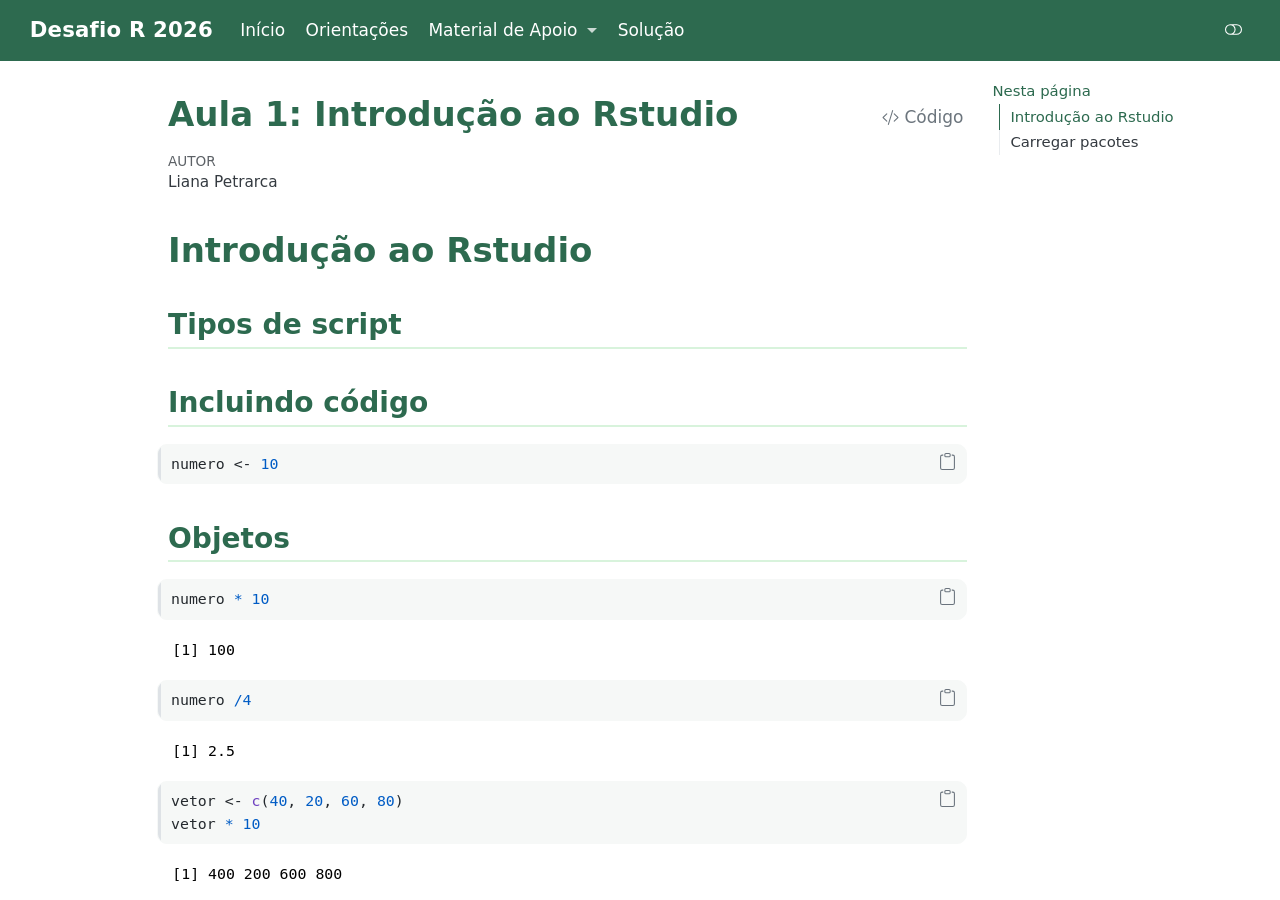
<file: docs/index.html>
<html xmlns="http://www.w3.org/1999/xhtml">    
  <head>      
    <title>Redirect to aula1_intro.html</title>      
    <meta http-equiv="refresh" content="0;URL='aula1_intro.html'" />    
  </head>    
  <body> 
  </body>  
</html>
</file>
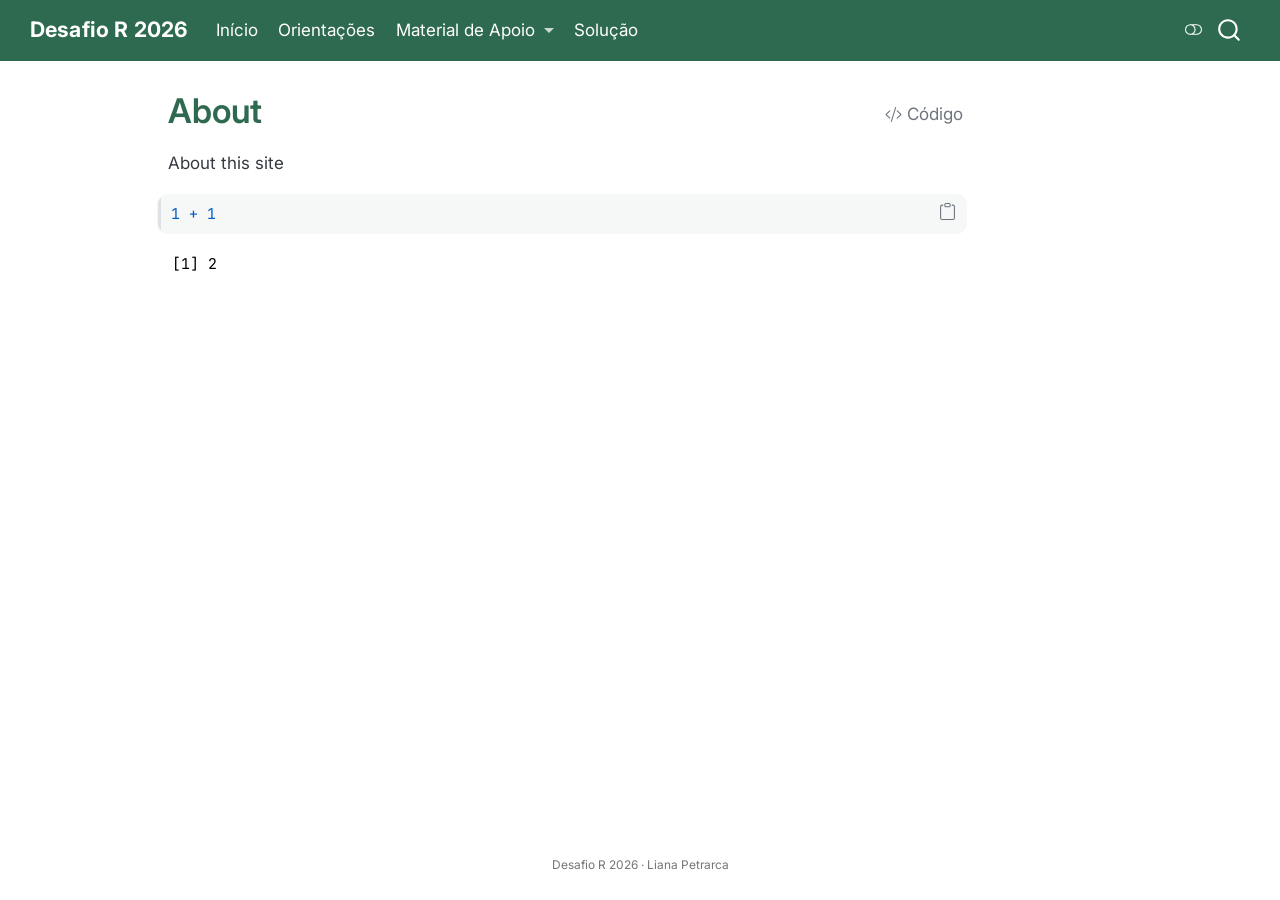
<file: docs/about.html>
<!DOCTYPE html>
<html xmlns="http://www.w3.org/1999/xhtml" lang="pt" xml:lang="pt"><head>

<meta charset="utf-8">
<meta name="generator" content="quarto-1.10.18">

<meta name="viewport" content="width=device-width, initial-scale=1.0, user-scalable=yes">


<title>About – Desafio R 2026</title>
<style>
/* Default styles provided by pandoc.
** See https://pandoc.org/MANUAL.html#variables-for-html for config info.
*/
span.smallcaps{font-variant: small-caps;}
div.columns{display: flex; gap: 1.5em;}
div.column{flex: auto;}
@media screen {
div.columns{gap: min(4vw, 1.5em);}
div.column{overflow-x: auto;}
}
div.hanging-indent{margin-left: 1.5em; text-indent: -1.5em;}
ul.task-list{list-style: none;}
ul.task-list li input[type="checkbox"] {
  width: 0.8em;
  margin: 0 0.8em 0.2em -1em; /* quarto-specific, see https://github.com/quarto-dev/quarto-cli/issues/4556 */ 
  vertical-align: middle;
}
/* CSS for syntax highlighting */
html { -webkit-text-size-adjust: 100%; }
pre > code.sourceCode { white-space: pre; position: relative; }
pre > code.sourceCode > span { display: inline-block; line-height: 1.25; }
pre > code.sourceCode > span:empty { height: 1.2em; }
.sourceCode { overflow: visible; }
code.sourceCode > span { color: inherit; text-decoration: inherit; }
div.sourceCode { margin: 1em 0; }
pre.sourceCode { margin: 0; }
@media screen {
div.sourceCode { overflow: auto; }
}
@media print {
pre > code.sourceCode { white-space: pre-wrap; }
pre > code.sourceCode > span { text-indent: -5em; padding-left: 5em; }
}
pre.numberSource code
  { counter-reset: source-line 0; }
pre.numberSource code > span
  { position: relative; left: -4em; counter-increment: source-line; }
pre.numberSource code > span > a:first-child::before
  { content: counter(source-line);
    position: relative; left: -1em; text-align: right; vertical-align: baseline;
    border: none; display: inline-block;
    -webkit-touch-callout: none; -webkit-user-select: none;
    -khtml-user-select: none; -moz-user-select: none;
    -ms-user-select: none; user-select: none;
    padding: 0 4px; width: 4em;
  }
pre.numberSource { margin-left: 3em;  padding-left: 4px; }
div.sourceCode
  {   }
@media screen {
pre > code.sourceCode > span > a:first-child::before { text-decoration: underline; }
}
</style>


<script src="site_libs/quarto-nav/quarto-nav.js"></script>
<script src="site_libs/quarto-nav/headroom.min.js"></script>
<script src="site_libs/clipboard/clipboard.min.js"></script>
<script src="site_libs/quarto-search/autocomplete.umd.js"></script>
<script src="site_libs/quarto-search/fuse.min.js"></script>
<script src="site_libs/quarto-search/quarto-search.js"></script>
<meta name="quarto:offset" content="./">
<script src="site_libs/quarto-html/quarto.js" type="module"></script>
<script src="site_libs/quarto-html/tabsets/tabsets.js" type="module"></script>
<script src="site_libs/quarto-html/popper.min.js"></script>
<script src="site_libs/quarto-html/tippy.umd.min.js"></script>
<script src="site_libs/quarto-html/anchor.min.js"></script>
<link href="site_libs/quarto-html/tippy.css" rel="stylesheet">
<link href="site_libs/quarto-html/quarto-syntax-highlighting-6e0128c39cda7d7c42e47bc7dcda5e0d.css" rel="stylesheet" class="quarto-color-scheme" id="quarto-text-highlighting-styles">
<link href="site_libs/quarto-html/quarto-syntax-highlighting-dark-8bf29ee76cb4493ab1b5419d89ddda8a.css" rel="stylesheet" class="quarto-color-scheme quarto-color-alternate" id="quarto-text-highlighting-styles">
<link href="site_libs/quarto-html/quarto-syntax-highlighting-6e0128c39cda7d7c42e47bc7dcda5e0d.css" rel="stylesheet" class="quarto-color-scheme-extra" id="quarto-text-highlighting-styles">
<script src="site_libs/bootstrap/bootstrap.min.js"></script>
<link href="site_libs/bootstrap/bootstrap-icons.css" rel="stylesheet">
<link href="site_libs/bootstrap/bootstrap-4dcf0521d6cc36b9be0e11d0257adca8.min.css" rel="stylesheet" append-hash="true" class="quarto-color-scheme" id="quarto-bootstrap" data-mode="light">
<link href="site_libs/bootstrap/bootstrap-dark-c941d5f7e9be9edf75435d728ce1626f.min.css" rel="stylesheet" append-hash="true" class="quarto-color-scheme quarto-color-alternate" id="quarto-bootstrap" data-mode="dark">
<link href="site_libs/bootstrap/bootstrap-4dcf0521d6cc36b9be0e11d0257adca8.min.css" rel="stylesheet" append-hash="true" class="quarto-color-scheme-extra" id="quarto-bootstrap" data-mode="light">
<script id="quarto-search-options" type="application/json">{
  "location": "navbar",
  "copy-button": false,
  "collapse-after": 3,
  "panel-placement": "end",
  "type": "overlay",
  "limit": 50,
  "keyboard-shortcut": [
    "f",
    "/",
    "s"
  ],
  "show-item-context": false,
  "language": {
    "search-no-results-text": "Nenhum resultado",
    "search-matching-documents-text": "documentos correspondentes",
    "search-copy-link-title": "Copiar link para a busca",
    "search-hide-matches-text": "Esconder correspondências adicionais",
    "search-more-match-text": "mais correspondência neste documento",
    "search-more-matches-text": "mais correspondências neste documento",
    "search-clear-button-title": "Limpar",
    "search-text-placeholder": "",
    "search-detached-cancel-button-title": "Cancelar",
    "search-submit-button-title": "Enviar",
    "search-label": "Procurar"
  }
}</script>


<link rel="stylesheet" href="styles.css">
</head>

<body class="nav-fixed quarto-light"><script id="quarto-html-before-body" type="application/javascript">
    const toggleBodyColorMode = (bsSheetEl) => {
      const mode = bsSheetEl.getAttribute("data-mode");
      const bodyEl = window.document.querySelector("body");
      if (mode === "dark") {
        bodyEl.classList.add("quarto-dark");
        bodyEl.classList.remove("quarto-light");
      } else {
        bodyEl.classList.add("quarto-light");
        bodyEl.classList.remove("quarto-dark");
      }
    }
    const toggleBodyColorPrimary = () => {
      const bsSheetEl = window.document.querySelector("link#quarto-bootstrap:not([rel=disabled-stylesheet])");
      if (bsSheetEl) {
        toggleBodyColorMode(bsSheetEl);
      }
    }
    const setColorSchemeToggle = (alternate) => {
      const toggles = window.document.querySelectorAll('.quarto-color-scheme-toggle');
      for (let i=0; i < toggles.length; i++) {
        const toggle = toggles[i];
        if (toggle) {
          if (alternate) {
            toggle.classList.add("alternate");
          } else {
            toggle.classList.remove("alternate");
          }
        }
      }
    };
    const toggleColorMode = (alternate) => {
      // Switch the stylesheets
      const primaryStylesheets = window.document.querySelectorAll('link.quarto-color-scheme:not(.quarto-color-alternate)');
      const alternateStylesheets = window.document.querySelectorAll('link.quarto-color-scheme.quarto-color-alternate');
      manageTransitions('#quarto-margin-sidebar .nav-link', false);
      if (alternate) {
        // note: dark is layered on light, we don't disable primary!
        enableStylesheet(alternateStylesheets);
        for (const sheetNode of alternateStylesheets) {
          if (sheetNode.id === "quarto-bootstrap") {
            toggleBodyColorMode(sheetNode);
          }
        }
      } else {
        disableStylesheet(alternateStylesheets);
        enableStylesheet(primaryStylesheets)
        toggleBodyColorPrimary();
      }
      manageTransitions('#quarto-margin-sidebar .nav-link', true);
      // Switch the toggles
      setColorSchemeToggle(alternate)
      // Hack to workaround the fact that safari doesn't
      // properly recolor the scrollbar when toggling (#1455)
      if (navigator.userAgent.indexOf('Safari') > 0 && navigator.userAgent.indexOf('Chrome') == -1) {
        manageTransitions("body", false);
        window.scrollTo(0, 1);
        setTimeout(() => {
          window.scrollTo(0, 0);
          manageTransitions("body", true);
        }, 40);
      }
    }
    const disableStylesheet = (stylesheets) => {
      for (let i=0; i < stylesheets.length; i++) {
        const stylesheet = stylesheets[i];
        stylesheet.rel = 'disabled-stylesheet';
      }
    }
    const enableStylesheet = (stylesheets) => {
      for (let i=0; i < stylesheets.length; i++) {
        const stylesheet = stylesheets[i];
        if(stylesheet.rel !== 'stylesheet') { // for Chrome, which will still FOUC without this check
          stylesheet.rel = 'stylesheet';
        }
      }
    }
    const manageTransitions = (selector, allowTransitions) => {
      const els = window.document.querySelectorAll(selector);
      for (let i=0; i < els.length; i++) {
        const el = els[i];
        if (allowTransitions) {
          el.classList.remove('notransition');
        } else {
          el.classList.add('notransition');
        }
      }
    }
    const isFileUrl = () => {
      return window.location.protocol === 'file:';
    }
    const hasAlternateSentinel = () => {
      let styleSentinel = getColorSchemeSentinel();
      if (styleSentinel !== null) {
        return styleSentinel === "alternate";
      } else {
        return false;
      }
    }
    const setStyleSentinel = (alternate) => {
      const value = alternate ? "alternate" : "default";
      if (!isFileUrl()) {
        window.localStorage.setItem("quarto-color-scheme", value);
      } else {
        localAlternateSentinel = value;
      }
    }
    const getColorSchemeSentinel = () => {
      if (!isFileUrl()) {
        const storageValue = window.localStorage.getItem("quarto-color-scheme");
        return storageValue != null ? storageValue : localAlternateSentinel;
      } else {
        return localAlternateSentinel;
      }
    }
    const toggleGiscusIfUsed = (isAlternate, darkModeDefault) => {
      const baseTheme = document.querySelector('#giscus-base-theme')?.value ?? 'light';
      const alternateTheme = document.querySelector('#giscus-alt-theme')?.value ?? 'dark';
      let newTheme = '';
      if(authorPrefersDark) {
        newTheme = isAlternate ? baseTheme : alternateTheme;
      } else {
        newTheme = isAlternate ? alternateTheme : baseTheme;
      }
      const changeGiscusTheme = () => {
        // From: https://github.com/giscus/giscus/issues/336
        const sendMessage = (message) => {
          const iframe = document.querySelector('iframe.giscus-frame');
          if (!iframe) return;
          iframe.contentWindow.postMessage({ giscus: message }, 'https://giscus.app');
        }
        sendMessage({
          setConfig: {
            theme: newTheme
          }
        });
      }
      const isGiscussLoaded = window.document.querySelector('iframe.giscus-frame') !== null;
      if (isGiscussLoaded) {
        changeGiscusTheme();
      }
    };
    const authorPrefersDark = false;
    const darkModeDefault = authorPrefersDark;
      document.querySelector('link#quarto-text-highlighting-styles.quarto-color-scheme-extra').rel = 'disabled-stylesheet';
      document.querySelector('link#quarto-bootstrap.quarto-color-scheme-extra').rel = 'disabled-stylesheet';
    let localAlternateSentinel = darkModeDefault ? 'alternate' : 'default';
    // Dark / light mode switch
    window.quartoToggleColorScheme = () => {
      // Read the current dark / light value
      let toAlternate = !hasAlternateSentinel();
      toggleColorMode(toAlternate);
      setStyleSentinel(toAlternate);
      toggleGiscusIfUsed(toAlternate, darkModeDefault);
      window.dispatchEvent(new Event('resize'));
    };
    // Switch to dark mode if need be
    if (hasAlternateSentinel()) {
      toggleColorMode(true);
    } else {
      toggleColorMode(false);
    }
  </script>

<div id="quarto-search-results"></div>
  <header id="quarto-header" class="headroom fixed-top">
    <nav class="navbar navbar-expand-lg " data-bs-theme="dark">
      <div class="navbar-container container-fluid">
      <div class="navbar-brand-container mx-auto">
    <a class="navbar-brand" href="./index.html">
    <span class="navbar-title">Desafio R 2026</span>
    </a>
  </div>
            <div id="quarto-search" class="" title="Procurar"></div>
          <button class="navbar-toggler" type="button" data-bs-toggle="collapse" data-bs-target="#navbarCollapse" aria-controls="navbarCollapse" role="menu" aria-expanded="false" aria-label="Alternar de navegação" onclick="if (window.quartoToggleHeadroom) { window.quartoToggleHeadroom(); }">
  <span class="navbar-toggler-icon"></span>
</button>
          <div class="collapse navbar-collapse" id="navbarCollapse">
            <ul class="navbar-nav navbar-nav-scroll me-auto">
  <li class="nav-item">
    <a class="nav-link" href="./index.qmd"> 
<span class="menu-text">Início</span></a>
  </li>  
  <li class="nav-item">
    <a class="nav-link" href="./orientacoes.html"> 
<span class="menu-text">Orientações</span></a>
  </li>  
  <li class="nav-item dropdown ">
    <a class="nav-link dropdown-toggle" href="#" id="nav-menu-material-de-apoio" role="link" data-bs-toggle="dropdown" aria-expanded="false">
 <span class="menu-text">Material de Apoio</span>
    </a>
    <ul class="dropdown-menu" aria-labelledby="nav-menu-material-de-apoio">    
        <li>
    <a class="dropdown-item" href="./aula1_intro.html">
 <span class="dropdown-text">Aula 1 – Introdução</span></a>
  </li>  
        <li>
    <a class="dropdown-item" href="./aula_2_tipo_de_dados.html">
 <span class="dropdown-text">Aula 2 – Tipos de dados</span></a>
  </li>  
        <li>
    <a class="dropdown-item" href="./aula3_dados.html">
 <span class="dropdown-text">Aula 3 – Dados</span></a>
  </li>  
        <li>
    <a class="dropdown-item" href="./aula5.html">
 <span class="dropdown-text">Aula 5</span></a>
  </li>  
        <li>
    <a class="dropdown-item" href="./AULA6.html">
 <span class="dropdown-text">Aula 6 – Mutação e resumo</span></a>
  </li>  
    </ul>
  </li>
  <li class="nav-item">
    <a class="nav-link" href="./solucao.html"> 
<span class="menu-text">Solução</span></a>
  </li>  
</ul>
          </div> <!-- /navcollapse -->
            <div class="quarto-navbar-tools">
  <a href="" class="quarto-color-scheme-toggle quarto-navigation-tool  px-1" onclick="window.quartoToggleColorScheme(); return false;" title="Alternar modo escuro"><i class="bi"></i></a>
</div>
      </div> <!-- /container-fluid -->
    </nav>
</header>
<!-- content -->
<div id="quarto-content" class="quarto-container page-columns page-rows-contents page-layout-article page-navbar">
<!-- sidebar -->
<!-- margin-sidebar -->
    <div id="quarto-margin-sidebar" class="sidebar margin-sidebar zindex-bottom">
        
    </div>
<!-- main -->
<main class="content" id="quarto-document-content">


<header id="title-block-header" class="quarto-title-block default">
<div class="quarto-title">
<div class="quarto-title-block"><div><h1 class="title">About</h1><button type="button" class="btn code-tools-button" id="quarto-code-tools-source"><i class="bi"></i> Código</button></div></div>
</div>



<div class="quarto-title-meta">

    
  
    
  </div>
  


</header>


<p>About this site</p>
<div class="cell">
<div class="code-copy-outer-scaffold"><div class="sourceCode cell-code" id="cb1"><pre class="sourceCode r code-with-copy"><code class="sourceCode r"><span id="cb1-1"><a href="#cb1-1" aria-hidden="true" tabindex="-1"></a><span class="dv">1</span> <span class="sc">+</span> <span class="dv">1</span></span></code></pre></div><button title="Copiar para a área de transferência" class="code-copy-button"><i class="bi"></i></button></div>
<div class="cell-output cell-output-stdout">
<pre><code>[1] 2</code></pre>
</div>
</div>


<!-- -->


</main> <!-- /main -->
<script id="quarto-html-after-body" type="application/javascript">
  window.document.addEventListener("DOMContentLoaded", function (event) {
    // Ensure there is a toggle, if there isn't float one in the top right
    if (window.document.querySelector('.quarto-color-scheme-toggle') === null) {
      const a = window.document.createElement('a');
      a.classList.add('top-right');
      a.classList.add('quarto-color-scheme-toggle');
      a.href = "";
      a.onclick = function() { try { window.quartoToggleColorScheme(); } catch {} return false; };
      const i = window.document.createElement("i");
      i.classList.add('bi');
      a.appendChild(i);
      window.document.body.appendChild(a);
    }
    setColorSchemeToggle(hasAlternateSentinel())
    const icon = "";
    const anchorJS = new window.AnchorJS();
    anchorJS.options = {
      placement: 'right',
      icon: icon
    };
    anchorJS.add('.anchored');
    const isCodeAnnotation = (el) => {
      for (const clz of el.classList) {
        if (clz.startsWith('code-annotation-')) {                     
          return true;
        }
      }
      return false;
    }
    const onCopySuccess = function(e) {
      // button target
      const button = e.trigger;
      // don't keep focus
      button.blur();
      // flash "checked"
      button.classList.add('code-copy-button-checked');
      var currentTitle = button.getAttribute("title");
      button.setAttribute("title", "Copiada");
      let tooltip;
      if (window.bootstrap) {
        button.setAttribute("data-bs-toggle", "tooltip");
        button.setAttribute("data-bs-placement", "left");
        button.setAttribute("data-bs-title", "Copiada");
        tooltip = new bootstrap.Tooltip(button, 
          { trigger: "manual", 
            customClass: "code-copy-button-tooltip",
            offset: [0, -8]});
        tooltip.show();    
      }
      setTimeout(function() {
        if (tooltip) {
          tooltip.hide();
          button.removeAttribute("data-bs-title");
          button.removeAttribute("data-bs-toggle");
          button.removeAttribute("data-bs-placement");
        }
        button.setAttribute("title", currentTitle);
        button.classList.remove('code-copy-button-checked');
      }, 1000);
      // clear code selection
      e.clearSelection();
    }
    const getTextToCopy = function(trigger) {
      const outerScaffold = trigger.parentElement.cloneNode(true);
      const codeEl = outerScaffold.querySelector('code');
      for (const childEl of codeEl.children) {
        if (isCodeAnnotation(childEl)) {
          childEl.remove();
        }
      }
      return codeEl.innerText;
    }
    const clipboard = new window.ClipboardJS('.code-copy-button:not([data-in-quarto-modal])', {
      text: getTextToCopy
    });
    clipboard.on('success', onCopySuccess);
    if (window.document.getElementById('quarto-embedded-source-code-modal')) {
      const clipboardModal = new window.ClipboardJS('.code-copy-button[data-in-quarto-modal]', {
        text: getTextToCopy,
        container: window.document.getElementById('quarto-embedded-source-code-modal')
      });
      clipboardModal.on('success', onCopySuccess);
    }
    const viewSource = window.document.getElementById('quarto-view-source') ||
                       window.document.getElementById('quarto-code-tools-source');
    if (viewSource) {
      const sourceUrl = viewSource.getAttribute("data-quarto-source-url");
      viewSource.addEventListener("click", function(e) {
        if (sourceUrl) {
          // rstudio viewer pane
          if (/\bcapabilities=\b/.test(window.location)) {
            window.open(sourceUrl);
          } else {
            window.location.href = sourceUrl;
          }
        } else {
          const modal = new bootstrap.Modal(document.getElementById('quarto-embedded-source-code-modal'));
          modal.show();
        }
        return false;
      });
    }
    function toggleCodeHandler(show) {
      return function(e) {
        const cellDetails = window.document.querySelectorAll(".cell details.code-fold");
        for (let i=0; i<cellDetails.length; i++) {
          const details = cellDetails[i];
          if (show) {
            details.open = true;
          } else {
            details.removeAttribute("open");
          }
        }
        const cellCodeDivs = window.document.querySelectorAll(".cell div.sourceCode.cell-code");
        const fromCls = show ? "hidden" : "unhidden";
        const toCls = show ? "unhidden" : "hidden";
        for (let i=0; i<cellCodeDivs.length; i++) {
          const codeDiv = cellCodeDivs[i];
          if (codeDiv.classList.contains(fromCls)) {
            codeDiv.classList.remove(fromCls);
            codeDiv.classList.add(toCls);
          } 
        }
        return false;
      }
    }
    const hideAllCode = window.document.getElementById("quarto-hide-all-code");
    if (hideAllCode) {
      hideAllCode.addEventListener("click", toggleCodeHandler(false));
    }
    const showAllCode = window.document.getElementById("quarto-show-all-code");
    if (showAllCode) {
      showAllCode.addEventListener("click", toggleCodeHandler(true));
    }
      var localhostRegex = new RegExp(/^(?:http|https):\/\/localhost\:?[0-9]*\//);
      var mailtoRegex = new RegExp(/^mailto:/);
        var filterRegex = new RegExp('/' + window.location.host + '/');
      var isInternal = (href) => {
          return filterRegex.test(href) || localhostRegex.test(href) || mailtoRegex.test(href);
      }
      // Inspect non-navigation links and adorn them if external
     var links = window.document.querySelectorAll('a[href]:not(.nav-link):not(.navbar-brand):not(.toc-action):not(.sidebar-link):not(.sidebar-item-toggle):not(.pagination-link):not(.no-external):not([aria-hidden]):not(.dropdown-item):not(.quarto-navigation-tool):not(.about-link)');
      for (var i=0; i<links.length; i++) {
        const link = links[i];
        if (!isInternal(link.href)) {
          // undo the damage that might have been done by quarto-nav.js in the case of
          // links that we want to consider external
          if (link.dataset.originalHref !== undefined) {
            link.href = link.dataset.originalHref;
          }
        }
      }
    function tippyHover(el, contentFn, onTriggerFn, onUntriggerFn) {
      const config = {
        allowHTML: true,
        maxWidth: 500,
        delay: 100,
        arrow: false,
        appendTo: function(el) {
            return el.parentElement;
        },
        interactive: true,
        interactiveBorder: 10,
        theme: 'quarto',
        placement: 'bottom-start',
      };
      if (contentFn) {
        config.content = contentFn;
      }
      if (onTriggerFn) {
        config.onTrigger = onTriggerFn;
      }
      if (onUntriggerFn) {
        config.onUntrigger = onUntriggerFn;
      }
      window.tippy(el, config); 
    }
    const noterefs = window.document.querySelectorAll('a[role="doc-noteref"]');
    for (var i=0; i<noterefs.length; i++) {
      const ref = noterefs[i];
      tippyHover(ref, function() {
        // use id or data attribute instead here
        let href = ref.getAttribute('data-footnote-href') || ref.getAttribute('href');
        try { href = new URL(href).hash; } catch {}
        const id = href.replace(/^#\/?/, "");
        const note = window.document.getElementById(id);
        if (note) {
          return note.innerHTML;
        } else {
          return "";
        }
      });
    }
    const xrefs = window.document.querySelectorAll('a.quarto-xref');
    const processXRef = (id, note) => {
      // Strip column container classes
      const stripColumnClz = (el) => {
        el.classList.remove("page-full", "page-columns");
        if (el.children) {
          for (const child of el.children) {
            stripColumnClz(child);
          }
        }
      }
      stripColumnClz(note)
      if (id === null || id.startsWith('sec-')) {
        // Special case sections, only their first couple elements
        const container = document.createElement("div");
        if (note.children && note.children.length > 2) {
          container.appendChild(note.children[0].cloneNode(true));
          for (let i = 1; i < note.children.length; i++) {
            const child = note.children[i];
            if (child.tagName === "P" && child.innerText === "") {
              continue;
            } else {
              container.appendChild(child.cloneNode(true));
              break;
            }
          }
          if (window.Quarto?.typesetMath) {
            window.Quarto.typesetMath(container);
          }
          return container.innerHTML
        } else {
          if (window.Quarto?.typesetMath) {
            window.Quarto.typesetMath(note);
          }
          return note.innerHTML;
        }
      } else {
        // Remove any anchor links if they are present
        const anchorLink = note.querySelector('a.anchorjs-link');
        if (anchorLink) {
          anchorLink.remove();
        }
        if (window.Quarto?.typesetMath) {
          window.Quarto.typesetMath(note);
        }
        if (note.classList.contains("callout")) {
          return note.outerHTML;
        } else {
          return note.innerHTML;
        }
      }
    }
    for (var i=0; i<xrefs.length; i++) {
      const xref = xrefs[i];
      tippyHover(xref, undefined, function(instance) {
        instance.disable();
        let url = xref.getAttribute('href');
        let hash = undefined; 
        if (url.startsWith('#')) {
          hash = url;
        } else {
          try { hash = new URL(url).hash; } catch {}
        }
        if (hash) {
          const id = hash.replace(/^#\/?/, "");
          const note = window.document.getElementById(id);
          if (note !== null) {
            try {
              const html = processXRef(id, note.cloneNode(true));
              instance.setContent(html);
            } finally {
              instance.enable();
              instance.show();
            }
          } else {
            // See if we can fetch this
            fetch(url.split('#')[0])
            .then(res => res.text())
            .then(html => {
              const parser = new DOMParser();
              const htmlDoc = parser.parseFromString(html, "text/html");
              const note = htmlDoc.getElementById(id);
              if (note !== null) {
                const html = processXRef(id, note);
                instance.setContent(html);
              } 
            }).finally(() => {
              instance.enable();
              instance.show();
            });
          }
        } else {
          // See if we can fetch a full url (with no hash to target)
          // This is a special case and we should probably do some content thinning / targeting
          fetch(url)
          .then(res => res.text())
          .then(html => {
            const parser = new DOMParser();
            const htmlDoc = parser.parseFromString(html, "text/html");
            const note = htmlDoc.querySelector('main.content');
            if (note !== null) {
              // This should only happen for chapter cross references
              // (since there is no id in the URL)
              // remove the first header
              if (note.children.length > 0 && note.children[0].tagName === "HEADER") {
                note.children[0].remove();
              }
              const html = processXRef(null, note);
              instance.setContent(html);
            } 
          }).finally(() => {
            instance.enable();
            instance.show();
          });
        }
      }, function(instance) {
      });
    }
        let selectedAnnoteEl;
        const selectorForAnnotation = ( cell, annotation) => {
          let cellAttr = 'data-code-cell="' + cell + '"';
          let lineAttr = 'data-code-annotation="' +  annotation + '"';
          const selector = 'span[' + cellAttr + '][' + lineAttr + ']';
          return selector;
        }
        const selectCodeLines = (annoteEl) => {
          const doc = window.document;
          const targetCell = annoteEl.getAttribute("data-target-cell");
          const targetAnnotation = annoteEl.getAttribute("data-target-annotation");
          const annoteSpan = window.document.querySelector(selectorForAnnotation(targetCell, targetAnnotation));
          const lines = annoteSpan.getAttribute("data-code-lines").split(",");
          const lineIds = lines.map((line) => {
            return targetCell + "-" + line;
          })
          let top = null;
          let height = null;
          let parent = null;
          if (lineIds.length > 0) {
              //compute the position of the single el (top and bottom and make a div)
              const el = window.document.getElementById(lineIds[0]);
              top = el.offsetTop;
              height = el.offsetHeight;
              parent = el.parentElement.parentElement;
            if (lineIds.length > 1) {
              const lastEl = window.document.getElementById(lineIds[lineIds.length - 1]);
              const bottom = lastEl.offsetTop + lastEl.offsetHeight;
              height = bottom - top;
            }
            if (top !== null && height !== null && parent !== null) {
              // cook up a div (if necessary) and position it 
              let div = window.document.getElementById("code-annotation-line-highlight");
              if (div === null) {
                div = window.document.createElement("div");
                div.setAttribute("id", "code-annotation-line-highlight");
                div.style.position = 'absolute';
                parent.appendChild(div);
              }
              div.style.top = top - 2 + "px";
              div.style.height = height + 4 + "px";
              div.style.left = 0;
              let gutterDiv = window.document.getElementById("code-annotation-line-highlight-gutter");
              if (gutterDiv === null) {
                gutterDiv = window.document.createElement("div");
                gutterDiv.setAttribute("id", "code-annotation-line-highlight-gutter");
                gutterDiv.style.position = 'absolute';
                const codeCell = window.document.getElementById(targetCell);
                const gutter = codeCell.querySelector('.code-annotation-gutter');
                gutter.appendChild(gutterDiv);
              }
              gutterDiv.style.top = top - 2 + "px";
              gutterDiv.style.height = height + 4 + "px";
            }
            selectedAnnoteEl = annoteEl;
          }
        };
        const unselectCodeLines = () => {
          const elementsIds = ["code-annotation-line-highlight", "code-annotation-line-highlight-gutter"];
          elementsIds.forEach((elId) => {
            const div = window.document.getElementById(elId);
            if (div) {
              div.remove();
            }
          });
          selectedAnnoteEl = undefined;
        };
          // Handle positioning of the toggle
      window.addEventListener(
        "resize",
        throttle(() => {
          elRect = undefined;
          if (selectedAnnoteEl) {
            selectCodeLines(selectedAnnoteEl);
          }
        }, 10)
      );
      function throttle(fn, ms) {
      let throttle = false;
      let timer;
        return (...args) => {
          if(!throttle) { // first call gets through
              fn.apply(this, args);
              throttle = true;
          } else { // all the others get throttled
              if(timer) clearTimeout(timer); // cancel #2
              timer = setTimeout(() => {
                fn.apply(this, args);
                timer = throttle = false;
              }, ms);
          }
        };
      }
        // Attach click handler to the DT
        const annoteDls = window.document.querySelectorAll('dt[data-target-cell]');
        for (const annoteDlNode of annoteDls) {
          annoteDlNode.addEventListener('click', (event) => {
            const clickedEl = event.target;
            if (clickedEl !== selectedAnnoteEl) {
              unselectCodeLines();
              const activeEl = window.document.querySelector('dt[data-target-cell].code-annotation-active');
              if (activeEl) {
                activeEl.classList.remove('code-annotation-active');
              }
              selectCodeLines(clickedEl);
              clickedEl.classList.add('code-annotation-active');
            } else {
              // Unselect the line
              unselectCodeLines();
              clickedEl.classList.remove('code-annotation-active');
            }
          });
        }
    const findCites = (el) => {
      const parentEl = el.parentElement;
      if (parentEl) {
        const cites = parentEl.dataset.cites;
        if (cites) {
          return {
            el,
            cites: cites.split(' ')
          };
        } else {
          return findCites(el.parentElement)
        }
      } else {
        return undefined;
      }
    };
    var bibliorefs = window.document.querySelectorAll('a[role="doc-biblioref"]');
    for (var i=0; i<bibliorefs.length; i++) {
      const ref = bibliorefs[i];
      const citeInfo = findCites(ref);
      if (citeInfo) {
        tippyHover(citeInfo.el, function() {
          var popup = window.document.createElement('div');
          citeInfo.cites.forEach(function(cite) {
            var citeDiv = window.document.createElement('div');
            citeDiv.classList.add('hanging-indent');
            citeDiv.classList.add('csl-entry');
            var biblioDiv = window.document.getElementById('ref-' + cite);
            if (biblioDiv) {
              citeDiv.innerHTML = biblioDiv.innerHTML;
            }
            popup.appendChild(citeDiv);
          });
          return popup.innerHTML;
        });
      }
    }
  });
  </script><div class="modal fade" id="quarto-embedded-source-code-modal" tabindex="-1" aria-labelledby="quarto-embedded-source-code-modal-label" aria-hidden="true"><div class="modal-dialog modal-dialog-scrollable"><div class="modal-content"><div class="modal-header"><h5 class="modal-title" id="quarto-embedded-source-code-modal-label">Código fonte</h5><button class="btn-close" data-bs-dismiss="modal"></button></div><div class="modal-body"><div class="">
<div class="code-copy-outer-scaffold"><div class="sourceCode" id="cb3" data-shortcodes="false"><pre class="sourceCode markdown code-with-copy"><code class="sourceCode markdown"><span id="cb3-1"><a href="#cb3-1" aria-hidden="true" tabindex="-1"></a><span class="co">---</span></span>
<span id="cb3-2"><a href="#cb3-2" aria-hidden="true" tabindex="-1"></a><span class="an">title:</span><span class="co"> "About"</span></span>
<span id="cb3-3"><a href="#cb3-3" aria-hidden="true" tabindex="-1"></a><span class="co">---</span></span>
<span id="cb3-4"><a href="#cb3-4" aria-hidden="true" tabindex="-1"></a></span>
<span id="cb3-5"><a href="#cb3-5" aria-hidden="true" tabindex="-1"></a>About this site</span>
<span id="cb3-6"><a href="#cb3-6" aria-hidden="true" tabindex="-1"></a></span>
<span id="cb3-9"><a href="#cb3-9" aria-hidden="true" tabindex="-1"></a><span class="in">```{r}</span></span>
<span id="cb3-10"><a href="#cb3-10" aria-hidden="true" tabindex="-1"></a><span class="dv">1</span> <span class="sc">+</span> <span class="dv">1</span></span>
<span id="cb3-11"><a href="#cb3-11" aria-hidden="true" tabindex="-1"></a><span class="in">```</span></span>
</code></pre></div><button title="Copiar para a área de transferência" class="code-copy-button" data-in-quarto-modal=""><i class="bi"></i></button></div>
</div></div></div></div></div>
</div> <!-- /content -->
<footer class="footer">
  <div class="nav-footer">
    <div class="nav-footer-left">
      &nbsp;
    </div>   
    <div class="nav-footer-center">
<p>Desafio R 2026 · Liana Petrarca</p>
</div>
    <div class="nav-footer-right">
      &nbsp;
    </div>
  </div>
</footer>




</body></html>
</file>
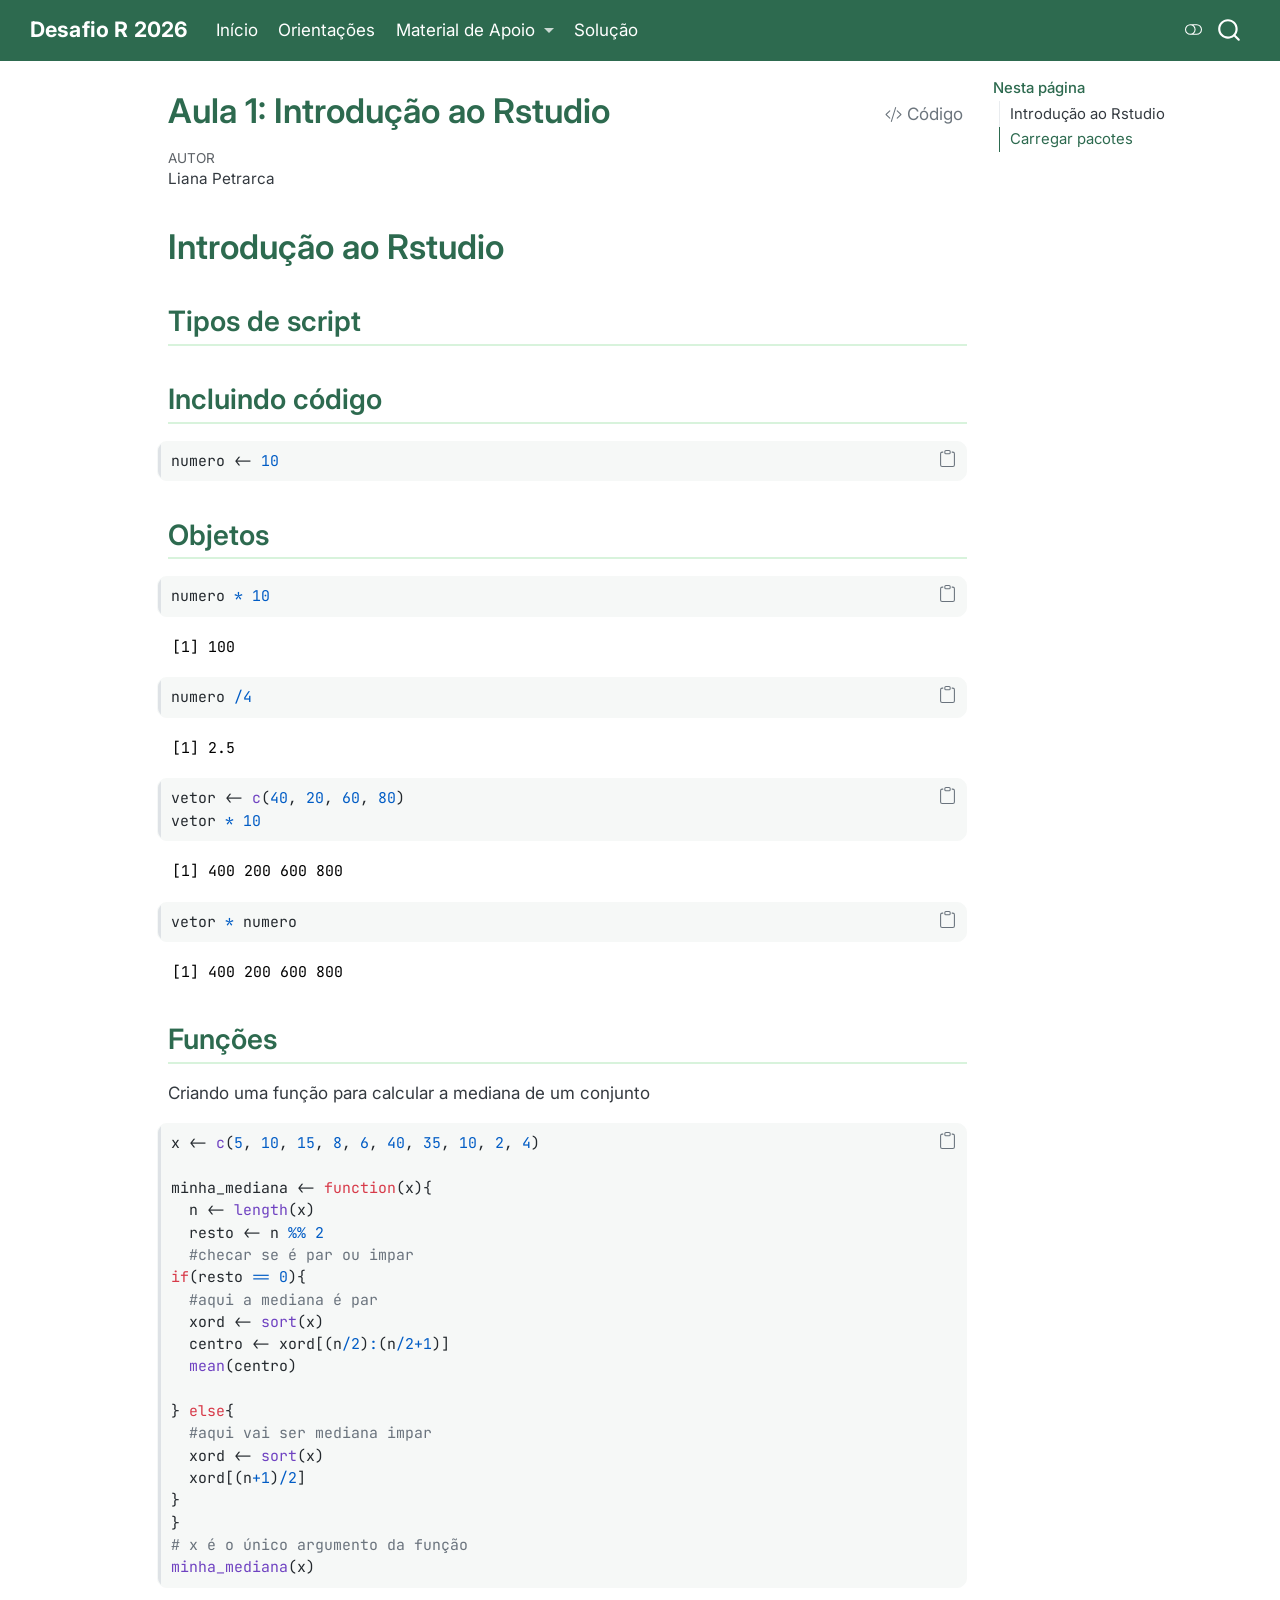
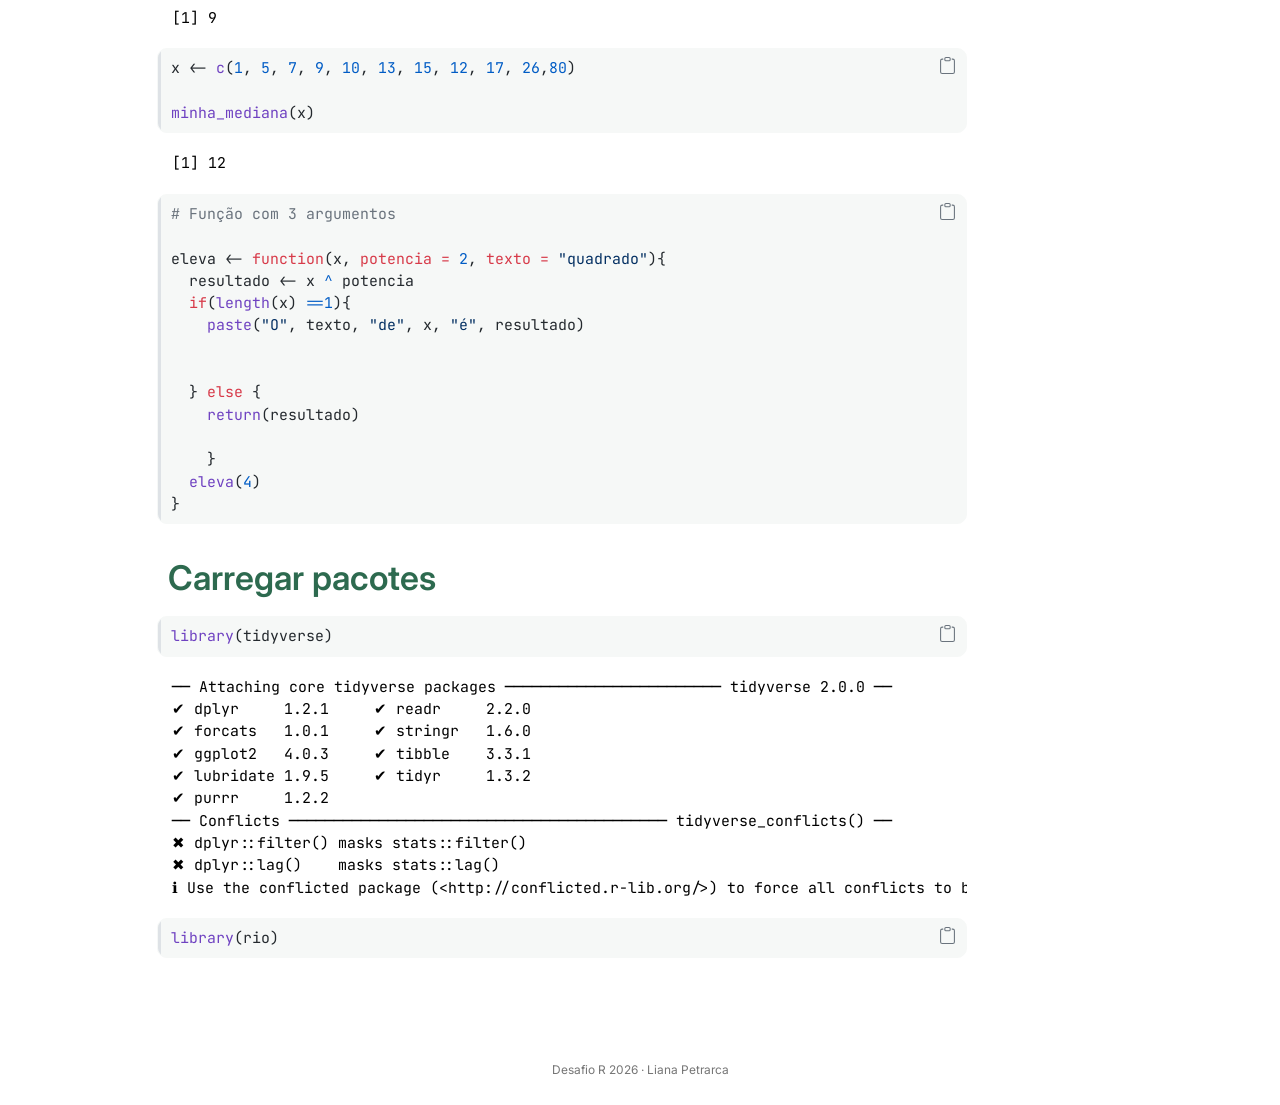
<file: docs/aula1_intro.html>
<!DOCTYPE html>
<html xmlns="http://www.w3.org/1999/xhtml" lang="pt" xml:lang="pt"><head>

<meta charset="utf-8">
<meta name="generator" content="quarto-1.10.18">

<meta name="viewport" content="width=device-width, initial-scale=1.0, user-scalable=yes">

<meta name="author" content="Liana Petrarca">

<title>Aula 1: Introdução ao Rstudio – Desafio R 2026</title>
<style>
/* Default styles provided by pandoc.
** See https://pandoc.org/MANUAL.html#variables-for-html for config info.
*/
span.smallcaps{font-variant: small-caps;}
div.columns{display: flex; gap: 1.5em;}
div.column{flex: auto;}
@media screen {
div.columns{gap: min(4vw, 1.5em);}
div.column{overflow-x: auto;}
}
div.hanging-indent{margin-left: 1.5em; text-indent: -1.5em;}
ul.task-list{list-style: none;}
ul.task-list li input[type="checkbox"] {
  width: 0.8em;
  margin: 0 0.8em 0.2em -1em; /* quarto-specific, see https://github.com/quarto-dev/quarto-cli/issues/4556 */ 
  vertical-align: middle;
}
/* CSS for syntax highlighting */
html { -webkit-text-size-adjust: 100%; }
pre > code.sourceCode { white-space: pre; position: relative; }
pre > code.sourceCode > span { display: inline-block; line-height: 1.25; }
pre > code.sourceCode > span:empty { height: 1.2em; }
.sourceCode { overflow: visible; }
code.sourceCode > span { color: inherit; text-decoration: inherit; }
div.sourceCode { margin: 1em 0; }
pre.sourceCode { margin: 0; }
@media screen {
div.sourceCode { overflow: auto; }
}
@media print {
pre > code.sourceCode { white-space: pre-wrap; }
pre > code.sourceCode > span { text-indent: -5em; padding-left: 5em; }
}
pre.numberSource code
  { counter-reset: source-line 0; }
pre.numberSource code > span
  { position: relative; left: -4em; counter-increment: source-line; }
pre.numberSource code > span > a:first-child::before
  { content: counter(source-line);
    position: relative; left: -1em; text-align: right; vertical-align: baseline;
    border: none; display: inline-block;
    -webkit-touch-callout: none; -webkit-user-select: none;
    -khtml-user-select: none; -moz-user-select: none;
    -ms-user-select: none; user-select: none;
    padding: 0 4px; width: 4em;
  }
pre.numberSource { margin-left: 3em;  padding-left: 4px; }
div.sourceCode
  {   }
@media screen {
pre > code.sourceCode > span > a:first-child::before { text-decoration: underline; }
}
</style>


<script src="site_libs/quarto-nav/quarto-nav.js"></script>
<script src="site_libs/quarto-nav/headroom.min.js"></script>
<script src="site_libs/clipboard/clipboard.min.js"></script>
<script src="site_libs/quarto-search/autocomplete.umd.js"></script>
<script src="site_libs/quarto-search/fuse.min.js"></script>
<script src="site_libs/quarto-search/quarto-search.js"></script>
<meta name="quarto:offset" content="./">
<script src="site_libs/quarto-html/quarto.js" type="module"></script>
<script src="site_libs/quarto-html/tabsets/tabsets.js" type="module"></script>
<script src="site_libs/quarto-html/popper.min.js"></script>
<script src="site_libs/quarto-html/tippy.umd.min.js"></script>
<script src="site_libs/quarto-html/anchor.min.js"></script>
<link href="site_libs/quarto-html/tippy.css" rel="stylesheet">
<link href="site_libs/quarto-html/quarto-syntax-highlighting-6e0128c39cda7d7c42e47bc7dcda5e0d.css" rel="stylesheet" class="quarto-color-scheme" id="quarto-text-highlighting-styles">
<link href="site_libs/quarto-html/quarto-syntax-highlighting-dark-8bf29ee76cb4493ab1b5419d89ddda8a.css" rel="stylesheet" class="quarto-color-scheme quarto-color-alternate" id="quarto-text-highlighting-styles">
<link href="site_libs/quarto-html/quarto-syntax-highlighting-6e0128c39cda7d7c42e47bc7dcda5e0d.css" rel="stylesheet" class="quarto-color-scheme-extra" id="quarto-text-highlighting-styles">
<script src="site_libs/bootstrap/bootstrap.min.js"></script>
<link href="site_libs/bootstrap/bootstrap-icons.css" rel="stylesheet">
<link href="site_libs/bootstrap/bootstrap-4dcf0521d6cc36b9be0e11d0257adca8.min.css" rel="stylesheet" append-hash="true" class="quarto-color-scheme" id="quarto-bootstrap" data-mode="light">
<link href="site_libs/bootstrap/bootstrap-dark-c941d5f7e9be9edf75435d728ce1626f.min.css" rel="stylesheet" append-hash="true" class="quarto-color-scheme quarto-color-alternate" id="quarto-bootstrap" data-mode="dark">
<link href="site_libs/bootstrap/bootstrap-4dcf0521d6cc36b9be0e11d0257adca8.min.css" rel="stylesheet" append-hash="true" class="quarto-color-scheme-extra" id="quarto-bootstrap" data-mode="light">
<script id="quarto-search-options" type="application/json">{
  "location": "navbar",
  "copy-button": false,
  "collapse-after": 3,
  "panel-placement": "end",
  "type": "overlay",
  "limit": 50,
  "keyboard-shortcut": [
    "f",
    "/",
    "s"
  ],
  "show-item-context": false,
  "language": {
    "search-no-results-text": "Nenhum resultado",
    "search-matching-documents-text": "documentos correspondentes",
    "search-copy-link-title": "Copiar link para a busca",
    "search-hide-matches-text": "Esconder correspondências adicionais",
    "search-more-match-text": "mais correspondência neste documento",
    "search-more-matches-text": "mais correspondências neste documento",
    "search-clear-button-title": "Limpar",
    "search-text-placeholder": "",
    "search-detached-cancel-button-title": "Cancelar",
    "search-submit-button-title": "Enviar",
    "search-label": "Procurar"
  }
}</script>


<link rel="stylesheet" href="styles.css">
</head>

<body class="nav-fixed quarto-light"><script id="quarto-html-before-body" type="application/javascript">
    const toggleBodyColorMode = (bsSheetEl) => {
      const mode = bsSheetEl.getAttribute("data-mode");
      const bodyEl = window.document.querySelector("body");
      if (mode === "dark") {
        bodyEl.classList.add("quarto-dark");
        bodyEl.classList.remove("quarto-light");
      } else {
        bodyEl.classList.add("quarto-light");
        bodyEl.classList.remove("quarto-dark");
      }
    }
    const toggleBodyColorPrimary = () => {
      const bsSheetEl = window.document.querySelector("link#quarto-bootstrap:not([rel=disabled-stylesheet])");
      if (bsSheetEl) {
        toggleBodyColorMode(bsSheetEl);
      }
    }
    const setColorSchemeToggle = (alternate) => {
      const toggles = window.document.querySelectorAll('.quarto-color-scheme-toggle');
      for (let i=0; i < toggles.length; i++) {
        const toggle = toggles[i];
        if (toggle) {
          if (alternate) {
            toggle.classList.add("alternate");
          } else {
            toggle.classList.remove("alternate");
          }
        }
      }
    };
    const toggleColorMode = (alternate) => {
      // Switch the stylesheets
      const primaryStylesheets = window.document.querySelectorAll('link.quarto-color-scheme:not(.quarto-color-alternate)');
      const alternateStylesheets = window.document.querySelectorAll('link.quarto-color-scheme.quarto-color-alternate');
      manageTransitions('#quarto-margin-sidebar .nav-link', false);
      if (alternate) {
        // note: dark is layered on light, we don't disable primary!
        enableStylesheet(alternateStylesheets);
        for (const sheetNode of alternateStylesheets) {
          if (sheetNode.id === "quarto-bootstrap") {
            toggleBodyColorMode(sheetNode);
          }
        }
      } else {
        disableStylesheet(alternateStylesheets);
        enableStylesheet(primaryStylesheets)
        toggleBodyColorPrimary();
      }
      manageTransitions('#quarto-margin-sidebar .nav-link', true);
      // Switch the toggles
      setColorSchemeToggle(alternate)
      // Hack to workaround the fact that safari doesn't
      // properly recolor the scrollbar when toggling (#1455)
      if (navigator.userAgent.indexOf('Safari') > 0 && navigator.userAgent.indexOf('Chrome') == -1) {
        manageTransitions("body", false);
        window.scrollTo(0, 1);
        setTimeout(() => {
          window.scrollTo(0, 0);
          manageTransitions("body", true);
        }, 40);
      }
    }
    const disableStylesheet = (stylesheets) => {
      for (let i=0; i < stylesheets.length; i++) {
        const stylesheet = stylesheets[i];
        stylesheet.rel = 'disabled-stylesheet';
      }
    }
    const enableStylesheet = (stylesheets) => {
      for (let i=0; i < stylesheets.length; i++) {
        const stylesheet = stylesheets[i];
        if(stylesheet.rel !== 'stylesheet') { // for Chrome, which will still FOUC without this check
          stylesheet.rel = 'stylesheet';
        }
      }
    }
    const manageTransitions = (selector, allowTransitions) => {
      const els = window.document.querySelectorAll(selector);
      for (let i=0; i < els.length; i++) {
        const el = els[i];
        if (allowTransitions) {
          el.classList.remove('notransition');
        } else {
          el.classList.add('notransition');
        }
      }
    }
    const isFileUrl = () => {
      return window.location.protocol === 'file:';
    }
    const hasAlternateSentinel = () => {
      let styleSentinel = getColorSchemeSentinel();
      if (styleSentinel !== null) {
        return styleSentinel === "alternate";
      } else {
        return false;
      }
    }
    const setStyleSentinel = (alternate) => {
      const value = alternate ? "alternate" : "default";
      if (!isFileUrl()) {
        window.localStorage.setItem("quarto-color-scheme", value);
      } else {
        localAlternateSentinel = value;
      }
    }
    const getColorSchemeSentinel = () => {
      if (!isFileUrl()) {
        const storageValue = window.localStorage.getItem("quarto-color-scheme");
        return storageValue != null ? storageValue : localAlternateSentinel;
      } else {
        return localAlternateSentinel;
      }
    }
    const toggleGiscusIfUsed = (isAlternate, darkModeDefault) => {
      const baseTheme = document.querySelector('#giscus-base-theme')?.value ?? 'light';
      const alternateTheme = document.querySelector('#giscus-alt-theme')?.value ?? 'dark';
      let newTheme = '';
      if(authorPrefersDark) {
        newTheme = isAlternate ? baseTheme : alternateTheme;
      } else {
        newTheme = isAlternate ? alternateTheme : baseTheme;
      }
      const changeGiscusTheme = () => {
        // From: https://github.com/giscus/giscus/issues/336
        const sendMessage = (message) => {
          const iframe = document.querySelector('iframe.giscus-frame');
          if (!iframe) return;
          iframe.contentWindow.postMessage({ giscus: message }, 'https://giscus.app');
        }
        sendMessage({
          setConfig: {
            theme: newTheme
          }
        });
      }
      const isGiscussLoaded = window.document.querySelector('iframe.giscus-frame') !== null;
      if (isGiscussLoaded) {
        changeGiscusTheme();
      }
    };
    const authorPrefersDark = false;
    const darkModeDefault = authorPrefersDark;
      document.querySelector('link#quarto-text-highlighting-styles.quarto-color-scheme-extra').rel = 'disabled-stylesheet';
      document.querySelector('link#quarto-bootstrap.quarto-color-scheme-extra').rel = 'disabled-stylesheet';
    let localAlternateSentinel = darkModeDefault ? 'alternate' : 'default';
    // Dark / light mode switch
    window.quartoToggleColorScheme = () => {
      // Read the current dark / light value
      let toAlternate = !hasAlternateSentinel();
      toggleColorMode(toAlternate);
      setStyleSentinel(toAlternate);
      toggleGiscusIfUsed(toAlternate, darkModeDefault);
      window.dispatchEvent(new Event('resize'));
    };
    // Switch to dark mode if need be
    if (hasAlternateSentinel()) {
      toggleColorMode(true);
    } else {
      toggleColorMode(false);
    }
  </script>

<div id="quarto-search-results"></div>
  <header id="quarto-header" class="headroom fixed-top">
    <nav class="navbar navbar-expand-lg " data-bs-theme="dark">
      <div class="navbar-container container-fluid">
      <div class="navbar-brand-container mx-auto">
    <a class="navbar-brand" href="./index.html">
    <span class="navbar-title">Desafio R 2026</span>
    </a>
  </div>
            <div id="quarto-search" class="" title="Procurar"></div>
          <button class="navbar-toggler" type="button" data-bs-toggle="collapse" data-bs-target="#navbarCollapse" aria-controls="navbarCollapse" role="menu" aria-expanded="false" aria-label="Alternar de navegação" onclick="if (window.quartoToggleHeadroom) { window.quartoToggleHeadroom(); }">
  <span class="navbar-toggler-icon"></span>
</button>
          <div class="collapse navbar-collapse" id="navbarCollapse">
            <ul class="navbar-nav navbar-nav-scroll me-auto">
  <li class="nav-item">
    <a class="nav-link" href="./index.qmd"> 
<span class="menu-text">Início</span></a>
  </li>  
  <li class="nav-item">
    <a class="nav-link" href="./orientacoes.html"> 
<span class="menu-text">Orientações</span></a>
  </li>  
  <li class="nav-item dropdown ">
    <a class="nav-link dropdown-toggle" href="#" id="nav-menu-material-de-apoio" role="link" data-bs-toggle="dropdown" aria-expanded="false">
 <span class="menu-text">Material de Apoio</span>
    </a>
    <ul class="dropdown-menu" aria-labelledby="nav-menu-material-de-apoio">    
        <li>
    <a class="dropdown-item" href="./aula1_intro.html">
 <span class="dropdown-text">Aula 1 – Introdução</span></a>
  </li>  
        <li>
    <a class="dropdown-item" href="./aula_2_tipo_de_dados.html">
 <span class="dropdown-text">Aula 2 – Tipos de dados</span></a>
  </li>  
        <li>
    <a class="dropdown-item" href="./aula3_dados.html">
 <span class="dropdown-text">Aula 3 – Dados</span></a>
  </li>  
        <li>
    <a class="dropdown-item" href="./aula5.html">
 <span class="dropdown-text">Aula 5</span></a>
  </li>  
        <li>
    <a class="dropdown-item" href="./AULA6.html">
 <span class="dropdown-text">Aula 6 – Mutação e resumo</span></a>
  </li>  
    </ul>
  </li>
  <li class="nav-item">
    <a class="nav-link" href="./solucao.html"> 
<span class="menu-text">Solução</span></a>
  </li>  
</ul>
          </div> <!-- /navcollapse -->
            <div class="quarto-navbar-tools">
  <a href="" class="quarto-color-scheme-toggle quarto-navigation-tool  px-1" onclick="window.quartoToggleColorScheme(); return false;" title="Alternar modo escuro"><i class="bi"></i></a>
</div>
      </div> <!-- /container-fluid -->
    </nav>
</header>
<!-- content -->
<div id="quarto-content" class="quarto-container page-columns page-rows-contents page-layout-article page-navbar">
<!-- sidebar -->
<!-- margin-sidebar -->
    <div id="quarto-margin-sidebar" class="sidebar margin-sidebar">
        <nav id="TOC" role="doc-toc" class="toc-active">
    <h2 id="toc-title">Nesta página</h2>
   
  <ul>
  <li><a href="#introdução-ao-rstudio" id="toc-introdução-ao-rstudio" class="nav-link active" data-scroll-target="#introdução-ao-rstudio">Introdução ao Rstudio</a>
  <ul class="collapse">
  <li><a href="#tipos-de-script" id="toc-tipos-de-script" class="nav-link" data-scroll-target="#tipos-de-script">Tipos de script</a></li>
  <li><a href="#incluindo-código" id="toc-incluindo-código" class="nav-link" data-scroll-target="#incluindo-código">Incluindo código</a></li>
  <li><a href="#objetos" id="toc-objetos" class="nav-link" data-scroll-target="#objetos">Objetos</a></li>
  <li><a href="#funções" id="toc-funções" class="nav-link" data-scroll-target="#funções">Funções</a></li>
  </ul></li>
  <li><a href="#carregar-pacotes" id="toc-carregar-pacotes" class="nav-link" data-scroll-target="#carregar-pacotes">Carregar pacotes</a></li>
  </ul>
</nav>
    </div>
<!-- main -->
<main class="content" id="quarto-document-content">


<header id="title-block-header" class="quarto-title-block default">
<div class="quarto-title">
<div class="quarto-title-block"><div><h1 class="title">Aula 1: Introdução ao Rstudio</h1><button type="button" class="btn code-tools-button" id="quarto-code-tools-source"><i class="bi"></i> Código</button></div></div>
</div>



<div class="quarto-title-meta">

    <div>
    <div class="quarto-title-meta-heading">Autor</div>
    <div class="quarto-title-meta-contents">
             <p>Liana Petrarca </p>
          </div>
  </div>
    
  
    
  </div>
  


</header>


<section id="introdução-ao-rstudio" class="level1">
<h1>Introdução ao Rstudio</h1>
<section id="tipos-de-script" class="level2">
<h2 class="anchored" data-anchor-id="tipos-de-script">Tipos de script</h2>
</section>
<section id="incluindo-código" class="level2">
<h2 class="anchored" data-anchor-id="incluindo-código">Incluindo código</h2>
<div class="cell">
<div class="code-copy-outer-scaffold"><div class="sourceCode cell-code" id="cb1"><pre class="sourceCode r code-with-copy"><code class="sourceCode r"><span id="cb1-1"><a href="#cb1-1" aria-hidden="true" tabindex="-1"></a>numero <span class="ot">&lt;-</span> <span class="dv">10</span></span></code></pre></div><button title="Copiar para a área de transferência" class="code-copy-button"><i class="bi"></i></button></div>
</div>
</section>
<section id="objetos" class="level2">
<h2 class="anchored" data-anchor-id="objetos">Objetos</h2>
<div class="cell">
<div class="code-copy-outer-scaffold"><div class="sourceCode cell-code" id="cb2"><pre class="sourceCode r code-with-copy"><code class="sourceCode r"><span id="cb2-1"><a href="#cb2-1" aria-hidden="true" tabindex="-1"></a>numero <span class="sc">*</span> <span class="dv">10</span> </span></code></pre></div><button title="Copiar para a área de transferência" class="code-copy-button"><i class="bi"></i></button></div>
<div class="cell-output cell-output-stdout">
<pre><code>[1] 100</code></pre>
</div>
<div class="code-copy-outer-scaffold"><div class="sourceCode cell-code" id="cb4"><pre class="sourceCode r code-with-copy"><code class="sourceCode r"><span id="cb4-1"><a href="#cb4-1" aria-hidden="true" tabindex="-1"></a>numero <span class="sc">/</span><span class="dv">4</span></span></code></pre></div><button title="Copiar para a área de transferência" class="code-copy-button"><i class="bi"></i></button></div>
<div class="cell-output cell-output-stdout">
<pre><code>[1] 2.5</code></pre>
</div>
<div class="code-copy-outer-scaffold"><div class="sourceCode cell-code" id="cb6"><pre class="sourceCode r code-with-copy"><code class="sourceCode r"><span id="cb6-1"><a href="#cb6-1" aria-hidden="true" tabindex="-1"></a>vetor <span class="ot">&lt;-</span> <span class="fu">c</span>(<span class="dv">40</span>, <span class="dv">20</span>, <span class="dv">60</span>, <span class="dv">80</span>)</span>
<span id="cb6-2"><a href="#cb6-2" aria-hidden="true" tabindex="-1"></a>vetor <span class="sc">*</span> <span class="dv">10</span> </span></code></pre></div><button title="Copiar para a área de transferência" class="code-copy-button"><i class="bi"></i></button></div>
<div class="cell-output cell-output-stdout">
<pre><code>[1] 400 200 600 800</code></pre>
</div>
<div class="code-copy-outer-scaffold"><div class="sourceCode cell-code" id="cb8"><pre class="sourceCode r code-with-copy"><code class="sourceCode r"><span id="cb8-1"><a href="#cb8-1" aria-hidden="true" tabindex="-1"></a>vetor <span class="sc">*</span> numero </span></code></pre></div><button title="Copiar para a área de transferência" class="code-copy-button"><i class="bi"></i></button></div>
<div class="cell-output cell-output-stdout">
<pre><code>[1] 400 200 600 800</code></pre>
</div>
</div>
</section>
<section id="funções" class="level2">
<h2 class="anchored" data-anchor-id="funções">Funções</h2>
<p>Criando uma função para calcular a mediana de um conjunto</p>
<div class="cell">
<div class="code-copy-outer-scaffold"><div class="sourceCode cell-code" id="cb10"><pre class="sourceCode r code-with-copy"><code class="sourceCode r"><span id="cb10-1"><a href="#cb10-1" aria-hidden="true" tabindex="-1"></a>x <span class="ot">&lt;-</span> <span class="fu">c</span>(<span class="dv">5</span>, <span class="dv">10</span>, <span class="dv">15</span>, <span class="dv">8</span>, <span class="dv">6</span>, <span class="dv">40</span>, <span class="dv">35</span>, <span class="dv">10</span>, <span class="dv">2</span>, <span class="dv">4</span>)</span>
<span id="cb10-2"><a href="#cb10-2" aria-hidden="true" tabindex="-1"></a></span>
<span id="cb10-3"><a href="#cb10-3" aria-hidden="true" tabindex="-1"></a>minha_mediana <span class="ot">&lt;-</span> <span class="cf">function</span>(x){</span>
<span id="cb10-4"><a href="#cb10-4" aria-hidden="true" tabindex="-1"></a>  n <span class="ot">&lt;-</span> <span class="fu">length</span>(x)</span>
<span id="cb10-5"><a href="#cb10-5" aria-hidden="true" tabindex="-1"></a>  resto <span class="ot">&lt;-</span> n <span class="sc">%%</span> <span class="dv">2</span> </span>
<span id="cb10-6"><a href="#cb10-6" aria-hidden="true" tabindex="-1"></a>  <span class="co">#checar se é par ou impar </span></span>
<span id="cb10-7"><a href="#cb10-7" aria-hidden="true" tabindex="-1"></a><span class="cf">if</span>(resto <span class="sc">==</span> <span class="dv">0</span>){ </span>
<span id="cb10-8"><a href="#cb10-8" aria-hidden="true" tabindex="-1"></a>  <span class="co">#aqui a mediana é par </span></span>
<span id="cb10-9"><a href="#cb10-9" aria-hidden="true" tabindex="-1"></a>  xord <span class="ot">&lt;-</span> <span class="fu">sort</span>(x)</span>
<span id="cb10-10"><a href="#cb10-10" aria-hidden="true" tabindex="-1"></a>  centro <span class="ot">&lt;-</span> xord[(n<span class="sc">/</span><span class="dv">2</span>)<span class="sc">:</span>(n<span class="sc">/</span><span class="dv">2</span><span class="sc">+</span><span class="dv">1</span>)]</span>
<span id="cb10-11"><a href="#cb10-11" aria-hidden="true" tabindex="-1"></a>  <span class="fu">mean</span>(centro)</span>
<span id="cb10-12"><a href="#cb10-12" aria-hidden="true" tabindex="-1"></a>  </span>
<span id="cb10-13"><a href="#cb10-13" aria-hidden="true" tabindex="-1"></a>} <span class="cf">else</span>{</span>
<span id="cb10-14"><a href="#cb10-14" aria-hidden="true" tabindex="-1"></a>  <span class="co">#aqui vai ser mediana impar </span></span>
<span id="cb10-15"><a href="#cb10-15" aria-hidden="true" tabindex="-1"></a>  xord <span class="ot">&lt;-</span> <span class="fu">sort</span>(x)</span>
<span id="cb10-16"><a href="#cb10-16" aria-hidden="true" tabindex="-1"></a>  xord[(n<span class="sc">+</span><span class="dv">1</span>)<span class="sc">/</span><span class="dv">2</span>]</span>
<span id="cb10-17"><a href="#cb10-17" aria-hidden="true" tabindex="-1"></a>}</span>
<span id="cb10-18"><a href="#cb10-18" aria-hidden="true" tabindex="-1"></a>}</span>
<span id="cb10-19"><a href="#cb10-19" aria-hidden="true" tabindex="-1"></a><span class="co"># x é o único argumento da função</span></span>
<span id="cb10-20"><a href="#cb10-20" aria-hidden="true" tabindex="-1"></a><span class="fu">minha_mediana</span>(x)</span></code></pre></div><button title="Copiar para a área de transferência" class="code-copy-button"><i class="bi"></i></button></div>
<div class="cell-output cell-output-stdout">
<pre><code>[1] 9</code></pre>
</div>
<div class="code-copy-outer-scaffold"><div class="sourceCode cell-code" id="cb12"><pre class="sourceCode r code-with-copy"><code class="sourceCode r"><span id="cb12-1"><a href="#cb12-1" aria-hidden="true" tabindex="-1"></a>x <span class="ot">&lt;-</span> <span class="fu">c</span>(<span class="dv">1</span>, <span class="dv">5</span>, <span class="dv">7</span>, <span class="dv">9</span>, <span class="dv">10</span>, <span class="dv">13</span>, <span class="dv">15</span>, <span class="dv">12</span>, <span class="dv">17</span>, <span class="dv">26</span>,<span class="dv">80</span>)</span>
<span id="cb12-2"><a href="#cb12-2" aria-hidden="true" tabindex="-1"></a></span>
<span id="cb12-3"><a href="#cb12-3" aria-hidden="true" tabindex="-1"></a><span class="fu">minha_mediana</span>(x)</span></code></pre></div><button title="Copiar para a área de transferência" class="code-copy-button"><i class="bi"></i></button></div>
<div class="cell-output cell-output-stdout">
<pre><code>[1] 12</code></pre>
</div>
<div class="code-copy-outer-scaffold"><div class="sourceCode cell-code" id="cb14"><pre class="sourceCode r code-with-copy"><code class="sourceCode r"><span id="cb14-1"><a href="#cb14-1" aria-hidden="true" tabindex="-1"></a><span class="co"># Função com 3 argumentos</span></span>
<span id="cb14-2"><a href="#cb14-2" aria-hidden="true" tabindex="-1"></a></span>
<span id="cb14-3"><a href="#cb14-3" aria-hidden="true" tabindex="-1"></a>eleva <span class="ot">&lt;-</span> <span class="cf">function</span>(x, <span class="at">potencia =</span> <span class="dv">2</span>, <span class="at">texto =</span> <span class="st">"quadrado"</span>){</span>
<span id="cb14-4"><a href="#cb14-4" aria-hidden="true" tabindex="-1"></a>  resultado <span class="ot">&lt;-</span> x <span class="sc">^</span> potencia </span>
<span id="cb14-5"><a href="#cb14-5" aria-hidden="true" tabindex="-1"></a>  <span class="cf">if</span>(<span class="fu">length</span>(x) <span class="sc">==</span><span class="dv">1</span>){</span>
<span id="cb14-6"><a href="#cb14-6" aria-hidden="true" tabindex="-1"></a>    <span class="fu">paste</span>(<span class="st">"O"</span>, texto, <span class="st">"de"</span>, x, <span class="st">"é"</span>, resultado)</span>
<span id="cb14-7"><a href="#cb14-7" aria-hidden="true" tabindex="-1"></a>    </span>
<span id="cb14-8"><a href="#cb14-8" aria-hidden="true" tabindex="-1"></a>    </span>
<span id="cb14-9"><a href="#cb14-9" aria-hidden="true" tabindex="-1"></a>  } <span class="cf">else</span> { </span>
<span id="cb14-10"><a href="#cb14-10" aria-hidden="true" tabindex="-1"></a>    <span class="fu">return</span>(resultado)</span>
<span id="cb14-11"><a href="#cb14-11" aria-hidden="true" tabindex="-1"></a>    </span>
<span id="cb14-12"><a href="#cb14-12" aria-hidden="true" tabindex="-1"></a>    }</span>
<span id="cb14-13"><a href="#cb14-13" aria-hidden="true" tabindex="-1"></a>  <span class="fu">eleva</span>(<span class="dv">4</span>)</span>
<span id="cb14-14"><a href="#cb14-14" aria-hidden="true" tabindex="-1"></a>}</span></code></pre></div><button title="Copiar para a área de transferência" class="code-copy-button"><i class="bi"></i></button></div>
</div>
</section>
</section>
<section id="carregar-pacotes" class="level1">
<h1>Carregar pacotes</h1>
<div class="cell">
<div class="code-copy-outer-scaffold"><div class="sourceCode cell-code" id="cb15"><pre class="sourceCode r code-with-copy"><code class="sourceCode r"><span id="cb15-1"><a href="#cb15-1" aria-hidden="true" tabindex="-1"></a><span class="fu">library</span>(tidyverse)</span></code></pre></div><button title="Copiar para a área de transferência" class="code-copy-button"><i class="bi"></i></button></div>
<div class="cell-output cell-output-stderr">
<pre><code>── Attaching core tidyverse packages ──────────────────────── tidyverse 2.0.0 ──
✔ dplyr     1.2.1     ✔ readr     2.2.0
✔ forcats   1.0.1     ✔ stringr   1.6.0
✔ ggplot2   4.0.3     ✔ tibble    3.3.1
✔ lubridate 1.9.5     ✔ tidyr     1.3.2
✔ purrr     1.2.2     
── Conflicts ────────────────────────────────────────── tidyverse_conflicts() ──
✖ dplyr::filter() masks stats::filter()
✖ dplyr::lag()    masks stats::lag()
ℹ Use the conflicted package (&lt;http://conflicted.r-lib.org/&gt;) to force all conflicts to become errors</code></pre>
</div>
<div class="code-copy-outer-scaffold"><div class="sourceCode cell-code" id="cb17"><pre class="sourceCode r code-with-copy"><code class="sourceCode r"><span id="cb17-1"><a href="#cb17-1" aria-hidden="true" tabindex="-1"></a><span class="fu">library</span>(rio)</span></code></pre></div><button title="Copiar para a área de transferência" class="code-copy-button"><i class="bi"></i></button></div>
</div>


<!-- -->

</section>

</main> <!-- /main -->
<script id="quarto-html-after-body" type="application/javascript">
  window.document.addEventListener("DOMContentLoaded", function (event) {
    // Ensure there is a toggle, if there isn't float one in the top right
    if (window.document.querySelector('.quarto-color-scheme-toggle') === null) {
      const a = window.document.createElement('a');
      a.classList.add('top-right');
      a.classList.add('quarto-color-scheme-toggle');
      a.href = "";
      a.onclick = function() { try { window.quartoToggleColorScheme(); } catch {} return false; };
      const i = window.document.createElement("i");
      i.classList.add('bi');
      a.appendChild(i);
      window.document.body.appendChild(a);
    }
    setColorSchemeToggle(hasAlternateSentinel())
    const icon = "";
    const anchorJS = new window.AnchorJS();
    anchorJS.options = {
      placement: 'right',
      icon: icon
    };
    anchorJS.add('.anchored');
    const isCodeAnnotation = (el) => {
      for (const clz of el.classList) {
        if (clz.startsWith('code-annotation-')) {                     
          return true;
        }
      }
      return false;
    }
    const onCopySuccess = function(e) {
      // button target
      const button = e.trigger;
      // don't keep focus
      button.blur();
      // flash "checked"
      button.classList.add('code-copy-button-checked');
      var currentTitle = button.getAttribute("title");
      button.setAttribute("title", "Copiada");
      let tooltip;
      if (window.bootstrap) {
        button.setAttribute("data-bs-toggle", "tooltip");
        button.setAttribute("data-bs-placement", "left");
        button.setAttribute("data-bs-title", "Copiada");
        tooltip = new bootstrap.Tooltip(button, 
          { trigger: "manual", 
            customClass: "code-copy-button-tooltip",
            offset: [0, -8]});
        tooltip.show();    
      }
      setTimeout(function() {
        if (tooltip) {
          tooltip.hide();
          button.removeAttribute("data-bs-title");
          button.removeAttribute("data-bs-toggle");
          button.removeAttribute("data-bs-placement");
        }
        button.setAttribute("title", currentTitle);
        button.classList.remove('code-copy-button-checked');
      }, 1000);
      // clear code selection
      e.clearSelection();
    }
    const getTextToCopy = function(trigger) {
      const outerScaffold = trigger.parentElement.cloneNode(true);
      const codeEl = outerScaffold.querySelector('code');
      for (const childEl of codeEl.children) {
        if (isCodeAnnotation(childEl)) {
          childEl.remove();
        }
      }
      return codeEl.innerText;
    }
    const clipboard = new window.ClipboardJS('.code-copy-button:not([data-in-quarto-modal])', {
      text: getTextToCopy
    });
    clipboard.on('success', onCopySuccess);
    if (window.document.getElementById('quarto-embedded-source-code-modal')) {
      const clipboardModal = new window.ClipboardJS('.code-copy-button[data-in-quarto-modal]', {
        text: getTextToCopy,
        container: window.document.getElementById('quarto-embedded-source-code-modal')
      });
      clipboardModal.on('success', onCopySuccess);
    }
    const viewSource = window.document.getElementById('quarto-view-source') ||
                       window.document.getElementById('quarto-code-tools-source');
    if (viewSource) {
      const sourceUrl = viewSource.getAttribute("data-quarto-source-url");
      viewSource.addEventListener("click", function(e) {
        if (sourceUrl) {
          // rstudio viewer pane
          if (/\bcapabilities=\b/.test(window.location)) {
            window.open(sourceUrl);
          } else {
            window.location.href = sourceUrl;
          }
        } else {
          const modal = new bootstrap.Modal(document.getElementById('quarto-embedded-source-code-modal'));
          modal.show();
        }
        return false;
      });
    }
    function toggleCodeHandler(show) {
      return function(e) {
        const cellDetails = window.document.querySelectorAll(".cell details.code-fold");
        for (let i=0; i<cellDetails.length; i++) {
          const details = cellDetails[i];
          if (show) {
            details.open = true;
          } else {
            details.removeAttribute("open");
          }
        }
        const cellCodeDivs = window.document.querySelectorAll(".cell div.sourceCode.cell-code");
        const fromCls = show ? "hidden" : "unhidden";
        const toCls = show ? "unhidden" : "hidden";
        for (let i=0; i<cellCodeDivs.length; i++) {
          const codeDiv = cellCodeDivs[i];
          if (codeDiv.classList.contains(fromCls)) {
            codeDiv.classList.remove(fromCls);
            codeDiv.classList.add(toCls);
          } 
        }
        return false;
      }
    }
    const hideAllCode = window.document.getElementById("quarto-hide-all-code");
    if (hideAllCode) {
      hideAllCode.addEventListener("click", toggleCodeHandler(false));
    }
    const showAllCode = window.document.getElementById("quarto-show-all-code");
    if (showAllCode) {
      showAllCode.addEventListener("click", toggleCodeHandler(true));
    }
      var localhostRegex = new RegExp(/^(?:http|https):\/\/localhost\:?[0-9]*\//);
      var mailtoRegex = new RegExp(/^mailto:/);
        var filterRegex = new RegExp('/' + window.location.host + '/');
      var isInternal = (href) => {
          return filterRegex.test(href) || localhostRegex.test(href) || mailtoRegex.test(href);
      }
      // Inspect non-navigation links and adorn them if external
     var links = window.document.querySelectorAll('a[href]:not(.nav-link):not(.navbar-brand):not(.toc-action):not(.sidebar-link):not(.sidebar-item-toggle):not(.pagination-link):not(.no-external):not([aria-hidden]):not(.dropdown-item):not(.quarto-navigation-tool):not(.about-link)');
      for (var i=0; i<links.length; i++) {
        const link = links[i];
        if (!isInternal(link.href)) {
          // undo the damage that might have been done by quarto-nav.js in the case of
          // links that we want to consider external
          if (link.dataset.originalHref !== undefined) {
            link.href = link.dataset.originalHref;
          }
        }
      }
    function tippyHover(el, contentFn, onTriggerFn, onUntriggerFn) {
      const config = {
        allowHTML: true,
        maxWidth: 500,
        delay: 100,
        arrow: false,
        appendTo: function(el) {
            return el.parentElement;
        },
        interactive: true,
        interactiveBorder: 10,
        theme: 'quarto',
        placement: 'bottom-start',
      };
      if (contentFn) {
        config.content = contentFn;
      }
      if (onTriggerFn) {
        config.onTrigger = onTriggerFn;
      }
      if (onUntriggerFn) {
        config.onUntrigger = onUntriggerFn;
      }
      window.tippy(el, config); 
    }
    const noterefs = window.document.querySelectorAll('a[role="doc-noteref"]');
    for (var i=0; i<noterefs.length; i++) {
      const ref = noterefs[i];
      tippyHover(ref, function() {
        // use id or data attribute instead here
        let href = ref.getAttribute('data-footnote-href') || ref.getAttribute('href');
        try { href = new URL(href).hash; } catch {}
        const id = href.replace(/^#\/?/, "");
        const note = window.document.getElementById(id);
        if (note) {
          return note.innerHTML;
        } else {
          return "";
        }
      });
    }
    const xrefs = window.document.querySelectorAll('a.quarto-xref');
    const processXRef = (id, note) => {
      // Strip column container classes
      const stripColumnClz = (el) => {
        el.classList.remove("page-full", "page-columns");
        if (el.children) {
          for (const child of el.children) {
            stripColumnClz(child);
          }
        }
      }
      stripColumnClz(note)
      if (id === null || id.startsWith('sec-')) {
        // Special case sections, only their first couple elements
        const container = document.createElement("div");
        if (note.children && note.children.length > 2) {
          container.appendChild(note.children[0].cloneNode(true));
          for (let i = 1; i < note.children.length; i++) {
            const child = note.children[i];
            if (child.tagName === "P" && child.innerText === "") {
              continue;
            } else {
              container.appendChild(child.cloneNode(true));
              break;
            }
          }
          if (window.Quarto?.typesetMath) {
            window.Quarto.typesetMath(container);
          }
          return container.innerHTML
        } else {
          if (window.Quarto?.typesetMath) {
            window.Quarto.typesetMath(note);
          }
          return note.innerHTML;
        }
      } else {
        // Remove any anchor links if they are present
        const anchorLink = note.querySelector('a.anchorjs-link');
        if (anchorLink) {
          anchorLink.remove();
        }
        if (window.Quarto?.typesetMath) {
          window.Quarto.typesetMath(note);
        }
        if (note.classList.contains("callout")) {
          return note.outerHTML;
        } else {
          return note.innerHTML;
        }
      }
    }
    for (var i=0; i<xrefs.length; i++) {
      const xref = xrefs[i];
      tippyHover(xref, undefined, function(instance) {
        instance.disable();
        let url = xref.getAttribute('href');
        let hash = undefined; 
        if (url.startsWith('#')) {
          hash = url;
        } else {
          try { hash = new URL(url).hash; } catch {}
        }
        if (hash) {
          const id = hash.replace(/^#\/?/, "");
          const note = window.document.getElementById(id);
          if (note !== null) {
            try {
              const html = processXRef(id, note.cloneNode(true));
              instance.setContent(html);
            } finally {
              instance.enable();
              instance.show();
            }
          } else {
            // See if we can fetch this
            fetch(url.split('#')[0])
            .then(res => res.text())
            .then(html => {
              const parser = new DOMParser();
              const htmlDoc = parser.parseFromString(html, "text/html");
              const note = htmlDoc.getElementById(id);
              if (note !== null) {
                const html = processXRef(id, note);
                instance.setContent(html);
              } 
            }).finally(() => {
              instance.enable();
              instance.show();
            });
          }
        } else {
          // See if we can fetch a full url (with no hash to target)
          // This is a special case and we should probably do some content thinning / targeting
          fetch(url)
          .then(res => res.text())
          .then(html => {
            const parser = new DOMParser();
            const htmlDoc = parser.parseFromString(html, "text/html");
            const note = htmlDoc.querySelector('main.content');
            if (note !== null) {
              // This should only happen for chapter cross references
              // (since there is no id in the URL)
              // remove the first header
              if (note.children.length > 0 && note.children[0].tagName === "HEADER") {
                note.children[0].remove();
              }
              const html = processXRef(null, note);
              instance.setContent(html);
            } 
          }).finally(() => {
            instance.enable();
            instance.show();
          });
        }
      }, function(instance) {
      });
    }
        let selectedAnnoteEl;
        const selectorForAnnotation = ( cell, annotation) => {
          let cellAttr = 'data-code-cell="' + cell + '"';
          let lineAttr = 'data-code-annotation="' +  annotation + '"';
          const selector = 'span[' + cellAttr + '][' + lineAttr + ']';
          return selector;
        }
        const selectCodeLines = (annoteEl) => {
          const doc = window.document;
          const targetCell = annoteEl.getAttribute("data-target-cell");
          const targetAnnotation = annoteEl.getAttribute("data-target-annotation");
          const annoteSpan = window.document.querySelector(selectorForAnnotation(targetCell, targetAnnotation));
          const lines = annoteSpan.getAttribute("data-code-lines").split(",");
          const lineIds = lines.map((line) => {
            return targetCell + "-" + line;
          })
          let top = null;
          let height = null;
          let parent = null;
          if (lineIds.length > 0) {
              //compute the position of the single el (top and bottom and make a div)
              const el = window.document.getElementById(lineIds[0]);
              top = el.offsetTop;
              height = el.offsetHeight;
              parent = el.parentElement.parentElement;
            if (lineIds.length > 1) {
              const lastEl = window.document.getElementById(lineIds[lineIds.length - 1]);
              const bottom = lastEl.offsetTop + lastEl.offsetHeight;
              height = bottom - top;
            }
            if (top !== null && height !== null && parent !== null) {
              // cook up a div (if necessary) and position it 
              let div = window.document.getElementById("code-annotation-line-highlight");
              if (div === null) {
                div = window.document.createElement("div");
                div.setAttribute("id", "code-annotation-line-highlight");
                div.style.position = 'absolute';
                parent.appendChild(div);
              }
              div.style.top = top - 2 + "px";
              div.style.height = height + 4 + "px";
              div.style.left = 0;
              let gutterDiv = window.document.getElementById("code-annotation-line-highlight-gutter");
              if (gutterDiv === null) {
                gutterDiv = window.document.createElement("div");
                gutterDiv.setAttribute("id", "code-annotation-line-highlight-gutter");
                gutterDiv.style.position = 'absolute';
                const codeCell = window.document.getElementById(targetCell);
                const gutter = codeCell.querySelector('.code-annotation-gutter');
                gutter.appendChild(gutterDiv);
              }
              gutterDiv.style.top = top - 2 + "px";
              gutterDiv.style.height = height + 4 + "px";
            }
            selectedAnnoteEl = annoteEl;
          }
        };
        const unselectCodeLines = () => {
          const elementsIds = ["code-annotation-line-highlight", "code-annotation-line-highlight-gutter"];
          elementsIds.forEach((elId) => {
            const div = window.document.getElementById(elId);
            if (div) {
              div.remove();
            }
          });
          selectedAnnoteEl = undefined;
        };
          // Handle positioning of the toggle
      window.addEventListener(
        "resize",
        throttle(() => {
          elRect = undefined;
          if (selectedAnnoteEl) {
            selectCodeLines(selectedAnnoteEl);
          }
        }, 10)
      );
      function throttle(fn, ms) {
      let throttle = false;
      let timer;
        return (...args) => {
          if(!throttle) { // first call gets through
              fn.apply(this, args);
              throttle = true;
          } else { // all the others get throttled
              if(timer) clearTimeout(timer); // cancel #2
              timer = setTimeout(() => {
                fn.apply(this, args);
                timer = throttle = false;
              }, ms);
          }
        };
      }
        // Attach click handler to the DT
        const annoteDls = window.document.querySelectorAll('dt[data-target-cell]');
        for (const annoteDlNode of annoteDls) {
          annoteDlNode.addEventListener('click', (event) => {
            const clickedEl = event.target;
            if (clickedEl !== selectedAnnoteEl) {
              unselectCodeLines();
              const activeEl = window.document.querySelector('dt[data-target-cell].code-annotation-active');
              if (activeEl) {
                activeEl.classList.remove('code-annotation-active');
              }
              selectCodeLines(clickedEl);
              clickedEl.classList.add('code-annotation-active');
            } else {
              // Unselect the line
              unselectCodeLines();
              clickedEl.classList.remove('code-annotation-active');
            }
          });
        }
    const findCites = (el) => {
      const parentEl = el.parentElement;
      if (parentEl) {
        const cites = parentEl.dataset.cites;
        if (cites) {
          return {
            el,
            cites: cites.split(' ')
          };
        } else {
          return findCites(el.parentElement)
        }
      } else {
        return undefined;
      }
    };
    var bibliorefs = window.document.querySelectorAll('a[role="doc-biblioref"]');
    for (var i=0; i<bibliorefs.length; i++) {
      const ref = bibliorefs[i];
      const citeInfo = findCites(ref);
      if (citeInfo) {
        tippyHover(citeInfo.el, function() {
          var popup = window.document.createElement('div');
          citeInfo.cites.forEach(function(cite) {
            var citeDiv = window.document.createElement('div');
            citeDiv.classList.add('hanging-indent');
            citeDiv.classList.add('csl-entry');
            var biblioDiv = window.document.getElementById('ref-' + cite);
            if (biblioDiv) {
              citeDiv.innerHTML = biblioDiv.innerHTML;
            }
            popup.appendChild(citeDiv);
          });
          return popup.innerHTML;
        });
      }
    }
  });
  </script><div class="modal fade" id="quarto-embedded-source-code-modal" tabindex="-1" aria-labelledby="quarto-embedded-source-code-modal-label" aria-hidden="true"><div class="modal-dialog modal-dialog-scrollable"><div class="modal-content"><div class="modal-header"><h5 class="modal-title" id="quarto-embedded-source-code-modal-label">Código fonte</h5><button class="btn-close" data-bs-dismiss="modal"></button></div><div class="modal-body"><div class="">
<div class="code-copy-outer-scaffold"><div class="sourceCode" id="cb18" data-shortcodes="false"><pre class="sourceCode markdown code-with-copy"><code class="sourceCode markdown"><span id="cb18-1"><a href="#cb18-1" aria-hidden="true" tabindex="-1"></a><span class="co">---</span></span>
<span id="cb18-2"><a href="#cb18-2" aria-hidden="true" tabindex="-1"></a><span class="an">title:</span><span class="co"> "Aula 1: Introdução ao Rstudio"</span></span>
<span id="cb18-3"><a href="#cb18-3" aria-hidden="true" tabindex="-1"></a><span class="an">author:</span><span class="co"> "Liana Petrarca"</span></span>
<span id="cb18-4"><a href="#cb18-4" aria-hidden="true" tabindex="-1"></a><span class="an">format:</span><span class="co"> html</span></span>
<span id="cb18-5"><a href="#cb18-5" aria-hidden="true" tabindex="-1"></a><span class="co">---</span></span>
<span id="cb18-6"><a href="#cb18-6" aria-hidden="true" tabindex="-1"></a><span class="fu"># Introdução ao Rstudio</span></span>
<span id="cb18-7"><a href="#cb18-7" aria-hidden="true" tabindex="-1"></a><span class="fu">## Tipos de script</span></span>
<span id="cb18-8"><a href="#cb18-8" aria-hidden="true" tabindex="-1"></a></span>
<span id="cb18-9"><a href="#cb18-9" aria-hidden="true" tabindex="-1"></a><span class="fu">## Incluindo código </span></span>
<span id="cb18-10"><a href="#cb18-10" aria-hidden="true" tabindex="-1"></a></span>
<span id="cb18-13"><a href="#cb18-13" aria-hidden="true" tabindex="-1"></a><span class="in">```{r}</span></span>
<span id="cb18-14"><a href="#cb18-14" aria-hidden="true" tabindex="-1"></a>numero <span class="ot">&lt;-</span> <span class="dv">10</span></span>
<span id="cb18-15"><a href="#cb18-15" aria-hidden="true" tabindex="-1"></a><span class="in">```</span></span>
<span id="cb18-16"><a href="#cb18-16" aria-hidden="true" tabindex="-1"></a></span>
<span id="cb18-17"><a href="#cb18-17" aria-hidden="true" tabindex="-1"></a><span class="fu">## Objetos </span></span>
<span id="cb18-18"><a href="#cb18-18" aria-hidden="true" tabindex="-1"></a></span>
<span id="cb18-21"><a href="#cb18-21" aria-hidden="true" tabindex="-1"></a><span class="in">```{r}</span></span>
<span id="cb18-22"><a href="#cb18-22" aria-hidden="true" tabindex="-1"></a>numero <span class="sc">*</span> <span class="dv">10</span> </span>
<span id="cb18-23"><a href="#cb18-23" aria-hidden="true" tabindex="-1"></a>numero <span class="sc">/</span><span class="dv">4</span></span>
<span id="cb18-24"><a href="#cb18-24" aria-hidden="true" tabindex="-1"></a></span>
<span id="cb18-25"><a href="#cb18-25" aria-hidden="true" tabindex="-1"></a>vetor <span class="ot">&lt;-</span> <span class="fu">c</span>(<span class="dv">40</span>, <span class="dv">20</span>, <span class="dv">60</span>, <span class="dv">80</span>)</span>
<span id="cb18-26"><a href="#cb18-26" aria-hidden="true" tabindex="-1"></a>vetor <span class="sc">*</span> <span class="dv">10</span> </span>
<span id="cb18-27"><a href="#cb18-27" aria-hidden="true" tabindex="-1"></a>vetor <span class="sc">*</span> numero </span>
<span id="cb18-28"><a href="#cb18-28" aria-hidden="true" tabindex="-1"></a><span class="in">```</span></span>
<span id="cb18-29"><a href="#cb18-29" aria-hidden="true" tabindex="-1"></a></span>
<span id="cb18-30"><a href="#cb18-30" aria-hidden="true" tabindex="-1"></a><span class="fu">## Funções </span></span>
<span id="cb18-31"><a href="#cb18-31" aria-hidden="true" tabindex="-1"></a>Criando uma função para calcular a mediana de um conjunto </span>
<span id="cb18-34"><a href="#cb18-34" aria-hidden="true" tabindex="-1"></a><span class="in">```{r}</span></span>
<span id="cb18-35"><a href="#cb18-35" aria-hidden="true" tabindex="-1"></a>x <span class="ot">&lt;-</span> <span class="fu">c</span>(<span class="dv">5</span>, <span class="dv">10</span>, <span class="dv">15</span>, <span class="dv">8</span>, <span class="dv">6</span>, <span class="dv">40</span>, <span class="dv">35</span>, <span class="dv">10</span>, <span class="dv">2</span>, <span class="dv">4</span>)</span>
<span id="cb18-36"><a href="#cb18-36" aria-hidden="true" tabindex="-1"></a></span>
<span id="cb18-37"><a href="#cb18-37" aria-hidden="true" tabindex="-1"></a>minha_mediana <span class="ot">&lt;-</span> <span class="cf">function</span>(x){</span>
<span id="cb18-38"><a href="#cb18-38" aria-hidden="true" tabindex="-1"></a>  n <span class="ot">&lt;-</span> <span class="fu">length</span>(x)</span>
<span id="cb18-39"><a href="#cb18-39" aria-hidden="true" tabindex="-1"></a>  resto <span class="ot">&lt;-</span> n <span class="sc">%%</span> <span class="dv">2</span> </span>
<span id="cb18-40"><a href="#cb18-40" aria-hidden="true" tabindex="-1"></a>  <span class="co">#checar se é par ou impar </span></span>
<span id="cb18-41"><a href="#cb18-41" aria-hidden="true" tabindex="-1"></a><span class="cf">if</span>(resto <span class="sc">==</span> <span class="dv">0</span>){ </span>
<span id="cb18-42"><a href="#cb18-42" aria-hidden="true" tabindex="-1"></a>  <span class="co">#aqui a mediana é par </span></span>
<span id="cb18-43"><a href="#cb18-43" aria-hidden="true" tabindex="-1"></a>  xord <span class="ot">&lt;-</span> <span class="fu">sort</span>(x)</span>
<span id="cb18-44"><a href="#cb18-44" aria-hidden="true" tabindex="-1"></a>  centro <span class="ot">&lt;-</span> xord[(n<span class="sc">/</span><span class="dv">2</span>)<span class="sc">:</span>(n<span class="sc">/</span><span class="dv">2</span><span class="sc">+</span><span class="dv">1</span>)]</span>
<span id="cb18-45"><a href="#cb18-45" aria-hidden="true" tabindex="-1"></a>  <span class="fu">mean</span>(centro)</span>
<span id="cb18-46"><a href="#cb18-46" aria-hidden="true" tabindex="-1"></a>  </span>
<span id="cb18-47"><a href="#cb18-47" aria-hidden="true" tabindex="-1"></a>} <span class="cf">else</span>{</span>
<span id="cb18-48"><a href="#cb18-48" aria-hidden="true" tabindex="-1"></a>  <span class="co">#aqui vai ser mediana impar </span></span>
<span id="cb18-49"><a href="#cb18-49" aria-hidden="true" tabindex="-1"></a>  xord <span class="ot">&lt;-</span> <span class="fu">sort</span>(x)</span>
<span id="cb18-50"><a href="#cb18-50" aria-hidden="true" tabindex="-1"></a>  xord[(n<span class="sc">+</span><span class="dv">1</span>)<span class="sc">/</span><span class="dv">2</span>]</span>
<span id="cb18-51"><a href="#cb18-51" aria-hidden="true" tabindex="-1"></a>}</span>
<span id="cb18-52"><a href="#cb18-52" aria-hidden="true" tabindex="-1"></a>}</span>
<span id="cb18-53"><a href="#cb18-53" aria-hidden="true" tabindex="-1"></a><span class="co"># x é o único argumento da função</span></span>
<span id="cb18-54"><a href="#cb18-54" aria-hidden="true" tabindex="-1"></a><span class="fu">minha_mediana</span>(x)</span>
<span id="cb18-55"><a href="#cb18-55" aria-hidden="true" tabindex="-1"></a>x <span class="ot">&lt;-</span> <span class="fu">c</span>(<span class="dv">1</span>, <span class="dv">5</span>, <span class="dv">7</span>, <span class="dv">9</span>, <span class="dv">10</span>, <span class="dv">13</span>, <span class="dv">15</span>, <span class="dv">12</span>, <span class="dv">17</span>, <span class="dv">26</span>,<span class="dv">80</span>)</span>
<span id="cb18-56"><a href="#cb18-56" aria-hidden="true" tabindex="-1"></a></span>
<span id="cb18-57"><a href="#cb18-57" aria-hidden="true" tabindex="-1"></a><span class="fu">minha_mediana</span>(x)</span>
<span id="cb18-58"><a href="#cb18-58" aria-hidden="true" tabindex="-1"></a></span>
<span id="cb18-59"><a href="#cb18-59" aria-hidden="true" tabindex="-1"></a><span class="co"># Função com 3 argumentos</span></span>
<span id="cb18-60"><a href="#cb18-60" aria-hidden="true" tabindex="-1"></a></span>
<span id="cb18-61"><a href="#cb18-61" aria-hidden="true" tabindex="-1"></a>eleva <span class="ot">&lt;-</span> <span class="cf">function</span>(x, <span class="at">potencia =</span> <span class="dv">2</span>, <span class="at">texto =</span> <span class="st">"quadrado"</span>){</span>
<span id="cb18-62"><a href="#cb18-62" aria-hidden="true" tabindex="-1"></a>  resultado <span class="ot">&lt;-</span> x <span class="sc">^</span> potencia </span>
<span id="cb18-63"><a href="#cb18-63" aria-hidden="true" tabindex="-1"></a>  <span class="cf">if</span>(<span class="fu">length</span>(x) <span class="sc">==</span><span class="dv">1</span>){</span>
<span id="cb18-64"><a href="#cb18-64" aria-hidden="true" tabindex="-1"></a>    <span class="fu">paste</span>(<span class="st">"O"</span>, texto, <span class="st">"de"</span>, x, <span class="st">"é"</span>, resultado)</span>
<span id="cb18-65"><a href="#cb18-65" aria-hidden="true" tabindex="-1"></a>    </span>
<span id="cb18-66"><a href="#cb18-66" aria-hidden="true" tabindex="-1"></a>    </span>
<span id="cb18-67"><a href="#cb18-67" aria-hidden="true" tabindex="-1"></a>  } <span class="cf">else</span> { </span>
<span id="cb18-68"><a href="#cb18-68" aria-hidden="true" tabindex="-1"></a>    <span class="fu">return</span>(resultado)</span>
<span id="cb18-69"><a href="#cb18-69" aria-hidden="true" tabindex="-1"></a>    </span>
<span id="cb18-70"><a href="#cb18-70" aria-hidden="true" tabindex="-1"></a>    }</span>
<span id="cb18-71"><a href="#cb18-71" aria-hidden="true" tabindex="-1"></a>  <span class="fu">eleva</span>(<span class="dv">4</span>)</span>
<span id="cb18-72"><a href="#cb18-72" aria-hidden="true" tabindex="-1"></a>}</span>
<span id="cb18-73"><a href="#cb18-73" aria-hidden="true" tabindex="-1"></a></span>
<span id="cb18-74"><a href="#cb18-74" aria-hidden="true" tabindex="-1"></a></span>
<span id="cb18-75"><a href="#cb18-75" aria-hidden="true" tabindex="-1"></a></span>
<span id="cb18-76"><a href="#cb18-76" aria-hidden="true" tabindex="-1"></a><span class="in">```</span></span>
<span id="cb18-77"><a href="#cb18-77" aria-hidden="true" tabindex="-1"></a><span class="fu"># Carregar pacotes </span></span>
<span id="cb18-80"><a href="#cb18-80" aria-hidden="true" tabindex="-1"></a><span class="in">```{r}</span></span>
<span id="cb18-81"><a href="#cb18-81" aria-hidden="true" tabindex="-1"></a><span class="fu">library</span>(tidyverse)</span>
<span id="cb18-82"><a href="#cb18-82" aria-hidden="true" tabindex="-1"></a><span class="fu">library</span>(rio)</span>
<span id="cb18-83"><a href="#cb18-83" aria-hidden="true" tabindex="-1"></a><span class="in">```</span></span>
</code></pre></div><button title="Copiar para a área de transferência" class="code-copy-button" data-in-quarto-modal=""><i class="bi"></i></button></div>
</div></div></div></div></div>
</div> <!-- /content -->
<footer class="footer">
  <div class="nav-footer">
    <div class="nav-footer-left">
      &nbsp;
    </div>   
    <div class="nav-footer-center">
<p>Desafio R 2026 · Liana Petrarca</p>
</div>
    <div class="nav-footer-right">
      &nbsp;
    </div>
  </div>
</footer>




</body></html>
</file>
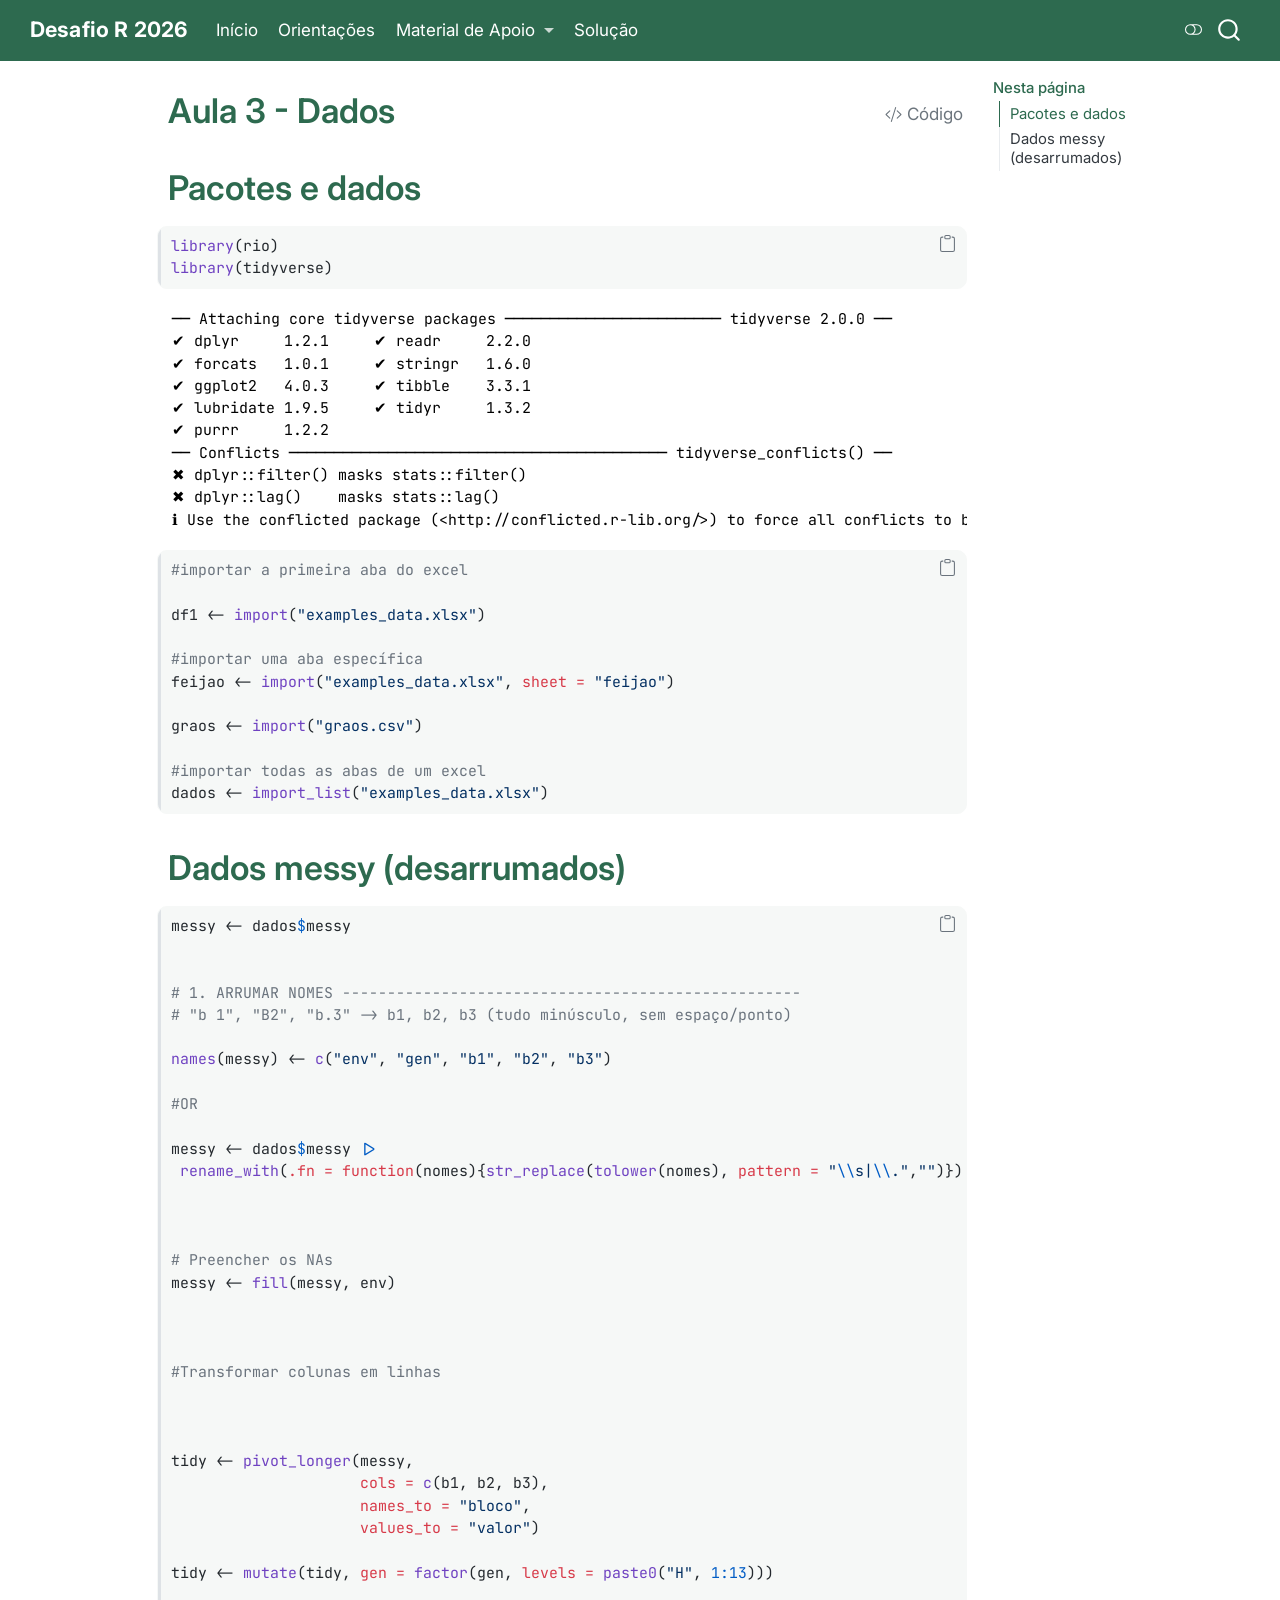
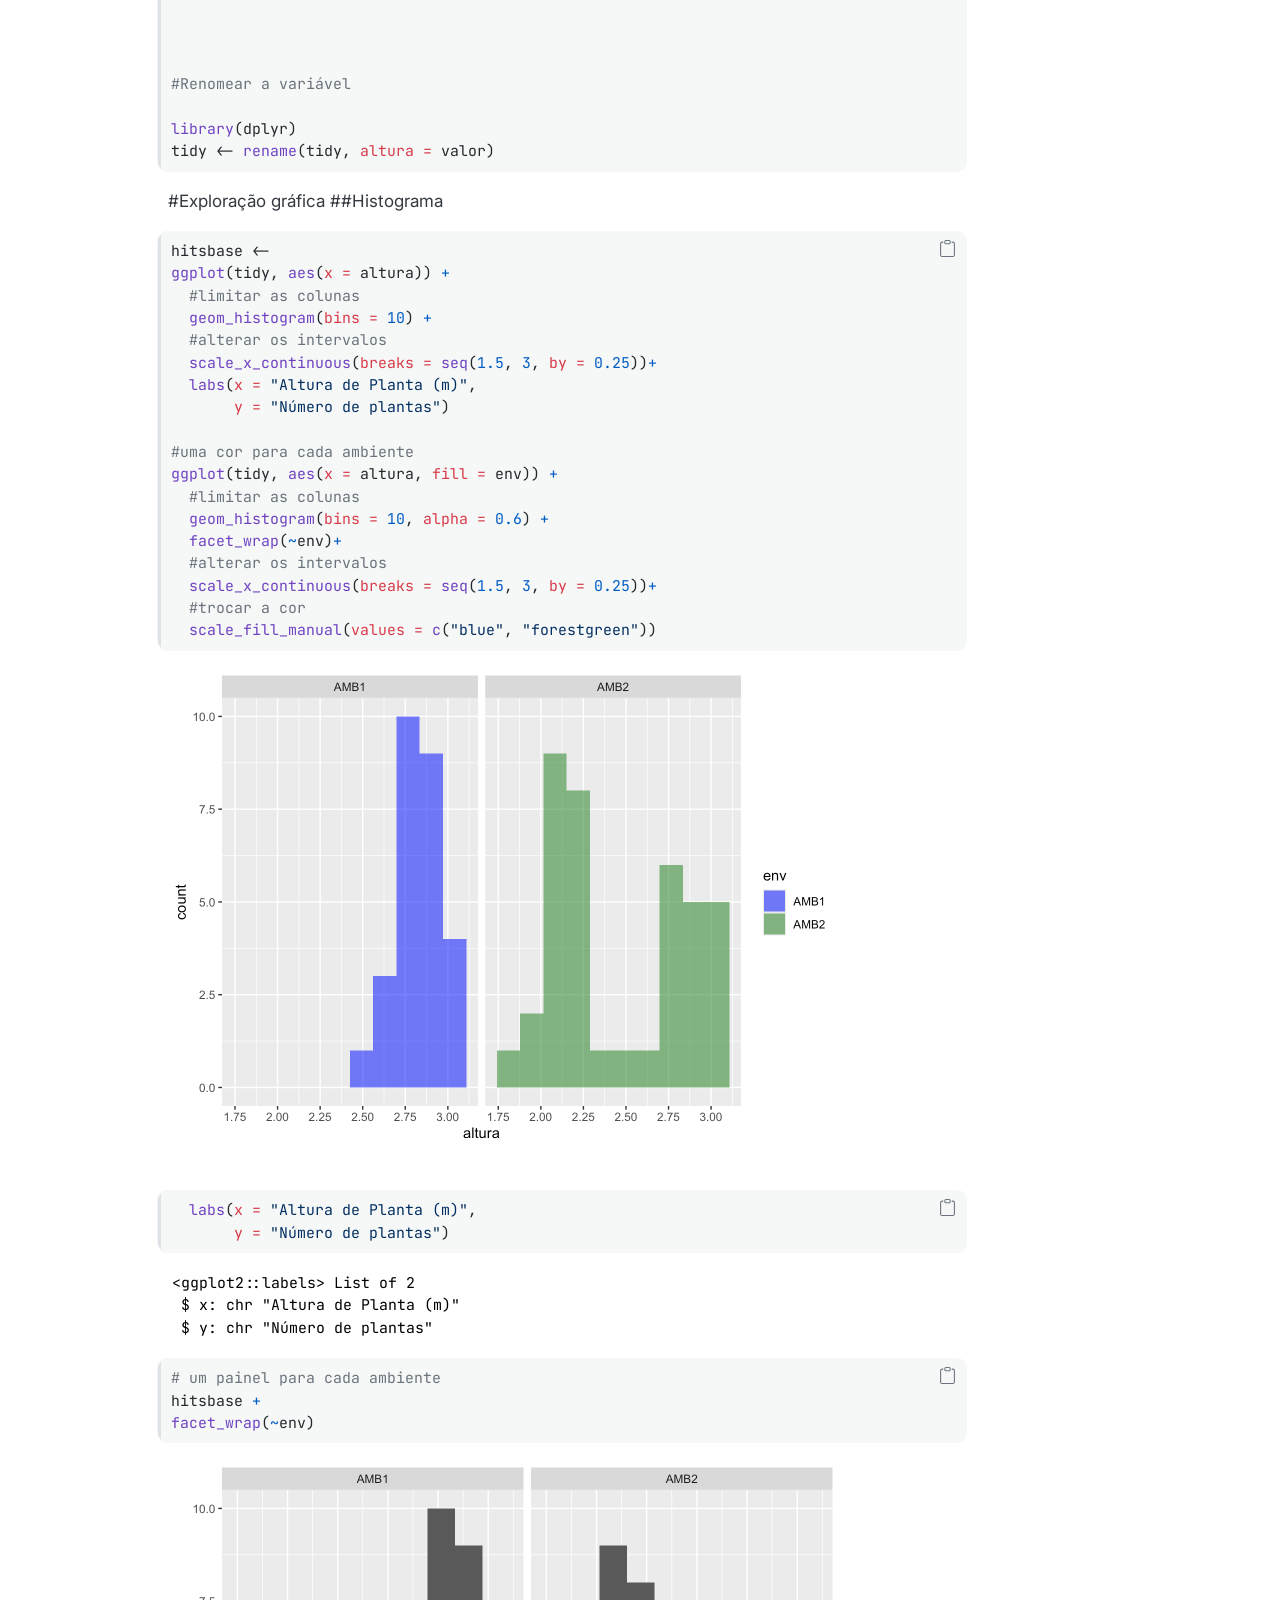
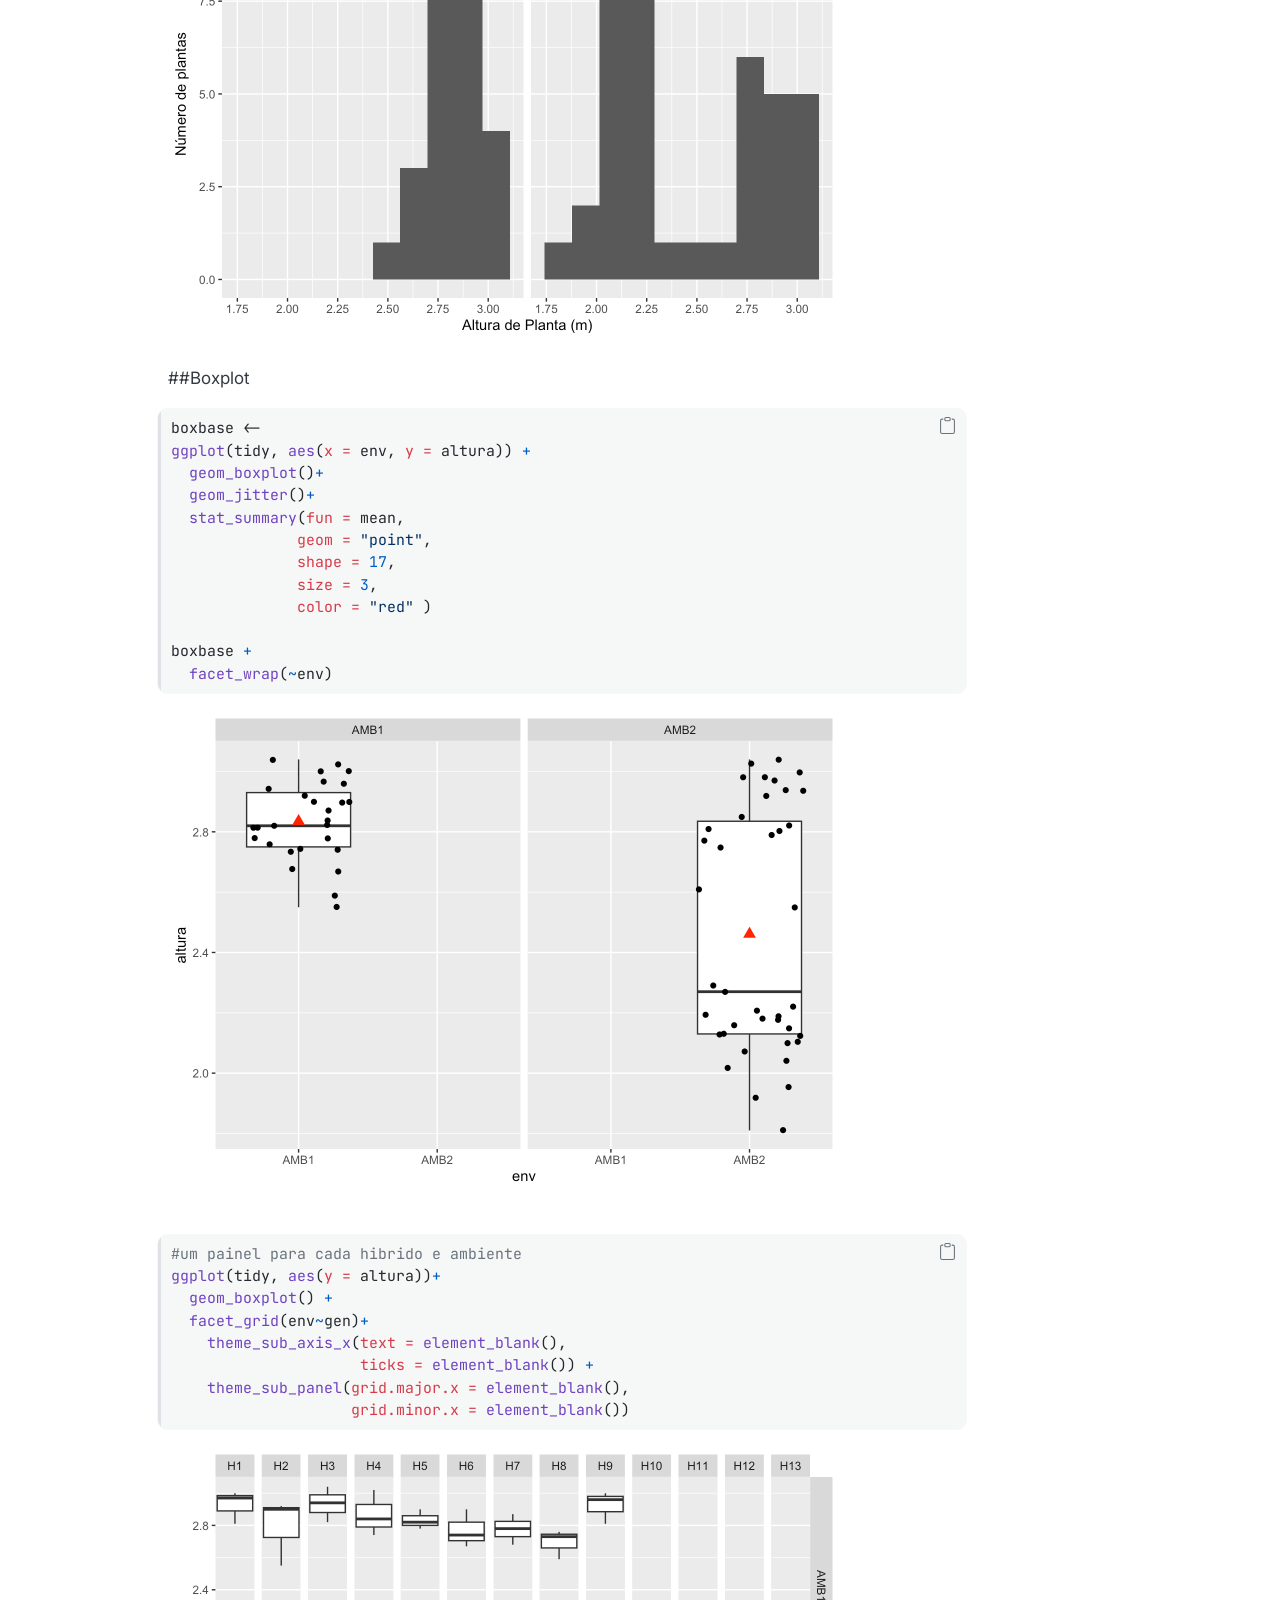
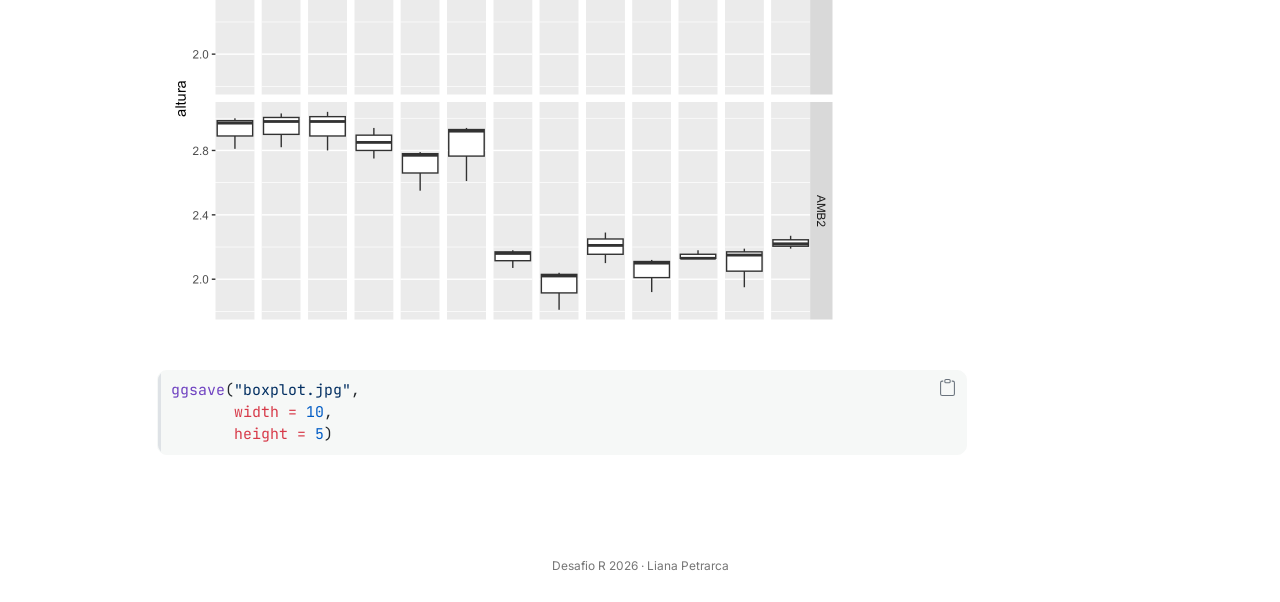
<file: docs/aula3_dados.html>
<!DOCTYPE html>
<html xmlns="http://www.w3.org/1999/xhtml" lang="pt" xml:lang="pt"><head>

<meta charset="utf-8">
<meta name="generator" content="quarto-1.10.18">

<meta name="viewport" content="width=device-width, initial-scale=1.0, user-scalable=yes">


<title>Aula 3 - Dados – Desafio R 2026</title>
<style>
/* Default styles provided by pandoc.
** See https://pandoc.org/MANUAL.html#variables-for-html for config info.
*/
span.smallcaps{font-variant: small-caps;}
div.columns{display: flex; gap: 1.5em;}
div.column{flex: auto;}
@media screen {
div.columns{gap: min(4vw, 1.5em);}
div.column{overflow-x: auto;}
}
div.hanging-indent{margin-left: 1.5em; text-indent: -1.5em;}
ul.task-list{list-style: none;}
ul.task-list li input[type="checkbox"] {
  width: 0.8em;
  margin: 0 0.8em 0.2em -1em; /* quarto-specific, see https://github.com/quarto-dev/quarto-cli/issues/4556 */ 
  vertical-align: middle;
}
/* CSS for syntax highlighting */
html { -webkit-text-size-adjust: 100%; }
pre > code.sourceCode { white-space: pre; position: relative; }
pre > code.sourceCode > span { display: inline-block; line-height: 1.25; }
pre > code.sourceCode > span:empty { height: 1.2em; }
.sourceCode { overflow: visible; }
code.sourceCode > span { color: inherit; text-decoration: inherit; }
div.sourceCode { margin: 1em 0; }
pre.sourceCode { margin: 0; }
@media screen {
div.sourceCode { overflow: auto; }
}
@media print {
pre > code.sourceCode { white-space: pre-wrap; }
pre > code.sourceCode > span { text-indent: -5em; padding-left: 5em; }
}
pre.numberSource code
  { counter-reset: source-line 0; }
pre.numberSource code > span
  { position: relative; left: -4em; counter-increment: source-line; }
pre.numberSource code > span > a:first-child::before
  { content: counter(source-line);
    position: relative; left: -1em; text-align: right; vertical-align: baseline;
    border: none; display: inline-block;
    -webkit-touch-callout: none; -webkit-user-select: none;
    -khtml-user-select: none; -moz-user-select: none;
    -ms-user-select: none; user-select: none;
    padding: 0 4px; width: 4em;
  }
pre.numberSource { margin-left: 3em;  padding-left: 4px; }
div.sourceCode
  {   }
@media screen {
pre > code.sourceCode > span > a:first-child::before { text-decoration: underline; }
}
</style>


<script src="site_libs/quarto-nav/quarto-nav.js"></script>
<script src="site_libs/quarto-nav/headroom.min.js"></script>
<script src="site_libs/clipboard/clipboard.min.js"></script>
<script src="site_libs/quarto-search/autocomplete.umd.js"></script>
<script src="site_libs/quarto-search/fuse.min.js"></script>
<script src="site_libs/quarto-search/quarto-search.js"></script>
<meta name="quarto:offset" content="./">
<script src="site_libs/quarto-html/quarto.js" type="module"></script>
<script src="site_libs/quarto-html/tabsets/tabsets.js" type="module"></script>
<script src="site_libs/quarto-html/popper.min.js"></script>
<script src="site_libs/quarto-html/tippy.umd.min.js"></script>
<script src="site_libs/quarto-html/anchor.min.js"></script>
<link href="site_libs/quarto-html/tippy.css" rel="stylesheet">
<link href="site_libs/quarto-html/quarto-syntax-highlighting-6e0128c39cda7d7c42e47bc7dcda5e0d.css" rel="stylesheet" class="quarto-color-scheme" id="quarto-text-highlighting-styles">
<link href="site_libs/quarto-html/quarto-syntax-highlighting-dark-8bf29ee76cb4493ab1b5419d89ddda8a.css" rel="stylesheet" class="quarto-color-scheme quarto-color-alternate" id="quarto-text-highlighting-styles">
<link href="site_libs/quarto-html/quarto-syntax-highlighting-6e0128c39cda7d7c42e47bc7dcda5e0d.css" rel="stylesheet" class="quarto-color-scheme-extra" id="quarto-text-highlighting-styles">
<script src="site_libs/bootstrap/bootstrap.min.js"></script>
<link href="site_libs/bootstrap/bootstrap-icons.css" rel="stylesheet">
<link href="site_libs/bootstrap/bootstrap-4dcf0521d6cc36b9be0e11d0257adca8.min.css" rel="stylesheet" append-hash="true" class="quarto-color-scheme" id="quarto-bootstrap" data-mode="light">
<link href="site_libs/bootstrap/bootstrap-dark-c941d5f7e9be9edf75435d728ce1626f.min.css" rel="stylesheet" append-hash="true" class="quarto-color-scheme quarto-color-alternate" id="quarto-bootstrap" data-mode="dark">
<link href="site_libs/bootstrap/bootstrap-4dcf0521d6cc36b9be0e11d0257adca8.min.css" rel="stylesheet" append-hash="true" class="quarto-color-scheme-extra" id="quarto-bootstrap" data-mode="light">
<script id="quarto-search-options" type="application/json">{
  "location": "navbar",
  "copy-button": false,
  "collapse-after": 3,
  "panel-placement": "end",
  "type": "overlay",
  "limit": 50,
  "keyboard-shortcut": [
    "f",
    "/",
    "s"
  ],
  "show-item-context": false,
  "language": {
    "search-no-results-text": "Nenhum resultado",
    "search-matching-documents-text": "documentos correspondentes",
    "search-copy-link-title": "Copiar link para a busca",
    "search-hide-matches-text": "Esconder correspondências adicionais",
    "search-more-match-text": "mais correspondência neste documento",
    "search-more-matches-text": "mais correspondências neste documento",
    "search-clear-button-title": "Limpar",
    "search-text-placeholder": "",
    "search-detached-cancel-button-title": "Cancelar",
    "search-submit-button-title": "Enviar",
    "search-label": "Procurar"
  }
}</script>


<link rel="stylesheet" href="styles.css">
</head>

<body class="nav-fixed quarto-light"><script id="quarto-html-before-body" type="application/javascript">
    const toggleBodyColorMode = (bsSheetEl) => {
      const mode = bsSheetEl.getAttribute("data-mode");
      const bodyEl = window.document.querySelector("body");
      if (mode === "dark") {
        bodyEl.classList.add("quarto-dark");
        bodyEl.classList.remove("quarto-light");
      } else {
        bodyEl.classList.add("quarto-light");
        bodyEl.classList.remove("quarto-dark");
      }
    }
    const toggleBodyColorPrimary = () => {
      const bsSheetEl = window.document.querySelector("link#quarto-bootstrap:not([rel=disabled-stylesheet])");
      if (bsSheetEl) {
        toggleBodyColorMode(bsSheetEl);
      }
    }
    const setColorSchemeToggle = (alternate) => {
      const toggles = window.document.querySelectorAll('.quarto-color-scheme-toggle');
      for (let i=0; i < toggles.length; i++) {
        const toggle = toggles[i];
        if (toggle) {
          if (alternate) {
            toggle.classList.add("alternate");
          } else {
            toggle.classList.remove("alternate");
          }
        }
      }
    };
    const toggleColorMode = (alternate) => {
      // Switch the stylesheets
      const primaryStylesheets = window.document.querySelectorAll('link.quarto-color-scheme:not(.quarto-color-alternate)');
      const alternateStylesheets = window.document.querySelectorAll('link.quarto-color-scheme.quarto-color-alternate');
      manageTransitions('#quarto-margin-sidebar .nav-link', false);
      if (alternate) {
        // note: dark is layered on light, we don't disable primary!
        enableStylesheet(alternateStylesheets);
        for (const sheetNode of alternateStylesheets) {
          if (sheetNode.id === "quarto-bootstrap") {
            toggleBodyColorMode(sheetNode);
          }
        }
      } else {
        disableStylesheet(alternateStylesheets);
        enableStylesheet(primaryStylesheets)
        toggleBodyColorPrimary();
      }
      manageTransitions('#quarto-margin-sidebar .nav-link', true);
      // Switch the toggles
      setColorSchemeToggle(alternate)
      // Hack to workaround the fact that safari doesn't
      // properly recolor the scrollbar when toggling (#1455)
      if (navigator.userAgent.indexOf('Safari') > 0 && navigator.userAgent.indexOf('Chrome') == -1) {
        manageTransitions("body", false);
        window.scrollTo(0, 1);
        setTimeout(() => {
          window.scrollTo(0, 0);
          manageTransitions("body", true);
        }, 40);
      }
    }
    const disableStylesheet = (stylesheets) => {
      for (let i=0; i < stylesheets.length; i++) {
        const stylesheet = stylesheets[i];
        stylesheet.rel = 'disabled-stylesheet';
      }
    }
    const enableStylesheet = (stylesheets) => {
      for (let i=0; i < stylesheets.length; i++) {
        const stylesheet = stylesheets[i];
        if(stylesheet.rel !== 'stylesheet') { // for Chrome, which will still FOUC without this check
          stylesheet.rel = 'stylesheet';
        }
      }
    }
    const manageTransitions = (selector, allowTransitions) => {
      const els = window.document.querySelectorAll(selector);
      for (let i=0; i < els.length; i++) {
        const el = els[i];
        if (allowTransitions) {
          el.classList.remove('notransition');
        } else {
          el.classList.add('notransition');
        }
      }
    }
    const isFileUrl = () => {
      return window.location.protocol === 'file:';
    }
    const hasAlternateSentinel = () => {
      let styleSentinel = getColorSchemeSentinel();
      if (styleSentinel !== null) {
        return styleSentinel === "alternate";
      } else {
        return false;
      }
    }
    const setStyleSentinel = (alternate) => {
      const value = alternate ? "alternate" : "default";
      if (!isFileUrl()) {
        window.localStorage.setItem("quarto-color-scheme", value);
      } else {
        localAlternateSentinel = value;
      }
    }
    const getColorSchemeSentinel = () => {
      if (!isFileUrl()) {
        const storageValue = window.localStorage.getItem("quarto-color-scheme");
        return storageValue != null ? storageValue : localAlternateSentinel;
      } else {
        return localAlternateSentinel;
      }
    }
    const toggleGiscusIfUsed = (isAlternate, darkModeDefault) => {
      const baseTheme = document.querySelector('#giscus-base-theme')?.value ?? 'light';
      const alternateTheme = document.querySelector('#giscus-alt-theme')?.value ?? 'dark';
      let newTheme = '';
      if(authorPrefersDark) {
        newTheme = isAlternate ? baseTheme : alternateTheme;
      } else {
        newTheme = isAlternate ? alternateTheme : baseTheme;
      }
      const changeGiscusTheme = () => {
        // From: https://github.com/giscus/giscus/issues/336
        const sendMessage = (message) => {
          const iframe = document.querySelector('iframe.giscus-frame');
          if (!iframe) return;
          iframe.contentWindow.postMessage({ giscus: message }, 'https://giscus.app');
        }
        sendMessage({
          setConfig: {
            theme: newTheme
          }
        });
      }
      const isGiscussLoaded = window.document.querySelector('iframe.giscus-frame') !== null;
      if (isGiscussLoaded) {
        changeGiscusTheme();
      }
    };
    const authorPrefersDark = false;
    const darkModeDefault = authorPrefersDark;
      document.querySelector('link#quarto-text-highlighting-styles.quarto-color-scheme-extra').rel = 'disabled-stylesheet';
      document.querySelector('link#quarto-bootstrap.quarto-color-scheme-extra').rel = 'disabled-stylesheet';
    let localAlternateSentinel = darkModeDefault ? 'alternate' : 'default';
    // Dark / light mode switch
    window.quartoToggleColorScheme = () => {
      // Read the current dark / light value
      let toAlternate = !hasAlternateSentinel();
      toggleColorMode(toAlternate);
      setStyleSentinel(toAlternate);
      toggleGiscusIfUsed(toAlternate, darkModeDefault);
      window.dispatchEvent(new Event('resize'));
    };
    // Switch to dark mode if need be
    if (hasAlternateSentinel()) {
      toggleColorMode(true);
    } else {
      toggleColorMode(false);
    }
  </script>

<div id="quarto-search-results"></div>
  <header id="quarto-header" class="headroom fixed-top">
    <nav class="navbar navbar-expand-lg " data-bs-theme="dark">
      <div class="navbar-container container-fluid">
      <div class="navbar-brand-container mx-auto">
    <a class="navbar-brand" href="./index.html">
    <span class="navbar-title">Desafio R 2026</span>
    </a>
  </div>
            <div id="quarto-search" class="" title="Procurar"></div>
          <button class="navbar-toggler" type="button" data-bs-toggle="collapse" data-bs-target="#navbarCollapse" aria-controls="navbarCollapse" role="menu" aria-expanded="false" aria-label="Alternar de navegação" onclick="if (window.quartoToggleHeadroom) { window.quartoToggleHeadroom(); }">
  <span class="navbar-toggler-icon"></span>
</button>
          <div class="collapse navbar-collapse" id="navbarCollapse">
            <ul class="navbar-nav navbar-nav-scroll me-auto">
  <li class="nav-item">
    <a class="nav-link" href="./index.qmd"> 
<span class="menu-text">Início</span></a>
  </li>  
  <li class="nav-item">
    <a class="nav-link" href="./orientacoes.html"> 
<span class="menu-text">Orientações</span></a>
  </li>  
  <li class="nav-item dropdown ">
    <a class="nav-link dropdown-toggle" href="#" id="nav-menu-material-de-apoio" role="link" data-bs-toggle="dropdown" aria-expanded="false">
 <span class="menu-text">Material de Apoio</span>
    </a>
    <ul class="dropdown-menu" aria-labelledby="nav-menu-material-de-apoio">    
        <li>
    <a class="dropdown-item" href="./aula1_intro.html">
 <span class="dropdown-text">Aula 1 – Introdução</span></a>
  </li>  
        <li>
    <a class="dropdown-item" href="./aula_2_tipo_de_dados.html">
 <span class="dropdown-text">Aula 2 – Tipos de dados</span></a>
  </li>  
        <li>
    <a class="dropdown-item" href="./aula3_dados.html">
 <span class="dropdown-text">Aula 3 – Dados</span></a>
  </li>  
        <li>
    <a class="dropdown-item" href="./aula5.html">
 <span class="dropdown-text">Aula 5</span></a>
  </li>  
        <li>
    <a class="dropdown-item" href="./AULA6.html">
 <span class="dropdown-text">Aula 6 – Mutação e resumo</span></a>
  </li>  
    </ul>
  </li>
  <li class="nav-item">
    <a class="nav-link" href="./solucao.html"> 
<span class="menu-text">Solução</span></a>
  </li>  
</ul>
          </div> <!-- /navcollapse -->
            <div class="quarto-navbar-tools">
  <a href="" class="quarto-color-scheme-toggle quarto-navigation-tool  px-1" onclick="window.quartoToggleColorScheme(); return false;" title="Alternar modo escuro"><i class="bi"></i></a>
</div>
      </div> <!-- /container-fluid -->
    </nav>
</header>
<!-- content -->
<div id="quarto-content" class="quarto-container page-columns page-rows-contents page-layout-article page-navbar">
<!-- sidebar -->
<!-- margin-sidebar -->
    <div id="quarto-margin-sidebar" class="sidebar margin-sidebar">
        <nav id="TOC" role="doc-toc" class="toc-active">
    <h2 id="toc-title">Nesta página</h2>
   
  <ul>
  <li><a href="#pacotes-e-dados" id="toc-pacotes-e-dados" class="nav-link active" data-scroll-target="#pacotes-e-dados">Pacotes e dados</a></li>
  <li><a href="#dados-messy-desarrumados" id="toc-dados-messy-desarrumados" class="nav-link" data-scroll-target="#dados-messy-desarrumados">Dados messy (desarrumados)</a></li>
  </ul>
</nav>
    </div>
<!-- main -->
<main class="content" id="quarto-document-content">


<header id="title-block-header" class="quarto-title-block default">
<div class="quarto-title">
<div class="quarto-title-block"><div><h1 class="title">Aula 3 - Dados</h1><button type="button" class="btn code-tools-button" id="quarto-code-tools-source"><i class="bi"></i> Código</button></div></div>
</div>



<div class="quarto-title-meta">

    
  
    
  </div>
  


</header>


<section id="pacotes-e-dados" class="level1">
<h1>Pacotes e dados</h1>
<div class="cell">
<div class="code-copy-outer-scaffold"><div class="sourceCode cell-code" id="cb1"><pre class="sourceCode r code-with-copy"><code class="sourceCode r"><span id="cb1-1"><a href="#cb1-1" aria-hidden="true" tabindex="-1"></a><span class="fu">library</span>(rio)</span>
<span id="cb1-2"><a href="#cb1-2" aria-hidden="true" tabindex="-1"></a><span class="fu">library</span>(tidyverse)</span></code></pre></div><button title="Copiar para a área de transferência" class="code-copy-button"><i class="bi"></i></button></div>
<div class="cell-output cell-output-stderr">
<pre><code>── Attaching core tidyverse packages ──────────────────────── tidyverse 2.0.0 ──
✔ dplyr     1.2.1     ✔ readr     2.2.0
✔ forcats   1.0.1     ✔ stringr   1.6.0
✔ ggplot2   4.0.3     ✔ tibble    3.3.1
✔ lubridate 1.9.5     ✔ tidyr     1.3.2
✔ purrr     1.2.2     
── Conflicts ────────────────────────────────────────── tidyverse_conflicts() ──
✖ dplyr::filter() masks stats::filter()
✖ dplyr::lag()    masks stats::lag()
ℹ Use the conflicted package (&lt;http://conflicted.r-lib.org/&gt;) to force all conflicts to become errors</code></pre>
</div>
<div class="code-copy-outer-scaffold"><div class="sourceCode cell-code" id="cb3"><pre class="sourceCode r code-with-copy"><code class="sourceCode r"><span id="cb3-1"><a href="#cb3-1" aria-hidden="true" tabindex="-1"></a><span class="co">#importar a primeira aba do excel </span></span>
<span id="cb3-2"><a href="#cb3-2" aria-hidden="true" tabindex="-1"></a></span>
<span id="cb3-3"><a href="#cb3-3" aria-hidden="true" tabindex="-1"></a>df1 <span class="ot">&lt;-</span> <span class="fu">import</span>(<span class="st">"examples_data.xlsx"</span>)</span>
<span id="cb3-4"><a href="#cb3-4" aria-hidden="true" tabindex="-1"></a></span>
<span id="cb3-5"><a href="#cb3-5" aria-hidden="true" tabindex="-1"></a><span class="co">#importar uma aba específica </span></span>
<span id="cb3-6"><a href="#cb3-6" aria-hidden="true" tabindex="-1"></a>feijao <span class="ot">&lt;-</span> <span class="fu">import</span>(<span class="st">"examples_data.xlsx"</span>, <span class="at">sheet =</span> <span class="st">"feijao"</span>)</span>
<span id="cb3-7"><a href="#cb3-7" aria-hidden="true" tabindex="-1"></a></span>
<span id="cb3-8"><a href="#cb3-8" aria-hidden="true" tabindex="-1"></a>graos <span class="ot">&lt;-</span> <span class="fu">import</span>(<span class="st">"graos.csv"</span>)</span>
<span id="cb3-9"><a href="#cb3-9" aria-hidden="true" tabindex="-1"></a></span>
<span id="cb3-10"><a href="#cb3-10" aria-hidden="true" tabindex="-1"></a><span class="co">#importar todas as abas de um excel </span></span>
<span id="cb3-11"><a href="#cb3-11" aria-hidden="true" tabindex="-1"></a>dados <span class="ot">&lt;-</span> <span class="fu">import_list</span>(<span class="st">"examples_data.xlsx"</span>)</span></code></pre></div><button title="Copiar para a área de transferência" class="code-copy-button"><i class="bi"></i></button></div>
</div>
</section>
<section id="dados-messy-desarrumados" class="level1">
<h1>Dados messy (desarrumados)</h1>
<div class="cell">
<div class="code-copy-outer-scaffold"><div class="sourceCode cell-code" id="cb4"><pre class="sourceCode r code-with-copy"><code class="sourceCode r"><span id="cb4-1"><a href="#cb4-1" aria-hidden="true" tabindex="-1"></a>messy <span class="ot">&lt;-</span> dados<span class="sc">$</span>messy </span>
<span id="cb4-2"><a href="#cb4-2" aria-hidden="true" tabindex="-1"></a></span>
<span id="cb4-3"><a href="#cb4-3" aria-hidden="true" tabindex="-1"></a></span>
<span id="cb4-4"><a href="#cb4-4" aria-hidden="true" tabindex="-1"></a><span class="co"># 1. ARRUMAR NOMES ---------------------------------------------------</span></span>
<span id="cb4-5"><a href="#cb4-5" aria-hidden="true" tabindex="-1"></a><span class="co"># "b 1", "B2", "b.3" -&gt; b1, b2, b3 (tudo minúsculo, sem espaço/ponto)</span></span>
<span id="cb4-6"><a href="#cb4-6" aria-hidden="true" tabindex="-1"></a></span>
<span id="cb4-7"><a href="#cb4-7" aria-hidden="true" tabindex="-1"></a><span class="fu">names</span>(messy) <span class="ot">&lt;-</span> <span class="fu">c</span>(<span class="st">"env"</span>, <span class="st">"gen"</span>, <span class="st">"b1"</span>, <span class="st">"b2"</span>, <span class="st">"b3"</span>)</span>
<span id="cb4-8"><a href="#cb4-8" aria-hidden="true" tabindex="-1"></a></span>
<span id="cb4-9"><a href="#cb4-9" aria-hidden="true" tabindex="-1"></a><span class="co">#OR</span></span>
<span id="cb4-10"><a href="#cb4-10" aria-hidden="true" tabindex="-1"></a></span>
<span id="cb4-11"><a href="#cb4-11" aria-hidden="true" tabindex="-1"></a>messy <span class="ot">&lt;-</span> dados<span class="sc">$</span>messy <span class="sc">|&gt;</span></span>
<span id="cb4-12"><a href="#cb4-12" aria-hidden="true" tabindex="-1"></a> <span class="fu">rename_with</span>(<span class="at">.fn =</span> <span class="cf">function</span>(nomes){<span class="fu">str_replace</span>(<span class="fu">tolower</span>(nomes), <span class="at">pattern =</span> <span class="st">"</span><span class="sc">\\</span><span class="st">s|</span><span class="sc">\\</span><span class="st">."</span>,<span class="st">""</span>)})</span>
<span id="cb4-13"><a href="#cb4-13" aria-hidden="true" tabindex="-1"></a> </span>
<span id="cb4-14"><a href="#cb4-14" aria-hidden="true" tabindex="-1"></a> </span>
<span id="cb4-15"><a href="#cb4-15" aria-hidden="true" tabindex="-1"></a></span>
<span id="cb4-16"><a href="#cb4-16" aria-hidden="true" tabindex="-1"></a><span class="co"># Preencher os NAs</span></span>
<span id="cb4-17"><a href="#cb4-17" aria-hidden="true" tabindex="-1"></a>messy <span class="ot">&lt;-</span> <span class="fu">fill</span>(messy, env)</span>
<span id="cb4-18"><a href="#cb4-18" aria-hidden="true" tabindex="-1"></a></span>
<span id="cb4-19"><a href="#cb4-19" aria-hidden="true" tabindex="-1"></a></span>
<span id="cb4-20"><a href="#cb4-20" aria-hidden="true" tabindex="-1"></a></span>
<span id="cb4-21"><a href="#cb4-21" aria-hidden="true" tabindex="-1"></a><span class="co">#Transformar colunas em linhas </span></span>
<span id="cb4-22"><a href="#cb4-22" aria-hidden="true" tabindex="-1"></a></span>
<span id="cb4-23"><a href="#cb4-23" aria-hidden="true" tabindex="-1"></a></span>
<span id="cb4-24"><a href="#cb4-24" aria-hidden="true" tabindex="-1"></a></span>
<span id="cb4-25"><a href="#cb4-25" aria-hidden="true" tabindex="-1"></a>tidy <span class="ot">&lt;-</span> <span class="fu">pivot_longer</span>(messy,</span>
<span id="cb4-26"><a href="#cb4-26" aria-hidden="true" tabindex="-1"></a>                     <span class="at">cols =</span> <span class="fu">c</span>(b1, b2, b3),</span>
<span id="cb4-27"><a href="#cb4-27" aria-hidden="true" tabindex="-1"></a>                     <span class="at">names_to =</span> <span class="st">"bloco"</span>,</span>
<span id="cb4-28"><a href="#cb4-28" aria-hidden="true" tabindex="-1"></a>                     <span class="at">values_to =</span> <span class="st">"valor"</span>) </span>
<span id="cb4-29"><a href="#cb4-29" aria-hidden="true" tabindex="-1"></a>                   </span>
<span id="cb4-30"><a href="#cb4-30" aria-hidden="true" tabindex="-1"></a>tidy <span class="ot">&lt;-</span> <span class="fu">mutate</span>(tidy, <span class="at">gen =</span> <span class="fu">factor</span>(gen, <span class="at">levels =</span> <span class="fu">paste0</span>(<span class="st">"H"</span>, <span class="dv">1</span><span class="sc">:</span><span class="dv">13</span>)))</span>
<span id="cb4-31"><a href="#cb4-31" aria-hidden="true" tabindex="-1"></a></span>
<span id="cb4-32"><a href="#cb4-32" aria-hidden="true" tabindex="-1"></a></span>
<span id="cb4-33"><a href="#cb4-33" aria-hidden="true" tabindex="-1"></a></span>
<span id="cb4-34"><a href="#cb4-34" aria-hidden="true" tabindex="-1"></a></span>
<span id="cb4-35"><a href="#cb4-35" aria-hidden="true" tabindex="-1"></a><span class="co">#Renomear a variável </span></span>
<span id="cb4-36"><a href="#cb4-36" aria-hidden="true" tabindex="-1"></a></span>
<span id="cb4-37"><a href="#cb4-37" aria-hidden="true" tabindex="-1"></a><span class="fu">library</span>(dplyr)</span>
<span id="cb4-38"><a href="#cb4-38" aria-hidden="true" tabindex="-1"></a>tidy <span class="ot">&lt;-</span> <span class="fu">rename</span>(tidy, <span class="at">altura =</span> valor)</span></code></pre></div><button title="Copiar para a área de transferência" class="code-copy-button"><i class="bi"></i></button></div>
</div>
<p>#Exploração gráfica ##Histograma</p>
<div class="cell">
<div class="code-copy-outer-scaffold"><div class="sourceCode cell-code" id="cb5"><pre class="sourceCode r code-with-copy"><code class="sourceCode r"><span id="cb5-1"><a href="#cb5-1" aria-hidden="true" tabindex="-1"></a>hitsbase <span class="ot">&lt;-</span></span>
<span id="cb5-2"><a href="#cb5-2" aria-hidden="true" tabindex="-1"></a><span class="fu">ggplot</span>(tidy, <span class="fu">aes</span>(<span class="at">x =</span> altura)) <span class="sc">+</span> </span>
<span id="cb5-3"><a href="#cb5-3" aria-hidden="true" tabindex="-1"></a>  <span class="co">#limitar as colunas </span></span>
<span id="cb5-4"><a href="#cb5-4" aria-hidden="true" tabindex="-1"></a>  <span class="fu">geom_histogram</span>(<span class="at">bins =</span> <span class="dv">10</span>) <span class="sc">+</span></span>
<span id="cb5-5"><a href="#cb5-5" aria-hidden="true" tabindex="-1"></a>  <span class="co">#alterar os intervalos </span></span>
<span id="cb5-6"><a href="#cb5-6" aria-hidden="true" tabindex="-1"></a>  <span class="fu">scale_x_continuous</span>(<span class="at">breaks =</span> <span class="fu">seq</span>(<span class="fl">1.5</span>, <span class="dv">3</span>, <span class="at">by =</span> <span class="fl">0.25</span>))<span class="sc">+</span></span>
<span id="cb5-7"><a href="#cb5-7" aria-hidden="true" tabindex="-1"></a>  <span class="fu">labs</span>(<span class="at">x =</span> <span class="st">"Altura de Planta (m)"</span>,</span>
<span id="cb5-8"><a href="#cb5-8" aria-hidden="true" tabindex="-1"></a>       <span class="at">y =</span> <span class="st">"Número de plantas"</span>)</span>
<span id="cb5-9"><a href="#cb5-9" aria-hidden="true" tabindex="-1"></a>                </span>
<span id="cb5-10"><a href="#cb5-10" aria-hidden="true" tabindex="-1"></a><span class="co">#uma cor para cada ambiente </span></span>
<span id="cb5-11"><a href="#cb5-11" aria-hidden="true" tabindex="-1"></a><span class="fu">ggplot</span>(tidy, <span class="fu">aes</span>(<span class="at">x =</span> altura, <span class="at">fill =</span> env)) <span class="sc">+</span> </span>
<span id="cb5-12"><a href="#cb5-12" aria-hidden="true" tabindex="-1"></a>  <span class="co">#limitar as colunas </span></span>
<span id="cb5-13"><a href="#cb5-13" aria-hidden="true" tabindex="-1"></a>  <span class="fu">geom_histogram</span>(<span class="at">bins =</span> <span class="dv">10</span>, <span class="at">alpha =</span> <span class="fl">0.6</span>) <span class="sc">+</span></span>
<span id="cb5-14"><a href="#cb5-14" aria-hidden="true" tabindex="-1"></a>  <span class="fu">facet_wrap</span>(<span class="sc">~</span>env)<span class="sc">+</span></span>
<span id="cb5-15"><a href="#cb5-15" aria-hidden="true" tabindex="-1"></a>  <span class="co">#alterar os intervalos </span></span>
<span id="cb5-16"><a href="#cb5-16" aria-hidden="true" tabindex="-1"></a>  <span class="fu">scale_x_continuous</span>(<span class="at">breaks =</span> <span class="fu">seq</span>(<span class="fl">1.5</span>, <span class="dv">3</span>, <span class="at">by =</span> <span class="fl">0.25</span>))<span class="sc">+</span></span>
<span id="cb5-17"><a href="#cb5-17" aria-hidden="true" tabindex="-1"></a>  <span class="co">#trocar a cor </span></span>
<span id="cb5-18"><a href="#cb5-18" aria-hidden="true" tabindex="-1"></a>  <span class="fu">scale_fill_manual</span>(<span class="at">values =</span> <span class="fu">c</span>(<span class="st">"blue"</span>, <span class="st">"forestgreen"</span>))</span></code></pre></div><button title="Copiar para a área de transferência" class="code-copy-button"><i class="bi"></i></button></div>
<div class="cell-output-display">
<div>
<figure class="figure">
<p><img src="aula3_dados_files/figure-html/unnamed-chunk-3-1.png" class="img-fluid figure-img" width="672"></p>
</figure>
</div>
</div>
<div class="code-copy-outer-scaffold"><div class="sourceCode cell-code" id="cb6"><pre class="sourceCode r code-with-copy"><code class="sourceCode r"><span id="cb6-1"><a href="#cb6-1" aria-hidden="true" tabindex="-1"></a>  <span class="fu">labs</span>(<span class="at">x =</span> <span class="st">"Altura de Planta (m)"</span>,</span>
<span id="cb6-2"><a href="#cb6-2" aria-hidden="true" tabindex="-1"></a>       <span class="at">y =</span> <span class="st">"Número de plantas"</span>)</span></code></pre></div><button title="Copiar para a área de transferência" class="code-copy-button"><i class="bi"></i></button></div>
<div class="cell-output cell-output-stdout">
<pre><code>&lt;ggplot2::labels&gt; List of 2
 $ x: chr "Altura de Planta (m)"
 $ y: chr "Número de plantas"</code></pre>
</div>
<div class="code-copy-outer-scaffold"><div class="sourceCode cell-code" id="cb8"><pre class="sourceCode r code-with-copy"><code class="sourceCode r"><span id="cb8-1"><a href="#cb8-1" aria-hidden="true" tabindex="-1"></a><span class="co"># um painel para cada ambiente </span></span>
<span id="cb8-2"><a href="#cb8-2" aria-hidden="true" tabindex="-1"></a>hitsbase <span class="sc">+</span></span>
<span id="cb8-3"><a href="#cb8-3" aria-hidden="true" tabindex="-1"></a><span class="fu">facet_wrap</span>(<span class="sc">~</span>env)</span></code></pre></div><button title="Copiar para a área de transferência" class="code-copy-button"><i class="bi"></i></button></div>
<div class="cell-output-display">
<div>
<figure class="figure">
<p><img src="aula3_dados_files/figure-html/unnamed-chunk-3-2.png" class="img-fluid figure-img" width="672"></p>
</figure>
</div>
</div>
</div>
<p>##Boxplot</p>
<div class="cell">
<div class="code-copy-outer-scaffold"><div class="sourceCode cell-code" id="cb9"><pre class="sourceCode r code-with-copy"><code class="sourceCode r"><span id="cb9-1"><a href="#cb9-1" aria-hidden="true" tabindex="-1"></a>boxbase <span class="ot">&lt;-</span></span>
<span id="cb9-2"><a href="#cb9-2" aria-hidden="true" tabindex="-1"></a><span class="fu">ggplot</span>(tidy, <span class="fu">aes</span>(<span class="at">x =</span> env, <span class="at">y =</span> altura)) <span class="sc">+</span></span>
<span id="cb9-3"><a href="#cb9-3" aria-hidden="true" tabindex="-1"></a>  <span class="fu">geom_boxplot</span>()<span class="sc">+</span></span>
<span id="cb9-4"><a href="#cb9-4" aria-hidden="true" tabindex="-1"></a>  <span class="fu">geom_jitter</span>()<span class="sc">+</span></span>
<span id="cb9-5"><a href="#cb9-5" aria-hidden="true" tabindex="-1"></a>  <span class="fu">stat_summary</span>(<span class="at">fun =</span> mean, </span>
<span id="cb9-6"><a href="#cb9-6" aria-hidden="true" tabindex="-1"></a>              <span class="at">geom =</span> <span class="st">"point"</span>, </span>
<span id="cb9-7"><a href="#cb9-7" aria-hidden="true" tabindex="-1"></a>              <span class="at">shape =</span> <span class="dv">17</span>,</span>
<span id="cb9-8"><a href="#cb9-8" aria-hidden="true" tabindex="-1"></a>              <span class="at">size =</span> <span class="dv">3</span>,</span>
<span id="cb9-9"><a href="#cb9-9" aria-hidden="true" tabindex="-1"></a>              <span class="at">color =</span> <span class="st">"red"</span> )</span>
<span id="cb9-10"><a href="#cb9-10" aria-hidden="true" tabindex="-1"></a></span>
<span id="cb9-11"><a href="#cb9-11" aria-hidden="true" tabindex="-1"></a>boxbase <span class="sc">+</span></span>
<span id="cb9-12"><a href="#cb9-12" aria-hidden="true" tabindex="-1"></a>  <span class="fu">facet_wrap</span>(<span class="sc">~</span>env)</span></code></pre></div><button title="Copiar para a área de transferência" class="code-copy-button"><i class="bi"></i></button></div>
<div class="cell-output-display">
<div>
<figure class="figure">
<p><img src="aula3_dados_files/figure-html/unnamed-chunk-4-1.png" class="img-fluid figure-img" width="672"></p>
</figure>
</div>
</div>
<div class="code-copy-outer-scaffold"><div class="sourceCode cell-code" id="cb10"><pre class="sourceCode r code-with-copy"><code class="sourceCode r"><span id="cb10-1"><a href="#cb10-1" aria-hidden="true" tabindex="-1"></a><span class="co">#um painel para cada hibrido e ambiente </span></span>
<span id="cb10-2"><a href="#cb10-2" aria-hidden="true" tabindex="-1"></a><span class="fu">ggplot</span>(tidy, <span class="fu">aes</span>(<span class="at">y =</span> altura))<span class="sc">+</span></span>
<span id="cb10-3"><a href="#cb10-3" aria-hidden="true" tabindex="-1"></a>  <span class="fu">geom_boxplot</span>() <span class="sc">+</span></span>
<span id="cb10-4"><a href="#cb10-4" aria-hidden="true" tabindex="-1"></a>  <span class="fu">facet_grid</span>(env<span class="sc">~</span>gen)<span class="sc">+</span></span>
<span id="cb10-5"><a href="#cb10-5" aria-hidden="true" tabindex="-1"></a>    <span class="fu">theme_sub_axis_x</span>(<span class="at">text =</span> <span class="fu">element_blank</span>(),</span>
<span id="cb10-6"><a href="#cb10-6" aria-hidden="true" tabindex="-1"></a>                     <span class="at">ticks =</span> <span class="fu">element_blank</span>()) <span class="sc">+</span></span>
<span id="cb10-7"><a href="#cb10-7" aria-hidden="true" tabindex="-1"></a>    <span class="fu">theme_sub_panel</span>(<span class="at">grid.major.x =</span> <span class="fu">element_blank</span>(),</span>
<span id="cb10-8"><a href="#cb10-8" aria-hidden="true" tabindex="-1"></a>                    <span class="at">grid.minor.x =</span> <span class="fu">element_blank</span>())</span></code></pre></div><button title="Copiar para a área de transferência" class="code-copy-button"><i class="bi"></i></button></div>
<div class="cell-output-display">
<div>
<figure class="figure">
<p><img src="aula3_dados_files/figure-html/unnamed-chunk-4-2.png" class="img-fluid figure-img" width="672"></p>
</figure>
</div>
</div>
<div class="code-copy-outer-scaffold"><div class="sourceCode cell-code" id="cb11"><pre class="sourceCode r code-with-copy"><code class="sourceCode r"><span id="cb11-1"><a href="#cb11-1" aria-hidden="true" tabindex="-1"></a><span class="fu">ggsave</span>(<span class="st">"boxplot.jpg"</span>, </span>
<span id="cb11-2"><a href="#cb11-2" aria-hidden="true" tabindex="-1"></a>       <span class="at">width =</span> <span class="dv">10</span>,</span>
<span id="cb11-3"><a href="#cb11-3" aria-hidden="true" tabindex="-1"></a>       <span class="at">height =</span> <span class="dv">5</span>)</span></code></pre></div><button title="Copiar para a área de transferência" class="code-copy-button"><i class="bi"></i></button></div>
</div>


<!-- -->

</section>

</main> <!-- /main -->
<script id="quarto-html-after-body" type="application/javascript">
  window.document.addEventListener("DOMContentLoaded", function (event) {
    // Ensure there is a toggle, if there isn't float one in the top right
    if (window.document.querySelector('.quarto-color-scheme-toggle') === null) {
      const a = window.document.createElement('a');
      a.classList.add('top-right');
      a.classList.add('quarto-color-scheme-toggle');
      a.href = "";
      a.onclick = function() { try { window.quartoToggleColorScheme(); } catch {} return false; };
      const i = window.document.createElement("i");
      i.classList.add('bi');
      a.appendChild(i);
      window.document.body.appendChild(a);
    }
    setColorSchemeToggle(hasAlternateSentinel())
    const icon = "";
    const anchorJS = new window.AnchorJS();
    anchorJS.options = {
      placement: 'right',
      icon: icon
    };
    anchorJS.add('.anchored');
    const isCodeAnnotation = (el) => {
      for (const clz of el.classList) {
        if (clz.startsWith('code-annotation-')) {                     
          return true;
        }
      }
      return false;
    }
    const onCopySuccess = function(e) {
      // button target
      const button = e.trigger;
      // don't keep focus
      button.blur();
      // flash "checked"
      button.classList.add('code-copy-button-checked');
      var currentTitle = button.getAttribute("title");
      button.setAttribute("title", "Copiada");
      let tooltip;
      if (window.bootstrap) {
        button.setAttribute("data-bs-toggle", "tooltip");
        button.setAttribute("data-bs-placement", "left");
        button.setAttribute("data-bs-title", "Copiada");
        tooltip = new bootstrap.Tooltip(button, 
          { trigger: "manual", 
            customClass: "code-copy-button-tooltip",
            offset: [0, -8]});
        tooltip.show();    
      }
      setTimeout(function() {
        if (tooltip) {
          tooltip.hide();
          button.removeAttribute("data-bs-title");
          button.removeAttribute("data-bs-toggle");
          button.removeAttribute("data-bs-placement");
        }
        button.setAttribute("title", currentTitle);
        button.classList.remove('code-copy-button-checked');
      }, 1000);
      // clear code selection
      e.clearSelection();
    }
    const getTextToCopy = function(trigger) {
      const outerScaffold = trigger.parentElement.cloneNode(true);
      const codeEl = outerScaffold.querySelector('code');
      for (const childEl of codeEl.children) {
        if (isCodeAnnotation(childEl)) {
          childEl.remove();
        }
      }
      return codeEl.innerText;
    }
    const clipboard = new window.ClipboardJS('.code-copy-button:not([data-in-quarto-modal])', {
      text: getTextToCopy
    });
    clipboard.on('success', onCopySuccess);
    if (window.document.getElementById('quarto-embedded-source-code-modal')) {
      const clipboardModal = new window.ClipboardJS('.code-copy-button[data-in-quarto-modal]', {
        text: getTextToCopy,
        container: window.document.getElementById('quarto-embedded-source-code-modal')
      });
      clipboardModal.on('success', onCopySuccess);
    }
    const viewSource = window.document.getElementById('quarto-view-source') ||
                       window.document.getElementById('quarto-code-tools-source');
    if (viewSource) {
      const sourceUrl = viewSource.getAttribute("data-quarto-source-url");
      viewSource.addEventListener("click", function(e) {
        if (sourceUrl) {
          // rstudio viewer pane
          if (/\bcapabilities=\b/.test(window.location)) {
            window.open(sourceUrl);
          } else {
            window.location.href = sourceUrl;
          }
        } else {
          const modal = new bootstrap.Modal(document.getElementById('quarto-embedded-source-code-modal'));
          modal.show();
        }
        return false;
      });
    }
    function toggleCodeHandler(show) {
      return function(e) {
        const cellDetails = window.document.querySelectorAll(".cell details.code-fold");
        for (let i=0; i<cellDetails.length; i++) {
          const details = cellDetails[i];
          if (show) {
            details.open = true;
          } else {
            details.removeAttribute("open");
          }
        }
        const cellCodeDivs = window.document.querySelectorAll(".cell div.sourceCode.cell-code");
        const fromCls = show ? "hidden" : "unhidden";
        const toCls = show ? "unhidden" : "hidden";
        for (let i=0; i<cellCodeDivs.length; i++) {
          const codeDiv = cellCodeDivs[i];
          if (codeDiv.classList.contains(fromCls)) {
            codeDiv.classList.remove(fromCls);
            codeDiv.classList.add(toCls);
          } 
        }
        return false;
      }
    }
    const hideAllCode = window.document.getElementById("quarto-hide-all-code");
    if (hideAllCode) {
      hideAllCode.addEventListener("click", toggleCodeHandler(false));
    }
    const showAllCode = window.document.getElementById("quarto-show-all-code");
    if (showAllCode) {
      showAllCode.addEventListener("click", toggleCodeHandler(true));
    }
      var localhostRegex = new RegExp(/^(?:http|https):\/\/localhost\:?[0-9]*\//);
      var mailtoRegex = new RegExp(/^mailto:/);
        var filterRegex = new RegExp('/' + window.location.host + '/');
      var isInternal = (href) => {
          return filterRegex.test(href) || localhostRegex.test(href) || mailtoRegex.test(href);
      }
      // Inspect non-navigation links and adorn them if external
     var links = window.document.querySelectorAll('a[href]:not(.nav-link):not(.navbar-brand):not(.toc-action):not(.sidebar-link):not(.sidebar-item-toggle):not(.pagination-link):not(.no-external):not([aria-hidden]):not(.dropdown-item):not(.quarto-navigation-tool):not(.about-link)');
      for (var i=0; i<links.length; i++) {
        const link = links[i];
        if (!isInternal(link.href)) {
          // undo the damage that might have been done by quarto-nav.js in the case of
          // links that we want to consider external
          if (link.dataset.originalHref !== undefined) {
            link.href = link.dataset.originalHref;
          }
        }
      }
    function tippyHover(el, contentFn, onTriggerFn, onUntriggerFn) {
      const config = {
        allowHTML: true,
        maxWidth: 500,
        delay: 100,
        arrow: false,
        appendTo: function(el) {
            return el.parentElement;
        },
        interactive: true,
        interactiveBorder: 10,
        theme: 'quarto',
        placement: 'bottom-start',
      };
      if (contentFn) {
        config.content = contentFn;
      }
      if (onTriggerFn) {
        config.onTrigger = onTriggerFn;
      }
      if (onUntriggerFn) {
        config.onUntrigger = onUntriggerFn;
      }
      window.tippy(el, config); 
    }
    const noterefs = window.document.querySelectorAll('a[role="doc-noteref"]');
    for (var i=0; i<noterefs.length; i++) {
      const ref = noterefs[i];
      tippyHover(ref, function() {
        // use id or data attribute instead here
        let href = ref.getAttribute('data-footnote-href') || ref.getAttribute('href');
        try { href = new URL(href).hash; } catch {}
        const id = href.replace(/^#\/?/, "");
        const note = window.document.getElementById(id);
        if (note) {
          return note.innerHTML;
        } else {
          return "";
        }
      });
    }
    const xrefs = window.document.querySelectorAll('a.quarto-xref');
    const processXRef = (id, note) => {
      // Strip column container classes
      const stripColumnClz = (el) => {
        el.classList.remove("page-full", "page-columns");
        if (el.children) {
          for (const child of el.children) {
            stripColumnClz(child);
          }
        }
      }
      stripColumnClz(note)
      if (id === null || id.startsWith('sec-')) {
        // Special case sections, only their first couple elements
        const container = document.createElement("div");
        if (note.children && note.children.length > 2) {
          container.appendChild(note.children[0].cloneNode(true));
          for (let i = 1; i < note.children.length; i++) {
            const child = note.children[i];
            if (child.tagName === "P" && child.innerText === "") {
              continue;
            } else {
              container.appendChild(child.cloneNode(true));
              break;
            }
          }
          if (window.Quarto?.typesetMath) {
            window.Quarto.typesetMath(container);
          }
          return container.innerHTML
        } else {
          if (window.Quarto?.typesetMath) {
            window.Quarto.typesetMath(note);
          }
          return note.innerHTML;
        }
      } else {
        // Remove any anchor links if they are present
        const anchorLink = note.querySelector('a.anchorjs-link');
        if (anchorLink) {
          anchorLink.remove();
        }
        if (window.Quarto?.typesetMath) {
          window.Quarto.typesetMath(note);
        }
        if (note.classList.contains("callout")) {
          return note.outerHTML;
        } else {
          return note.innerHTML;
        }
      }
    }
    for (var i=0; i<xrefs.length; i++) {
      const xref = xrefs[i];
      tippyHover(xref, undefined, function(instance) {
        instance.disable();
        let url = xref.getAttribute('href');
        let hash = undefined; 
        if (url.startsWith('#')) {
          hash = url;
        } else {
          try { hash = new URL(url).hash; } catch {}
        }
        if (hash) {
          const id = hash.replace(/^#\/?/, "");
          const note = window.document.getElementById(id);
          if (note !== null) {
            try {
              const html = processXRef(id, note.cloneNode(true));
              instance.setContent(html);
            } finally {
              instance.enable();
              instance.show();
            }
          } else {
            // See if we can fetch this
            fetch(url.split('#')[0])
            .then(res => res.text())
            .then(html => {
              const parser = new DOMParser();
              const htmlDoc = parser.parseFromString(html, "text/html");
              const note = htmlDoc.getElementById(id);
              if (note !== null) {
                const html = processXRef(id, note);
                instance.setContent(html);
              } 
            }).finally(() => {
              instance.enable();
              instance.show();
            });
          }
        } else {
          // See if we can fetch a full url (with no hash to target)
          // This is a special case and we should probably do some content thinning / targeting
          fetch(url)
          .then(res => res.text())
          .then(html => {
            const parser = new DOMParser();
            const htmlDoc = parser.parseFromString(html, "text/html");
            const note = htmlDoc.querySelector('main.content');
            if (note !== null) {
              // This should only happen for chapter cross references
              // (since there is no id in the URL)
              // remove the first header
              if (note.children.length > 0 && note.children[0].tagName === "HEADER") {
                note.children[0].remove();
              }
              const html = processXRef(null, note);
              instance.setContent(html);
            } 
          }).finally(() => {
            instance.enable();
            instance.show();
          });
        }
      }, function(instance) {
      });
    }
        let selectedAnnoteEl;
        const selectorForAnnotation = ( cell, annotation) => {
          let cellAttr = 'data-code-cell="' + cell + '"';
          let lineAttr = 'data-code-annotation="' +  annotation + '"';
          const selector = 'span[' + cellAttr + '][' + lineAttr + ']';
          return selector;
        }
        const selectCodeLines = (annoteEl) => {
          const doc = window.document;
          const targetCell = annoteEl.getAttribute("data-target-cell");
          const targetAnnotation = annoteEl.getAttribute("data-target-annotation");
          const annoteSpan = window.document.querySelector(selectorForAnnotation(targetCell, targetAnnotation));
          const lines = annoteSpan.getAttribute("data-code-lines").split(",");
          const lineIds = lines.map((line) => {
            return targetCell + "-" + line;
          })
          let top = null;
          let height = null;
          let parent = null;
          if (lineIds.length > 0) {
              //compute the position of the single el (top and bottom and make a div)
              const el = window.document.getElementById(lineIds[0]);
              top = el.offsetTop;
              height = el.offsetHeight;
              parent = el.parentElement.parentElement;
            if (lineIds.length > 1) {
              const lastEl = window.document.getElementById(lineIds[lineIds.length - 1]);
              const bottom = lastEl.offsetTop + lastEl.offsetHeight;
              height = bottom - top;
            }
            if (top !== null && height !== null && parent !== null) {
              // cook up a div (if necessary) and position it 
              let div = window.document.getElementById("code-annotation-line-highlight");
              if (div === null) {
                div = window.document.createElement("div");
                div.setAttribute("id", "code-annotation-line-highlight");
                div.style.position = 'absolute';
                parent.appendChild(div);
              }
              div.style.top = top - 2 + "px";
              div.style.height = height + 4 + "px";
              div.style.left = 0;
              let gutterDiv = window.document.getElementById("code-annotation-line-highlight-gutter");
              if (gutterDiv === null) {
                gutterDiv = window.document.createElement("div");
                gutterDiv.setAttribute("id", "code-annotation-line-highlight-gutter");
                gutterDiv.style.position = 'absolute';
                const codeCell = window.document.getElementById(targetCell);
                const gutter = codeCell.querySelector('.code-annotation-gutter');
                gutter.appendChild(gutterDiv);
              }
              gutterDiv.style.top = top - 2 + "px";
              gutterDiv.style.height = height + 4 + "px";
            }
            selectedAnnoteEl = annoteEl;
          }
        };
        const unselectCodeLines = () => {
          const elementsIds = ["code-annotation-line-highlight", "code-annotation-line-highlight-gutter"];
          elementsIds.forEach((elId) => {
            const div = window.document.getElementById(elId);
            if (div) {
              div.remove();
            }
          });
          selectedAnnoteEl = undefined;
        };
          // Handle positioning of the toggle
      window.addEventListener(
        "resize",
        throttle(() => {
          elRect = undefined;
          if (selectedAnnoteEl) {
            selectCodeLines(selectedAnnoteEl);
          }
        }, 10)
      );
      function throttle(fn, ms) {
      let throttle = false;
      let timer;
        return (...args) => {
          if(!throttle) { // first call gets through
              fn.apply(this, args);
              throttle = true;
          } else { // all the others get throttled
              if(timer) clearTimeout(timer); // cancel #2
              timer = setTimeout(() => {
                fn.apply(this, args);
                timer = throttle = false;
              }, ms);
          }
        };
      }
        // Attach click handler to the DT
        const annoteDls = window.document.querySelectorAll('dt[data-target-cell]');
        for (const annoteDlNode of annoteDls) {
          annoteDlNode.addEventListener('click', (event) => {
            const clickedEl = event.target;
            if (clickedEl !== selectedAnnoteEl) {
              unselectCodeLines();
              const activeEl = window.document.querySelector('dt[data-target-cell].code-annotation-active');
              if (activeEl) {
                activeEl.classList.remove('code-annotation-active');
              }
              selectCodeLines(clickedEl);
              clickedEl.classList.add('code-annotation-active');
            } else {
              // Unselect the line
              unselectCodeLines();
              clickedEl.classList.remove('code-annotation-active');
            }
          });
        }
    const findCites = (el) => {
      const parentEl = el.parentElement;
      if (parentEl) {
        const cites = parentEl.dataset.cites;
        if (cites) {
          return {
            el,
            cites: cites.split(' ')
          };
        } else {
          return findCites(el.parentElement)
        }
      } else {
        return undefined;
      }
    };
    var bibliorefs = window.document.querySelectorAll('a[role="doc-biblioref"]');
    for (var i=0; i<bibliorefs.length; i++) {
      const ref = bibliorefs[i];
      const citeInfo = findCites(ref);
      if (citeInfo) {
        tippyHover(citeInfo.el, function() {
          var popup = window.document.createElement('div');
          citeInfo.cites.forEach(function(cite) {
            var citeDiv = window.document.createElement('div');
            citeDiv.classList.add('hanging-indent');
            citeDiv.classList.add('csl-entry');
            var biblioDiv = window.document.getElementById('ref-' + cite);
            if (biblioDiv) {
              citeDiv.innerHTML = biblioDiv.innerHTML;
            }
            popup.appendChild(citeDiv);
          });
          return popup.innerHTML;
        });
      }
    }
  });
  </script><div class="modal fade" id="quarto-embedded-source-code-modal" tabindex="-1" aria-labelledby="quarto-embedded-source-code-modal-label" aria-hidden="true"><div class="modal-dialog modal-dialog-scrollable"><div class="modal-content"><div class="modal-header"><h5 class="modal-title" id="quarto-embedded-source-code-modal-label">Código fonte</h5><button class="btn-close" data-bs-dismiss="modal"></button></div><div class="modal-body"><div class="">
<div class="code-copy-outer-scaffold"><div class="sourceCode" id="cb12" data-shortcodes="false"><pre class="sourceCode markdown code-with-copy"><code class="sourceCode markdown"><span id="cb12-1"><a href="#cb12-1" aria-hidden="true" tabindex="-1"></a><span class="co">---</span></span>
<span id="cb12-2"><a href="#cb12-2" aria-hidden="true" tabindex="-1"></a><span class="an">title:</span><span class="co"> "Aula 3 - Dados"</span></span>
<span id="cb12-3"><a href="#cb12-3" aria-hidden="true" tabindex="-1"></a><span class="an">format:</span><span class="co"> html</span></span>
<span id="cb12-4"><a href="#cb12-4" aria-hidden="true" tabindex="-1"></a><span class="co">---</span></span>
<span id="cb12-5"><a href="#cb12-5" aria-hidden="true" tabindex="-1"></a></span>
<span id="cb12-6"><a href="#cb12-6" aria-hidden="true" tabindex="-1"></a></span>
<span id="cb12-7"><a href="#cb12-7" aria-hidden="true" tabindex="-1"></a><span class="fu"># Pacotes e dados </span></span>
<span id="cb12-8"><a href="#cb12-8" aria-hidden="true" tabindex="-1"></a></span>
<span id="cb12-11"><a href="#cb12-11" aria-hidden="true" tabindex="-1"></a><span class="in">```{r}</span></span>
<span id="cb12-12"><a href="#cb12-12" aria-hidden="true" tabindex="-1"></a><span class="fu">library</span>(rio)</span>
<span id="cb12-13"><a href="#cb12-13" aria-hidden="true" tabindex="-1"></a><span class="fu">library</span>(tidyverse)</span>
<span id="cb12-14"><a href="#cb12-14" aria-hidden="true" tabindex="-1"></a></span>
<span id="cb12-15"><a href="#cb12-15" aria-hidden="true" tabindex="-1"></a><span class="co">#importar a primeira aba do excel </span></span>
<span id="cb12-16"><a href="#cb12-16" aria-hidden="true" tabindex="-1"></a></span>
<span id="cb12-17"><a href="#cb12-17" aria-hidden="true" tabindex="-1"></a>df1 <span class="ot">&lt;-</span> <span class="fu">import</span>(<span class="st">"examples_data.xlsx"</span>)</span>
<span id="cb12-18"><a href="#cb12-18" aria-hidden="true" tabindex="-1"></a></span>
<span id="cb12-19"><a href="#cb12-19" aria-hidden="true" tabindex="-1"></a><span class="co">#importar uma aba específica </span></span>
<span id="cb12-20"><a href="#cb12-20" aria-hidden="true" tabindex="-1"></a>feijao <span class="ot">&lt;-</span> <span class="fu">import</span>(<span class="st">"examples_data.xlsx"</span>, <span class="at">sheet =</span> <span class="st">"feijao"</span>)</span>
<span id="cb12-21"><a href="#cb12-21" aria-hidden="true" tabindex="-1"></a></span>
<span id="cb12-22"><a href="#cb12-22" aria-hidden="true" tabindex="-1"></a>graos <span class="ot">&lt;-</span> <span class="fu">import</span>(<span class="st">"graos.csv"</span>)</span>
<span id="cb12-23"><a href="#cb12-23" aria-hidden="true" tabindex="-1"></a></span>
<span id="cb12-24"><a href="#cb12-24" aria-hidden="true" tabindex="-1"></a><span class="co">#importar todas as abas de um excel </span></span>
<span id="cb12-25"><a href="#cb12-25" aria-hidden="true" tabindex="-1"></a>dados <span class="ot">&lt;-</span> <span class="fu">import_list</span>(<span class="st">"examples_data.xlsx"</span>)</span>
<span id="cb12-26"><a href="#cb12-26" aria-hidden="true" tabindex="-1"></a></span>
<span id="cb12-27"><a href="#cb12-27" aria-hidden="true" tabindex="-1"></a><span class="in">```</span></span>
<span id="cb12-28"><a href="#cb12-28" aria-hidden="true" tabindex="-1"></a><span class="fu"># Dados messy (desarrumados)</span></span>
<span id="cb12-29"><a href="#cb12-29" aria-hidden="true" tabindex="-1"></a></span>
<span id="cb12-32"><a href="#cb12-32" aria-hidden="true" tabindex="-1"></a><span class="in">```{r}</span></span>
<span id="cb12-33"><a href="#cb12-33" aria-hidden="true" tabindex="-1"></a>messy <span class="ot">&lt;-</span> dados<span class="sc">$</span>messy </span>
<span id="cb12-34"><a href="#cb12-34" aria-hidden="true" tabindex="-1"></a></span>
<span id="cb12-35"><a href="#cb12-35" aria-hidden="true" tabindex="-1"></a></span>
<span id="cb12-36"><a href="#cb12-36" aria-hidden="true" tabindex="-1"></a><span class="co"># 1. ARRUMAR NOMES ---------------------------------------------------</span></span>
<span id="cb12-37"><a href="#cb12-37" aria-hidden="true" tabindex="-1"></a><span class="co"># "b 1", "B2", "b.3" -&gt; b1, b2, b3 (tudo minúsculo, sem espaço/ponto)</span></span>
<span id="cb12-38"><a href="#cb12-38" aria-hidden="true" tabindex="-1"></a></span>
<span id="cb12-39"><a href="#cb12-39" aria-hidden="true" tabindex="-1"></a><span class="fu">names</span>(messy) <span class="ot">&lt;-</span> <span class="fu">c</span>(<span class="st">"env"</span>, <span class="st">"gen"</span>, <span class="st">"b1"</span>, <span class="st">"b2"</span>, <span class="st">"b3"</span>)</span>
<span id="cb12-40"><a href="#cb12-40" aria-hidden="true" tabindex="-1"></a></span>
<span id="cb12-41"><a href="#cb12-41" aria-hidden="true" tabindex="-1"></a><span class="co">#OR</span></span>
<span id="cb12-42"><a href="#cb12-42" aria-hidden="true" tabindex="-1"></a></span>
<span id="cb12-43"><a href="#cb12-43" aria-hidden="true" tabindex="-1"></a>messy <span class="ot">&lt;-</span> dados<span class="sc">$</span>messy <span class="sc">|&gt;</span></span>
<span id="cb12-44"><a href="#cb12-44" aria-hidden="true" tabindex="-1"></a> <span class="fu">rename_with</span>(<span class="at">.fn =</span> <span class="cf">function</span>(nomes){<span class="fu">str_replace</span>(<span class="fu">tolower</span>(nomes), <span class="at">pattern =</span> <span class="st">"</span><span class="sc">\\</span><span class="st">s|</span><span class="sc">\\</span><span class="st">."</span>,<span class="st">""</span>)})</span>
<span id="cb12-45"><a href="#cb12-45" aria-hidden="true" tabindex="-1"></a> </span>
<span id="cb12-46"><a href="#cb12-46" aria-hidden="true" tabindex="-1"></a> </span>
<span id="cb12-47"><a href="#cb12-47" aria-hidden="true" tabindex="-1"></a></span>
<span id="cb12-48"><a href="#cb12-48" aria-hidden="true" tabindex="-1"></a><span class="co"># Preencher os NAs</span></span>
<span id="cb12-49"><a href="#cb12-49" aria-hidden="true" tabindex="-1"></a>messy <span class="ot">&lt;-</span> <span class="fu">fill</span>(messy, env)</span>
<span id="cb12-50"><a href="#cb12-50" aria-hidden="true" tabindex="-1"></a></span>
<span id="cb12-51"><a href="#cb12-51" aria-hidden="true" tabindex="-1"></a></span>
<span id="cb12-52"><a href="#cb12-52" aria-hidden="true" tabindex="-1"></a></span>
<span id="cb12-53"><a href="#cb12-53" aria-hidden="true" tabindex="-1"></a><span class="co">#Transformar colunas em linhas </span></span>
<span id="cb12-54"><a href="#cb12-54" aria-hidden="true" tabindex="-1"></a></span>
<span id="cb12-55"><a href="#cb12-55" aria-hidden="true" tabindex="-1"></a></span>
<span id="cb12-56"><a href="#cb12-56" aria-hidden="true" tabindex="-1"></a></span>
<span id="cb12-57"><a href="#cb12-57" aria-hidden="true" tabindex="-1"></a>tidy <span class="ot">&lt;-</span> <span class="fu">pivot_longer</span>(messy,</span>
<span id="cb12-58"><a href="#cb12-58" aria-hidden="true" tabindex="-1"></a>                     <span class="at">cols =</span> <span class="fu">c</span>(b1, b2, b3),</span>
<span id="cb12-59"><a href="#cb12-59" aria-hidden="true" tabindex="-1"></a>                     <span class="at">names_to =</span> <span class="st">"bloco"</span>,</span>
<span id="cb12-60"><a href="#cb12-60" aria-hidden="true" tabindex="-1"></a>                     <span class="at">values_to =</span> <span class="st">"valor"</span>) </span>
<span id="cb12-61"><a href="#cb12-61" aria-hidden="true" tabindex="-1"></a>                   </span>
<span id="cb12-62"><a href="#cb12-62" aria-hidden="true" tabindex="-1"></a>tidy <span class="ot">&lt;-</span> <span class="fu">mutate</span>(tidy, <span class="at">gen =</span> <span class="fu">factor</span>(gen, <span class="at">levels =</span> <span class="fu">paste0</span>(<span class="st">"H"</span>, <span class="dv">1</span><span class="sc">:</span><span class="dv">13</span>)))</span>
<span id="cb12-63"><a href="#cb12-63" aria-hidden="true" tabindex="-1"></a></span>
<span id="cb12-64"><a href="#cb12-64" aria-hidden="true" tabindex="-1"></a></span>
<span id="cb12-65"><a href="#cb12-65" aria-hidden="true" tabindex="-1"></a></span>
<span id="cb12-66"><a href="#cb12-66" aria-hidden="true" tabindex="-1"></a></span>
<span id="cb12-67"><a href="#cb12-67" aria-hidden="true" tabindex="-1"></a><span class="co">#Renomear a variável </span></span>
<span id="cb12-68"><a href="#cb12-68" aria-hidden="true" tabindex="-1"></a></span>
<span id="cb12-69"><a href="#cb12-69" aria-hidden="true" tabindex="-1"></a><span class="fu">library</span>(dplyr)</span>
<span id="cb12-70"><a href="#cb12-70" aria-hidden="true" tabindex="-1"></a>tidy <span class="ot">&lt;-</span> <span class="fu">rename</span>(tidy, <span class="at">altura =</span> valor)</span>
<span id="cb12-71"><a href="#cb12-71" aria-hidden="true" tabindex="-1"></a><span class="in">```</span></span>
<span id="cb12-72"><a href="#cb12-72" aria-hidden="true" tabindex="-1"></a></span>
<span id="cb12-73"><a href="#cb12-73" aria-hidden="true" tabindex="-1"></a>#Exploração gráfica </span>
<span id="cb12-74"><a href="#cb12-74" aria-hidden="true" tabindex="-1"></a>##Histograma</span>
<span id="cb12-77"><a href="#cb12-77" aria-hidden="true" tabindex="-1"></a><span class="in">```{r}</span></span>
<span id="cb12-78"><a href="#cb12-78" aria-hidden="true" tabindex="-1"></a>hitsbase <span class="ot">&lt;-</span></span>
<span id="cb12-79"><a href="#cb12-79" aria-hidden="true" tabindex="-1"></a><span class="fu">ggplot</span>(tidy, <span class="fu">aes</span>(<span class="at">x =</span> altura)) <span class="sc">+</span> </span>
<span id="cb12-80"><a href="#cb12-80" aria-hidden="true" tabindex="-1"></a>  <span class="co">#limitar as colunas </span></span>
<span id="cb12-81"><a href="#cb12-81" aria-hidden="true" tabindex="-1"></a>  <span class="fu">geom_histogram</span>(<span class="at">bins =</span> <span class="dv">10</span>) <span class="sc">+</span></span>
<span id="cb12-82"><a href="#cb12-82" aria-hidden="true" tabindex="-1"></a>  <span class="co">#alterar os intervalos </span></span>
<span id="cb12-83"><a href="#cb12-83" aria-hidden="true" tabindex="-1"></a>  <span class="fu">scale_x_continuous</span>(<span class="at">breaks =</span> <span class="fu">seq</span>(<span class="fl">1.5</span>, <span class="dv">3</span>, <span class="at">by =</span> <span class="fl">0.25</span>))<span class="sc">+</span></span>
<span id="cb12-84"><a href="#cb12-84" aria-hidden="true" tabindex="-1"></a>  <span class="fu">labs</span>(<span class="at">x =</span> <span class="st">"Altura de Planta (m)"</span>,</span>
<span id="cb12-85"><a href="#cb12-85" aria-hidden="true" tabindex="-1"></a>       <span class="at">y =</span> <span class="st">"Número de plantas"</span>)</span>
<span id="cb12-86"><a href="#cb12-86" aria-hidden="true" tabindex="-1"></a>                </span>
<span id="cb12-87"><a href="#cb12-87" aria-hidden="true" tabindex="-1"></a><span class="co">#uma cor para cada ambiente </span></span>
<span id="cb12-88"><a href="#cb12-88" aria-hidden="true" tabindex="-1"></a><span class="fu">ggplot</span>(tidy, <span class="fu">aes</span>(<span class="at">x =</span> altura, <span class="at">fill =</span> env)) <span class="sc">+</span> </span>
<span id="cb12-89"><a href="#cb12-89" aria-hidden="true" tabindex="-1"></a>  <span class="co">#limitar as colunas </span></span>
<span id="cb12-90"><a href="#cb12-90" aria-hidden="true" tabindex="-1"></a>  <span class="fu">geom_histogram</span>(<span class="at">bins =</span> <span class="dv">10</span>, <span class="at">alpha =</span> <span class="fl">0.6</span>) <span class="sc">+</span></span>
<span id="cb12-91"><a href="#cb12-91" aria-hidden="true" tabindex="-1"></a>  <span class="fu">facet_wrap</span>(<span class="sc">~</span>env)<span class="sc">+</span></span>
<span id="cb12-92"><a href="#cb12-92" aria-hidden="true" tabindex="-1"></a>  <span class="co">#alterar os intervalos </span></span>
<span id="cb12-93"><a href="#cb12-93" aria-hidden="true" tabindex="-1"></a>  <span class="fu">scale_x_continuous</span>(<span class="at">breaks =</span> <span class="fu">seq</span>(<span class="fl">1.5</span>, <span class="dv">3</span>, <span class="at">by =</span> <span class="fl">0.25</span>))<span class="sc">+</span></span>
<span id="cb12-94"><a href="#cb12-94" aria-hidden="true" tabindex="-1"></a>  <span class="co">#trocar a cor </span></span>
<span id="cb12-95"><a href="#cb12-95" aria-hidden="true" tabindex="-1"></a>  <span class="fu">scale_fill_manual</span>(<span class="at">values =</span> <span class="fu">c</span>(<span class="st">"blue"</span>, <span class="st">"forestgreen"</span>))</span>
<span id="cb12-96"><a href="#cb12-96" aria-hidden="true" tabindex="-1"></a>  <span class="fu">labs</span>(<span class="at">x =</span> <span class="st">"Altura de Planta (m)"</span>,</span>
<span id="cb12-97"><a href="#cb12-97" aria-hidden="true" tabindex="-1"></a>       <span class="at">y =</span> <span class="st">"Número de plantas"</span>)</span>
<span id="cb12-98"><a href="#cb12-98" aria-hidden="true" tabindex="-1"></a></span>
<span id="cb12-99"><a href="#cb12-99" aria-hidden="true" tabindex="-1"></a><span class="co"># um painel para cada ambiente </span></span>
<span id="cb12-100"><a href="#cb12-100" aria-hidden="true" tabindex="-1"></a>hitsbase <span class="sc">+</span></span>
<span id="cb12-101"><a href="#cb12-101" aria-hidden="true" tabindex="-1"></a><span class="fu">facet_wrap</span>(<span class="sc">~</span>env)</span>
<span id="cb12-102"><a href="#cb12-102" aria-hidden="true" tabindex="-1"></a><span class="in">```</span></span>
<span id="cb12-103"><a href="#cb12-103" aria-hidden="true" tabindex="-1"></a></span>
<span id="cb12-104"><a href="#cb12-104" aria-hidden="true" tabindex="-1"></a></span>
<span id="cb12-105"><a href="#cb12-105" aria-hidden="true" tabindex="-1"></a>##Boxplot</span>
<span id="cb12-108"><a href="#cb12-108" aria-hidden="true" tabindex="-1"></a><span class="in">```{r}</span></span>
<span id="cb12-109"><a href="#cb12-109" aria-hidden="true" tabindex="-1"></a>boxbase <span class="ot">&lt;-</span></span>
<span id="cb12-110"><a href="#cb12-110" aria-hidden="true" tabindex="-1"></a><span class="fu">ggplot</span>(tidy, <span class="fu">aes</span>(<span class="at">x =</span> env, <span class="at">y =</span> altura)) <span class="sc">+</span></span>
<span id="cb12-111"><a href="#cb12-111" aria-hidden="true" tabindex="-1"></a>  <span class="fu">geom_boxplot</span>()<span class="sc">+</span></span>
<span id="cb12-112"><a href="#cb12-112" aria-hidden="true" tabindex="-1"></a>  <span class="fu">geom_jitter</span>()<span class="sc">+</span></span>
<span id="cb12-113"><a href="#cb12-113" aria-hidden="true" tabindex="-1"></a>  <span class="fu">stat_summary</span>(<span class="at">fun =</span> mean, </span>
<span id="cb12-114"><a href="#cb12-114" aria-hidden="true" tabindex="-1"></a>              <span class="at">geom =</span> <span class="st">"point"</span>, </span>
<span id="cb12-115"><a href="#cb12-115" aria-hidden="true" tabindex="-1"></a>              <span class="at">shape =</span> <span class="dv">17</span>,</span>
<span id="cb12-116"><a href="#cb12-116" aria-hidden="true" tabindex="-1"></a>              <span class="at">size =</span> <span class="dv">3</span>,</span>
<span id="cb12-117"><a href="#cb12-117" aria-hidden="true" tabindex="-1"></a>              <span class="at">color =</span> <span class="st">"red"</span> )</span>
<span id="cb12-118"><a href="#cb12-118" aria-hidden="true" tabindex="-1"></a></span>
<span id="cb12-119"><a href="#cb12-119" aria-hidden="true" tabindex="-1"></a>boxbase <span class="sc">+</span></span>
<span id="cb12-120"><a href="#cb12-120" aria-hidden="true" tabindex="-1"></a>  <span class="fu">facet_wrap</span>(<span class="sc">~</span>env)</span>
<span id="cb12-121"><a href="#cb12-121" aria-hidden="true" tabindex="-1"></a></span>
<span id="cb12-122"><a href="#cb12-122" aria-hidden="true" tabindex="-1"></a><span class="co">#um painel para cada hibrido e ambiente </span></span>
<span id="cb12-123"><a href="#cb12-123" aria-hidden="true" tabindex="-1"></a><span class="fu">ggplot</span>(tidy, <span class="fu">aes</span>(<span class="at">y =</span> altura))<span class="sc">+</span></span>
<span id="cb12-124"><a href="#cb12-124" aria-hidden="true" tabindex="-1"></a>  <span class="fu">geom_boxplot</span>() <span class="sc">+</span></span>
<span id="cb12-125"><a href="#cb12-125" aria-hidden="true" tabindex="-1"></a>  <span class="fu">facet_grid</span>(env<span class="sc">~</span>gen)<span class="sc">+</span></span>
<span id="cb12-126"><a href="#cb12-126" aria-hidden="true" tabindex="-1"></a>    <span class="fu">theme_sub_axis_x</span>(<span class="at">text =</span> <span class="fu">element_blank</span>(),</span>
<span id="cb12-127"><a href="#cb12-127" aria-hidden="true" tabindex="-1"></a>                     <span class="at">ticks =</span> <span class="fu">element_blank</span>()) <span class="sc">+</span></span>
<span id="cb12-128"><a href="#cb12-128" aria-hidden="true" tabindex="-1"></a>    <span class="fu">theme_sub_panel</span>(<span class="at">grid.major.x =</span> <span class="fu">element_blank</span>(),</span>
<span id="cb12-129"><a href="#cb12-129" aria-hidden="true" tabindex="-1"></a>                    <span class="at">grid.minor.x =</span> <span class="fu">element_blank</span>())</span>
<span id="cb12-130"><a href="#cb12-130" aria-hidden="true" tabindex="-1"></a></span>
<span id="cb12-131"><a href="#cb12-131" aria-hidden="true" tabindex="-1"></a><span class="fu">ggsave</span>(<span class="st">"boxplot.jpg"</span>, </span>
<span id="cb12-132"><a href="#cb12-132" aria-hidden="true" tabindex="-1"></a>       <span class="at">width =</span> <span class="dv">10</span>,</span>
<span id="cb12-133"><a href="#cb12-133" aria-hidden="true" tabindex="-1"></a>       <span class="at">height =</span> <span class="dv">5</span>)</span>
<span id="cb12-134"><a href="#cb12-134" aria-hidden="true" tabindex="-1"></a></span>
<span id="cb12-135"><a href="#cb12-135" aria-hidden="true" tabindex="-1"></a></span>
<span id="cb12-136"><a href="#cb12-136" aria-hidden="true" tabindex="-1"></a><span class="in">```</span></span>
</code></pre></div><button title="Copiar para a área de transferência" class="code-copy-button" data-in-quarto-modal=""><i class="bi"></i></button></div>
</div></div></div></div></div>
</div> <!-- /content -->
<footer class="footer">
  <div class="nav-footer">
    <div class="nav-footer-left">
      &nbsp;
    </div>   
    <div class="nav-footer-center">
<p>Desafio R 2026 · Liana Petrarca</p>
</div>
    <div class="nav-footer-right">
      &nbsp;
    </div>
  </div>
</footer>




</body></html>
</file>
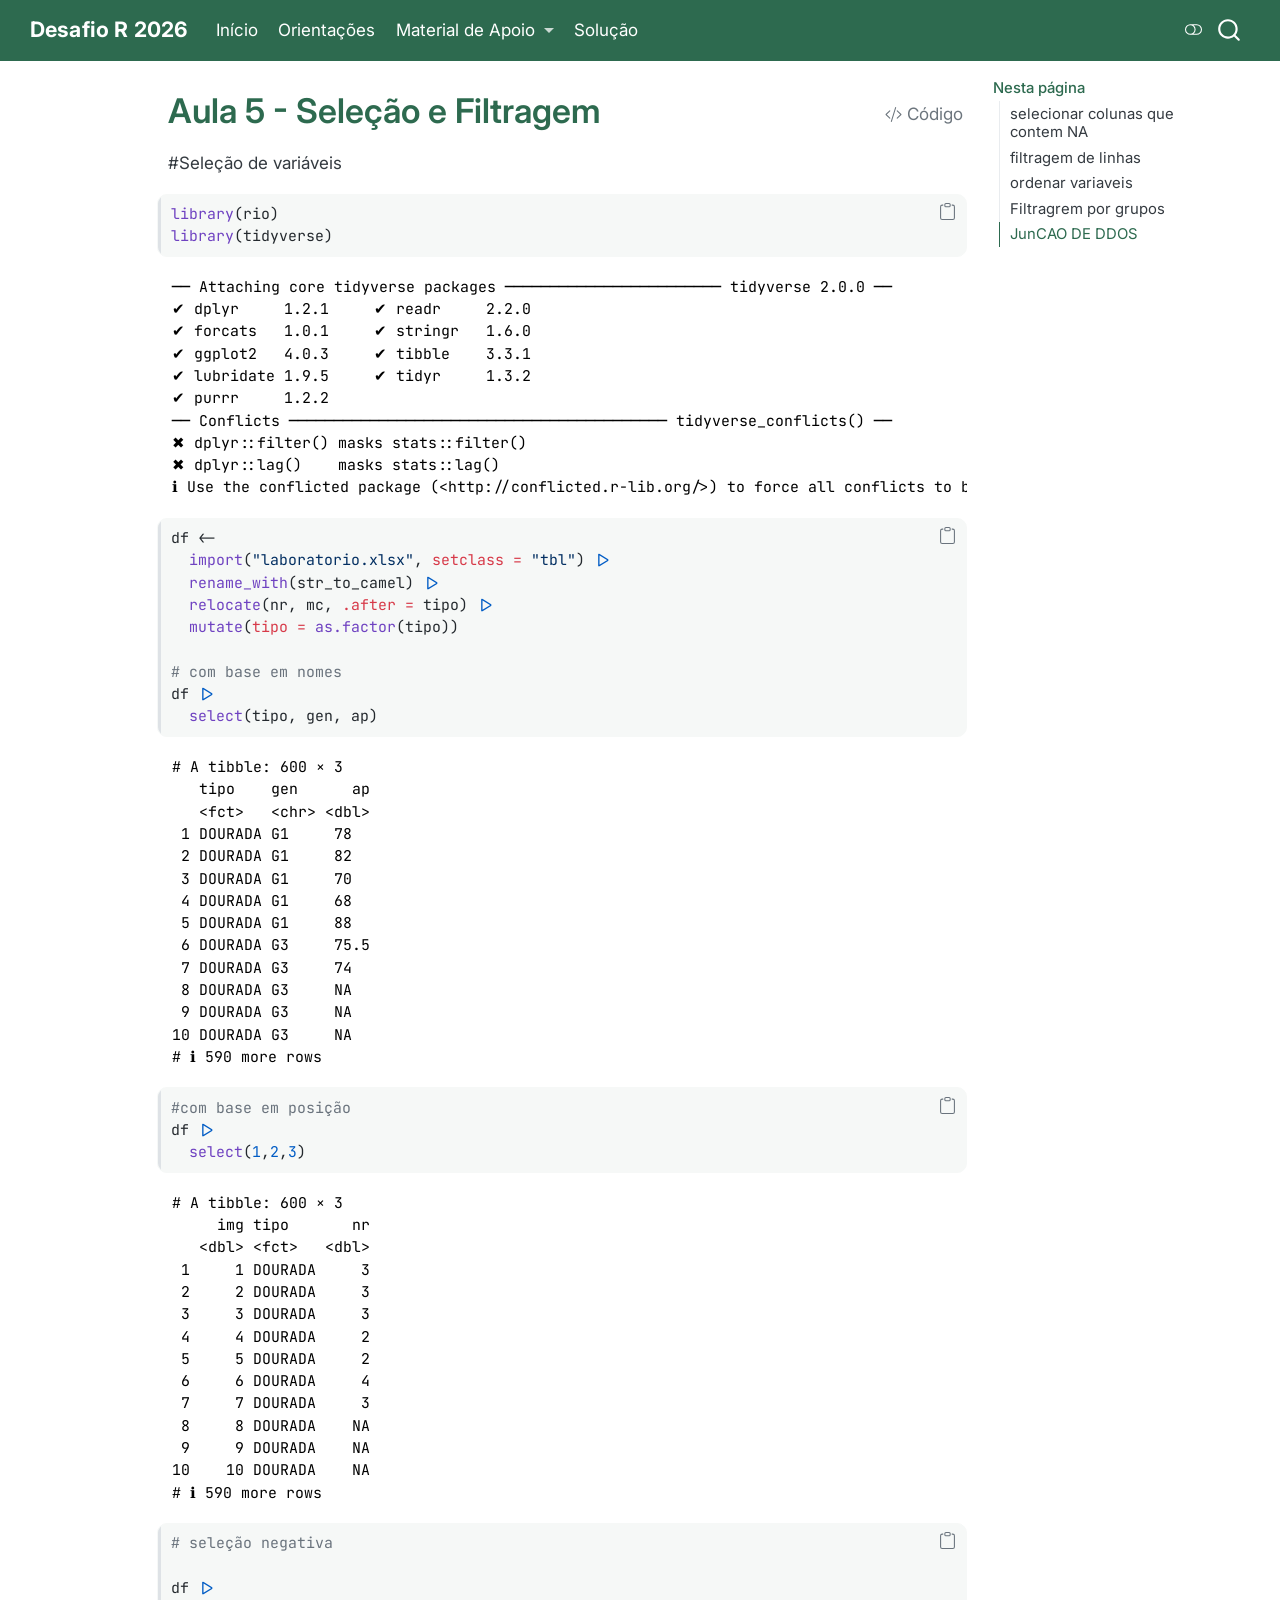
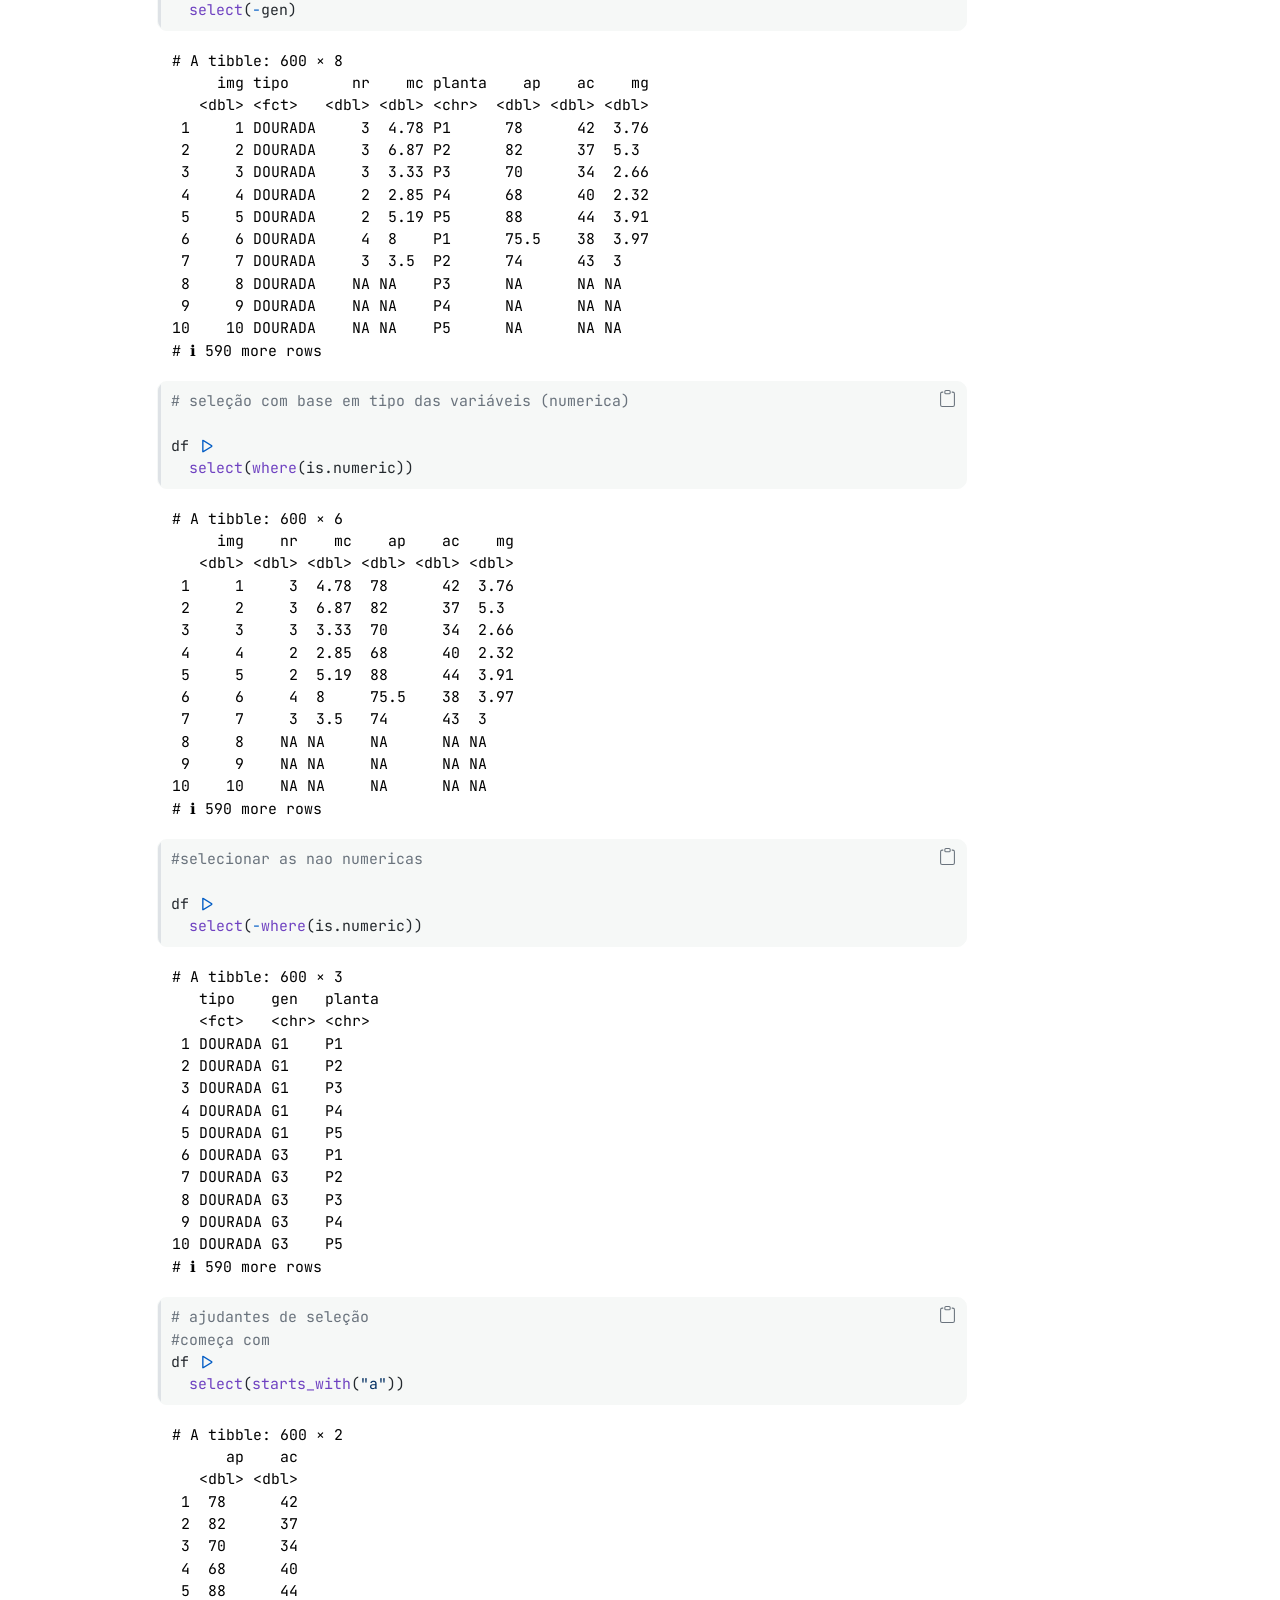
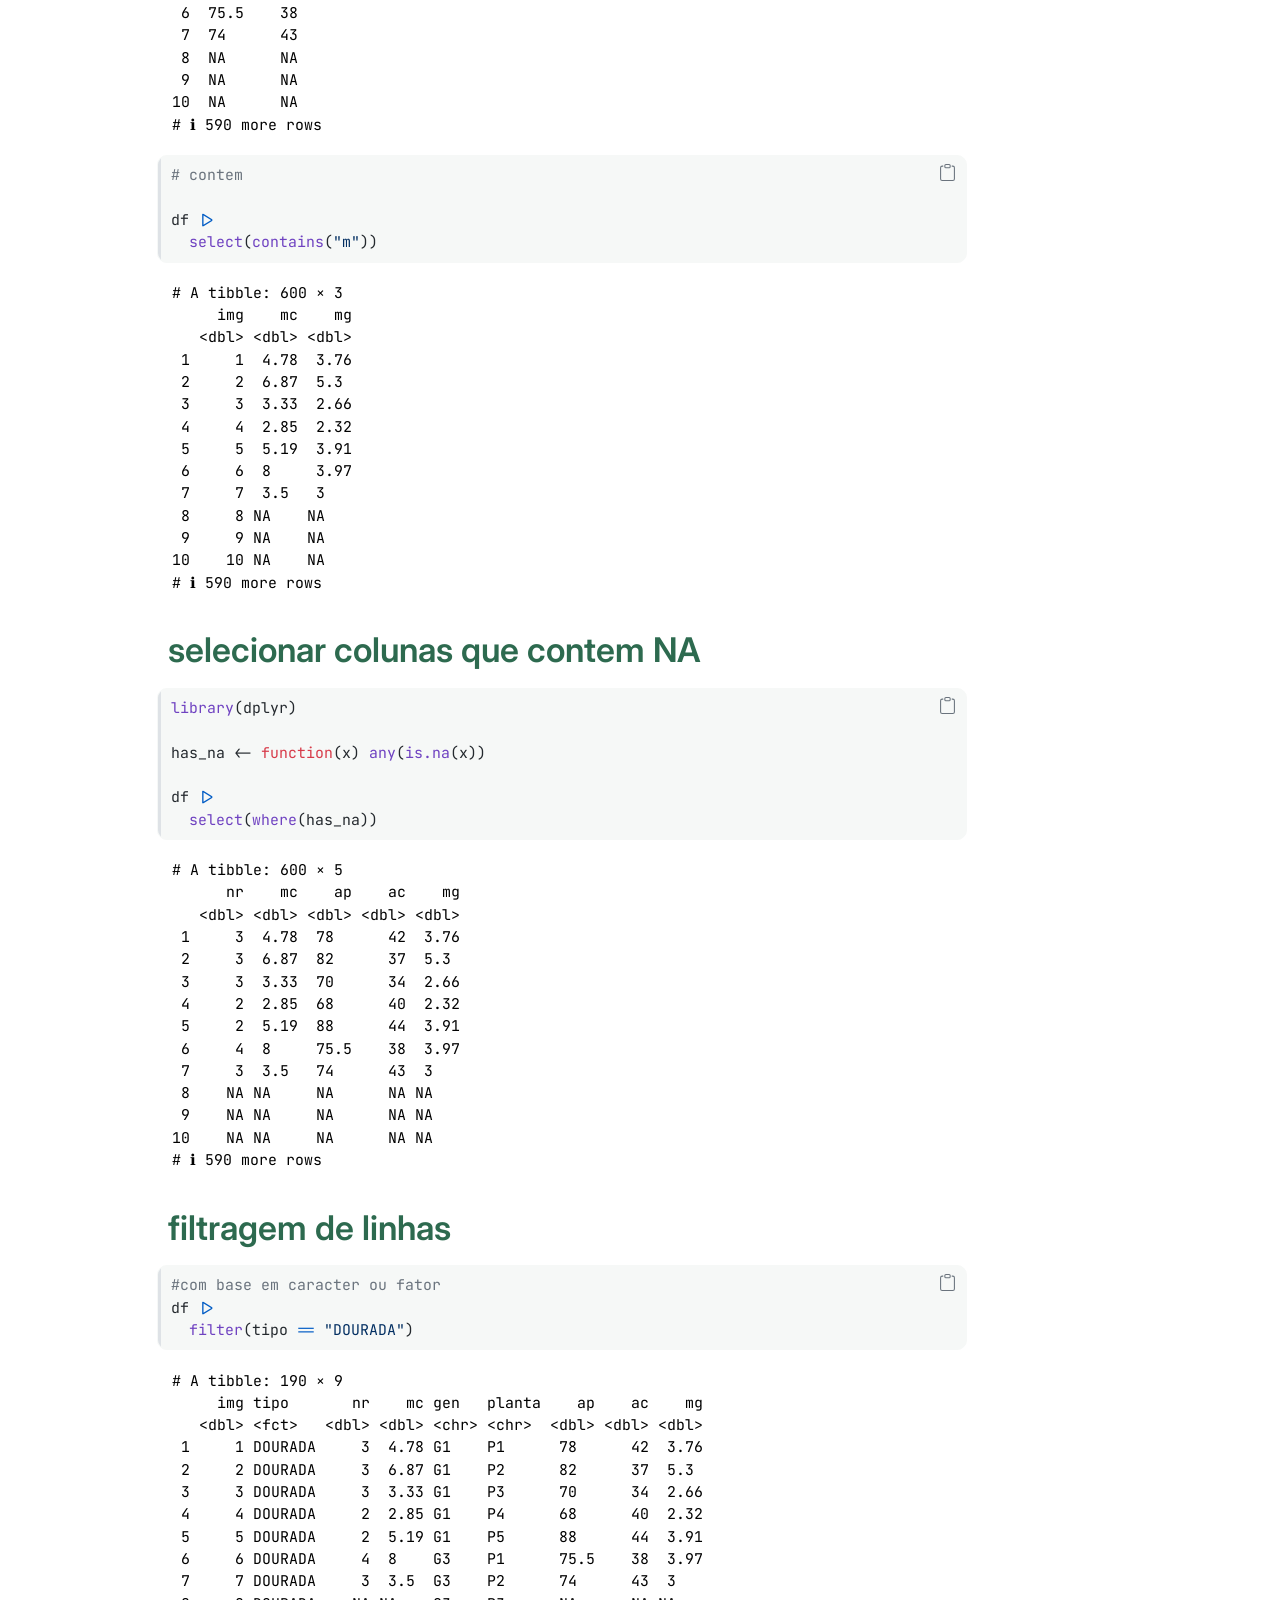
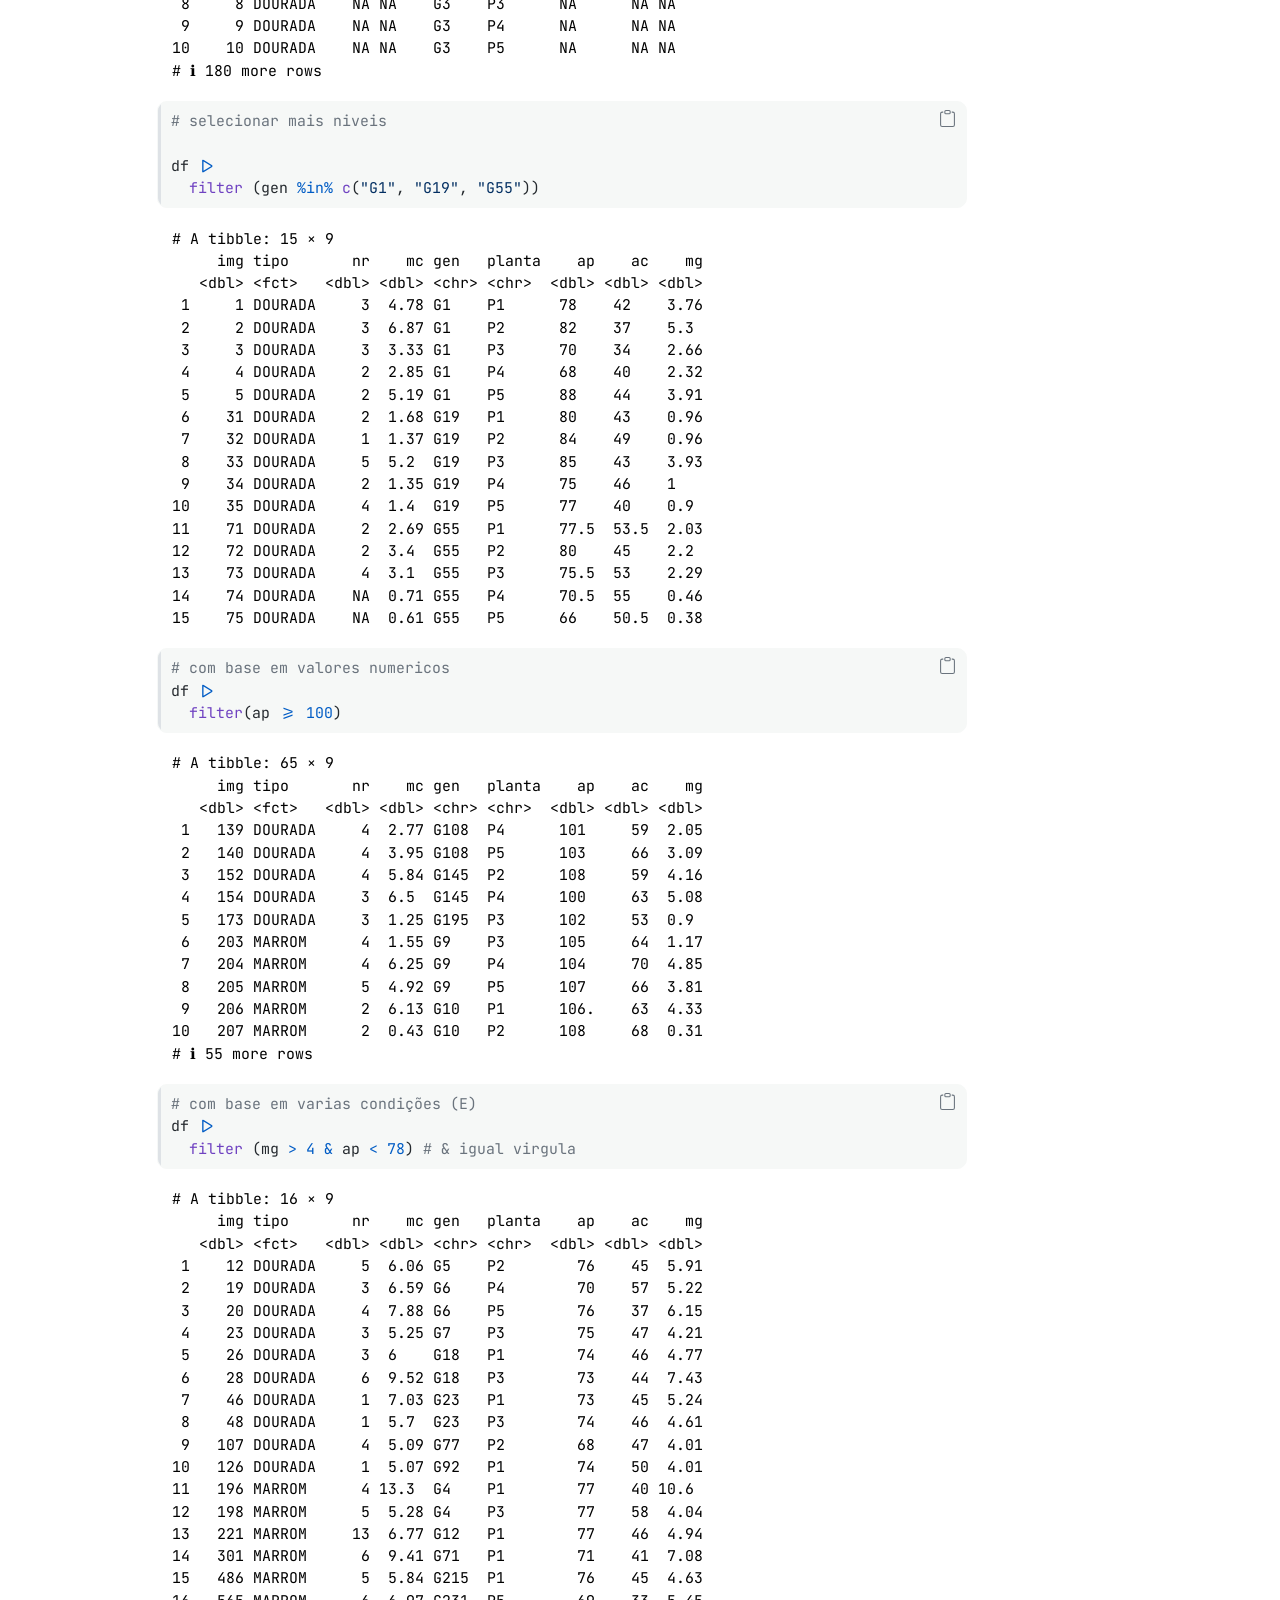
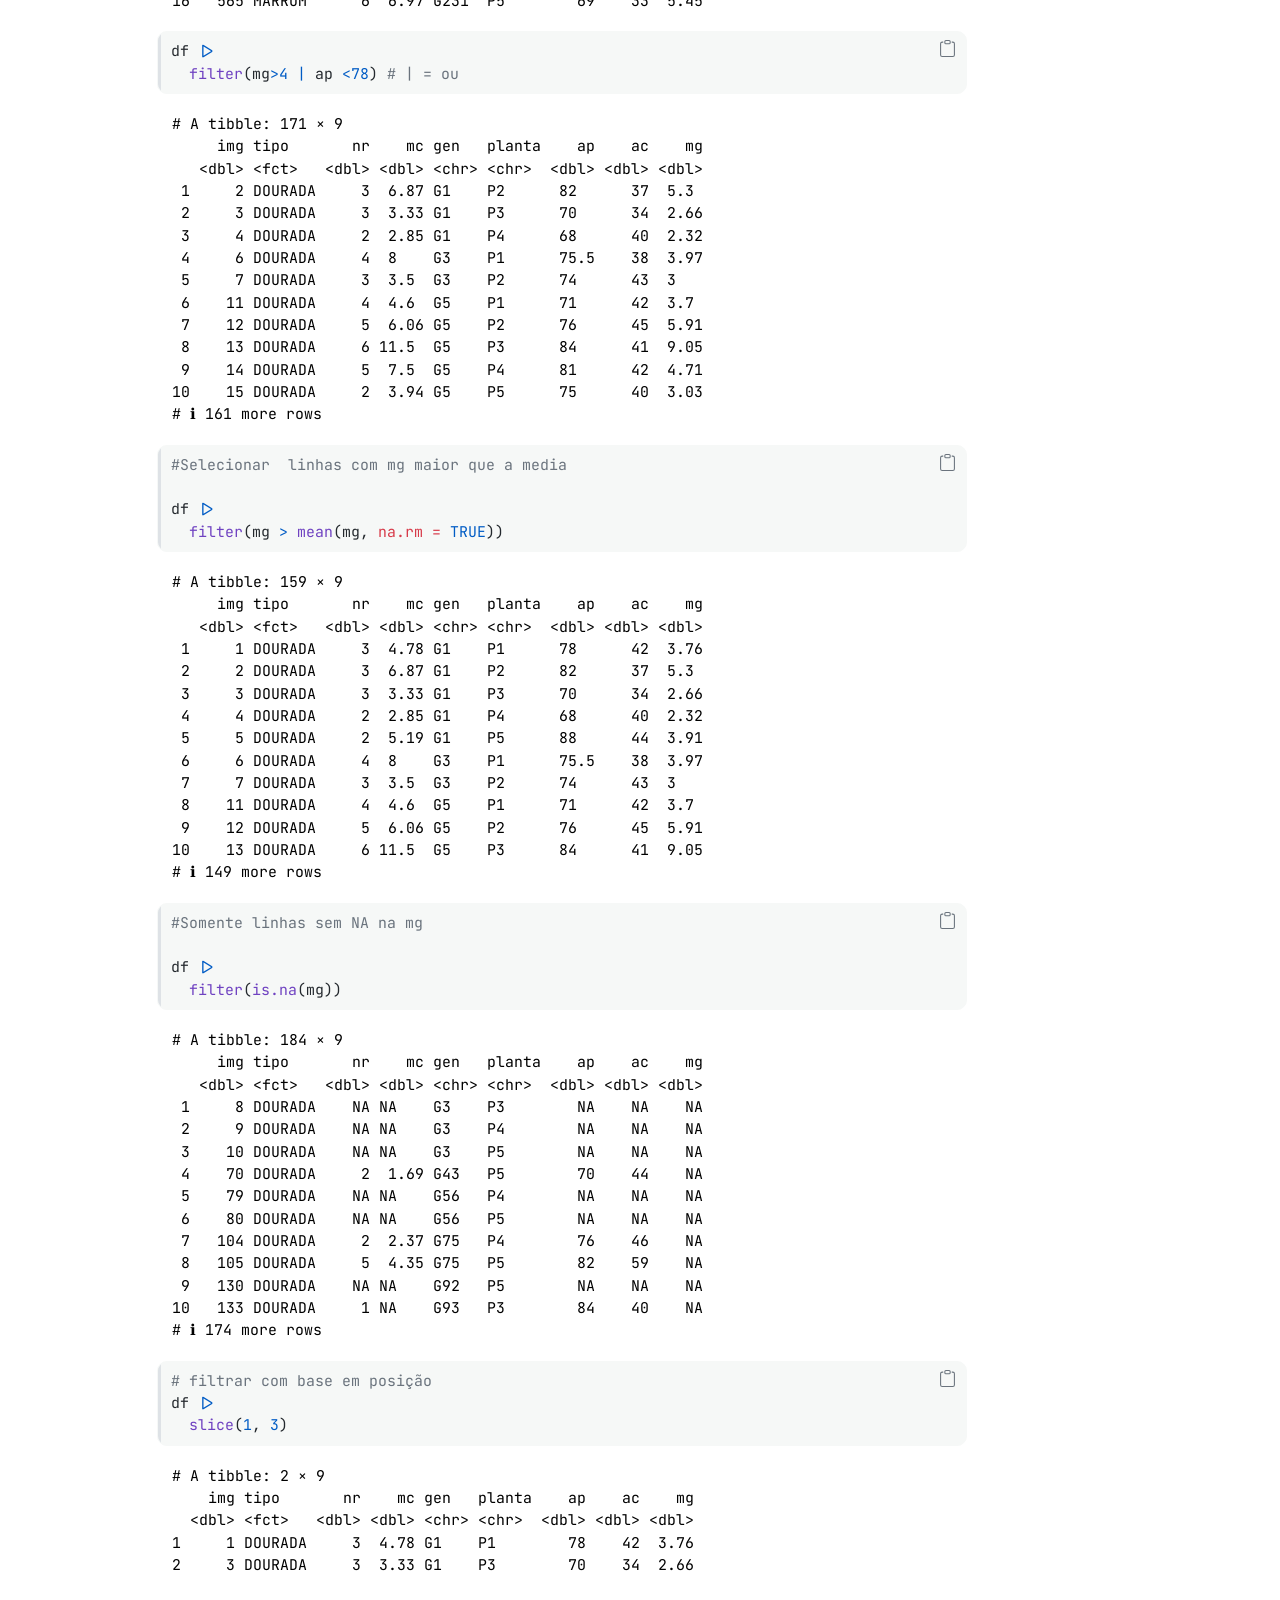
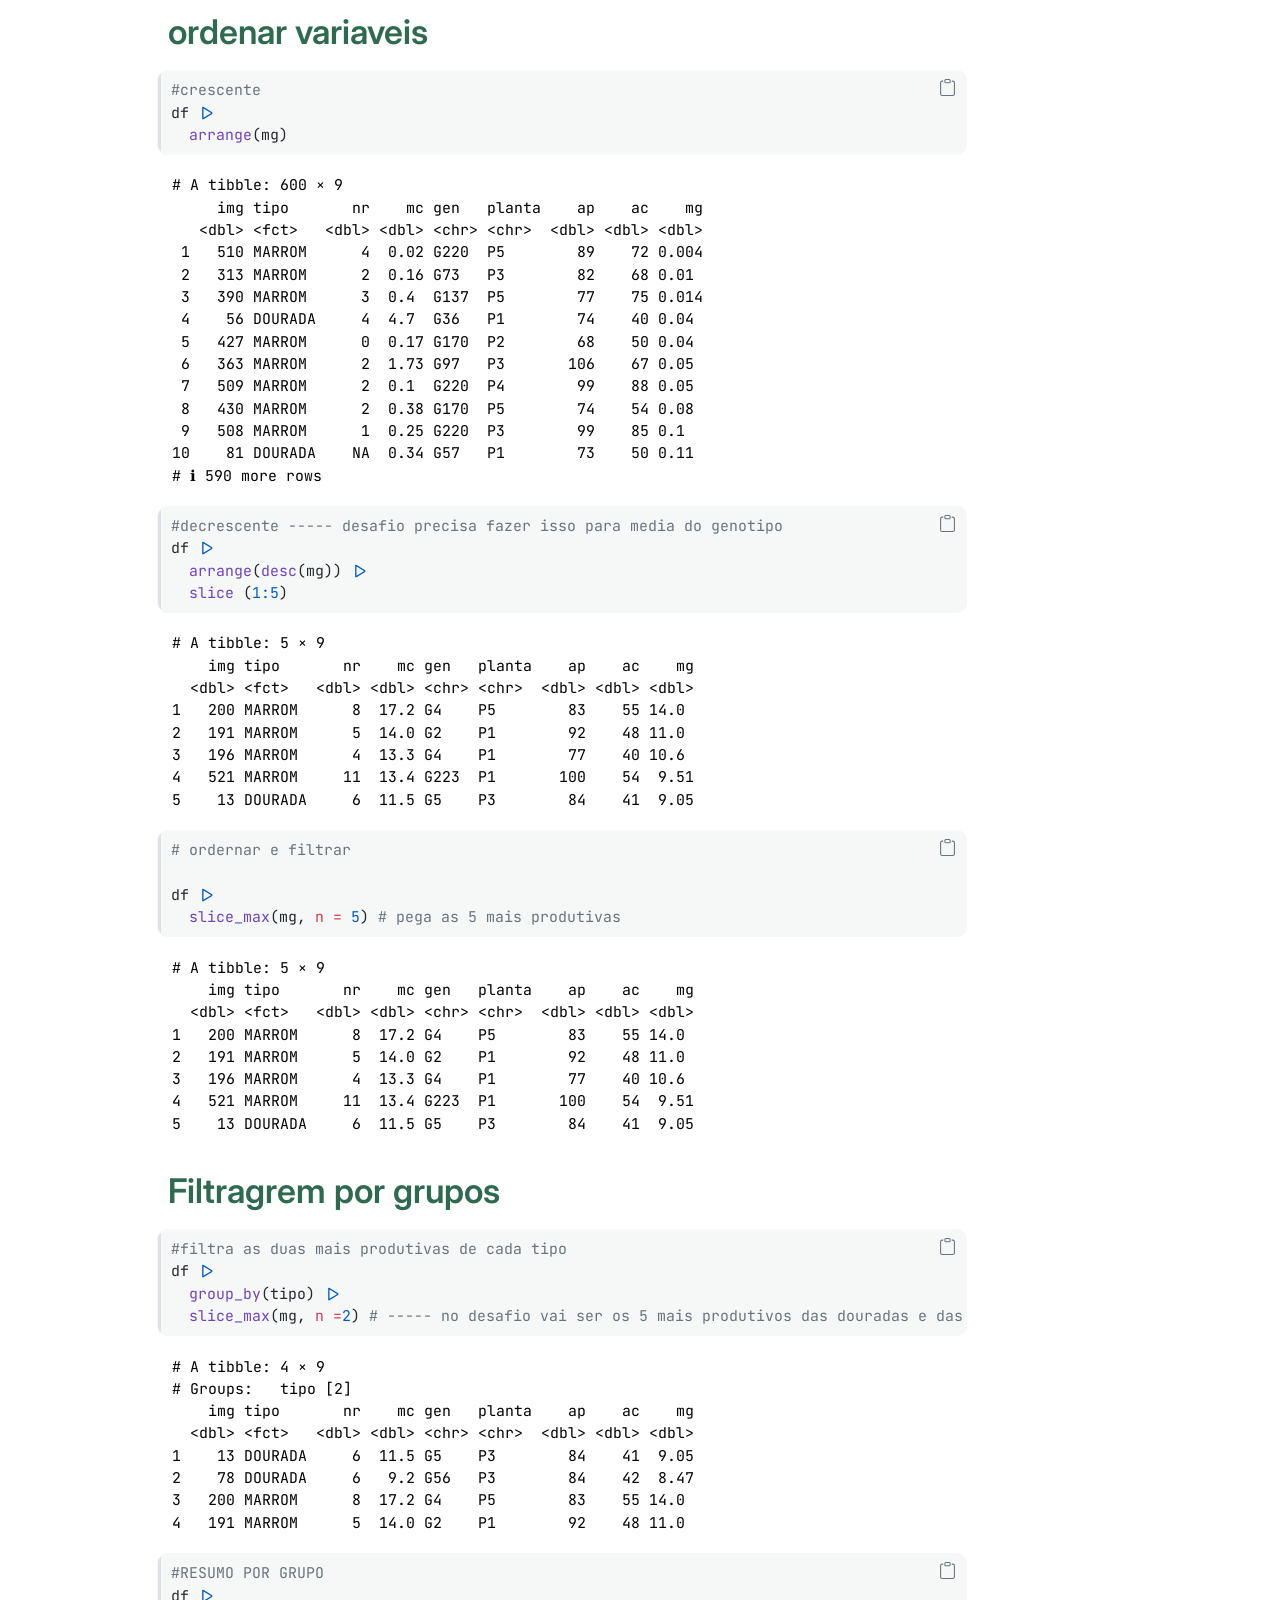
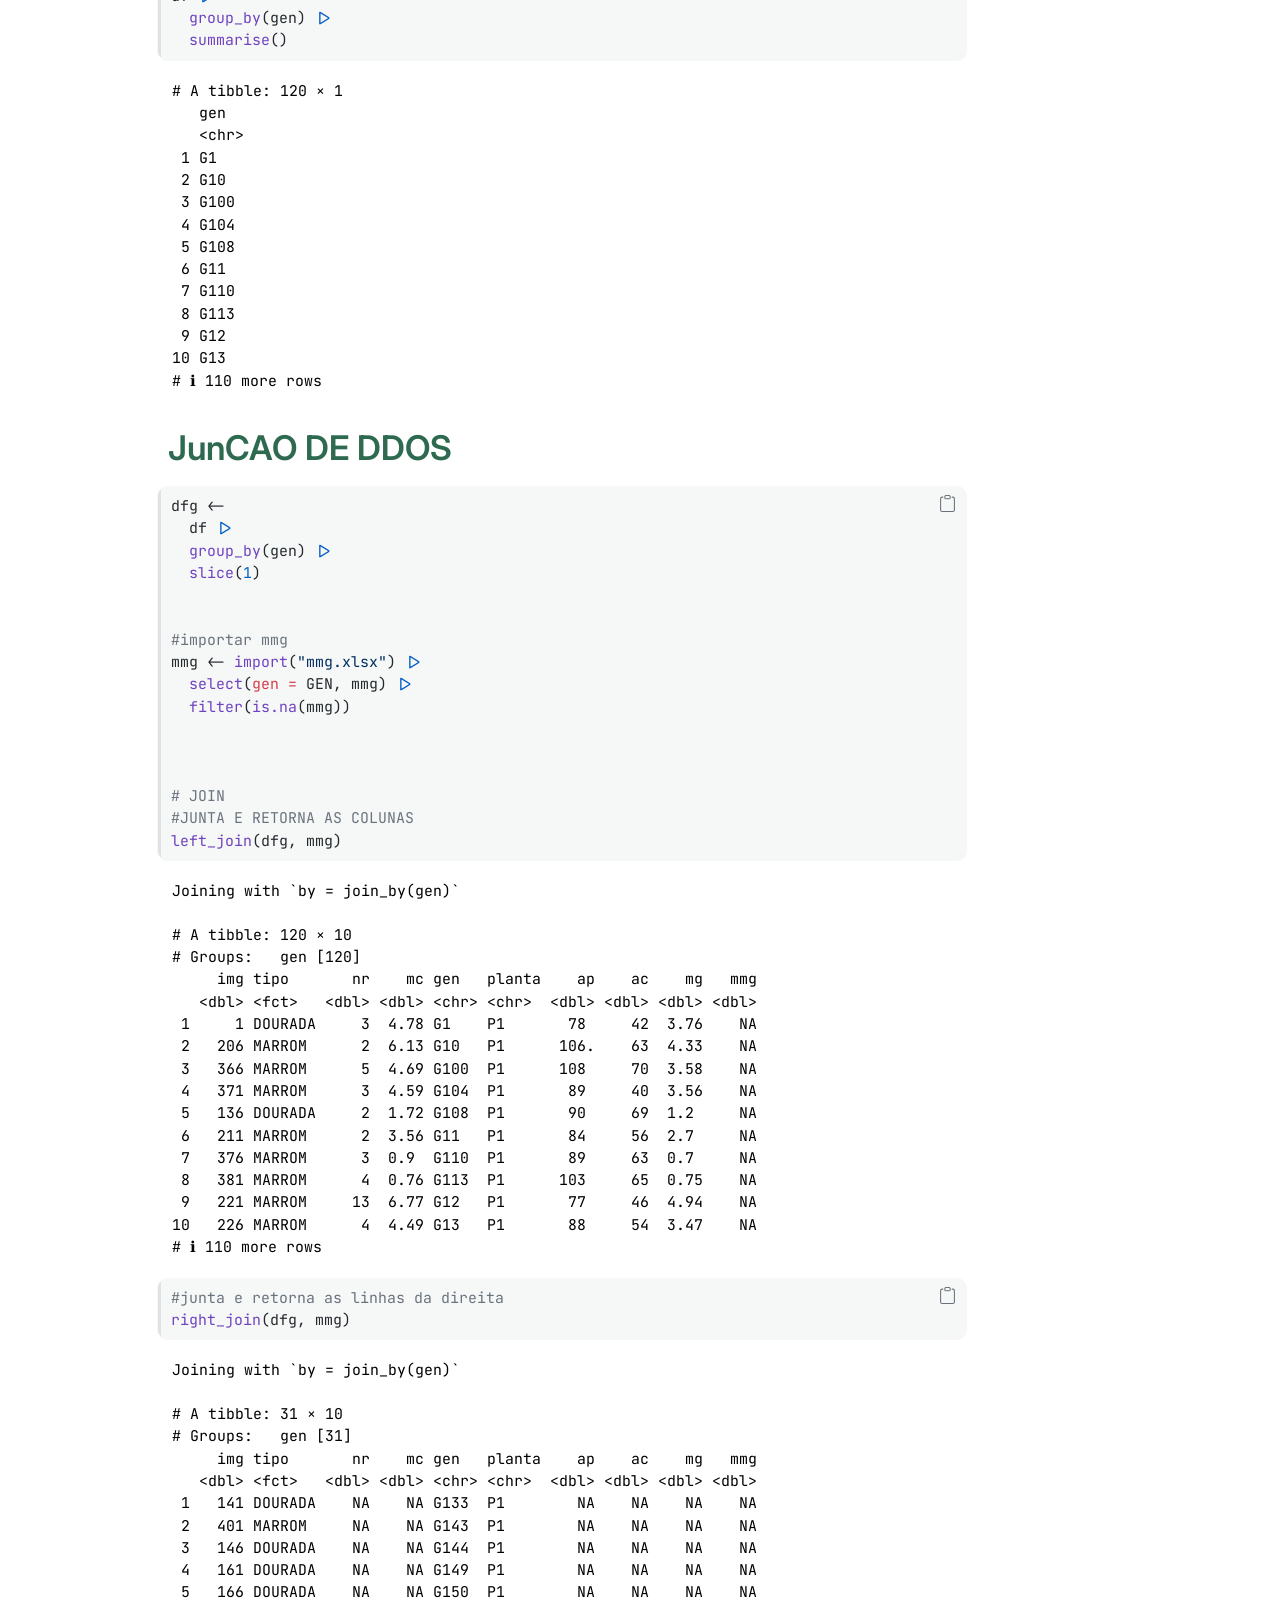
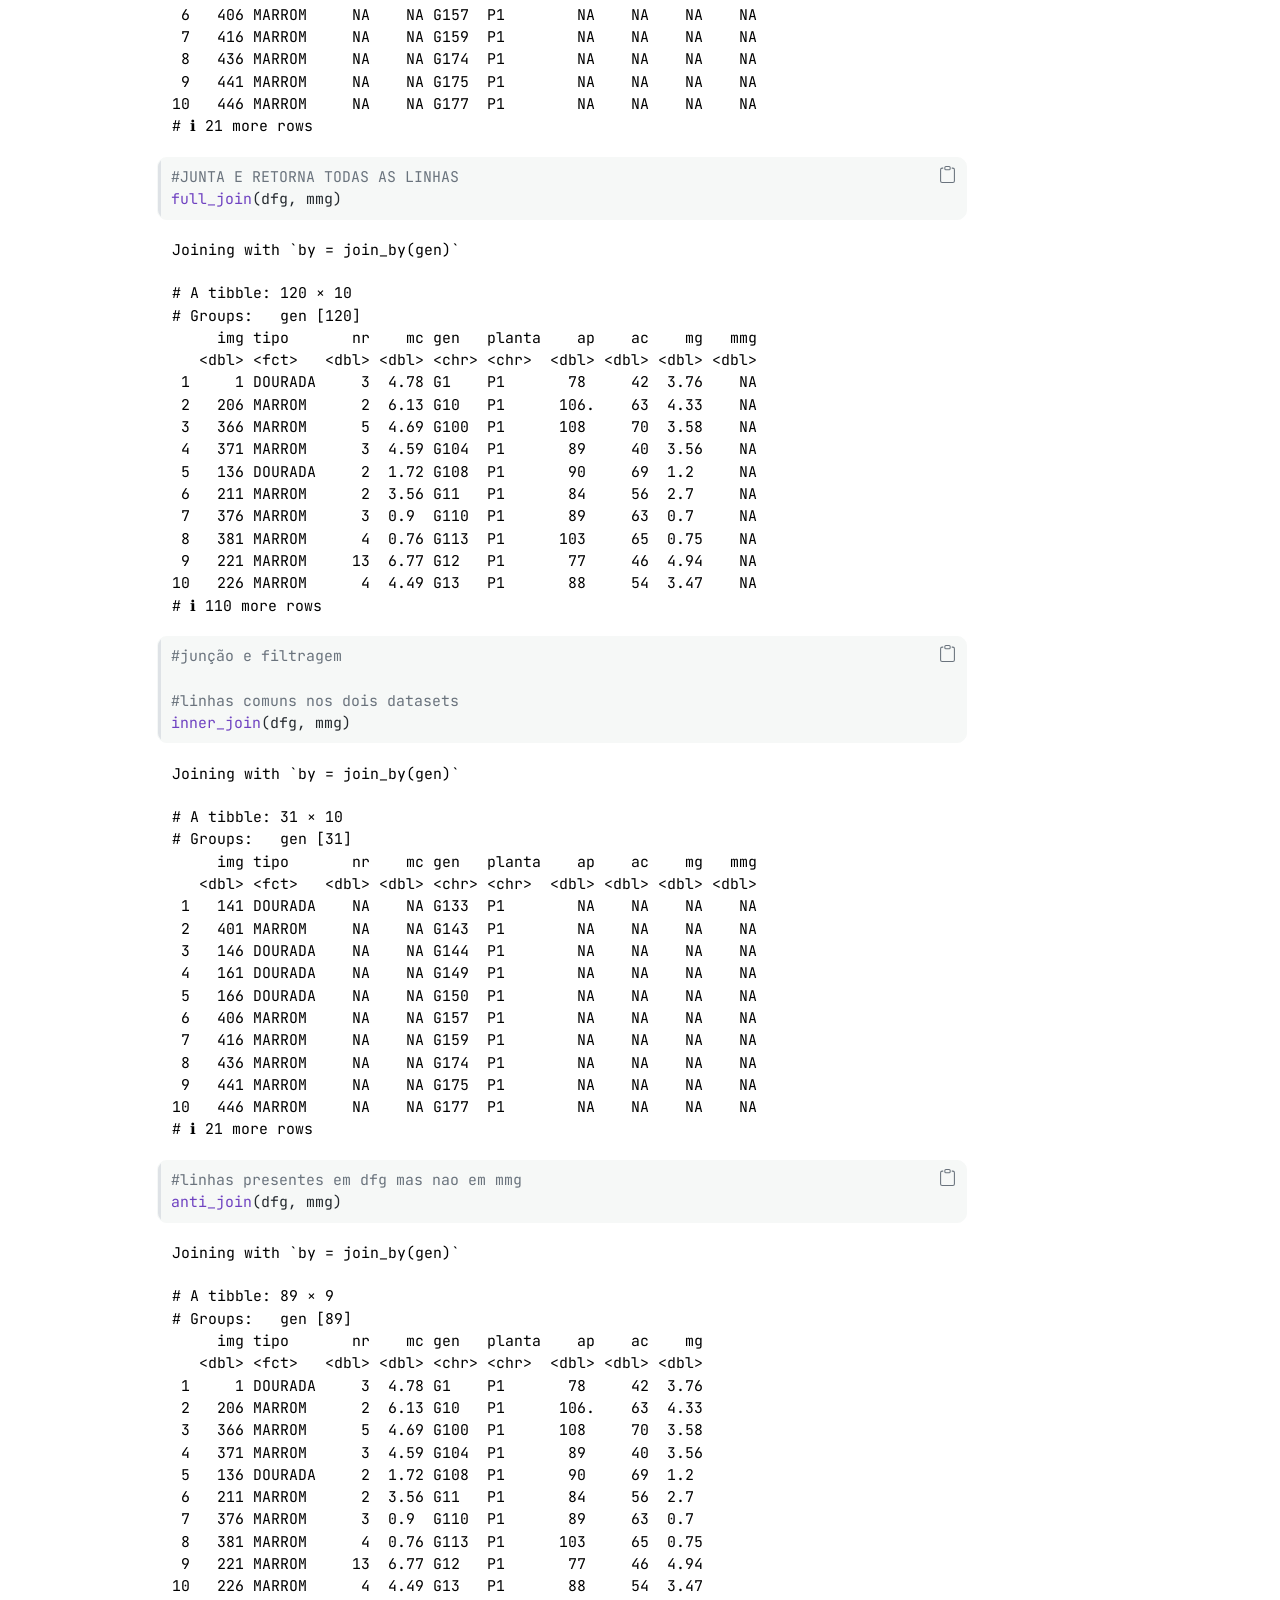
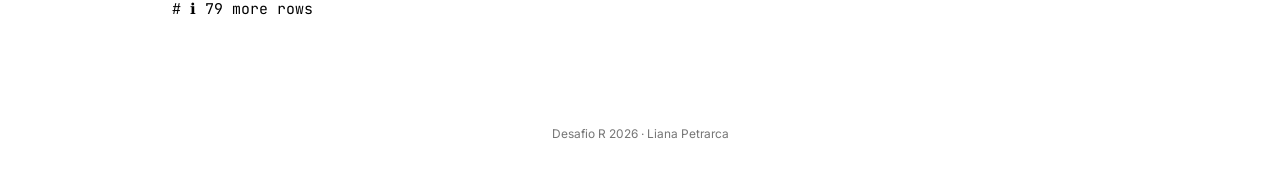
<file: docs/aula5.html>
<!DOCTYPE html>
<html xmlns="http://www.w3.org/1999/xhtml" lang="pt" xml:lang="pt"><head>

<meta charset="utf-8">
<meta name="generator" content="quarto-1.10.18">

<meta name="viewport" content="width=device-width, initial-scale=1.0, user-scalable=yes">


<title>Aula 5 - Seleção e Filtragem – Desafio R 2026</title>
<style>
/* Default styles provided by pandoc.
** See https://pandoc.org/MANUAL.html#variables-for-html for config info.
*/
span.smallcaps{font-variant: small-caps;}
div.columns{display: flex; gap: 1.5em;}
div.column{flex: auto;}
@media screen {
div.columns{gap: min(4vw, 1.5em);}
div.column{overflow-x: auto;}
}
div.hanging-indent{margin-left: 1.5em; text-indent: -1.5em;}
ul.task-list{list-style: none;}
ul.task-list li input[type="checkbox"] {
  width: 0.8em;
  margin: 0 0.8em 0.2em -1em; /* quarto-specific, see https://github.com/quarto-dev/quarto-cli/issues/4556 */ 
  vertical-align: middle;
}
/* CSS for syntax highlighting */
html { -webkit-text-size-adjust: 100%; }
pre > code.sourceCode { white-space: pre; position: relative; }
pre > code.sourceCode > span { display: inline-block; line-height: 1.25; }
pre > code.sourceCode > span:empty { height: 1.2em; }
.sourceCode { overflow: visible; }
code.sourceCode > span { color: inherit; text-decoration: inherit; }
div.sourceCode { margin: 1em 0; }
pre.sourceCode { margin: 0; }
@media screen {
div.sourceCode { overflow: auto; }
}
@media print {
pre > code.sourceCode { white-space: pre-wrap; }
pre > code.sourceCode > span { text-indent: -5em; padding-left: 5em; }
}
pre.numberSource code
  { counter-reset: source-line 0; }
pre.numberSource code > span
  { position: relative; left: -4em; counter-increment: source-line; }
pre.numberSource code > span > a:first-child::before
  { content: counter(source-line);
    position: relative; left: -1em; text-align: right; vertical-align: baseline;
    border: none; display: inline-block;
    -webkit-touch-callout: none; -webkit-user-select: none;
    -khtml-user-select: none; -moz-user-select: none;
    -ms-user-select: none; user-select: none;
    padding: 0 4px; width: 4em;
  }
pre.numberSource { margin-left: 3em;  padding-left: 4px; }
div.sourceCode
  {   }
@media screen {
pre > code.sourceCode > span > a:first-child::before { text-decoration: underline; }
}
</style>


<script src="site_libs/quarto-nav/quarto-nav.js"></script>
<script src="site_libs/quarto-nav/headroom.min.js"></script>
<script src="site_libs/clipboard/clipboard.min.js"></script>
<script src="site_libs/quarto-search/autocomplete.umd.js"></script>
<script src="site_libs/quarto-search/fuse.min.js"></script>
<script src="site_libs/quarto-search/quarto-search.js"></script>
<meta name="quarto:offset" content="./">
<script src="site_libs/quarto-html/quarto.js" type="module"></script>
<script src="site_libs/quarto-html/tabsets/tabsets.js" type="module"></script>
<script src="site_libs/quarto-html/popper.min.js"></script>
<script src="site_libs/quarto-html/tippy.umd.min.js"></script>
<script src="site_libs/quarto-html/anchor.min.js"></script>
<link href="site_libs/quarto-html/tippy.css" rel="stylesheet">
<link href="site_libs/quarto-html/quarto-syntax-highlighting-6e0128c39cda7d7c42e47bc7dcda5e0d.css" rel="stylesheet" class="quarto-color-scheme" id="quarto-text-highlighting-styles">
<link href="site_libs/quarto-html/quarto-syntax-highlighting-dark-8bf29ee76cb4493ab1b5419d89ddda8a.css" rel="stylesheet" class="quarto-color-scheme quarto-color-alternate" id="quarto-text-highlighting-styles">
<link href="site_libs/quarto-html/quarto-syntax-highlighting-6e0128c39cda7d7c42e47bc7dcda5e0d.css" rel="stylesheet" class="quarto-color-scheme-extra" id="quarto-text-highlighting-styles">
<script src="site_libs/bootstrap/bootstrap.min.js"></script>
<link href="site_libs/bootstrap/bootstrap-icons.css" rel="stylesheet">
<link href="site_libs/bootstrap/bootstrap-4dcf0521d6cc36b9be0e11d0257adca8.min.css" rel="stylesheet" append-hash="true" class="quarto-color-scheme" id="quarto-bootstrap" data-mode="light">
<link href="site_libs/bootstrap/bootstrap-dark-c941d5f7e9be9edf75435d728ce1626f.min.css" rel="stylesheet" append-hash="true" class="quarto-color-scheme quarto-color-alternate" id="quarto-bootstrap" data-mode="dark">
<link href="site_libs/bootstrap/bootstrap-4dcf0521d6cc36b9be0e11d0257adca8.min.css" rel="stylesheet" append-hash="true" class="quarto-color-scheme-extra" id="quarto-bootstrap" data-mode="light">
<script id="quarto-search-options" type="application/json">{
  "location": "navbar",
  "copy-button": false,
  "collapse-after": 3,
  "panel-placement": "end",
  "type": "overlay",
  "limit": 50,
  "keyboard-shortcut": [
    "f",
    "/",
    "s"
  ],
  "show-item-context": false,
  "language": {
    "search-no-results-text": "Nenhum resultado",
    "search-matching-documents-text": "documentos correspondentes",
    "search-copy-link-title": "Copiar link para a busca",
    "search-hide-matches-text": "Esconder correspondências adicionais",
    "search-more-match-text": "mais correspondência neste documento",
    "search-more-matches-text": "mais correspondências neste documento",
    "search-clear-button-title": "Limpar",
    "search-text-placeholder": "",
    "search-detached-cancel-button-title": "Cancelar",
    "search-submit-button-title": "Enviar",
    "search-label": "Procurar"
  }
}</script>


<link rel="stylesheet" href="styles.css">
</head>

<body class="nav-fixed quarto-light"><script id="quarto-html-before-body" type="application/javascript">
    const toggleBodyColorMode = (bsSheetEl) => {
      const mode = bsSheetEl.getAttribute("data-mode");
      const bodyEl = window.document.querySelector("body");
      if (mode === "dark") {
        bodyEl.classList.add("quarto-dark");
        bodyEl.classList.remove("quarto-light");
      } else {
        bodyEl.classList.add("quarto-light");
        bodyEl.classList.remove("quarto-dark");
      }
    }
    const toggleBodyColorPrimary = () => {
      const bsSheetEl = window.document.querySelector("link#quarto-bootstrap:not([rel=disabled-stylesheet])");
      if (bsSheetEl) {
        toggleBodyColorMode(bsSheetEl);
      }
    }
    const setColorSchemeToggle = (alternate) => {
      const toggles = window.document.querySelectorAll('.quarto-color-scheme-toggle');
      for (let i=0; i < toggles.length; i++) {
        const toggle = toggles[i];
        if (toggle) {
          if (alternate) {
            toggle.classList.add("alternate");
          } else {
            toggle.classList.remove("alternate");
          }
        }
      }
    };
    const toggleColorMode = (alternate) => {
      // Switch the stylesheets
      const primaryStylesheets = window.document.querySelectorAll('link.quarto-color-scheme:not(.quarto-color-alternate)');
      const alternateStylesheets = window.document.querySelectorAll('link.quarto-color-scheme.quarto-color-alternate');
      manageTransitions('#quarto-margin-sidebar .nav-link', false);
      if (alternate) {
        // note: dark is layered on light, we don't disable primary!
        enableStylesheet(alternateStylesheets);
        for (const sheetNode of alternateStylesheets) {
          if (sheetNode.id === "quarto-bootstrap") {
            toggleBodyColorMode(sheetNode);
          }
        }
      } else {
        disableStylesheet(alternateStylesheets);
        enableStylesheet(primaryStylesheets)
        toggleBodyColorPrimary();
      }
      manageTransitions('#quarto-margin-sidebar .nav-link', true);
      // Switch the toggles
      setColorSchemeToggle(alternate)
      // Hack to workaround the fact that safari doesn't
      // properly recolor the scrollbar when toggling (#1455)
      if (navigator.userAgent.indexOf('Safari') > 0 && navigator.userAgent.indexOf('Chrome') == -1) {
        manageTransitions("body", false);
        window.scrollTo(0, 1);
        setTimeout(() => {
          window.scrollTo(0, 0);
          manageTransitions("body", true);
        }, 40);
      }
    }
    const disableStylesheet = (stylesheets) => {
      for (let i=0; i < stylesheets.length; i++) {
        const stylesheet = stylesheets[i];
        stylesheet.rel = 'disabled-stylesheet';
      }
    }
    const enableStylesheet = (stylesheets) => {
      for (let i=0; i < stylesheets.length; i++) {
        const stylesheet = stylesheets[i];
        if(stylesheet.rel !== 'stylesheet') { // for Chrome, which will still FOUC without this check
          stylesheet.rel = 'stylesheet';
        }
      }
    }
    const manageTransitions = (selector, allowTransitions) => {
      const els = window.document.querySelectorAll(selector);
      for (let i=0; i < els.length; i++) {
        const el = els[i];
        if (allowTransitions) {
          el.classList.remove('notransition');
        } else {
          el.classList.add('notransition');
        }
      }
    }
    const isFileUrl = () => {
      return window.location.protocol === 'file:';
    }
    const hasAlternateSentinel = () => {
      let styleSentinel = getColorSchemeSentinel();
      if (styleSentinel !== null) {
        return styleSentinel === "alternate";
      } else {
        return false;
      }
    }
    const setStyleSentinel = (alternate) => {
      const value = alternate ? "alternate" : "default";
      if (!isFileUrl()) {
        window.localStorage.setItem("quarto-color-scheme", value);
      } else {
        localAlternateSentinel = value;
      }
    }
    const getColorSchemeSentinel = () => {
      if (!isFileUrl()) {
        const storageValue = window.localStorage.getItem("quarto-color-scheme");
        return storageValue != null ? storageValue : localAlternateSentinel;
      } else {
        return localAlternateSentinel;
      }
    }
    const toggleGiscusIfUsed = (isAlternate, darkModeDefault) => {
      const baseTheme = document.querySelector('#giscus-base-theme')?.value ?? 'light';
      const alternateTheme = document.querySelector('#giscus-alt-theme')?.value ?? 'dark';
      let newTheme = '';
      if(authorPrefersDark) {
        newTheme = isAlternate ? baseTheme : alternateTheme;
      } else {
        newTheme = isAlternate ? alternateTheme : baseTheme;
      }
      const changeGiscusTheme = () => {
        // From: https://github.com/giscus/giscus/issues/336
        const sendMessage = (message) => {
          const iframe = document.querySelector('iframe.giscus-frame');
          if (!iframe) return;
          iframe.contentWindow.postMessage({ giscus: message }, 'https://giscus.app');
        }
        sendMessage({
          setConfig: {
            theme: newTheme
          }
        });
      }
      const isGiscussLoaded = window.document.querySelector('iframe.giscus-frame') !== null;
      if (isGiscussLoaded) {
        changeGiscusTheme();
      }
    };
    const authorPrefersDark = false;
    const darkModeDefault = authorPrefersDark;
      document.querySelector('link#quarto-text-highlighting-styles.quarto-color-scheme-extra').rel = 'disabled-stylesheet';
      document.querySelector('link#quarto-bootstrap.quarto-color-scheme-extra').rel = 'disabled-stylesheet';
    let localAlternateSentinel = darkModeDefault ? 'alternate' : 'default';
    // Dark / light mode switch
    window.quartoToggleColorScheme = () => {
      // Read the current dark / light value
      let toAlternate = !hasAlternateSentinel();
      toggleColorMode(toAlternate);
      setStyleSentinel(toAlternate);
      toggleGiscusIfUsed(toAlternate, darkModeDefault);
      window.dispatchEvent(new Event('resize'));
    };
    // Switch to dark mode if need be
    if (hasAlternateSentinel()) {
      toggleColorMode(true);
    } else {
      toggleColorMode(false);
    }
  </script>

<div id="quarto-search-results"></div>
  <header id="quarto-header" class="headroom fixed-top">
    <nav class="navbar navbar-expand-lg " data-bs-theme="dark">
      <div class="navbar-container container-fluid">
      <div class="navbar-brand-container mx-auto">
    <a class="navbar-brand" href="./index.html">
    <span class="navbar-title">Desafio R 2026</span>
    </a>
  </div>
            <div id="quarto-search" class="" title="Procurar"></div>
          <button class="navbar-toggler" type="button" data-bs-toggle="collapse" data-bs-target="#navbarCollapse" aria-controls="navbarCollapse" role="menu" aria-expanded="false" aria-label="Alternar de navegação" onclick="if (window.quartoToggleHeadroom) { window.quartoToggleHeadroom(); }">
  <span class="navbar-toggler-icon"></span>
</button>
          <div class="collapse navbar-collapse" id="navbarCollapse">
            <ul class="navbar-nav navbar-nav-scroll me-auto">
  <li class="nav-item">
    <a class="nav-link" href="./index.qmd"> 
<span class="menu-text">Início</span></a>
  </li>  
  <li class="nav-item">
    <a class="nav-link" href="./orientacoes.html"> 
<span class="menu-text">Orientações</span></a>
  </li>  
  <li class="nav-item dropdown ">
    <a class="nav-link dropdown-toggle" href="#" id="nav-menu-material-de-apoio" role="link" data-bs-toggle="dropdown" aria-expanded="false">
 <span class="menu-text">Material de Apoio</span>
    </a>
    <ul class="dropdown-menu" aria-labelledby="nav-menu-material-de-apoio">    
        <li>
    <a class="dropdown-item" href="./aula1_intro.html">
 <span class="dropdown-text">Aula 1 – Introdução</span></a>
  </li>  
        <li>
    <a class="dropdown-item" href="./aula_2_tipo_de_dados.html">
 <span class="dropdown-text">Aula 2 – Tipos de dados</span></a>
  </li>  
        <li>
    <a class="dropdown-item" href="./aula3_dados.html">
 <span class="dropdown-text">Aula 3 – Dados</span></a>
  </li>  
        <li>
    <a class="dropdown-item" href="./aula5.html">
 <span class="dropdown-text">Aula 5</span></a>
  </li>  
        <li>
    <a class="dropdown-item" href="./AULA6.html">
 <span class="dropdown-text">Aula 6 – Mutação e resumo</span></a>
  </li>  
    </ul>
  </li>
  <li class="nav-item">
    <a class="nav-link" href="./solucao.html"> 
<span class="menu-text">Solução</span></a>
  </li>  
</ul>
          </div> <!-- /navcollapse -->
            <div class="quarto-navbar-tools">
  <a href="" class="quarto-color-scheme-toggle quarto-navigation-tool  px-1" onclick="window.quartoToggleColorScheme(); return false;" title="Alternar modo escuro"><i class="bi"></i></a>
</div>
      </div> <!-- /container-fluid -->
    </nav>
</header>
<!-- content -->
<div id="quarto-content" class="quarto-container page-columns page-rows-contents page-layout-article page-navbar">
<!-- sidebar -->
<!-- margin-sidebar -->
    <div id="quarto-margin-sidebar" class="sidebar margin-sidebar">
        <nav id="TOC" role="doc-toc" class="toc-active">
    <h2 id="toc-title">Nesta página</h2>
   
  <ul>
  <li><a href="#selecionar-colunas-que-contem-na" id="toc-selecionar-colunas-que-contem-na" class="nav-link active" data-scroll-target="#selecionar-colunas-que-contem-na">selecionar colunas que contem NA</a></li>
  <li><a href="#filtragem-de-linhas" id="toc-filtragem-de-linhas" class="nav-link" data-scroll-target="#filtragem-de-linhas">filtragem de linhas</a></li>
  <li><a href="#ordenar-variaveis" id="toc-ordenar-variaveis" class="nav-link" data-scroll-target="#ordenar-variaveis">ordenar variaveis</a></li>
  <li><a href="#filtragrem-por-grupos" id="toc-filtragrem-por-grupos" class="nav-link" data-scroll-target="#filtragrem-por-grupos">Filtragrem por grupos</a></li>
  <li><a href="#juncao-de-ddos" id="toc-juncao-de-ddos" class="nav-link" data-scroll-target="#juncao-de-ddos">JunCAO DE DDOS</a></li>
  </ul>
</nav>
    </div>
<!-- main -->
<main class="content" id="quarto-document-content">


<header id="title-block-header" class="quarto-title-block default">
<div class="quarto-title">
<div class="quarto-title-block"><div><h1 class="title">Aula 5 - Seleção e Filtragem</h1><button type="button" class="btn code-tools-button" id="quarto-code-tools-source"><i class="bi"></i> Código</button></div></div>
</div>



<div class="quarto-title-meta">

    
  
    
  </div>
  


</header>


<p>#Seleção de variáveis</p>
<div class="cell">
<div class="code-copy-outer-scaffold"><div class="sourceCode cell-code" id="cb1"><pre class="sourceCode r code-with-copy"><code class="sourceCode r"><span id="cb1-1"><a href="#cb1-1" aria-hidden="true" tabindex="-1"></a><span class="fu">library</span>(rio)</span>
<span id="cb1-2"><a href="#cb1-2" aria-hidden="true" tabindex="-1"></a><span class="fu">library</span>(tidyverse)</span></code></pre></div><button title="Copiar para a área de transferência" class="code-copy-button"><i class="bi"></i></button></div>
<div class="cell-output cell-output-stderr">
<pre><code>── Attaching core tidyverse packages ──────────────────────── tidyverse 2.0.0 ──
✔ dplyr     1.2.1     ✔ readr     2.2.0
✔ forcats   1.0.1     ✔ stringr   1.6.0
✔ ggplot2   4.0.3     ✔ tibble    3.3.1
✔ lubridate 1.9.5     ✔ tidyr     1.3.2
✔ purrr     1.2.2     
── Conflicts ────────────────────────────────────────── tidyverse_conflicts() ──
✖ dplyr::filter() masks stats::filter()
✖ dplyr::lag()    masks stats::lag()
ℹ Use the conflicted package (&lt;http://conflicted.r-lib.org/&gt;) to force all conflicts to become errors</code></pre>
</div>
<div class="code-copy-outer-scaffold"><div class="sourceCode cell-code" id="cb3"><pre class="sourceCode r code-with-copy"><code class="sourceCode r"><span id="cb3-1"><a href="#cb3-1" aria-hidden="true" tabindex="-1"></a>df <span class="ot">&lt;-</span> </span>
<span id="cb3-2"><a href="#cb3-2" aria-hidden="true" tabindex="-1"></a>  <span class="fu">import</span>(<span class="st">"laboratorio.xlsx"</span>, <span class="at">setclass =</span> <span class="st">"tbl"</span>) <span class="sc">|&gt;</span></span>
<span id="cb3-3"><a href="#cb3-3" aria-hidden="true" tabindex="-1"></a>  <span class="fu">rename_with</span>(str_to_camel) <span class="sc">|&gt;</span> </span>
<span id="cb3-4"><a href="#cb3-4" aria-hidden="true" tabindex="-1"></a>  <span class="fu">relocate</span>(nr, mc, <span class="at">.after =</span> tipo) <span class="sc">|&gt;</span></span>
<span id="cb3-5"><a href="#cb3-5" aria-hidden="true" tabindex="-1"></a>  <span class="fu">mutate</span>(<span class="at">tipo =</span> <span class="fu">as.factor</span>(tipo))</span>
<span id="cb3-6"><a href="#cb3-6" aria-hidden="true" tabindex="-1"></a></span>
<span id="cb3-7"><a href="#cb3-7" aria-hidden="true" tabindex="-1"></a><span class="co"># com base em nomes </span></span>
<span id="cb3-8"><a href="#cb3-8" aria-hidden="true" tabindex="-1"></a>df <span class="sc">|&gt;</span></span>
<span id="cb3-9"><a href="#cb3-9" aria-hidden="true" tabindex="-1"></a>  <span class="fu">select</span>(tipo, gen, ap)</span></code></pre></div><button title="Copiar para a área de transferência" class="code-copy-button"><i class="bi"></i></button></div>
<div class="cell-output cell-output-stdout">
<pre><code># A tibble: 600 × 3
   tipo    gen      ap
   &lt;fct&gt;   &lt;chr&gt; &lt;dbl&gt;
 1 DOURADA G1     78  
 2 DOURADA G1     82  
 3 DOURADA G1     70  
 4 DOURADA G1     68  
 5 DOURADA G1     88  
 6 DOURADA G3     75.5
 7 DOURADA G3     74  
 8 DOURADA G3     NA  
 9 DOURADA G3     NA  
10 DOURADA G3     NA  
# ℹ 590 more rows</code></pre>
</div>
<div class="code-copy-outer-scaffold"><div class="sourceCode cell-code" id="cb5"><pre class="sourceCode r code-with-copy"><code class="sourceCode r"><span id="cb5-1"><a href="#cb5-1" aria-hidden="true" tabindex="-1"></a><span class="co">#com base em posição </span></span>
<span id="cb5-2"><a href="#cb5-2" aria-hidden="true" tabindex="-1"></a>df <span class="sc">|&gt;</span></span>
<span id="cb5-3"><a href="#cb5-3" aria-hidden="true" tabindex="-1"></a>  <span class="fu">select</span>(<span class="dv">1</span>,<span class="dv">2</span>,<span class="dv">3</span>)</span></code></pre></div><button title="Copiar para a área de transferência" class="code-copy-button"><i class="bi"></i></button></div>
<div class="cell-output cell-output-stdout">
<pre><code># A tibble: 600 × 3
     img tipo       nr
   &lt;dbl&gt; &lt;fct&gt;   &lt;dbl&gt;
 1     1 DOURADA     3
 2     2 DOURADA     3
 3     3 DOURADA     3
 4     4 DOURADA     2
 5     5 DOURADA     2
 6     6 DOURADA     4
 7     7 DOURADA     3
 8     8 DOURADA    NA
 9     9 DOURADA    NA
10    10 DOURADA    NA
# ℹ 590 more rows</code></pre>
</div>
<div class="code-copy-outer-scaffold"><div class="sourceCode cell-code" id="cb7"><pre class="sourceCode r code-with-copy"><code class="sourceCode r"><span id="cb7-1"><a href="#cb7-1" aria-hidden="true" tabindex="-1"></a><span class="co"># seleção negativa </span></span>
<span id="cb7-2"><a href="#cb7-2" aria-hidden="true" tabindex="-1"></a></span>
<span id="cb7-3"><a href="#cb7-3" aria-hidden="true" tabindex="-1"></a>df <span class="sc">|&gt;</span></span>
<span id="cb7-4"><a href="#cb7-4" aria-hidden="true" tabindex="-1"></a>  <span class="fu">select</span>(<span class="sc">-</span>gen)</span></code></pre></div><button title="Copiar para a área de transferência" class="code-copy-button"><i class="bi"></i></button></div>
<div class="cell-output cell-output-stdout">
<pre><code># A tibble: 600 × 8
     img tipo       nr    mc planta    ap    ac    mg
   &lt;dbl&gt; &lt;fct&gt;   &lt;dbl&gt; &lt;dbl&gt; &lt;chr&gt;  &lt;dbl&gt; &lt;dbl&gt; &lt;dbl&gt;
 1     1 DOURADA     3  4.78 P1      78      42  3.76
 2     2 DOURADA     3  6.87 P2      82      37  5.3 
 3     3 DOURADA     3  3.33 P3      70      34  2.66
 4     4 DOURADA     2  2.85 P4      68      40  2.32
 5     5 DOURADA     2  5.19 P5      88      44  3.91
 6     6 DOURADA     4  8    P1      75.5    38  3.97
 7     7 DOURADA     3  3.5  P2      74      43  3   
 8     8 DOURADA    NA NA    P3      NA      NA NA   
 9     9 DOURADA    NA NA    P4      NA      NA NA   
10    10 DOURADA    NA NA    P5      NA      NA NA   
# ℹ 590 more rows</code></pre>
</div>
<div class="code-copy-outer-scaffold"><div class="sourceCode cell-code" id="cb9"><pre class="sourceCode r code-with-copy"><code class="sourceCode r"><span id="cb9-1"><a href="#cb9-1" aria-hidden="true" tabindex="-1"></a><span class="co"># seleção com base em tipo das variáveis (numerica)</span></span>
<span id="cb9-2"><a href="#cb9-2" aria-hidden="true" tabindex="-1"></a></span>
<span id="cb9-3"><a href="#cb9-3" aria-hidden="true" tabindex="-1"></a>df <span class="sc">|&gt;</span></span>
<span id="cb9-4"><a href="#cb9-4" aria-hidden="true" tabindex="-1"></a>  <span class="fu">select</span>(<span class="fu">where</span>(is.numeric))</span></code></pre></div><button title="Copiar para a área de transferência" class="code-copy-button"><i class="bi"></i></button></div>
<div class="cell-output cell-output-stdout">
<pre><code># A tibble: 600 × 6
     img    nr    mc    ap    ac    mg
   &lt;dbl&gt; &lt;dbl&gt; &lt;dbl&gt; &lt;dbl&gt; &lt;dbl&gt; &lt;dbl&gt;
 1     1     3  4.78  78      42  3.76
 2     2     3  6.87  82      37  5.3 
 3     3     3  3.33  70      34  2.66
 4     4     2  2.85  68      40  2.32
 5     5     2  5.19  88      44  3.91
 6     6     4  8     75.5    38  3.97
 7     7     3  3.5   74      43  3   
 8     8    NA NA     NA      NA NA   
 9     9    NA NA     NA      NA NA   
10    10    NA NA     NA      NA NA   
# ℹ 590 more rows</code></pre>
</div>
<div class="code-copy-outer-scaffold"><div class="sourceCode cell-code" id="cb11"><pre class="sourceCode r code-with-copy"><code class="sourceCode r"><span id="cb11-1"><a href="#cb11-1" aria-hidden="true" tabindex="-1"></a><span class="co">#selecionar as nao numericas </span></span>
<span id="cb11-2"><a href="#cb11-2" aria-hidden="true" tabindex="-1"></a></span>
<span id="cb11-3"><a href="#cb11-3" aria-hidden="true" tabindex="-1"></a>df <span class="sc">|&gt;</span></span>
<span id="cb11-4"><a href="#cb11-4" aria-hidden="true" tabindex="-1"></a>  <span class="fu">select</span>(<span class="sc">-</span><span class="fu">where</span>(is.numeric))</span></code></pre></div><button title="Copiar para a área de transferência" class="code-copy-button"><i class="bi"></i></button></div>
<div class="cell-output cell-output-stdout">
<pre><code># A tibble: 600 × 3
   tipo    gen   planta
   &lt;fct&gt;   &lt;chr&gt; &lt;chr&gt; 
 1 DOURADA G1    P1    
 2 DOURADA G1    P2    
 3 DOURADA G1    P3    
 4 DOURADA G1    P4    
 5 DOURADA G1    P5    
 6 DOURADA G3    P1    
 7 DOURADA G3    P2    
 8 DOURADA G3    P3    
 9 DOURADA G3    P4    
10 DOURADA G3    P5    
# ℹ 590 more rows</code></pre>
</div>
<div class="code-copy-outer-scaffold"><div class="sourceCode cell-code" id="cb13"><pre class="sourceCode r code-with-copy"><code class="sourceCode r"><span id="cb13-1"><a href="#cb13-1" aria-hidden="true" tabindex="-1"></a><span class="co"># ajudantes de seleção </span></span>
<span id="cb13-2"><a href="#cb13-2" aria-hidden="true" tabindex="-1"></a><span class="co">#começa com </span></span>
<span id="cb13-3"><a href="#cb13-3" aria-hidden="true" tabindex="-1"></a>df <span class="sc">|&gt;</span> </span>
<span id="cb13-4"><a href="#cb13-4" aria-hidden="true" tabindex="-1"></a>  <span class="fu">select</span>(<span class="fu">starts_with</span>(<span class="st">"a"</span>))</span></code></pre></div><button title="Copiar para a área de transferência" class="code-copy-button"><i class="bi"></i></button></div>
<div class="cell-output cell-output-stdout">
<pre><code># A tibble: 600 × 2
      ap    ac
   &lt;dbl&gt; &lt;dbl&gt;
 1  78      42
 2  82      37
 3  70      34
 4  68      40
 5  88      44
 6  75.5    38
 7  74      43
 8  NA      NA
 9  NA      NA
10  NA      NA
# ℹ 590 more rows</code></pre>
</div>
<div class="code-copy-outer-scaffold"><div class="sourceCode cell-code" id="cb15"><pre class="sourceCode r code-with-copy"><code class="sourceCode r"><span id="cb15-1"><a href="#cb15-1" aria-hidden="true" tabindex="-1"></a><span class="co"># contem</span></span>
<span id="cb15-2"><a href="#cb15-2" aria-hidden="true" tabindex="-1"></a></span>
<span id="cb15-3"><a href="#cb15-3" aria-hidden="true" tabindex="-1"></a>df <span class="sc">|&gt;</span></span>
<span id="cb15-4"><a href="#cb15-4" aria-hidden="true" tabindex="-1"></a>  <span class="fu">select</span>(<span class="fu">contains</span>(<span class="st">"m"</span>))</span></code></pre></div><button title="Copiar para a área de transferência" class="code-copy-button"><i class="bi"></i></button></div>
<div class="cell-output cell-output-stdout">
<pre><code># A tibble: 600 × 3
     img    mc    mg
   &lt;dbl&gt; &lt;dbl&gt; &lt;dbl&gt;
 1     1  4.78  3.76
 2     2  6.87  5.3 
 3     3  3.33  2.66
 4     4  2.85  2.32
 5     5  5.19  3.91
 6     6  8     3.97
 7     7  3.5   3   
 8     8 NA    NA   
 9     9 NA    NA   
10    10 NA    NA   
# ℹ 590 more rows</code></pre>
</div>
</div>
<section id="selecionar-colunas-que-contem-na" class="level1">
<h1>selecionar colunas que contem NA</h1>
<div class="cell">
<div class="code-copy-outer-scaffold"><div class="sourceCode cell-code" id="cb17"><pre class="sourceCode r code-with-copy"><code class="sourceCode r"><span id="cb17-1"><a href="#cb17-1" aria-hidden="true" tabindex="-1"></a><span class="fu">library</span>(dplyr)</span>
<span id="cb17-2"><a href="#cb17-2" aria-hidden="true" tabindex="-1"></a></span>
<span id="cb17-3"><a href="#cb17-3" aria-hidden="true" tabindex="-1"></a>has_na <span class="ot">&lt;-</span> <span class="cf">function</span>(x) <span class="fu">any</span>(<span class="fu">is.na</span>(x))</span>
<span id="cb17-4"><a href="#cb17-4" aria-hidden="true" tabindex="-1"></a></span>
<span id="cb17-5"><a href="#cb17-5" aria-hidden="true" tabindex="-1"></a>df <span class="sc">|&gt;</span></span>
<span id="cb17-6"><a href="#cb17-6" aria-hidden="true" tabindex="-1"></a>  <span class="fu">select</span>(<span class="fu">where</span>(has_na))</span></code></pre></div><button title="Copiar para a área de transferência" class="code-copy-button"><i class="bi"></i></button></div>
<div class="cell-output cell-output-stdout">
<pre><code># A tibble: 600 × 5
      nr    mc    ap    ac    mg
   &lt;dbl&gt; &lt;dbl&gt; &lt;dbl&gt; &lt;dbl&gt; &lt;dbl&gt;
 1     3  4.78  78      42  3.76
 2     3  6.87  82      37  5.3 
 3     3  3.33  70      34  2.66
 4     2  2.85  68      40  2.32
 5     2  5.19  88      44  3.91
 6     4  8     75.5    38  3.97
 7     3  3.5   74      43  3   
 8    NA NA     NA      NA NA   
 9    NA NA     NA      NA NA   
10    NA NA     NA      NA NA   
# ℹ 590 more rows</code></pre>
</div>
</div>
</section>
<section id="filtragem-de-linhas" class="level1">
<h1>filtragem de linhas</h1>
<div class="cell">
<div class="code-copy-outer-scaffold"><div class="sourceCode cell-code" id="cb19"><pre class="sourceCode r code-with-copy"><code class="sourceCode r"><span id="cb19-1"><a href="#cb19-1" aria-hidden="true" tabindex="-1"></a><span class="co">#com base em caracter ou fator </span></span>
<span id="cb19-2"><a href="#cb19-2" aria-hidden="true" tabindex="-1"></a>df <span class="sc">|&gt;</span></span>
<span id="cb19-3"><a href="#cb19-3" aria-hidden="true" tabindex="-1"></a>  <span class="fu">filter</span>(tipo <span class="sc">==</span> <span class="st">"DOURADA"</span>)</span></code></pre></div><button title="Copiar para a área de transferência" class="code-copy-button"><i class="bi"></i></button></div>
<div class="cell-output cell-output-stdout">
<pre><code># A tibble: 190 × 9
     img tipo       nr    mc gen   planta    ap    ac    mg
   &lt;dbl&gt; &lt;fct&gt;   &lt;dbl&gt; &lt;dbl&gt; &lt;chr&gt; &lt;chr&gt;  &lt;dbl&gt; &lt;dbl&gt; &lt;dbl&gt;
 1     1 DOURADA     3  4.78 G1    P1      78      42  3.76
 2     2 DOURADA     3  6.87 G1    P2      82      37  5.3 
 3     3 DOURADA     3  3.33 G1    P3      70      34  2.66
 4     4 DOURADA     2  2.85 G1    P4      68      40  2.32
 5     5 DOURADA     2  5.19 G1    P5      88      44  3.91
 6     6 DOURADA     4  8    G3    P1      75.5    38  3.97
 7     7 DOURADA     3  3.5  G3    P2      74      43  3   
 8     8 DOURADA    NA NA    G3    P3      NA      NA NA   
 9     9 DOURADA    NA NA    G3    P4      NA      NA NA   
10    10 DOURADA    NA NA    G3    P5      NA      NA NA   
# ℹ 180 more rows</code></pre>
</div>
<div class="code-copy-outer-scaffold"><div class="sourceCode cell-code" id="cb21"><pre class="sourceCode r code-with-copy"><code class="sourceCode r"><span id="cb21-1"><a href="#cb21-1" aria-hidden="true" tabindex="-1"></a><span class="co"># selecionar mais niveis </span></span>
<span id="cb21-2"><a href="#cb21-2" aria-hidden="true" tabindex="-1"></a></span>
<span id="cb21-3"><a href="#cb21-3" aria-hidden="true" tabindex="-1"></a>df <span class="sc">|&gt;</span> </span>
<span id="cb21-4"><a href="#cb21-4" aria-hidden="true" tabindex="-1"></a>  <span class="fu">filter</span> (gen <span class="sc">%in%</span> <span class="fu">c</span>(<span class="st">"G1"</span>, <span class="st">"G19"</span>, <span class="st">"G55"</span>))</span></code></pre></div><button title="Copiar para a área de transferência" class="code-copy-button"><i class="bi"></i></button></div>
<div class="cell-output cell-output-stdout">
<pre><code># A tibble: 15 × 9
     img tipo       nr    mc gen   planta    ap    ac    mg
   &lt;dbl&gt; &lt;fct&gt;   &lt;dbl&gt; &lt;dbl&gt; &lt;chr&gt; &lt;chr&gt;  &lt;dbl&gt; &lt;dbl&gt; &lt;dbl&gt;
 1     1 DOURADA     3  4.78 G1    P1      78    42    3.76
 2     2 DOURADA     3  6.87 G1    P2      82    37    5.3 
 3     3 DOURADA     3  3.33 G1    P3      70    34    2.66
 4     4 DOURADA     2  2.85 G1    P4      68    40    2.32
 5     5 DOURADA     2  5.19 G1    P5      88    44    3.91
 6    31 DOURADA     2  1.68 G19   P1      80    43    0.96
 7    32 DOURADA     1  1.37 G19   P2      84    49    0.96
 8    33 DOURADA     5  5.2  G19   P3      85    43    3.93
 9    34 DOURADA     2  1.35 G19   P4      75    46    1   
10    35 DOURADA     4  1.4  G19   P5      77    40    0.9 
11    71 DOURADA     2  2.69 G55   P1      77.5  53.5  2.03
12    72 DOURADA     2  3.4  G55   P2      80    45    2.2 
13    73 DOURADA     4  3.1  G55   P3      75.5  53    2.29
14    74 DOURADA    NA  0.71 G55   P4      70.5  55    0.46
15    75 DOURADA    NA  0.61 G55   P5      66    50.5  0.38</code></pre>
</div>
<div class="code-copy-outer-scaffold"><div class="sourceCode cell-code" id="cb23"><pre class="sourceCode r code-with-copy"><code class="sourceCode r"><span id="cb23-1"><a href="#cb23-1" aria-hidden="true" tabindex="-1"></a><span class="co"># com base em valores numericos </span></span>
<span id="cb23-2"><a href="#cb23-2" aria-hidden="true" tabindex="-1"></a>df <span class="sc">|&gt;</span></span>
<span id="cb23-3"><a href="#cb23-3" aria-hidden="true" tabindex="-1"></a>  <span class="fu">filter</span>(ap <span class="sc">&gt;=</span> <span class="dv">100</span>)</span></code></pre></div><button title="Copiar para a área de transferência" class="code-copy-button"><i class="bi"></i></button></div>
<div class="cell-output cell-output-stdout">
<pre><code># A tibble: 65 × 9
     img tipo       nr    mc gen   planta    ap    ac    mg
   &lt;dbl&gt; &lt;fct&gt;   &lt;dbl&gt; &lt;dbl&gt; &lt;chr&gt; &lt;chr&gt;  &lt;dbl&gt; &lt;dbl&gt; &lt;dbl&gt;
 1   139 DOURADA     4  2.77 G108  P4      101     59  2.05
 2   140 DOURADA     4  3.95 G108  P5      103     66  3.09
 3   152 DOURADA     4  5.84 G145  P2      108     59  4.16
 4   154 DOURADA     3  6.5  G145  P4      100     63  5.08
 5   173 DOURADA     3  1.25 G195  P3      102     53  0.9 
 6   203 MARROM      4  1.55 G9    P3      105     64  1.17
 7   204 MARROM      4  6.25 G9    P4      104     70  4.85
 8   205 MARROM      5  4.92 G9    P5      107     66  3.81
 9   206 MARROM      2  6.13 G10   P1      106.    63  4.33
10   207 MARROM      2  0.43 G10   P2      108     68  0.31
# ℹ 55 more rows</code></pre>
</div>
<div class="code-copy-outer-scaffold"><div class="sourceCode cell-code" id="cb25"><pre class="sourceCode r code-with-copy"><code class="sourceCode r"><span id="cb25-1"><a href="#cb25-1" aria-hidden="true" tabindex="-1"></a><span class="co"># com base em varias condições (E)</span></span>
<span id="cb25-2"><a href="#cb25-2" aria-hidden="true" tabindex="-1"></a>df <span class="sc">|&gt;</span></span>
<span id="cb25-3"><a href="#cb25-3" aria-hidden="true" tabindex="-1"></a>  <span class="fu">filter</span> (mg <span class="sc">&gt;</span> <span class="dv">4</span> <span class="sc">&amp;</span> ap <span class="sc">&lt;</span> <span class="dv">78</span>) <span class="co"># &amp; igual virgula </span></span></code></pre></div><button title="Copiar para a área de transferência" class="code-copy-button"><i class="bi"></i></button></div>
<div class="cell-output cell-output-stdout">
<pre><code># A tibble: 16 × 9
     img tipo       nr    mc gen   planta    ap    ac    mg
   &lt;dbl&gt; &lt;fct&gt;   &lt;dbl&gt; &lt;dbl&gt; &lt;chr&gt; &lt;chr&gt;  &lt;dbl&gt; &lt;dbl&gt; &lt;dbl&gt;
 1    12 DOURADA     5  6.06 G5    P2        76    45  5.91
 2    19 DOURADA     3  6.59 G6    P4        70    57  5.22
 3    20 DOURADA     4  7.88 G6    P5        76    37  6.15
 4    23 DOURADA     3  5.25 G7    P3        75    47  4.21
 5    26 DOURADA     3  6    G18   P1        74    46  4.77
 6    28 DOURADA     6  9.52 G18   P3        73    44  7.43
 7    46 DOURADA     1  7.03 G23   P1        73    45  5.24
 8    48 DOURADA     1  5.7  G23   P3        74    46  4.61
 9   107 DOURADA     4  5.09 G77   P2        68    47  4.01
10   126 DOURADA     1  5.07 G92   P1        74    50  4.01
11   196 MARROM      4 13.3  G4    P1        77    40 10.6 
12   198 MARROM      5  5.28 G4    P3        77    58  4.04
13   221 MARROM     13  6.77 G12   P1        77    46  4.94
14   301 MARROM      6  9.41 G71   P1        71    41  7.08
15   486 MARROM      5  5.84 G215  P1        76    45  4.63
16   565 MARROM      6  6.97 G231  P5        69    33  5.45</code></pre>
</div>
<div class="code-copy-outer-scaffold"><div class="sourceCode cell-code" id="cb27"><pre class="sourceCode r code-with-copy"><code class="sourceCode r"><span id="cb27-1"><a href="#cb27-1" aria-hidden="true" tabindex="-1"></a>df <span class="sc">|&gt;</span></span>
<span id="cb27-2"><a href="#cb27-2" aria-hidden="true" tabindex="-1"></a>  <span class="fu">filter</span>(mg<span class="sc">&gt;</span><span class="dv">4</span> <span class="sc">|</span> ap <span class="sc">&lt;</span><span class="dv">78</span>) <span class="co"># | = ou </span></span></code></pre></div><button title="Copiar para a área de transferência" class="code-copy-button"><i class="bi"></i></button></div>
<div class="cell-output cell-output-stdout">
<pre><code># A tibble: 171 × 9
     img tipo       nr    mc gen   planta    ap    ac    mg
   &lt;dbl&gt; &lt;fct&gt;   &lt;dbl&gt; &lt;dbl&gt; &lt;chr&gt; &lt;chr&gt;  &lt;dbl&gt; &lt;dbl&gt; &lt;dbl&gt;
 1     2 DOURADA     3  6.87 G1    P2      82      37  5.3 
 2     3 DOURADA     3  3.33 G1    P3      70      34  2.66
 3     4 DOURADA     2  2.85 G1    P4      68      40  2.32
 4     6 DOURADA     4  8    G3    P1      75.5    38  3.97
 5     7 DOURADA     3  3.5  G3    P2      74      43  3   
 6    11 DOURADA     4  4.6  G5    P1      71      42  3.7 
 7    12 DOURADA     5  6.06 G5    P2      76      45  5.91
 8    13 DOURADA     6 11.5  G5    P3      84      41  9.05
 9    14 DOURADA     5  7.5  G5    P4      81      42  4.71
10    15 DOURADA     2  3.94 G5    P5      75      40  3.03
# ℹ 161 more rows</code></pre>
</div>
<div class="code-copy-outer-scaffold"><div class="sourceCode cell-code" id="cb29"><pre class="sourceCode r code-with-copy"><code class="sourceCode r"><span id="cb29-1"><a href="#cb29-1" aria-hidden="true" tabindex="-1"></a><span class="co">#Selecionar  linhas com mg maior que a media </span></span>
<span id="cb29-2"><a href="#cb29-2" aria-hidden="true" tabindex="-1"></a></span>
<span id="cb29-3"><a href="#cb29-3" aria-hidden="true" tabindex="-1"></a>df <span class="sc">|&gt;</span></span>
<span id="cb29-4"><a href="#cb29-4" aria-hidden="true" tabindex="-1"></a>  <span class="fu">filter</span>(mg <span class="sc">&gt;</span> <span class="fu">mean</span>(mg, <span class="at">na.rm =</span> <span class="cn">TRUE</span>))</span></code></pre></div><button title="Copiar para a área de transferência" class="code-copy-button"><i class="bi"></i></button></div>
<div class="cell-output cell-output-stdout">
<pre><code># A tibble: 159 × 9
     img tipo       nr    mc gen   planta    ap    ac    mg
   &lt;dbl&gt; &lt;fct&gt;   &lt;dbl&gt; &lt;dbl&gt; &lt;chr&gt; &lt;chr&gt;  &lt;dbl&gt; &lt;dbl&gt; &lt;dbl&gt;
 1     1 DOURADA     3  4.78 G1    P1      78      42  3.76
 2     2 DOURADA     3  6.87 G1    P2      82      37  5.3 
 3     3 DOURADA     3  3.33 G1    P3      70      34  2.66
 4     4 DOURADA     2  2.85 G1    P4      68      40  2.32
 5     5 DOURADA     2  5.19 G1    P5      88      44  3.91
 6     6 DOURADA     4  8    G3    P1      75.5    38  3.97
 7     7 DOURADA     3  3.5  G3    P2      74      43  3   
 8    11 DOURADA     4  4.6  G5    P1      71      42  3.7 
 9    12 DOURADA     5  6.06 G5    P2      76      45  5.91
10    13 DOURADA     6 11.5  G5    P3      84      41  9.05
# ℹ 149 more rows</code></pre>
</div>
<div class="code-copy-outer-scaffold"><div class="sourceCode cell-code" id="cb31"><pre class="sourceCode r code-with-copy"><code class="sourceCode r"><span id="cb31-1"><a href="#cb31-1" aria-hidden="true" tabindex="-1"></a><span class="co">#Somente linhas sem NA na mg </span></span>
<span id="cb31-2"><a href="#cb31-2" aria-hidden="true" tabindex="-1"></a></span>
<span id="cb31-3"><a href="#cb31-3" aria-hidden="true" tabindex="-1"></a>df <span class="sc">|&gt;</span> </span>
<span id="cb31-4"><a href="#cb31-4" aria-hidden="true" tabindex="-1"></a>  <span class="fu">filter</span>(<span class="fu">is.na</span>(mg))</span></code></pre></div><button title="Copiar para a área de transferência" class="code-copy-button"><i class="bi"></i></button></div>
<div class="cell-output cell-output-stdout">
<pre><code># A tibble: 184 × 9
     img tipo       nr    mc gen   planta    ap    ac    mg
   &lt;dbl&gt; &lt;fct&gt;   &lt;dbl&gt; &lt;dbl&gt; &lt;chr&gt; &lt;chr&gt;  &lt;dbl&gt; &lt;dbl&gt; &lt;dbl&gt;
 1     8 DOURADA    NA NA    G3    P3        NA    NA    NA
 2     9 DOURADA    NA NA    G3    P4        NA    NA    NA
 3    10 DOURADA    NA NA    G3    P5        NA    NA    NA
 4    70 DOURADA     2  1.69 G43   P5        70    44    NA
 5    79 DOURADA    NA NA    G56   P4        NA    NA    NA
 6    80 DOURADA    NA NA    G56   P5        NA    NA    NA
 7   104 DOURADA     2  2.37 G75   P4        76    46    NA
 8   105 DOURADA     5  4.35 G75   P5        82    59    NA
 9   130 DOURADA    NA NA    G92   P5        NA    NA    NA
10   133 DOURADA     1 NA    G93   P3        84    40    NA
# ℹ 174 more rows</code></pre>
</div>
<div class="code-copy-outer-scaffold"><div class="sourceCode cell-code" id="cb33"><pre class="sourceCode r code-with-copy"><code class="sourceCode r"><span id="cb33-1"><a href="#cb33-1" aria-hidden="true" tabindex="-1"></a><span class="co"># filtrar com base em posição</span></span>
<span id="cb33-2"><a href="#cb33-2" aria-hidden="true" tabindex="-1"></a>df <span class="sc">|&gt;</span></span>
<span id="cb33-3"><a href="#cb33-3" aria-hidden="true" tabindex="-1"></a>  <span class="fu">slice</span>(<span class="dv">1</span>, <span class="dv">3</span>)</span></code></pre></div><button title="Copiar para a área de transferência" class="code-copy-button"><i class="bi"></i></button></div>
<div class="cell-output cell-output-stdout">
<pre><code># A tibble: 2 × 9
    img tipo       nr    mc gen   planta    ap    ac    mg
  &lt;dbl&gt; &lt;fct&gt;   &lt;dbl&gt; &lt;dbl&gt; &lt;chr&gt; &lt;chr&gt;  &lt;dbl&gt; &lt;dbl&gt; &lt;dbl&gt;
1     1 DOURADA     3  4.78 G1    P1        78    42  3.76
2     3 DOURADA     3  3.33 G1    P3        70    34  2.66</code></pre>
</div>
</div>
</section>
<section id="ordenar-variaveis" class="level1">
<h1>ordenar variaveis</h1>
<div class="cell">
<div class="code-copy-outer-scaffold"><div class="sourceCode cell-code" id="cb35"><pre class="sourceCode r code-with-copy"><code class="sourceCode r"><span id="cb35-1"><a href="#cb35-1" aria-hidden="true" tabindex="-1"></a><span class="co">#crescente</span></span>
<span id="cb35-2"><a href="#cb35-2" aria-hidden="true" tabindex="-1"></a>df <span class="sc">|&gt;</span></span>
<span id="cb35-3"><a href="#cb35-3" aria-hidden="true" tabindex="-1"></a>  <span class="fu">arrange</span>(mg)</span></code></pre></div><button title="Copiar para a área de transferência" class="code-copy-button"><i class="bi"></i></button></div>
<div class="cell-output cell-output-stdout">
<pre><code># A tibble: 600 × 9
     img tipo       nr    mc gen   planta    ap    ac    mg
   &lt;dbl&gt; &lt;fct&gt;   &lt;dbl&gt; &lt;dbl&gt; &lt;chr&gt; &lt;chr&gt;  &lt;dbl&gt; &lt;dbl&gt; &lt;dbl&gt;
 1   510 MARROM      4  0.02 G220  P5        89    72 0.004
 2   313 MARROM      2  0.16 G73   P3        82    68 0.01 
 3   390 MARROM      3  0.4  G137  P5        77    75 0.014
 4    56 DOURADA     4  4.7  G36   P1        74    40 0.04 
 5   427 MARROM      0  0.17 G170  P2        68    50 0.04 
 6   363 MARROM      2  1.73 G97   P3       106    67 0.05 
 7   509 MARROM      2  0.1  G220  P4        99    88 0.05 
 8   430 MARROM      2  0.38 G170  P5        74    54 0.08 
 9   508 MARROM      1  0.25 G220  P3        99    85 0.1  
10    81 DOURADA    NA  0.34 G57   P1        73    50 0.11 
# ℹ 590 more rows</code></pre>
</div>
<div class="code-copy-outer-scaffold"><div class="sourceCode cell-code" id="cb37"><pre class="sourceCode r code-with-copy"><code class="sourceCode r"><span id="cb37-1"><a href="#cb37-1" aria-hidden="true" tabindex="-1"></a><span class="co">#decrescente ----- desafio precisa fazer isso para media do genotipo </span></span>
<span id="cb37-2"><a href="#cb37-2" aria-hidden="true" tabindex="-1"></a>df <span class="sc">|&gt;</span></span>
<span id="cb37-3"><a href="#cb37-3" aria-hidden="true" tabindex="-1"></a>  <span class="fu">arrange</span>(<span class="fu">desc</span>(mg)) <span class="sc">|&gt;</span></span>
<span id="cb37-4"><a href="#cb37-4" aria-hidden="true" tabindex="-1"></a>  <span class="fu">slice</span> (<span class="dv">1</span><span class="sc">:</span><span class="dv">5</span>)</span></code></pre></div><button title="Copiar para a área de transferência" class="code-copy-button"><i class="bi"></i></button></div>
<div class="cell-output cell-output-stdout">
<pre><code># A tibble: 5 × 9
    img tipo       nr    mc gen   planta    ap    ac    mg
  &lt;dbl&gt; &lt;fct&gt;   &lt;dbl&gt; &lt;dbl&gt; &lt;chr&gt; &lt;chr&gt;  &lt;dbl&gt; &lt;dbl&gt; &lt;dbl&gt;
1   200 MARROM      8  17.2 G4    P5        83    55 14.0 
2   191 MARROM      5  14.0 G2    P1        92    48 11.0 
3   196 MARROM      4  13.3 G4    P1        77    40 10.6 
4   521 MARROM     11  13.4 G223  P1       100    54  9.51
5    13 DOURADA     6  11.5 G5    P3        84    41  9.05</code></pre>
</div>
<div class="code-copy-outer-scaffold"><div class="sourceCode cell-code" id="cb39"><pre class="sourceCode r code-with-copy"><code class="sourceCode r"><span id="cb39-1"><a href="#cb39-1" aria-hidden="true" tabindex="-1"></a><span class="co"># ordernar e filtrar </span></span>
<span id="cb39-2"><a href="#cb39-2" aria-hidden="true" tabindex="-1"></a></span>
<span id="cb39-3"><a href="#cb39-3" aria-hidden="true" tabindex="-1"></a>df <span class="sc">|&gt;</span></span>
<span id="cb39-4"><a href="#cb39-4" aria-hidden="true" tabindex="-1"></a>  <span class="fu">slice_max</span>(mg, <span class="at">n =</span> <span class="dv">5</span>) <span class="co"># pega as 5 mais produtivas</span></span></code></pre></div><button title="Copiar para a área de transferência" class="code-copy-button"><i class="bi"></i></button></div>
<div class="cell-output cell-output-stdout">
<pre><code># A tibble: 5 × 9
    img tipo       nr    mc gen   planta    ap    ac    mg
  &lt;dbl&gt; &lt;fct&gt;   &lt;dbl&gt; &lt;dbl&gt; &lt;chr&gt; &lt;chr&gt;  &lt;dbl&gt; &lt;dbl&gt; &lt;dbl&gt;
1   200 MARROM      8  17.2 G4    P5        83    55 14.0 
2   191 MARROM      5  14.0 G2    P1        92    48 11.0 
3   196 MARROM      4  13.3 G4    P1        77    40 10.6 
4   521 MARROM     11  13.4 G223  P1       100    54  9.51
5    13 DOURADA     6  11.5 G5    P3        84    41  9.05</code></pre>
</div>
</div>
</section>
<section id="filtragrem-por-grupos" class="level1">
<h1>Filtragrem por grupos</h1>
<div class="cell">
<div class="code-copy-outer-scaffold"><div class="sourceCode cell-code" id="cb41"><pre class="sourceCode r code-with-copy"><code class="sourceCode r"><span id="cb41-1"><a href="#cb41-1" aria-hidden="true" tabindex="-1"></a><span class="co">#filtra as duas mais produtivas de cada tipo</span></span>
<span id="cb41-2"><a href="#cb41-2" aria-hidden="true" tabindex="-1"></a>df <span class="sc">|&gt;</span></span>
<span id="cb41-3"><a href="#cb41-3" aria-hidden="true" tabindex="-1"></a>  <span class="fu">group_by</span>(tipo) <span class="sc">|&gt;</span></span>
<span id="cb41-4"><a href="#cb41-4" aria-hidden="true" tabindex="-1"></a>  <span class="fu">slice_max</span>(mg, <span class="at">n =</span><span class="dv">2</span>) <span class="co"># ----- no desafio vai ser os 5 mais produtivos das douradas e das marrons </span></span></code></pre></div><button title="Copiar para a área de transferência" class="code-copy-button"><i class="bi"></i></button></div>
<div class="cell-output cell-output-stdout">
<pre><code># A tibble: 4 × 9
# Groups:   tipo [2]
    img tipo       nr    mc gen   planta    ap    ac    mg
  &lt;dbl&gt; &lt;fct&gt;   &lt;dbl&gt; &lt;dbl&gt; &lt;chr&gt; &lt;chr&gt;  &lt;dbl&gt; &lt;dbl&gt; &lt;dbl&gt;
1    13 DOURADA     6  11.5 G5    P3        84    41  9.05
2    78 DOURADA     6   9.2 G56   P3        84    42  8.47
3   200 MARROM      8  17.2 G4    P5        83    55 14.0 
4   191 MARROM      5  14.0 G2    P1        92    48 11.0 </code></pre>
</div>
<div class="code-copy-outer-scaffold"><div class="sourceCode cell-code" id="cb43"><pre class="sourceCode r code-with-copy"><code class="sourceCode r"><span id="cb43-1"><a href="#cb43-1" aria-hidden="true" tabindex="-1"></a><span class="co">#RESUMO POR GRUPO</span></span>
<span id="cb43-2"><a href="#cb43-2" aria-hidden="true" tabindex="-1"></a>df <span class="sc">|&gt;</span></span>
<span id="cb43-3"><a href="#cb43-3" aria-hidden="true" tabindex="-1"></a>  <span class="fu">group_by</span>(gen) <span class="sc">|&gt;</span></span>
<span id="cb43-4"><a href="#cb43-4" aria-hidden="true" tabindex="-1"></a>  <span class="fu">summarise</span>()</span></code></pre></div><button title="Copiar para a área de transferência" class="code-copy-button"><i class="bi"></i></button></div>
<div class="cell-output cell-output-stdout">
<pre><code># A tibble: 120 × 1
   gen  
   &lt;chr&gt;
 1 G1   
 2 G10  
 3 G100 
 4 G104 
 5 G108 
 6 G11  
 7 G110 
 8 G113 
 9 G12  
10 G13  
# ℹ 110 more rows</code></pre>
</div>
</div>
</section>
<section id="juncao-de-ddos" class="level1">
<h1>JunCAO DE DDOS</h1>
<div class="cell">
<div class="code-copy-outer-scaffold"><div class="sourceCode cell-code" id="cb45"><pre class="sourceCode r code-with-copy"><code class="sourceCode r"><span id="cb45-1"><a href="#cb45-1" aria-hidden="true" tabindex="-1"></a>dfg <span class="ot">&lt;-</span> </span>
<span id="cb45-2"><a href="#cb45-2" aria-hidden="true" tabindex="-1"></a>  df <span class="sc">|&gt;</span> </span>
<span id="cb45-3"><a href="#cb45-3" aria-hidden="true" tabindex="-1"></a>  <span class="fu">group_by</span>(gen) <span class="sc">|&gt;</span></span>
<span id="cb45-4"><a href="#cb45-4" aria-hidden="true" tabindex="-1"></a>  <span class="fu">slice</span>(<span class="dv">1</span>)</span>
<span id="cb45-5"><a href="#cb45-5" aria-hidden="true" tabindex="-1"></a></span>
<span id="cb45-6"><a href="#cb45-6" aria-hidden="true" tabindex="-1"></a></span>
<span id="cb45-7"><a href="#cb45-7" aria-hidden="true" tabindex="-1"></a><span class="co">#importar mmg </span></span>
<span id="cb45-8"><a href="#cb45-8" aria-hidden="true" tabindex="-1"></a>mmg <span class="ot">&lt;-</span> <span class="fu">import</span>(<span class="st">"mmg.xlsx"</span>) <span class="sc">|&gt;</span></span>
<span id="cb45-9"><a href="#cb45-9" aria-hidden="true" tabindex="-1"></a>  <span class="fu">select</span>(<span class="at">gen =</span> GEN, mmg) <span class="sc">|&gt;</span></span>
<span id="cb45-10"><a href="#cb45-10" aria-hidden="true" tabindex="-1"></a>  <span class="fu">filter</span>(<span class="fu">is.na</span>(mmg))</span>
<span id="cb45-11"><a href="#cb45-11" aria-hidden="true" tabindex="-1"></a></span>
<span id="cb45-12"><a href="#cb45-12" aria-hidden="true" tabindex="-1"></a></span>
<span id="cb45-13"><a href="#cb45-13" aria-hidden="true" tabindex="-1"></a></span>
<span id="cb45-14"><a href="#cb45-14" aria-hidden="true" tabindex="-1"></a><span class="co"># JOIN </span></span>
<span id="cb45-15"><a href="#cb45-15" aria-hidden="true" tabindex="-1"></a><span class="co">#JUNTA E RETORNA AS COLUNAS </span></span>
<span id="cb45-16"><a href="#cb45-16" aria-hidden="true" tabindex="-1"></a><span class="fu">left_join</span>(dfg, mmg)</span></code></pre></div><button title="Copiar para a área de transferência" class="code-copy-button"><i class="bi"></i></button></div>
<div class="cell-output cell-output-stderr">
<pre><code>Joining with `by = join_by(gen)`</code></pre>
</div>
<div class="cell-output cell-output-stdout">
<pre><code># A tibble: 120 × 10
# Groups:   gen [120]
     img tipo       nr    mc gen   planta    ap    ac    mg   mmg
   &lt;dbl&gt; &lt;fct&gt;   &lt;dbl&gt; &lt;dbl&gt; &lt;chr&gt; &lt;chr&gt;  &lt;dbl&gt; &lt;dbl&gt; &lt;dbl&gt; &lt;dbl&gt;
 1     1 DOURADA     3  4.78 G1    P1       78     42  3.76    NA
 2   206 MARROM      2  6.13 G10   P1      106.    63  4.33    NA
 3   366 MARROM      5  4.69 G100  P1      108     70  3.58    NA
 4   371 MARROM      3  4.59 G104  P1       89     40  3.56    NA
 5   136 DOURADA     2  1.72 G108  P1       90     69  1.2     NA
 6   211 MARROM      2  3.56 G11   P1       84     56  2.7     NA
 7   376 MARROM      3  0.9  G110  P1       89     63  0.7     NA
 8   381 MARROM      4  0.76 G113  P1      103     65  0.75    NA
 9   221 MARROM     13  6.77 G12   P1       77     46  4.94    NA
10   226 MARROM      4  4.49 G13   P1       88     54  3.47    NA
# ℹ 110 more rows</code></pre>
</div>
<div class="code-copy-outer-scaffold"><div class="sourceCode cell-code" id="cb48"><pre class="sourceCode r code-with-copy"><code class="sourceCode r"><span id="cb48-1"><a href="#cb48-1" aria-hidden="true" tabindex="-1"></a><span class="co">#junta e retorna as linhas da direita</span></span>
<span id="cb48-2"><a href="#cb48-2" aria-hidden="true" tabindex="-1"></a><span class="fu">right_join</span>(dfg, mmg)</span></code></pre></div><button title="Copiar para a área de transferência" class="code-copy-button"><i class="bi"></i></button></div>
<div class="cell-output cell-output-stderr">
<pre><code>Joining with `by = join_by(gen)`</code></pre>
</div>
<div class="cell-output cell-output-stdout">
<pre><code># A tibble: 31 × 10
# Groups:   gen [31]
     img tipo       nr    mc gen   planta    ap    ac    mg   mmg
   &lt;dbl&gt; &lt;fct&gt;   &lt;dbl&gt; &lt;dbl&gt; &lt;chr&gt; &lt;chr&gt;  &lt;dbl&gt; &lt;dbl&gt; &lt;dbl&gt; &lt;dbl&gt;
 1   141 DOURADA    NA    NA G133  P1        NA    NA    NA    NA
 2   401 MARROM     NA    NA G143  P1        NA    NA    NA    NA
 3   146 DOURADA    NA    NA G144  P1        NA    NA    NA    NA
 4   161 DOURADA    NA    NA G149  P1        NA    NA    NA    NA
 5   166 DOURADA    NA    NA G150  P1        NA    NA    NA    NA
 6   406 MARROM     NA    NA G157  P1        NA    NA    NA    NA
 7   416 MARROM     NA    NA G159  P1        NA    NA    NA    NA
 8   436 MARROM     NA    NA G174  P1        NA    NA    NA    NA
 9   441 MARROM     NA    NA G175  P1        NA    NA    NA    NA
10   446 MARROM     NA    NA G177  P1        NA    NA    NA    NA
# ℹ 21 more rows</code></pre>
</div>
<div class="code-copy-outer-scaffold"><div class="sourceCode cell-code" id="cb51"><pre class="sourceCode r code-with-copy"><code class="sourceCode r"><span id="cb51-1"><a href="#cb51-1" aria-hidden="true" tabindex="-1"></a><span class="co">#JUNTA E RETORNA TODAS AS LINHAS</span></span>
<span id="cb51-2"><a href="#cb51-2" aria-hidden="true" tabindex="-1"></a><span class="fu">full_join</span>(dfg, mmg)</span></code></pre></div><button title="Copiar para a área de transferência" class="code-copy-button"><i class="bi"></i></button></div>
<div class="cell-output cell-output-stderr">
<pre><code>Joining with `by = join_by(gen)`</code></pre>
</div>
<div class="cell-output cell-output-stdout">
<pre><code># A tibble: 120 × 10
# Groups:   gen [120]
     img tipo       nr    mc gen   planta    ap    ac    mg   mmg
   &lt;dbl&gt; &lt;fct&gt;   &lt;dbl&gt; &lt;dbl&gt; &lt;chr&gt; &lt;chr&gt;  &lt;dbl&gt; &lt;dbl&gt; &lt;dbl&gt; &lt;dbl&gt;
 1     1 DOURADA     3  4.78 G1    P1       78     42  3.76    NA
 2   206 MARROM      2  6.13 G10   P1      106.    63  4.33    NA
 3   366 MARROM      5  4.69 G100  P1      108     70  3.58    NA
 4   371 MARROM      3  4.59 G104  P1       89     40  3.56    NA
 5   136 DOURADA     2  1.72 G108  P1       90     69  1.2     NA
 6   211 MARROM      2  3.56 G11   P1       84     56  2.7     NA
 7   376 MARROM      3  0.9  G110  P1       89     63  0.7     NA
 8   381 MARROM      4  0.76 G113  P1      103     65  0.75    NA
 9   221 MARROM     13  6.77 G12   P1       77     46  4.94    NA
10   226 MARROM      4  4.49 G13   P1       88     54  3.47    NA
# ℹ 110 more rows</code></pre>
</div>
<div class="code-copy-outer-scaffold"><div class="sourceCode cell-code" id="cb54"><pre class="sourceCode r code-with-copy"><code class="sourceCode r"><span id="cb54-1"><a href="#cb54-1" aria-hidden="true" tabindex="-1"></a><span class="co">#junção e filtragem </span></span>
<span id="cb54-2"><a href="#cb54-2" aria-hidden="true" tabindex="-1"></a></span>
<span id="cb54-3"><a href="#cb54-3" aria-hidden="true" tabindex="-1"></a><span class="co">#linhas comuns nos dois datasets</span></span>
<span id="cb54-4"><a href="#cb54-4" aria-hidden="true" tabindex="-1"></a><span class="fu">inner_join</span>(dfg, mmg)</span></code></pre></div><button title="Copiar para a área de transferência" class="code-copy-button"><i class="bi"></i></button></div>
<div class="cell-output cell-output-stderr">
<pre><code>Joining with `by = join_by(gen)`</code></pre>
</div>
<div class="cell-output cell-output-stdout">
<pre><code># A tibble: 31 × 10
# Groups:   gen [31]
     img tipo       nr    mc gen   planta    ap    ac    mg   mmg
   &lt;dbl&gt; &lt;fct&gt;   &lt;dbl&gt; &lt;dbl&gt; &lt;chr&gt; &lt;chr&gt;  &lt;dbl&gt; &lt;dbl&gt; &lt;dbl&gt; &lt;dbl&gt;
 1   141 DOURADA    NA    NA G133  P1        NA    NA    NA    NA
 2   401 MARROM     NA    NA G143  P1        NA    NA    NA    NA
 3   146 DOURADA    NA    NA G144  P1        NA    NA    NA    NA
 4   161 DOURADA    NA    NA G149  P1        NA    NA    NA    NA
 5   166 DOURADA    NA    NA G150  P1        NA    NA    NA    NA
 6   406 MARROM     NA    NA G157  P1        NA    NA    NA    NA
 7   416 MARROM     NA    NA G159  P1        NA    NA    NA    NA
 8   436 MARROM     NA    NA G174  P1        NA    NA    NA    NA
 9   441 MARROM     NA    NA G175  P1        NA    NA    NA    NA
10   446 MARROM     NA    NA G177  P1        NA    NA    NA    NA
# ℹ 21 more rows</code></pre>
</div>
<div class="code-copy-outer-scaffold"><div class="sourceCode cell-code" id="cb57"><pre class="sourceCode r code-with-copy"><code class="sourceCode r"><span id="cb57-1"><a href="#cb57-1" aria-hidden="true" tabindex="-1"></a><span class="co">#linhas presentes em dfg mas nao em mmg </span></span>
<span id="cb57-2"><a href="#cb57-2" aria-hidden="true" tabindex="-1"></a><span class="fu">anti_join</span>(dfg, mmg)</span></code></pre></div><button title="Copiar para a área de transferência" class="code-copy-button"><i class="bi"></i></button></div>
<div class="cell-output cell-output-stderr">
<pre><code>Joining with `by = join_by(gen)`</code></pre>
</div>
<div class="cell-output cell-output-stdout">
<pre><code># A tibble: 89 × 9
# Groups:   gen [89]
     img tipo       nr    mc gen   planta    ap    ac    mg
   &lt;dbl&gt; &lt;fct&gt;   &lt;dbl&gt; &lt;dbl&gt; &lt;chr&gt; &lt;chr&gt;  &lt;dbl&gt; &lt;dbl&gt; &lt;dbl&gt;
 1     1 DOURADA     3  4.78 G1    P1       78     42  3.76
 2   206 MARROM      2  6.13 G10   P1      106.    63  4.33
 3   366 MARROM      5  4.69 G100  P1      108     70  3.58
 4   371 MARROM      3  4.59 G104  P1       89     40  3.56
 5   136 DOURADA     2  1.72 G108  P1       90     69  1.2 
 6   211 MARROM      2  3.56 G11   P1       84     56  2.7 
 7   376 MARROM      3  0.9  G110  P1       89     63  0.7 
 8   381 MARROM      4  0.76 G113  P1      103     65  0.75
 9   221 MARROM     13  6.77 G12   P1       77     46  4.94
10   226 MARROM      4  4.49 G13   P1       88     54  3.47
# ℹ 79 more rows</code></pre>
</div>
</div>


<!-- -->

</section>

</main> <!-- /main -->
<script id="quarto-html-after-body" type="application/javascript">
  window.document.addEventListener("DOMContentLoaded", function (event) {
    // Ensure there is a toggle, if there isn't float one in the top right
    if (window.document.querySelector('.quarto-color-scheme-toggle') === null) {
      const a = window.document.createElement('a');
      a.classList.add('top-right');
      a.classList.add('quarto-color-scheme-toggle');
      a.href = "";
      a.onclick = function() { try { window.quartoToggleColorScheme(); } catch {} return false; };
      const i = window.document.createElement("i");
      i.classList.add('bi');
      a.appendChild(i);
      window.document.body.appendChild(a);
    }
    setColorSchemeToggle(hasAlternateSentinel())
    const icon = "";
    const anchorJS = new window.AnchorJS();
    anchorJS.options = {
      placement: 'right',
      icon: icon
    };
    anchorJS.add('.anchored');
    const isCodeAnnotation = (el) => {
      for (const clz of el.classList) {
        if (clz.startsWith('code-annotation-')) {                     
          return true;
        }
      }
      return false;
    }
    const onCopySuccess = function(e) {
      // button target
      const button = e.trigger;
      // don't keep focus
      button.blur();
      // flash "checked"
      button.classList.add('code-copy-button-checked');
      var currentTitle = button.getAttribute("title");
      button.setAttribute("title", "Copiada");
      let tooltip;
      if (window.bootstrap) {
        button.setAttribute("data-bs-toggle", "tooltip");
        button.setAttribute("data-bs-placement", "left");
        button.setAttribute("data-bs-title", "Copiada");
        tooltip = new bootstrap.Tooltip(button, 
          { trigger: "manual", 
            customClass: "code-copy-button-tooltip",
            offset: [0, -8]});
        tooltip.show();    
      }
      setTimeout(function() {
        if (tooltip) {
          tooltip.hide();
          button.removeAttribute("data-bs-title");
          button.removeAttribute("data-bs-toggle");
          button.removeAttribute("data-bs-placement");
        }
        button.setAttribute("title", currentTitle);
        button.classList.remove('code-copy-button-checked');
      }, 1000);
      // clear code selection
      e.clearSelection();
    }
    const getTextToCopy = function(trigger) {
      const outerScaffold = trigger.parentElement.cloneNode(true);
      const codeEl = outerScaffold.querySelector('code');
      for (const childEl of codeEl.children) {
        if (isCodeAnnotation(childEl)) {
          childEl.remove();
        }
      }
      return codeEl.innerText;
    }
    const clipboard = new window.ClipboardJS('.code-copy-button:not([data-in-quarto-modal])', {
      text: getTextToCopy
    });
    clipboard.on('success', onCopySuccess);
    if (window.document.getElementById('quarto-embedded-source-code-modal')) {
      const clipboardModal = new window.ClipboardJS('.code-copy-button[data-in-quarto-modal]', {
        text: getTextToCopy,
        container: window.document.getElementById('quarto-embedded-source-code-modal')
      });
      clipboardModal.on('success', onCopySuccess);
    }
    const viewSource = window.document.getElementById('quarto-view-source') ||
                       window.document.getElementById('quarto-code-tools-source');
    if (viewSource) {
      const sourceUrl = viewSource.getAttribute("data-quarto-source-url");
      viewSource.addEventListener("click", function(e) {
        if (sourceUrl) {
          // rstudio viewer pane
          if (/\bcapabilities=\b/.test(window.location)) {
            window.open(sourceUrl);
          } else {
            window.location.href = sourceUrl;
          }
        } else {
          const modal = new bootstrap.Modal(document.getElementById('quarto-embedded-source-code-modal'));
          modal.show();
        }
        return false;
      });
    }
    function toggleCodeHandler(show) {
      return function(e) {
        const cellDetails = window.document.querySelectorAll(".cell details.code-fold");
        for (let i=0; i<cellDetails.length; i++) {
          const details = cellDetails[i];
          if (show) {
            details.open = true;
          } else {
            details.removeAttribute("open");
          }
        }
        const cellCodeDivs = window.document.querySelectorAll(".cell div.sourceCode.cell-code");
        const fromCls = show ? "hidden" : "unhidden";
        const toCls = show ? "unhidden" : "hidden";
        for (let i=0; i<cellCodeDivs.length; i++) {
          const codeDiv = cellCodeDivs[i];
          if (codeDiv.classList.contains(fromCls)) {
            codeDiv.classList.remove(fromCls);
            codeDiv.classList.add(toCls);
          } 
        }
        return false;
      }
    }
    const hideAllCode = window.document.getElementById("quarto-hide-all-code");
    if (hideAllCode) {
      hideAllCode.addEventListener("click", toggleCodeHandler(false));
    }
    const showAllCode = window.document.getElementById("quarto-show-all-code");
    if (showAllCode) {
      showAllCode.addEventListener("click", toggleCodeHandler(true));
    }
      var localhostRegex = new RegExp(/^(?:http|https):\/\/localhost\:?[0-9]*\//);
      var mailtoRegex = new RegExp(/^mailto:/);
        var filterRegex = new RegExp('/' + window.location.host + '/');
      var isInternal = (href) => {
          return filterRegex.test(href) || localhostRegex.test(href) || mailtoRegex.test(href);
      }
      // Inspect non-navigation links and adorn them if external
     var links = window.document.querySelectorAll('a[href]:not(.nav-link):not(.navbar-brand):not(.toc-action):not(.sidebar-link):not(.sidebar-item-toggle):not(.pagination-link):not(.no-external):not([aria-hidden]):not(.dropdown-item):not(.quarto-navigation-tool):not(.about-link)');
      for (var i=0; i<links.length; i++) {
        const link = links[i];
        if (!isInternal(link.href)) {
          // undo the damage that might have been done by quarto-nav.js in the case of
          // links that we want to consider external
          if (link.dataset.originalHref !== undefined) {
            link.href = link.dataset.originalHref;
          }
        }
      }
    function tippyHover(el, contentFn, onTriggerFn, onUntriggerFn) {
      const config = {
        allowHTML: true,
        maxWidth: 500,
        delay: 100,
        arrow: false,
        appendTo: function(el) {
            return el.parentElement;
        },
        interactive: true,
        interactiveBorder: 10,
        theme: 'quarto',
        placement: 'bottom-start',
      };
      if (contentFn) {
        config.content = contentFn;
      }
      if (onTriggerFn) {
        config.onTrigger = onTriggerFn;
      }
      if (onUntriggerFn) {
        config.onUntrigger = onUntriggerFn;
      }
      window.tippy(el, config); 
    }
    const noterefs = window.document.querySelectorAll('a[role="doc-noteref"]');
    for (var i=0; i<noterefs.length; i++) {
      const ref = noterefs[i];
      tippyHover(ref, function() {
        // use id or data attribute instead here
        let href = ref.getAttribute('data-footnote-href') || ref.getAttribute('href');
        try { href = new URL(href).hash; } catch {}
        const id = href.replace(/^#\/?/, "");
        const note = window.document.getElementById(id);
        if (note) {
          return note.innerHTML;
        } else {
          return "";
        }
      });
    }
    const xrefs = window.document.querySelectorAll('a.quarto-xref');
    const processXRef = (id, note) => {
      // Strip column container classes
      const stripColumnClz = (el) => {
        el.classList.remove("page-full", "page-columns");
        if (el.children) {
          for (const child of el.children) {
            stripColumnClz(child);
          }
        }
      }
      stripColumnClz(note)
      if (id === null || id.startsWith('sec-')) {
        // Special case sections, only their first couple elements
        const container = document.createElement("div");
        if (note.children && note.children.length > 2) {
          container.appendChild(note.children[0].cloneNode(true));
          for (let i = 1; i < note.children.length; i++) {
            const child = note.children[i];
            if (child.tagName === "P" && child.innerText === "") {
              continue;
            } else {
              container.appendChild(child.cloneNode(true));
              break;
            }
          }
          if (window.Quarto?.typesetMath) {
            window.Quarto.typesetMath(container);
          }
          return container.innerHTML
        } else {
          if (window.Quarto?.typesetMath) {
            window.Quarto.typesetMath(note);
          }
          return note.innerHTML;
        }
      } else {
        // Remove any anchor links if they are present
        const anchorLink = note.querySelector('a.anchorjs-link');
        if (anchorLink) {
          anchorLink.remove();
        }
        if (window.Quarto?.typesetMath) {
          window.Quarto.typesetMath(note);
        }
        if (note.classList.contains("callout")) {
          return note.outerHTML;
        } else {
          return note.innerHTML;
        }
      }
    }
    for (var i=0; i<xrefs.length; i++) {
      const xref = xrefs[i];
      tippyHover(xref, undefined, function(instance) {
        instance.disable();
        let url = xref.getAttribute('href');
        let hash = undefined; 
        if (url.startsWith('#')) {
          hash = url;
        } else {
          try { hash = new URL(url).hash; } catch {}
        }
        if (hash) {
          const id = hash.replace(/^#\/?/, "");
          const note = window.document.getElementById(id);
          if (note !== null) {
            try {
              const html = processXRef(id, note.cloneNode(true));
              instance.setContent(html);
            } finally {
              instance.enable();
              instance.show();
            }
          } else {
            // See if we can fetch this
            fetch(url.split('#')[0])
            .then(res => res.text())
            .then(html => {
              const parser = new DOMParser();
              const htmlDoc = parser.parseFromString(html, "text/html");
              const note = htmlDoc.getElementById(id);
              if (note !== null) {
                const html = processXRef(id, note);
                instance.setContent(html);
              } 
            }).finally(() => {
              instance.enable();
              instance.show();
            });
          }
        } else {
          // See if we can fetch a full url (with no hash to target)
          // This is a special case and we should probably do some content thinning / targeting
          fetch(url)
          .then(res => res.text())
          .then(html => {
            const parser = new DOMParser();
            const htmlDoc = parser.parseFromString(html, "text/html");
            const note = htmlDoc.querySelector('main.content');
            if (note !== null) {
              // This should only happen for chapter cross references
              // (since there is no id in the URL)
              // remove the first header
              if (note.children.length > 0 && note.children[0].tagName === "HEADER") {
                note.children[0].remove();
              }
              const html = processXRef(null, note);
              instance.setContent(html);
            } 
          }).finally(() => {
            instance.enable();
            instance.show();
          });
        }
      }, function(instance) {
      });
    }
        let selectedAnnoteEl;
        const selectorForAnnotation = ( cell, annotation) => {
          let cellAttr = 'data-code-cell="' + cell + '"';
          let lineAttr = 'data-code-annotation="' +  annotation + '"';
          const selector = 'span[' + cellAttr + '][' + lineAttr + ']';
          return selector;
        }
        const selectCodeLines = (annoteEl) => {
          const doc = window.document;
          const targetCell = annoteEl.getAttribute("data-target-cell");
          const targetAnnotation = annoteEl.getAttribute("data-target-annotation");
          const annoteSpan = window.document.querySelector(selectorForAnnotation(targetCell, targetAnnotation));
          const lines = annoteSpan.getAttribute("data-code-lines").split(",");
          const lineIds = lines.map((line) => {
            return targetCell + "-" + line;
          })
          let top = null;
          let height = null;
          let parent = null;
          if (lineIds.length > 0) {
              //compute the position of the single el (top and bottom and make a div)
              const el = window.document.getElementById(lineIds[0]);
              top = el.offsetTop;
              height = el.offsetHeight;
              parent = el.parentElement.parentElement;
            if (lineIds.length > 1) {
              const lastEl = window.document.getElementById(lineIds[lineIds.length - 1]);
              const bottom = lastEl.offsetTop + lastEl.offsetHeight;
              height = bottom - top;
            }
            if (top !== null && height !== null && parent !== null) {
              // cook up a div (if necessary) and position it 
              let div = window.document.getElementById("code-annotation-line-highlight");
              if (div === null) {
                div = window.document.createElement("div");
                div.setAttribute("id", "code-annotation-line-highlight");
                div.style.position = 'absolute';
                parent.appendChild(div);
              }
              div.style.top = top - 2 + "px";
              div.style.height = height + 4 + "px";
              div.style.left = 0;
              let gutterDiv = window.document.getElementById("code-annotation-line-highlight-gutter");
              if (gutterDiv === null) {
                gutterDiv = window.document.createElement("div");
                gutterDiv.setAttribute("id", "code-annotation-line-highlight-gutter");
                gutterDiv.style.position = 'absolute';
                const codeCell = window.document.getElementById(targetCell);
                const gutter = codeCell.querySelector('.code-annotation-gutter');
                gutter.appendChild(gutterDiv);
              }
              gutterDiv.style.top = top - 2 + "px";
              gutterDiv.style.height = height + 4 + "px";
            }
            selectedAnnoteEl = annoteEl;
          }
        };
        const unselectCodeLines = () => {
          const elementsIds = ["code-annotation-line-highlight", "code-annotation-line-highlight-gutter"];
          elementsIds.forEach((elId) => {
            const div = window.document.getElementById(elId);
            if (div) {
              div.remove();
            }
          });
          selectedAnnoteEl = undefined;
        };
          // Handle positioning of the toggle
      window.addEventListener(
        "resize",
        throttle(() => {
          elRect = undefined;
          if (selectedAnnoteEl) {
            selectCodeLines(selectedAnnoteEl);
          }
        }, 10)
      );
      function throttle(fn, ms) {
      let throttle = false;
      let timer;
        return (...args) => {
          if(!throttle) { // first call gets through
              fn.apply(this, args);
              throttle = true;
          } else { // all the others get throttled
              if(timer) clearTimeout(timer); // cancel #2
              timer = setTimeout(() => {
                fn.apply(this, args);
                timer = throttle = false;
              }, ms);
          }
        };
      }
        // Attach click handler to the DT
        const annoteDls = window.document.querySelectorAll('dt[data-target-cell]');
        for (const annoteDlNode of annoteDls) {
          annoteDlNode.addEventListener('click', (event) => {
            const clickedEl = event.target;
            if (clickedEl !== selectedAnnoteEl) {
              unselectCodeLines();
              const activeEl = window.document.querySelector('dt[data-target-cell].code-annotation-active');
              if (activeEl) {
                activeEl.classList.remove('code-annotation-active');
              }
              selectCodeLines(clickedEl);
              clickedEl.classList.add('code-annotation-active');
            } else {
              // Unselect the line
              unselectCodeLines();
              clickedEl.classList.remove('code-annotation-active');
            }
          });
        }
    const findCites = (el) => {
      const parentEl = el.parentElement;
      if (parentEl) {
        const cites = parentEl.dataset.cites;
        if (cites) {
          return {
            el,
            cites: cites.split(' ')
          };
        } else {
          return findCites(el.parentElement)
        }
      } else {
        return undefined;
      }
    };
    var bibliorefs = window.document.querySelectorAll('a[role="doc-biblioref"]');
    for (var i=0; i<bibliorefs.length; i++) {
      const ref = bibliorefs[i];
      const citeInfo = findCites(ref);
      if (citeInfo) {
        tippyHover(citeInfo.el, function() {
          var popup = window.document.createElement('div');
          citeInfo.cites.forEach(function(cite) {
            var citeDiv = window.document.createElement('div');
            citeDiv.classList.add('hanging-indent');
            citeDiv.classList.add('csl-entry');
            var biblioDiv = window.document.getElementById('ref-' + cite);
            if (biblioDiv) {
              citeDiv.innerHTML = biblioDiv.innerHTML;
            }
            popup.appendChild(citeDiv);
          });
          return popup.innerHTML;
        });
      }
    }
  });
  </script><div class="modal fade" id="quarto-embedded-source-code-modal" tabindex="-1" aria-labelledby="quarto-embedded-source-code-modal-label" aria-hidden="true"><div class="modal-dialog modal-dialog-scrollable"><div class="modal-content"><div class="modal-header"><h5 class="modal-title" id="quarto-embedded-source-code-modal-label">Código fonte</h5><button class="btn-close" data-bs-dismiss="modal"></button></div><div class="modal-body"><div class="">
<div class="code-copy-outer-scaffold"><div class="sourceCode" id="cb60" data-shortcodes="false"><pre class="sourceCode markdown code-with-copy"><code class="sourceCode markdown"><span id="cb60-1"><a href="#cb60-1" aria-hidden="true" tabindex="-1"></a><span class="co">---</span></span>
<span id="cb60-2"><a href="#cb60-2" aria-hidden="true" tabindex="-1"></a><span class="an">title:</span><span class="co"> "Aula 5 - Seleção e Filtragem"</span></span>
<span id="cb60-3"><a href="#cb60-3" aria-hidden="true" tabindex="-1"></a><span class="an">format:</span><span class="co"> html</span></span>
<span id="cb60-4"><a href="#cb60-4" aria-hidden="true" tabindex="-1"></a><span class="an">editor:</span><span class="co"> visual</span></span>
<span id="cb60-5"><a href="#cb60-5" aria-hidden="true" tabindex="-1"></a><span class="co">---</span></span>
<span id="cb60-6"><a href="#cb60-6" aria-hidden="true" tabindex="-1"></a></span>
<span id="cb60-7"><a href="#cb60-7" aria-hidden="true" tabindex="-1"></a>#Seleção de variáveis</span>
<span id="cb60-8"><a href="#cb60-8" aria-hidden="true" tabindex="-1"></a></span>
<span id="cb60-11"><a href="#cb60-11" aria-hidden="true" tabindex="-1"></a><span class="in">```{r}</span></span>
<span id="cb60-12"><a href="#cb60-12" aria-hidden="true" tabindex="-1"></a><span class="fu">library</span>(rio)</span>
<span id="cb60-13"><a href="#cb60-13" aria-hidden="true" tabindex="-1"></a><span class="fu">library</span>(tidyverse)</span>
<span id="cb60-14"><a href="#cb60-14" aria-hidden="true" tabindex="-1"></a>df <span class="ot">&lt;-</span> </span>
<span id="cb60-15"><a href="#cb60-15" aria-hidden="true" tabindex="-1"></a>  <span class="fu">import</span>(<span class="st">"laboratorio.xlsx"</span>, <span class="at">setclass =</span> <span class="st">"tbl"</span>) <span class="sc">|&gt;</span></span>
<span id="cb60-16"><a href="#cb60-16" aria-hidden="true" tabindex="-1"></a>  <span class="fu">rename_with</span>(str_to_camel) <span class="sc">|&gt;</span> </span>
<span id="cb60-17"><a href="#cb60-17" aria-hidden="true" tabindex="-1"></a>  <span class="fu">relocate</span>(nr, mc, <span class="at">.after =</span> tipo) <span class="sc">|&gt;</span></span>
<span id="cb60-18"><a href="#cb60-18" aria-hidden="true" tabindex="-1"></a>  <span class="fu">mutate</span>(<span class="at">tipo =</span> <span class="fu">as.factor</span>(tipo))</span>
<span id="cb60-19"><a href="#cb60-19" aria-hidden="true" tabindex="-1"></a></span>
<span id="cb60-20"><a href="#cb60-20" aria-hidden="true" tabindex="-1"></a><span class="co"># com base em nomes </span></span>
<span id="cb60-21"><a href="#cb60-21" aria-hidden="true" tabindex="-1"></a>df <span class="sc">|&gt;</span></span>
<span id="cb60-22"><a href="#cb60-22" aria-hidden="true" tabindex="-1"></a>  <span class="fu">select</span>(tipo, gen, ap)</span>
<span id="cb60-23"><a href="#cb60-23" aria-hidden="true" tabindex="-1"></a> </span>
<span id="cb60-24"><a href="#cb60-24" aria-hidden="true" tabindex="-1"></a><span class="co">#com base em posição </span></span>
<span id="cb60-25"><a href="#cb60-25" aria-hidden="true" tabindex="-1"></a>df <span class="sc">|&gt;</span></span>
<span id="cb60-26"><a href="#cb60-26" aria-hidden="true" tabindex="-1"></a>  <span class="fu">select</span>(<span class="dv">1</span>,<span class="dv">2</span>,<span class="dv">3</span>)</span>
<span id="cb60-27"><a href="#cb60-27" aria-hidden="true" tabindex="-1"></a></span>
<span id="cb60-28"><a href="#cb60-28" aria-hidden="true" tabindex="-1"></a><span class="co"># seleção negativa </span></span>
<span id="cb60-29"><a href="#cb60-29" aria-hidden="true" tabindex="-1"></a></span>
<span id="cb60-30"><a href="#cb60-30" aria-hidden="true" tabindex="-1"></a>df <span class="sc">|&gt;</span></span>
<span id="cb60-31"><a href="#cb60-31" aria-hidden="true" tabindex="-1"></a>  <span class="fu">select</span>(<span class="sc">-</span>gen)</span>
<span id="cb60-32"><a href="#cb60-32" aria-hidden="true" tabindex="-1"></a></span>
<span id="cb60-33"><a href="#cb60-33" aria-hidden="true" tabindex="-1"></a><span class="co"># seleção com base em tipo das variáveis (numerica)</span></span>
<span id="cb60-34"><a href="#cb60-34" aria-hidden="true" tabindex="-1"></a></span>
<span id="cb60-35"><a href="#cb60-35" aria-hidden="true" tabindex="-1"></a>df <span class="sc">|&gt;</span></span>
<span id="cb60-36"><a href="#cb60-36" aria-hidden="true" tabindex="-1"></a>  <span class="fu">select</span>(<span class="fu">where</span>(is.numeric))</span>
<span id="cb60-37"><a href="#cb60-37" aria-hidden="true" tabindex="-1"></a> </span>
<span id="cb60-38"><a href="#cb60-38" aria-hidden="true" tabindex="-1"></a><span class="co">#selecionar as nao numericas </span></span>
<span id="cb60-39"><a href="#cb60-39" aria-hidden="true" tabindex="-1"></a></span>
<span id="cb60-40"><a href="#cb60-40" aria-hidden="true" tabindex="-1"></a>df <span class="sc">|&gt;</span></span>
<span id="cb60-41"><a href="#cb60-41" aria-hidden="true" tabindex="-1"></a>  <span class="fu">select</span>(<span class="sc">-</span><span class="fu">where</span>(is.numeric))</span>
<span id="cb60-42"><a href="#cb60-42" aria-hidden="true" tabindex="-1"></a></span>
<span id="cb60-43"><a href="#cb60-43" aria-hidden="true" tabindex="-1"></a><span class="co"># ajudantes de seleção </span></span>
<span id="cb60-44"><a href="#cb60-44" aria-hidden="true" tabindex="-1"></a><span class="co">#começa com </span></span>
<span id="cb60-45"><a href="#cb60-45" aria-hidden="true" tabindex="-1"></a>df <span class="sc">|&gt;</span> </span>
<span id="cb60-46"><a href="#cb60-46" aria-hidden="true" tabindex="-1"></a>  <span class="fu">select</span>(<span class="fu">starts_with</span>(<span class="st">"a"</span>))</span>
<span id="cb60-47"><a href="#cb60-47" aria-hidden="true" tabindex="-1"></a></span>
<span id="cb60-48"><a href="#cb60-48" aria-hidden="true" tabindex="-1"></a><span class="co"># contem</span></span>
<span id="cb60-49"><a href="#cb60-49" aria-hidden="true" tabindex="-1"></a></span>
<span id="cb60-50"><a href="#cb60-50" aria-hidden="true" tabindex="-1"></a>df <span class="sc">|&gt;</span></span>
<span id="cb60-51"><a href="#cb60-51" aria-hidden="true" tabindex="-1"></a>  <span class="fu">select</span>(<span class="fu">contains</span>(<span class="st">"m"</span>))</span>
<span id="cb60-52"><a href="#cb60-52" aria-hidden="true" tabindex="-1"></a></span>
<span id="cb60-53"><a href="#cb60-53" aria-hidden="true" tabindex="-1"></a></span>
<span id="cb60-54"><a href="#cb60-54" aria-hidden="true" tabindex="-1"></a><span class="in">```</span></span>
<span id="cb60-55"><a href="#cb60-55" aria-hidden="true" tabindex="-1"></a></span>
<span id="cb60-56"><a href="#cb60-56" aria-hidden="true" tabindex="-1"></a><span class="fu"># selecionar colunas que contem NA</span></span>
<span id="cb60-57"><a href="#cb60-57" aria-hidden="true" tabindex="-1"></a></span>
<span id="cb60-60"><a href="#cb60-60" aria-hidden="true" tabindex="-1"></a><span class="in">```{r}</span></span>
<span id="cb60-61"><a href="#cb60-61" aria-hidden="true" tabindex="-1"></a><span class="fu">library</span>(dplyr)</span>
<span id="cb60-62"><a href="#cb60-62" aria-hidden="true" tabindex="-1"></a></span>
<span id="cb60-63"><a href="#cb60-63" aria-hidden="true" tabindex="-1"></a>has_na <span class="ot">&lt;-</span> <span class="cf">function</span>(x) <span class="fu">any</span>(<span class="fu">is.na</span>(x))</span>
<span id="cb60-64"><a href="#cb60-64" aria-hidden="true" tabindex="-1"></a></span>
<span id="cb60-65"><a href="#cb60-65" aria-hidden="true" tabindex="-1"></a>df <span class="sc">|&gt;</span></span>
<span id="cb60-66"><a href="#cb60-66" aria-hidden="true" tabindex="-1"></a>  <span class="fu">select</span>(<span class="fu">where</span>(has_na))</span>
<span id="cb60-67"><a href="#cb60-67" aria-hidden="true" tabindex="-1"></a><span class="in">```</span></span>
<span id="cb60-68"><a href="#cb60-68" aria-hidden="true" tabindex="-1"></a></span>
<span id="cb60-69"><a href="#cb60-69" aria-hidden="true" tabindex="-1"></a><span class="fu"># filtragem de linhas</span></span>
<span id="cb60-70"><a href="#cb60-70" aria-hidden="true" tabindex="-1"></a></span>
<span id="cb60-73"><a href="#cb60-73" aria-hidden="true" tabindex="-1"></a><span class="in">```{r}</span></span>
<span id="cb60-74"><a href="#cb60-74" aria-hidden="true" tabindex="-1"></a><span class="co">#com base em caracter ou fator </span></span>
<span id="cb60-75"><a href="#cb60-75" aria-hidden="true" tabindex="-1"></a>df <span class="sc">|&gt;</span></span>
<span id="cb60-76"><a href="#cb60-76" aria-hidden="true" tabindex="-1"></a>  <span class="fu">filter</span>(tipo <span class="sc">==</span> <span class="st">"DOURADA"</span>)</span>
<span id="cb60-77"><a href="#cb60-77" aria-hidden="true" tabindex="-1"></a></span>
<span id="cb60-78"><a href="#cb60-78" aria-hidden="true" tabindex="-1"></a><span class="co"># selecionar mais niveis </span></span>
<span id="cb60-79"><a href="#cb60-79" aria-hidden="true" tabindex="-1"></a></span>
<span id="cb60-80"><a href="#cb60-80" aria-hidden="true" tabindex="-1"></a>df <span class="sc">|&gt;</span> </span>
<span id="cb60-81"><a href="#cb60-81" aria-hidden="true" tabindex="-1"></a>  <span class="fu">filter</span> (gen <span class="sc">%in%</span> <span class="fu">c</span>(<span class="st">"G1"</span>, <span class="st">"G19"</span>, <span class="st">"G55"</span>))</span>
<span id="cb60-82"><a href="#cb60-82" aria-hidden="true" tabindex="-1"></a></span>
<span id="cb60-83"><a href="#cb60-83" aria-hidden="true" tabindex="-1"></a><span class="co"># com base em valores numericos </span></span>
<span id="cb60-84"><a href="#cb60-84" aria-hidden="true" tabindex="-1"></a>df <span class="sc">|&gt;</span></span>
<span id="cb60-85"><a href="#cb60-85" aria-hidden="true" tabindex="-1"></a>  <span class="fu">filter</span>(ap <span class="sc">&gt;=</span> <span class="dv">100</span>)</span>
<span id="cb60-86"><a href="#cb60-86" aria-hidden="true" tabindex="-1"></a></span>
<span id="cb60-87"><a href="#cb60-87" aria-hidden="true" tabindex="-1"></a><span class="co"># com base em varias condições (E)</span></span>
<span id="cb60-88"><a href="#cb60-88" aria-hidden="true" tabindex="-1"></a>df <span class="sc">|&gt;</span></span>
<span id="cb60-89"><a href="#cb60-89" aria-hidden="true" tabindex="-1"></a>  <span class="fu">filter</span> (mg <span class="sc">&gt;</span> <span class="dv">4</span> <span class="sc">&amp;</span> ap <span class="sc">&lt;</span> <span class="dv">78</span>) <span class="co"># &amp; igual virgula </span></span>
<span id="cb60-90"><a href="#cb60-90" aria-hidden="true" tabindex="-1"></a></span>
<span id="cb60-91"><a href="#cb60-91" aria-hidden="true" tabindex="-1"></a>df <span class="sc">|&gt;</span></span>
<span id="cb60-92"><a href="#cb60-92" aria-hidden="true" tabindex="-1"></a>  <span class="fu">filter</span>(mg<span class="sc">&gt;</span><span class="dv">4</span> <span class="sc">|</span> ap <span class="sc">&lt;</span><span class="dv">78</span>) <span class="co"># | = ou </span></span>
<span id="cb60-93"><a href="#cb60-93" aria-hidden="true" tabindex="-1"></a></span>
<span id="cb60-94"><a href="#cb60-94" aria-hidden="true" tabindex="-1"></a></span>
<span id="cb60-95"><a href="#cb60-95" aria-hidden="true" tabindex="-1"></a><span class="co">#Selecionar  linhas com mg maior que a media </span></span>
<span id="cb60-96"><a href="#cb60-96" aria-hidden="true" tabindex="-1"></a></span>
<span id="cb60-97"><a href="#cb60-97" aria-hidden="true" tabindex="-1"></a>df <span class="sc">|&gt;</span></span>
<span id="cb60-98"><a href="#cb60-98" aria-hidden="true" tabindex="-1"></a>  <span class="fu">filter</span>(mg <span class="sc">&gt;</span> <span class="fu">mean</span>(mg, <span class="at">na.rm =</span> <span class="cn">TRUE</span>))</span>
<span id="cb60-99"><a href="#cb60-99" aria-hidden="true" tabindex="-1"></a></span>
<span id="cb60-100"><a href="#cb60-100" aria-hidden="true" tabindex="-1"></a><span class="co">#Somente linhas sem NA na mg </span></span>
<span id="cb60-101"><a href="#cb60-101" aria-hidden="true" tabindex="-1"></a></span>
<span id="cb60-102"><a href="#cb60-102" aria-hidden="true" tabindex="-1"></a>df <span class="sc">|&gt;</span> </span>
<span id="cb60-103"><a href="#cb60-103" aria-hidden="true" tabindex="-1"></a>  <span class="fu">filter</span>(<span class="fu">is.na</span>(mg))</span>
<span id="cb60-104"><a href="#cb60-104" aria-hidden="true" tabindex="-1"></a></span>
<span id="cb60-105"><a href="#cb60-105" aria-hidden="true" tabindex="-1"></a><span class="co"># filtrar com base em posição</span></span>
<span id="cb60-106"><a href="#cb60-106" aria-hidden="true" tabindex="-1"></a>df <span class="sc">|&gt;</span></span>
<span id="cb60-107"><a href="#cb60-107" aria-hidden="true" tabindex="-1"></a>  <span class="fu">slice</span>(<span class="dv">1</span>, <span class="dv">3</span>)</span>
<span id="cb60-108"><a href="#cb60-108" aria-hidden="true" tabindex="-1"></a></span>
<span id="cb60-109"><a href="#cb60-109" aria-hidden="true" tabindex="-1"></a><span class="in">```</span></span>
<span id="cb60-110"><a href="#cb60-110" aria-hidden="true" tabindex="-1"></a></span>
<span id="cb60-111"><a href="#cb60-111" aria-hidden="true" tabindex="-1"></a><span class="fu"># ordenar variaveis</span></span>
<span id="cb60-112"><a href="#cb60-112" aria-hidden="true" tabindex="-1"></a></span>
<span id="cb60-115"><a href="#cb60-115" aria-hidden="true" tabindex="-1"></a><span class="in">```{r}</span></span>
<span id="cb60-116"><a href="#cb60-116" aria-hidden="true" tabindex="-1"></a><span class="co">#crescente</span></span>
<span id="cb60-117"><a href="#cb60-117" aria-hidden="true" tabindex="-1"></a>df <span class="sc">|&gt;</span></span>
<span id="cb60-118"><a href="#cb60-118" aria-hidden="true" tabindex="-1"></a>  <span class="fu">arrange</span>(mg)</span>
<span id="cb60-119"><a href="#cb60-119" aria-hidden="true" tabindex="-1"></a></span>
<span id="cb60-120"><a href="#cb60-120" aria-hidden="true" tabindex="-1"></a><span class="co">#decrescente ----- desafio precisa fazer isso para media do genotipo </span></span>
<span id="cb60-121"><a href="#cb60-121" aria-hidden="true" tabindex="-1"></a>df <span class="sc">|&gt;</span></span>
<span id="cb60-122"><a href="#cb60-122" aria-hidden="true" tabindex="-1"></a>  <span class="fu">arrange</span>(<span class="fu">desc</span>(mg)) <span class="sc">|&gt;</span></span>
<span id="cb60-123"><a href="#cb60-123" aria-hidden="true" tabindex="-1"></a>  <span class="fu">slice</span> (<span class="dv">1</span><span class="sc">:</span><span class="dv">5</span>)</span>
<span id="cb60-124"><a href="#cb60-124" aria-hidden="true" tabindex="-1"></a></span>
<span id="cb60-125"><a href="#cb60-125" aria-hidden="true" tabindex="-1"></a><span class="co"># ordernar e filtrar </span></span>
<span id="cb60-126"><a href="#cb60-126" aria-hidden="true" tabindex="-1"></a></span>
<span id="cb60-127"><a href="#cb60-127" aria-hidden="true" tabindex="-1"></a>df <span class="sc">|&gt;</span></span>
<span id="cb60-128"><a href="#cb60-128" aria-hidden="true" tabindex="-1"></a>  <span class="fu">slice_max</span>(mg, <span class="at">n =</span> <span class="dv">5</span>) <span class="co"># pega as 5 mais produtivas</span></span>
<span id="cb60-129"><a href="#cb60-129" aria-hidden="true" tabindex="-1"></a></span>
<span id="cb60-130"><a href="#cb60-130" aria-hidden="true" tabindex="-1"></a><span class="in">```</span></span>
<span id="cb60-131"><a href="#cb60-131" aria-hidden="true" tabindex="-1"></a></span>
<span id="cb60-132"><a href="#cb60-132" aria-hidden="true" tabindex="-1"></a><span class="fu"># Filtragrem por grupos</span></span>
<span id="cb60-133"><a href="#cb60-133" aria-hidden="true" tabindex="-1"></a></span>
<span id="cb60-136"><a href="#cb60-136" aria-hidden="true" tabindex="-1"></a><span class="in">```{r}</span></span>
<span id="cb60-137"><a href="#cb60-137" aria-hidden="true" tabindex="-1"></a><span class="co">#filtra as duas mais produtivas de cada tipo</span></span>
<span id="cb60-138"><a href="#cb60-138" aria-hidden="true" tabindex="-1"></a>df <span class="sc">|&gt;</span></span>
<span id="cb60-139"><a href="#cb60-139" aria-hidden="true" tabindex="-1"></a>  <span class="fu">group_by</span>(tipo) <span class="sc">|&gt;</span></span>
<span id="cb60-140"><a href="#cb60-140" aria-hidden="true" tabindex="-1"></a>  <span class="fu">slice_max</span>(mg, <span class="at">n =</span><span class="dv">2</span>) <span class="co"># ----- no desafio vai ser os 5 mais produtivos das douradas e das marrons </span></span>
<span id="cb60-141"><a href="#cb60-141" aria-hidden="true" tabindex="-1"></a><span class="co">#RESUMO POR GRUPO</span></span>
<span id="cb60-142"><a href="#cb60-142" aria-hidden="true" tabindex="-1"></a>df <span class="sc">|&gt;</span></span>
<span id="cb60-143"><a href="#cb60-143" aria-hidden="true" tabindex="-1"></a>  <span class="fu">group_by</span>(gen) <span class="sc">|&gt;</span></span>
<span id="cb60-144"><a href="#cb60-144" aria-hidden="true" tabindex="-1"></a>  <span class="fu">summarise</span>()</span>
<span id="cb60-145"><a href="#cb60-145" aria-hidden="true" tabindex="-1"></a></span>
<span id="cb60-146"><a href="#cb60-146" aria-hidden="true" tabindex="-1"></a><span class="in">```</span></span>
<span id="cb60-147"><a href="#cb60-147" aria-hidden="true" tabindex="-1"></a></span>
<span id="cb60-148"><a href="#cb60-148" aria-hidden="true" tabindex="-1"></a><span class="fu"># JunCAO DE DDOS</span></span>
<span id="cb60-149"><a href="#cb60-149" aria-hidden="true" tabindex="-1"></a></span>
<span id="cb60-152"><a href="#cb60-152" aria-hidden="true" tabindex="-1"></a><span class="in">```{r}</span></span>
<span id="cb60-153"><a href="#cb60-153" aria-hidden="true" tabindex="-1"></a>dfg <span class="ot">&lt;-</span> </span>
<span id="cb60-154"><a href="#cb60-154" aria-hidden="true" tabindex="-1"></a>  df <span class="sc">|&gt;</span> </span>
<span id="cb60-155"><a href="#cb60-155" aria-hidden="true" tabindex="-1"></a>  <span class="fu">group_by</span>(gen) <span class="sc">|&gt;</span></span>
<span id="cb60-156"><a href="#cb60-156" aria-hidden="true" tabindex="-1"></a>  <span class="fu">slice</span>(<span class="dv">1</span>)</span>
<span id="cb60-157"><a href="#cb60-157" aria-hidden="true" tabindex="-1"></a></span>
<span id="cb60-158"><a href="#cb60-158" aria-hidden="true" tabindex="-1"></a></span>
<span id="cb60-159"><a href="#cb60-159" aria-hidden="true" tabindex="-1"></a><span class="co">#importar mmg </span></span>
<span id="cb60-160"><a href="#cb60-160" aria-hidden="true" tabindex="-1"></a>mmg <span class="ot">&lt;-</span> <span class="fu">import</span>(<span class="st">"mmg.xlsx"</span>) <span class="sc">|&gt;</span></span>
<span id="cb60-161"><a href="#cb60-161" aria-hidden="true" tabindex="-1"></a>  <span class="fu">select</span>(<span class="at">gen =</span> GEN, mmg) <span class="sc">|&gt;</span></span>
<span id="cb60-162"><a href="#cb60-162" aria-hidden="true" tabindex="-1"></a>  <span class="fu">filter</span>(<span class="fu">is.na</span>(mmg))</span>
<span id="cb60-163"><a href="#cb60-163" aria-hidden="true" tabindex="-1"></a></span>
<span id="cb60-164"><a href="#cb60-164" aria-hidden="true" tabindex="-1"></a></span>
<span id="cb60-165"><a href="#cb60-165" aria-hidden="true" tabindex="-1"></a></span>
<span id="cb60-166"><a href="#cb60-166" aria-hidden="true" tabindex="-1"></a><span class="co"># JOIN </span></span>
<span id="cb60-167"><a href="#cb60-167" aria-hidden="true" tabindex="-1"></a><span class="co">#JUNTA E RETORNA AS COLUNAS </span></span>
<span id="cb60-168"><a href="#cb60-168" aria-hidden="true" tabindex="-1"></a><span class="fu">left_join</span>(dfg, mmg)</span>
<span id="cb60-169"><a href="#cb60-169" aria-hidden="true" tabindex="-1"></a></span>
<span id="cb60-170"><a href="#cb60-170" aria-hidden="true" tabindex="-1"></a><span class="co">#junta e retorna as linhas da direita</span></span>
<span id="cb60-171"><a href="#cb60-171" aria-hidden="true" tabindex="-1"></a><span class="fu">right_join</span>(dfg, mmg)</span>
<span id="cb60-172"><a href="#cb60-172" aria-hidden="true" tabindex="-1"></a></span>
<span id="cb60-173"><a href="#cb60-173" aria-hidden="true" tabindex="-1"></a><span class="co">#JUNTA E RETORNA TODAS AS LINHAS</span></span>
<span id="cb60-174"><a href="#cb60-174" aria-hidden="true" tabindex="-1"></a><span class="fu">full_join</span>(dfg, mmg)</span>
<span id="cb60-175"><a href="#cb60-175" aria-hidden="true" tabindex="-1"></a></span>
<span id="cb60-176"><a href="#cb60-176" aria-hidden="true" tabindex="-1"></a><span class="co">#junção e filtragem </span></span>
<span id="cb60-177"><a href="#cb60-177" aria-hidden="true" tabindex="-1"></a></span>
<span id="cb60-178"><a href="#cb60-178" aria-hidden="true" tabindex="-1"></a><span class="co">#linhas comuns nos dois datasets</span></span>
<span id="cb60-179"><a href="#cb60-179" aria-hidden="true" tabindex="-1"></a><span class="fu">inner_join</span>(dfg, mmg)</span>
<span id="cb60-180"><a href="#cb60-180" aria-hidden="true" tabindex="-1"></a><span class="co">#linhas presentes em dfg mas nao em mmg </span></span>
<span id="cb60-181"><a href="#cb60-181" aria-hidden="true" tabindex="-1"></a><span class="fu">anti_join</span>(dfg, mmg)</span>
<span id="cb60-182"><a href="#cb60-182" aria-hidden="true" tabindex="-1"></a></span>
<span id="cb60-183"><a href="#cb60-183" aria-hidden="true" tabindex="-1"></a></span>
<span id="cb60-184"><a href="#cb60-184" aria-hidden="true" tabindex="-1"></a><span class="in">```</span></span>
</code></pre></div><button title="Copiar para a área de transferência" class="code-copy-button" data-in-quarto-modal=""><i class="bi"></i></button></div>
</div></div></div></div></div>
</div> <!-- /content -->
<footer class="footer">
  <div class="nav-footer">
    <div class="nav-footer-left">
      &nbsp;
    </div>   
    <div class="nav-footer-center">
<p>Desafio R 2026 · Liana Petrarca</p>
</div>
    <div class="nav-footer-right">
      &nbsp;
    </div>
  </div>
</footer>




</body></html>
</file>
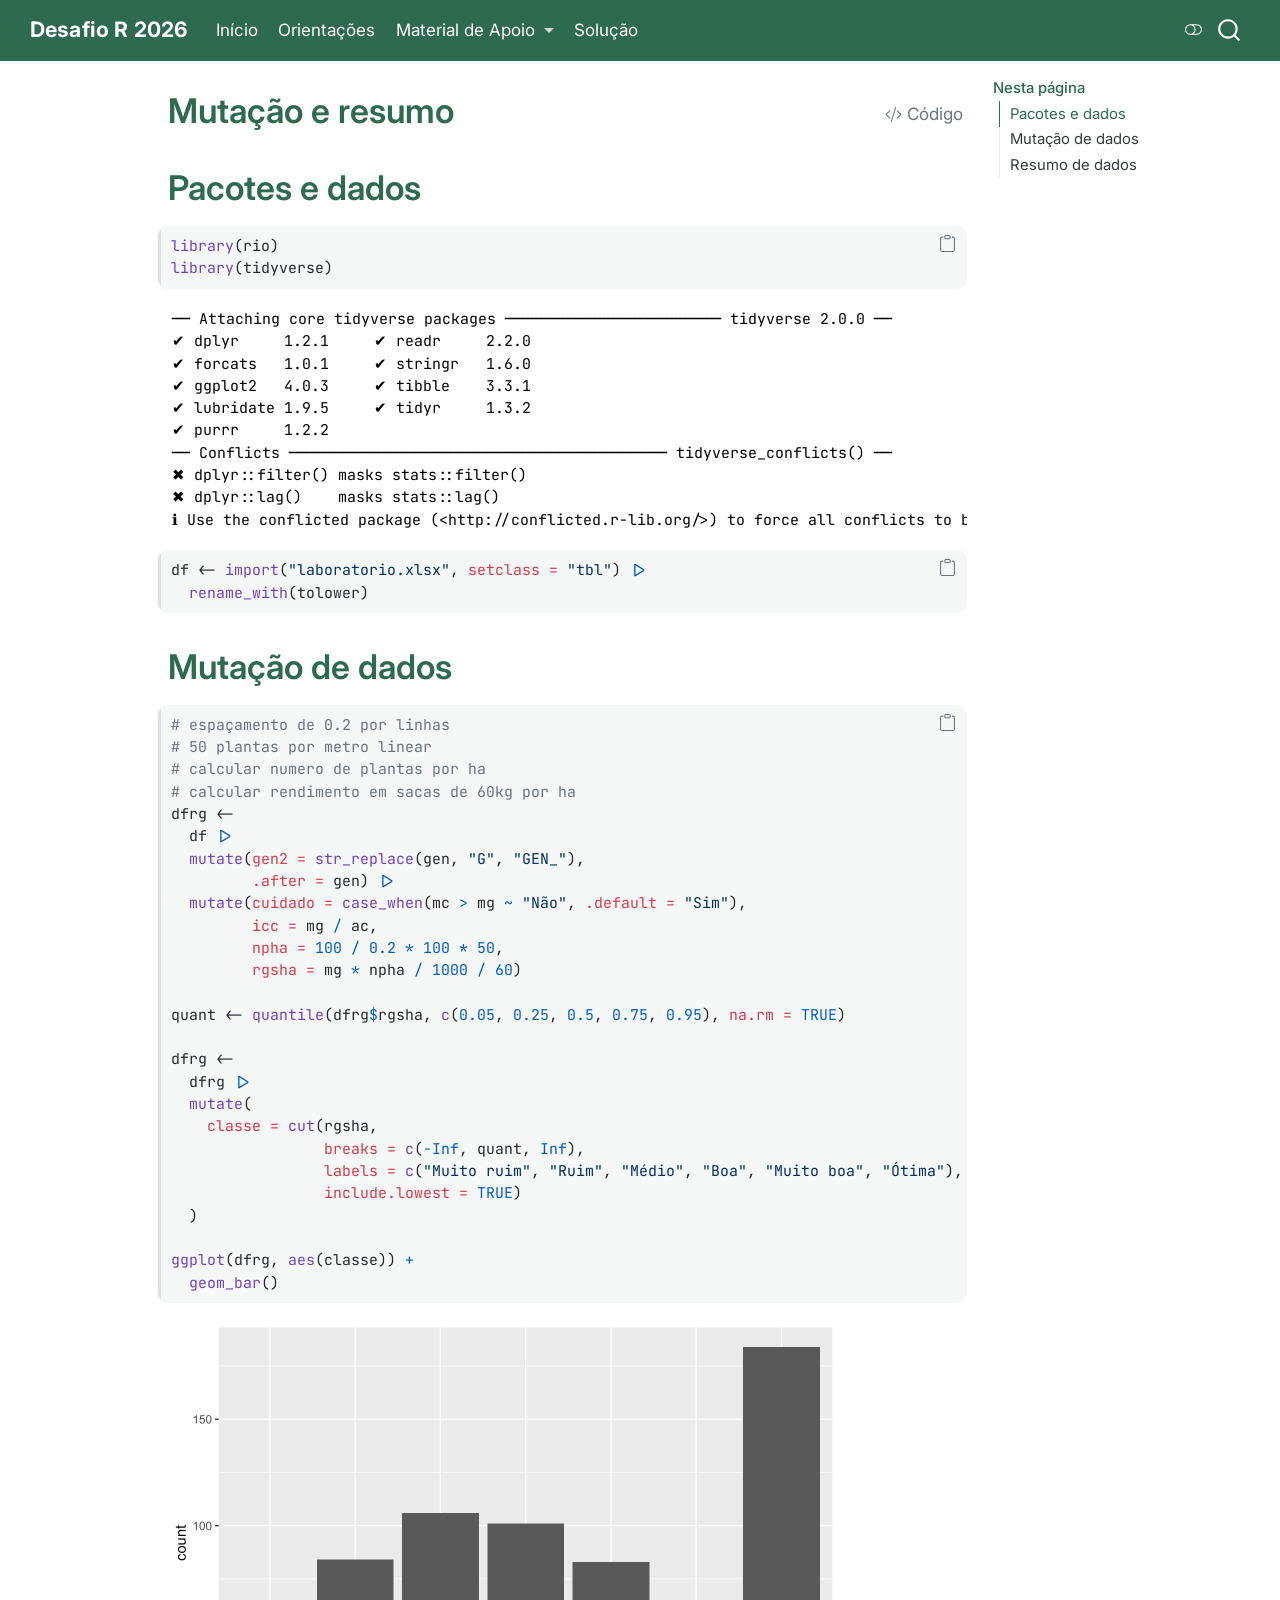
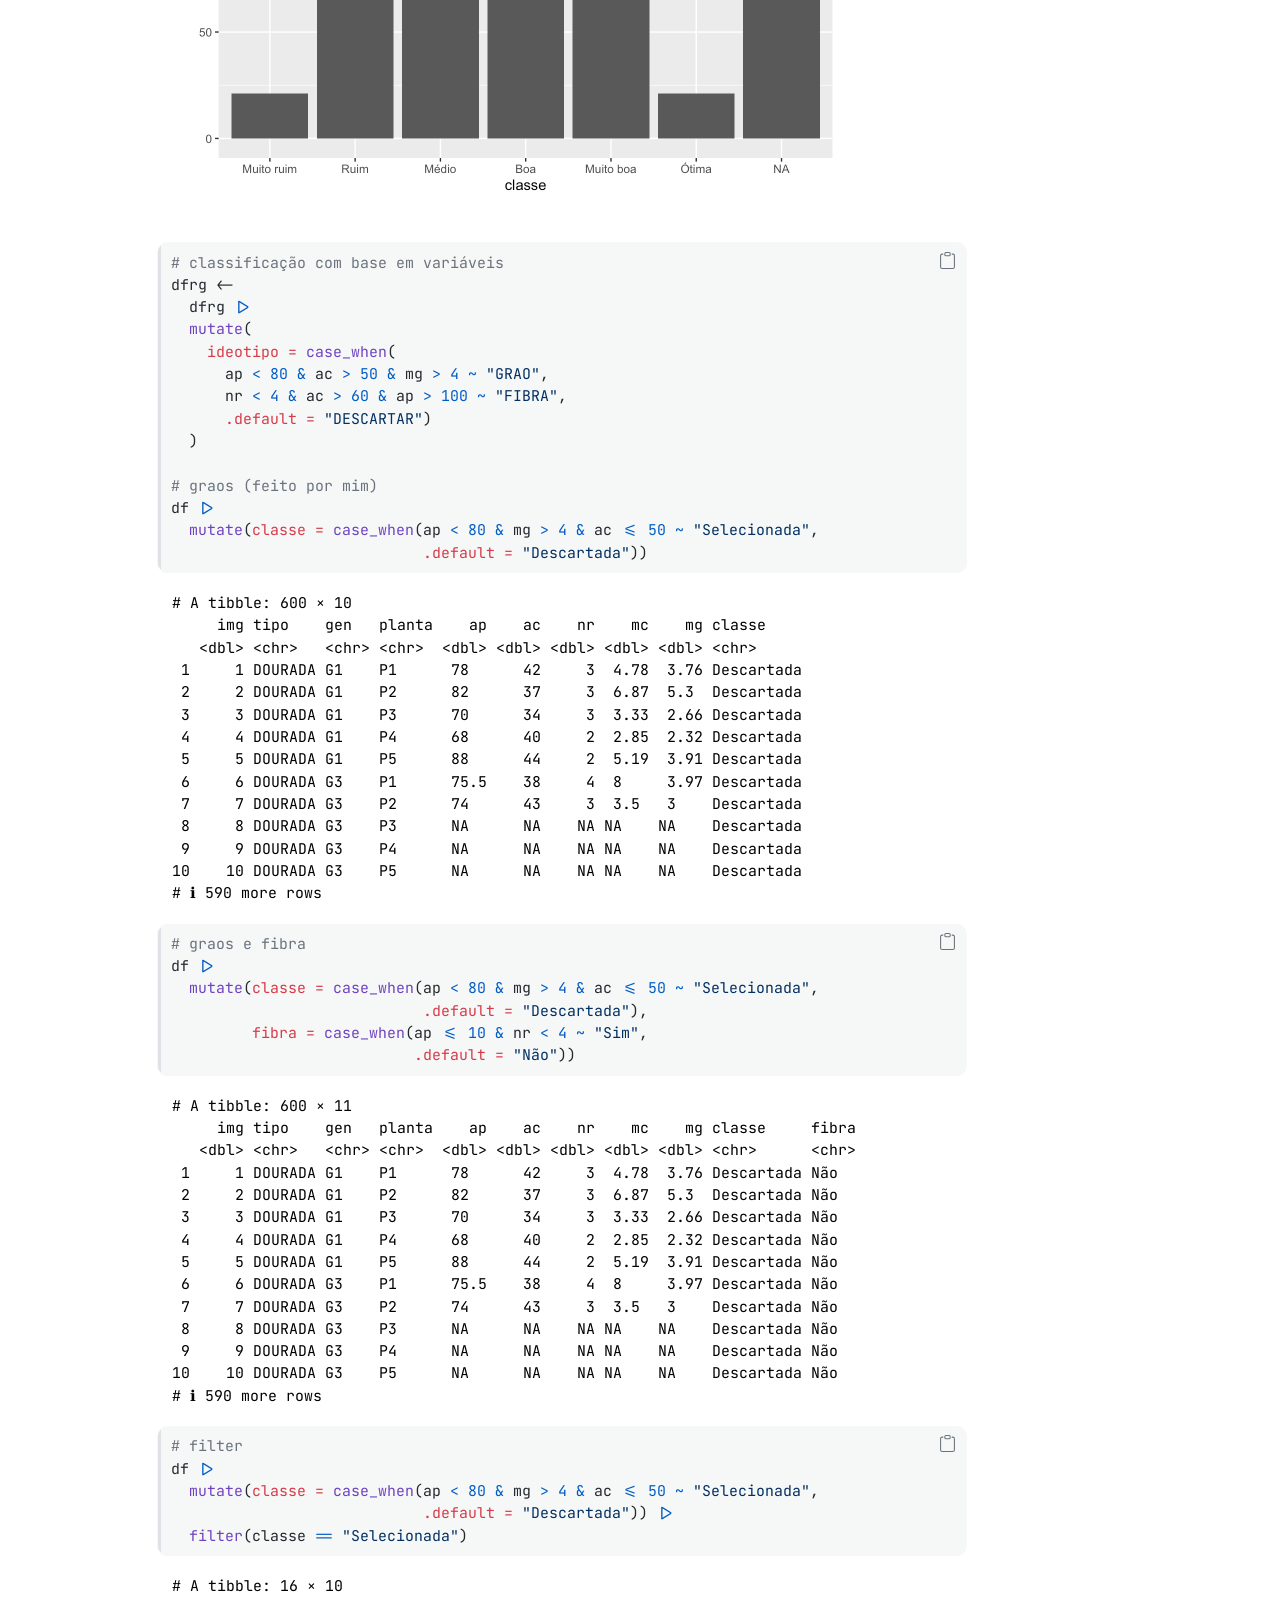
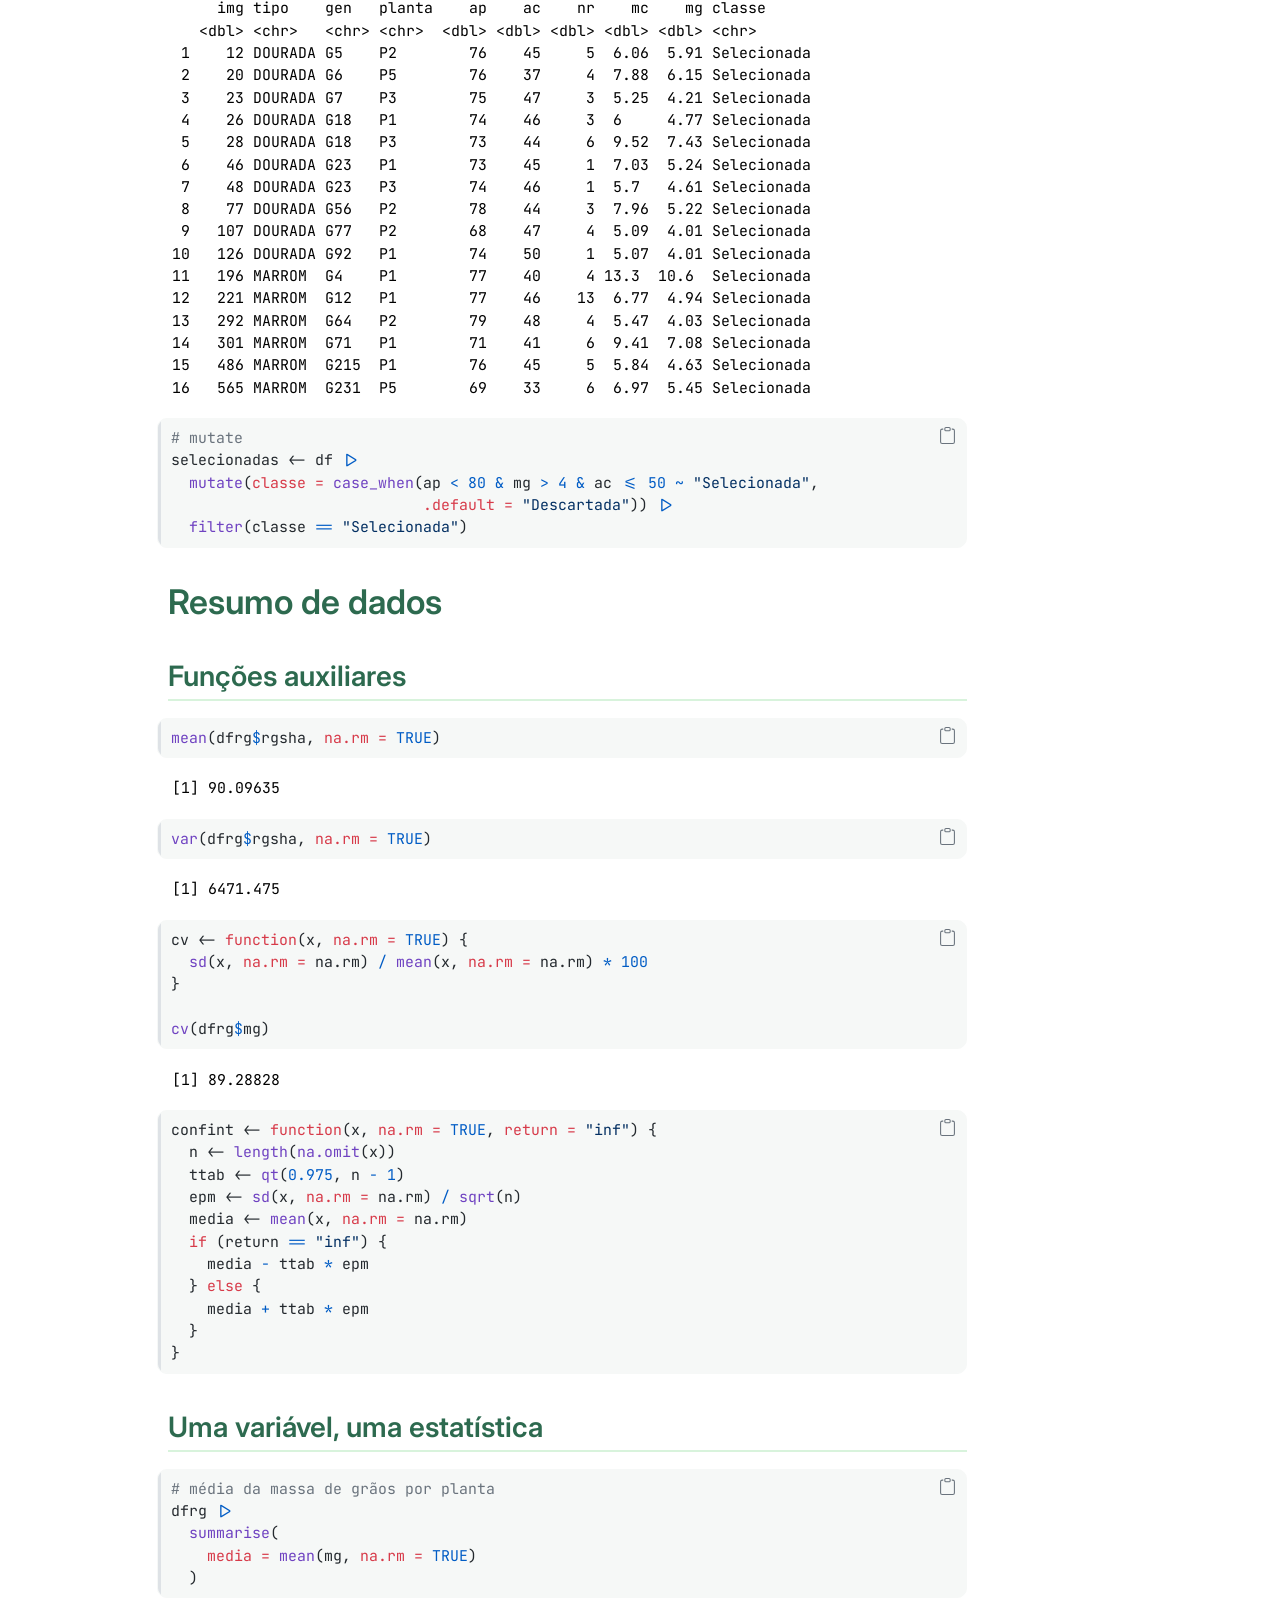
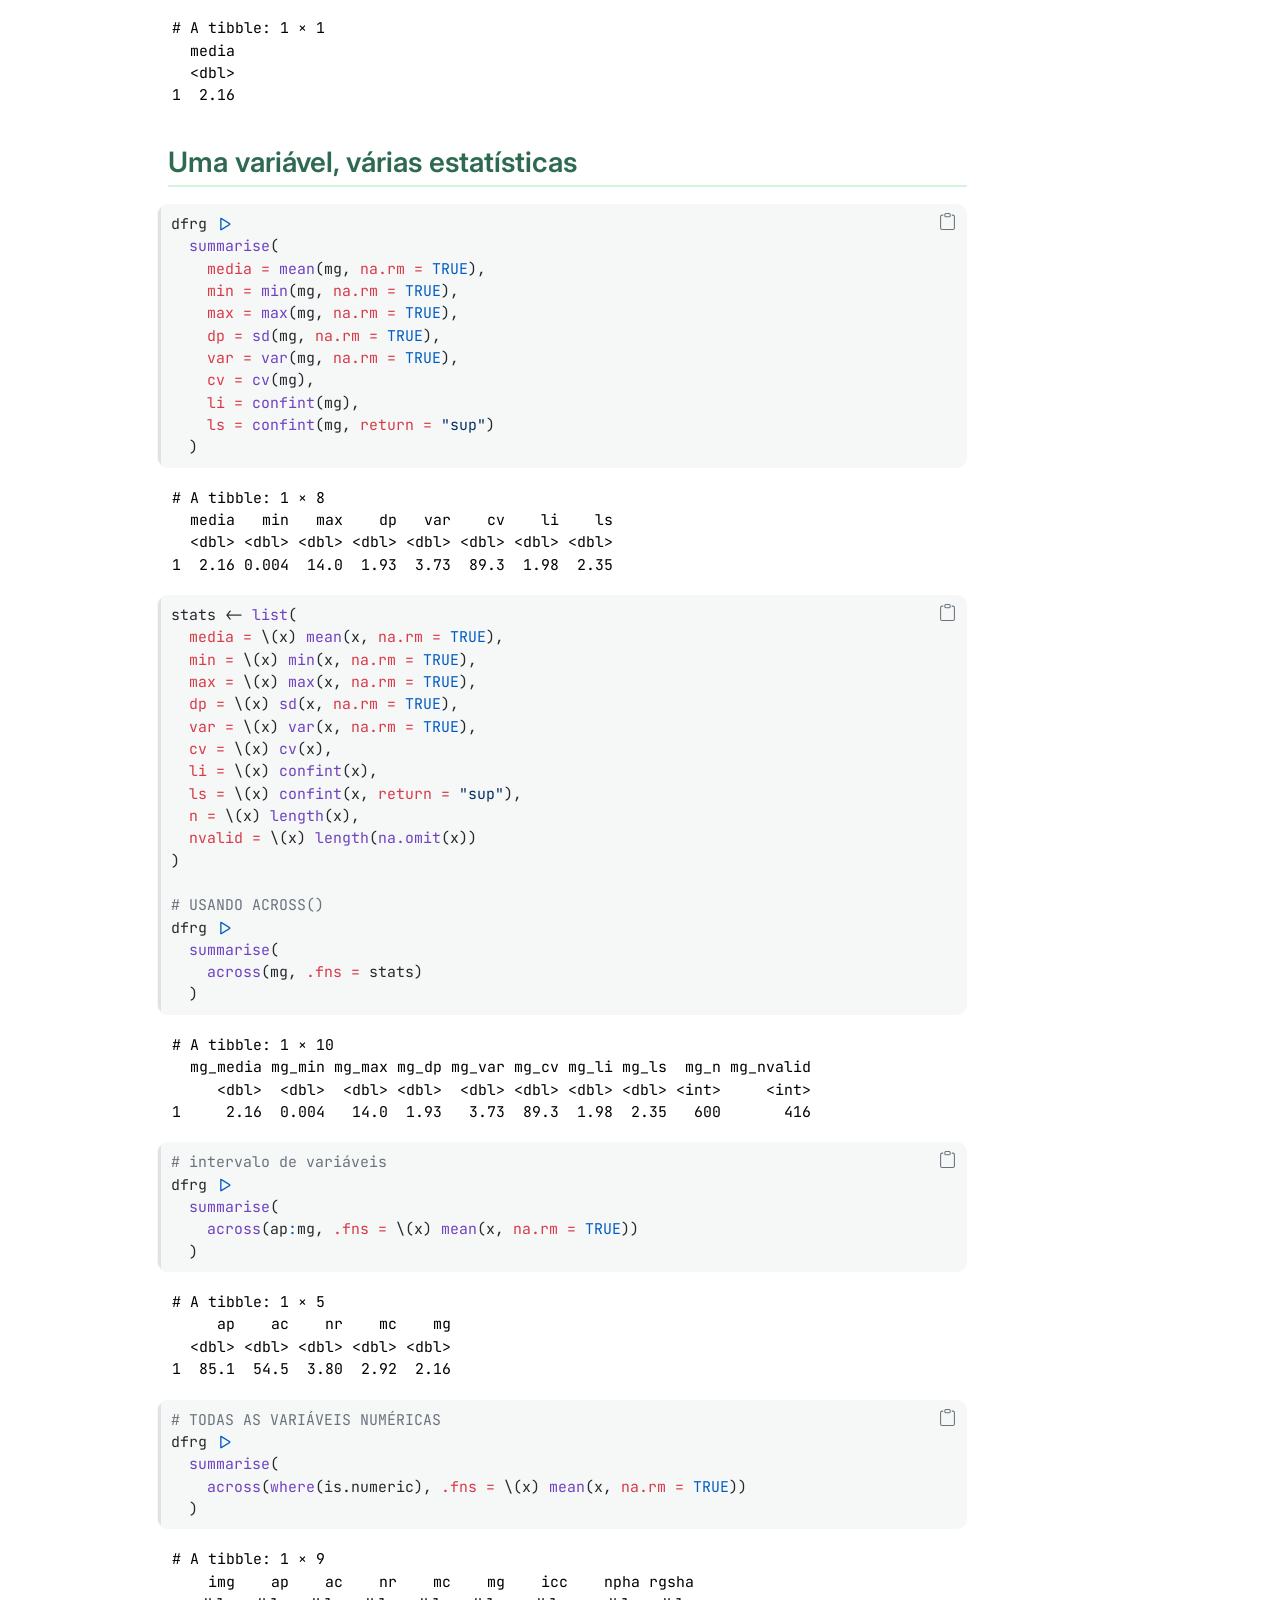
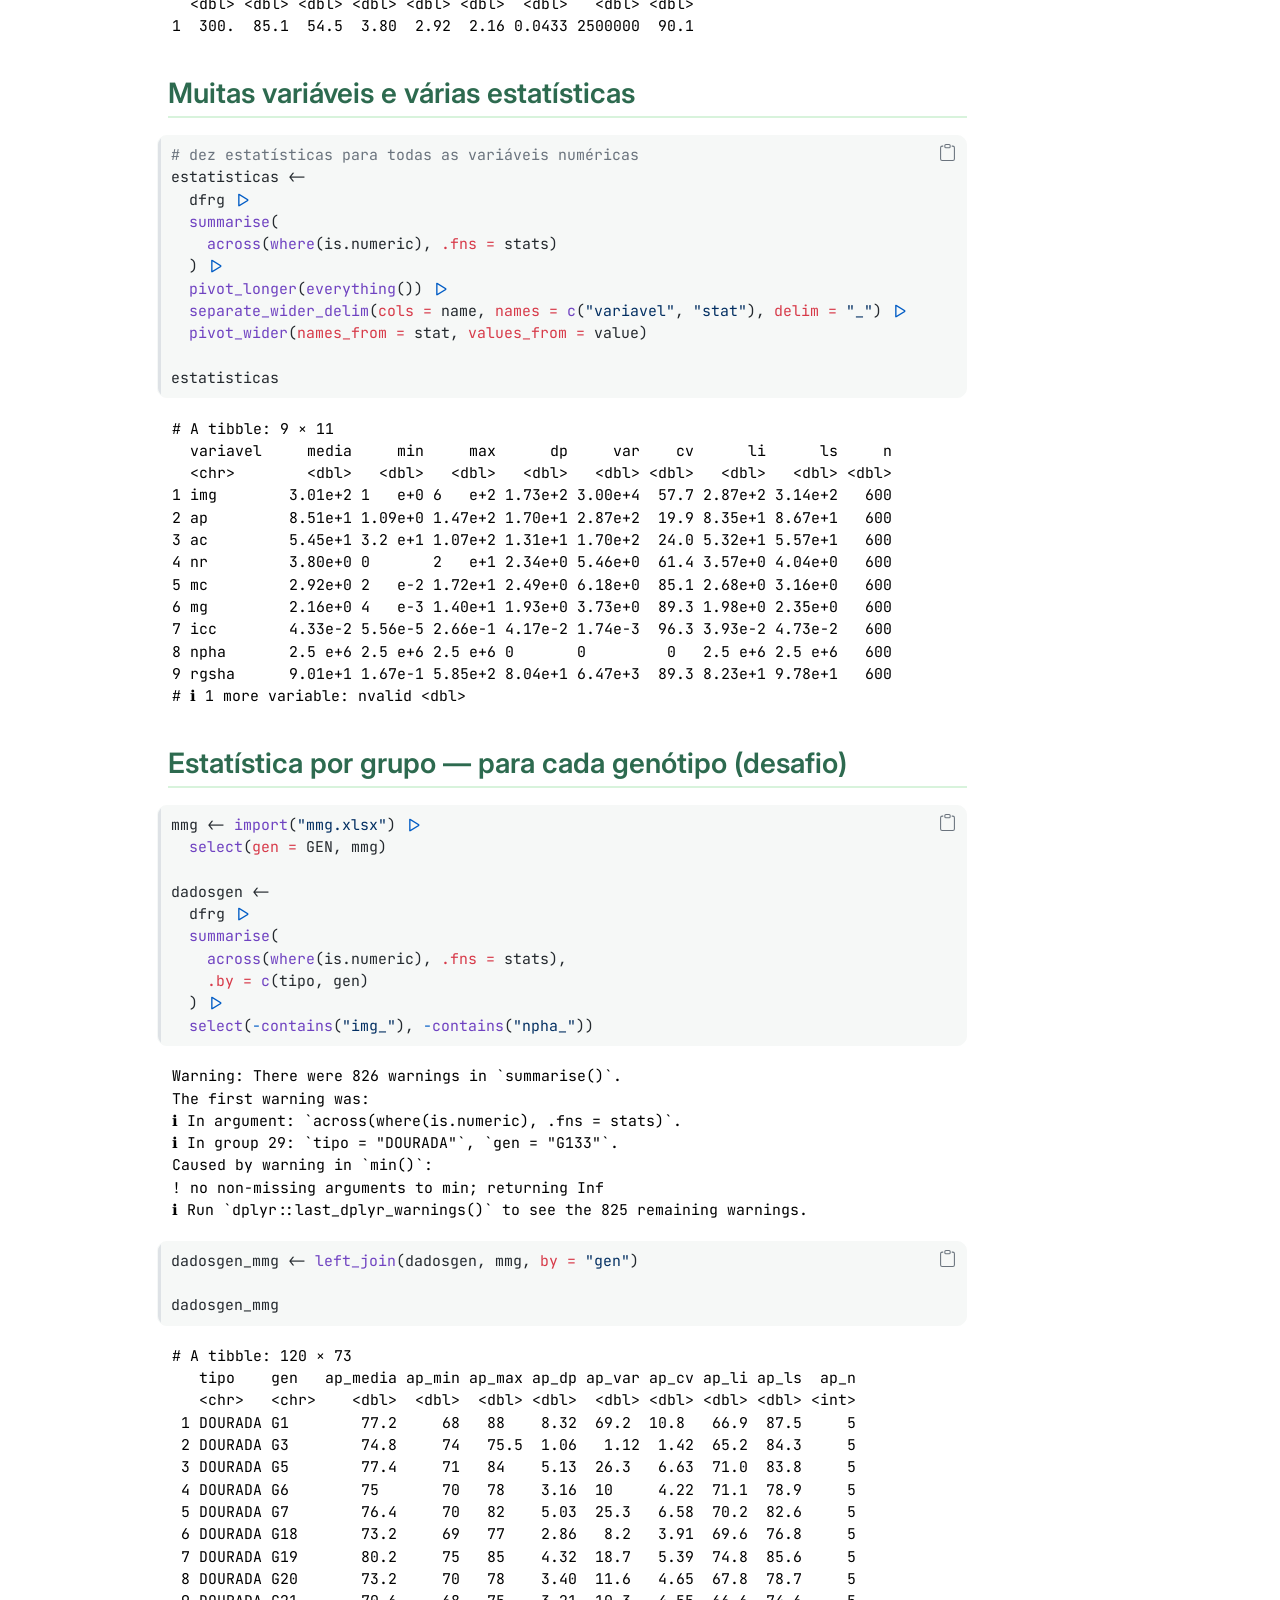
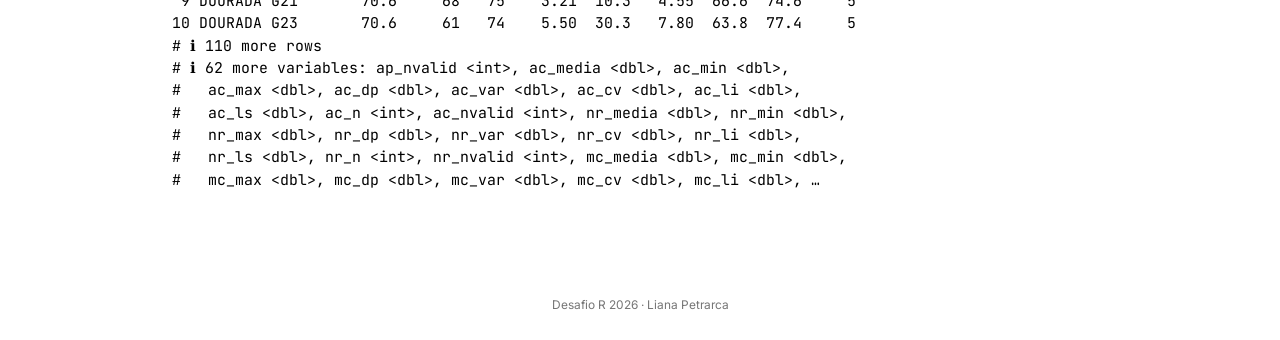
<file: docs/AULA6.html>
<!DOCTYPE html>
<html xmlns="http://www.w3.org/1999/xhtml" lang="pt" xml:lang="pt"><head>

<meta charset="utf-8">
<meta name="generator" content="quarto-1.10.18">

<meta name="viewport" content="width=device-width, initial-scale=1.0, user-scalable=yes">


<title>Mutação e resumo – Desafio R 2026</title>
<style>
/* Default styles provided by pandoc.
** See https://pandoc.org/MANUAL.html#variables-for-html for config info.
*/
span.smallcaps{font-variant: small-caps;}
div.columns{display: flex; gap: 1.5em;}
div.column{flex: auto;}
@media screen {
div.columns{gap: min(4vw, 1.5em);}
div.column{overflow-x: auto;}
}
div.hanging-indent{margin-left: 1.5em; text-indent: -1.5em;}
ul.task-list{list-style: none;}
ul.task-list li input[type="checkbox"] {
  width: 0.8em;
  margin: 0 0.8em 0.2em -1em; /* quarto-specific, see https://github.com/quarto-dev/quarto-cli/issues/4556 */ 
  vertical-align: middle;
}
/* CSS for syntax highlighting */
html { -webkit-text-size-adjust: 100%; }
pre > code.sourceCode { white-space: pre; position: relative; }
pre > code.sourceCode > span { display: inline-block; line-height: 1.25; }
pre > code.sourceCode > span:empty { height: 1.2em; }
.sourceCode { overflow: visible; }
code.sourceCode > span { color: inherit; text-decoration: inherit; }
div.sourceCode { margin: 1em 0; }
pre.sourceCode { margin: 0; }
@media screen {
div.sourceCode { overflow: auto; }
}
@media print {
pre > code.sourceCode { white-space: pre-wrap; }
pre > code.sourceCode > span { text-indent: -5em; padding-left: 5em; }
}
pre.numberSource code
  { counter-reset: source-line 0; }
pre.numberSource code > span
  { position: relative; left: -4em; counter-increment: source-line; }
pre.numberSource code > span > a:first-child::before
  { content: counter(source-line);
    position: relative; left: -1em; text-align: right; vertical-align: baseline;
    border: none; display: inline-block;
    -webkit-touch-callout: none; -webkit-user-select: none;
    -khtml-user-select: none; -moz-user-select: none;
    -ms-user-select: none; user-select: none;
    padding: 0 4px; width: 4em;
  }
pre.numberSource { margin-left: 3em;  padding-left: 4px; }
div.sourceCode
  {   }
@media screen {
pre > code.sourceCode > span > a:first-child::before { text-decoration: underline; }
}
</style>


<script src="site_libs/quarto-nav/quarto-nav.js"></script>
<script src="site_libs/quarto-nav/headroom.min.js"></script>
<script src="site_libs/clipboard/clipboard.min.js"></script>
<script src="site_libs/quarto-search/autocomplete.umd.js"></script>
<script src="site_libs/quarto-search/fuse.min.js"></script>
<script src="site_libs/quarto-search/quarto-search.js"></script>
<meta name="quarto:offset" content="./">
<script src="site_libs/quarto-html/quarto.js" type="module"></script>
<script src="site_libs/quarto-html/tabsets/tabsets.js" type="module"></script>
<script src="site_libs/quarto-html/popper.min.js"></script>
<script src="site_libs/quarto-html/tippy.umd.min.js"></script>
<script src="site_libs/quarto-html/anchor.min.js"></script>
<link href="site_libs/quarto-html/tippy.css" rel="stylesheet">
<link href="site_libs/quarto-html/quarto-syntax-highlighting-6e0128c39cda7d7c42e47bc7dcda5e0d.css" rel="stylesheet" class="quarto-color-scheme" id="quarto-text-highlighting-styles">
<link href="site_libs/quarto-html/quarto-syntax-highlighting-dark-8bf29ee76cb4493ab1b5419d89ddda8a.css" rel="stylesheet" class="quarto-color-scheme quarto-color-alternate" id="quarto-text-highlighting-styles">
<link href="site_libs/quarto-html/quarto-syntax-highlighting-6e0128c39cda7d7c42e47bc7dcda5e0d.css" rel="stylesheet" class="quarto-color-scheme-extra" id="quarto-text-highlighting-styles">
<script src="site_libs/bootstrap/bootstrap.min.js"></script>
<link href="site_libs/bootstrap/bootstrap-icons.css" rel="stylesheet">
<link href="site_libs/bootstrap/bootstrap-4dcf0521d6cc36b9be0e11d0257adca8.min.css" rel="stylesheet" append-hash="true" class="quarto-color-scheme" id="quarto-bootstrap" data-mode="light">
<link href="site_libs/bootstrap/bootstrap-dark-c941d5f7e9be9edf75435d728ce1626f.min.css" rel="stylesheet" append-hash="true" class="quarto-color-scheme quarto-color-alternate" id="quarto-bootstrap" data-mode="dark">
<link href="site_libs/bootstrap/bootstrap-4dcf0521d6cc36b9be0e11d0257adca8.min.css" rel="stylesheet" append-hash="true" class="quarto-color-scheme-extra" id="quarto-bootstrap" data-mode="light">
<script id="quarto-search-options" type="application/json">{
  "location": "navbar",
  "copy-button": false,
  "collapse-after": 3,
  "panel-placement": "end",
  "type": "overlay",
  "limit": 50,
  "keyboard-shortcut": [
    "f",
    "/",
    "s"
  ],
  "show-item-context": false,
  "language": {
    "search-no-results-text": "Nenhum resultado",
    "search-matching-documents-text": "documentos correspondentes",
    "search-copy-link-title": "Copiar link para a busca",
    "search-hide-matches-text": "Esconder correspondências adicionais",
    "search-more-match-text": "mais correspondência neste documento",
    "search-more-matches-text": "mais correspondências neste documento",
    "search-clear-button-title": "Limpar",
    "search-text-placeholder": "",
    "search-detached-cancel-button-title": "Cancelar",
    "search-submit-button-title": "Enviar",
    "search-label": "Procurar"
  }
}</script>


<link rel="stylesheet" href="styles.css">
</head>

<body class="nav-fixed quarto-light"><script id="quarto-html-before-body" type="application/javascript">
    const toggleBodyColorMode = (bsSheetEl) => {
      const mode = bsSheetEl.getAttribute("data-mode");
      const bodyEl = window.document.querySelector("body");
      if (mode === "dark") {
        bodyEl.classList.add("quarto-dark");
        bodyEl.classList.remove("quarto-light");
      } else {
        bodyEl.classList.add("quarto-light");
        bodyEl.classList.remove("quarto-dark");
      }
    }
    const toggleBodyColorPrimary = () => {
      const bsSheetEl = window.document.querySelector("link#quarto-bootstrap:not([rel=disabled-stylesheet])");
      if (bsSheetEl) {
        toggleBodyColorMode(bsSheetEl);
      }
    }
    const setColorSchemeToggle = (alternate) => {
      const toggles = window.document.querySelectorAll('.quarto-color-scheme-toggle');
      for (let i=0; i < toggles.length; i++) {
        const toggle = toggles[i];
        if (toggle) {
          if (alternate) {
            toggle.classList.add("alternate");
          } else {
            toggle.classList.remove("alternate");
          }
        }
      }
    };
    const toggleColorMode = (alternate) => {
      // Switch the stylesheets
      const primaryStylesheets = window.document.querySelectorAll('link.quarto-color-scheme:not(.quarto-color-alternate)');
      const alternateStylesheets = window.document.querySelectorAll('link.quarto-color-scheme.quarto-color-alternate');
      manageTransitions('#quarto-margin-sidebar .nav-link', false);
      if (alternate) {
        // note: dark is layered on light, we don't disable primary!
        enableStylesheet(alternateStylesheets);
        for (const sheetNode of alternateStylesheets) {
          if (sheetNode.id === "quarto-bootstrap") {
            toggleBodyColorMode(sheetNode);
          }
        }
      } else {
        disableStylesheet(alternateStylesheets);
        enableStylesheet(primaryStylesheets)
        toggleBodyColorPrimary();
      }
      manageTransitions('#quarto-margin-sidebar .nav-link', true);
      // Switch the toggles
      setColorSchemeToggle(alternate)
      // Hack to workaround the fact that safari doesn't
      // properly recolor the scrollbar when toggling (#1455)
      if (navigator.userAgent.indexOf('Safari') > 0 && navigator.userAgent.indexOf('Chrome') == -1) {
        manageTransitions("body", false);
        window.scrollTo(0, 1);
        setTimeout(() => {
          window.scrollTo(0, 0);
          manageTransitions("body", true);
        }, 40);
      }
    }
    const disableStylesheet = (stylesheets) => {
      for (let i=0; i < stylesheets.length; i++) {
        const stylesheet = stylesheets[i];
        stylesheet.rel = 'disabled-stylesheet';
      }
    }
    const enableStylesheet = (stylesheets) => {
      for (let i=0; i < stylesheets.length; i++) {
        const stylesheet = stylesheets[i];
        if(stylesheet.rel !== 'stylesheet') { // for Chrome, which will still FOUC without this check
          stylesheet.rel = 'stylesheet';
        }
      }
    }
    const manageTransitions = (selector, allowTransitions) => {
      const els = window.document.querySelectorAll(selector);
      for (let i=0; i < els.length; i++) {
        const el = els[i];
        if (allowTransitions) {
          el.classList.remove('notransition');
        } else {
          el.classList.add('notransition');
        }
      }
    }
    const isFileUrl = () => {
      return window.location.protocol === 'file:';
    }
    const hasAlternateSentinel = () => {
      let styleSentinel = getColorSchemeSentinel();
      if (styleSentinel !== null) {
        return styleSentinel === "alternate";
      } else {
        return false;
      }
    }
    const setStyleSentinel = (alternate) => {
      const value = alternate ? "alternate" : "default";
      if (!isFileUrl()) {
        window.localStorage.setItem("quarto-color-scheme", value);
      } else {
        localAlternateSentinel = value;
      }
    }
    const getColorSchemeSentinel = () => {
      if (!isFileUrl()) {
        const storageValue = window.localStorage.getItem("quarto-color-scheme");
        return storageValue != null ? storageValue : localAlternateSentinel;
      } else {
        return localAlternateSentinel;
      }
    }
    const toggleGiscusIfUsed = (isAlternate, darkModeDefault) => {
      const baseTheme = document.querySelector('#giscus-base-theme')?.value ?? 'light';
      const alternateTheme = document.querySelector('#giscus-alt-theme')?.value ?? 'dark';
      let newTheme = '';
      if(authorPrefersDark) {
        newTheme = isAlternate ? baseTheme : alternateTheme;
      } else {
        newTheme = isAlternate ? alternateTheme : baseTheme;
      }
      const changeGiscusTheme = () => {
        // From: https://github.com/giscus/giscus/issues/336
        const sendMessage = (message) => {
          const iframe = document.querySelector('iframe.giscus-frame');
          if (!iframe) return;
          iframe.contentWindow.postMessage({ giscus: message }, 'https://giscus.app');
        }
        sendMessage({
          setConfig: {
            theme: newTheme
          }
        });
      }
      const isGiscussLoaded = window.document.querySelector('iframe.giscus-frame') !== null;
      if (isGiscussLoaded) {
        changeGiscusTheme();
      }
    };
    const authorPrefersDark = false;
    const darkModeDefault = authorPrefersDark;
      document.querySelector('link#quarto-text-highlighting-styles.quarto-color-scheme-extra').rel = 'disabled-stylesheet';
      document.querySelector('link#quarto-bootstrap.quarto-color-scheme-extra').rel = 'disabled-stylesheet';
    let localAlternateSentinel = darkModeDefault ? 'alternate' : 'default';
    // Dark / light mode switch
    window.quartoToggleColorScheme = () => {
      // Read the current dark / light value
      let toAlternate = !hasAlternateSentinel();
      toggleColorMode(toAlternate);
      setStyleSentinel(toAlternate);
      toggleGiscusIfUsed(toAlternate, darkModeDefault);
      window.dispatchEvent(new Event('resize'));
    };
    // Switch to dark mode if need be
    if (hasAlternateSentinel()) {
      toggleColorMode(true);
    } else {
      toggleColorMode(false);
    }
  </script>

<div id="quarto-search-results"></div>
  <header id="quarto-header" class="headroom fixed-top">
    <nav class="navbar navbar-expand-lg " data-bs-theme="dark">
      <div class="navbar-container container-fluid">
      <div class="navbar-brand-container mx-auto">
    <a class="navbar-brand" href="./index.html">
    <span class="navbar-title">Desafio R 2026</span>
    </a>
  </div>
            <div id="quarto-search" class="" title="Procurar"></div>
          <button class="navbar-toggler" type="button" data-bs-toggle="collapse" data-bs-target="#navbarCollapse" aria-controls="navbarCollapse" role="menu" aria-expanded="false" aria-label="Alternar de navegação" onclick="if (window.quartoToggleHeadroom) { window.quartoToggleHeadroom(); }">
  <span class="navbar-toggler-icon"></span>
</button>
          <div class="collapse navbar-collapse" id="navbarCollapse">
            <ul class="navbar-nav navbar-nav-scroll me-auto">
  <li class="nav-item">
    <a class="nav-link" href="./index.qmd"> 
<span class="menu-text">Início</span></a>
  </li>  
  <li class="nav-item">
    <a class="nav-link" href="./orientacoes.html"> 
<span class="menu-text">Orientações</span></a>
  </li>  
  <li class="nav-item dropdown ">
    <a class="nav-link dropdown-toggle" href="#" id="nav-menu-material-de-apoio" role="link" data-bs-toggle="dropdown" aria-expanded="false">
 <span class="menu-text">Material de Apoio</span>
    </a>
    <ul class="dropdown-menu" aria-labelledby="nav-menu-material-de-apoio">    
        <li>
    <a class="dropdown-item" href="./aula1_intro.html">
 <span class="dropdown-text">Aula 1 – Introdução</span></a>
  </li>  
        <li>
    <a class="dropdown-item" href="./aula_2_tipo_de_dados.html">
 <span class="dropdown-text">Aula 2 – Tipos de dados</span></a>
  </li>  
        <li>
    <a class="dropdown-item" href="./aula3_dados.html">
 <span class="dropdown-text">Aula 3 – Dados</span></a>
  </li>  
        <li>
    <a class="dropdown-item" href="./aula5.html">
 <span class="dropdown-text">Aula 5</span></a>
  </li>  
        <li>
    <a class="dropdown-item" href="./AULA6.html">
 <span class="dropdown-text">Aula 6 – Mutação e resumo</span></a>
  </li>  
    </ul>
  </li>
  <li class="nav-item">
    <a class="nav-link" href="./solucao.html"> 
<span class="menu-text">Solução</span></a>
  </li>  
</ul>
          </div> <!-- /navcollapse -->
            <div class="quarto-navbar-tools">
  <a href="" class="quarto-color-scheme-toggle quarto-navigation-tool  px-1" onclick="window.quartoToggleColorScheme(); return false;" title="Alternar modo escuro"><i class="bi"></i></a>
</div>
      </div> <!-- /container-fluid -->
    </nav>
</header>
<!-- content -->
<div id="quarto-content" class="quarto-container page-columns page-rows-contents page-layout-article page-navbar">
<!-- sidebar -->
<!-- margin-sidebar -->
    <div id="quarto-margin-sidebar" class="sidebar margin-sidebar">
        <nav id="TOC" role="doc-toc" class="toc-active">
    <h2 id="toc-title">Nesta página</h2>
   
  <ul>
  <li><a href="#pacotes-e-dados" id="toc-pacotes-e-dados" class="nav-link active" data-scroll-target="#pacotes-e-dados">Pacotes e dados</a></li>
  <li><a href="#mutação-de-dados" id="toc-mutação-de-dados" class="nav-link" data-scroll-target="#mutação-de-dados">Mutação de dados</a></li>
  <li><a href="#resumo-de-dados" id="toc-resumo-de-dados" class="nav-link" data-scroll-target="#resumo-de-dados">Resumo de dados</a>
  <ul class="collapse">
  <li><a href="#funções-auxiliares" id="toc-funções-auxiliares" class="nav-link" data-scroll-target="#funções-auxiliares">Funções auxiliares</a></li>
  <li><a href="#uma-variável-uma-estatística" id="toc-uma-variável-uma-estatística" class="nav-link" data-scroll-target="#uma-variável-uma-estatística">Uma variável, uma estatística</a></li>
  <li><a href="#uma-variável-várias-estatísticas" id="toc-uma-variável-várias-estatísticas" class="nav-link" data-scroll-target="#uma-variável-várias-estatísticas">Uma variável, várias estatísticas</a></li>
  <li><a href="#muitas-variáveis-e-várias-estatísticas" id="toc-muitas-variáveis-e-várias-estatísticas" class="nav-link" data-scroll-target="#muitas-variáveis-e-várias-estatísticas">Muitas variáveis e várias estatísticas</a></li>
  <li><a href="#estatística-por-grupo-para-cada-genótipo-desafio" id="toc-estatística-por-grupo-para-cada-genótipo-desafio" class="nav-link" data-scroll-target="#estatística-por-grupo-para-cada-genótipo-desafio">Estatística por grupo — para cada genótipo (desafio)</a></li>
  </ul></li>
  </ul>
</nav>
    </div>
<!-- main -->
<main class="content" id="quarto-document-content">


<header id="title-block-header" class="quarto-title-block default">
<div class="quarto-title">
<div class="quarto-title-block"><div><h1 class="title">Mutação e resumo</h1><button type="button" class="btn code-tools-button" id="quarto-code-tools-source"><i class="bi"></i> Código</button></div></div>
</div>



<div class="quarto-title-meta">

    
  
    
  </div>
  


</header>


<section id="pacotes-e-dados" class="level1">
<h1>Pacotes e dados</h1>
<div class="cell">
<div class="code-copy-outer-scaffold"><div class="sourceCode cell-code" id="cb1"><pre class="sourceCode r code-with-copy"><code class="sourceCode r"><span id="cb1-1"><a href="#cb1-1" aria-hidden="true" tabindex="-1"></a><span class="fu">library</span>(rio)</span>
<span id="cb1-2"><a href="#cb1-2" aria-hidden="true" tabindex="-1"></a><span class="fu">library</span>(tidyverse)</span></code></pre></div><button title="Copiar para a área de transferência" class="code-copy-button"><i class="bi"></i></button></div>
<div class="cell-output cell-output-stderr">
<pre><code>── Attaching core tidyverse packages ──────────────────────── tidyverse 2.0.0 ──
✔ dplyr     1.2.1     ✔ readr     2.2.0
✔ forcats   1.0.1     ✔ stringr   1.6.0
✔ ggplot2   4.0.3     ✔ tibble    3.3.1
✔ lubridate 1.9.5     ✔ tidyr     1.3.2
✔ purrr     1.2.2     
── Conflicts ────────────────────────────────────────── tidyverse_conflicts() ──
✖ dplyr::filter() masks stats::filter()
✖ dplyr::lag()    masks stats::lag()
ℹ Use the conflicted package (&lt;http://conflicted.r-lib.org/&gt;) to force all conflicts to become errors</code></pre>
</div>
<div class="code-copy-outer-scaffold"><div class="sourceCode cell-code" id="cb3"><pre class="sourceCode r code-with-copy"><code class="sourceCode r"><span id="cb3-1"><a href="#cb3-1" aria-hidden="true" tabindex="-1"></a>df <span class="ot">&lt;-</span> <span class="fu">import</span>(<span class="st">"laboratorio.xlsx"</span>, <span class="at">setclass =</span> <span class="st">"tbl"</span>) <span class="sc">|&gt;</span></span>
<span id="cb3-2"><a href="#cb3-2" aria-hidden="true" tabindex="-1"></a>  <span class="fu">rename_with</span>(tolower)</span></code></pre></div><button title="Copiar para a área de transferência" class="code-copy-button"><i class="bi"></i></button></div>
</div>
</section>
<section id="mutação-de-dados" class="level1">
<h1>Mutação de dados</h1>
<div class="cell">
<div class="code-copy-outer-scaffold"><div class="sourceCode cell-code" id="cb4"><pre class="sourceCode r code-with-copy"><code class="sourceCode r"><span id="cb4-1"><a href="#cb4-1" aria-hidden="true" tabindex="-1"></a><span class="co"># espaçamento de 0.2 por linhas </span></span>
<span id="cb4-2"><a href="#cb4-2" aria-hidden="true" tabindex="-1"></a><span class="co"># 50 plantas por metro linear </span></span>
<span id="cb4-3"><a href="#cb4-3" aria-hidden="true" tabindex="-1"></a><span class="co"># calcular numero de plantas por ha </span></span>
<span id="cb4-4"><a href="#cb4-4" aria-hidden="true" tabindex="-1"></a><span class="co"># calcular rendimento em sacas de 60kg por ha </span></span>
<span id="cb4-5"><a href="#cb4-5" aria-hidden="true" tabindex="-1"></a>dfrg <span class="ot">&lt;-</span></span>
<span id="cb4-6"><a href="#cb4-6" aria-hidden="true" tabindex="-1"></a>  df <span class="sc">|&gt;</span></span>
<span id="cb4-7"><a href="#cb4-7" aria-hidden="true" tabindex="-1"></a>  <span class="fu">mutate</span>(<span class="at">gen2 =</span> <span class="fu">str_replace</span>(gen, <span class="st">"G"</span>, <span class="st">"GEN_"</span>),</span>
<span id="cb4-8"><a href="#cb4-8" aria-hidden="true" tabindex="-1"></a>         <span class="at">.after =</span> gen) <span class="sc">|&gt;</span></span>
<span id="cb4-9"><a href="#cb4-9" aria-hidden="true" tabindex="-1"></a>  <span class="fu">mutate</span>(<span class="at">cuidado =</span> <span class="fu">case_when</span>(mc <span class="sc">&gt;</span> mg <span class="sc">~</span> <span class="st">"Não"</span>, <span class="at">.default =</span> <span class="st">"Sim"</span>),</span>
<span id="cb4-10"><a href="#cb4-10" aria-hidden="true" tabindex="-1"></a>         <span class="at">icc =</span> mg <span class="sc">/</span> ac,</span>
<span id="cb4-11"><a href="#cb4-11" aria-hidden="true" tabindex="-1"></a>         <span class="at">npha =</span> <span class="dv">100</span> <span class="sc">/</span> <span class="fl">0.2</span> <span class="sc">*</span> <span class="dv">100</span> <span class="sc">*</span> <span class="dv">50</span>,</span>
<span id="cb4-12"><a href="#cb4-12" aria-hidden="true" tabindex="-1"></a>         <span class="at">rgsha =</span> mg <span class="sc">*</span> npha <span class="sc">/</span> <span class="dv">1000</span> <span class="sc">/</span> <span class="dv">60</span>)</span>
<span id="cb4-13"><a href="#cb4-13" aria-hidden="true" tabindex="-1"></a></span>
<span id="cb4-14"><a href="#cb4-14" aria-hidden="true" tabindex="-1"></a>quant <span class="ot">&lt;-</span> <span class="fu">quantile</span>(dfrg<span class="sc">$</span>rgsha, <span class="fu">c</span>(<span class="fl">0.05</span>, <span class="fl">0.25</span>, <span class="fl">0.5</span>, <span class="fl">0.75</span>, <span class="fl">0.95</span>), <span class="at">na.rm =</span> <span class="cn">TRUE</span>)</span>
<span id="cb4-15"><a href="#cb4-15" aria-hidden="true" tabindex="-1"></a></span>
<span id="cb4-16"><a href="#cb4-16" aria-hidden="true" tabindex="-1"></a>dfrg <span class="ot">&lt;-</span></span>
<span id="cb4-17"><a href="#cb4-17" aria-hidden="true" tabindex="-1"></a>  dfrg <span class="sc">|&gt;</span></span>
<span id="cb4-18"><a href="#cb4-18" aria-hidden="true" tabindex="-1"></a>  <span class="fu">mutate</span>(</span>
<span id="cb4-19"><a href="#cb4-19" aria-hidden="true" tabindex="-1"></a>    <span class="at">classe =</span> <span class="fu">cut</span>(rgsha,</span>
<span id="cb4-20"><a href="#cb4-20" aria-hidden="true" tabindex="-1"></a>                 <span class="at">breaks =</span> <span class="fu">c</span>(<span class="sc">-</span><span class="cn">Inf</span>, quant, <span class="cn">Inf</span>),</span>
<span id="cb4-21"><a href="#cb4-21" aria-hidden="true" tabindex="-1"></a>                 <span class="at">labels =</span> <span class="fu">c</span>(<span class="st">"Muito ruim"</span>, <span class="st">"Ruim"</span>, <span class="st">"Médio"</span>, <span class="st">"Boa"</span>, <span class="st">"Muito boa"</span>, <span class="st">"Ótima"</span>),</span>
<span id="cb4-22"><a href="#cb4-22" aria-hidden="true" tabindex="-1"></a>                 <span class="at">include.lowest =</span> <span class="cn">TRUE</span>)</span>
<span id="cb4-23"><a href="#cb4-23" aria-hidden="true" tabindex="-1"></a>  )</span>
<span id="cb4-24"><a href="#cb4-24" aria-hidden="true" tabindex="-1"></a></span>
<span id="cb4-25"><a href="#cb4-25" aria-hidden="true" tabindex="-1"></a><span class="fu">ggplot</span>(dfrg, <span class="fu">aes</span>(classe)) <span class="sc">+</span></span>
<span id="cb4-26"><a href="#cb4-26" aria-hidden="true" tabindex="-1"></a>  <span class="fu">geom_bar</span>()</span></code></pre></div><button title="Copiar para a área de transferência" class="code-copy-button"><i class="bi"></i></button></div>
<div class="cell-output-display">
<div>
<figure class="figure">
<p><img src="AULA6_files/figure-html/unnamed-chunk-2-1.png" class="img-fluid figure-img" width="672"></p>
</figure>
</div>
</div>
<div class="code-copy-outer-scaffold"><div class="sourceCode cell-code" id="cb5"><pre class="sourceCode r code-with-copy"><code class="sourceCode r"><span id="cb5-1"><a href="#cb5-1" aria-hidden="true" tabindex="-1"></a><span class="co"># classificação com base em variáveis</span></span>
<span id="cb5-2"><a href="#cb5-2" aria-hidden="true" tabindex="-1"></a>dfrg <span class="ot">&lt;-</span></span>
<span id="cb5-3"><a href="#cb5-3" aria-hidden="true" tabindex="-1"></a>  dfrg <span class="sc">|&gt;</span></span>
<span id="cb5-4"><a href="#cb5-4" aria-hidden="true" tabindex="-1"></a>  <span class="fu">mutate</span>(</span>
<span id="cb5-5"><a href="#cb5-5" aria-hidden="true" tabindex="-1"></a>    <span class="at">ideotipo =</span> <span class="fu">case_when</span>(</span>
<span id="cb5-6"><a href="#cb5-6" aria-hidden="true" tabindex="-1"></a>      ap <span class="sc">&lt;</span> <span class="dv">80</span> <span class="sc">&amp;</span> ac <span class="sc">&gt;</span> <span class="dv">50</span> <span class="sc">&amp;</span> mg <span class="sc">&gt;</span> <span class="dv">4</span> <span class="sc">~</span> <span class="st">"GRAO"</span>,</span>
<span id="cb5-7"><a href="#cb5-7" aria-hidden="true" tabindex="-1"></a>      nr <span class="sc">&lt;</span> <span class="dv">4</span> <span class="sc">&amp;</span> ac <span class="sc">&gt;</span> <span class="dv">60</span> <span class="sc">&amp;</span> ap <span class="sc">&gt;</span> <span class="dv">100</span> <span class="sc">~</span> <span class="st">"FIBRA"</span>,</span>
<span id="cb5-8"><a href="#cb5-8" aria-hidden="true" tabindex="-1"></a>      <span class="at">.default =</span> <span class="st">"DESCARTAR"</span>)</span>
<span id="cb5-9"><a href="#cb5-9" aria-hidden="true" tabindex="-1"></a>  )</span>
<span id="cb5-10"><a href="#cb5-10" aria-hidden="true" tabindex="-1"></a></span>
<span id="cb5-11"><a href="#cb5-11" aria-hidden="true" tabindex="-1"></a><span class="co"># graos (feito por mim)</span></span>
<span id="cb5-12"><a href="#cb5-12" aria-hidden="true" tabindex="-1"></a>df <span class="sc">|&gt;</span></span>
<span id="cb5-13"><a href="#cb5-13" aria-hidden="true" tabindex="-1"></a>  <span class="fu">mutate</span>(<span class="at">classe =</span> <span class="fu">case_when</span>(ap <span class="sc">&lt;</span> <span class="dv">80</span> <span class="sc">&amp;</span> mg <span class="sc">&gt;</span> <span class="dv">4</span> <span class="sc">&amp;</span> ac <span class="sc">&lt;=</span> <span class="dv">50</span> <span class="sc">~</span> <span class="st">"Selecionada"</span>,</span>
<span id="cb5-14"><a href="#cb5-14" aria-hidden="true" tabindex="-1"></a>                            <span class="at">.default =</span> <span class="st">"Descartada"</span>))</span></code></pre></div><button title="Copiar para a área de transferência" class="code-copy-button"><i class="bi"></i></button></div>
<div class="cell-output cell-output-stdout">
<pre><code># A tibble: 600 × 10
     img tipo    gen   planta    ap    ac    nr    mc    mg classe    
   &lt;dbl&gt; &lt;chr&gt;   &lt;chr&gt; &lt;chr&gt;  &lt;dbl&gt; &lt;dbl&gt; &lt;dbl&gt; &lt;dbl&gt; &lt;dbl&gt; &lt;chr&gt;     
 1     1 DOURADA G1    P1      78      42     3  4.78  3.76 Descartada
 2     2 DOURADA G1    P2      82      37     3  6.87  5.3  Descartada
 3     3 DOURADA G1    P3      70      34     3  3.33  2.66 Descartada
 4     4 DOURADA G1    P4      68      40     2  2.85  2.32 Descartada
 5     5 DOURADA G1    P5      88      44     2  5.19  3.91 Descartada
 6     6 DOURADA G3    P1      75.5    38     4  8     3.97 Descartada
 7     7 DOURADA G3    P2      74      43     3  3.5   3    Descartada
 8     8 DOURADA G3    P3      NA      NA    NA NA    NA    Descartada
 9     9 DOURADA G3    P4      NA      NA    NA NA    NA    Descartada
10    10 DOURADA G3    P5      NA      NA    NA NA    NA    Descartada
# ℹ 590 more rows</code></pre>
</div>
<div class="code-copy-outer-scaffold"><div class="sourceCode cell-code" id="cb7"><pre class="sourceCode r code-with-copy"><code class="sourceCode r"><span id="cb7-1"><a href="#cb7-1" aria-hidden="true" tabindex="-1"></a><span class="co"># graos e fibra </span></span>
<span id="cb7-2"><a href="#cb7-2" aria-hidden="true" tabindex="-1"></a>df <span class="sc">|&gt;</span></span>
<span id="cb7-3"><a href="#cb7-3" aria-hidden="true" tabindex="-1"></a>  <span class="fu">mutate</span>(<span class="at">classe =</span> <span class="fu">case_when</span>(ap <span class="sc">&lt;</span> <span class="dv">80</span> <span class="sc">&amp;</span> mg <span class="sc">&gt;</span> <span class="dv">4</span> <span class="sc">&amp;</span> ac <span class="sc">&lt;=</span> <span class="dv">50</span> <span class="sc">~</span> <span class="st">"Selecionada"</span>,</span>
<span id="cb7-4"><a href="#cb7-4" aria-hidden="true" tabindex="-1"></a>                            <span class="at">.default =</span> <span class="st">"Descartada"</span>),</span>
<span id="cb7-5"><a href="#cb7-5" aria-hidden="true" tabindex="-1"></a>         <span class="at">fibra =</span> <span class="fu">case_when</span>(ap <span class="sc">&lt;=</span> <span class="dv">10</span> <span class="sc">&amp;</span> nr <span class="sc">&lt;</span> <span class="dv">4</span> <span class="sc">~</span> <span class="st">"Sim"</span>,</span>
<span id="cb7-6"><a href="#cb7-6" aria-hidden="true" tabindex="-1"></a>                           <span class="at">.default =</span> <span class="st">"Não"</span>))</span></code></pre></div><button title="Copiar para a área de transferência" class="code-copy-button"><i class="bi"></i></button></div>
<div class="cell-output cell-output-stdout">
<pre><code># A tibble: 600 × 11
     img tipo    gen   planta    ap    ac    nr    mc    mg classe     fibra
   &lt;dbl&gt; &lt;chr&gt;   &lt;chr&gt; &lt;chr&gt;  &lt;dbl&gt; &lt;dbl&gt; &lt;dbl&gt; &lt;dbl&gt; &lt;dbl&gt; &lt;chr&gt;      &lt;chr&gt;
 1     1 DOURADA G1    P1      78      42     3  4.78  3.76 Descartada Não  
 2     2 DOURADA G1    P2      82      37     3  6.87  5.3  Descartada Não  
 3     3 DOURADA G1    P3      70      34     3  3.33  2.66 Descartada Não  
 4     4 DOURADA G1    P4      68      40     2  2.85  2.32 Descartada Não  
 5     5 DOURADA G1    P5      88      44     2  5.19  3.91 Descartada Não  
 6     6 DOURADA G3    P1      75.5    38     4  8     3.97 Descartada Não  
 7     7 DOURADA G3    P2      74      43     3  3.5   3    Descartada Não  
 8     8 DOURADA G3    P3      NA      NA    NA NA    NA    Descartada Não  
 9     9 DOURADA G3    P4      NA      NA    NA NA    NA    Descartada Não  
10    10 DOURADA G3    P5      NA      NA    NA NA    NA    Descartada Não  
# ℹ 590 more rows</code></pre>
</div>
<div class="code-copy-outer-scaffold"><div class="sourceCode cell-code" id="cb9"><pre class="sourceCode r code-with-copy"><code class="sourceCode r"><span id="cb9-1"><a href="#cb9-1" aria-hidden="true" tabindex="-1"></a><span class="co"># filter </span></span>
<span id="cb9-2"><a href="#cb9-2" aria-hidden="true" tabindex="-1"></a>df <span class="sc">|&gt;</span></span>
<span id="cb9-3"><a href="#cb9-3" aria-hidden="true" tabindex="-1"></a>  <span class="fu">mutate</span>(<span class="at">classe =</span> <span class="fu">case_when</span>(ap <span class="sc">&lt;</span> <span class="dv">80</span> <span class="sc">&amp;</span> mg <span class="sc">&gt;</span> <span class="dv">4</span> <span class="sc">&amp;</span> ac <span class="sc">&lt;=</span> <span class="dv">50</span> <span class="sc">~</span> <span class="st">"Selecionada"</span>,</span>
<span id="cb9-4"><a href="#cb9-4" aria-hidden="true" tabindex="-1"></a>                            <span class="at">.default =</span> <span class="st">"Descartada"</span>)) <span class="sc">|&gt;</span></span>
<span id="cb9-5"><a href="#cb9-5" aria-hidden="true" tabindex="-1"></a>  <span class="fu">filter</span>(classe <span class="sc">==</span> <span class="st">"Selecionada"</span>)</span></code></pre></div><button title="Copiar para a área de transferência" class="code-copy-button"><i class="bi"></i></button></div>
<div class="cell-output cell-output-stdout">
<pre><code># A tibble: 16 × 10
     img tipo    gen   planta    ap    ac    nr    mc    mg classe     
   &lt;dbl&gt; &lt;chr&gt;   &lt;chr&gt; &lt;chr&gt;  &lt;dbl&gt; &lt;dbl&gt; &lt;dbl&gt; &lt;dbl&gt; &lt;dbl&gt; &lt;chr&gt;      
 1    12 DOURADA G5    P2        76    45     5  6.06  5.91 Selecionada
 2    20 DOURADA G6    P5        76    37     4  7.88  6.15 Selecionada
 3    23 DOURADA G7    P3        75    47     3  5.25  4.21 Selecionada
 4    26 DOURADA G18   P1        74    46     3  6     4.77 Selecionada
 5    28 DOURADA G18   P3        73    44     6  9.52  7.43 Selecionada
 6    46 DOURADA G23   P1        73    45     1  7.03  5.24 Selecionada
 7    48 DOURADA G23   P3        74    46     1  5.7   4.61 Selecionada
 8    77 DOURADA G56   P2        78    44     3  7.96  5.22 Selecionada
 9   107 DOURADA G77   P2        68    47     4  5.09  4.01 Selecionada
10   126 DOURADA G92   P1        74    50     1  5.07  4.01 Selecionada
11   196 MARROM  G4    P1        77    40     4 13.3  10.6  Selecionada
12   221 MARROM  G12   P1        77    46    13  6.77  4.94 Selecionada
13   292 MARROM  G64   P2        79    48     4  5.47  4.03 Selecionada
14   301 MARROM  G71   P1        71    41     6  9.41  7.08 Selecionada
15   486 MARROM  G215  P1        76    45     5  5.84  4.63 Selecionada
16   565 MARROM  G231  P5        69    33     6  6.97  5.45 Selecionada</code></pre>
</div>
<div class="code-copy-outer-scaffold"><div class="sourceCode cell-code" id="cb11"><pre class="sourceCode r code-with-copy"><code class="sourceCode r"><span id="cb11-1"><a href="#cb11-1" aria-hidden="true" tabindex="-1"></a><span class="co"># mutate </span></span>
<span id="cb11-2"><a href="#cb11-2" aria-hidden="true" tabindex="-1"></a>selecionadas <span class="ot">&lt;-</span> df <span class="sc">|&gt;</span></span>
<span id="cb11-3"><a href="#cb11-3" aria-hidden="true" tabindex="-1"></a>  <span class="fu">mutate</span>(<span class="at">classe =</span> <span class="fu">case_when</span>(ap <span class="sc">&lt;</span> <span class="dv">80</span> <span class="sc">&amp;</span> mg <span class="sc">&gt;</span> <span class="dv">4</span> <span class="sc">&amp;</span> ac <span class="sc">&lt;=</span> <span class="dv">50</span> <span class="sc">~</span> <span class="st">"Selecionada"</span>,</span>
<span id="cb11-4"><a href="#cb11-4" aria-hidden="true" tabindex="-1"></a>                            <span class="at">.default =</span> <span class="st">"Descartada"</span>)) <span class="sc">|&gt;</span></span>
<span id="cb11-5"><a href="#cb11-5" aria-hidden="true" tabindex="-1"></a>  <span class="fu">filter</span>(classe <span class="sc">==</span> <span class="st">"Selecionada"</span>)</span></code></pre></div><button title="Copiar para a área de transferência" class="code-copy-button"><i class="bi"></i></button></div>
</div>
</section>
<section id="resumo-de-dados" class="level1">
<h1>Resumo de dados</h1>
<section id="funções-auxiliares" class="level2">
<h2 class="anchored" data-anchor-id="funções-auxiliares">Funções auxiliares</h2>
<div class="cell">
<div class="code-copy-outer-scaffold"><div class="sourceCode cell-code" id="cb12"><pre class="sourceCode r code-with-copy"><code class="sourceCode r"><span id="cb12-1"><a href="#cb12-1" aria-hidden="true" tabindex="-1"></a><span class="fu">mean</span>(dfrg<span class="sc">$</span>rgsha, <span class="at">na.rm =</span> <span class="cn">TRUE</span>)</span></code></pre></div><button title="Copiar para a área de transferência" class="code-copy-button"><i class="bi"></i></button></div>
<div class="cell-output cell-output-stdout">
<pre><code>[1] 90.09635</code></pre>
</div>
<div class="code-copy-outer-scaffold"><div class="sourceCode cell-code" id="cb14"><pre class="sourceCode r code-with-copy"><code class="sourceCode r"><span id="cb14-1"><a href="#cb14-1" aria-hidden="true" tabindex="-1"></a><span class="fu">var</span>(dfrg<span class="sc">$</span>rgsha, <span class="at">na.rm =</span> <span class="cn">TRUE</span>)</span></code></pre></div><button title="Copiar para a área de transferência" class="code-copy-button"><i class="bi"></i></button></div>
<div class="cell-output cell-output-stdout">
<pre><code>[1] 6471.475</code></pre>
</div>
<div class="code-copy-outer-scaffold"><div class="sourceCode cell-code" id="cb16"><pre class="sourceCode r code-with-copy"><code class="sourceCode r"><span id="cb16-1"><a href="#cb16-1" aria-hidden="true" tabindex="-1"></a>cv <span class="ot">&lt;-</span> <span class="cf">function</span>(x, <span class="at">na.rm =</span> <span class="cn">TRUE</span>) {</span>
<span id="cb16-2"><a href="#cb16-2" aria-hidden="true" tabindex="-1"></a>  <span class="fu">sd</span>(x, <span class="at">na.rm =</span> na.rm) <span class="sc">/</span> <span class="fu">mean</span>(x, <span class="at">na.rm =</span> na.rm) <span class="sc">*</span> <span class="dv">100</span></span>
<span id="cb16-3"><a href="#cb16-3" aria-hidden="true" tabindex="-1"></a>}</span>
<span id="cb16-4"><a href="#cb16-4" aria-hidden="true" tabindex="-1"></a></span>
<span id="cb16-5"><a href="#cb16-5" aria-hidden="true" tabindex="-1"></a><span class="fu">cv</span>(dfrg<span class="sc">$</span>mg)</span></code></pre></div><button title="Copiar para a área de transferência" class="code-copy-button"><i class="bi"></i></button></div>
<div class="cell-output cell-output-stdout">
<pre><code>[1] 89.28828</code></pre>
</div>
<div class="code-copy-outer-scaffold"><div class="sourceCode cell-code" id="cb18"><pre class="sourceCode r code-with-copy"><code class="sourceCode r"><span id="cb18-1"><a href="#cb18-1" aria-hidden="true" tabindex="-1"></a>confint <span class="ot">&lt;-</span> <span class="cf">function</span>(x, <span class="at">na.rm =</span> <span class="cn">TRUE</span>, <span class="at">return =</span> <span class="st">"inf"</span>) {</span>
<span id="cb18-2"><a href="#cb18-2" aria-hidden="true" tabindex="-1"></a>  n <span class="ot">&lt;-</span> <span class="fu">length</span>(<span class="fu">na.omit</span>(x))</span>
<span id="cb18-3"><a href="#cb18-3" aria-hidden="true" tabindex="-1"></a>  ttab <span class="ot">&lt;-</span> <span class="fu">qt</span>(<span class="fl">0.975</span>, n <span class="sc">-</span> <span class="dv">1</span>)</span>
<span id="cb18-4"><a href="#cb18-4" aria-hidden="true" tabindex="-1"></a>  epm <span class="ot">&lt;-</span> <span class="fu">sd</span>(x, <span class="at">na.rm =</span> na.rm) <span class="sc">/</span> <span class="fu">sqrt</span>(n)</span>
<span id="cb18-5"><a href="#cb18-5" aria-hidden="true" tabindex="-1"></a>  media <span class="ot">&lt;-</span> <span class="fu">mean</span>(x, <span class="at">na.rm =</span> na.rm)</span>
<span id="cb18-6"><a href="#cb18-6" aria-hidden="true" tabindex="-1"></a>  <span class="cf">if</span> (return <span class="sc">==</span> <span class="st">"inf"</span>) {</span>
<span id="cb18-7"><a href="#cb18-7" aria-hidden="true" tabindex="-1"></a>    media <span class="sc">-</span> ttab <span class="sc">*</span> epm</span>
<span id="cb18-8"><a href="#cb18-8" aria-hidden="true" tabindex="-1"></a>  } <span class="cf">else</span> {</span>
<span id="cb18-9"><a href="#cb18-9" aria-hidden="true" tabindex="-1"></a>    media <span class="sc">+</span> ttab <span class="sc">*</span> epm</span>
<span id="cb18-10"><a href="#cb18-10" aria-hidden="true" tabindex="-1"></a>  }</span>
<span id="cb18-11"><a href="#cb18-11" aria-hidden="true" tabindex="-1"></a>}</span></code></pre></div><button title="Copiar para a área de transferência" class="code-copy-button"><i class="bi"></i></button></div>
</div>
</section>
<section id="uma-variável-uma-estatística" class="level2">
<h2 class="anchored" data-anchor-id="uma-variável-uma-estatística">Uma variável, uma estatística</h2>
<div class="cell">
<div class="code-copy-outer-scaffold"><div class="sourceCode cell-code" id="cb19"><pre class="sourceCode r code-with-copy"><code class="sourceCode r"><span id="cb19-1"><a href="#cb19-1" aria-hidden="true" tabindex="-1"></a><span class="co"># média da massa de grãos por planta</span></span>
<span id="cb19-2"><a href="#cb19-2" aria-hidden="true" tabindex="-1"></a>dfrg <span class="sc">|&gt;</span></span>
<span id="cb19-3"><a href="#cb19-3" aria-hidden="true" tabindex="-1"></a>  <span class="fu">summarise</span>(</span>
<span id="cb19-4"><a href="#cb19-4" aria-hidden="true" tabindex="-1"></a>    <span class="at">media =</span> <span class="fu">mean</span>(mg, <span class="at">na.rm =</span> <span class="cn">TRUE</span>)</span>
<span id="cb19-5"><a href="#cb19-5" aria-hidden="true" tabindex="-1"></a>  )</span></code></pre></div><button title="Copiar para a área de transferência" class="code-copy-button"><i class="bi"></i></button></div>
<div class="cell-output cell-output-stdout">
<pre><code># A tibble: 1 × 1
  media
  &lt;dbl&gt;
1  2.16</code></pre>
</div>
</div>
</section>
<section id="uma-variável-várias-estatísticas" class="level2">
<h2 class="anchored" data-anchor-id="uma-variável-várias-estatísticas">Uma variável, várias estatísticas</h2>
<div class="cell">
<div class="code-copy-outer-scaffold"><div class="sourceCode cell-code" id="cb21"><pre class="sourceCode r code-with-copy"><code class="sourceCode r"><span id="cb21-1"><a href="#cb21-1" aria-hidden="true" tabindex="-1"></a>dfrg <span class="sc">|&gt;</span></span>
<span id="cb21-2"><a href="#cb21-2" aria-hidden="true" tabindex="-1"></a>  <span class="fu">summarise</span>(</span>
<span id="cb21-3"><a href="#cb21-3" aria-hidden="true" tabindex="-1"></a>    <span class="at">media =</span> <span class="fu">mean</span>(mg, <span class="at">na.rm =</span> <span class="cn">TRUE</span>),</span>
<span id="cb21-4"><a href="#cb21-4" aria-hidden="true" tabindex="-1"></a>    <span class="at">min =</span> <span class="fu">min</span>(mg, <span class="at">na.rm =</span> <span class="cn">TRUE</span>),</span>
<span id="cb21-5"><a href="#cb21-5" aria-hidden="true" tabindex="-1"></a>    <span class="at">max =</span> <span class="fu">max</span>(mg, <span class="at">na.rm =</span> <span class="cn">TRUE</span>),</span>
<span id="cb21-6"><a href="#cb21-6" aria-hidden="true" tabindex="-1"></a>    <span class="at">dp =</span> <span class="fu">sd</span>(mg, <span class="at">na.rm =</span> <span class="cn">TRUE</span>),</span>
<span id="cb21-7"><a href="#cb21-7" aria-hidden="true" tabindex="-1"></a>    <span class="at">var =</span> <span class="fu">var</span>(mg, <span class="at">na.rm =</span> <span class="cn">TRUE</span>),</span>
<span id="cb21-8"><a href="#cb21-8" aria-hidden="true" tabindex="-1"></a>    <span class="at">cv =</span> <span class="fu">cv</span>(mg),</span>
<span id="cb21-9"><a href="#cb21-9" aria-hidden="true" tabindex="-1"></a>    <span class="at">li =</span> <span class="fu">confint</span>(mg),</span>
<span id="cb21-10"><a href="#cb21-10" aria-hidden="true" tabindex="-1"></a>    <span class="at">ls =</span> <span class="fu">confint</span>(mg, <span class="at">return =</span> <span class="st">"sup"</span>)</span>
<span id="cb21-11"><a href="#cb21-11" aria-hidden="true" tabindex="-1"></a>  )</span></code></pre></div><button title="Copiar para a área de transferência" class="code-copy-button"><i class="bi"></i></button></div>
<div class="cell-output cell-output-stdout">
<pre><code># A tibble: 1 × 8
  media   min   max    dp   var    cv    li    ls
  &lt;dbl&gt; &lt;dbl&gt; &lt;dbl&gt; &lt;dbl&gt; &lt;dbl&gt; &lt;dbl&gt; &lt;dbl&gt; &lt;dbl&gt;
1  2.16 0.004  14.0  1.93  3.73  89.3  1.98  2.35</code></pre>
</div>
<div class="code-copy-outer-scaffold"><div class="sourceCode cell-code" id="cb23"><pre class="sourceCode r code-with-copy"><code class="sourceCode r"><span id="cb23-1"><a href="#cb23-1" aria-hidden="true" tabindex="-1"></a>stats <span class="ot">&lt;-</span> <span class="fu">list</span>(</span>
<span id="cb23-2"><a href="#cb23-2" aria-hidden="true" tabindex="-1"></a>  <span class="at">media =</span> \(x) <span class="fu">mean</span>(x, <span class="at">na.rm =</span> <span class="cn">TRUE</span>),</span>
<span id="cb23-3"><a href="#cb23-3" aria-hidden="true" tabindex="-1"></a>  <span class="at">min =</span> \(x) <span class="fu">min</span>(x, <span class="at">na.rm =</span> <span class="cn">TRUE</span>),</span>
<span id="cb23-4"><a href="#cb23-4" aria-hidden="true" tabindex="-1"></a>  <span class="at">max =</span> \(x) <span class="fu">max</span>(x, <span class="at">na.rm =</span> <span class="cn">TRUE</span>),</span>
<span id="cb23-5"><a href="#cb23-5" aria-hidden="true" tabindex="-1"></a>  <span class="at">dp =</span> \(x) <span class="fu">sd</span>(x, <span class="at">na.rm =</span> <span class="cn">TRUE</span>),</span>
<span id="cb23-6"><a href="#cb23-6" aria-hidden="true" tabindex="-1"></a>  <span class="at">var =</span> \(x) <span class="fu">var</span>(x, <span class="at">na.rm =</span> <span class="cn">TRUE</span>),</span>
<span id="cb23-7"><a href="#cb23-7" aria-hidden="true" tabindex="-1"></a>  <span class="at">cv =</span> \(x) <span class="fu">cv</span>(x),</span>
<span id="cb23-8"><a href="#cb23-8" aria-hidden="true" tabindex="-1"></a>  <span class="at">li =</span> \(x) <span class="fu">confint</span>(x),</span>
<span id="cb23-9"><a href="#cb23-9" aria-hidden="true" tabindex="-1"></a>  <span class="at">ls =</span> \(x) <span class="fu">confint</span>(x, <span class="at">return =</span> <span class="st">"sup"</span>),</span>
<span id="cb23-10"><a href="#cb23-10" aria-hidden="true" tabindex="-1"></a>  <span class="at">n =</span> \(x) <span class="fu">length</span>(x),</span>
<span id="cb23-11"><a href="#cb23-11" aria-hidden="true" tabindex="-1"></a>  <span class="at">nvalid =</span> \(x) <span class="fu">length</span>(<span class="fu">na.omit</span>(x))</span>
<span id="cb23-12"><a href="#cb23-12" aria-hidden="true" tabindex="-1"></a>)</span>
<span id="cb23-13"><a href="#cb23-13" aria-hidden="true" tabindex="-1"></a></span>
<span id="cb23-14"><a href="#cb23-14" aria-hidden="true" tabindex="-1"></a><span class="co"># USANDO ACROSS()</span></span>
<span id="cb23-15"><a href="#cb23-15" aria-hidden="true" tabindex="-1"></a>dfrg <span class="sc">|&gt;</span></span>
<span id="cb23-16"><a href="#cb23-16" aria-hidden="true" tabindex="-1"></a>  <span class="fu">summarise</span>(</span>
<span id="cb23-17"><a href="#cb23-17" aria-hidden="true" tabindex="-1"></a>    <span class="fu">across</span>(mg, <span class="at">.fns =</span> stats)</span>
<span id="cb23-18"><a href="#cb23-18" aria-hidden="true" tabindex="-1"></a>  )</span></code></pre></div><button title="Copiar para a área de transferência" class="code-copy-button"><i class="bi"></i></button></div>
<div class="cell-output cell-output-stdout">
<pre><code># A tibble: 1 × 10
  mg_media mg_min mg_max mg_dp mg_var mg_cv mg_li mg_ls  mg_n mg_nvalid
     &lt;dbl&gt;  &lt;dbl&gt;  &lt;dbl&gt; &lt;dbl&gt;  &lt;dbl&gt; &lt;dbl&gt; &lt;dbl&gt; &lt;dbl&gt; &lt;int&gt;     &lt;int&gt;
1     2.16  0.004   14.0  1.93   3.73  89.3  1.98  2.35   600       416</code></pre>
</div>
<div class="code-copy-outer-scaffold"><div class="sourceCode cell-code" id="cb25"><pre class="sourceCode r code-with-copy"><code class="sourceCode r"><span id="cb25-1"><a href="#cb25-1" aria-hidden="true" tabindex="-1"></a><span class="co"># intervalo de variáveis </span></span>
<span id="cb25-2"><a href="#cb25-2" aria-hidden="true" tabindex="-1"></a>dfrg <span class="sc">|&gt;</span></span>
<span id="cb25-3"><a href="#cb25-3" aria-hidden="true" tabindex="-1"></a>  <span class="fu">summarise</span>(</span>
<span id="cb25-4"><a href="#cb25-4" aria-hidden="true" tabindex="-1"></a>    <span class="fu">across</span>(ap<span class="sc">:</span>mg, <span class="at">.fns =</span> \(x) <span class="fu">mean</span>(x, <span class="at">na.rm =</span> <span class="cn">TRUE</span>))</span>
<span id="cb25-5"><a href="#cb25-5" aria-hidden="true" tabindex="-1"></a>  )</span></code></pre></div><button title="Copiar para a área de transferência" class="code-copy-button"><i class="bi"></i></button></div>
<div class="cell-output cell-output-stdout">
<pre><code># A tibble: 1 × 5
     ap    ac    nr    mc    mg
  &lt;dbl&gt; &lt;dbl&gt; &lt;dbl&gt; &lt;dbl&gt; &lt;dbl&gt;
1  85.1  54.5  3.80  2.92  2.16</code></pre>
</div>
<div class="code-copy-outer-scaffold"><div class="sourceCode cell-code" id="cb27"><pre class="sourceCode r code-with-copy"><code class="sourceCode r"><span id="cb27-1"><a href="#cb27-1" aria-hidden="true" tabindex="-1"></a><span class="co"># TODAS AS VARIÁVEIS NUMÉRICAS </span></span>
<span id="cb27-2"><a href="#cb27-2" aria-hidden="true" tabindex="-1"></a>dfrg <span class="sc">|&gt;</span></span>
<span id="cb27-3"><a href="#cb27-3" aria-hidden="true" tabindex="-1"></a>  <span class="fu">summarise</span>(</span>
<span id="cb27-4"><a href="#cb27-4" aria-hidden="true" tabindex="-1"></a>    <span class="fu">across</span>(<span class="fu">where</span>(is.numeric), <span class="at">.fns =</span> \(x) <span class="fu">mean</span>(x, <span class="at">na.rm =</span> <span class="cn">TRUE</span>))</span>
<span id="cb27-5"><a href="#cb27-5" aria-hidden="true" tabindex="-1"></a>  )</span></code></pre></div><button title="Copiar para a área de transferência" class="code-copy-button"><i class="bi"></i></button></div>
<div class="cell-output cell-output-stdout">
<pre><code># A tibble: 1 × 9
    img    ap    ac    nr    mc    mg    icc    npha rgsha
  &lt;dbl&gt; &lt;dbl&gt; &lt;dbl&gt; &lt;dbl&gt; &lt;dbl&gt; &lt;dbl&gt;  &lt;dbl&gt;   &lt;dbl&gt; &lt;dbl&gt;
1  300.  85.1  54.5  3.80  2.92  2.16 0.0433 2500000  90.1</code></pre>
</div>
</div>
</section>
<section id="muitas-variáveis-e-várias-estatísticas" class="level2">
<h2 class="anchored" data-anchor-id="muitas-variáveis-e-várias-estatísticas">Muitas variáveis e várias estatísticas</h2>
<div class="cell">
<div class="code-copy-outer-scaffold"><div class="sourceCode cell-code" id="cb29"><pre class="sourceCode r code-with-copy"><code class="sourceCode r"><span id="cb29-1"><a href="#cb29-1" aria-hidden="true" tabindex="-1"></a><span class="co"># dez estatísticas para todas as variáveis numéricas </span></span>
<span id="cb29-2"><a href="#cb29-2" aria-hidden="true" tabindex="-1"></a>estatisticas <span class="ot">&lt;-</span></span>
<span id="cb29-3"><a href="#cb29-3" aria-hidden="true" tabindex="-1"></a>  dfrg <span class="sc">|&gt;</span></span>
<span id="cb29-4"><a href="#cb29-4" aria-hidden="true" tabindex="-1"></a>  <span class="fu">summarise</span>(</span>
<span id="cb29-5"><a href="#cb29-5" aria-hidden="true" tabindex="-1"></a>    <span class="fu">across</span>(<span class="fu">where</span>(is.numeric), <span class="at">.fns =</span> stats)</span>
<span id="cb29-6"><a href="#cb29-6" aria-hidden="true" tabindex="-1"></a>  ) <span class="sc">|&gt;</span></span>
<span id="cb29-7"><a href="#cb29-7" aria-hidden="true" tabindex="-1"></a>  <span class="fu">pivot_longer</span>(<span class="fu">everything</span>()) <span class="sc">|&gt;</span></span>
<span id="cb29-8"><a href="#cb29-8" aria-hidden="true" tabindex="-1"></a>  <span class="fu">separate_wider_delim</span>(<span class="at">cols =</span> name, <span class="at">names =</span> <span class="fu">c</span>(<span class="st">"variavel"</span>, <span class="st">"stat"</span>), <span class="at">delim =</span> <span class="st">"_"</span>) <span class="sc">|&gt;</span></span>
<span id="cb29-9"><a href="#cb29-9" aria-hidden="true" tabindex="-1"></a>  <span class="fu">pivot_wider</span>(<span class="at">names_from =</span> stat, <span class="at">values_from =</span> value)</span>
<span id="cb29-10"><a href="#cb29-10" aria-hidden="true" tabindex="-1"></a></span>
<span id="cb29-11"><a href="#cb29-11" aria-hidden="true" tabindex="-1"></a>estatisticas</span></code></pre></div><button title="Copiar para a área de transferência" class="code-copy-button"><i class="bi"></i></button></div>
<div class="cell-output cell-output-stdout">
<pre><code># A tibble: 9 × 11
  variavel     media     min     max      dp     var    cv      li      ls     n
  &lt;chr&gt;        &lt;dbl&gt;   &lt;dbl&gt;   &lt;dbl&gt;   &lt;dbl&gt;   &lt;dbl&gt; &lt;dbl&gt;   &lt;dbl&gt;   &lt;dbl&gt; &lt;dbl&gt;
1 img        3.01e+2 1   e+0 6   e+2 1.73e+2 3.00e+4  57.7 2.87e+2 3.14e+2   600
2 ap         8.51e+1 1.09e+0 1.47e+2 1.70e+1 2.87e+2  19.9 8.35e+1 8.67e+1   600
3 ac         5.45e+1 3.2 e+1 1.07e+2 1.31e+1 1.70e+2  24.0 5.32e+1 5.57e+1   600
4 nr         3.80e+0 0       2   e+1 2.34e+0 5.46e+0  61.4 3.57e+0 4.04e+0   600
5 mc         2.92e+0 2   e-2 1.72e+1 2.49e+0 6.18e+0  85.1 2.68e+0 3.16e+0   600
6 mg         2.16e+0 4   e-3 1.40e+1 1.93e+0 3.73e+0  89.3 1.98e+0 2.35e+0   600
7 icc        4.33e-2 5.56e-5 2.66e-1 4.17e-2 1.74e-3  96.3 3.93e-2 4.73e-2   600
8 npha       2.5 e+6 2.5 e+6 2.5 e+6 0       0         0   2.5 e+6 2.5 e+6   600
9 rgsha      9.01e+1 1.67e-1 5.85e+2 8.04e+1 6.47e+3  89.3 8.23e+1 9.78e+1   600
# ℹ 1 more variable: nvalid &lt;dbl&gt;</code></pre>
</div>
</div>
</section>
<section id="estatística-por-grupo-para-cada-genótipo-desafio" class="level2">
<h2 class="anchored" data-anchor-id="estatística-por-grupo-para-cada-genótipo-desafio">Estatística por grupo — para cada genótipo (desafio)</h2>
<div class="cell">
<div class="code-copy-outer-scaffold"><div class="sourceCode cell-code" id="cb31"><pre class="sourceCode r code-with-copy"><code class="sourceCode r"><span id="cb31-1"><a href="#cb31-1" aria-hidden="true" tabindex="-1"></a>mmg <span class="ot">&lt;-</span> <span class="fu">import</span>(<span class="st">"mmg.xlsx"</span>) <span class="sc">|&gt;</span></span>
<span id="cb31-2"><a href="#cb31-2" aria-hidden="true" tabindex="-1"></a>  <span class="fu">select</span>(<span class="at">gen =</span> GEN, mmg)</span>
<span id="cb31-3"><a href="#cb31-3" aria-hidden="true" tabindex="-1"></a></span>
<span id="cb31-4"><a href="#cb31-4" aria-hidden="true" tabindex="-1"></a>dadosgen <span class="ot">&lt;-</span></span>
<span id="cb31-5"><a href="#cb31-5" aria-hidden="true" tabindex="-1"></a>  dfrg <span class="sc">|&gt;</span></span>
<span id="cb31-6"><a href="#cb31-6" aria-hidden="true" tabindex="-1"></a>  <span class="fu">summarise</span>(</span>
<span id="cb31-7"><a href="#cb31-7" aria-hidden="true" tabindex="-1"></a>    <span class="fu">across</span>(<span class="fu">where</span>(is.numeric), <span class="at">.fns =</span> stats),</span>
<span id="cb31-8"><a href="#cb31-8" aria-hidden="true" tabindex="-1"></a>    <span class="at">.by =</span> <span class="fu">c</span>(tipo, gen)</span>
<span id="cb31-9"><a href="#cb31-9" aria-hidden="true" tabindex="-1"></a>  ) <span class="sc">|&gt;</span></span>
<span id="cb31-10"><a href="#cb31-10" aria-hidden="true" tabindex="-1"></a>  <span class="fu">select</span>(<span class="sc">-</span><span class="fu">contains</span>(<span class="st">"img_"</span>), <span class="sc">-</span><span class="fu">contains</span>(<span class="st">"npha_"</span>))</span></code></pre></div><button title="Copiar para a área de transferência" class="code-copy-button"><i class="bi"></i></button></div>
<div class="cell-output cell-output-stderr">
<pre><code>Warning: There were 826 warnings in `summarise()`.
The first warning was:
ℹ In argument: `across(where(is.numeric), .fns = stats)`.
ℹ In group 29: `tipo = "DOURADA"`, `gen = "G133"`.
Caused by warning in `min()`:
! no non-missing arguments to min; returning Inf
ℹ Run `dplyr::last_dplyr_warnings()` to see the 825 remaining warnings.</code></pre>
</div>
<div class="code-copy-outer-scaffold"><div class="sourceCode cell-code" id="cb33"><pre class="sourceCode r code-with-copy"><code class="sourceCode r"><span id="cb33-1"><a href="#cb33-1" aria-hidden="true" tabindex="-1"></a>dadosgen_mmg <span class="ot">&lt;-</span> <span class="fu">left_join</span>(dadosgen, mmg, <span class="at">by =</span> <span class="st">"gen"</span>)</span>
<span id="cb33-2"><a href="#cb33-2" aria-hidden="true" tabindex="-1"></a></span>
<span id="cb33-3"><a href="#cb33-3" aria-hidden="true" tabindex="-1"></a>dadosgen_mmg</span></code></pre></div><button title="Copiar para a área de transferência" class="code-copy-button"><i class="bi"></i></button></div>
<div class="cell-output cell-output-stdout">
<pre><code># A tibble: 120 × 73
   tipo    gen   ap_media ap_min ap_max ap_dp ap_var ap_cv ap_li ap_ls  ap_n
   &lt;chr&gt;   &lt;chr&gt;    &lt;dbl&gt;  &lt;dbl&gt;  &lt;dbl&gt; &lt;dbl&gt;  &lt;dbl&gt; &lt;dbl&gt; &lt;dbl&gt; &lt;dbl&gt; &lt;int&gt;
 1 DOURADA G1        77.2     68   88    8.32  69.2  10.8   66.9  87.5     5
 2 DOURADA G3        74.8     74   75.5  1.06   1.12  1.42  65.2  84.3     5
 3 DOURADA G5        77.4     71   84    5.13  26.3   6.63  71.0  83.8     5
 4 DOURADA G6        75       70   78    3.16  10     4.22  71.1  78.9     5
 5 DOURADA G7        76.4     70   82    5.03  25.3   6.58  70.2  82.6     5
 6 DOURADA G18       73.2     69   77    2.86   8.2   3.91  69.6  76.8     5
 7 DOURADA G19       80.2     75   85    4.32  18.7   5.39  74.8  85.6     5
 8 DOURADA G20       73.2     70   78    3.40  11.6   4.65  67.8  78.7     5
 9 DOURADA G21       70.6     68   75    3.21  10.3   4.55  66.6  74.6     5
10 DOURADA G23       70.6     61   74    5.50  30.3   7.80  63.8  77.4     5
# ℹ 110 more rows
# ℹ 62 more variables: ap_nvalid &lt;int&gt;, ac_media &lt;dbl&gt;, ac_min &lt;dbl&gt;,
#   ac_max &lt;dbl&gt;, ac_dp &lt;dbl&gt;, ac_var &lt;dbl&gt;, ac_cv &lt;dbl&gt;, ac_li &lt;dbl&gt;,
#   ac_ls &lt;dbl&gt;, ac_n &lt;int&gt;, ac_nvalid &lt;int&gt;, nr_media &lt;dbl&gt;, nr_min &lt;dbl&gt;,
#   nr_max &lt;dbl&gt;, nr_dp &lt;dbl&gt;, nr_var &lt;dbl&gt;, nr_cv &lt;dbl&gt;, nr_li &lt;dbl&gt;,
#   nr_ls &lt;dbl&gt;, nr_n &lt;int&gt;, nr_nvalid &lt;int&gt;, mc_media &lt;dbl&gt;, mc_min &lt;dbl&gt;,
#   mc_max &lt;dbl&gt;, mc_dp &lt;dbl&gt;, mc_var &lt;dbl&gt;, mc_cv &lt;dbl&gt;, mc_li &lt;dbl&gt;, …</code></pre>
</div>
</div>


<!-- -->

</section>
</section>

</main> <!-- /main -->
<script id="quarto-html-after-body" type="application/javascript">
  window.document.addEventListener("DOMContentLoaded", function (event) {
    // Ensure there is a toggle, if there isn't float one in the top right
    if (window.document.querySelector('.quarto-color-scheme-toggle') === null) {
      const a = window.document.createElement('a');
      a.classList.add('top-right');
      a.classList.add('quarto-color-scheme-toggle');
      a.href = "";
      a.onclick = function() { try { window.quartoToggleColorScheme(); } catch {} return false; };
      const i = window.document.createElement("i");
      i.classList.add('bi');
      a.appendChild(i);
      window.document.body.appendChild(a);
    }
    setColorSchemeToggle(hasAlternateSentinel())
    const icon = "";
    const anchorJS = new window.AnchorJS();
    anchorJS.options = {
      placement: 'right',
      icon: icon
    };
    anchorJS.add('.anchored');
    const isCodeAnnotation = (el) => {
      for (const clz of el.classList) {
        if (clz.startsWith('code-annotation-')) {                     
          return true;
        }
      }
      return false;
    }
    const onCopySuccess = function(e) {
      // button target
      const button = e.trigger;
      // don't keep focus
      button.blur();
      // flash "checked"
      button.classList.add('code-copy-button-checked');
      var currentTitle = button.getAttribute("title");
      button.setAttribute("title", "Copiada");
      let tooltip;
      if (window.bootstrap) {
        button.setAttribute("data-bs-toggle", "tooltip");
        button.setAttribute("data-bs-placement", "left");
        button.setAttribute("data-bs-title", "Copiada");
        tooltip = new bootstrap.Tooltip(button, 
          { trigger: "manual", 
            customClass: "code-copy-button-tooltip",
            offset: [0, -8]});
        tooltip.show();    
      }
      setTimeout(function() {
        if (tooltip) {
          tooltip.hide();
          button.removeAttribute("data-bs-title");
          button.removeAttribute("data-bs-toggle");
          button.removeAttribute("data-bs-placement");
        }
        button.setAttribute("title", currentTitle);
        button.classList.remove('code-copy-button-checked');
      }, 1000);
      // clear code selection
      e.clearSelection();
    }
    const getTextToCopy = function(trigger) {
      const outerScaffold = trigger.parentElement.cloneNode(true);
      const codeEl = outerScaffold.querySelector('code');
      for (const childEl of codeEl.children) {
        if (isCodeAnnotation(childEl)) {
          childEl.remove();
        }
      }
      return codeEl.innerText;
    }
    const clipboard = new window.ClipboardJS('.code-copy-button:not([data-in-quarto-modal])', {
      text: getTextToCopy
    });
    clipboard.on('success', onCopySuccess);
    if (window.document.getElementById('quarto-embedded-source-code-modal')) {
      const clipboardModal = new window.ClipboardJS('.code-copy-button[data-in-quarto-modal]', {
        text: getTextToCopy,
        container: window.document.getElementById('quarto-embedded-source-code-modal')
      });
      clipboardModal.on('success', onCopySuccess);
    }
    const viewSource = window.document.getElementById('quarto-view-source') ||
                       window.document.getElementById('quarto-code-tools-source');
    if (viewSource) {
      const sourceUrl = viewSource.getAttribute("data-quarto-source-url");
      viewSource.addEventListener("click", function(e) {
        if (sourceUrl) {
          // rstudio viewer pane
          if (/\bcapabilities=\b/.test(window.location)) {
            window.open(sourceUrl);
          } else {
            window.location.href = sourceUrl;
          }
        } else {
          const modal = new bootstrap.Modal(document.getElementById('quarto-embedded-source-code-modal'));
          modal.show();
        }
        return false;
      });
    }
    function toggleCodeHandler(show) {
      return function(e) {
        const cellDetails = window.document.querySelectorAll(".cell details.code-fold");
        for (let i=0; i<cellDetails.length; i++) {
          const details = cellDetails[i];
          if (show) {
            details.open = true;
          } else {
            details.removeAttribute("open");
          }
        }
        const cellCodeDivs = window.document.querySelectorAll(".cell div.sourceCode.cell-code");
        const fromCls = show ? "hidden" : "unhidden";
        const toCls = show ? "unhidden" : "hidden";
        for (let i=0; i<cellCodeDivs.length; i++) {
          const codeDiv = cellCodeDivs[i];
          if (codeDiv.classList.contains(fromCls)) {
            codeDiv.classList.remove(fromCls);
            codeDiv.classList.add(toCls);
          } 
        }
        return false;
      }
    }
    const hideAllCode = window.document.getElementById("quarto-hide-all-code");
    if (hideAllCode) {
      hideAllCode.addEventListener("click", toggleCodeHandler(false));
    }
    const showAllCode = window.document.getElementById("quarto-show-all-code");
    if (showAllCode) {
      showAllCode.addEventListener("click", toggleCodeHandler(true));
    }
      var localhostRegex = new RegExp(/^(?:http|https):\/\/localhost\:?[0-9]*\//);
      var mailtoRegex = new RegExp(/^mailto:/);
        var filterRegex = new RegExp('/' + window.location.host + '/');
      var isInternal = (href) => {
          return filterRegex.test(href) || localhostRegex.test(href) || mailtoRegex.test(href);
      }
      // Inspect non-navigation links and adorn them if external
     var links = window.document.querySelectorAll('a[href]:not(.nav-link):not(.navbar-brand):not(.toc-action):not(.sidebar-link):not(.sidebar-item-toggle):not(.pagination-link):not(.no-external):not([aria-hidden]):not(.dropdown-item):not(.quarto-navigation-tool):not(.about-link)');
      for (var i=0; i<links.length; i++) {
        const link = links[i];
        if (!isInternal(link.href)) {
          // undo the damage that might have been done by quarto-nav.js in the case of
          // links that we want to consider external
          if (link.dataset.originalHref !== undefined) {
            link.href = link.dataset.originalHref;
          }
        }
      }
    function tippyHover(el, contentFn, onTriggerFn, onUntriggerFn) {
      const config = {
        allowHTML: true,
        maxWidth: 500,
        delay: 100,
        arrow: false,
        appendTo: function(el) {
            return el.parentElement;
        },
        interactive: true,
        interactiveBorder: 10,
        theme: 'quarto',
        placement: 'bottom-start',
      };
      if (contentFn) {
        config.content = contentFn;
      }
      if (onTriggerFn) {
        config.onTrigger = onTriggerFn;
      }
      if (onUntriggerFn) {
        config.onUntrigger = onUntriggerFn;
      }
      window.tippy(el, config); 
    }
    const noterefs = window.document.querySelectorAll('a[role="doc-noteref"]');
    for (var i=0; i<noterefs.length; i++) {
      const ref = noterefs[i];
      tippyHover(ref, function() {
        // use id or data attribute instead here
        let href = ref.getAttribute('data-footnote-href') || ref.getAttribute('href');
        try { href = new URL(href).hash; } catch {}
        const id = href.replace(/^#\/?/, "");
        const note = window.document.getElementById(id);
        if (note) {
          return note.innerHTML;
        } else {
          return "";
        }
      });
    }
    const xrefs = window.document.querySelectorAll('a.quarto-xref');
    const processXRef = (id, note) => {
      // Strip column container classes
      const stripColumnClz = (el) => {
        el.classList.remove("page-full", "page-columns");
        if (el.children) {
          for (const child of el.children) {
            stripColumnClz(child);
          }
        }
      }
      stripColumnClz(note)
      if (id === null || id.startsWith('sec-')) {
        // Special case sections, only their first couple elements
        const container = document.createElement("div");
        if (note.children && note.children.length > 2) {
          container.appendChild(note.children[0].cloneNode(true));
          for (let i = 1; i < note.children.length; i++) {
            const child = note.children[i];
            if (child.tagName === "P" && child.innerText === "") {
              continue;
            } else {
              container.appendChild(child.cloneNode(true));
              break;
            }
          }
          if (window.Quarto?.typesetMath) {
            window.Quarto.typesetMath(container);
          }
          return container.innerHTML
        } else {
          if (window.Quarto?.typesetMath) {
            window.Quarto.typesetMath(note);
          }
          return note.innerHTML;
        }
      } else {
        // Remove any anchor links if they are present
        const anchorLink = note.querySelector('a.anchorjs-link');
        if (anchorLink) {
          anchorLink.remove();
        }
        if (window.Quarto?.typesetMath) {
          window.Quarto.typesetMath(note);
        }
        if (note.classList.contains("callout")) {
          return note.outerHTML;
        } else {
          return note.innerHTML;
        }
      }
    }
    for (var i=0; i<xrefs.length; i++) {
      const xref = xrefs[i];
      tippyHover(xref, undefined, function(instance) {
        instance.disable();
        let url = xref.getAttribute('href');
        let hash = undefined; 
        if (url.startsWith('#')) {
          hash = url;
        } else {
          try { hash = new URL(url).hash; } catch {}
        }
        if (hash) {
          const id = hash.replace(/^#\/?/, "");
          const note = window.document.getElementById(id);
          if (note !== null) {
            try {
              const html = processXRef(id, note.cloneNode(true));
              instance.setContent(html);
            } finally {
              instance.enable();
              instance.show();
            }
          } else {
            // See if we can fetch this
            fetch(url.split('#')[0])
            .then(res => res.text())
            .then(html => {
              const parser = new DOMParser();
              const htmlDoc = parser.parseFromString(html, "text/html");
              const note = htmlDoc.getElementById(id);
              if (note !== null) {
                const html = processXRef(id, note);
                instance.setContent(html);
              } 
            }).finally(() => {
              instance.enable();
              instance.show();
            });
          }
        } else {
          // See if we can fetch a full url (with no hash to target)
          // This is a special case and we should probably do some content thinning / targeting
          fetch(url)
          .then(res => res.text())
          .then(html => {
            const parser = new DOMParser();
            const htmlDoc = parser.parseFromString(html, "text/html");
            const note = htmlDoc.querySelector('main.content');
            if (note !== null) {
              // This should only happen for chapter cross references
              // (since there is no id in the URL)
              // remove the first header
              if (note.children.length > 0 && note.children[0].tagName === "HEADER") {
                note.children[0].remove();
              }
              const html = processXRef(null, note);
              instance.setContent(html);
            } 
          }).finally(() => {
            instance.enable();
            instance.show();
          });
        }
      }, function(instance) {
      });
    }
        let selectedAnnoteEl;
        const selectorForAnnotation = ( cell, annotation) => {
          let cellAttr = 'data-code-cell="' + cell + '"';
          let lineAttr = 'data-code-annotation="' +  annotation + '"';
          const selector = 'span[' + cellAttr + '][' + lineAttr + ']';
          return selector;
        }
        const selectCodeLines = (annoteEl) => {
          const doc = window.document;
          const targetCell = annoteEl.getAttribute("data-target-cell");
          const targetAnnotation = annoteEl.getAttribute("data-target-annotation");
          const annoteSpan = window.document.querySelector(selectorForAnnotation(targetCell, targetAnnotation));
          const lines = annoteSpan.getAttribute("data-code-lines").split(",");
          const lineIds = lines.map((line) => {
            return targetCell + "-" + line;
          })
          let top = null;
          let height = null;
          let parent = null;
          if (lineIds.length > 0) {
              //compute the position of the single el (top and bottom and make a div)
              const el = window.document.getElementById(lineIds[0]);
              top = el.offsetTop;
              height = el.offsetHeight;
              parent = el.parentElement.parentElement;
            if (lineIds.length > 1) {
              const lastEl = window.document.getElementById(lineIds[lineIds.length - 1]);
              const bottom = lastEl.offsetTop + lastEl.offsetHeight;
              height = bottom - top;
            }
            if (top !== null && height !== null && parent !== null) {
              // cook up a div (if necessary) and position it 
              let div = window.document.getElementById("code-annotation-line-highlight");
              if (div === null) {
                div = window.document.createElement("div");
                div.setAttribute("id", "code-annotation-line-highlight");
                div.style.position = 'absolute';
                parent.appendChild(div);
              }
              div.style.top = top - 2 + "px";
              div.style.height = height + 4 + "px";
              div.style.left = 0;
              let gutterDiv = window.document.getElementById("code-annotation-line-highlight-gutter");
              if (gutterDiv === null) {
                gutterDiv = window.document.createElement("div");
                gutterDiv.setAttribute("id", "code-annotation-line-highlight-gutter");
                gutterDiv.style.position = 'absolute';
                const codeCell = window.document.getElementById(targetCell);
                const gutter = codeCell.querySelector('.code-annotation-gutter');
                gutter.appendChild(gutterDiv);
              }
              gutterDiv.style.top = top - 2 + "px";
              gutterDiv.style.height = height + 4 + "px";
            }
            selectedAnnoteEl = annoteEl;
          }
        };
        const unselectCodeLines = () => {
          const elementsIds = ["code-annotation-line-highlight", "code-annotation-line-highlight-gutter"];
          elementsIds.forEach((elId) => {
            const div = window.document.getElementById(elId);
            if (div) {
              div.remove();
            }
          });
          selectedAnnoteEl = undefined;
        };
          // Handle positioning of the toggle
      window.addEventListener(
        "resize",
        throttle(() => {
          elRect = undefined;
          if (selectedAnnoteEl) {
            selectCodeLines(selectedAnnoteEl);
          }
        }, 10)
      );
      function throttle(fn, ms) {
      let throttle = false;
      let timer;
        return (...args) => {
          if(!throttle) { // first call gets through
              fn.apply(this, args);
              throttle = true;
          } else { // all the others get throttled
              if(timer) clearTimeout(timer); // cancel #2
              timer = setTimeout(() => {
                fn.apply(this, args);
                timer = throttle = false;
              }, ms);
          }
        };
      }
        // Attach click handler to the DT
        const annoteDls = window.document.querySelectorAll('dt[data-target-cell]');
        for (const annoteDlNode of annoteDls) {
          annoteDlNode.addEventListener('click', (event) => {
            const clickedEl = event.target;
            if (clickedEl !== selectedAnnoteEl) {
              unselectCodeLines();
              const activeEl = window.document.querySelector('dt[data-target-cell].code-annotation-active');
              if (activeEl) {
                activeEl.classList.remove('code-annotation-active');
              }
              selectCodeLines(clickedEl);
              clickedEl.classList.add('code-annotation-active');
            } else {
              // Unselect the line
              unselectCodeLines();
              clickedEl.classList.remove('code-annotation-active');
            }
          });
        }
    const findCites = (el) => {
      const parentEl = el.parentElement;
      if (parentEl) {
        const cites = parentEl.dataset.cites;
        if (cites) {
          return {
            el,
            cites: cites.split(' ')
          };
        } else {
          return findCites(el.parentElement)
        }
      } else {
        return undefined;
      }
    };
    var bibliorefs = window.document.querySelectorAll('a[role="doc-biblioref"]');
    for (var i=0; i<bibliorefs.length; i++) {
      const ref = bibliorefs[i];
      const citeInfo = findCites(ref);
      if (citeInfo) {
        tippyHover(citeInfo.el, function() {
          var popup = window.document.createElement('div');
          citeInfo.cites.forEach(function(cite) {
            var citeDiv = window.document.createElement('div');
            citeDiv.classList.add('hanging-indent');
            citeDiv.classList.add('csl-entry');
            var biblioDiv = window.document.getElementById('ref-' + cite);
            if (biblioDiv) {
              citeDiv.innerHTML = biblioDiv.innerHTML;
            }
            popup.appendChild(citeDiv);
          });
          return popup.innerHTML;
        });
      }
    }
  });
  </script><div class="modal fade" id="quarto-embedded-source-code-modal" tabindex="-1" aria-labelledby="quarto-embedded-source-code-modal-label" aria-hidden="true"><div class="modal-dialog modal-dialog-scrollable"><div class="modal-content"><div class="modal-header"><h5 class="modal-title" id="quarto-embedded-source-code-modal-label">Código fonte</h5><button class="btn-close" data-bs-dismiss="modal"></button></div><div class="modal-body"><div class="">
<div class="code-copy-outer-scaffold"><div class="sourceCode" id="cb35" data-shortcodes="false"><pre class="sourceCode markdown code-with-copy"><code class="sourceCode markdown"><span id="cb35-1"><a href="#cb35-1" aria-hidden="true" tabindex="-1"></a><span class="co">---</span></span>
<span id="cb35-2"><a href="#cb35-2" aria-hidden="true" tabindex="-1"></a><span class="an">title:</span><span class="co"> "Mutação e resumo"</span></span>
<span id="cb35-3"><a href="#cb35-3" aria-hidden="true" tabindex="-1"></a><span class="an">format:</span><span class="co"> html</span></span>
<span id="cb35-4"><a href="#cb35-4" aria-hidden="true" tabindex="-1"></a><span class="co">---</span></span>
<span id="cb35-5"><a href="#cb35-5" aria-hidden="true" tabindex="-1"></a></span>
<span id="cb35-6"><a href="#cb35-6" aria-hidden="true" tabindex="-1"></a><span class="fu"># Pacotes e dados</span></span>
<span id="cb35-7"><a href="#cb35-7" aria-hidden="true" tabindex="-1"></a></span>
<span id="cb35-10"><a href="#cb35-10" aria-hidden="true" tabindex="-1"></a><span class="in">```{r}</span></span>
<span id="cb35-11"><a href="#cb35-11" aria-hidden="true" tabindex="-1"></a><span class="fu">library</span>(rio)</span>
<span id="cb35-12"><a href="#cb35-12" aria-hidden="true" tabindex="-1"></a><span class="fu">library</span>(tidyverse)</span>
<span id="cb35-13"><a href="#cb35-13" aria-hidden="true" tabindex="-1"></a></span>
<span id="cb35-14"><a href="#cb35-14" aria-hidden="true" tabindex="-1"></a>df <span class="ot">&lt;-</span> <span class="fu">import</span>(<span class="st">"laboratorio.xlsx"</span>, <span class="at">setclass =</span> <span class="st">"tbl"</span>) <span class="sc">|&gt;</span></span>
<span id="cb35-15"><a href="#cb35-15" aria-hidden="true" tabindex="-1"></a>  <span class="fu">rename_with</span>(tolower)</span>
<span id="cb35-16"><a href="#cb35-16" aria-hidden="true" tabindex="-1"></a><span class="in">```</span></span>
<span id="cb35-17"><a href="#cb35-17" aria-hidden="true" tabindex="-1"></a></span>
<span id="cb35-18"><a href="#cb35-18" aria-hidden="true" tabindex="-1"></a><span class="fu"># Mutação de dados</span></span>
<span id="cb35-19"><a href="#cb35-19" aria-hidden="true" tabindex="-1"></a></span>
<span id="cb35-22"><a href="#cb35-22" aria-hidden="true" tabindex="-1"></a><span class="in">```{r}</span></span>
<span id="cb35-23"><a href="#cb35-23" aria-hidden="true" tabindex="-1"></a><span class="co"># espaçamento de 0.2 por linhas </span></span>
<span id="cb35-24"><a href="#cb35-24" aria-hidden="true" tabindex="-1"></a><span class="co"># 50 plantas por metro linear </span></span>
<span id="cb35-25"><a href="#cb35-25" aria-hidden="true" tabindex="-1"></a><span class="co"># calcular numero de plantas por ha </span></span>
<span id="cb35-26"><a href="#cb35-26" aria-hidden="true" tabindex="-1"></a><span class="co"># calcular rendimento em sacas de 60kg por ha </span></span>
<span id="cb35-27"><a href="#cb35-27" aria-hidden="true" tabindex="-1"></a>dfrg <span class="ot">&lt;-</span></span>
<span id="cb35-28"><a href="#cb35-28" aria-hidden="true" tabindex="-1"></a>  df <span class="sc">|&gt;</span></span>
<span id="cb35-29"><a href="#cb35-29" aria-hidden="true" tabindex="-1"></a>  <span class="fu">mutate</span>(<span class="at">gen2 =</span> <span class="fu">str_replace</span>(gen, <span class="st">"G"</span>, <span class="st">"GEN_"</span>),</span>
<span id="cb35-30"><a href="#cb35-30" aria-hidden="true" tabindex="-1"></a>         <span class="at">.after =</span> gen) <span class="sc">|&gt;</span></span>
<span id="cb35-31"><a href="#cb35-31" aria-hidden="true" tabindex="-1"></a>  <span class="fu">mutate</span>(<span class="at">cuidado =</span> <span class="fu">case_when</span>(mc <span class="sc">&gt;</span> mg <span class="sc">~</span> <span class="st">"Não"</span>, <span class="at">.default =</span> <span class="st">"Sim"</span>),</span>
<span id="cb35-32"><a href="#cb35-32" aria-hidden="true" tabindex="-1"></a>         <span class="at">icc =</span> mg <span class="sc">/</span> ac,</span>
<span id="cb35-33"><a href="#cb35-33" aria-hidden="true" tabindex="-1"></a>         <span class="at">npha =</span> <span class="dv">100</span> <span class="sc">/</span> <span class="fl">0.2</span> <span class="sc">*</span> <span class="dv">100</span> <span class="sc">*</span> <span class="dv">50</span>,</span>
<span id="cb35-34"><a href="#cb35-34" aria-hidden="true" tabindex="-1"></a>         <span class="at">rgsha =</span> mg <span class="sc">*</span> npha <span class="sc">/</span> <span class="dv">1000</span> <span class="sc">/</span> <span class="dv">60</span>)</span>
<span id="cb35-35"><a href="#cb35-35" aria-hidden="true" tabindex="-1"></a></span>
<span id="cb35-36"><a href="#cb35-36" aria-hidden="true" tabindex="-1"></a>quant <span class="ot">&lt;-</span> <span class="fu">quantile</span>(dfrg<span class="sc">$</span>rgsha, <span class="fu">c</span>(<span class="fl">0.05</span>, <span class="fl">0.25</span>, <span class="fl">0.5</span>, <span class="fl">0.75</span>, <span class="fl">0.95</span>), <span class="at">na.rm =</span> <span class="cn">TRUE</span>)</span>
<span id="cb35-37"><a href="#cb35-37" aria-hidden="true" tabindex="-1"></a></span>
<span id="cb35-38"><a href="#cb35-38" aria-hidden="true" tabindex="-1"></a>dfrg <span class="ot">&lt;-</span></span>
<span id="cb35-39"><a href="#cb35-39" aria-hidden="true" tabindex="-1"></a>  dfrg <span class="sc">|&gt;</span></span>
<span id="cb35-40"><a href="#cb35-40" aria-hidden="true" tabindex="-1"></a>  <span class="fu">mutate</span>(</span>
<span id="cb35-41"><a href="#cb35-41" aria-hidden="true" tabindex="-1"></a>    <span class="at">classe =</span> <span class="fu">cut</span>(rgsha,</span>
<span id="cb35-42"><a href="#cb35-42" aria-hidden="true" tabindex="-1"></a>                 <span class="at">breaks =</span> <span class="fu">c</span>(<span class="sc">-</span><span class="cn">Inf</span>, quant, <span class="cn">Inf</span>),</span>
<span id="cb35-43"><a href="#cb35-43" aria-hidden="true" tabindex="-1"></a>                 <span class="at">labels =</span> <span class="fu">c</span>(<span class="st">"Muito ruim"</span>, <span class="st">"Ruim"</span>, <span class="st">"Médio"</span>, <span class="st">"Boa"</span>, <span class="st">"Muito boa"</span>, <span class="st">"Ótima"</span>),</span>
<span id="cb35-44"><a href="#cb35-44" aria-hidden="true" tabindex="-1"></a>                 <span class="at">include.lowest =</span> <span class="cn">TRUE</span>)</span>
<span id="cb35-45"><a href="#cb35-45" aria-hidden="true" tabindex="-1"></a>  )</span>
<span id="cb35-46"><a href="#cb35-46" aria-hidden="true" tabindex="-1"></a></span>
<span id="cb35-47"><a href="#cb35-47" aria-hidden="true" tabindex="-1"></a><span class="fu">ggplot</span>(dfrg, <span class="fu">aes</span>(classe)) <span class="sc">+</span></span>
<span id="cb35-48"><a href="#cb35-48" aria-hidden="true" tabindex="-1"></a>  <span class="fu">geom_bar</span>()</span>
<span id="cb35-49"><a href="#cb35-49" aria-hidden="true" tabindex="-1"></a></span>
<span id="cb35-50"><a href="#cb35-50" aria-hidden="true" tabindex="-1"></a><span class="co"># classificação com base em variáveis</span></span>
<span id="cb35-51"><a href="#cb35-51" aria-hidden="true" tabindex="-1"></a>dfrg <span class="ot">&lt;-</span></span>
<span id="cb35-52"><a href="#cb35-52" aria-hidden="true" tabindex="-1"></a>  dfrg <span class="sc">|&gt;</span></span>
<span id="cb35-53"><a href="#cb35-53" aria-hidden="true" tabindex="-1"></a>  <span class="fu">mutate</span>(</span>
<span id="cb35-54"><a href="#cb35-54" aria-hidden="true" tabindex="-1"></a>    <span class="at">ideotipo =</span> <span class="fu">case_when</span>(</span>
<span id="cb35-55"><a href="#cb35-55" aria-hidden="true" tabindex="-1"></a>      ap <span class="sc">&lt;</span> <span class="dv">80</span> <span class="sc">&amp;</span> ac <span class="sc">&gt;</span> <span class="dv">50</span> <span class="sc">&amp;</span> mg <span class="sc">&gt;</span> <span class="dv">4</span> <span class="sc">~</span> <span class="st">"GRAO"</span>,</span>
<span id="cb35-56"><a href="#cb35-56" aria-hidden="true" tabindex="-1"></a>      nr <span class="sc">&lt;</span> <span class="dv">4</span> <span class="sc">&amp;</span> ac <span class="sc">&gt;</span> <span class="dv">60</span> <span class="sc">&amp;</span> ap <span class="sc">&gt;</span> <span class="dv">100</span> <span class="sc">~</span> <span class="st">"FIBRA"</span>,</span>
<span id="cb35-57"><a href="#cb35-57" aria-hidden="true" tabindex="-1"></a>      <span class="at">.default =</span> <span class="st">"DESCARTAR"</span>)</span>
<span id="cb35-58"><a href="#cb35-58" aria-hidden="true" tabindex="-1"></a>  )</span>
<span id="cb35-59"><a href="#cb35-59" aria-hidden="true" tabindex="-1"></a></span>
<span id="cb35-60"><a href="#cb35-60" aria-hidden="true" tabindex="-1"></a><span class="co"># graos (feito por mim)</span></span>
<span id="cb35-61"><a href="#cb35-61" aria-hidden="true" tabindex="-1"></a>df <span class="sc">|&gt;</span></span>
<span id="cb35-62"><a href="#cb35-62" aria-hidden="true" tabindex="-1"></a>  <span class="fu">mutate</span>(<span class="at">classe =</span> <span class="fu">case_when</span>(ap <span class="sc">&lt;</span> <span class="dv">80</span> <span class="sc">&amp;</span> mg <span class="sc">&gt;</span> <span class="dv">4</span> <span class="sc">&amp;</span> ac <span class="sc">&lt;=</span> <span class="dv">50</span> <span class="sc">~</span> <span class="st">"Selecionada"</span>,</span>
<span id="cb35-63"><a href="#cb35-63" aria-hidden="true" tabindex="-1"></a>                            <span class="at">.default =</span> <span class="st">"Descartada"</span>))</span>
<span id="cb35-64"><a href="#cb35-64" aria-hidden="true" tabindex="-1"></a></span>
<span id="cb35-65"><a href="#cb35-65" aria-hidden="true" tabindex="-1"></a><span class="co"># graos e fibra </span></span>
<span id="cb35-66"><a href="#cb35-66" aria-hidden="true" tabindex="-1"></a>df <span class="sc">|&gt;</span></span>
<span id="cb35-67"><a href="#cb35-67" aria-hidden="true" tabindex="-1"></a>  <span class="fu">mutate</span>(<span class="at">classe =</span> <span class="fu">case_when</span>(ap <span class="sc">&lt;</span> <span class="dv">80</span> <span class="sc">&amp;</span> mg <span class="sc">&gt;</span> <span class="dv">4</span> <span class="sc">&amp;</span> ac <span class="sc">&lt;=</span> <span class="dv">50</span> <span class="sc">~</span> <span class="st">"Selecionada"</span>,</span>
<span id="cb35-68"><a href="#cb35-68" aria-hidden="true" tabindex="-1"></a>                            <span class="at">.default =</span> <span class="st">"Descartada"</span>),</span>
<span id="cb35-69"><a href="#cb35-69" aria-hidden="true" tabindex="-1"></a>         <span class="at">fibra =</span> <span class="fu">case_when</span>(ap <span class="sc">&lt;=</span> <span class="dv">10</span> <span class="sc">&amp;</span> nr <span class="sc">&lt;</span> <span class="dv">4</span> <span class="sc">~</span> <span class="st">"Sim"</span>,</span>
<span id="cb35-70"><a href="#cb35-70" aria-hidden="true" tabindex="-1"></a>                           <span class="at">.default =</span> <span class="st">"Não"</span>))</span>
<span id="cb35-71"><a href="#cb35-71" aria-hidden="true" tabindex="-1"></a></span>
<span id="cb35-72"><a href="#cb35-72" aria-hidden="true" tabindex="-1"></a><span class="co"># filter </span></span>
<span id="cb35-73"><a href="#cb35-73" aria-hidden="true" tabindex="-1"></a>df <span class="sc">|&gt;</span></span>
<span id="cb35-74"><a href="#cb35-74" aria-hidden="true" tabindex="-1"></a>  <span class="fu">mutate</span>(<span class="at">classe =</span> <span class="fu">case_when</span>(ap <span class="sc">&lt;</span> <span class="dv">80</span> <span class="sc">&amp;</span> mg <span class="sc">&gt;</span> <span class="dv">4</span> <span class="sc">&amp;</span> ac <span class="sc">&lt;=</span> <span class="dv">50</span> <span class="sc">~</span> <span class="st">"Selecionada"</span>,</span>
<span id="cb35-75"><a href="#cb35-75" aria-hidden="true" tabindex="-1"></a>                            <span class="at">.default =</span> <span class="st">"Descartada"</span>)) <span class="sc">|&gt;</span></span>
<span id="cb35-76"><a href="#cb35-76" aria-hidden="true" tabindex="-1"></a>  <span class="fu">filter</span>(classe <span class="sc">==</span> <span class="st">"Selecionada"</span>)</span>
<span id="cb35-77"><a href="#cb35-77" aria-hidden="true" tabindex="-1"></a></span>
<span id="cb35-78"><a href="#cb35-78" aria-hidden="true" tabindex="-1"></a><span class="co"># mutate </span></span>
<span id="cb35-79"><a href="#cb35-79" aria-hidden="true" tabindex="-1"></a>selecionadas <span class="ot">&lt;-</span> df <span class="sc">|&gt;</span></span>
<span id="cb35-80"><a href="#cb35-80" aria-hidden="true" tabindex="-1"></a>  <span class="fu">mutate</span>(<span class="at">classe =</span> <span class="fu">case_when</span>(ap <span class="sc">&lt;</span> <span class="dv">80</span> <span class="sc">&amp;</span> mg <span class="sc">&gt;</span> <span class="dv">4</span> <span class="sc">&amp;</span> ac <span class="sc">&lt;=</span> <span class="dv">50</span> <span class="sc">~</span> <span class="st">"Selecionada"</span>,</span>
<span id="cb35-81"><a href="#cb35-81" aria-hidden="true" tabindex="-1"></a>                            <span class="at">.default =</span> <span class="st">"Descartada"</span>)) <span class="sc">|&gt;</span></span>
<span id="cb35-82"><a href="#cb35-82" aria-hidden="true" tabindex="-1"></a>  <span class="fu">filter</span>(classe <span class="sc">==</span> <span class="st">"Selecionada"</span>)</span>
<span id="cb35-83"><a href="#cb35-83" aria-hidden="true" tabindex="-1"></a><span class="in">```</span></span>
<span id="cb35-84"><a href="#cb35-84" aria-hidden="true" tabindex="-1"></a></span>
<span id="cb35-85"><a href="#cb35-85" aria-hidden="true" tabindex="-1"></a><span class="fu"># Resumo de dados</span></span>
<span id="cb35-86"><a href="#cb35-86" aria-hidden="true" tabindex="-1"></a></span>
<span id="cb35-87"><a href="#cb35-87" aria-hidden="true" tabindex="-1"></a><span class="fu">## Funções auxiliares</span></span>
<span id="cb35-88"><a href="#cb35-88" aria-hidden="true" tabindex="-1"></a></span>
<span id="cb35-91"><a href="#cb35-91" aria-hidden="true" tabindex="-1"></a><span class="in">```{r}</span></span>
<span id="cb35-92"><a href="#cb35-92" aria-hidden="true" tabindex="-1"></a><span class="fu">mean</span>(dfrg<span class="sc">$</span>rgsha, <span class="at">na.rm =</span> <span class="cn">TRUE</span>)</span>
<span id="cb35-93"><a href="#cb35-93" aria-hidden="true" tabindex="-1"></a></span>
<span id="cb35-94"><a href="#cb35-94" aria-hidden="true" tabindex="-1"></a><span class="fu">var</span>(dfrg<span class="sc">$</span>rgsha, <span class="at">na.rm =</span> <span class="cn">TRUE</span>)</span>
<span id="cb35-95"><a href="#cb35-95" aria-hidden="true" tabindex="-1"></a></span>
<span id="cb35-96"><a href="#cb35-96" aria-hidden="true" tabindex="-1"></a>cv <span class="ot">&lt;-</span> <span class="cf">function</span>(x, <span class="at">na.rm =</span> <span class="cn">TRUE</span>) {</span>
<span id="cb35-97"><a href="#cb35-97" aria-hidden="true" tabindex="-1"></a>  <span class="fu">sd</span>(x, <span class="at">na.rm =</span> na.rm) <span class="sc">/</span> <span class="fu">mean</span>(x, <span class="at">na.rm =</span> na.rm) <span class="sc">*</span> <span class="dv">100</span></span>
<span id="cb35-98"><a href="#cb35-98" aria-hidden="true" tabindex="-1"></a>}</span>
<span id="cb35-99"><a href="#cb35-99" aria-hidden="true" tabindex="-1"></a></span>
<span id="cb35-100"><a href="#cb35-100" aria-hidden="true" tabindex="-1"></a><span class="fu">cv</span>(dfrg<span class="sc">$</span>mg)</span>
<span id="cb35-101"><a href="#cb35-101" aria-hidden="true" tabindex="-1"></a></span>
<span id="cb35-102"><a href="#cb35-102" aria-hidden="true" tabindex="-1"></a>confint <span class="ot">&lt;-</span> <span class="cf">function</span>(x, <span class="at">na.rm =</span> <span class="cn">TRUE</span>, <span class="at">return =</span> <span class="st">"inf"</span>) {</span>
<span id="cb35-103"><a href="#cb35-103" aria-hidden="true" tabindex="-1"></a>  n <span class="ot">&lt;-</span> <span class="fu">length</span>(<span class="fu">na.omit</span>(x))</span>
<span id="cb35-104"><a href="#cb35-104" aria-hidden="true" tabindex="-1"></a>  ttab <span class="ot">&lt;-</span> <span class="fu">qt</span>(<span class="fl">0.975</span>, n <span class="sc">-</span> <span class="dv">1</span>)</span>
<span id="cb35-105"><a href="#cb35-105" aria-hidden="true" tabindex="-1"></a>  epm <span class="ot">&lt;-</span> <span class="fu">sd</span>(x, <span class="at">na.rm =</span> na.rm) <span class="sc">/</span> <span class="fu">sqrt</span>(n)</span>
<span id="cb35-106"><a href="#cb35-106" aria-hidden="true" tabindex="-1"></a>  media <span class="ot">&lt;-</span> <span class="fu">mean</span>(x, <span class="at">na.rm =</span> na.rm)</span>
<span id="cb35-107"><a href="#cb35-107" aria-hidden="true" tabindex="-1"></a>  <span class="cf">if</span> (return <span class="sc">==</span> <span class="st">"inf"</span>) {</span>
<span id="cb35-108"><a href="#cb35-108" aria-hidden="true" tabindex="-1"></a>    media <span class="sc">-</span> ttab <span class="sc">*</span> epm</span>
<span id="cb35-109"><a href="#cb35-109" aria-hidden="true" tabindex="-1"></a>  } <span class="cf">else</span> {</span>
<span id="cb35-110"><a href="#cb35-110" aria-hidden="true" tabindex="-1"></a>    media <span class="sc">+</span> ttab <span class="sc">*</span> epm</span>
<span id="cb35-111"><a href="#cb35-111" aria-hidden="true" tabindex="-1"></a>  }</span>
<span id="cb35-112"><a href="#cb35-112" aria-hidden="true" tabindex="-1"></a>}</span>
<span id="cb35-113"><a href="#cb35-113" aria-hidden="true" tabindex="-1"></a><span class="in">```</span></span>
<span id="cb35-114"><a href="#cb35-114" aria-hidden="true" tabindex="-1"></a></span>
<span id="cb35-115"><a href="#cb35-115" aria-hidden="true" tabindex="-1"></a><span class="fu">## Uma variável, uma estatística</span></span>
<span id="cb35-116"><a href="#cb35-116" aria-hidden="true" tabindex="-1"></a></span>
<span id="cb35-119"><a href="#cb35-119" aria-hidden="true" tabindex="-1"></a><span class="in">```{r}</span></span>
<span id="cb35-120"><a href="#cb35-120" aria-hidden="true" tabindex="-1"></a><span class="co"># média da massa de grãos por planta</span></span>
<span id="cb35-121"><a href="#cb35-121" aria-hidden="true" tabindex="-1"></a>dfrg <span class="sc">|&gt;</span></span>
<span id="cb35-122"><a href="#cb35-122" aria-hidden="true" tabindex="-1"></a>  <span class="fu">summarise</span>(</span>
<span id="cb35-123"><a href="#cb35-123" aria-hidden="true" tabindex="-1"></a>    <span class="at">media =</span> <span class="fu">mean</span>(mg, <span class="at">na.rm =</span> <span class="cn">TRUE</span>)</span>
<span id="cb35-124"><a href="#cb35-124" aria-hidden="true" tabindex="-1"></a>  )</span>
<span id="cb35-125"><a href="#cb35-125" aria-hidden="true" tabindex="-1"></a><span class="in">```</span></span>
<span id="cb35-126"><a href="#cb35-126" aria-hidden="true" tabindex="-1"></a></span>
<span id="cb35-127"><a href="#cb35-127" aria-hidden="true" tabindex="-1"></a><span class="fu">## Uma variável, várias estatísticas</span></span>
<span id="cb35-128"><a href="#cb35-128" aria-hidden="true" tabindex="-1"></a></span>
<span id="cb35-131"><a href="#cb35-131" aria-hidden="true" tabindex="-1"></a><span class="in">```{r}</span></span>
<span id="cb35-132"><a href="#cb35-132" aria-hidden="true" tabindex="-1"></a>dfrg <span class="sc">|&gt;</span></span>
<span id="cb35-133"><a href="#cb35-133" aria-hidden="true" tabindex="-1"></a>  <span class="fu">summarise</span>(</span>
<span id="cb35-134"><a href="#cb35-134" aria-hidden="true" tabindex="-1"></a>    <span class="at">media =</span> <span class="fu">mean</span>(mg, <span class="at">na.rm =</span> <span class="cn">TRUE</span>),</span>
<span id="cb35-135"><a href="#cb35-135" aria-hidden="true" tabindex="-1"></a>    <span class="at">min =</span> <span class="fu">min</span>(mg, <span class="at">na.rm =</span> <span class="cn">TRUE</span>),</span>
<span id="cb35-136"><a href="#cb35-136" aria-hidden="true" tabindex="-1"></a>    <span class="at">max =</span> <span class="fu">max</span>(mg, <span class="at">na.rm =</span> <span class="cn">TRUE</span>),</span>
<span id="cb35-137"><a href="#cb35-137" aria-hidden="true" tabindex="-1"></a>    <span class="at">dp =</span> <span class="fu">sd</span>(mg, <span class="at">na.rm =</span> <span class="cn">TRUE</span>),</span>
<span id="cb35-138"><a href="#cb35-138" aria-hidden="true" tabindex="-1"></a>    <span class="at">var =</span> <span class="fu">var</span>(mg, <span class="at">na.rm =</span> <span class="cn">TRUE</span>),</span>
<span id="cb35-139"><a href="#cb35-139" aria-hidden="true" tabindex="-1"></a>    <span class="at">cv =</span> <span class="fu">cv</span>(mg),</span>
<span id="cb35-140"><a href="#cb35-140" aria-hidden="true" tabindex="-1"></a>    <span class="at">li =</span> <span class="fu">confint</span>(mg),</span>
<span id="cb35-141"><a href="#cb35-141" aria-hidden="true" tabindex="-1"></a>    <span class="at">ls =</span> <span class="fu">confint</span>(mg, <span class="at">return =</span> <span class="st">"sup"</span>)</span>
<span id="cb35-142"><a href="#cb35-142" aria-hidden="true" tabindex="-1"></a>  )</span>
<span id="cb35-143"><a href="#cb35-143" aria-hidden="true" tabindex="-1"></a></span>
<span id="cb35-144"><a href="#cb35-144" aria-hidden="true" tabindex="-1"></a>stats <span class="ot">&lt;-</span> <span class="fu">list</span>(</span>
<span id="cb35-145"><a href="#cb35-145" aria-hidden="true" tabindex="-1"></a>  <span class="at">media =</span> \(x) <span class="fu">mean</span>(x, <span class="at">na.rm =</span> <span class="cn">TRUE</span>),</span>
<span id="cb35-146"><a href="#cb35-146" aria-hidden="true" tabindex="-1"></a>  <span class="at">min =</span> \(x) <span class="fu">min</span>(x, <span class="at">na.rm =</span> <span class="cn">TRUE</span>),</span>
<span id="cb35-147"><a href="#cb35-147" aria-hidden="true" tabindex="-1"></a>  <span class="at">max =</span> \(x) <span class="fu">max</span>(x, <span class="at">na.rm =</span> <span class="cn">TRUE</span>),</span>
<span id="cb35-148"><a href="#cb35-148" aria-hidden="true" tabindex="-1"></a>  <span class="at">dp =</span> \(x) <span class="fu">sd</span>(x, <span class="at">na.rm =</span> <span class="cn">TRUE</span>),</span>
<span id="cb35-149"><a href="#cb35-149" aria-hidden="true" tabindex="-1"></a>  <span class="at">var =</span> \(x) <span class="fu">var</span>(x, <span class="at">na.rm =</span> <span class="cn">TRUE</span>),</span>
<span id="cb35-150"><a href="#cb35-150" aria-hidden="true" tabindex="-1"></a>  <span class="at">cv =</span> \(x) <span class="fu">cv</span>(x),</span>
<span id="cb35-151"><a href="#cb35-151" aria-hidden="true" tabindex="-1"></a>  <span class="at">li =</span> \(x) <span class="fu">confint</span>(x),</span>
<span id="cb35-152"><a href="#cb35-152" aria-hidden="true" tabindex="-1"></a>  <span class="at">ls =</span> \(x) <span class="fu">confint</span>(x, <span class="at">return =</span> <span class="st">"sup"</span>),</span>
<span id="cb35-153"><a href="#cb35-153" aria-hidden="true" tabindex="-1"></a>  <span class="at">n =</span> \(x) <span class="fu">length</span>(x),</span>
<span id="cb35-154"><a href="#cb35-154" aria-hidden="true" tabindex="-1"></a>  <span class="at">nvalid =</span> \(x) <span class="fu">length</span>(<span class="fu">na.omit</span>(x))</span>
<span id="cb35-155"><a href="#cb35-155" aria-hidden="true" tabindex="-1"></a>)</span>
<span id="cb35-156"><a href="#cb35-156" aria-hidden="true" tabindex="-1"></a></span>
<span id="cb35-157"><a href="#cb35-157" aria-hidden="true" tabindex="-1"></a><span class="co"># USANDO ACROSS()</span></span>
<span id="cb35-158"><a href="#cb35-158" aria-hidden="true" tabindex="-1"></a>dfrg <span class="sc">|&gt;</span></span>
<span id="cb35-159"><a href="#cb35-159" aria-hidden="true" tabindex="-1"></a>  <span class="fu">summarise</span>(</span>
<span id="cb35-160"><a href="#cb35-160" aria-hidden="true" tabindex="-1"></a>    <span class="fu">across</span>(mg, <span class="at">.fns =</span> stats)</span>
<span id="cb35-161"><a href="#cb35-161" aria-hidden="true" tabindex="-1"></a>  )</span>
<span id="cb35-162"><a href="#cb35-162" aria-hidden="true" tabindex="-1"></a></span>
<span id="cb35-163"><a href="#cb35-163" aria-hidden="true" tabindex="-1"></a><span class="co"># intervalo de variáveis </span></span>
<span id="cb35-164"><a href="#cb35-164" aria-hidden="true" tabindex="-1"></a>dfrg <span class="sc">|&gt;</span></span>
<span id="cb35-165"><a href="#cb35-165" aria-hidden="true" tabindex="-1"></a>  <span class="fu">summarise</span>(</span>
<span id="cb35-166"><a href="#cb35-166" aria-hidden="true" tabindex="-1"></a>    <span class="fu">across</span>(ap<span class="sc">:</span>mg, <span class="at">.fns =</span> \(x) <span class="fu">mean</span>(x, <span class="at">na.rm =</span> <span class="cn">TRUE</span>))</span>
<span id="cb35-167"><a href="#cb35-167" aria-hidden="true" tabindex="-1"></a>  )</span>
<span id="cb35-168"><a href="#cb35-168" aria-hidden="true" tabindex="-1"></a></span>
<span id="cb35-169"><a href="#cb35-169" aria-hidden="true" tabindex="-1"></a><span class="co"># TODAS AS VARIÁVEIS NUMÉRICAS </span></span>
<span id="cb35-170"><a href="#cb35-170" aria-hidden="true" tabindex="-1"></a>dfrg <span class="sc">|&gt;</span></span>
<span id="cb35-171"><a href="#cb35-171" aria-hidden="true" tabindex="-1"></a>  <span class="fu">summarise</span>(</span>
<span id="cb35-172"><a href="#cb35-172" aria-hidden="true" tabindex="-1"></a>    <span class="fu">across</span>(<span class="fu">where</span>(is.numeric), <span class="at">.fns =</span> \(x) <span class="fu">mean</span>(x, <span class="at">na.rm =</span> <span class="cn">TRUE</span>))</span>
<span id="cb35-173"><a href="#cb35-173" aria-hidden="true" tabindex="-1"></a>  )</span>
<span id="cb35-174"><a href="#cb35-174" aria-hidden="true" tabindex="-1"></a><span class="in">```</span></span>
<span id="cb35-175"><a href="#cb35-175" aria-hidden="true" tabindex="-1"></a></span>
<span id="cb35-176"><a href="#cb35-176" aria-hidden="true" tabindex="-1"></a><span class="fu">## Muitas variáveis e várias estatísticas</span></span>
<span id="cb35-177"><a href="#cb35-177" aria-hidden="true" tabindex="-1"></a></span>
<span id="cb35-180"><a href="#cb35-180" aria-hidden="true" tabindex="-1"></a><span class="in">```{r}</span></span>
<span id="cb35-181"><a href="#cb35-181" aria-hidden="true" tabindex="-1"></a><span class="co"># dez estatísticas para todas as variáveis numéricas </span></span>
<span id="cb35-182"><a href="#cb35-182" aria-hidden="true" tabindex="-1"></a>estatisticas <span class="ot">&lt;-</span></span>
<span id="cb35-183"><a href="#cb35-183" aria-hidden="true" tabindex="-1"></a>  dfrg <span class="sc">|&gt;</span></span>
<span id="cb35-184"><a href="#cb35-184" aria-hidden="true" tabindex="-1"></a>  <span class="fu">summarise</span>(</span>
<span id="cb35-185"><a href="#cb35-185" aria-hidden="true" tabindex="-1"></a>    <span class="fu">across</span>(<span class="fu">where</span>(is.numeric), <span class="at">.fns =</span> stats)</span>
<span id="cb35-186"><a href="#cb35-186" aria-hidden="true" tabindex="-1"></a>  ) <span class="sc">|&gt;</span></span>
<span id="cb35-187"><a href="#cb35-187" aria-hidden="true" tabindex="-1"></a>  <span class="fu">pivot_longer</span>(<span class="fu">everything</span>()) <span class="sc">|&gt;</span></span>
<span id="cb35-188"><a href="#cb35-188" aria-hidden="true" tabindex="-1"></a>  <span class="fu">separate_wider_delim</span>(<span class="at">cols =</span> name, <span class="at">names =</span> <span class="fu">c</span>(<span class="st">"variavel"</span>, <span class="st">"stat"</span>), <span class="at">delim =</span> <span class="st">"_"</span>) <span class="sc">|&gt;</span></span>
<span id="cb35-189"><a href="#cb35-189" aria-hidden="true" tabindex="-1"></a>  <span class="fu">pivot_wider</span>(<span class="at">names_from =</span> stat, <span class="at">values_from =</span> value)</span>
<span id="cb35-190"><a href="#cb35-190" aria-hidden="true" tabindex="-1"></a></span>
<span id="cb35-191"><a href="#cb35-191" aria-hidden="true" tabindex="-1"></a>estatisticas</span>
<span id="cb35-192"><a href="#cb35-192" aria-hidden="true" tabindex="-1"></a><span class="in">```</span></span>
<span id="cb35-193"><a href="#cb35-193" aria-hidden="true" tabindex="-1"></a></span>
<span id="cb35-194"><a href="#cb35-194" aria-hidden="true" tabindex="-1"></a><span class="fu">## Estatística por grupo — para cada genótipo (desafio)</span></span>
<span id="cb35-195"><a href="#cb35-195" aria-hidden="true" tabindex="-1"></a></span>
<span id="cb35-198"><a href="#cb35-198" aria-hidden="true" tabindex="-1"></a><span class="in">```{r}</span></span>
<span id="cb35-199"><a href="#cb35-199" aria-hidden="true" tabindex="-1"></a>mmg <span class="ot">&lt;-</span> <span class="fu">import</span>(<span class="st">"mmg.xlsx"</span>) <span class="sc">|&gt;</span></span>
<span id="cb35-200"><a href="#cb35-200" aria-hidden="true" tabindex="-1"></a>  <span class="fu">select</span>(<span class="at">gen =</span> GEN, mmg)</span>
<span id="cb35-201"><a href="#cb35-201" aria-hidden="true" tabindex="-1"></a></span>
<span id="cb35-202"><a href="#cb35-202" aria-hidden="true" tabindex="-1"></a>dadosgen <span class="ot">&lt;-</span></span>
<span id="cb35-203"><a href="#cb35-203" aria-hidden="true" tabindex="-1"></a>  dfrg <span class="sc">|&gt;</span></span>
<span id="cb35-204"><a href="#cb35-204" aria-hidden="true" tabindex="-1"></a>  <span class="fu">summarise</span>(</span>
<span id="cb35-205"><a href="#cb35-205" aria-hidden="true" tabindex="-1"></a>    <span class="fu">across</span>(<span class="fu">where</span>(is.numeric), <span class="at">.fns =</span> stats),</span>
<span id="cb35-206"><a href="#cb35-206" aria-hidden="true" tabindex="-1"></a>    <span class="at">.by =</span> <span class="fu">c</span>(tipo, gen)</span>
<span id="cb35-207"><a href="#cb35-207" aria-hidden="true" tabindex="-1"></a>  ) <span class="sc">|&gt;</span></span>
<span id="cb35-208"><a href="#cb35-208" aria-hidden="true" tabindex="-1"></a>  <span class="fu">select</span>(<span class="sc">-</span><span class="fu">contains</span>(<span class="st">"img_"</span>), <span class="sc">-</span><span class="fu">contains</span>(<span class="st">"npha_"</span>))</span>
<span id="cb35-209"><a href="#cb35-209" aria-hidden="true" tabindex="-1"></a></span>
<span id="cb35-210"><a href="#cb35-210" aria-hidden="true" tabindex="-1"></a>dadosgen_mmg <span class="ot">&lt;-</span> <span class="fu">left_join</span>(dadosgen, mmg, <span class="at">by =</span> <span class="st">"gen"</span>)</span>
<span id="cb35-211"><a href="#cb35-211" aria-hidden="true" tabindex="-1"></a></span>
<span id="cb35-212"><a href="#cb35-212" aria-hidden="true" tabindex="-1"></a>dadosgen_mmg</span>
<span id="cb35-213"><a href="#cb35-213" aria-hidden="true" tabindex="-1"></a><span class="in">```</span></span>
</code></pre></div><button title="Copiar para a área de transferência" class="code-copy-button" data-in-quarto-modal=""><i class="bi"></i></button></div>
</div></div></div></div></div>
</div> <!-- /content -->
<footer class="footer">
  <div class="nav-footer">
    <div class="nav-footer-left">
      &nbsp;
    </div>   
    <div class="nav-footer-center">
<p>Desafio R 2026 · Liana Petrarca</p>
</div>
    <div class="nav-footer-right">
      &nbsp;
    </div>
  </div>
</footer>




</body></html>
</file>
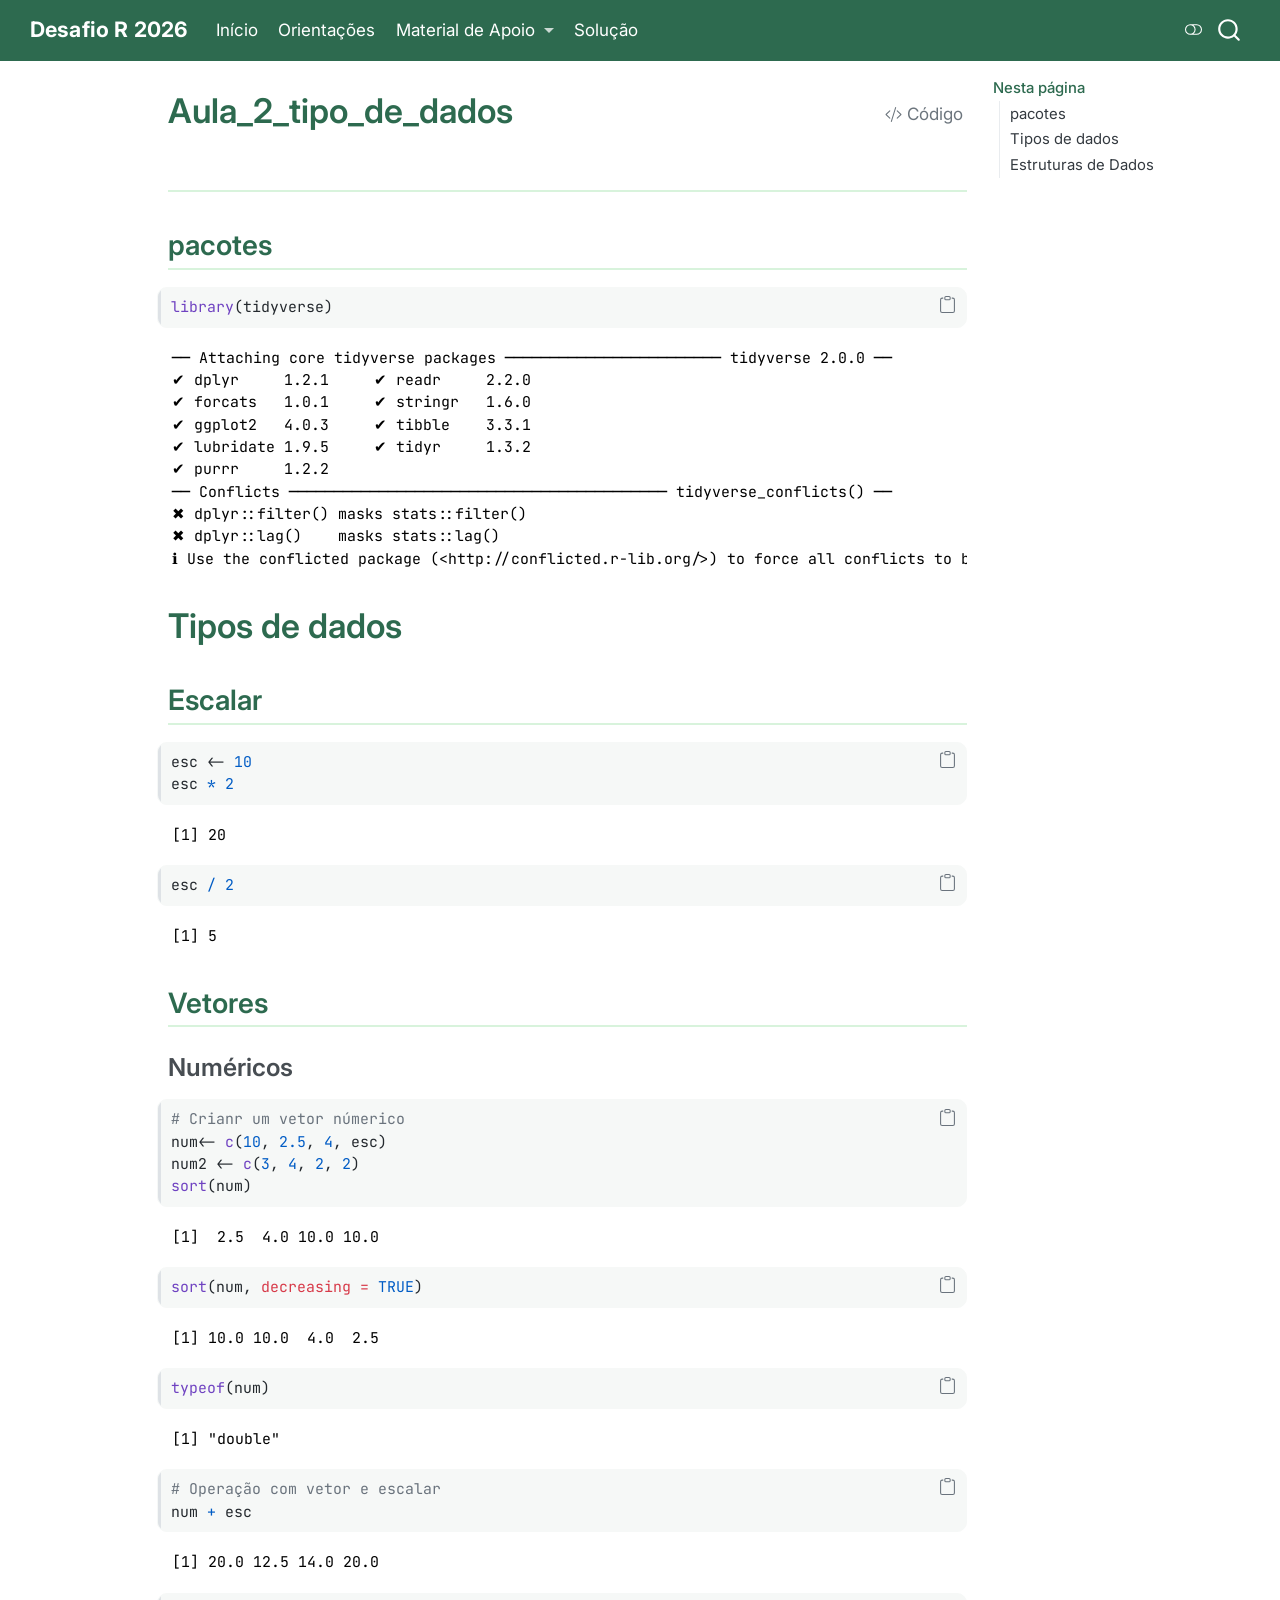
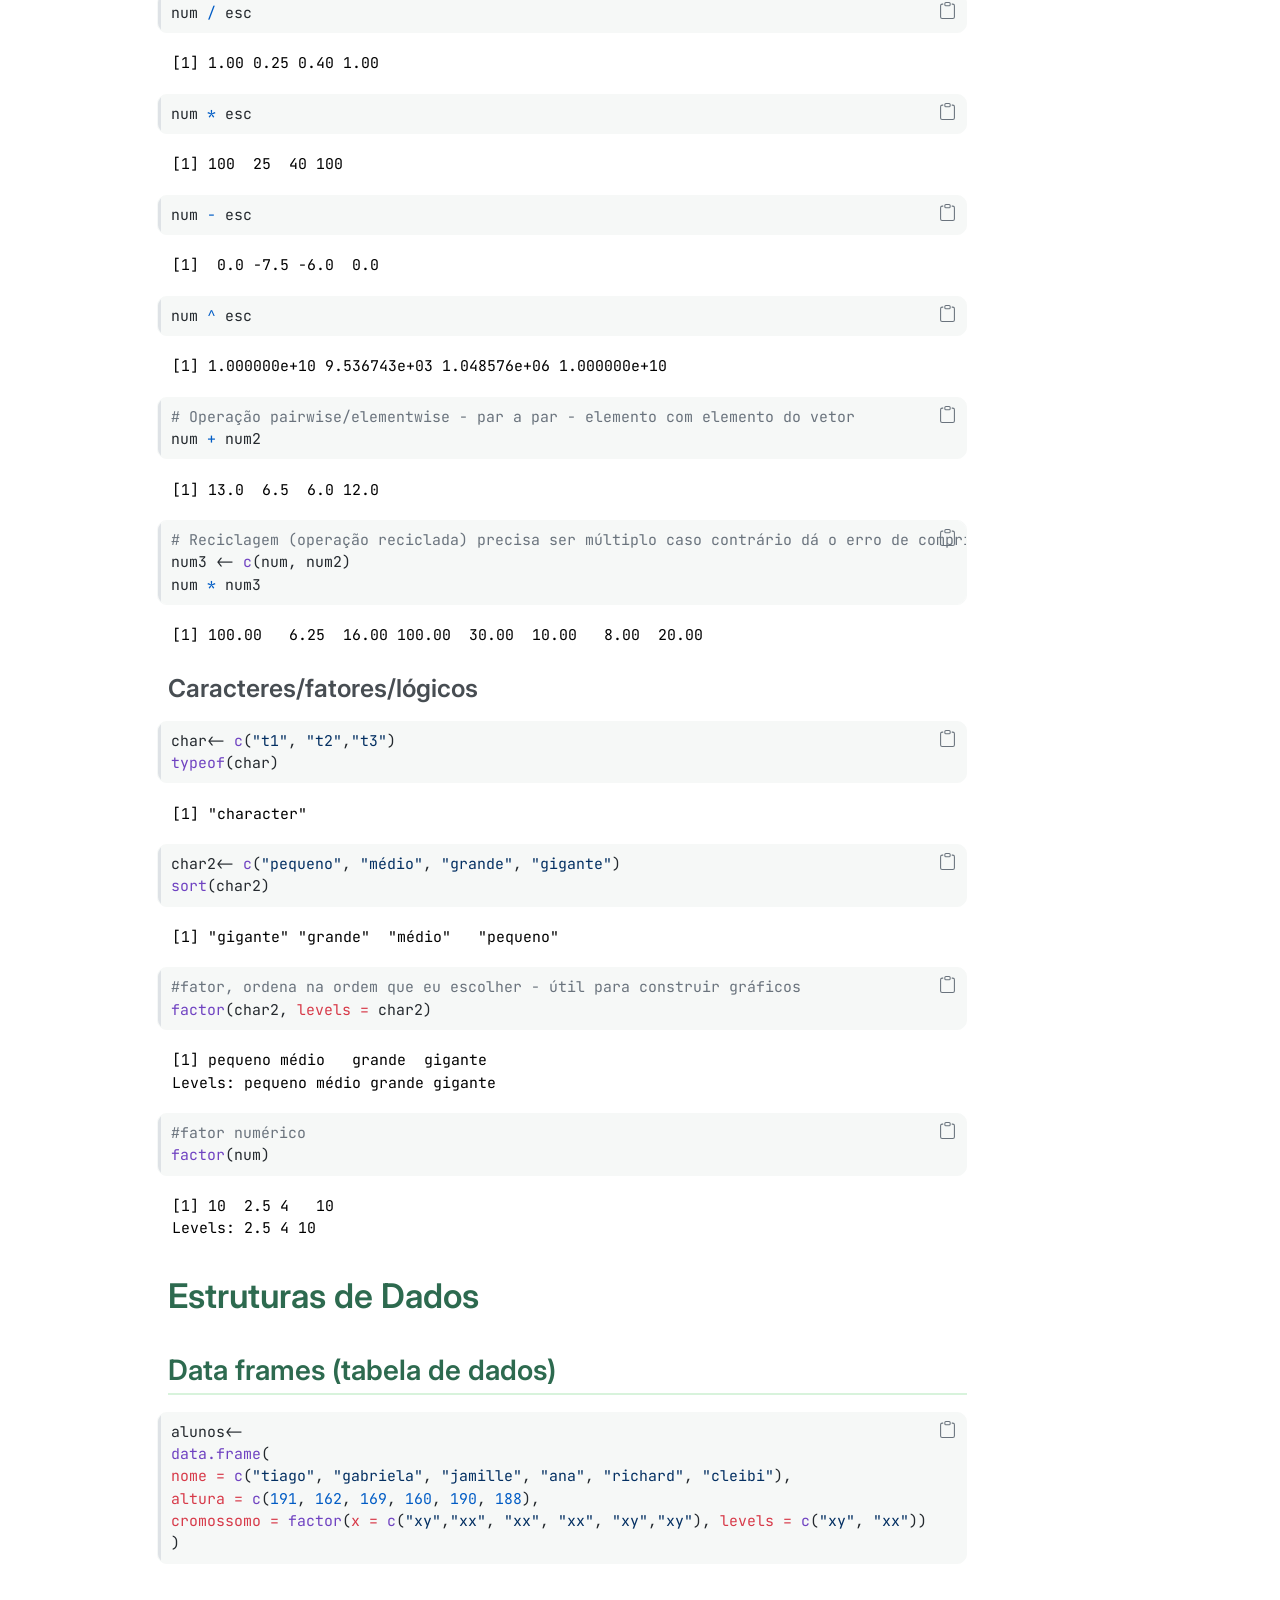
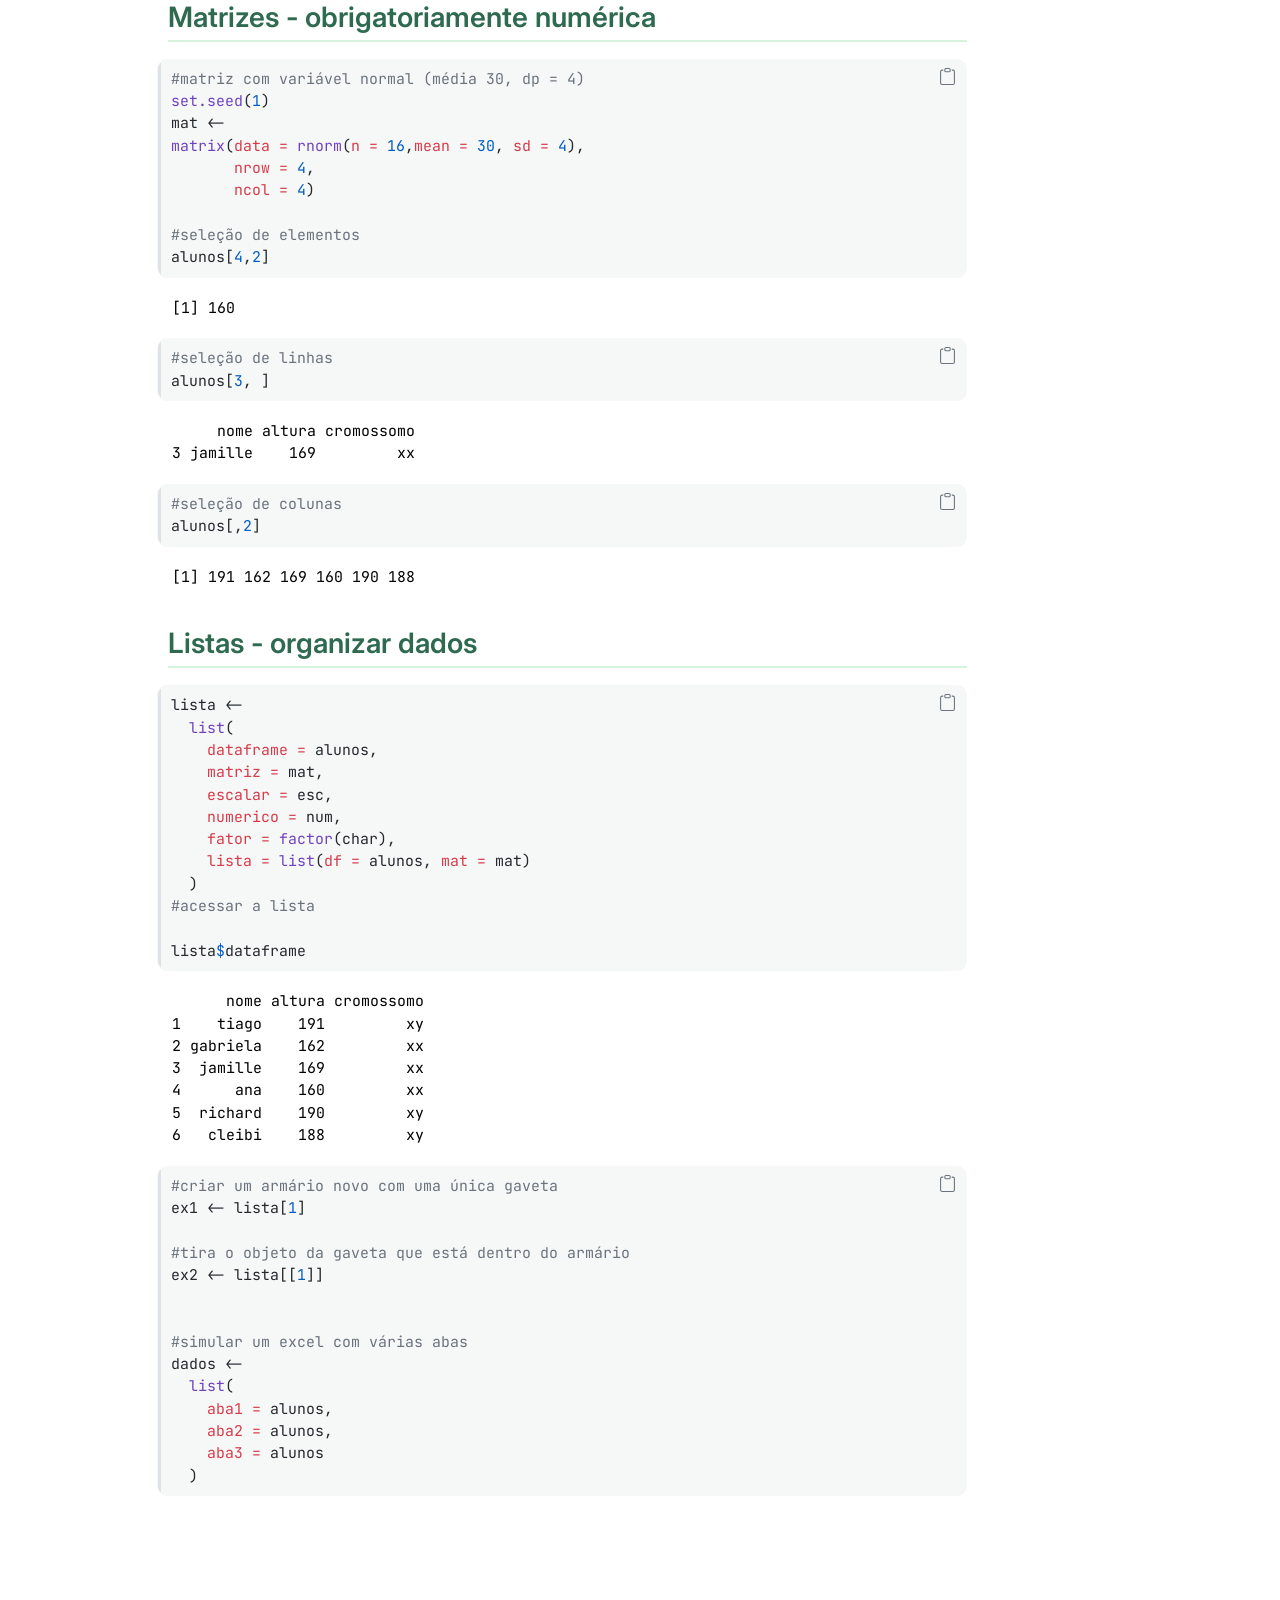
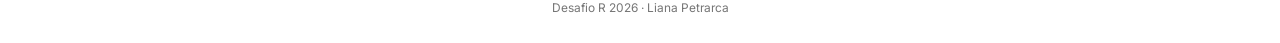
<file: docs/aula_2_tipo_de_dados.html>
<!DOCTYPE html>
<html xmlns="http://www.w3.org/1999/xhtml" lang="pt" xml:lang="pt"><head>

<meta charset="utf-8">
<meta name="generator" content="quarto-1.10.18">

<meta name="viewport" content="width=device-width, initial-scale=1.0, user-scalable=yes">


<title>Aula_2_tipo_de_dados – Desafio R 2026</title>
<style>
/* Default styles provided by pandoc.
** See https://pandoc.org/MANUAL.html#variables-for-html for config info.
*/
span.smallcaps{font-variant: small-caps;}
div.columns{display: flex; gap: 1.5em;}
div.column{flex: auto;}
@media screen {
div.columns{gap: min(4vw, 1.5em);}
div.column{overflow-x: auto;}
}
div.hanging-indent{margin-left: 1.5em; text-indent: -1.5em;}
ul.task-list{list-style: none;}
ul.task-list li input[type="checkbox"] {
  width: 0.8em;
  margin: 0 0.8em 0.2em -1em; /* quarto-specific, see https://github.com/quarto-dev/quarto-cli/issues/4556 */ 
  vertical-align: middle;
}
/* CSS for syntax highlighting */
html { -webkit-text-size-adjust: 100%; }
pre > code.sourceCode { white-space: pre; position: relative; }
pre > code.sourceCode > span { display: inline-block; line-height: 1.25; }
pre > code.sourceCode > span:empty { height: 1.2em; }
.sourceCode { overflow: visible; }
code.sourceCode > span { color: inherit; text-decoration: inherit; }
div.sourceCode { margin: 1em 0; }
pre.sourceCode { margin: 0; }
@media screen {
div.sourceCode { overflow: auto; }
}
@media print {
pre > code.sourceCode { white-space: pre-wrap; }
pre > code.sourceCode > span { text-indent: -5em; padding-left: 5em; }
}
pre.numberSource code
  { counter-reset: source-line 0; }
pre.numberSource code > span
  { position: relative; left: -4em; counter-increment: source-line; }
pre.numberSource code > span > a:first-child::before
  { content: counter(source-line);
    position: relative; left: -1em; text-align: right; vertical-align: baseline;
    border: none; display: inline-block;
    -webkit-touch-callout: none; -webkit-user-select: none;
    -khtml-user-select: none; -moz-user-select: none;
    -ms-user-select: none; user-select: none;
    padding: 0 4px; width: 4em;
  }
pre.numberSource { margin-left: 3em;  padding-left: 4px; }
div.sourceCode
  {   }
@media screen {
pre > code.sourceCode > span > a:first-child::before { text-decoration: underline; }
}
</style>


<script src="site_libs/quarto-nav/quarto-nav.js"></script>
<script src="site_libs/quarto-nav/headroom.min.js"></script>
<script src="site_libs/clipboard/clipboard.min.js"></script>
<script src="site_libs/quarto-search/autocomplete.umd.js"></script>
<script src="site_libs/quarto-search/fuse.min.js"></script>
<script src="site_libs/quarto-search/quarto-search.js"></script>
<meta name="quarto:offset" content="./">
<script src="site_libs/quarto-html/quarto.js" type="module"></script>
<script src="site_libs/quarto-html/tabsets/tabsets.js" type="module"></script>
<script src="site_libs/quarto-html/popper.min.js"></script>
<script src="site_libs/quarto-html/tippy.umd.min.js"></script>
<script src="site_libs/quarto-html/anchor.min.js"></script>
<link href="site_libs/quarto-html/tippy.css" rel="stylesheet">
<link href="site_libs/quarto-html/quarto-syntax-highlighting-6e0128c39cda7d7c42e47bc7dcda5e0d.css" rel="stylesheet" class="quarto-color-scheme" id="quarto-text-highlighting-styles">
<link href="site_libs/quarto-html/quarto-syntax-highlighting-dark-8bf29ee76cb4493ab1b5419d89ddda8a.css" rel="stylesheet" class="quarto-color-scheme quarto-color-alternate" id="quarto-text-highlighting-styles">
<link href="site_libs/quarto-html/quarto-syntax-highlighting-6e0128c39cda7d7c42e47bc7dcda5e0d.css" rel="stylesheet" class="quarto-color-scheme-extra" id="quarto-text-highlighting-styles">
<script src="site_libs/bootstrap/bootstrap.min.js"></script>
<link href="site_libs/bootstrap/bootstrap-icons.css" rel="stylesheet">
<link href="site_libs/bootstrap/bootstrap-4dcf0521d6cc36b9be0e11d0257adca8.min.css" rel="stylesheet" append-hash="true" class="quarto-color-scheme" id="quarto-bootstrap" data-mode="light">
<link href="site_libs/bootstrap/bootstrap-dark-c941d5f7e9be9edf75435d728ce1626f.min.css" rel="stylesheet" append-hash="true" class="quarto-color-scheme quarto-color-alternate" id="quarto-bootstrap" data-mode="dark">
<link href="site_libs/bootstrap/bootstrap-4dcf0521d6cc36b9be0e11d0257adca8.min.css" rel="stylesheet" append-hash="true" class="quarto-color-scheme-extra" id="quarto-bootstrap" data-mode="light">
<script id="quarto-search-options" type="application/json">{
  "location": "navbar",
  "copy-button": false,
  "collapse-after": 3,
  "panel-placement": "end",
  "type": "overlay",
  "limit": 50,
  "keyboard-shortcut": [
    "f",
    "/",
    "s"
  ],
  "show-item-context": false,
  "language": {
    "search-no-results-text": "Nenhum resultado",
    "search-matching-documents-text": "documentos correspondentes",
    "search-copy-link-title": "Copiar link para a busca",
    "search-hide-matches-text": "Esconder correspondências adicionais",
    "search-more-match-text": "mais correspondência neste documento",
    "search-more-matches-text": "mais correspondências neste documento",
    "search-clear-button-title": "Limpar",
    "search-text-placeholder": "",
    "search-detached-cancel-button-title": "Cancelar",
    "search-submit-button-title": "Enviar",
    "search-label": "Procurar"
  }
}</script>


<link rel="stylesheet" href="styles.css">
</head>

<body class="nav-fixed quarto-light"><script id="quarto-html-before-body" type="application/javascript">
    const toggleBodyColorMode = (bsSheetEl) => {
      const mode = bsSheetEl.getAttribute("data-mode");
      const bodyEl = window.document.querySelector("body");
      if (mode === "dark") {
        bodyEl.classList.add("quarto-dark");
        bodyEl.classList.remove("quarto-light");
      } else {
        bodyEl.classList.add("quarto-light");
        bodyEl.classList.remove("quarto-dark");
      }
    }
    const toggleBodyColorPrimary = () => {
      const bsSheetEl = window.document.querySelector("link#quarto-bootstrap:not([rel=disabled-stylesheet])");
      if (bsSheetEl) {
        toggleBodyColorMode(bsSheetEl);
      }
    }
    const setColorSchemeToggle = (alternate) => {
      const toggles = window.document.querySelectorAll('.quarto-color-scheme-toggle');
      for (let i=0; i < toggles.length; i++) {
        const toggle = toggles[i];
        if (toggle) {
          if (alternate) {
            toggle.classList.add("alternate");
          } else {
            toggle.classList.remove("alternate");
          }
        }
      }
    };
    const toggleColorMode = (alternate) => {
      // Switch the stylesheets
      const primaryStylesheets = window.document.querySelectorAll('link.quarto-color-scheme:not(.quarto-color-alternate)');
      const alternateStylesheets = window.document.querySelectorAll('link.quarto-color-scheme.quarto-color-alternate');
      manageTransitions('#quarto-margin-sidebar .nav-link', false);
      if (alternate) {
        // note: dark is layered on light, we don't disable primary!
        enableStylesheet(alternateStylesheets);
        for (const sheetNode of alternateStylesheets) {
          if (sheetNode.id === "quarto-bootstrap") {
            toggleBodyColorMode(sheetNode);
          }
        }
      } else {
        disableStylesheet(alternateStylesheets);
        enableStylesheet(primaryStylesheets)
        toggleBodyColorPrimary();
      }
      manageTransitions('#quarto-margin-sidebar .nav-link', true);
      // Switch the toggles
      setColorSchemeToggle(alternate)
      // Hack to workaround the fact that safari doesn't
      // properly recolor the scrollbar when toggling (#1455)
      if (navigator.userAgent.indexOf('Safari') > 0 && navigator.userAgent.indexOf('Chrome') == -1) {
        manageTransitions("body", false);
        window.scrollTo(0, 1);
        setTimeout(() => {
          window.scrollTo(0, 0);
          manageTransitions("body", true);
        }, 40);
      }
    }
    const disableStylesheet = (stylesheets) => {
      for (let i=0; i < stylesheets.length; i++) {
        const stylesheet = stylesheets[i];
        stylesheet.rel = 'disabled-stylesheet';
      }
    }
    const enableStylesheet = (stylesheets) => {
      for (let i=0; i < stylesheets.length; i++) {
        const stylesheet = stylesheets[i];
        if(stylesheet.rel !== 'stylesheet') { // for Chrome, which will still FOUC without this check
          stylesheet.rel = 'stylesheet';
        }
      }
    }
    const manageTransitions = (selector, allowTransitions) => {
      const els = window.document.querySelectorAll(selector);
      for (let i=0; i < els.length; i++) {
        const el = els[i];
        if (allowTransitions) {
          el.classList.remove('notransition');
        } else {
          el.classList.add('notransition');
        }
      }
    }
    const isFileUrl = () => {
      return window.location.protocol === 'file:';
    }
    const hasAlternateSentinel = () => {
      let styleSentinel = getColorSchemeSentinel();
      if (styleSentinel !== null) {
        return styleSentinel === "alternate";
      } else {
        return false;
      }
    }
    const setStyleSentinel = (alternate) => {
      const value = alternate ? "alternate" : "default";
      if (!isFileUrl()) {
        window.localStorage.setItem("quarto-color-scheme", value);
      } else {
        localAlternateSentinel = value;
      }
    }
    const getColorSchemeSentinel = () => {
      if (!isFileUrl()) {
        const storageValue = window.localStorage.getItem("quarto-color-scheme");
        return storageValue != null ? storageValue : localAlternateSentinel;
      } else {
        return localAlternateSentinel;
      }
    }
    const toggleGiscusIfUsed = (isAlternate, darkModeDefault) => {
      const baseTheme = document.querySelector('#giscus-base-theme')?.value ?? 'light';
      const alternateTheme = document.querySelector('#giscus-alt-theme')?.value ?? 'dark';
      let newTheme = '';
      if(authorPrefersDark) {
        newTheme = isAlternate ? baseTheme : alternateTheme;
      } else {
        newTheme = isAlternate ? alternateTheme : baseTheme;
      }
      const changeGiscusTheme = () => {
        // From: https://github.com/giscus/giscus/issues/336
        const sendMessage = (message) => {
          const iframe = document.querySelector('iframe.giscus-frame');
          if (!iframe) return;
          iframe.contentWindow.postMessage({ giscus: message }, 'https://giscus.app');
        }
        sendMessage({
          setConfig: {
            theme: newTheme
          }
        });
      }
      const isGiscussLoaded = window.document.querySelector('iframe.giscus-frame') !== null;
      if (isGiscussLoaded) {
        changeGiscusTheme();
      }
    };
    const authorPrefersDark = false;
    const darkModeDefault = authorPrefersDark;
      document.querySelector('link#quarto-text-highlighting-styles.quarto-color-scheme-extra').rel = 'disabled-stylesheet';
      document.querySelector('link#quarto-bootstrap.quarto-color-scheme-extra').rel = 'disabled-stylesheet';
    let localAlternateSentinel = darkModeDefault ? 'alternate' : 'default';
    // Dark / light mode switch
    window.quartoToggleColorScheme = () => {
      // Read the current dark / light value
      let toAlternate = !hasAlternateSentinel();
      toggleColorMode(toAlternate);
      setStyleSentinel(toAlternate);
      toggleGiscusIfUsed(toAlternate, darkModeDefault);
      window.dispatchEvent(new Event('resize'));
    };
    // Switch to dark mode if need be
    if (hasAlternateSentinel()) {
      toggleColorMode(true);
    } else {
      toggleColorMode(false);
    }
  </script>

<div id="quarto-search-results"></div>
  <header id="quarto-header" class="headroom fixed-top">
    <nav class="navbar navbar-expand-lg " data-bs-theme="dark">
      <div class="navbar-container container-fluid">
      <div class="navbar-brand-container mx-auto">
    <a class="navbar-brand" href="./index.html">
    <span class="navbar-title">Desafio R 2026</span>
    </a>
  </div>
            <div id="quarto-search" class="" title="Procurar"></div>
          <button class="navbar-toggler" type="button" data-bs-toggle="collapse" data-bs-target="#navbarCollapse" aria-controls="navbarCollapse" role="menu" aria-expanded="false" aria-label="Alternar de navegação" onclick="if (window.quartoToggleHeadroom) { window.quartoToggleHeadroom(); }">
  <span class="navbar-toggler-icon"></span>
</button>
          <div class="collapse navbar-collapse" id="navbarCollapse">
            <ul class="navbar-nav navbar-nav-scroll me-auto">
  <li class="nav-item">
    <a class="nav-link" href="./index.qmd"> 
<span class="menu-text">Início</span></a>
  </li>  
  <li class="nav-item">
    <a class="nav-link" href="./orientacoes.html"> 
<span class="menu-text">Orientações</span></a>
  </li>  
  <li class="nav-item dropdown ">
    <a class="nav-link dropdown-toggle" href="#" id="nav-menu-material-de-apoio" role="link" data-bs-toggle="dropdown" aria-expanded="false">
 <span class="menu-text">Material de Apoio</span>
    </a>
    <ul class="dropdown-menu" aria-labelledby="nav-menu-material-de-apoio">    
        <li>
    <a class="dropdown-item" href="./aula1_intro.html">
 <span class="dropdown-text">Aula 1 – Introdução</span></a>
  </li>  
        <li>
    <a class="dropdown-item" href="./aula_2_tipo_de_dados.html">
 <span class="dropdown-text">Aula 2 – Tipos de dados</span></a>
  </li>  
        <li>
    <a class="dropdown-item" href="./aula3_dados.html">
 <span class="dropdown-text">Aula 3 – Dados</span></a>
  </li>  
        <li>
    <a class="dropdown-item" href="./aula5.html">
 <span class="dropdown-text">Aula 5</span></a>
  </li>  
        <li>
    <a class="dropdown-item" href="./AULA6.html">
 <span class="dropdown-text">Aula 6 – Mutação e resumo</span></a>
  </li>  
    </ul>
  </li>
  <li class="nav-item">
    <a class="nav-link" href="./solucao.html"> 
<span class="menu-text">Solução</span></a>
  </li>  
</ul>
          </div> <!-- /navcollapse -->
            <div class="quarto-navbar-tools">
  <a href="" class="quarto-color-scheme-toggle quarto-navigation-tool  px-1" onclick="window.quartoToggleColorScheme(); return false;" title="Alternar modo escuro"><i class="bi"></i></a>
</div>
      </div> <!-- /container-fluid -->
    </nav>
</header>
<!-- content -->
<div id="quarto-content" class="quarto-container page-columns page-rows-contents page-layout-article page-navbar">
<!-- sidebar -->
<!-- margin-sidebar -->
    <div id="quarto-margin-sidebar" class="sidebar margin-sidebar">
        <nav id="TOC" role="doc-toc" class="toc-active">
    <h2 id="toc-title">Nesta página</h2>
   
  <ul>
  <li><a href="#section" id="toc-section" class="nav-link active" data-scroll-target="#section"></a></li>
  <li><a href="#pacotes" id="toc-pacotes" class="nav-link" data-scroll-target="#pacotes">pacotes</a></li>
  <li><a href="#tipos-de-dados" id="toc-tipos-de-dados" class="nav-link" data-scroll-target="#tipos-de-dados">Tipos de dados</a>
  <ul class="collapse">
  <li><a href="#escalar" id="toc-escalar" class="nav-link" data-scroll-target="#escalar">Escalar</a></li>
  <li><a href="#vetores" id="toc-vetores" class="nav-link" data-scroll-target="#vetores">Vetores</a>
  <ul class="collapse">
  <li><a href="#numéricos" id="toc-numéricos" class="nav-link" data-scroll-target="#numéricos">Numéricos</a></li>
  <li><a href="#caracteresfatoreslógicos" id="toc-caracteresfatoreslógicos" class="nav-link" data-scroll-target="#caracteresfatoreslógicos">Caracteres/fatores/lógicos</a></li>
  </ul></li>
  </ul></li>
  <li><a href="#estruturas-de-dados" id="toc-estruturas-de-dados" class="nav-link" data-scroll-target="#estruturas-de-dados">Estruturas de Dados</a>
  <ul class="collapse">
  <li><a href="#data-frames-tabela-de-dados" id="toc-data-frames-tabela-de-dados" class="nav-link" data-scroll-target="#data-frames-tabela-de-dados">Data frames (tabela de dados)</a></li>
  <li><a href="#matrizes---obrigatoriamente-numérica" id="toc-matrizes---obrigatoriamente-numérica" class="nav-link" data-scroll-target="#matrizes---obrigatoriamente-numérica">Matrizes - obrigatoriamente numérica</a></li>
  <li><a href="#listas---organizar-dados" id="toc-listas---organizar-dados" class="nav-link" data-scroll-target="#listas---organizar-dados">Listas - organizar dados</a></li>
  </ul></li>
  </ul>
</nav>
    </div>
<!-- main -->
<main class="content" id="quarto-document-content">


<header id="title-block-header" class="quarto-title-block default">
<div class="quarto-title">
<div class="quarto-title-block"><div><h1 class="title">Aula_2_tipo_de_dados</h1><button type="button" class="btn code-tools-button" id="quarto-code-tools-source"><i class="bi"></i> Código</button></div></div>
</div>



<div class="quarto-title-meta">

    
  
    
  </div>
  


</header>


<section id="section" class="level2">
<h2 class="anchored" data-anchor-id="section"></h2>
</section>
<section id="pacotes" class="level2">
<h2 class="anchored" data-anchor-id="pacotes">pacotes</h2>
<div class="cell">
<div class="code-copy-outer-scaffold"><div class="sourceCode cell-code" id="cb1"><pre class="sourceCode r code-with-copy"><code class="sourceCode r"><span id="cb1-1"><a href="#cb1-1" aria-hidden="true" tabindex="-1"></a><span class="fu">library</span>(tidyverse)</span></code></pre></div><button title="Copiar para a área de transferência" class="code-copy-button"><i class="bi"></i></button></div>
<div class="cell-output cell-output-stderr">
<pre><code>── Attaching core tidyverse packages ──────────────────────── tidyverse 2.0.0 ──
✔ dplyr     1.2.1     ✔ readr     2.2.0
✔ forcats   1.0.1     ✔ stringr   1.6.0
✔ ggplot2   4.0.3     ✔ tibble    3.3.1
✔ lubridate 1.9.5     ✔ tidyr     1.3.2
✔ purrr     1.2.2     
── Conflicts ────────────────────────────────────────── tidyverse_conflicts() ──
✖ dplyr::filter() masks stats::filter()
✖ dplyr::lag()    masks stats::lag()
ℹ Use the conflicted package (&lt;http://conflicted.r-lib.org/&gt;) to force all conflicts to become errors</code></pre>
</div>
</div>
</section>
<section id="tipos-de-dados" class="level1">
<h1>Tipos de dados</h1>
<section id="escalar" class="level2">
<h2 class="anchored" data-anchor-id="escalar">Escalar</h2>
<div class="cell">
<div class="code-copy-outer-scaffold"><div class="sourceCode cell-code" id="cb3"><pre class="sourceCode r code-with-copy"><code class="sourceCode r"><span id="cb3-1"><a href="#cb3-1" aria-hidden="true" tabindex="-1"></a>esc <span class="ot">&lt;-</span> <span class="dv">10</span></span>
<span id="cb3-2"><a href="#cb3-2" aria-hidden="true" tabindex="-1"></a>esc <span class="sc">*</span> <span class="dv">2</span></span></code></pre></div><button title="Copiar para a área de transferência" class="code-copy-button"><i class="bi"></i></button></div>
<div class="cell-output cell-output-stdout">
<pre><code>[1] 20</code></pre>
</div>
<div class="code-copy-outer-scaffold"><div class="sourceCode cell-code" id="cb5"><pre class="sourceCode r code-with-copy"><code class="sourceCode r"><span id="cb5-1"><a href="#cb5-1" aria-hidden="true" tabindex="-1"></a>esc <span class="sc">/</span> <span class="dv">2</span></span></code></pre></div><button title="Copiar para a área de transferência" class="code-copy-button"><i class="bi"></i></button></div>
<div class="cell-output cell-output-stdout">
<pre><code>[1] 5</code></pre>
</div>
</div>
</section>
<section id="vetores" class="level2">
<h2 class="anchored" data-anchor-id="vetores">Vetores</h2>
<section id="numéricos" class="level3">
<h3 class="anchored" data-anchor-id="numéricos">Numéricos</h3>
<div class="cell">
<div class="code-copy-outer-scaffold"><div class="sourceCode cell-code" id="cb7"><pre class="sourceCode r code-with-copy"><code class="sourceCode r"><span id="cb7-1"><a href="#cb7-1" aria-hidden="true" tabindex="-1"></a><span class="co"># Crianr um vetor númerico </span></span>
<span id="cb7-2"><a href="#cb7-2" aria-hidden="true" tabindex="-1"></a>num<span class="ot">&lt;-</span> <span class="fu">c</span>(<span class="dv">10</span>, <span class="fl">2.5</span>, <span class="dv">4</span>, esc)</span>
<span id="cb7-3"><a href="#cb7-3" aria-hidden="true" tabindex="-1"></a>num2 <span class="ot">&lt;-</span> <span class="fu">c</span>(<span class="dv">3</span>, <span class="dv">4</span>, <span class="dv">2</span>, <span class="dv">2</span>)</span>
<span id="cb7-4"><a href="#cb7-4" aria-hidden="true" tabindex="-1"></a><span class="fu">sort</span>(num)</span></code></pre></div><button title="Copiar para a área de transferência" class="code-copy-button"><i class="bi"></i></button></div>
<div class="cell-output cell-output-stdout">
<pre><code>[1]  2.5  4.0 10.0 10.0</code></pre>
</div>
<div class="code-copy-outer-scaffold"><div class="sourceCode cell-code" id="cb9"><pre class="sourceCode r code-with-copy"><code class="sourceCode r"><span id="cb9-1"><a href="#cb9-1" aria-hidden="true" tabindex="-1"></a><span class="fu">sort</span>(num, <span class="at">decreasing =</span> <span class="cn">TRUE</span>)</span></code></pre></div><button title="Copiar para a área de transferência" class="code-copy-button"><i class="bi"></i></button></div>
<div class="cell-output cell-output-stdout">
<pre><code>[1] 10.0 10.0  4.0  2.5</code></pre>
</div>
<div class="code-copy-outer-scaffold"><div class="sourceCode cell-code" id="cb11"><pre class="sourceCode r code-with-copy"><code class="sourceCode r"><span id="cb11-1"><a href="#cb11-1" aria-hidden="true" tabindex="-1"></a><span class="fu">typeof</span>(num)</span></code></pre></div><button title="Copiar para a área de transferência" class="code-copy-button"><i class="bi"></i></button></div>
<div class="cell-output cell-output-stdout">
<pre><code>[1] "double"</code></pre>
</div>
<div class="code-copy-outer-scaffold"><div class="sourceCode cell-code" id="cb13"><pre class="sourceCode r code-with-copy"><code class="sourceCode r"><span id="cb13-1"><a href="#cb13-1" aria-hidden="true" tabindex="-1"></a><span class="co"># Operação com vetor e escalar </span></span>
<span id="cb13-2"><a href="#cb13-2" aria-hidden="true" tabindex="-1"></a>num <span class="sc">+</span> esc </span></code></pre></div><button title="Copiar para a área de transferência" class="code-copy-button"><i class="bi"></i></button></div>
<div class="cell-output cell-output-stdout">
<pre><code>[1] 20.0 12.5 14.0 20.0</code></pre>
</div>
<div class="code-copy-outer-scaffold"><div class="sourceCode cell-code" id="cb15"><pre class="sourceCode r code-with-copy"><code class="sourceCode r"><span id="cb15-1"><a href="#cb15-1" aria-hidden="true" tabindex="-1"></a>num <span class="sc">/</span> esc</span></code></pre></div><button title="Copiar para a área de transferência" class="code-copy-button"><i class="bi"></i></button></div>
<div class="cell-output cell-output-stdout">
<pre><code>[1] 1.00 0.25 0.40 1.00</code></pre>
</div>
<div class="code-copy-outer-scaffold"><div class="sourceCode cell-code" id="cb17"><pre class="sourceCode r code-with-copy"><code class="sourceCode r"><span id="cb17-1"><a href="#cb17-1" aria-hidden="true" tabindex="-1"></a>num <span class="sc">*</span> esc</span></code></pre></div><button title="Copiar para a área de transferência" class="code-copy-button"><i class="bi"></i></button></div>
<div class="cell-output cell-output-stdout">
<pre><code>[1] 100  25  40 100</code></pre>
</div>
<div class="code-copy-outer-scaffold"><div class="sourceCode cell-code" id="cb19"><pre class="sourceCode r code-with-copy"><code class="sourceCode r"><span id="cb19-1"><a href="#cb19-1" aria-hidden="true" tabindex="-1"></a>num <span class="sc">-</span> esc</span></code></pre></div><button title="Copiar para a área de transferência" class="code-copy-button"><i class="bi"></i></button></div>
<div class="cell-output cell-output-stdout">
<pre><code>[1]  0.0 -7.5 -6.0  0.0</code></pre>
</div>
<div class="code-copy-outer-scaffold"><div class="sourceCode cell-code" id="cb21"><pre class="sourceCode r code-with-copy"><code class="sourceCode r"><span id="cb21-1"><a href="#cb21-1" aria-hidden="true" tabindex="-1"></a>num <span class="sc">^</span> esc</span></code></pre></div><button title="Copiar para a área de transferência" class="code-copy-button"><i class="bi"></i></button></div>
<div class="cell-output cell-output-stdout">
<pre><code>[1] 1.000000e+10 9.536743e+03 1.048576e+06 1.000000e+10</code></pre>
</div>
<div class="code-copy-outer-scaffold"><div class="sourceCode cell-code" id="cb23"><pre class="sourceCode r code-with-copy"><code class="sourceCode r"><span id="cb23-1"><a href="#cb23-1" aria-hidden="true" tabindex="-1"></a><span class="co"># Operação pairwise/elementwise - par a par - elemento com elemento do vetor </span></span>
<span id="cb23-2"><a href="#cb23-2" aria-hidden="true" tabindex="-1"></a>num <span class="sc">+</span> num2</span></code></pre></div><button title="Copiar para a área de transferência" class="code-copy-button"><i class="bi"></i></button></div>
<div class="cell-output cell-output-stdout">
<pre><code>[1] 13.0  6.5  6.0 12.0</code></pre>
</div>
<div class="code-copy-outer-scaffold"><div class="sourceCode cell-code" id="cb25"><pre class="sourceCode r code-with-copy"><code class="sourceCode r"><span id="cb25-1"><a href="#cb25-1" aria-hidden="true" tabindex="-1"></a><span class="co"># Reciclagem (operação reciclada) precisa ser múltiplo caso contrário dá o erro de comprimento de sequência </span></span>
<span id="cb25-2"><a href="#cb25-2" aria-hidden="true" tabindex="-1"></a>num3 <span class="ot">&lt;-</span> <span class="fu">c</span>(num, num2)</span>
<span id="cb25-3"><a href="#cb25-3" aria-hidden="true" tabindex="-1"></a>num <span class="sc">*</span> num3</span></code></pre></div><button title="Copiar para a área de transferência" class="code-copy-button"><i class="bi"></i></button></div>
<div class="cell-output cell-output-stdout">
<pre><code>[1] 100.00   6.25  16.00 100.00  30.00  10.00   8.00  20.00</code></pre>
</div>
</div>
</section>
<section id="caracteresfatoreslógicos" class="level3">
<h3 class="anchored" data-anchor-id="caracteresfatoreslógicos">Caracteres/fatores/lógicos</h3>
<div class="cell">
<div class="code-copy-outer-scaffold"><div class="sourceCode cell-code" id="cb27"><pre class="sourceCode r code-with-copy"><code class="sourceCode r"><span id="cb27-1"><a href="#cb27-1" aria-hidden="true" tabindex="-1"></a>char<span class="ot">&lt;-</span> <span class="fu">c</span>(<span class="st">"t1"</span>, <span class="st">"t2"</span>,<span class="st">"t3"</span>)</span>
<span id="cb27-2"><a href="#cb27-2" aria-hidden="true" tabindex="-1"></a><span class="fu">typeof</span>(char)</span></code></pre></div><button title="Copiar para a área de transferência" class="code-copy-button"><i class="bi"></i></button></div>
<div class="cell-output cell-output-stdout">
<pre><code>[1] "character"</code></pre>
</div>
<div class="code-copy-outer-scaffold"><div class="sourceCode cell-code" id="cb29"><pre class="sourceCode r code-with-copy"><code class="sourceCode r"><span id="cb29-1"><a href="#cb29-1" aria-hidden="true" tabindex="-1"></a>char2<span class="ot">&lt;-</span> <span class="fu">c</span>(<span class="st">"pequeno"</span>, <span class="st">"médio"</span>, <span class="st">"grande"</span>, <span class="st">"gigante"</span>)</span>
<span id="cb29-2"><a href="#cb29-2" aria-hidden="true" tabindex="-1"></a><span class="fu">sort</span>(char2)</span></code></pre></div><button title="Copiar para a área de transferência" class="code-copy-button"><i class="bi"></i></button></div>
<div class="cell-output cell-output-stdout">
<pre><code>[1] "gigante" "grande"  "médio"   "pequeno"</code></pre>
</div>
<div class="code-copy-outer-scaffold"><div class="sourceCode cell-code" id="cb31"><pre class="sourceCode r code-with-copy"><code class="sourceCode r"><span id="cb31-1"><a href="#cb31-1" aria-hidden="true" tabindex="-1"></a><span class="co">#fator, ordena na ordem que eu escolher - útil para construir gráficos </span></span>
<span id="cb31-2"><a href="#cb31-2" aria-hidden="true" tabindex="-1"></a><span class="fu">factor</span>(char2, <span class="at">levels =</span> char2)</span></code></pre></div><button title="Copiar para a área de transferência" class="code-copy-button"><i class="bi"></i></button></div>
<div class="cell-output cell-output-stdout">
<pre><code>[1] pequeno médio   grande  gigante
Levels: pequeno médio grande gigante</code></pre>
</div>
<div class="code-copy-outer-scaffold"><div class="sourceCode cell-code" id="cb33"><pre class="sourceCode r code-with-copy"><code class="sourceCode r"><span id="cb33-1"><a href="#cb33-1" aria-hidden="true" tabindex="-1"></a><span class="co">#fator numérico</span></span>
<span id="cb33-2"><a href="#cb33-2" aria-hidden="true" tabindex="-1"></a><span class="fu">factor</span>(num)</span></code></pre></div><button title="Copiar para a área de transferência" class="code-copy-button"><i class="bi"></i></button></div>
<div class="cell-output cell-output-stdout">
<pre><code>[1] 10  2.5 4   10 
Levels: 2.5 4 10</code></pre>
</div>
</div>
</section>
</section>
</section>
<section id="estruturas-de-dados" class="level1">
<h1>Estruturas de Dados</h1>
<section id="data-frames-tabela-de-dados" class="level2">
<h2 class="anchored" data-anchor-id="data-frames-tabela-de-dados">Data frames (tabela de dados)</h2>
<div class="cell">
<div class="code-copy-outer-scaffold"><div class="sourceCode cell-code" id="cb35"><pre class="sourceCode r code-with-copy"><code class="sourceCode r"><span id="cb35-1"><a href="#cb35-1" aria-hidden="true" tabindex="-1"></a>alunos<span class="ot">&lt;-</span> </span>
<span id="cb35-2"><a href="#cb35-2" aria-hidden="true" tabindex="-1"></a><span class="fu">data.frame</span>(</span>
<span id="cb35-3"><a href="#cb35-3" aria-hidden="true" tabindex="-1"></a><span class="at">nome =</span> <span class="fu">c</span>(<span class="st">"tiago"</span>, <span class="st">"gabriela"</span>, <span class="st">"jamille"</span>, <span class="st">"ana"</span>, <span class="st">"richard"</span>, <span class="st">"cleibi"</span>), </span>
<span id="cb35-4"><a href="#cb35-4" aria-hidden="true" tabindex="-1"></a><span class="at">altura =</span> <span class="fu">c</span>(<span class="dv">191</span>, <span class="dv">162</span>, <span class="dv">169</span>, <span class="dv">160</span>, <span class="dv">190</span>, <span class="dv">188</span>), </span>
<span id="cb35-5"><a href="#cb35-5" aria-hidden="true" tabindex="-1"></a><span class="at">cromossomo =</span> <span class="fu">factor</span>(<span class="at">x =</span> <span class="fu">c</span>(<span class="st">"xy"</span>,<span class="st">"xx"</span>, <span class="st">"xx"</span>, <span class="st">"xx"</span>, <span class="st">"xy"</span>,<span class="st">"xy"</span>), <span class="at">levels =</span> <span class="fu">c</span>(<span class="st">"xy"</span>, <span class="st">"xx"</span>))</span>
<span id="cb35-6"><a href="#cb35-6" aria-hidden="true" tabindex="-1"></a>)</span></code></pre></div><button title="Copiar para a área de transferência" class="code-copy-button"><i class="bi"></i></button></div>
</div>
</section>
<section id="matrizes---obrigatoriamente-numérica" class="level2">
<h2 class="anchored" data-anchor-id="matrizes---obrigatoriamente-numérica">Matrizes - obrigatoriamente numérica</h2>
<div class="cell">
<div class="code-copy-outer-scaffold"><div class="sourceCode cell-code" id="cb36"><pre class="sourceCode r code-with-copy"><code class="sourceCode r"><span id="cb36-1"><a href="#cb36-1" aria-hidden="true" tabindex="-1"></a><span class="co">#matriz com variável normal (média 30, dp = 4)</span></span>
<span id="cb36-2"><a href="#cb36-2" aria-hidden="true" tabindex="-1"></a><span class="fu">set.seed</span>(<span class="dv">1</span>)</span>
<span id="cb36-3"><a href="#cb36-3" aria-hidden="true" tabindex="-1"></a>mat <span class="ot">&lt;-</span></span>
<span id="cb36-4"><a href="#cb36-4" aria-hidden="true" tabindex="-1"></a><span class="fu">matrix</span>(<span class="at">data =</span> <span class="fu">rnorm</span>(<span class="at">n =</span> <span class="dv">16</span>,<span class="at">mean =</span> <span class="dv">30</span>, <span class="at">sd =</span> <span class="dv">4</span>),</span>
<span id="cb36-5"><a href="#cb36-5" aria-hidden="true" tabindex="-1"></a>       <span class="at">nrow =</span> <span class="dv">4</span>,</span>
<span id="cb36-6"><a href="#cb36-6" aria-hidden="true" tabindex="-1"></a>       <span class="at">ncol =</span> <span class="dv">4</span>)</span>
<span id="cb36-7"><a href="#cb36-7" aria-hidden="true" tabindex="-1"></a></span>
<span id="cb36-8"><a href="#cb36-8" aria-hidden="true" tabindex="-1"></a><span class="co">#seleção de elementos </span></span>
<span id="cb36-9"><a href="#cb36-9" aria-hidden="true" tabindex="-1"></a>alunos[<span class="dv">4</span>,<span class="dv">2</span>]</span></code></pre></div><button title="Copiar para a área de transferência" class="code-copy-button"><i class="bi"></i></button></div>
<div class="cell-output cell-output-stdout">
<pre><code>[1] 160</code></pre>
</div>
<div class="code-copy-outer-scaffold"><div class="sourceCode cell-code" id="cb38"><pre class="sourceCode r code-with-copy"><code class="sourceCode r"><span id="cb38-1"><a href="#cb38-1" aria-hidden="true" tabindex="-1"></a><span class="co">#seleção de linhas </span></span>
<span id="cb38-2"><a href="#cb38-2" aria-hidden="true" tabindex="-1"></a>alunos[<span class="dv">3</span>, ]</span></code></pre></div><button title="Copiar para a área de transferência" class="code-copy-button"><i class="bi"></i></button></div>
<div class="cell-output cell-output-stdout">
<pre><code>     nome altura cromossomo
3 jamille    169         xx</code></pre>
</div>
<div class="code-copy-outer-scaffold"><div class="sourceCode cell-code" id="cb40"><pre class="sourceCode r code-with-copy"><code class="sourceCode r"><span id="cb40-1"><a href="#cb40-1" aria-hidden="true" tabindex="-1"></a><span class="co">#seleção de colunas </span></span>
<span id="cb40-2"><a href="#cb40-2" aria-hidden="true" tabindex="-1"></a>alunos[,<span class="dv">2</span>]</span></code></pre></div><button title="Copiar para a área de transferência" class="code-copy-button"><i class="bi"></i></button></div>
<div class="cell-output cell-output-stdout">
<pre><code>[1] 191 162 169 160 190 188</code></pre>
</div>
</div>
</section>
<section id="listas---organizar-dados" class="level2">
<h2 class="anchored" data-anchor-id="listas---organizar-dados">Listas - organizar dados</h2>
<div class="cell">
<div class="code-copy-outer-scaffold"><div class="sourceCode cell-code" id="cb42"><pre class="sourceCode r code-with-copy"><code class="sourceCode r"><span id="cb42-1"><a href="#cb42-1" aria-hidden="true" tabindex="-1"></a>lista <span class="ot">&lt;-</span> </span>
<span id="cb42-2"><a href="#cb42-2" aria-hidden="true" tabindex="-1"></a>  <span class="fu">list</span>(</span>
<span id="cb42-3"><a href="#cb42-3" aria-hidden="true" tabindex="-1"></a>    <span class="at">dataframe =</span> alunos,</span>
<span id="cb42-4"><a href="#cb42-4" aria-hidden="true" tabindex="-1"></a>    <span class="at">matriz =</span> mat,</span>
<span id="cb42-5"><a href="#cb42-5" aria-hidden="true" tabindex="-1"></a>    <span class="at">escalar =</span> esc,</span>
<span id="cb42-6"><a href="#cb42-6" aria-hidden="true" tabindex="-1"></a>    <span class="at">numerico =</span> num,</span>
<span id="cb42-7"><a href="#cb42-7" aria-hidden="true" tabindex="-1"></a>    <span class="at">fator =</span> <span class="fu">factor</span>(char),</span>
<span id="cb42-8"><a href="#cb42-8" aria-hidden="true" tabindex="-1"></a>    <span class="at">lista =</span> <span class="fu">list</span>(<span class="at">df =</span> alunos, <span class="at">mat =</span> mat)</span>
<span id="cb42-9"><a href="#cb42-9" aria-hidden="true" tabindex="-1"></a>  )</span>
<span id="cb42-10"><a href="#cb42-10" aria-hidden="true" tabindex="-1"></a><span class="co">#acessar a lista</span></span>
<span id="cb42-11"><a href="#cb42-11" aria-hidden="true" tabindex="-1"></a></span>
<span id="cb42-12"><a href="#cb42-12" aria-hidden="true" tabindex="-1"></a>lista<span class="sc">$</span>dataframe</span></code></pre></div><button title="Copiar para a área de transferência" class="code-copy-button"><i class="bi"></i></button></div>
<div class="cell-output cell-output-stdout">
<pre><code>      nome altura cromossomo
1    tiago    191         xy
2 gabriela    162         xx
3  jamille    169         xx
4      ana    160         xx
5  richard    190         xy
6   cleibi    188         xy</code></pre>
</div>
<div class="code-copy-outer-scaffold"><div class="sourceCode cell-code" id="cb44"><pre class="sourceCode r code-with-copy"><code class="sourceCode r"><span id="cb44-1"><a href="#cb44-1" aria-hidden="true" tabindex="-1"></a><span class="co">#criar um armário novo com uma única gaveta </span></span>
<span id="cb44-2"><a href="#cb44-2" aria-hidden="true" tabindex="-1"></a>ex1 <span class="ot">&lt;-</span> lista[<span class="dv">1</span>]</span>
<span id="cb44-3"><a href="#cb44-3" aria-hidden="true" tabindex="-1"></a></span>
<span id="cb44-4"><a href="#cb44-4" aria-hidden="true" tabindex="-1"></a><span class="co">#tira o objeto da gaveta que está dentro do armário </span></span>
<span id="cb44-5"><a href="#cb44-5" aria-hidden="true" tabindex="-1"></a>ex2 <span class="ot">&lt;-</span> lista[[<span class="dv">1</span>]]</span>
<span id="cb44-6"><a href="#cb44-6" aria-hidden="true" tabindex="-1"></a></span>
<span id="cb44-7"><a href="#cb44-7" aria-hidden="true" tabindex="-1"></a></span>
<span id="cb44-8"><a href="#cb44-8" aria-hidden="true" tabindex="-1"></a><span class="co">#simular um excel com várias abas </span></span>
<span id="cb44-9"><a href="#cb44-9" aria-hidden="true" tabindex="-1"></a>dados <span class="ot">&lt;-</span></span>
<span id="cb44-10"><a href="#cb44-10" aria-hidden="true" tabindex="-1"></a>  <span class="fu">list</span>(</span>
<span id="cb44-11"><a href="#cb44-11" aria-hidden="true" tabindex="-1"></a>    <span class="at">aba1 =</span> alunos,</span>
<span id="cb44-12"><a href="#cb44-12" aria-hidden="true" tabindex="-1"></a>    <span class="at">aba2 =</span> alunos,</span>
<span id="cb44-13"><a href="#cb44-13" aria-hidden="true" tabindex="-1"></a>    <span class="at">aba3 =</span> alunos</span>
<span id="cb44-14"><a href="#cb44-14" aria-hidden="true" tabindex="-1"></a>  )</span></code></pre></div><button title="Copiar para a área de transferência" class="code-copy-button"><i class="bi"></i></button></div>
</div>


<!-- -->

</section>
</section>

</main> <!-- /main -->
<script id="quarto-html-after-body" type="application/javascript">
  window.document.addEventListener("DOMContentLoaded", function (event) {
    // Ensure there is a toggle, if there isn't float one in the top right
    if (window.document.querySelector('.quarto-color-scheme-toggle') === null) {
      const a = window.document.createElement('a');
      a.classList.add('top-right');
      a.classList.add('quarto-color-scheme-toggle');
      a.href = "";
      a.onclick = function() { try { window.quartoToggleColorScheme(); } catch {} return false; };
      const i = window.document.createElement("i");
      i.classList.add('bi');
      a.appendChild(i);
      window.document.body.appendChild(a);
    }
    setColorSchemeToggle(hasAlternateSentinel())
    const icon = "";
    const anchorJS = new window.AnchorJS();
    anchorJS.options = {
      placement: 'right',
      icon: icon
    };
    anchorJS.add('.anchored');
    const isCodeAnnotation = (el) => {
      for (const clz of el.classList) {
        if (clz.startsWith('code-annotation-')) {                     
          return true;
        }
      }
      return false;
    }
    const onCopySuccess = function(e) {
      // button target
      const button = e.trigger;
      // don't keep focus
      button.blur();
      // flash "checked"
      button.classList.add('code-copy-button-checked');
      var currentTitle = button.getAttribute("title");
      button.setAttribute("title", "Copiada");
      let tooltip;
      if (window.bootstrap) {
        button.setAttribute("data-bs-toggle", "tooltip");
        button.setAttribute("data-bs-placement", "left");
        button.setAttribute("data-bs-title", "Copiada");
        tooltip = new bootstrap.Tooltip(button, 
          { trigger: "manual", 
            customClass: "code-copy-button-tooltip",
            offset: [0, -8]});
        tooltip.show();    
      }
      setTimeout(function() {
        if (tooltip) {
          tooltip.hide();
          button.removeAttribute("data-bs-title");
          button.removeAttribute("data-bs-toggle");
          button.removeAttribute("data-bs-placement");
        }
        button.setAttribute("title", currentTitle);
        button.classList.remove('code-copy-button-checked');
      }, 1000);
      // clear code selection
      e.clearSelection();
    }
    const getTextToCopy = function(trigger) {
      const outerScaffold = trigger.parentElement.cloneNode(true);
      const codeEl = outerScaffold.querySelector('code');
      for (const childEl of codeEl.children) {
        if (isCodeAnnotation(childEl)) {
          childEl.remove();
        }
      }
      return codeEl.innerText;
    }
    const clipboard = new window.ClipboardJS('.code-copy-button:not([data-in-quarto-modal])', {
      text: getTextToCopy
    });
    clipboard.on('success', onCopySuccess);
    if (window.document.getElementById('quarto-embedded-source-code-modal')) {
      const clipboardModal = new window.ClipboardJS('.code-copy-button[data-in-quarto-modal]', {
        text: getTextToCopy,
        container: window.document.getElementById('quarto-embedded-source-code-modal')
      });
      clipboardModal.on('success', onCopySuccess);
    }
    const viewSource = window.document.getElementById('quarto-view-source') ||
                       window.document.getElementById('quarto-code-tools-source');
    if (viewSource) {
      const sourceUrl = viewSource.getAttribute("data-quarto-source-url");
      viewSource.addEventListener("click", function(e) {
        if (sourceUrl) {
          // rstudio viewer pane
          if (/\bcapabilities=\b/.test(window.location)) {
            window.open(sourceUrl);
          } else {
            window.location.href = sourceUrl;
          }
        } else {
          const modal = new bootstrap.Modal(document.getElementById('quarto-embedded-source-code-modal'));
          modal.show();
        }
        return false;
      });
    }
    function toggleCodeHandler(show) {
      return function(e) {
        const cellDetails = window.document.querySelectorAll(".cell details.code-fold");
        for (let i=0; i<cellDetails.length; i++) {
          const details = cellDetails[i];
          if (show) {
            details.open = true;
          } else {
            details.removeAttribute("open");
          }
        }
        const cellCodeDivs = window.document.querySelectorAll(".cell div.sourceCode.cell-code");
        const fromCls = show ? "hidden" : "unhidden";
        const toCls = show ? "unhidden" : "hidden";
        for (let i=0; i<cellCodeDivs.length; i++) {
          const codeDiv = cellCodeDivs[i];
          if (codeDiv.classList.contains(fromCls)) {
            codeDiv.classList.remove(fromCls);
            codeDiv.classList.add(toCls);
          } 
        }
        return false;
      }
    }
    const hideAllCode = window.document.getElementById("quarto-hide-all-code");
    if (hideAllCode) {
      hideAllCode.addEventListener("click", toggleCodeHandler(false));
    }
    const showAllCode = window.document.getElementById("quarto-show-all-code");
    if (showAllCode) {
      showAllCode.addEventListener("click", toggleCodeHandler(true));
    }
      var localhostRegex = new RegExp(/^(?:http|https):\/\/localhost\:?[0-9]*\//);
      var mailtoRegex = new RegExp(/^mailto:/);
        var filterRegex = new RegExp('/' + window.location.host + '/');
      var isInternal = (href) => {
          return filterRegex.test(href) || localhostRegex.test(href) || mailtoRegex.test(href);
      }
      // Inspect non-navigation links and adorn them if external
     var links = window.document.querySelectorAll('a[href]:not(.nav-link):not(.navbar-brand):not(.toc-action):not(.sidebar-link):not(.sidebar-item-toggle):not(.pagination-link):not(.no-external):not([aria-hidden]):not(.dropdown-item):not(.quarto-navigation-tool):not(.about-link)');
      for (var i=0; i<links.length; i++) {
        const link = links[i];
        if (!isInternal(link.href)) {
          // undo the damage that might have been done by quarto-nav.js in the case of
          // links that we want to consider external
          if (link.dataset.originalHref !== undefined) {
            link.href = link.dataset.originalHref;
          }
        }
      }
    function tippyHover(el, contentFn, onTriggerFn, onUntriggerFn) {
      const config = {
        allowHTML: true,
        maxWidth: 500,
        delay: 100,
        arrow: false,
        appendTo: function(el) {
            return el.parentElement;
        },
        interactive: true,
        interactiveBorder: 10,
        theme: 'quarto',
        placement: 'bottom-start',
      };
      if (contentFn) {
        config.content = contentFn;
      }
      if (onTriggerFn) {
        config.onTrigger = onTriggerFn;
      }
      if (onUntriggerFn) {
        config.onUntrigger = onUntriggerFn;
      }
      window.tippy(el, config); 
    }
    const noterefs = window.document.querySelectorAll('a[role="doc-noteref"]');
    for (var i=0; i<noterefs.length; i++) {
      const ref = noterefs[i];
      tippyHover(ref, function() {
        // use id or data attribute instead here
        let href = ref.getAttribute('data-footnote-href') || ref.getAttribute('href');
        try { href = new URL(href).hash; } catch {}
        const id = href.replace(/^#\/?/, "");
        const note = window.document.getElementById(id);
        if (note) {
          return note.innerHTML;
        } else {
          return "";
        }
      });
    }
    const xrefs = window.document.querySelectorAll('a.quarto-xref');
    const processXRef = (id, note) => {
      // Strip column container classes
      const stripColumnClz = (el) => {
        el.classList.remove("page-full", "page-columns");
        if (el.children) {
          for (const child of el.children) {
            stripColumnClz(child);
          }
        }
      }
      stripColumnClz(note)
      if (id === null || id.startsWith('sec-')) {
        // Special case sections, only their first couple elements
        const container = document.createElement("div");
        if (note.children && note.children.length > 2) {
          container.appendChild(note.children[0].cloneNode(true));
          for (let i = 1; i < note.children.length; i++) {
            const child = note.children[i];
            if (child.tagName === "P" && child.innerText === "") {
              continue;
            } else {
              container.appendChild(child.cloneNode(true));
              break;
            }
          }
          if (window.Quarto?.typesetMath) {
            window.Quarto.typesetMath(container);
          }
          return container.innerHTML
        } else {
          if (window.Quarto?.typesetMath) {
            window.Quarto.typesetMath(note);
          }
          return note.innerHTML;
        }
      } else {
        // Remove any anchor links if they are present
        const anchorLink = note.querySelector('a.anchorjs-link');
        if (anchorLink) {
          anchorLink.remove();
        }
        if (window.Quarto?.typesetMath) {
          window.Quarto.typesetMath(note);
        }
        if (note.classList.contains("callout")) {
          return note.outerHTML;
        } else {
          return note.innerHTML;
        }
      }
    }
    for (var i=0; i<xrefs.length; i++) {
      const xref = xrefs[i];
      tippyHover(xref, undefined, function(instance) {
        instance.disable();
        let url = xref.getAttribute('href');
        let hash = undefined; 
        if (url.startsWith('#')) {
          hash = url;
        } else {
          try { hash = new URL(url).hash; } catch {}
        }
        if (hash) {
          const id = hash.replace(/^#\/?/, "");
          const note = window.document.getElementById(id);
          if (note !== null) {
            try {
              const html = processXRef(id, note.cloneNode(true));
              instance.setContent(html);
            } finally {
              instance.enable();
              instance.show();
            }
          } else {
            // See if we can fetch this
            fetch(url.split('#')[0])
            .then(res => res.text())
            .then(html => {
              const parser = new DOMParser();
              const htmlDoc = parser.parseFromString(html, "text/html");
              const note = htmlDoc.getElementById(id);
              if (note !== null) {
                const html = processXRef(id, note);
                instance.setContent(html);
              } 
            }).finally(() => {
              instance.enable();
              instance.show();
            });
          }
        } else {
          // See if we can fetch a full url (with no hash to target)
          // This is a special case and we should probably do some content thinning / targeting
          fetch(url)
          .then(res => res.text())
          .then(html => {
            const parser = new DOMParser();
            const htmlDoc = parser.parseFromString(html, "text/html");
            const note = htmlDoc.querySelector('main.content');
            if (note !== null) {
              // This should only happen for chapter cross references
              // (since there is no id in the URL)
              // remove the first header
              if (note.children.length > 0 && note.children[0].tagName === "HEADER") {
                note.children[0].remove();
              }
              const html = processXRef(null, note);
              instance.setContent(html);
            } 
          }).finally(() => {
            instance.enable();
            instance.show();
          });
        }
      }, function(instance) {
      });
    }
        let selectedAnnoteEl;
        const selectorForAnnotation = ( cell, annotation) => {
          let cellAttr = 'data-code-cell="' + cell + '"';
          let lineAttr = 'data-code-annotation="' +  annotation + '"';
          const selector = 'span[' + cellAttr + '][' + lineAttr + ']';
          return selector;
        }
        const selectCodeLines = (annoteEl) => {
          const doc = window.document;
          const targetCell = annoteEl.getAttribute("data-target-cell");
          const targetAnnotation = annoteEl.getAttribute("data-target-annotation");
          const annoteSpan = window.document.querySelector(selectorForAnnotation(targetCell, targetAnnotation));
          const lines = annoteSpan.getAttribute("data-code-lines").split(",");
          const lineIds = lines.map((line) => {
            return targetCell + "-" + line;
          })
          let top = null;
          let height = null;
          let parent = null;
          if (lineIds.length > 0) {
              //compute the position of the single el (top and bottom and make a div)
              const el = window.document.getElementById(lineIds[0]);
              top = el.offsetTop;
              height = el.offsetHeight;
              parent = el.parentElement.parentElement;
            if (lineIds.length > 1) {
              const lastEl = window.document.getElementById(lineIds[lineIds.length - 1]);
              const bottom = lastEl.offsetTop + lastEl.offsetHeight;
              height = bottom - top;
            }
            if (top !== null && height !== null && parent !== null) {
              // cook up a div (if necessary) and position it 
              let div = window.document.getElementById("code-annotation-line-highlight");
              if (div === null) {
                div = window.document.createElement("div");
                div.setAttribute("id", "code-annotation-line-highlight");
                div.style.position = 'absolute';
                parent.appendChild(div);
              }
              div.style.top = top - 2 + "px";
              div.style.height = height + 4 + "px";
              div.style.left = 0;
              let gutterDiv = window.document.getElementById("code-annotation-line-highlight-gutter");
              if (gutterDiv === null) {
                gutterDiv = window.document.createElement("div");
                gutterDiv.setAttribute("id", "code-annotation-line-highlight-gutter");
                gutterDiv.style.position = 'absolute';
                const codeCell = window.document.getElementById(targetCell);
                const gutter = codeCell.querySelector('.code-annotation-gutter');
                gutter.appendChild(gutterDiv);
              }
              gutterDiv.style.top = top - 2 + "px";
              gutterDiv.style.height = height + 4 + "px";
            }
            selectedAnnoteEl = annoteEl;
          }
        };
        const unselectCodeLines = () => {
          const elementsIds = ["code-annotation-line-highlight", "code-annotation-line-highlight-gutter"];
          elementsIds.forEach((elId) => {
            const div = window.document.getElementById(elId);
            if (div) {
              div.remove();
            }
          });
          selectedAnnoteEl = undefined;
        };
          // Handle positioning of the toggle
      window.addEventListener(
        "resize",
        throttle(() => {
          elRect = undefined;
          if (selectedAnnoteEl) {
            selectCodeLines(selectedAnnoteEl);
          }
        }, 10)
      );
      function throttle(fn, ms) {
      let throttle = false;
      let timer;
        return (...args) => {
          if(!throttle) { // first call gets through
              fn.apply(this, args);
              throttle = true;
          } else { // all the others get throttled
              if(timer) clearTimeout(timer); // cancel #2
              timer = setTimeout(() => {
                fn.apply(this, args);
                timer = throttle = false;
              }, ms);
          }
        };
      }
        // Attach click handler to the DT
        const annoteDls = window.document.querySelectorAll('dt[data-target-cell]');
        for (const annoteDlNode of annoteDls) {
          annoteDlNode.addEventListener('click', (event) => {
            const clickedEl = event.target;
            if (clickedEl !== selectedAnnoteEl) {
              unselectCodeLines();
              const activeEl = window.document.querySelector('dt[data-target-cell].code-annotation-active');
              if (activeEl) {
                activeEl.classList.remove('code-annotation-active');
              }
              selectCodeLines(clickedEl);
              clickedEl.classList.add('code-annotation-active');
            } else {
              // Unselect the line
              unselectCodeLines();
              clickedEl.classList.remove('code-annotation-active');
            }
          });
        }
    const findCites = (el) => {
      const parentEl = el.parentElement;
      if (parentEl) {
        const cites = parentEl.dataset.cites;
        if (cites) {
          return {
            el,
            cites: cites.split(' ')
          };
        } else {
          return findCites(el.parentElement)
        }
      } else {
        return undefined;
      }
    };
    var bibliorefs = window.document.querySelectorAll('a[role="doc-biblioref"]');
    for (var i=0; i<bibliorefs.length; i++) {
      const ref = bibliorefs[i];
      const citeInfo = findCites(ref);
      if (citeInfo) {
        tippyHover(citeInfo.el, function() {
          var popup = window.document.createElement('div');
          citeInfo.cites.forEach(function(cite) {
            var citeDiv = window.document.createElement('div');
            citeDiv.classList.add('hanging-indent');
            citeDiv.classList.add('csl-entry');
            var biblioDiv = window.document.getElementById('ref-' + cite);
            if (biblioDiv) {
              citeDiv.innerHTML = biblioDiv.innerHTML;
            }
            popup.appendChild(citeDiv);
          });
          return popup.innerHTML;
        });
      }
    }
  });
  </script><div class="modal fade" id="quarto-embedded-source-code-modal" tabindex="-1" aria-labelledby="quarto-embedded-source-code-modal-label" aria-hidden="true"><div class="modal-dialog modal-dialog-scrollable"><div class="modal-content"><div class="modal-header"><h5 class="modal-title" id="quarto-embedded-source-code-modal-label">Código fonte</h5><button class="btn-close" data-bs-dismiss="modal"></button></div><div class="modal-body"><div class="">
<div class="code-copy-outer-scaffold"><div class="sourceCode" id="cb45" data-shortcodes="false"><pre class="sourceCode markdown code-with-copy"><code class="sourceCode markdown"><span id="cb45-1"><a href="#cb45-1" aria-hidden="true" tabindex="-1"></a><span class="co">---</span></span>
<span id="cb45-2"><a href="#cb45-2" aria-hidden="true" tabindex="-1"></a><span class="an">title:</span><span class="co"> "Aula_2_tipo_de_dados"</span></span>
<span id="cb45-3"><a href="#cb45-3" aria-hidden="true" tabindex="-1"></a><span class="an">format:</span><span class="co"> html</span></span>
<span id="cb45-4"><a href="#cb45-4" aria-hidden="true" tabindex="-1"></a><span class="co">---</span></span>
<span id="cb45-5"><a href="#cb45-5" aria-hidden="true" tabindex="-1"></a></span>
<span id="cb45-6"><a href="#cb45-6" aria-hidden="true" tabindex="-1"></a><span class="fu">## </span></span>
<span id="cb45-7"><a href="#cb45-7" aria-hidden="true" tabindex="-1"></a></span>
<span id="cb45-8"><a href="#cb45-8" aria-hidden="true" tabindex="-1"></a><span class="fu">## pacotes </span></span>
<span id="cb45-9"><a href="#cb45-9" aria-hidden="true" tabindex="-1"></a></span>
<span id="cb45-12"><a href="#cb45-12" aria-hidden="true" tabindex="-1"></a><span class="in">```{r}</span></span>
<span id="cb45-13"><a href="#cb45-13" aria-hidden="true" tabindex="-1"></a><span class="fu">library</span>(tidyverse)</span>
<span id="cb45-14"><a href="#cb45-14" aria-hidden="true" tabindex="-1"></a></span>
<span id="cb45-15"><a href="#cb45-15" aria-hidden="true" tabindex="-1"></a></span>
<span id="cb45-16"><a href="#cb45-16" aria-hidden="true" tabindex="-1"></a><span class="in">```</span></span>
<span id="cb45-17"><a href="#cb45-17" aria-hidden="true" tabindex="-1"></a><span class="fu"># Tipos de dados </span></span>
<span id="cb45-18"><a href="#cb45-18" aria-hidden="true" tabindex="-1"></a><span class="fu">## Escalar </span></span>
<span id="cb45-19"><a href="#cb45-19" aria-hidden="true" tabindex="-1"></a></span>
<span id="cb45-22"><a href="#cb45-22" aria-hidden="true" tabindex="-1"></a><span class="in">```{r}</span></span>
<span id="cb45-23"><a href="#cb45-23" aria-hidden="true" tabindex="-1"></a>esc <span class="ot">&lt;-</span> <span class="dv">10</span></span>
<span id="cb45-24"><a href="#cb45-24" aria-hidden="true" tabindex="-1"></a>esc <span class="sc">*</span> <span class="dv">2</span></span>
<span id="cb45-25"><a href="#cb45-25" aria-hidden="true" tabindex="-1"></a>esc <span class="sc">/</span> <span class="dv">2</span></span>
<span id="cb45-26"><a href="#cb45-26" aria-hidden="true" tabindex="-1"></a></span>
<span id="cb45-27"><a href="#cb45-27" aria-hidden="true" tabindex="-1"></a><span class="in">```</span></span>
<span id="cb45-28"><a href="#cb45-28" aria-hidden="true" tabindex="-1"></a></span>
<span id="cb45-29"><a href="#cb45-29" aria-hidden="true" tabindex="-1"></a><span class="fu">## Vetores </span></span>
<span id="cb45-30"><a href="#cb45-30" aria-hidden="true" tabindex="-1"></a><span class="fu">### Numéricos </span></span>
<span id="cb45-33"><a href="#cb45-33" aria-hidden="true" tabindex="-1"></a><span class="in">```{r}</span></span>
<span id="cb45-34"><a href="#cb45-34" aria-hidden="true" tabindex="-1"></a><span class="co"># Crianr um vetor númerico </span></span>
<span id="cb45-35"><a href="#cb45-35" aria-hidden="true" tabindex="-1"></a>num<span class="ot">&lt;-</span> <span class="fu">c</span>(<span class="dv">10</span>, <span class="fl">2.5</span>, <span class="dv">4</span>, esc)</span>
<span id="cb45-36"><a href="#cb45-36" aria-hidden="true" tabindex="-1"></a>num2 <span class="ot">&lt;-</span> <span class="fu">c</span>(<span class="dv">3</span>, <span class="dv">4</span>, <span class="dv">2</span>, <span class="dv">2</span>)</span>
<span id="cb45-37"><a href="#cb45-37" aria-hidden="true" tabindex="-1"></a><span class="fu">sort</span>(num)</span>
<span id="cb45-38"><a href="#cb45-38" aria-hidden="true" tabindex="-1"></a><span class="fu">sort</span>(num, <span class="at">decreasing =</span> <span class="cn">TRUE</span>)</span>
<span id="cb45-39"><a href="#cb45-39" aria-hidden="true" tabindex="-1"></a></span>
<span id="cb45-40"><a href="#cb45-40" aria-hidden="true" tabindex="-1"></a><span class="fu">typeof</span>(num)</span>
<span id="cb45-41"><a href="#cb45-41" aria-hidden="true" tabindex="-1"></a></span>
<span id="cb45-42"><a href="#cb45-42" aria-hidden="true" tabindex="-1"></a><span class="co"># Operação com vetor e escalar </span></span>
<span id="cb45-43"><a href="#cb45-43" aria-hidden="true" tabindex="-1"></a>num <span class="sc">+</span> esc </span>
<span id="cb45-44"><a href="#cb45-44" aria-hidden="true" tabindex="-1"></a>num <span class="sc">/</span> esc</span>
<span id="cb45-45"><a href="#cb45-45" aria-hidden="true" tabindex="-1"></a>num <span class="sc">*</span> esc</span>
<span id="cb45-46"><a href="#cb45-46" aria-hidden="true" tabindex="-1"></a>num <span class="sc">-</span> esc</span>
<span id="cb45-47"><a href="#cb45-47" aria-hidden="true" tabindex="-1"></a>num <span class="sc">^</span> esc</span>
<span id="cb45-48"><a href="#cb45-48" aria-hidden="true" tabindex="-1"></a></span>
<span id="cb45-49"><a href="#cb45-49" aria-hidden="true" tabindex="-1"></a><span class="co"># Operação pairwise/elementwise - par a par - elemento com elemento do vetor </span></span>
<span id="cb45-50"><a href="#cb45-50" aria-hidden="true" tabindex="-1"></a>num <span class="sc">+</span> num2</span>
<span id="cb45-51"><a href="#cb45-51" aria-hidden="true" tabindex="-1"></a></span>
<span id="cb45-52"><a href="#cb45-52" aria-hidden="true" tabindex="-1"></a><span class="co"># Reciclagem (operação reciclada) precisa ser múltiplo caso contrário dá o erro de comprimento de sequência </span></span>
<span id="cb45-53"><a href="#cb45-53" aria-hidden="true" tabindex="-1"></a>num3 <span class="ot">&lt;-</span> <span class="fu">c</span>(num, num2)</span>
<span id="cb45-54"><a href="#cb45-54" aria-hidden="true" tabindex="-1"></a>num <span class="sc">*</span> num3</span>
<span id="cb45-55"><a href="#cb45-55" aria-hidden="true" tabindex="-1"></a></span>
<span id="cb45-56"><a href="#cb45-56" aria-hidden="true" tabindex="-1"></a><span class="in">```</span></span>
<span id="cb45-57"><a href="#cb45-57" aria-hidden="true" tabindex="-1"></a><span class="fu">### Caracteres/fatores/lógicos </span></span>
<span id="cb45-60"><a href="#cb45-60" aria-hidden="true" tabindex="-1"></a><span class="in">```{r}</span></span>
<span id="cb45-61"><a href="#cb45-61" aria-hidden="true" tabindex="-1"></a>char<span class="ot">&lt;-</span> <span class="fu">c</span>(<span class="st">"t1"</span>, <span class="st">"t2"</span>,<span class="st">"t3"</span>)</span>
<span id="cb45-62"><a href="#cb45-62" aria-hidden="true" tabindex="-1"></a><span class="fu">typeof</span>(char)</span>
<span id="cb45-63"><a href="#cb45-63" aria-hidden="true" tabindex="-1"></a></span>
<span id="cb45-64"><a href="#cb45-64" aria-hidden="true" tabindex="-1"></a></span>
<span id="cb45-65"><a href="#cb45-65" aria-hidden="true" tabindex="-1"></a>char2<span class="ot">&lt;-</span> <span class="fu">c</span>(<span class="st">"pequeno"</span>, <span class="st">"médio"</span>, <span class="st">"grande"</span>, <span class="st">"gigante"</span>)</span>
<span id="cb45-66"><a href="#cb45-66" aria-hidden="true" tabindex="-1"></a><span class="fu">sort</span>(char2)</span>
<span id="cb45-67"><a href="#cb45-67" aria-hidden="true" tabindex="-1"></a><span class="co">#fator, ordena na ordem que eu escolher - útil para construir gráficos </span></span>
<span id="cb45-68"><a href="#cb45-68" aria-hidden="true" tabindex="-1"></a><span class="fu">factor</span>(char2, <span class="at">levels =</span> char2)</span>
<span id="cb45-69"><a href="#cb45-69" aria-hidden="true" tabindex="-1"></a></span>
<span id="cb45-70"><a href="#cb45-70" aria-hidden="true" tabindex="-1"></a><span class="co">#fator numérico</span></span>
<span id="cb45-71"><a href="#cb45-71" aria-hidden="true" tabindex="-1"></a><span class="fu">factor</span>(num)</span>
<span id="cb45-72"><a href="#cb45-72" aria-hidden="true" tabindex="-1"></a></span>
<span id="cb45-73"><a href="#cb45-73" aria-hidden="true" tabindex="-1"></a></span>
<span id="cb45-74"><a href="#cb45-74" aria-hidden="true" tabindex="-1"></a><span class="in">```</span></span>
<span id="cb45-75"><a href="#cb45-75" aria-hidden="true" tabindex="-1"></a></span>
<span id="cb45-76"><a href="#cb45-76" aria-hidden="true" tabindex="-1"></a><span class="fu"># Estruturas de Dados </span></span>
<span id="cb45-77"><a href="#cb45-77" aria-hidden="true" tabindex="-1"></a><span class="fu">## Data frames (tabela de dados)</span></span>
<span id="cb45-80"><a href="#cb45-80" aria-hidden="true" tabindex="-1"></a><span class="in">```{r}</span></span>
<span id="cb45-81"><a href="#cb45-81" aria-hidden="true" tabindex="-1"></a>alunos<span class="ot">&lt;-</span> </span>
<span id="cb45-82"><a href="#cb45-82" aria-hidden="true" tabindex="-1"></a><span class="fu">data.frame</span>(</span>
<span id="cb45-83"><a href="#cb45-83" aria-hidden="true" tabindex="-1"></a><span class="at">nome =</span> <span class="fu">c</span>(<span class="st">"tiago"</span>, <span class="st">"gabriela"</span>, <span class="st">"jamille"</span>, <span class="st">"ana"</span>, <span class="st">"richard"</span>, <span class="st">"cleibi"</span>), </span>
<span id="cb45-84"><a href="#cb45-84" aria-hidden="true" tabindex="-1"></a><span class="at">altura =</span> <span class="fu">c</span>(<span class="dv">191</span>, <span class="dv">162</span>, <span class="dv">169</span>, <span class="dv">160</span>, <span class="dv">190</span>, <span class="dv">188</span>), </span>
<span id="cb45-85"><a href="#cb45-85" aria-hidden="true" tabindex="-1"></a><span class="at">cromossomo =</span> <span class="fu">factor</span>(<span class="at">x =</span> <span class="fu">c</span>(<span class="st">"xy"</span>,<span class="st">"xx"</span>, <span class="st">"xx"</span>, <span class="st">"xx"</span>, <span class="st">"xy"</span>,<span class="st">"xy"</span>), <span class="at">levels =</span> <span class="fu">c</span>(<span class="st">"xy"</span>, <span class="st">"xx"</span>))</span>
<span id="cb45-86"><a href="#cb45-86" aria-hidden="true" tabindex="-1"></a>)</span>
<span id="cb45-87"><a href="#cb45-87" aria-hidden="true" tabindex="-1"></a><span class="in">```</span></span>
<span id="cb45-88"><a href="#cb45-88" aria-hidden="true" tabindex="-1"></a><span class="fu">## Matrizes - obrigatoriamente numérica </span></span>
<span id="cb45-91"><a href="#cb45-91" aria-hidden="true" tabindex="-1"></a><span class="in">```{r}</span></span>
<span id="cb45-92"><a href="#cb45-92" aria-hidden="true" tabindex="-1"></a><span class="co">#matriz com variável normal (média 30, dp = 4)</span></span>
<span id="cb45-93"><a href="#cb45-93" aria-hidden="true" tabindex="-1"></a><span class="fu">set.seed</span>(<span class="dv">1</span>)</span>
<span id="cb45-94"><a href="#cb45-94" aria-hidden="true" tabindex="-1"></a>mat <span class="ot">&lt;-</span></span>
<span id="cb45-95"><a href="#cb45-95" aria-hidden="true" tabindex="-1"></a><span class="fu">matrix</span>(<span class="at">data =</span> <span class="fu">rnorm</span>(<span class="at">n =</span> <span class="dv">16</span>,<span class="at">mean =</span> <span class="dv">30</span>, <span class="at">sd =</span> <span class="dv">4</span>),</span>
<span id="cb45-96"><a href="#cb45-96" aria-hidden="true" tabindex="-1"></a>       <span class="at">nrow =</span> <span class="dv">4</span>,</span>
<span id="cb45-97"><a href="#cb45-97" aria-hidden="true" tabindex="-1"></a>       <span class="at">ncol =</span> <span class="dv">4</span>)</span>
<span id="cb45-98"><a href="#cb45-98" aria-hidden="true" tabindex="-1"></a></span>
<span id="cb45-99"><a href="#cb45-99" aria-hidden="true" tabindex="-1"></a><span class="co">#seleção de elementos </span></span>
<span id="cb45-100"><a href="#cb45-100" aria-hidden="true" tabindex="-1"></a>alunos[<span class="dv">4</span>,<span class="dv">2</span>]</span>
<span id="cb45-101"><a href="#cb45-101" aria-hidden="true" tabindex="-1"></a></span>
<span id="cb45-102"><a href="#cb45-102" aria-hidden="true" tabindex="-1"></a><span class="co">#seleção de linhas </span></span>
<span id="cb45-103"><a href="#cb45-103" aria-hidden="true" tabindex="-1"></a>alunos[<span class="dv">3</span>, ]</span>
<span id="cb45-104"><a href="#cb45-104" aria-hidden="true" tabindex="-1"></a></span>
<span id="cb45-105"><a href="#cb45-105" aria-hidden="true" tabindex="-1"></a><span class="co">#seleção de colunas </span></span>
<span id="cb45-106"><a href="#cb45-106" aria-hidden="true" tabindex="-1"></a>alunos[,<span class="dv">2</span>]</span>
<span id="cb45-107"><a href="#cb45-107" aria-hidden="true" tabindex="-1"></a></span>
<span id="cb45-108"><a href="#cb45-108" aria-hidden="true" tabindex="-1"></a><span class="in">```</span></span>
<span id="cb45-109"><a href="#cb45-109" aria-hidden="true" tabindex="-1"></a><span class="fu">## Listas - organizar dados </span></span>
<span id="cb45-112"><a href="#cb45-112" aria-hidden="true" tabindex="-1"></a><span class="in">```{r}</span></span>
<span id="cb45-113"><a href="#cb45-113" aria-hidden="true" tabindex="-1"></a>lista <span class="ot">&lt;-</span> </span>
<span id="cb45-114"><a href="#cb45-114" aria-hidden="true" tabindex="-1"></a>  <span class="fu">list</span>(</span>
<span id="cb45-115"><a href="#cb45-115" aria-hidden="true" tabindex="-1"></a>    <span class="at">dataframe =</span> alunos,</span>
<span id="cb45-116"><a href="#cb45-116" aria-hidden="true" tabindex="-1"></a>    <span class="at">matriz =</span> mat,</span>
<span id="cb45-117"><a href="#cb45-117" aria-hidden="true" tabindex="-1"></a>    <span class="at">escalar =</span> esc,</span>
<span id="cb45-118"><a href="#cb45-118" aria-hidden="true" tabindex="-1"></a>    <span class="at">numerico =</span> num,</span>
<span id="cb45-119"><a href="#cb45-119" aria-hidden="true" tabindex="-1"></a>    <span class="at">fator =</span> <span class="fu">factor</span>(char),</span>
<span id="cb45-120"><a href="#cb45-120" aria-hidden="true" tabindex="-1"></a>    <span class="at">lista =</span> <span class="fu">list</span>(<span class="at">df =</span> alunos, <span class="at">mat =</span> mat)</span>
<span id="cb45-121"><a href="#cb45-121" aria-hidden="true" tabindex="-1"></a>  )</span>
<span id="cb45-122"><a href="#cb45-122" aria-hidden="true" tabindex="-1"></a><span class="co">#acessar a lista</span></span>
<span id="cb45-123"><a href="#cb45-123" aria-hidden="true" tabindex="-1"></a></span>
<span id="cb45-124"><a href="#cb45-124" aria-hidden="true" tabindex="-1"></a>lista<span class="sc">$</span>dataframe</span>
<span id="cb45-125"><a href="#cb45-125" aria-hidden="true" tabindex="-1"></a><span class="co">#criar um armário novo com uma única gaveta </span></span>
<span id="cb45-126"><a href="#cb45-126" aria-hidden="true" tabindex="-1"></a>ex1 <span class="ot">&lt;-</span> lista[<span class="dv">1</span>]</span>
<span id="cb45-127"><a href="#cb45-127" aria-hidden="true" tabindex="-1"></a></span>
<span id="cb45-128"><a href="#cb45-128" aria-hidden="true" tabindex="-1"></a><span class="co">#tira o objeto da gaveta que está dentro do armário </span></span>
<span id="cb45-129"><a href="#cb45-129" aria-hidden="true" tabindex="-1"></a>ex2 <span class="ot">&lt;-</span> lista[[<span class="dv">1</span>]]</span>
<span id="cb45-130"><a href="#cb45-130" aria-hidden="true" tabindex="-1"></a></span>
<span id="cb45-131"><a href="#cb45-131" aria-hidden="true" tabindex="-1"></a></span>
<span id="cb45-132"><a href="#cb45-132" aria-hidden="true" tabindex="-1"></a><span class="co">#simular um excel com várias abas </span></span>
<span id="cb45-133"><a href="#cb45-133" aria-hidden="true" tabindex="-1"></a>dados <span class="ot">&lt;-</span></span>
<span id="cb45-134"><a href="#cb45-134" aria-hidden="true" tabindex="-1"></a>  <span class="fu">list</span>(</span>
<span id="cb45-135"><a href="#cb45-135" aria-hidden="true" tabindex="-1"></a>    <span class="at">aba1 =</span> alunos,</span>
<span id="cb45-136"><a href="#cb45-136" aria-hidden="true" tabindex="-1"></a>    <span class="at">aba2 =</span> alunos,</span>
<span id="cb45-137"><a href="#cb45-137" aria-hidden="true" tabindex="-1"></a>    <span class="at">aba3 =</span> alunos</span>
<span id="cb45-138"><a href="#cb45-138" aria-hidden="true" tabindex="-1"></a>  )</span>
<span id="cb45-139"><a href="#cb45-139" aria-hidden="true" tabindex="-1"></a></span>
<span id="cb45-140"><a href="#cb45-140" aria-hidden="true" tabindex="-1"></a><span class="in">```</span></span>
<span id="cb45-141"><a href="#cb45-141" aria-hidden="true" tabindex="-1"></a></span>
</code></pre></div><button title="Copiar para a área de transferência" class="code-copy-button" data-in-quarto-modal=""><i class="bi"></i></button></div>
</div></div></div></div></div>
</div> <!-- /content -->
<footer class="footer">
  <div class="nav-footer">
    <div class="nav-footer-left">
      &nbsp;
    </div>   
    <div class="nav-footer-center">
<p>Desafio R 2026 · Liana Petrarca</p>
</div>
    <div class="nav-footer-right">
      &nbsp;
    </div>
  </div>
</footer>




</body></html>
</file>
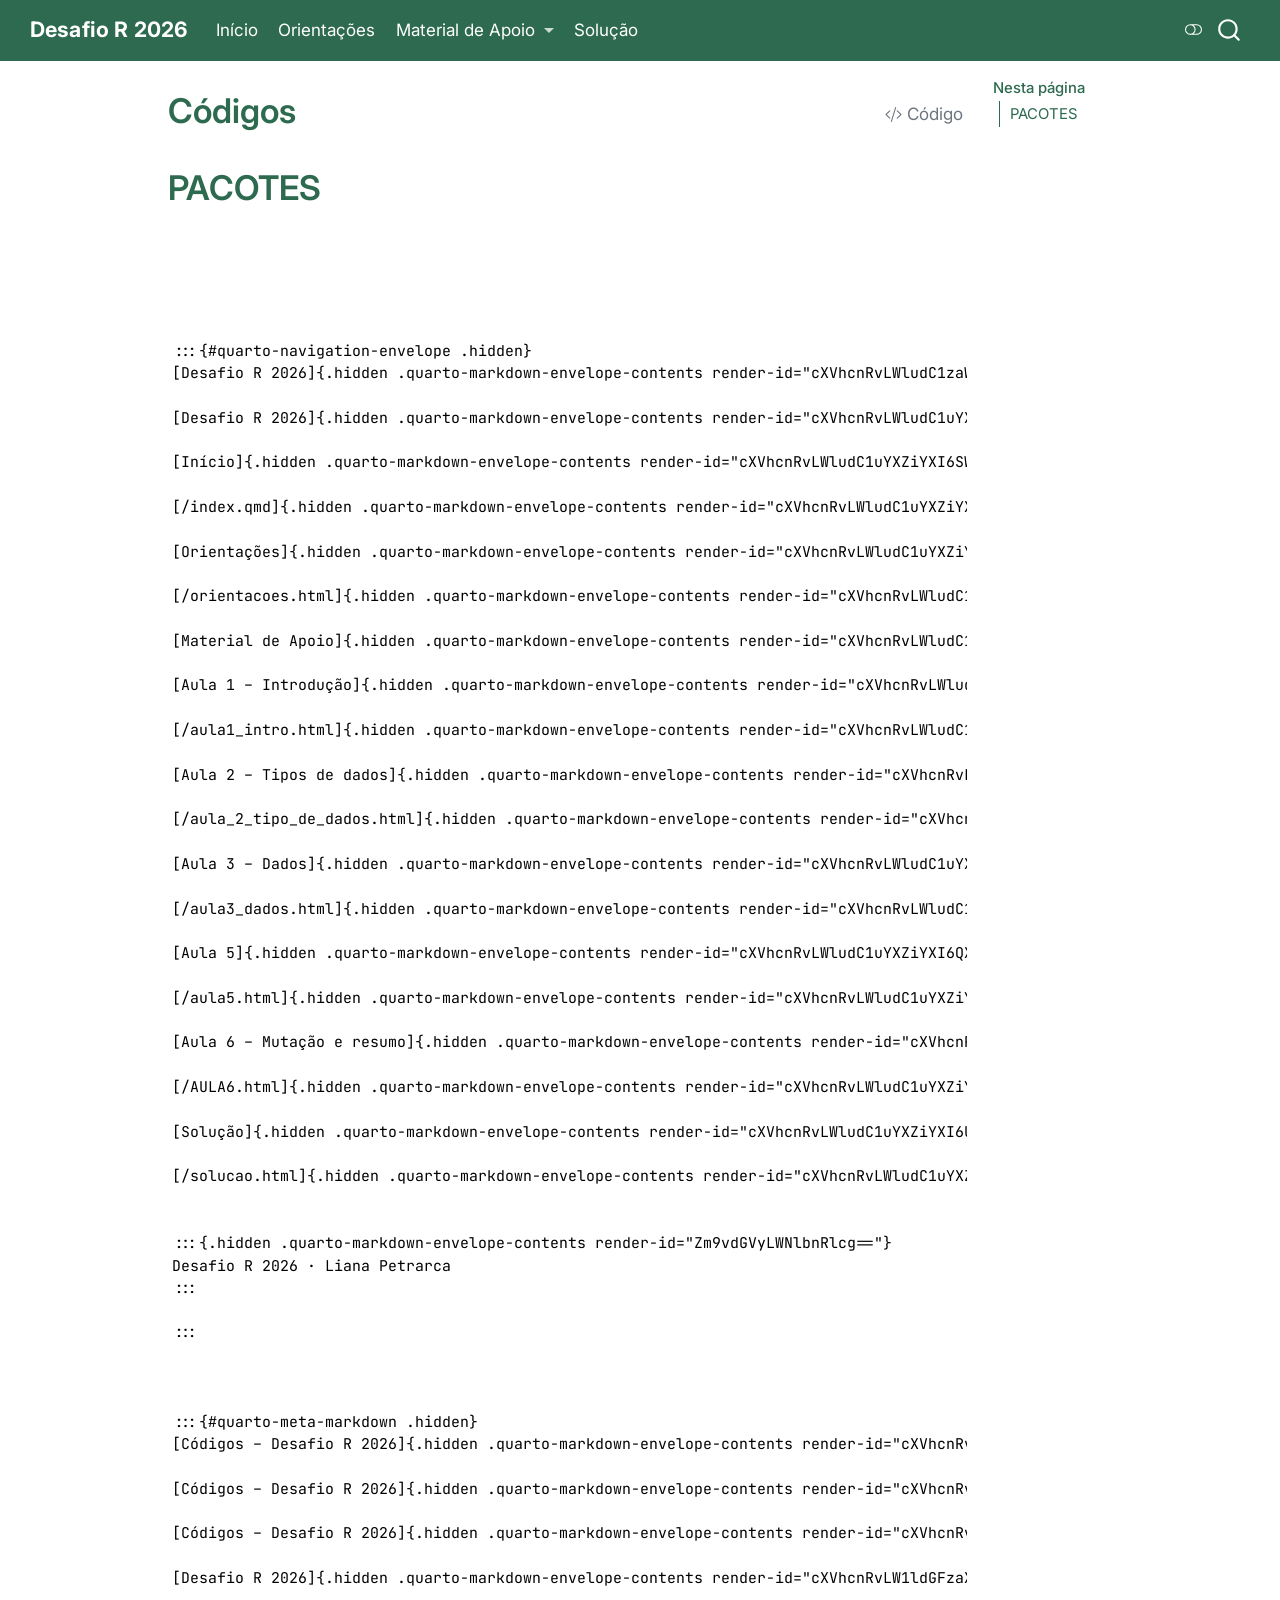
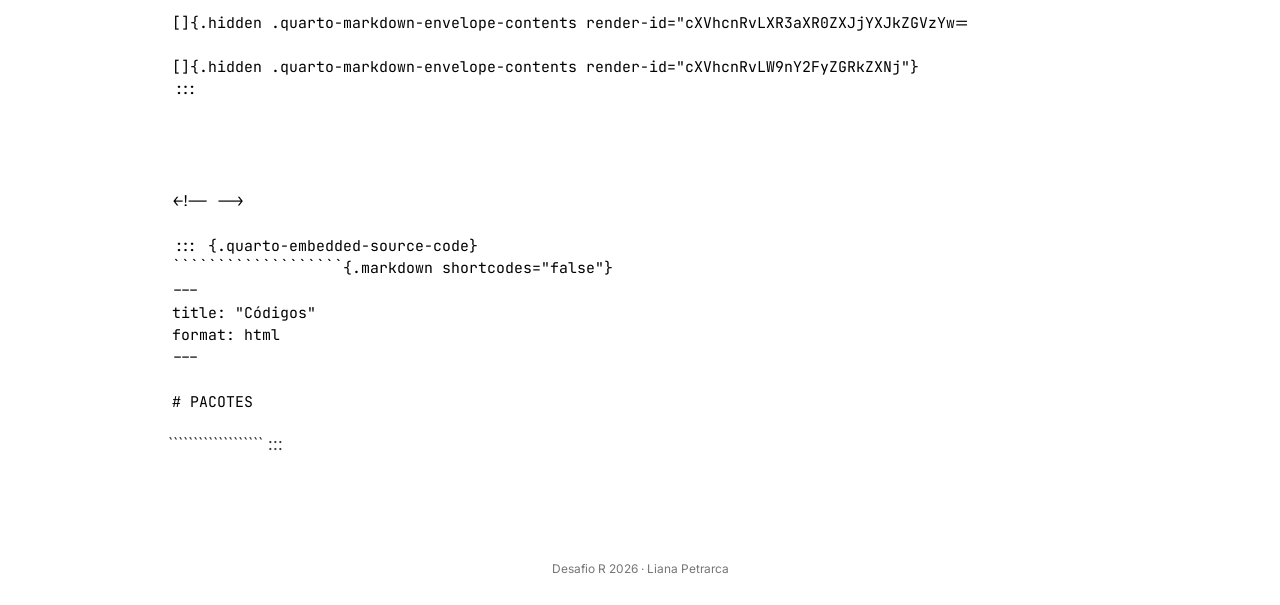
<file: docs/dados.html>
<!DOCTYPE html>
<html xmlns="http://www.w3.org/1999/xhtml" lang="pt" xml:lang="pt"><head>

<meta charset="utf-8">
<meta name="generator" content="quarto-1.10.18">

<meta name="viewport" content="width=device-width, initial-scale=1.0, user-scalable=yes">


<title>Códigos – Desafio R 2026</title>
<style>
/* Default styles provided by pandoc.
** See https://pandoc.org/MANUAL.html#variables-for-html for config info.
*/
span.smallcaps{font-variant: small-caps;}
div.columns{display: flex; gap: 1.5em;}
div.column{flex: auto;}
@media screen {
div.columns{gap: min(4vw, 1.5em);}
div.column{overflow-x: auto;}
}
div.hanging-indent{margin-left: 1.5em; text-indent: -1.5em;}
ul.task-list{list-style: none;}
ul.task-list li input[type="checkbox"] {
  width: 0.8em;
  margin: 0 0.8em 0.2em -1em; /* quarto-specific, see https://github.com/quarto-dev/quarto-cli/issues/4556 */ 
  vertical-align: middle;
}
</style>


<script src="site_libs/quarto-nav/quarto-nav.js"></script>
<script src="site_libs/quarto-nav/headroom.min.js"></script>
<script src="site_libs/clipboard/clipboard.min.js"></script>
<script src="site_libs/quarto-search/autocomplete.umd.js"></script>
<script src="site_libs/quarto-search/fuse.min.js"></script>
<script src="site_libs/quarto-search/quarto-search.js"></script>
<meta name="quarto:offset" content="./">
<script src="site_libs/quarto-html/quarto.js" type="module"></script>
<script src="site_libs/quarto-html/tabsets/tabsets.js" type="module"></script>
<script src="site_libs/quarto-html/popper.min.js"></script>
<script src="site_libs/quarto-html/tippy.umd.min.js"></script>
<script src="site_libs/quarto-html/anchor.min.js"></script>
<link href="site_libs/quarto-html/tippy.css" rel="stylesheet">
<link href="site_libs/quarto-html/quarto-syntax-highlighting-6e0128c39cda7d7c42e47bc7dcda5e0d.css" rel="stylesheet" class="quarto-color-scheme" id="quarto-text-highlighting-styles">
<link href="site_libs/quarto-html/quarto-syntax-highlighting-dark-8bf29ee76cb4493ab1b5419d89ddda8a.css" rel="stylesheet" class="quarto-color-scheme quarto-color-alternate" id="quarto-text-highlighting-styles">
<link href="site_libs/quarto-html/quarto-syntax-highlighting-6e0128c39cda7d7c42e47bc7dcda5e0d.css" rel="stylesheet" class="quarto-color-scheme-extra" id="quarto-text-highlighting-styles">
<script src="site_libs/bootstrap/bootstrap.min.js"></script>
<link href="site_libs/bootstrap/bootstrap-icons.css" rel="stylesheet">
<link href="site_libs/bootstrap/bootstrap-4dcf0521d6cc36b9be0e11d0257adca8.min.css" rel="stylesheet" append-hash="true" class="quarto-color-scheme" id="quarto-bootstrap" data-mode="light">
<link href="site_libs/bootstrap/bootstrap-dark-c941d5f7e9be9edf75435d728ce1626f.min.css" rel="stylesheet" append-hash="true" class="quarto-color-scheme quarto-color-alternate" id="quarto-bootstrap" data-mode="dark">
<link href="site_libs/bootstrap/bootstrap-4dcf0521d6cc36b9be0e11d0257adca8.min.css" rel="stylesheet" append-hash="true" class="quarto-color-scheme-extra" id="quarto-bootstrap" data-mode="light">
<script id="quarto-search-options" type="application/json">{
  "location": "navbar",
  "copy-button": false,
  "collapse-after": 3,
  "panel-placement": "end",
  "type": "overlay",
  "limit": 50,
  "keyboard-shortcut": [
    "f",
    "/",
    "s"
  ],
  "show-item-context": false,
  "language": {
    "search-no-results-text": "Nenhum resultado",
    "search-matching-documents-text": "documentos correspondentes",
    "search-copy-link-title": "Copiar link para a busca",
    "search-hide-matches-text": "Esconder correspondências adicionais",
    "search-more-match-text": "mais correspondência neste documento",
    "search-more-matches-text": "mais correspondências neste documento",
    "search-clear-button-title": "Limpar",
    "search-text-placeholder": "",
    "search-detached-cancel-button-title": "Cancelar",
    "search-submit-button-title": "Enviar",
    "search-label": "Procurar"
  }
}</script>


<link rel="stylesheet" href="styles.css">
</head>

<body class="nav-fixed quarto-light"><script id="quarto-html-before-body" type="application/javascript">
    const toggleBodyColorMode = (bsSheetEl) => {
      const mode = bsSheetEl.getAttribute("data-mode");
      const bodyEl = window.document.querySelector("body");
      if (mode === "dark") {
        bodyEl.classList.add("quarto-dark");
        bodyEl.classList.remove("quarto-light");
      } else {
        bodyEl.classList.add("quarto-light");
        bodyEl.classList.remove("quarto-dark");
      }
    }
    const toggleBodyColorPrimary = () => {
      const bsSheetEl = window.document.querySelector("link#quarto-bootstrap:not([rel=disabled-stylesheet])");
      if (bsSheetEl) {
        toggleBodyColorMode(bsSheetEl);
      }
    }
    const setColorSchemeToggle = (alternate) => {
      const toggles = window.document.querySelectorAll('.quarto-color-scheme-toggle');
      for (let i=0; i < toggles.length; i++) {
        const toggle = toggles[i];
        if (toggle) {
          if (alternate) {
            toggle.classList.add("alternate");
          } else {
            toggle.classList.remove("alternate");
          }
        }
      }
    };
    const toggleColorMode = (alternate) => {
      // Switch the stylesheets
      const primaryStylesheets = window.document.querySelectorAll('link.quarto-color-scheme:not(.quarto-color-alternate)');
      const alternateStylesheets = window.document.querySelectorAll('link.quarto-color-scheme.quarto-color-alternate');
      manageTransitions('#quarto-margin-sidebar .nav-link', false);
      if (alternate) {
        // note: dark is layered on light, we don't disable primary!
        enableStylesheet(alternateStylesheets);
        for (const sheetNode of alternateStylesheets) {
          if (sheetNode.id === "quarto-bootstrap") {
            toggleBodyColorMode(sheetNode);
          }
        }
      } else {
        disableStylesheet(alternateStylesheets);
        enableStylesheet(primaryStylesheets)
        toggleBodyColorPrimary();
      }
      manageTransitions('#quarto-margin-sidebar .nav-link', true);
      // Switch the toggles
      setColorSchemeToggle(alternate)
      // Hack to workaround the fact that safari doesn't
      // properly recolor the scrollbar when toggling (#1455)
      if (navigator.userAgent.indexOf('Safari') > 0 && navigator.userAgent.indexOf('Chrome') == -1) {
        manageTransitions("body", false);
        window.scrollTo(0, 1);
        setTimeout(() => {
          window.scrollTo(0, 0);
          manageTransitions("body", true);
        }, 40);
      }
    }
    const disableStylesheet = (stylesheets) => {
      for (let i=0; i < stylesheets.length; i++) {
        const stylesheet = stylesheets[i];
        stylesheet.rel = 'disabled-stylesheet';
      }
    }
    const enableStylesheet = (stylesheets) => {
      for (let i=0; i < stylesheets.length; i++) {
        const stylesheet = stylesheets[i];
        if(stylesheet.rel !== 'stylesheet') { // for Chrome, which will still FOUC without this check
          stylesheet.rel = 'stylesheet';
        }
      }
    }
    const manageTransitions = (selector, allowTransitions) => {
      const els = window.document.querySelectorAll(selector);
      for (let i=0; i < els.length; i++) {
        const el = els[i];
        if (allowTransitions) {
          el.classList.remove('notransition');
        } else {
          el.classList.add('notransition');
        }
      }
    }
    const isFileUrl = () => {
      return window.location.protocol === 'file:';
    }
    const hasAlternateSentinel = () => {
      let styleSentinel = getColorSchemeSentinel();
      if (styleSentinel !== null) {
        return styleSentinel === "alternate";
      } else {
        return false;
      }
    }
    const setStyleSentinel = (alternate) => {
      const value = alternate ? "alternate" : "default";
      if (!isFileUrl()) {
        window.localStorage.setItem("quarto-color-scheme", value);
      } else {
        localAlternateSentinel = value;
      }
    }
    const getColorSchemeSentinel = () => {
      if (!isFileUrl()) {
        const storageValue = window.localStorage.getItem("quarto-color-scheme");
        return storageValue != null ? storageValue : localAlternateSentinel;
      } else {
        return localAlternateSentinel;
      }
    }
    const toggleGiscusIfUsed = (isAlternate, darkModeDefault) => {
      const baseTheme = document.querySelector('#giscus-base-theme')?.value ?? 'light';
      const alternateTheme = document.querySelector('#giscus-alt-theme')?.value ?? 'dark';
      let newTheme = '';
      if(authorPrefersDark) {
        newTheme = isAlternate ? baseTheme : alternateTheme;
      } else {
        newTheme = isAlternate ? alternateTheme : baseTheme;
      }
      const changeGiscusTheme = () => {
        // From: https://github.com/giscus/giscus/issues/336
        const sendMessage = (message) => {
          const iframe = document.querySelector('iframe.giscus-frame');
          if (!iframe) return;
          iframe.contentWindow.postMessage({ giscus: message }, 'https://giscus.app');
        }
        sendMessage({
          setConfig: {
            theme: newTheme
          }
        });
      }
      const isGiscussLoaded = window.document.querySelector('iframe.giscus-frame') !== null;
      if (isGiscussLoaded) {
        changeGiscusTheme();
      }
    };
    const authorPrefersDark = false;
    const darkModeDefault = authorPrefersDark;
      document.querySelector('link#quarto-text-highlighting-styles.quarto-color-scheme-extra').rel = 'disabled-stylesheet';
      document.querySelector('link#quarto-bootstrap.quarto-color-scheme-extra').rel = 'disabled-stylesheet';
    let localAlternateSentinel = darkModeDefault ? 'alternate' : 'default';
    // Dark / light mode switch
    window.quartoToggleColorScheme = () => {
      // Read the current dark / light value
      let toAlternate = !hasAlternateSentinel();
      toggleColorMode(toAlternate);
      setStyleSentinel(toAlternate);
      toggleGiscusIfUsed(toAlternate, darkModeDefault);
      window.dispatchEvent(new Event('resize'));
    };
    // Switch to dark mode if need be
    if (hasAlternateSentinel()) {
      toggleColorMode(true);
    } else {
      toggleColorMode(false);
    }
  </script>

<div id="quarto-search-results"></div>
  <header id="quarto-header" class="headroom fixed-top">
    <nav class="navbar navbar-expand-lg " data-bs-theme="dark">
      <div class="navbar-container container-fluid">
      <div class="navbar-brand-container mx-auto">
    <a class="navbar-brand" href="./index.html">
    <span class="navbar-title">Desafio R 2026</span>
    </a>
  </div>
            <div id="quarto-search" class="" title="Procurar"></div>
          <button class="navbar-toggler" type="button" data-bs-toggle="collapse" data-bs-target="#navbarCollapse" aria-controls="navbarCollapse" role="menu" aria-expanded="false" aria-label="Alternar de navegação" onclick="if (window.quartoToggleHeadroom) { window.quartoToggleHeadroom(); }">
  <span class="navbar-toggler-icon"></span>
</button>
          <div class="collapse navbar-collapse" id="navbarCollapse">
            <ul class="navbar-nav navbar-nav-scroll me-auto">
  <li class="nav-item">
    <a class="nav-link" href="./index.qmd"> 
<span class="menu-text">Início</span></a>
  </li>  
  <li class="nav-item">
    <a class="nav-link" href="./orientacoes.html"> 
<span class="menu-text">Orientações</span></a>
  </li>  
  <li class="nav-item dropdown ">
    <a class="nav-link dropdown-toggle" href="#" id="nav-menu-material-de-apoio" role="link" data-bs-toggle="dropdown" aria-expanded="false">
 <span class="menu-text">Material de Apoio</span>
    </a>
    <ul class="dropdown-menu" aria-labelledby="nav-menu-material-de-apoio">    
        <li>
    <a class="dropdown-item" href="./aula1_intro.html">
 <span class="dropdown-text">Aula 1 – Introdução</span></a>
  </li>  
        <li>
    <a class="dropdown-item" href="./aula_2_tipo_de_dados.html">
 <span class="dropdown-text">Aula 2 – Tipos de dados</span></a>
  </li>  
        <li>
    <a class="dropdown-item" href="./aula3_dados.html">
 <span class="dropdown-text">Aula 3 – Dados</span></a>
  </li>  
        <li>
    <a class="dropdown-item" href="./aula5.html">
 <span class="dropdown-text">Aula 5</span></a>
  </li>  
        <li>
    <a class="dropdown-item" href="./AULA6.html">
 <span class="dropdown-text">Aula 6 – Mutação e resumo</span></a>
  </li>  
    </ul>
  </li>
  <li class="nav-item">
    <a class="nav-link" href="./solucao.html"> 
<span class="menu-text">Solução</span></a>
  </li>  
</ul>
          </div> <!-- /navcollapse -->
            <div class="quarto-navbar-tools">
  <a href="" class="quarto-color-scheme-toggle quarto-navigation-tool  px-1" onclick="window.quartoToggleColorScheme(); return false;" title="Alternar modo escuro"><i class="bi"></i></a>
</div>
      </div> <!-- /container-fluid -->
    </nav>
</header>
<!-- content -->
<div id="quarto-content" class="quarto-container page-columns page-rows-contents page-layout-article page-navbar">
<!-- sidebar -->
<!-- margin-sidebar -->
    <div id="quarto-margin-sidebar" class="sidebar margin-sidebar">
        <nav id="TOC" role="doc-toc" class="toc-active">
    <h2 id="toc-title">Nesta página</h2>
   
  <ul>
  <li><a href="#pacotes" id="toc-pacotes" class="nav-link active" data-scroll-target="#pacotes">PACOTES</a></li>
  </ul>
</nav>
    </div>
<!-- main -->
<main class="content" id="quarto-document-content">


<header id="title-block-header" class="quarto-title-block default">
<div class="quarto-title">
<div class="quarto-title-block"><div><h1 class="title">Códigos</h1><button type="button" class="btn code-tools-button" id="quarto-code-tools-source"><i class="bi"></i> Código</button></div></div>
</div>



<div class="quarto-title-meta">

    
  
    
  </div>
  


</header>


<section id="pacotes" class="level1">
<h1>PACOTES</h1>
<pre><code>




:::{#quarto-navigation-envelope .hidden}
[Desafio R 2026]{.hidden .quarto-markdown-envelope-contents render-id="cXVhcnRvLWludC1zaWRlYmFyLXRpdGxl"}

[Desafio R 2026]{.hidden .quarto-markdown-envelope-contents render-id="cXVhcnRvLWludC1uYXZiYXItdGl0bGU="}

[Início]{.hidden .quarto-markdown-envelope-contents render-id="cXVhcnRvLWludC1uYXZiYXI6SW7DrWNpbw=="}

[/index.qmd]{.hidden .quarto-markdown-envelope-contents render-id="cXVhcnRvLWludC1uYXZiYXI6L2luZGV4LnFtZA=="}

[Orientações]{.hidden .quarto-markdown-envelope-contents render-id="cXVhcnRvLWludC1uYXZiYXI6T3JpZW50YcOnw7Vlcw=="}

[/orientacoes.html]{.hidden .quarto-markdown-envelope-contents render-id="cXVhcnRvLWludC1uYXZiYXI6L29yaWVudGFjb2VzLmh0bWw="}

[Material de Apoio]{.hidden .quarto-markdown-envelope-contents render-id="cXVhcnRvLWludC1uYXZiYXI6TWF0ZXJpYWwgZGUgQXBvaW8="}

[Aula 1 – Introdução]{.hidden .quarto-markdown-envelope-contents render-id="cXVhcnRvLWludC1uYXZiYXI6QXVsYSAxIOKAkyBJbnRyb2R1w6fDo28="}

[/aula1_intro.html]{.hidden .quarto-markdown-envelope-contents render-id="cXVhcnRvLWludC1uYXZiYXI6L2F1bGExX2ludHJvLmh0bWw="}

[Aula 2 – Tipos de dados]{.hidden .quarto-markdown-envelope-contents render-id="cXVhcnRvLWludC1uYXZiYXI6QXVsYSAyIOKAkyBUaXBvcyBkZSBkYWRvcw=="}

[/aula_2_tipo_de_dados.html]{.hidden .quarto-markdown-envelope-contents render-id="cXVhcnRvLWludC1uYXZiYXI6L2F1bGFfMl90aXBvX2RlX2RhZG9zLmh0bWw="}

[Aula 3 – Dados]{.hidden .quarto-markdown-envelope-contents render-id="cXVhcnRvLWludC1uYXZiYXI6QXVsYSAzIOKAkyBEYWRvcw=="}

[/aula3_dados.html]{.hidden .quarto-markdown-envelope-contents render-id="cXVhcnRvLWludC1uYXZiYXI6L2F1bGEzX2RhZG9zLmh0bWw="}

[Aula 5]{.hidden .quarto-markdown-envelope-contents render-id="cXVhcnRvLWludC1uYXZiYXI6QXVsYSA1"}

[/aula5.html]{.hidden .quarto-markdown-envelope-contents render-id="cXVhcnRvLWludC1uYXZiYXI6L2F1bGE1Lmh0bWw="}

[Aula 6 – Mutação e resumo]{.hidden .quarto-markdown-envelope-contents render-id="cXVhcnRvLWludC1uYXZiYXI6QXVsYSA2IOKAkyBNdXRhw6fDo28gZSByZXN1bW8="}

[/AULA6.html]{.hidden .quarto-markdown-envelope-contents render-id="cXVhcnRvLWludC1uYXZiYXI6L0FVTEE2Lmh0bWw="}

[Solução]{.hidden .quarto-markdown-envelope-contents render-id="cXVhcnRvLWludC1uYXZiYXI6U29sdcOnw6Nv"}

[/solucao.html]{.hidden .quarto-markdown-envelope-contents render-id="cXVhcnRvLWludC1uYXZiYXI6L3NvbHVjYW8uaHRtbA=="}


:::{.hidden .quarto-markdown-envelope-contents render-id="Zm9vdGVyLWNlbnRlcg=="}
Desafio R 2026 · Liana Petrarca
:::

:::



:::{#quarto-meta-markdown .hidden}
[Códigos – Desafio R 2026]{.hidden .quarto-markdown-envelope-contents render-id="cXVhcnRvLW1ldGF0aXRsZQ=="}

[Códigos – Desafio R 2026]{.hidden .quarto-markdown-envelope-contents render-id="cXVhcnRvLXR3aXR0ZXJjYXJkdGl0bGU="}

[Códigos – Desafio R 2026]{.hidden .quarto-markdown-envelope-contents render-id="cXVhcnRvLW9nY2FyZHRpdGxl"}

[Desafio R 2026]{.hidden .quarto-markdown-envelope-contents render-id="cXVhcnRvLW1ldGFzaXRlbmFtZQ=="}

[]{.hidden .quarto-markdown-envelope-contents render-id="cXVhcnRvLXR3aXR0ZXJjYXJkZGVzYw=="}

[]{.hidden .quarto-markdown-envelope-contents render-id="cXVhcnRvLW9nY2FyZGRkZXNj"}
:::




&lt;!-- --&gt;

::: {.quarto-embedded-source-code}
```````````````````{.markdown shortcodes="false"}
---
title: "Códigos"
format: html
---

# PACOTES 
</code></pre>
<p>``````````````````` :::</p>
</section>

</main> <!-- /main -->
<script id="quarto-html-after-body" type="application/javascript">
  window.document.addEventListener("DOMContentLoaded", function (event) {
    // Ensure there is a toggle, if there isn't float one in the top right
    if (window.document.querySelector('.quarto-color-scheme-toggle') === null) {
      const a = window.document.createElement('a');
      a.classList.add('top-right');
      a.classList.add('quarto-color-scheme-toggle');
      a.href = "";
      a.onclick = function() { try { window.quartoToggleColorScheme(); } catch {} return false; };
      const i = window.document.createElement("i");
      i.classList.add('bi');
      a.appendChild(i);
      window.document.body.appendChild(a);
    }
    setColorSchemeToggle(hasAlternateSentinel())
    const icon = "";
    const anchorJS = new window.AnchorJS();
    anchorJS.options = {
      placement: 'right',
      icon: icon
    };
    anchorJS.add('.anchored');
    const isCodeAnnotation = (el) => {
      for (const clz of el.classList) {
        if (clz.startsWith('code-annotation-')) {                     
          return true;
        }
      }
      return false;
    }
    const onCopySuccess = function(e) {
      // button target
      const button = e.trigger;
      // don't keep focus
      button.blur();
      // flash "checked"
      button.classList.add('code-copy-button-checked');
      var currentTitle = button.getAttribute("title");
      button.setAttribute("title", "Copiada");
      let tooltip;
      if (window.bootstrap) {
        button.setAttribute("data-bs-toggle", "tooltip");
        button.setAttribute("data-bs-placement", "left");
        button.setAttribute("data-bs-title", "Copiada");
        tooltip = new bootstrap.Tooltip(button, 
          { trigger: "manual", 
            customClass: "code-copy-button-tooltip",
            offset: [0, -8]});
        tooltip.show();    
      }
      setTimeout(function() {
        if (tooltip) {
          tooltip.hide();
          button.removeAttribute("data-bs-title");
          button.removeAttribute("data-bs-toggle");
          button.removeAttribute("data-bs-placement");
        }
        button.setAttribute("title", currentTitle);
        button.classList.remove('code-copy-button-checked');
      }, 1000);
      // clear code selection
      e.clearSelection();
    }
    const getTextToCopy = function(trigger) {
      const outerScaffold = trigger.parentElement.cloneNode(true);
      const codeEl = outerScaffold.querySelector('code');
      for (const childEl of codeEl.children) {
        if (isCodeAnnotation(childEl)) {
          childEl.remove();
        }
      }
      return codeEl.innerText;
    }
    const clipboard = new window.ClipboardJS('.code-copy-button:not([data-in-quarto-modal])', {
      text: getTextToCopy
    });
    clipboard.on('success', onCopySuccess);
    if (window.document.getElementById('quarto-embedded-source-code-modal')) {
      const clipboardModal = new window.ClipboardJS('.code-copy-button[data-in-quarto-modal]', {
        text: getTextToCopy,
        container: window.document.getElementById('quarto-embedded-source-code-modal')
      });
      clipboardModal.on('success', onCopySuccess);
    }
    const viewSource = window.document.getElementById('quarto-view-source') ||
                       window.document.getElementById('quarto-code-tools-source');
    if (viewSource) {
      const sourceUrl = viewSource.getAttribute("data-quarto-source-url");
      viewSource.addEventListener("click", function(e) {
        if (sourceUrl) {
          // rstudio viewer pane
          if (/\bcapabilities=\b/.test(window.location)) {
            window.open(sourceUrl);
          } else {
            window.location.href = sourceUrl;
          }
        } else {
          const modal = new bootstrap.Modal(document.getElementById('quarto-embedded-source-code-modal'));
          modal.show();
        }
        return false;
      });
    }
    function toggleCodeHandler(show) {
      return function(e) {
        const cellDetails = window.document.querySelectorAll(".cell details.code-fold");
        for (let i=0; i<cellDetails.length; i++) {
          const details = cellDetails[i];
          if (show) {
            details.open = true;
          } else {
            details.removeAttribute("open");
          }
        }
        const cellCodeDivs = window.document.querySelectorAll(".cell div.sourceCode.cell-code");
        const fromCls = show ? "hidden" : "unhidden";
        const toCls = show ? "unhidden" : "hidden";
        for (let i=0; i<cellCodeDivs.length; i++) {
          const codeDiv = cellCodeDivs[i];
          if (codeDiv.classList.contains(fromCls)) {
            codeDiv.classList.remove(fromCls);
            codeDiv.classList.add(toCls);
          } 
        }
        return false;
      }
    }
    const hideAllCode = window.document.getElementById("quarto-hide-all-code");
    if (hideAllCode) {
      hideAllCode.addEventListener("click", toggleCodeHandler(false));
    }
    const showAllCode = window.document.getElementById("quarto-show-all-code");
    if (showAllCode) {
      showAllCode.addEventListener("click", toggleCodeHandler(true));
    }
      var localhostRegex = new RegExp(/^(?:http|https):\/\/localhost\:?[0-9]*\//);
      var mailtoRegex = new RegExp(/^mailto:/);
        var filterRegex = new RegExp('/' + window.location.host + '/');
      var isInternal = (href) => {
          return filterRegex.test(href) || localhostRegex.test(href) || mailtoRegex.test(href);
      }
      // Inspect non-navigation links and adorn them if external
     var links = window.document.querySelectorAll('a[href]:not(.nav-link):not(.navbar-brand):not(.toc-action):not(.sidebar-link):not(.sidebar-item-toggle):not(.pagination-link):not(.no-external):not([aria-hidden]):not(.dropdown-item):not(.quarto-navigation-tool):not(.about-link)');
      for (var i=0; i<links.length; i++) {
        const link = links[i];
        if (!isInternal(link.href)) {
          // undo the damage that might have been done by quarto-nav.js in the case of
          // links that we want to consider external
          if (link.dataset.originalHref !== undefined) {
            link.href = link.dataset.originalHref;
          }
        }
      }
    function tippyHover(el, contentFn, onTriggerFn, onUntriggerFn) {
      const config = {
        allowHTML: true,
        maxWidth: 500,
        delay: 100,
        arrow: false,
        appendTo: function(el) {
            return el.parentElement;
        },
        interactive: true,
        interactiveBorder: 10,
        theme: 'quarto',
        placement: 'bottom-start',
      };
      if (contentFn) {
        config.content = contentFn;
      }
      if (onTriggerFn) {
        config.onTrigger = onTriggerFn;
      }
      if (onUntriggerFn) {
        config.onUntrigger = onUntriggerFn;
      }
      window.tippy(el, config); 
    }
    const noterefs = window.document.querySelectorAll('a[role="doc-noteref"]');
    for (var i=0; i<noterefs.length; i++) {
      const ref = noterefs[i];
      tippyHover(ref, function() {
        // use id or data attribute instead here
        let href = ref.getAttribute('data-footnote-href') || ref.getAttribute('href');
        try { href = new URL(href).hash; } catch {}
        const id = href.replace(/^#\/?/, "");
        const note = window.document.getElementById(id);
        if (note) {
          return note.innerHTML;
        } else {
          return "";
        }
      });
    }
    const xrefs = window.document.querySelectorAll('a.quarto-xref');
    const processXRef = (id, note) => {
      // Strip column container classes
      const stripColumnClz = (el) => {
        el.classList.remove("page-full", "page-columns");
        if (el.children) {
          for (const child of el.children) {
            stripColumnClz(child);
          }
        }
      }
      stripColumnClz(note)
      if (id === null || id.startsWith('sec-')) {
        // Special case sections, only their first couple elements
        const container = document.createElement("div");
        if (note.children && note.children.length > 2) {
          container.appendChild(note.children[0].cloneNode(true));
          for (let i = 1; i < note.children.length; i++) {
            const child = note.children[i];
            if (child.tagName === "P" && child.innerText === "") {
              continue;
            } else {
              container.appendChild(child.cloneNode(true));
              break;
            }
          }
          if (window.Quarto?.typesetMath) {
            window.Quarto.typesetMath(container);
          }
          return container.innerHTML
        } else {
          if (window.Quarto?.typesetMath) {
            window.Quarto.typesetMath(note);
          }
          return note.innerHTML;
        }
      } else {
        // Remove any anchor links if they are present
        const anchorLink = note.querySelector('a.anchorjs-link');
        if (anchorLink) {
          anchorLink.remove();
        }
        if (window.Quarto?.typesetMath) {
          window.Quarto.typesetMath(note);
        }
        if (note.classList.contains("callout")) {
          return note.outerHTML;
        } else {
          return note.innerHTML;
        }
      }
    }
    for (var i=0; i<xrefs.length; i++) {
      const xref = xrefs[i];
      tippyHover(xref, undefined, function(instance) {
        instance.disable();
        let url = xref.getAttribute('href');
        let hash = undefined; 
        if (url.startsWith('#')) {
          hash = url;
        } else {
          try { hash = new URL(url).hash; } catch {}
        }
        if (hash) {
          const id = hash.replace(/^#\/?/, "");
          const note = window.document.getElementById(id);
          if (note !== null) {
            try {
              const html = processXRef(id, note.cloneNode(true));
              instance.setContent(html);
            } finally {
              instance.enable();
              instance.show();
            }
          } else {
            // See if we can fetch this
            fetch(url.split('#')[0])
            .then(res => res.text())
            .then(html => {
              const parser = new DOMParser();
              const htmlDoc = parser.parseFromString(html, "text/html");
              const note = htmlDoc.getElementById(id);
              if (note !== null) {
                const html = processXRef(id, note);
                instance.setContent(html);
              } 
            }).finally(() => {
              instance.enable();
              instance.show();
            });
          }
        } else {
          // See if we can fetch a full url (with no hash to target)
          // This is a special case and we should probably do some content thinning / targeting
          fetch(url)
          .then(res => res.text())
          .then(html => {
            const parser = new DOMParser();
            const htmlDoc = parser.parseFromString(html, "text/html");
            const note = htmlDoc.querySelector('main.content');
            if (note !== null) {
              // This should only happen for chapter cross references
              // (since there is no id in the URL)
              // remove the first header
              if (note.children.length > 0 && note.children[0].tagName === "HEADER") {
                note.children[0].remove();
              }
              const html = processXRef(null, note);
              instance.setContent(html);
            } 
          }).finally(() => {
            instance.enable();
            instance.show();
          });
        }
      }, function(instance) {
      });
    }
        let selectedAnnoteEl;
        const selectorForAnnotation = ( cell, annotation) => {
          let cellAttr = 'data-code-cell="' + cell + '"';
          let lineAttr = 'data-code-annotation="' +  annotation + '"';
          const selector = 'span[' + cellAttr + '][' + lineAttr + ']';
          return selector;
        }
        const selectCodeLines = (annoteEl) => {
          const doc = window.document;
          const targetCell = annoteEl.getAttribute("data-target-cell");
          const targetAnnotation = annoteEl.getAttribute("data-target-annotation");
          const annoteSpan = window.document.querySelector(selectorForAnnotation(targetCell, targetAnnotation));
          const lines = annoteSpan.getAttribute("data-code-lines").split(",");
          const lineIds = lines.map((line) => {
            return targetCell + "-" + line;
          })
          let top = null;
          let height = null;
          let parent = null;
          if (lineIds.length > 0) {
              //compute the position of the single el (top and bottom and make a div)
              const el = window.document.getElementById(lineIds[0]);
              top = el.offsetTop;
              height = el.offsetHeight;
              parent = el.parentElement.parentElement;
            if (lineIds.length > 1) {
              const lastEl = window.document.getElementById(lineIds[lineIds.length - 1]);
              const bottom = lastEl.offsetTop + lastEl.offsetHeight;
              height = bottom - top;
            }
            if (top !== null && height !== null && parent !== null) {
              // cook up a div (if necessary) and position it 
              let div = window.document.getElementById("code-annotation-line-highlight");
              if (div === null) {
                div = window.document.createElement("div");
                div.setAttribute("id", "code-annotation-line-highlight");
                div.style.position = 'absolute';
                parent.appendChild(div);
              }
              div.style.top = top - 2 + "px";
              div.style.height = height + 4 + "px";
              div.style.left = 0;
              let gutterDiv = window.document.getElementById("code-annotation-line-highlight-gutter");
              if (gutterDiv === null) {
                gutterDiv = window.document.createElement("div");
                gutterDiv.setAttribute("id", "code-annotation-line-highlight-gutter");
                gutterDiv.style.position = 'absolute';
                const codeCell = window.document.getElementById(targetCell);
                const gutter = codeCell.querySelector('.code-annotation-gutter');
                gutter.appendChild(gutterDiv);
              }
              gutterDiv.style.top = top - 2 + "px";
              gutterDiv.style.height = height + 4 + "px";
            }
            selectedAnnoteEl = annoteEl;
          }
        };
        const unselectCodeLines = () => {
          const elementsIds = ["code-annotation-line-highlight", "code-annotation-line-highlight-gutter"];
          elementsIds.forEach((elId) => {
            const div = window.document.getElementById(elId);
            if (div) {
              div.remove();
            }
          });
          selectedAnnoteEl = undefined;
        };
          // Handle positioning of the toggle
      window.addEventListener(
        "resize",
        throttle(() => {
          elRect = undefined;
          if (selectedAnnoteEl) {
            selectCodeLines(selectedAnnoteEl);
          }
        }, 10)
      );
      function throttle(fn, ms) {
      let throttle = false;
      let timer;
        return (...args) => {
          if(!throttle) { // first call gets through
              fn.apply(this, args);
              throttle = true;
          } else { // all the others get throttled
              if(timer) clearTimeout(timer); // cancel #2
              timer = setTimeout(() => {
                fn.apply(this, args);
                timer = throttle = false;
              }, ms);
          }
        };
      }
        // Attach click handler to the DT
        const annoteDls = window.document.querySelectorAll('dt[data-target-cell]');
        for (const annoteDlNode of annoteDls) {
          annoteDlNode.addEventListener('click', (event) => {
            const clickedEl = event.target;
            if (clickedEl !== selectedAnnoteEl) {
              unselectCodeLines();
              const activeEl = window.document.querySelector('dt[data-target-cell].code-annotation-active');
              if (activeEl) {
                activeEl.classList.remove('code-annotation-active');
              }
              selectCodeLines(clickedEl);
              clickedEl.classList.add('code-annotation-active');
            } else {
              // Unselect the line
              unselectCodeLines();
              clickedEl.classList.remove('code-annotation-active');
            }
          });
        }
    const findCites = (el) => {
      const parentEl = el.parentElement;
      if (parentEl) {
        const cites = parentEl.dataset.cites;
        if (cites) {
          return {
            el,
            cites: cites.split(' ')
          };
        } else {
          return findCites(el.parentElement)
        }
      } else {
        return undefined;
      }
    };
    var bibliorefs = window.document.querySelectorAll('a[role="doc-biblioref"]');
    for (var i=0; i<bibliorefs.length; i++) {
      const ref = bibliorefs[i];
      const citeInfo = findCites(ref);
      if (citeInfo) {
        tippyHover(citeInfo.el, function() {
          var popup = window.document.createElement('div');
          citeInfo.cites.forEach(function(cite) {
            var citeDiv = window.document.createElement('div');
            citeDiv.classList.add('hanging-indent');
            citeDiv.classList.add('csl-entry');
            var biblioDiv = window.document.getElementById('ref-' + cite);
            if (biblioDiv) {
              citeDiv.innerHTML = biblioDiv.innerHTML;
            }
            popup.appendChild(citeDiv);
          });
          return popup.innerHTML;
        });
      }
    }
  });
  </script>
</div> <!-- /content -->
<footer class="footer">
  <div class="nav-footer">
    <div class="nav-footer-left">
      &nbsp;
    </div>   
    <div class="nav-footer-center">
      <div class="footer-contents">Desafio R 2026 · Liana Petrarca</div>  
    </div>
    <div class="nav-footer-right">
      &nbsp;
    </div>
  </div>
</footer>




</body></html>
</file>
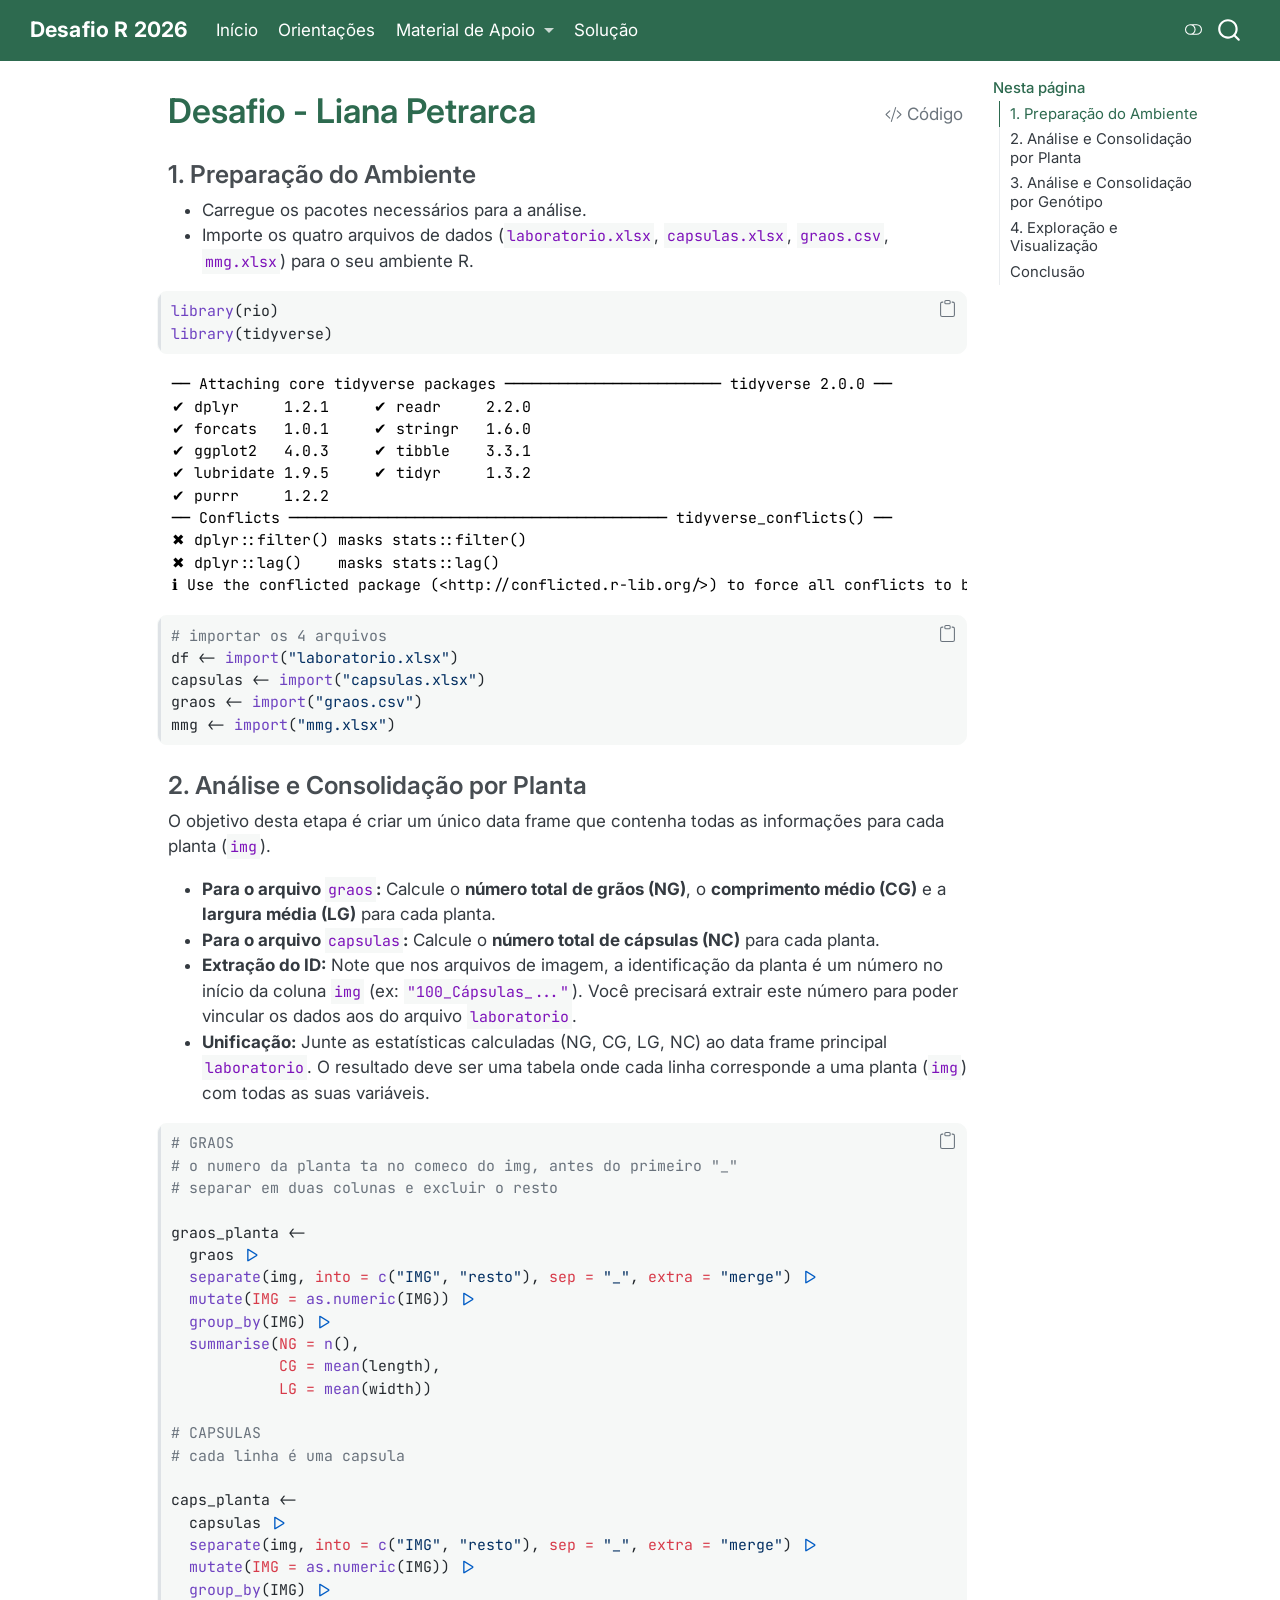
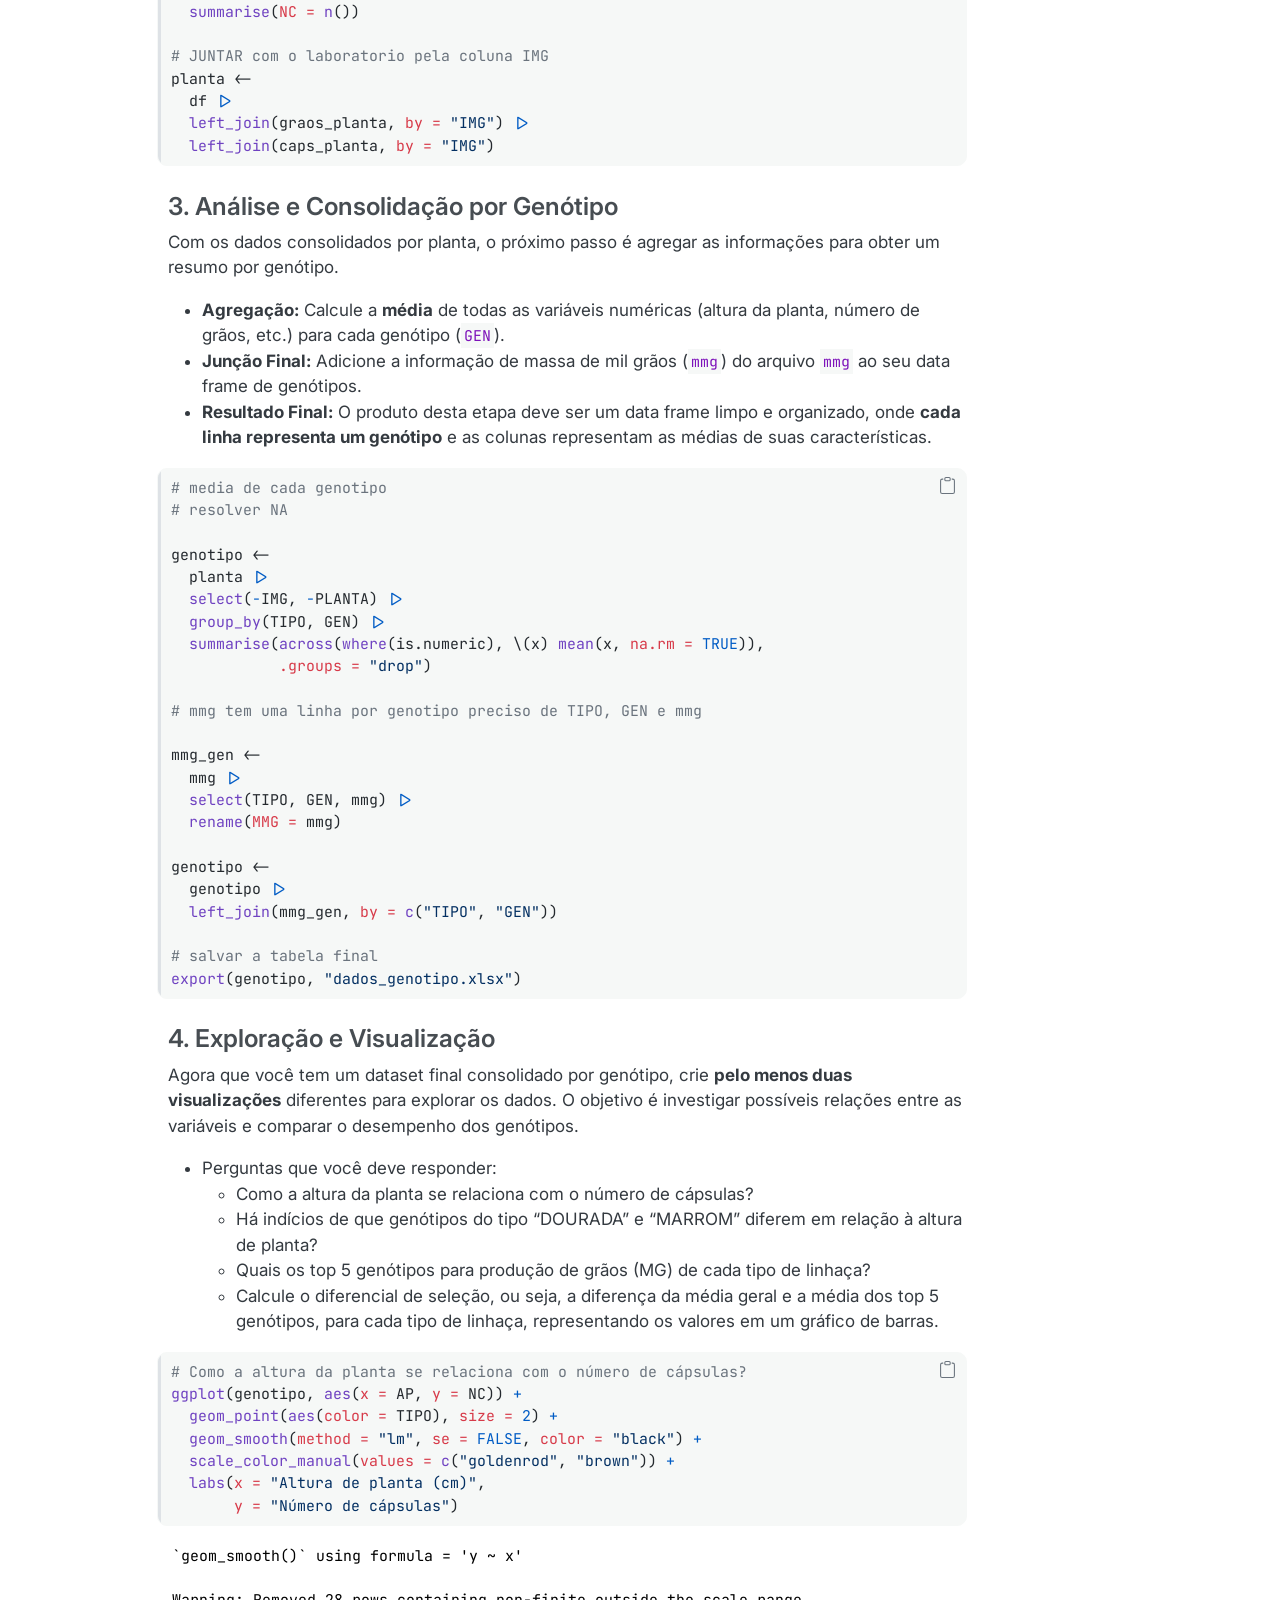
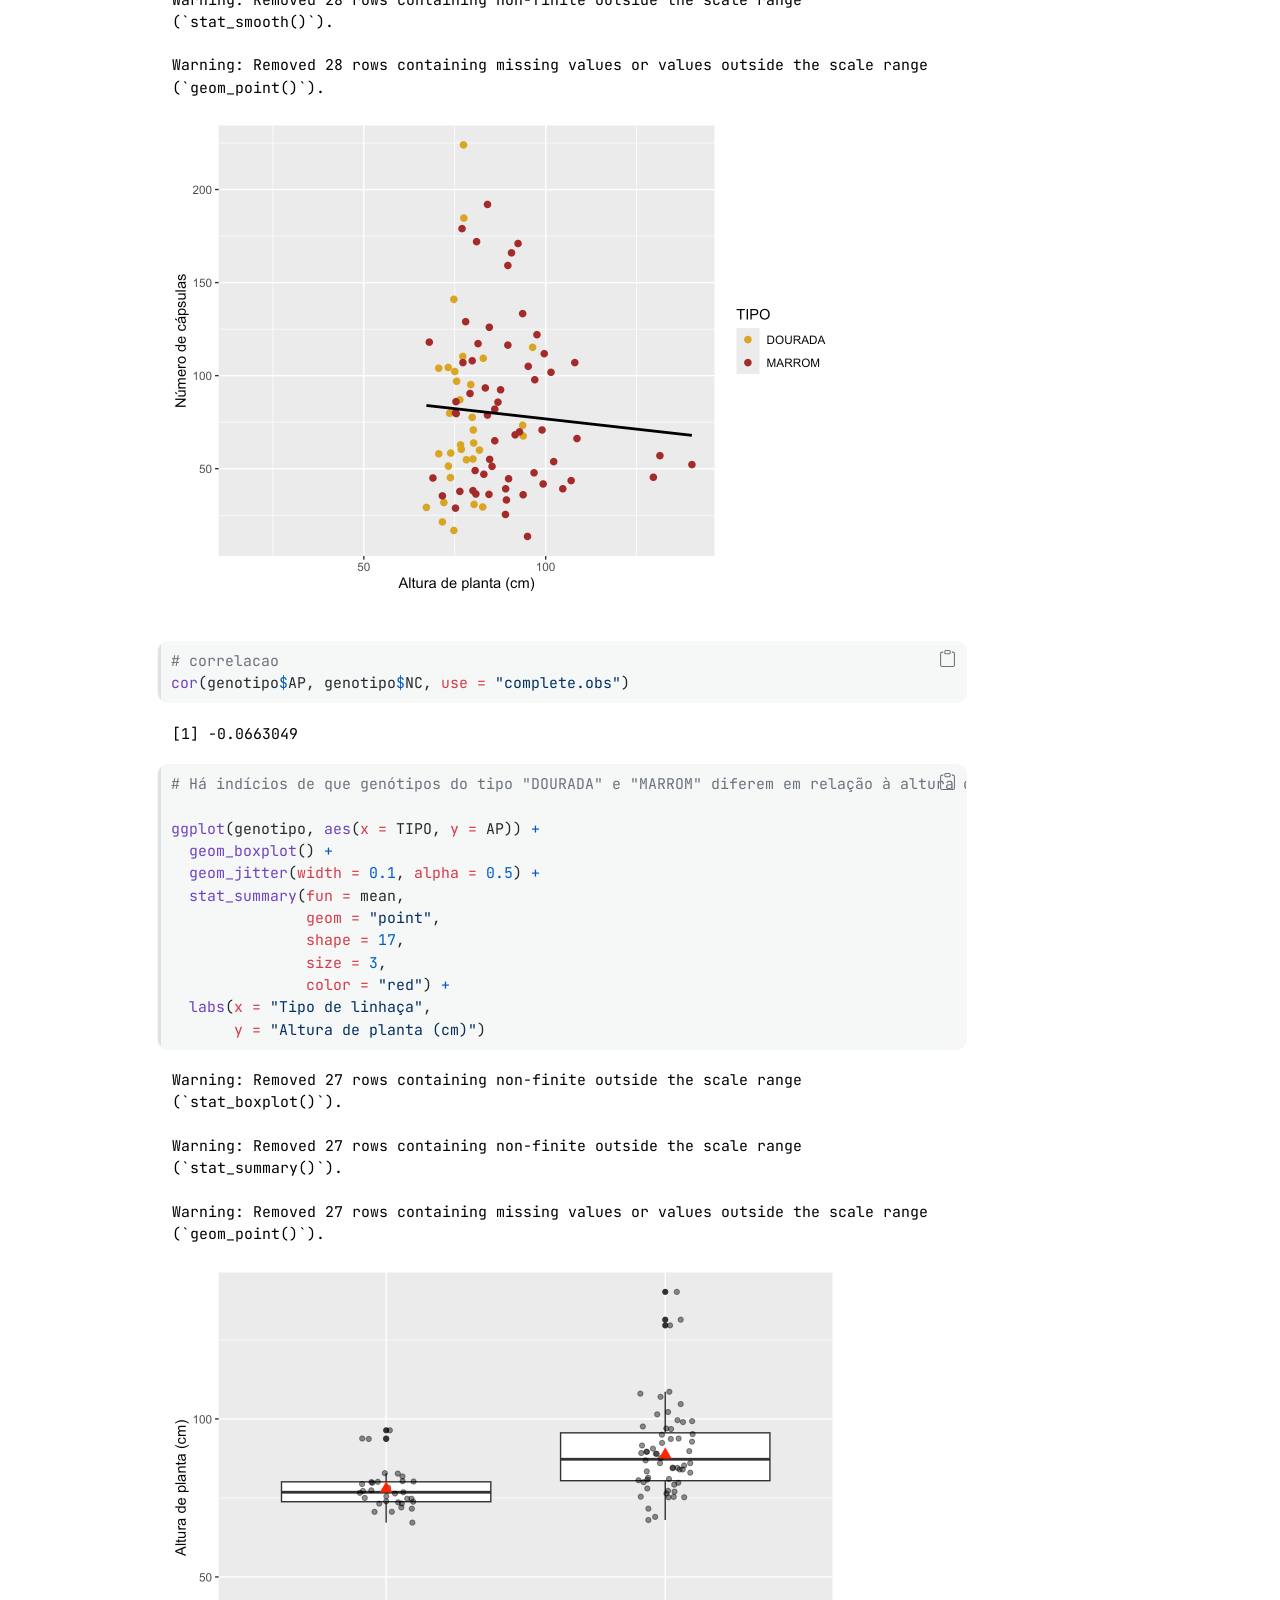
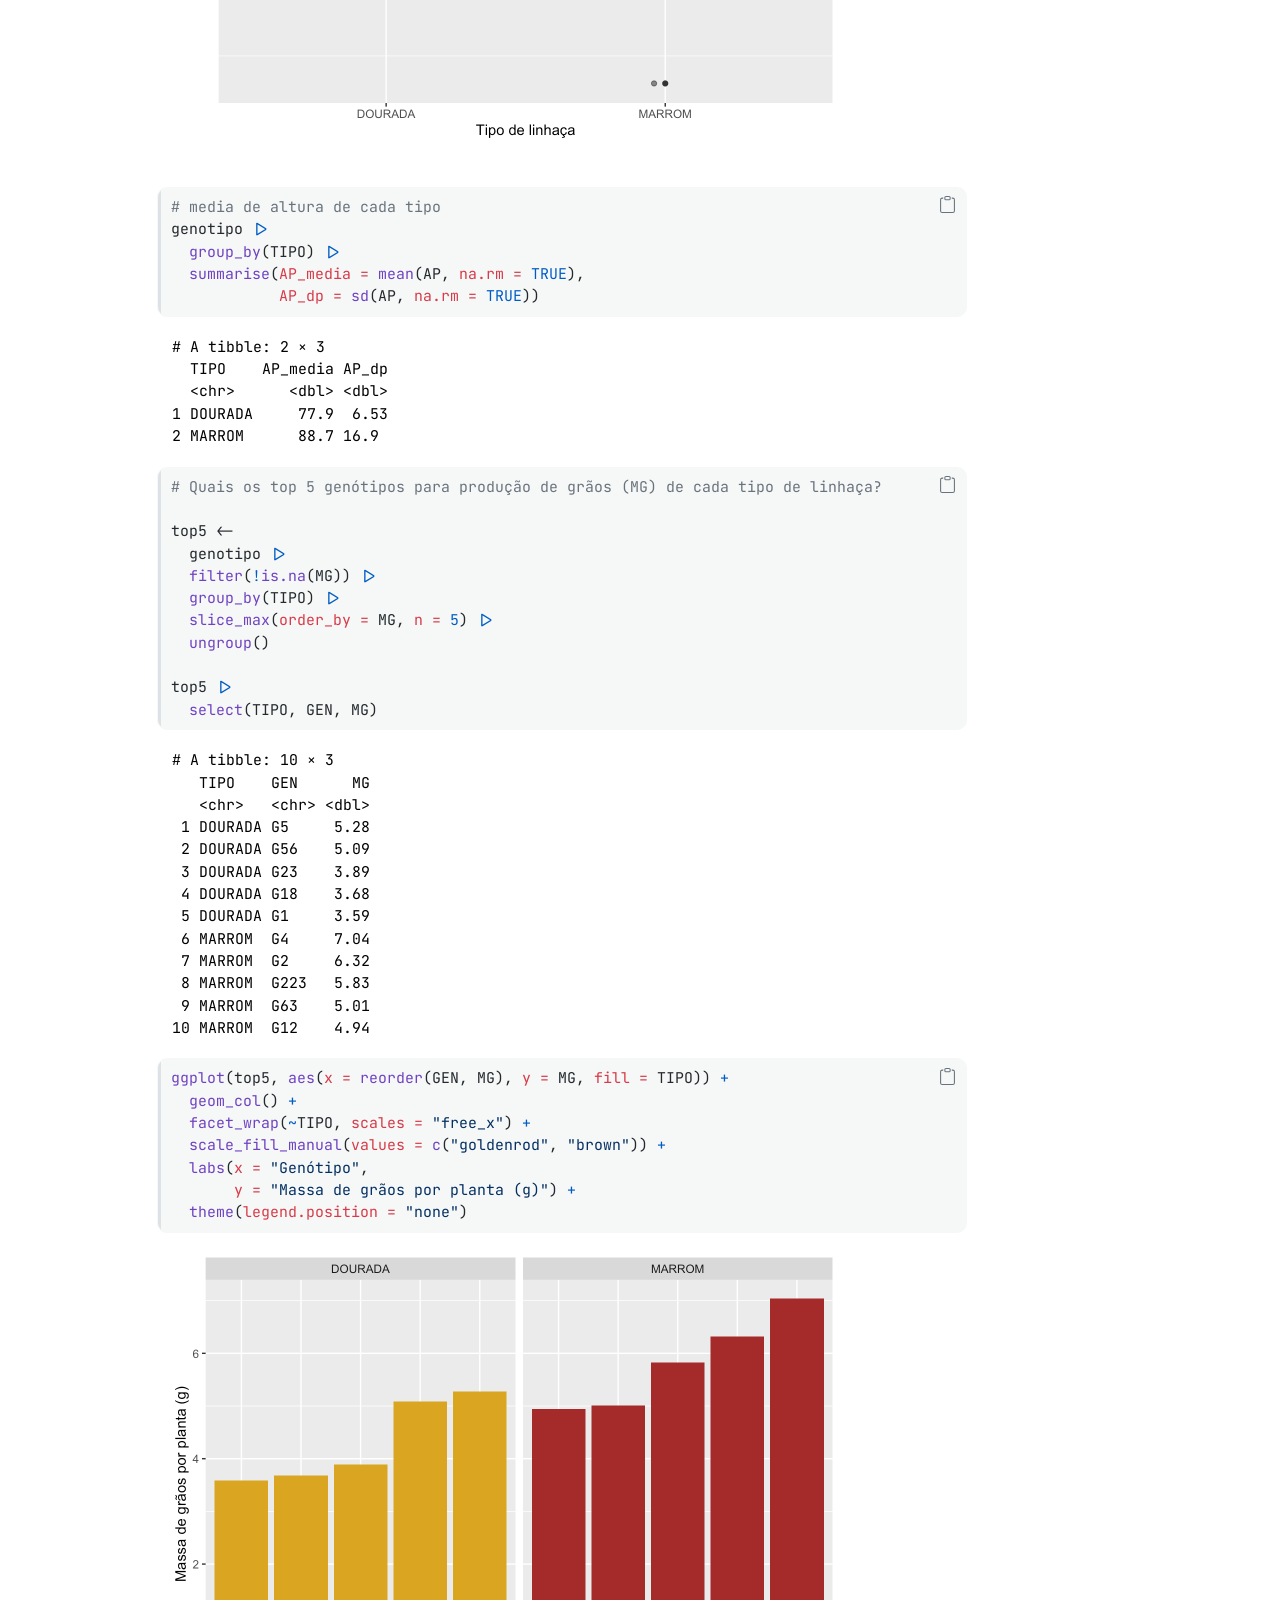
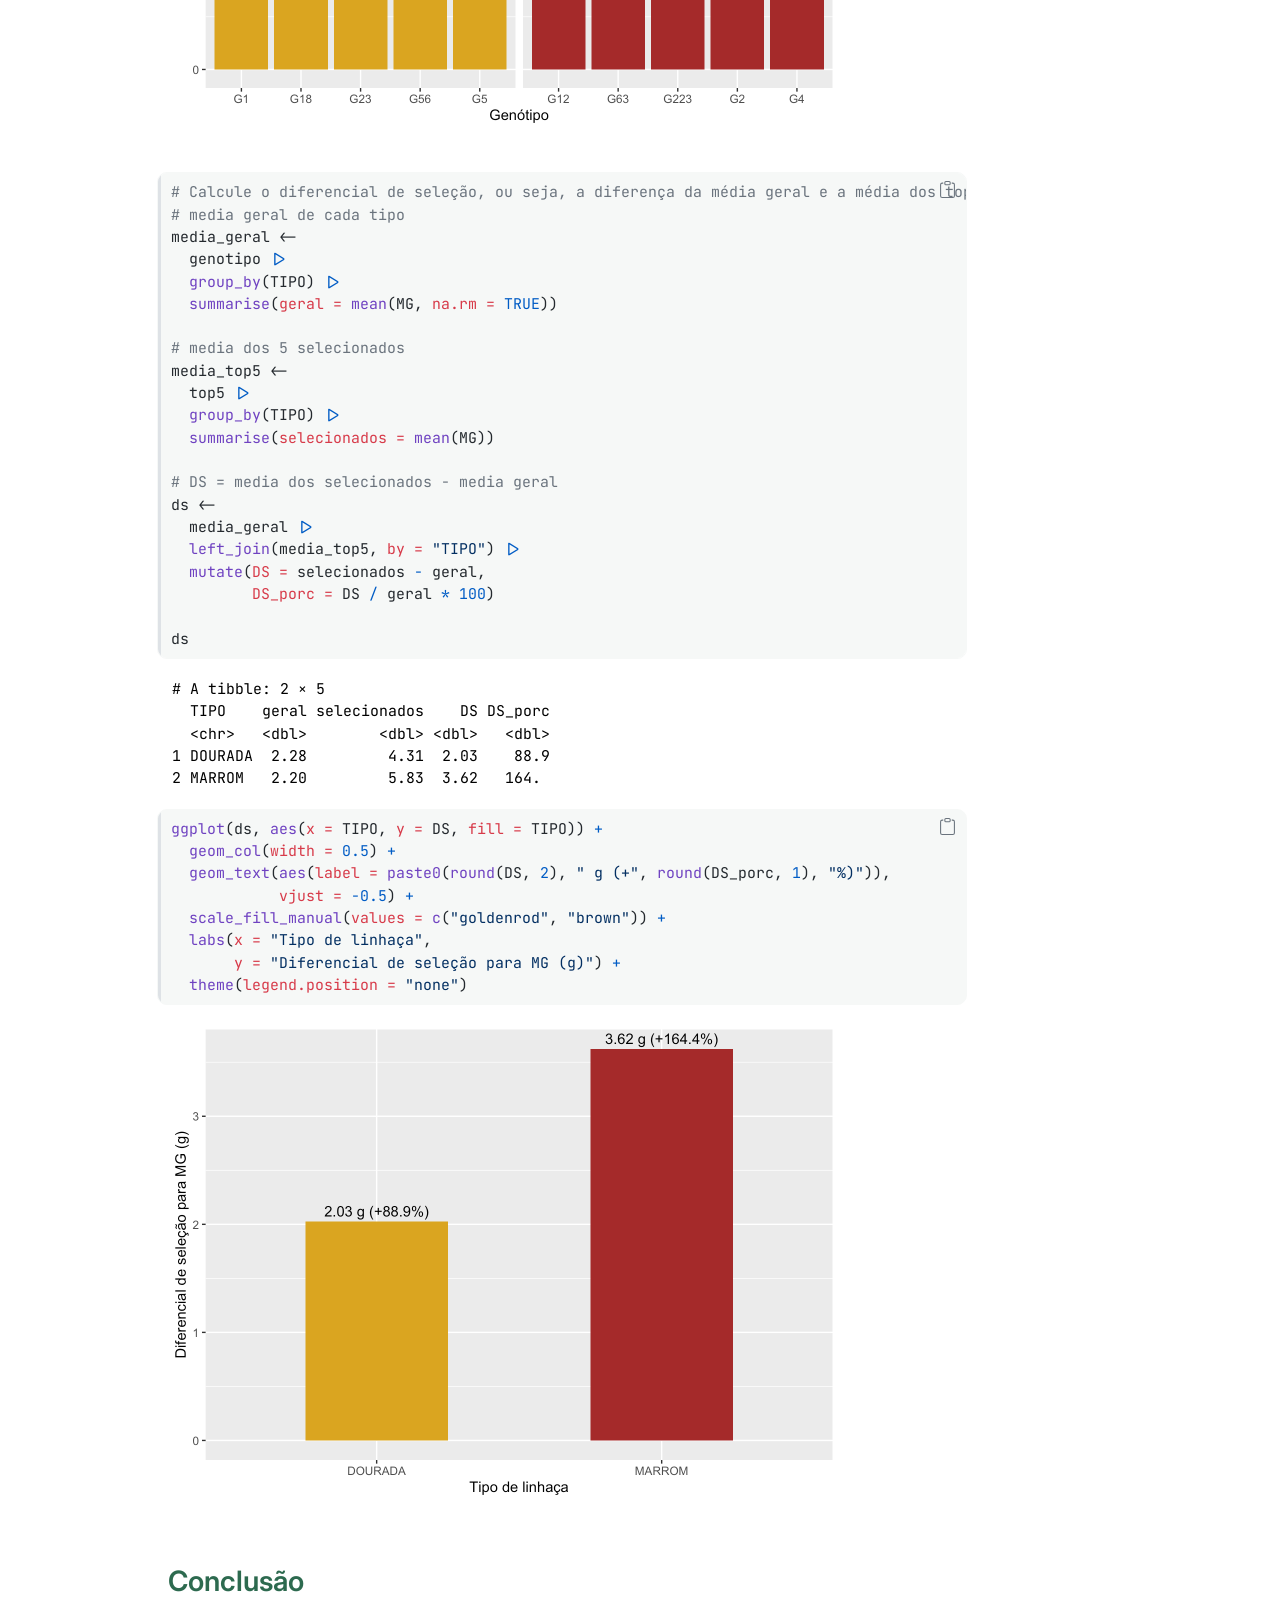
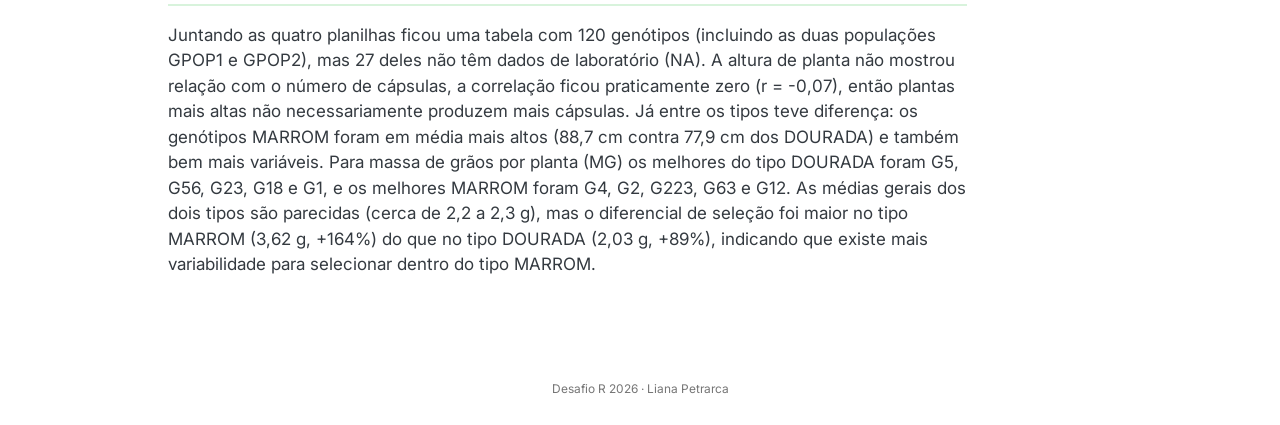
<file: docs/desafio_26_liana.html>
<!DOCTYPE html>
<html xmlns="http://www.w3.org/1999/xhtml" lang="pt" xml:lang="pt"><head>

<meta charset="utf-8">
<meta name="generator" content="quarto-1.10.18">

<meta name="viewport" content="width=device-width, initial-scale=1.0, user-scalable=yes">


<title>Desafio - Liana Petrarca – Desafio R 2026</title>
<style>
/* Default styles provided by pandoc.
** See https://pandoc.org/MANUAL.html#variables-for-html for config info.
*/
span.smallcaps{font-variant: small-caps;}
div.columns{display: flex; gap: 1.5em;}
div.column{flex: auto;}
@media screen {
div.columns{gap: min(4vw, 1.5em);}
div.column{overflow-x: auto;}
}
div.hanging-indent{margin-left: 1.5em; text-indent: -1.5em;}
ul.task-list{list-style: none;}
ul.task-list li input[type="checkbox"] {
  width: 0.8em;
  margin: 0 0.8em 0.2em -1em; /* quarto-specific, see https://github.com/quarto-dev/quarto-cli/issues/4556 */ 
  vertical-align: middle;
}
/* CSS for syntax highlighting */
html { -webkit-text-size-adjust: 100%; }
pre > code.sourceCode { white-space: pre; position: relative; }
pre > code.sourceCode > span { display: inline-block; line-height: 1.25; }
pre > code.sourceCode > span:empty { height: 1.2em; }
.sourceCode { overflow: visible; }
code.sourceCode > span { color: inherit; text-decoration: inherit; }
div.sourceCode { margin: 1em 0; }
pre.sourceCode { margin: 0; }
@media screen {
div.sourceCode { overflow: auto; }
}
@media print {
pre > code.sourceCode { white-space: pre-wrap; }
pre > code.sourceCode > span { text-indent: -5em; padding-left: 5em; }
}
pre.numberSource code
  { counter-reset: source-line 0; }
pre.numberSource code > span
  { position: relative; left: -4em; counter-increment: source-line; }
pre.numberSource code > span > a:first-child::before
  { content: counter(source-line);
    position: relative; left: -1em; text-align: right; vertical-align: baseline;
    border: none; display: inline-block;
    -webkit-touch-callout: none; -webkit-user-select: none;
    -khtml-user-select: none; -moz-user-select: none;
    -ms-user-select: none; user-select: none;
    padding: 0 4px; width: 4em;
  }
pre.numberSource { margin-left: 3em;  padding-left: 4px; }
div.sourceCode
  {   }
@media screen {
pre > code.sourceCode > span > a:first-child::before { text-decoration: underline; }
}
</style>


<script src="site_libs/quarto-nav/quarto-nav.js"></script>
<script src="site_libs/quarto-nav/headroom.min.js"></script>
<script src="site_libs/clipboard/clipboard.min.js"></script>
<script src="site_libs/quarto-search/autocomplete.umd.js"></script>
<script src="site_libs/quarto-search/fuse.min.js"></script>
<script src="site_libs/quarto-search/quarto-search.js"></script>
<meta name="quarto:offset" content="./">
<script src="site_libs/quarto-html/quarto.js" type="module"></script>
<script src="site_libs/quarto-html/tabsets/tabsets.js" type="module"></script>
<script src="site_libs/quarto-html/popper.min.js"></script>
<script src="site_libs/quarto-html/tippy.umd.min.js"></script>
<script src="site_libs/quarto-html/anchor.min.js"></script>
<link href="site_libs/quarto-html/tippy.css" rel="stylesheet">
<link href="site_libs/quarto-html/quarto-syntax-highlighting-6e0128c39cda7d7c42e47bc7dcda5e0d.css" rel="stylesheet" class="quarto-color-scheme" id="quarto-text-highlighting-styles">
<link href="site_libs/quarto-html/quarto-syntax-highlighting-dark-8bf29ee76cb4493ab1b5419d89ddda8a.css" rel="stylesheet" class="quarto-color-scheme quarto-color-alternate" id="quarto-text-highlighting-styles">
<link href="site_libs/quarto-html/quarto-syntax-highlighting-6e0128c39cda7d7c42e47bc7dcda5e0d.css" rel="stylesheet" class="quarto-color-scheme-extra" id="quarto-text-highlighting-styles">
<script src="site_libs/bootstrap/bootstrap.min.js"></script>
<link href="site_libs/bootstrap/bootstrap-icons.css" rel="stylesheet">
<link href="site_libs/bootstrap/bootstrap-4dcf0521d6cc36b9be0e11d0257adca8.min.css" rel="stylesheet" append-hash="true" class="quarto-color-scheme" id="quarto-bootstrap" data-mode="light">
<link href="site_libs/bootstrap/bootstrap-dark-c941d5f7e9be9edf75435d728ce1626f.min.css" rel="stylesheet" append-hash="true" class="quarto-color-scheme quarto-color-alternate" id="quarto-bootstrap" data-mode="dark">
<link href="site_libs/bootstrap/bootstrap-4dcf0521d6cc36b9be0e11d0257adca8.min.css" rel="stylesheet" append-hash="true" class="quarto-color-scheme-extra" id="quarto-bootstrap" data-mode="light">
<script id="quarto-search-options" type="application/json">{
  "location": "navbar",
  "copy-button": false,
  "collapse-after": 3,
  "panel-placement": "end",
  "type": "overlay",
  "limit": 50,
  "keyboard-shortcut": [
    "f",
    "/",
    "s"
  ],
  "show-item-context": false,
  "language": {
    "search-no-results-text": "Nenhum resultado",
    "search-matching-documents-text": "documentos correspondentes",
    "search-copy-link-title": "Copiar link para a busca",
    "search-hide-matches-text": "Esconder correspondências adicionais",
    "search-more-match-text": "mais correspondência neste documento",
    "search-more-matches-text": "mais correspondências neste documento",
    "search-clear-button-title": "Limpar",
    "search-text-placeholder": "",
    "search-detached-cancel-button-title": "Cancelar",
    "search-submit-button-title": "Enviar",
    "search-label": "Procurar"
  }
}</script>


<link rel="stylesheet" href="styles.css">
</head>

<body class="nav-fixed quarto-light"><script id="quarto-html-before-body" type="application/javascript">
    const toggleBodyColorMode = (bsSheetEl) => {
      const mode = bsSheetEl.getAttribute("data-mode");
      const bodyEl = window.document.querySelector("body");
      if (mode === "dark") {
        bodyEl.classList.add("quarto-dark");
        bodyEl.classList.remove("quarto-light");
      } else {
        bodyEl.classList.add("quarto-light");
        bodyEl.classList.remove("quarto-dark");
      }
    }
    const toggleBodyColorPrimary = () => {
      const bsSheetEl = window.document.querySelector("link#quarto-bootstrap:not([rel=disabled-stylesheet])");
      if (bsSheetEl) {
        toggleBodyColorMode(bsSheetEl);
      }
    }
    const setColorSchemeToggle = (alternate) => {
      const toggles = window.document.querySelectorAll('.quarto-color-scheme-toggle');
      for (let i=0; i < toggles.length; i++) {
        const toggle = toggles[i];
        if (toggle) {
          if (alternate) {
            toggle.classList.add("alternate");
          } else {
            toggle.classList.remove("alternate");
          }
        }
      }
    };
    const toggleColorMode = (alternate) => {
      // Switch the stylesheets
      const primaryStylesheets = window.document.querySelectorAll('link.quarto-color-scheme:not(.quarto-color-alternate)');
      const alternateStylesheets = window.document.querySelectorAll('link.quarto-color-scheme.quarto-color-alternate');
      manageTransitions('#quarto-margin-sidebar .nav-link', false);
      if (alternate) {
        // note: dark is layered on light, we don't disable primary!
        enableStylesheet(alternateStylesheets);
        for (const sheetNode of alternateStylesheets) {
          if (sheetNode.id === "quarto-bootstrap") {
            toggleBodyColorMode(sheetNode);
          }
        }
      } else {
        disableStylesheet(alternateStylesheets);
        enableStylesheet(primaryStylesheets)
        toggleBodyColorPrimary();
      }
      manageTransitions('#quarto-margin-sidebar .nav-link', true);
      // Switch the toggles
      setColorSchemeToggle(alternate)
      // Hack to workaround the fact that safari doesn't
      // properly recolor the scrollbar when toggling (#1455)
      if (navigator.userAgent.indexOf('Safari') > 0 && navigator.userAgent.indexOf('Chrome') == -1) {
        manageTransitions("body", false);
        window.scrollTo(0, 1);
        setTimeout(() => {
          window.scrollTo(0, 0);
          manageTransitions("body", true);
        }, 40);
      }
    }
    const disableStylesheet = (stylesheets) => {
      for (let i=0; i < stylesheets.length; i++) {
        const stylesheet = stylesheets[i];
        stylesheet.rel = 'disabled-stylesheet';
      }
    }
    const enableStylesheet = (stylesheets) => {
      for (let i=0; i < stylesheets.length; i++) {
        const stylesheet = stylesheets[i];
        if(stylesheet.rel !== 'stylesheet') { // for Chrome, which will still FOUC without this check
          stylesheet.rel = 'stylesheet';
        }
      }
    }
    const manageTransitions = (selector, allowTransitions) => {
      const els = window.document.querySelectorAll(selector);
      for (let i=0; i < els.length; i++) {
        const el = els[i];
        if (allowTransitions) {
          el.classList.remove('notransition');
        } else {
          el.classList.add('notransition');
        }
      }
    }
    const isFileUrl = () => {
      return window.location.protocol === 'file:';
    }
    const hasAlternateSentinel = () => {
      let styleSentinel = getColorSchemeSentinel();
      if (styleSentinel !== null) {
        return styleSentinel === "alternate";
      } else {
        return false;
      }
    }
    const setStyleSentinel = (alternate) => {
      const value = alternate ? "alternate" : "default";
      if (!isFileUrl()) {
        window.localStorage.setItem("quarto-color-scheme", value);
      } else {
        localAlternateSentinel = value;
      }
    }
    const getColorSchemeSentinel = () => {
      if (!isFileUrl()) {
        const storageValue = window.localStorage.getItem("quarto-color-scheme");
        return storageValue != null ? storageValue : localAlternateSentinel;
      } else {
        return localAlternateSentinel;
      }
    }
    const toggleGiscusIfUsed = (isAlternate, darkModeDefault) => {
      const baseTheme = document.querySelector('#giscus-base-theme')?.value ?? 'light';
      const alternateTheme = document.querySelector('#giscus-alt-theme')?.value ?? 'dark';
      let newTheme = '';
      if(authorPrefersDark) {
        newTheme = isAlternate ? baseTheme : alternateTheme;
      } else {
        newTheme = isAlternate ? alternateTheme : baseTheme;
      }
      const changeGiscusTheme = () => {
        // From: https://github.com/giscus/giscus/issues/336
        const sendMessage = (message) => {
          const iframe = document.querySelector('iframe.giscus-frame');
          if (!iframe) return;
          iframe.contentWindow.postMessage({ giscus: message }, 'https://giscus.app');
        }
        sendMessage({
          setConfig: {
            theme: newTheme
          }
        });
      }
      const isGiscussLoaded = window.document.querySelector('iframe.giscus-frame') !== null;
      if (isGiscussLoaded) {
        changeGiscusTheme();
      }
    };
    const authorPrefersDark = false;
    const darkModeDefault = authorPrefersDark;
      document.querySelector('link#quarto-text-highlighting-styles.quarto-color-scheme-extra').rel = 'disabled-stylesheet';
      document.querySelector('link#quarto-bootstrap.quarto-color-scheme-extra').rel = 'disabled-stylesheet';
    let localAlternateSentinel = darkModeDefault ? 'alternate' : 'default';
    // Dark / light mode switch
    window.quartoToggleColorScheme = () => {
      // Read the current dark / light value
      let toAlternate = !hasAlternateSentinel();
      toggleColorMode(toAlternate);
      setStyleSentinel(toAlternate);
      toggleGiscusIfUsed(toAlternate, darkModeDefault);
      window.dispatchEvent(new Event('resize'));
    };
    // Switch to dark mode if need be
    if (hasAlternateSentinel()) {
      toggleColorMode(true);
    } else {
      toggleColorMode(false);
    }
  </script>

<div id="quarto-search-results"></div>
  <header id="quarto-header" class="headroom fixed-top">
    <nav class="navbar navbar-expand-lg " data-bs-theme="dark">
      <div class="navbar-container container-fluid">
      <div class="navbar-brand-container mx-auto">
    <a class="navbar-brand" href="./index.html">
    <span class="navbar-title">Desafio R 2026</span>
    </a>
  </div>
            <div id="quarto-search" class="" title="Procurar"></div>
          <button class="navbar-toggler" type="button" data-bs-toggle="collapse" data-bs-target="#navbarCollapse" aria-controls="navbarCollapse" role="menu" aria-expanded="false" aria-label="Alternar de navegação" onclick="if (window.quartoToggleHeadroom) { window.quartoToggleHeadroom(); }">
  <span class="navbar-toggler-icon"></span>
</button>
          <div class="collapse navbar-collapse" id="navbarCollapse">
            <ul class="navbar-nav navbar-nav-scroll me-auto">
  <li class="nav-item">
    <a class="nav-link" href="./index.qmd"> 
<span class="menu-text">Início</span></a>
  </li>  
  <li class="nav-item">
    <a class="nav-link" href="./orientacoes.html"> 
<span class="menu-text">Orientações</span></a>
  </li>  
  <li class="nav-item dropdown ">
    <a class="nav-link dropdown-toggle" href="#" id="nav-menu-material-de-apoio" role="link" data-bs-toggle="dropdown" aria-expanded="false">
 <span class="menu-text">Material de Apoio</span>
    </a>
    <ul class="dropdown-menu" aria-labelledby="nav-menu-material-de-apoio">    
        <li>
    <a class="dropdown-item" href="./aula1_intro.html">
 <span class="dropdown-text">Aula 1 – Introdução</span></a>
  </li>  
        <li>
    <a class="dropdown-item" href="./aula_2_tipo_de_dados.html">
 <span class="dropdown-text">Aula 2 – Tipos de dados</span></a>
  </li>  
        <li>
    <a class="dropdown-item" href="./aula3_dados.html">
 <span class="dropdown-text">Aula 3 – Dados</span></a>
  </li>  
        <li>
    <a class="dropdown-item" href="./aula5.html">
 <span class="dropdown-text">Aula 5</span></a>
  </li>  
        <li>
    <a class="dropdown-item" href="./AULA6.html">
 <span class="dropdown-text">Aula 6 – Mutação e resumo</span></a>
  </li>  
    </ul>
  </li>
  <li class="nav-item">
    <a class="nav-link" href="./solucao.html"> 
<span class="menu-text">Solução</span></a>
  </li>  
</ul>
          </div> <!-- /navcollapse -->
            <div class="quarto-navbar-tools">
  <a href="" class="quarto-color-scheme-toggle quarto-navigation-tool  px-1" onclick="window.quartoToggleColorScheme(); return false;" title="Alternar modo escuro"><i class="bi"></i></a>
</div>
      </div> <!-- /container-fluid -->
    </nav>
</header>
<!-- content -->
<div id="quarto-content" class="quarto-container page-columns page-rows-contents page-layout-article page-navbar">
<!-- sidebar -->
<!-- margin-sidebar -->
    <div id="quarto-margin-sidebar" class="sidebar margin-sidebar">
        <nav id="TOC" role="doc-toc" class="toc-active">
    <h2 id="toc-title">Nesta página</h2>
   
  <ul>
  <li><a href="#preparação-do-ambiente" id="toc-preparação-do-ambiente" class="nav-link active" data-scroll-target="#preparação-do-ambiente">1. Preparação do Ambiente</a></li>
  <li><a href="#análise-e-consolidação-por-planta" id="toc-análise-e-consolidação-por-planta" class="nav-link" data-scroll-target="#análise-e-consolidação-por-planta">2. Análise e Consolidação por Planta</a></li>
  <li><a href="#análise-e-consolidação-por-genótipo" id="toc-análise-e-consolidação-por-genótipo" class="nav-link" data-scroll-target="#análise-e-consolidação-por-genótipo">3. Análise e Consolidação por Genótipo</a></li>
  <li><a href="#exploração-e-visualização" id="toc-exploração-e-visualização" class="nav-link" data-scroll-target="#exploração-e-visualização">4. Exploração e Visualização</a></li>
  <li><a href="#conclusão" id="toc-conclusão" class="nav-link" data-scroll-target="#conclusão">Conclusão</a></li>
  </ul>
</nav>
    </div>
<!-- main -->
<main class="content" id="quarto-document-content">


<header id="title-block-header" class="quarto-title-block default">
<div class="quarto-title">
<div class="quarto-title-block"><div><h1 class="title">Desafio - Liana Petrarca</h1><button type="button" class="btn code-tools-button" id="quarto-code-tools-source"><i class="bi"></i> Código</button></div></div>
</div>



<div class="quarto-title-meta">

    
  
    
  </div>
  


</header>


<section id="preparação-do-ambiente" class="level3">
<h3 class="anchored" data-anchor-id="preparação-do-ambiente">1. Preparação do Ambiente</h3>
<ul>
<li>Carregue os pacotes necessários para a análise.</li>
<li>Importe os quatro arquivos de dados (<code>laboratorio.xlsx</code>, <code>capsulas.xlsx</code>, <code>graos.csv</code>, <code>mmg.xlsx</code>) para o seu ambiente R.</li>
</ul>
<div class="cell">
<div class="code-copy-outer-scaffold"><div class="sourceCode cell-code" id="cb1"><pre class="sourceCode r code-with-copy"><code class="sourceCode r"><span id="cb1-1"><a href="#cb1-1" aria-hidden="true" tabindex="-1"></a><span class="fu">library</span>(rio)</span>
<span id="cb1-2"><a href="#cb1-2" aria-hidden="true" tabindex="-1"></a><span class="fu">library</span>(tidyverse)</span></code></pre></div><button title="Copiar para a área de transferência" class="code-copy-button"><i class="bi"></i></button></div>
<div class="cell-output cell-output-stderr">
<pre><code>── Attaching core tidyverse packages ──────────────────────── tidyverse 2.0.0 ──
✔ dplyr     1.2.1     ✔ readr     2.2.0
✔ forcats   1.0.1     ✔ stringr   1.6.0
✔ ggplot2   4.0.3     ✔ tibble    3.3.1
✔ lubridate 1.9.5     ✔ tidyr     1.3.2
✔ purrr     1.2.2     
── Conflicts ────────────────────────────────────────── tidyverse_conflicts() ──
✖ dplyr::filter() masks stats::filter()
✖ dplyr::lag()    masks stats::lag()
ℹ Use the conflicted package (&lt;http://conflicted.r-lib.org/&gt;) to force all conflicts to become errors</code></pre>
</div>
<div class="code-copy-outer-scaffold"><div class="sourceCode cell-code" id="cb3"><pre class="sourceCode r code-with-copy"><code class="sourceCode r"><span id="cb3-1"><a href="#cb3-1" aria-hidden="true" tabindex="-1"></a><span class="co"># importar os 4 arquivos </span></span>
<span id="cb3-2"><a href="#cb3-2" aria-hidden="true" tabindex="-1"></a>df <span class="ot">&lt;-</span> <span class="fu">import</span>(<span class="st">"laboratorio.xlsx"</span>)</span>
<span id="cb3-3"><a href="#cb3-3" aria-hidden="true" tabindex="-1"></a>capsulas <span class="ot">&lt;-</span> <span class="fu">import</span>(<span class="st">"capsulas.xlsx"</span>)</span>
<span id="cb3-4"><a href="#cb3-4" aria-hidden="true" tabindex="-1"></a>graos <span class="ot">&lt;-</span> <span class="fu">import</span>(<span class="st">"graos.csv"</span>)</span>
<span id="cb3-5"><a href="#cb3-5" aria-hidden="true" tabindex="-1"></a>mmg <span class="ot">&lt;-</span> <span class="fu">import</span>(<span class="st">"mmg.xlsx"</span>)</span></code></pre></div><button title="Copiar para a área de transferência" class="code-copy-button"><i class="bi"></i></button></div>
</div>
</section>
<section id="análise-e-consolidação-por-planta" class="level3">
<h3 class="anchored" data-anchor-id="análise-e-consolidação-por-planta">2. Análise e Consolidação por Planta</h3>
<p>O objetivo desta etapa é criar um único data frame que contenha todas as informações para cada planta (<code>img</code>).</p>
<ul>
<li><strong>Para o arquivo <code>graos</code>:</strong> Calcule o <strong>número total de grãos (NG)</strong>, o <strong>comprimento médio (CG)</strong> e a <strong>largura média (LG)</strong> para cada planta.</li>
<li><strong>Para o arquivo <code>capsulas</code>:</strong> Calcule o <strong>número total de cápsulas (NC)</strong> para cada planta.</li>
<li><strong>Extração do ID:</strong> Note que nos arquivos de imagem, a identificação da planta é um número no início da coluna <code>img</code> (ex: <code>"100_Cápsulas_..."</code>). Você precisará extrair este número para poder vincular os dados aos do arquivo <code>laboratorio</code>.</li>
<li><strong>Unificação:</strong> Junte as estatísticas calculadas (NG, CG, LG, NC) ao data frame principal <code>laboratorio</code>. O resultado deve ser uma tabela onde cada linha corresponde a uma planta (<code>img</code>) com todas as suas variáveis.</li>
</ul>
<div class="cell">
<div class="code-copy-outer-scaffold"><div class="sourceCode cell-code" id="cb4"><pre class="sourceCode r code-with-copy"><code class="sourceCode r"><span id="cb4-1"><a href="#cb4-1" aria-hidden="true" tabindex="-1"></a><span class="co"># GRAOS </span></span>
<span id="cb4-2"><a href="#cb4-2" aria-hidden="true" tabindex="-1"></a><span class="co"># o numero da planta ta no comeco do img, antes do primeiro "_"</span></span>
<span id="cb4-3"><a href="#cb4-3" aria-hidden="true" tabindex="-1"></a><span class="co"># separar em duas colunas e excluir o resto </span></span>
<span id="cb4-4"><a href="#cb4-4" aria-hidden="true" tabindex="-1"></a></span>
<span id="cb4-5"><a href="#cb4-5" aria-hidden="true" tabindex="-1"></a>graos_planta <span class="ot">&lt;-</span> </span>
<span id="cb4-6"><a href="#cb4-6" aria-hidden="true" tabindex="-1"></a>  graos <span class="sc">|&gt;</span></span>
<span id="cb4-7"><a href="#cb4-7" aria-hidden="true" tabindex="-1"></a>  <span class="fu">separate</span>(img, <span class="at">into =</span> <span class="fu">c</span>(<span class="st">"IMG"</span>, <span class="st">"resto"</span>), <span class="at">sep =</span> <span class="st">"_"</span>, <span class="at">extra =</span> <span class="st">"merge"</span>) <span class="sc">|&gt;</span></span>
<span id="cb4-8"><a href="#cb4-8" aria-hidden="true" tabindex="-1"></a>  <span class="fu">mutate</span>(<span class="at">IMG =</span> <span class="fu">as.numeric</span>(IMG)) <span class="sc">|&gt;</span></span>
<span id="cb4-9"><a href="#cb4-9" aria-hidden="true" tabindex="-1"></a>  <span class="fu">group_by</span>(IMG) <span class="sc">|&gt;</span></span>
<span id="cb4-10"><a href="#cb4-10" aria-hidden="true" tabindex="-1"></a>  <span class="fu">summarise</span>(<span class="at">NG =</span> <span class="fu">n</span>(),</span>
<span id="cb4-11"><a href="#cb4-11" aria-hidden="true" tabindex="-1"></a>            <span class="at">CG =</span> <span class="fu">mean</span>(length),</span>
<span id="cb4-12"><a href="#cb4-12" aria-hidden="true" tabindex="-1"></a>            <span class="at">LG =</span> <span class="fu">mean</span>(width))</span>
<span id="cb4-13"><a href="#cb4-13" aria-hidden="true" tabindex="-1"></a></span>
<span id="cb4-14"><a href="#cb4-14" aria-hidden="true" tabindex="-1"></a><span class="co"># CAPSULAS </span></span>
<span id="cb4-15"><a href="#cb4-15" aria-hidden="true" tabindex="-1"></a><span class="co"># cada linha é uma capsula</span></span>
<span id="cb4-16"><a href="#cb4-16" aria-hidden="true" tabindex="-1"></a></span>
<span id="cb4-17"><a href="#cb4-17" aria-hidden="true" tabindex="-1"></a>caps_planta <span class="ot">&lt;-</span> </span>
<span id="cb4-18"><a href="#cb4-18" aria-hidden="true" tabindex="-1"></a>  capsulas <span class="sc">|&gt;</span></span>
<span id="cb4-19"><a href="#cb4-19" aria-hidden="true" tabindex="-1"></a>  <span class="fu">separate</span>(img, <span class="at">into =</span> <span class="fu">c</span>(<span class="st">"IMG"</span>, <span class="st">"resto"</span>), <span class="at">sep =</span> <span class="st">"_"</span>, <span class="at">extra =</span> <span class="st">"merge"</span>) <span class="sc">|&gt;</span></span>
<span id="cb4-20"><a href="#cb4-20" aria-hidden="true" tabindex="-1"></a>  <span class="fu">mutate</span>(<span class="at">IMG =</span> <span class="fu">as.numeric</span>(IMG)) <span class="sc">|&gt;</span></span>
<span id="cb4-21"><a href="#cb4-21" aria-hidden="true" tabindex="-1"></a>  <span class="fu">group_by</span>(IMG) <span class="sc">|&gt;</span></span>
<span id="cb4-22"><a href="#cb4-22" aria-hidden="true" tabindex="-1"></a>  <span class="fu">summarise</span>(<span class="at">NC =</span> <span class="fu">n</span>())</span>
<span id="cb4-23"><a href="#cb4-23" aria-hidden="true" tabindex="-1"></a></span>
<span id="cb4-24"><a href="#cb4-24" aria-hidden="true" tabindex="-1"></a><span class="co"># JUNTAR com o laboratorio pela coluna IMG</span></span>
<span id="cb4-25"><a href="#cb4-25" aria-hidden="true" tabindex="-1"></a>planta <span class="ot">&lt;-</span> </span>
<span id="cb4-26"><a href="#cb4-26" aria-hidden="true" tabindex="-1"></a>  df <span class="sc">|&gt;</span></span>
<span id="cb4-27"><a href="#cb4-27" aria-hidden="true" tabindex="-1"></a>  <span class="fu">left_join</span>(graos_planta, <span class="at">by =</span> <span class="st">"IMG"</span>) <span class="sc">|&gt;</span></span>
<span id="cb4-28"><a href="#cb4-28" aria-hidden="true" tabindex="-1"></a>  <span class="fu">left_join</span>(caps_planta, <span class="at">by =</span> <span class="st">"IMG"</span>)</span></code></pre></div><button title="Copiar para a área de transferência" class="code-copy-button"><i class="bi"></i></button></div>
</div>
</section>
<section id="análise-e-consolidação-por-genótipo" class="level3">
<h3 class="anchored" data-anchor-id="análise-e-consolidação-por-genótipo">3. Análise e Consolidação por Genótipo</h3>
<p>Com os dados consolidados por planta, o próximo passo é agregar as informações para obter um resumo por genótipo.</p>
<ul>
<li><strong>Agregação:</strong> Calcule a <strong>média</strong> de todas as variáveis numéricas (altura da planta, número de grãos, etc.) para cada genótipo (<code>GEN</code>).</li>
<li><strong>Junção Final:</strong> Adicione a informação de massa de mil grãos (<code>mmg</code>) do arquivo <code>mmg</code> ao seu data frame de genótipos.</li>
<li><strong>Resultado Final:</strong> O produto desta etapa deve ser um data frame limpo e organizado, onde <strong>cada linha representa um genótipo</strong> e as colunas representam as médias de suas características.</li>
</ul>
<div class="cell">
<div class="code-copy-outer-scaffold"><div class="sourceCode cell-code" id="cb5"><pre class="sourceCode r code-with-copy"><code class="sourceCode r"><span id="cb5-1"><a href="#cb5-1" aria-hidden="true" tabindex="-1"></a><span class="co"># media de cada genotipo</span></span>
<span id="cb5-2"><a href="#cb5-2" aria-hidden="true" tabindex="-1"></a><span class="co"># resolver NA</span></span>
<span id="cb5-3"><a href="#cb5-3" aria-hidden="true" tabindex="-1"></a></span>
<span id="cb5-4"><a href="#cb5-4" aria-hidden="true" tabindex="-1"></a>genotipo <span class="ot">&lt;-</span> </span>
<span id="cb5-5"><a href="#cb5-5" aria-hidden="true" tabindex="-1"></a>  planta <span class="sc">|&gt;</span></span>
<span id="cb5-6"><a href="#cb5-6" aria-hidden="true" tabindex="-1"></a>  <span class="fu">select</span>(<span class="sc">-</span>IMG, <span class="sc">-</span>PLANTA) <span class="sc">|&gt;</span></span>
<span id="cb5-7"><a href="#cb5-7" aria-hidden="true" tabindex="-1"></a>  <span class="fu">group_by</span>(TIPO, GEN) <span class="sc">|&gt;</span></span>
<span id="cb5-8"><a href="#cb5-8" aria-hidden="true" tabindex="-1"></a>  <span class="fu">summarise</span>(<span class="fu">across</span>(<span class="fu">where</span>(is.numeric), \(x) <span class="fu">mean</span>(x, <span class="at">na.rm =</span> <span class="cn">TRUE</span>)),</span>
<span id="cb5-9"><a href="#cb5-9" aria-hidden="true" tabindex="-1"></a>            <span class="at">.groups =</span> <span class="st">"drop"</span>)</span>
<span id="cb5-10"><a href="#cb5-10" aria-hidden="true" tabindex="-1"></a></span>
<span id="cb5-11"><a href="#cb5-11" aria-hidden="true" tabindex="-1"></a><span class="co"># mmg tem uma linha por genotipo preciso de TIPO, GEN e mmg</span></span>
<span id="cb5-12"><a href="#cb5-12" aria-hidden="true" tabindex="-1"></a></span>
<span id="cb5-13"><a href="#cb5-13" aria-hidden="true" tabindex="-1"></a>mmg_gen <span class="ot">&lt;-</span> </span>
<span id="cb5-14"><a href="#cb5-14" aria-hidden="true" tabindex="-1"></a>  mmg <span class="sc">|&gt;</span></span>
<span id="cb5-15"><a href="#cb5-15" aria-hidden="true" tabindex="-1"></a>  <span class="fu">select</span>(TIPO, GEN, mmg) <span class="sc">|&gt;</span></span>
<span id="cb5-16"><a href="#cb5-16" aria-hidden="true" tabindex="-1"></a>  <span class="fu">rename</span>(<span class="at">MMG =</span> mmg)</span>
<span id="cb5-17"><a href="#cb5-17" aria-hidden="true" tabindex="-1"></a></span>
<span id="cb5-18"><a href="#cb5-18" aria-hidden="true" tabindex="-1"></a>genotipo <span class="ot">&lt;-</span> </span>
<span id="cb5-19"><a href="#cb5-19" aria-hidden="true" tabindex="-1"></a>  genotipo <span class="sc">|&gt;</span></span>
<span id="cb5-20"><a href="#cb5-20" aria-hidden="true" tabindex="-1"></a>  <span class="fu">left_join</span>(mmg_gen, <span class="at">by =</span> <span class="fu">c</span>(<span class="st">"TIPO"</span>, <span class="st">"GEN"</span>))</span>
<span id="cb5-21"><a href="#cb5-21" aria-hidden="true" tabindex="-1"></a></span>
<span id="cb5-22"><a href="#cb5-22" aria-hidden="true" tabindex="-1"></a><span class="co"># salvar a tabela final</span></span>
<span id="cb5-23"><a href="#cb5-23" aria-hidden="true" tabindex="-1"></a><span class="fu">export</span>(genotipo, <span class="st">"dados_genotipo.xlsx"</span>)</span></code></pre></div><button title="Copiar para a área de transferência" class="code-copy-button"><i class="bi"></i></button></div>
</div>
</section>
<section id="exploração-e-visualização" class="level3">
<h3 class="anchored" data-anchor-id="exploração-e-visualização">4. Exploração e Visualização</h3>
<p>Agora que você tem um dataset final consolidado por genótipo, crie <strong>pelo menos duas visualizações</strong> diferentes para explorar os dados. O objetivo é investigar possíveis relações entre as variáveis e comparar o desempenho dos genótipos.</p>
<ul>
<li>Perguntas que você deve responder:
<ul>
<li>Como a altura da planta se relaciona com o número de cápsulas?</li>
<li>Há indícios de que genótipos do tipo “DOURADA” e “MARROM” diferem em relação à altura de planta?</li>
<li>Quais os top 5 genótipos para produção de grãos (MG) de cada tipo de linhaça?</li>
<li>Calcule o diferencial de seleção, ou seja, a diferença da média geral e a média dos top 5 genótipos, para cada tipo de linhaça, representando os valores em um gráfico de barras.</li>
</ul></li>
</ul>
<div class="cell">
<div class="code-copy-outer-scaffold"><div class="sourceCode cell-code" id="cb6"><pre class="sourceCode r code-with-copy"><code class="sourceCode r"><span id="cb6-1"><a href="#cb6-1" aria-hidden="true" tabindex="-1"></a><span class="co"># Como a altura da planta se relaciona com o número de cápsulas?</span></span>
<span id="cb6-2"><a href="#cb6-2" aria-hidden="true" tabindex="-1"></a><span class="fu">ggplot</span>(genotipo, <span class="fu">aes</span>(<span class="at">x =</span> AP, <span class="at">y =</span> NC)) <span class="sc">+</span></span>
<span id="cb6-3"><a href="#cb6-3" aria-hidden="true" tabindex="-1"></a>  <span class="fu">geom_point</span>(<span class="fu">aes</span>(<span class="at">color =</span> TIPO), <span class="at">size =</span> <span class="dv">2</span>) <span class="sc">+</span></span>
<span id="cb6-4"><a href="#cb6-4" aria-hidden="true" tabindex="-1"></a>  <span class="fu">geom_smooth</span>(<span class="at">method =</span> <span class="st">"lm"</span>, <span class="at">se =</span> <span class="cn">FALSE</span>, <span class="at">color =</span> <span class="st">"black"</span>) <span class="sc">+</span></span>
<span id="cb6-5"><a href="#cb6-5" aria-hidden="true" tabindex="-1"></a>  <span class="fu">scale_color_manual</span>(<span class="at">values =</span> <span class="fu">c</span>(<span class="st">"goldenrod"</span>, <span class="st">"brown"</span>)) <span class="sc">+</span></span>
<span id="cb6-6"><a href="#cb6-6" aria-hidden="true" tabindex="-1"></a>  <span class="fu">labs</span>(<span class="at">x =</span> <span class="st">"Altura de planta (cm)"</span>,</span>
<span id="cb6-7"><a href="#cb6-7" aria-hidden="true" tabindex="-1"></a>       <span class="at">y =</span> <span class="st">"Número de cápsulas"</span>)</span></code></pre></div><button title="Copiar para a área de transferência" class="code-copy-button"><i class="bi"></i></button></div>
<div class="cell-output cell-output-stderr">
<pre><code>`geom_smooth()` using formula = 'y ~ x'</code></pre>
</div>
<div class="cell-output cell-output-stderr">
<pre><code>Warning: Removed 28 rows containing non-finite outside the scale range
(`stat_smooth()`).</code></pre>
</div>
<div class="cell-output cell-output-stderr">
<pre><code>Warning: Removed 28 rows containing missing values or values outside the scale range
(`geom_point()`).</code></pre>
</div>
<div class="cell-output-display">
<div>
<figure class="figure">
<p><img src="desafio_26_liana_files/figure-html/unnamed-chunk-4-1.png" class="img-fluid figure-img" width="672"></p>
</figure>
</div>
</div>
<div class="code-copy-outer-scaffold"><div class="sourceCode cell-code" id="cb10"><pre class="sourceCode r code-with-copy"><code class="sourceCode r"><span id="cb10-1"><a href="#cb10-1" aria-hidden="true" tabindex="-1"></a><span class="co"># correlacao</span></span>
<span id="cb10-2"><a href="#cb10-2" aria-hidden="true" tabindex="-1"></a><span class="fu">cor</span>(genotipo<span class="sc">$</span>AP, genotipo<span class="sc">$</span>NC, <span class="at">use =</span> <span class="st">"complete.obs"</span>)</span></code></pre></div><button title="Copiar para a área de transferência" class="code-copy-button"><i class="bi"></i></button></div>
<div class="cell-output cell-output-stdout">
<pre><code>[1] -0.0663049</code></pre>
</div>
<div class="code-copy-outer-scaffold"><div class="sourceCode cell-code" id="cb12"><pre class="sourceCode r code-with-copy"><code class="sourceCode r"><span id="cb12-1"><a href="#cb12-1" aria-hidden="true" tabindex="-1"></a><span class="co"># Há indícios de que genótipos do tipo "DOURADA" e "MARROM" diferem em relação à altura de planta?</span></span>
<span id="cb12-2"><a href="#cb12-2" aria-hidden="true" tabindex="-1"></a></span>
<span id="cb12-3"><a href="#cb12-3" aria-hidden="true" tabindex="-1"></a><span class="fu">ggplot</span>(genotipo, <span class="fu">aes</span>(<span class="at">x =</span> TIPO, <span class="at">y =</span> AP)) <span class="sc">+</span></span>
<span id="cb12-4"><a href="#cb12-4" aria-hidden="true" tabindex="-1"></a>  <span class="fu">geom_boxplot</span>() <span class="sc">+</span></span>
<span id="cb12-5"><a href="#cb12-5" aria-hidden="true" tabindex="-1"></a>  <span class="fu">geom_jitter</span>(<span class="at">width =</span> <span class="fl">0.1</span>, <span class="at">alpha =</span> <span class="fl">0.5</span>) <span class="sc">+</span></span>
<span id="cb12-6"><a href="#cb12-6" aria-hidden="true" tabindex="-1"></a>  <span class="fu">stat_summary</span>(<span class="at">fun =</span> mean,</span>
<span id="cb12-7"><a href="#cb12-7" aria-hidden="true" tabindex="-1"></a>               <span class="at">geom =</span> <span class="st">"point"</span>,</span>
<span id="cb12-8"><a href="#cb12-8" aria-hidden="true" tabindex="-1"></a>               <span class="at">shape =</span> <span class="dv">17</span>,</span>
<span id="cb12-9"><a href="#cb12-9" aria-hidden="true" tabindex="-1"></a>               <span class="at">size =</span> <span class="dv">3</span>,</span>
<span id="cb12-10"><a href="#cb12-10" aria-hidden="true" tabindex="-1"></a>               <span class="at">color =</span> <span class="st">"red"</span>) <span class="sc">+</span></span>
<span id="cb12-11"><a href="#cb12-11" aria-hidden="true" tabindex="-1"></a>  <span class="fu">labs</span>(<span class="at">x =</span> <span class="st">"Tipo de linhaça"</span>,</span>
<span id="cb12-12"><a href="#cb12-12" aria-hidden="true" tabindex="-1"></a>       <span class="at">y =</span> <span class="st">"Altura de planta (cm)"</span>)</span></code></pre></div><button title="Copiar para a área de transferência" class="code-copy-button"><i class="bi"></i></button></div>
<div class="cell-output cell-output-stderr">
<pre><code>Warning: Removed 27 rows containing non-finite outside the scale range
(`stat_boxplot()`).</code></pre>
</div>
<div class="cell-output cell-output-stderr">
<pre><code>Warning: Removed 27 rows containing non-finite outside the scale range
(`stat_summary()`).</code></pre>
</div>
<div class="cell-output cell-output-stderr">
<pre><code>Warning: Removed 27 rows containing missing values or values outside the scale range
(`geom_point()`).</code></pre>
</div>
<div class="cell-output-display">
<div>
<figure class="figure">
<p><img src="desafio_26_liana_files/figure-html/unnamed-chunk-4-2.png" class="img-fluid figure-img" width="672"></p>
</figure>
</div>
</div>
<div class="code-copy-outer-scaffold"><div class="sourceCode cell-code" id="cb16"><pre class="sourceCode r code-with-copy"><code class="sourceCode r"><span id="cb16-1"><a href="#cb16-1" aria-hidden="true" tabindex="-1"></a><span class="co"># media de altura de cada tipo</span></span>
<span id="cb16-2"><a href="#cb16-2" aria-hidden="true" tabindex="-1"></a>genotipo <span class="sc">|&gt;</span></span>
<span id="cb16-3"><a href="#cb16-3" aria-hidden="true" tabindex="-1"></a>  <span class="fu">group_by</span>(TIPO) <span class="sc">|&gt;</span></span>
<span id="cb16-4"><a href="#cb16-4" aria-hidden="true" tabindex="-1"></a>  <span class="fu">summarise</span>(<span class="at">AP_media =</span> <span class="fu">mean</span>(AP, <span class="at">na.rm =</span> <span class="cn">TRUE</span>),</span>
<span id="cb16-5"><a href="#cb16-5" aria-hidden="true" tabindex="-1"></a>            <span class="at">AP_dp =</span> <span class="fu">sd</span>(AP, <span class="at">na.rm =</span> <span class="cn">TRUE</span>))</span></code></pre></div><button title="Copiar para a área de transferência" class="code-copy-button"><i class="bi"></i></button></div>
<div class="cell-output cell-output-stdout">
<pre><code># A tibble: 2 × 3
  TIPO    AP_media AP_dp
  &lt;chr&gt;      &lt;dbl&gt; &lt;dbl&gt;
1 DOURADA     77.9  6.53
2 MARROM      88.7 16.9 </code></pre>
</div>
<div class="code-copy-outer-scaffold"><div class="sourceCode cell-code" id="cb18"><pre class="sourceCode r code-with-copy"><code class="sourceCode r"><span id="cb18-1"><a href="#cb18-1" aria-hidden="true" tabindex="-1"></a><span class="co"># Quais os top 5 genótipos para produção de grãos (MG) de cada tipo de linhaça?</span></span>
<span id="cb18-2"><a href="#cb18-2" aria-hidden="true" tabindex="-1"></a></span>
<span id="cb18-3"><a href="#cb18-3" aria-hidden="true" tabindex="-1"></a>top5 <span class="ot">&lt;-</span> </span>
<span id="cb18-4"><a href="#cb18-4" aria-hidden="true" tabindex="-1"></a>  genotipo <span class="sc">|&gt;</span></span>
<span id="cb18-5"><a href="#cb18-5" aria-hidden="true" tabindex="-1"></a>  <span class="fu">filter</span>(<span class="sc">!</span><span class="fu">is.na</span>(MG)) <span class="sc">|&gt;</span></span>
<span id="cb18-6"><a href="#cb18-6" aria-hidden="true" tabindex="-1"></a>  <span class="fu">group_by</span>(TIPO) <span class="sc">|&gt;</span></span>
<span id="cb18-7"><a href="#cb18-7" aria-hidden="true" tabindex="-1"></a>  <span class="fu">slice_max</span>(<span class="at">order_by =</span> MG, <span class="at">n =</span> <span class="dv">5</span>) <span class="sc">|&gt;</span></span>
<span id="cb18-8"><a href="#cb18-8" aria-hidden="true" tabindex="-1"></a>  <span class="fu">ungroup</span>()</span>
<span id="cb18-9"><a href="#cb18-9" aria-hidden="true" tabindex="-1"></a></span>
<span id="cb18-10"><a href="#cb18-10" aria-hidden="true" tabindex="-1"></a>top5 <span class="sc">|&gt;</span></span>
<span id="cb18-11"><a href="#cb18-11" aria-hidden="true" tabindex="-1"></a>  <span class="fu">select</span>(TIPO, GEN, MG)</span></code></pre></div><button title="Copiar para a área de transferência" class="code-copy-button"><i class="bi"></i></button></div>
<div class="cell-output cell-output-stdout">
<pre><code># A tibble: 10 × 3
   TIPO    GEN      MG
   &lt;chr&gt;   &lt;chr&gt; &lt;dbl&gt;
 1 DOURADA G5     5.28
 2 DOURADA G56    5.09
 3 DOURADA G23    3.89
 4 DOURADA G18    3.68
 5 DOURADA G1     3.59
 6 MARROM  G4     7.04
 7 MARROM  G2     6.32
 8 MARROM  G223   5.83
 9 MARROM  G63    5.01
10 MARROM  G12    4.94</code></pre>
</div>
<div class="code-copy-outer-scaffold"><div class="sourceCode cell-code" id="cb20"><pre class="sourceCode r code-with-copy"><code class="sourceCode r"><span id="cb20-1"><a href="#cb20-1" aria-hidden="true" tabindex="-1"></a><span class="fu">ggplot</span>(top5, <span class="fu">aes</span>(<span class="at">x =</span> <span class="fu">reorder</span>(GEN, MG), <span class="at">y =</span> MG, <span class="at">fill =</span> TIPO)) <span class="sc">+</span></span>
<span id="cb20-2"><a href="#cb20-2" aria-hidden="true" tabindex="-1"></a>  <span class="fu">geom_col</span>() <span class="sc">+</span></span>
<span id="cb20-3"><a href="#cb20-3" aria-hidden="true" tabindex="-1"></a>  <span class="fu">facet_wrap</span>(<span class="sc">~</span>TIPO, <span class="at">scales =</span> <span class="st">"free_x"</span>) <span class="sc">+</span></span>
<span id="cb20-4"><a href="#cb20-4" aria-hidden="true" tabindex="-1"></a>  <span class="fu">scale_fill_manual</span>(<span class="at">values =</span> <span class="fu">c</span>(<span class="st">"goldenrod"</span>, <span class="st">"brown"</span>)) <span class="sc">+</span></span>
<span id="cb20-5"><a href="#cb20-5" aria-hidden="true" tabindex="-1"></a>  <span class="fu">labs</span>(<span class="at">x =</span> <span class="st">"Genótipo"</span>,</span>
<span id="cb20-6"><a href="#cb20-6" aria-hidden="true" tabindex="-1"></a>       <span class="at">y =</span> <span class="st">"Massa de grãos por planta (g)"</span>) <span class="sc">+</span></span>
<span id="cb20-7"><a href="#cb20-7" aria-hidden="true" tabindex="-1"></a>  <span class="fu">theme</span>(<span class="at">legend.position =</span> <span class="st">"none"</span>)</span></code></pre></div><button title="Copiar para a área de transferência" class="code-copy-button"><i class="bi"></i></button></div>
<div class="cell-output-display">
<div>
<figure class="figure">
<p><img src="desafio_26_liana_files/figure-html/unnamed-chunk-4-3.png" class="img-fluid figure-img" width="672"></p>
</figure>
</div>
</div>
<div class="code-copy-outer-scaffold"><div class="sourceCode cell-code" id="cb21"><pre class="sourceCode r code-with-copy"><code class="sourceCode r"><span id="cb21-1"><a href="#cb21-1" aria-hidden="true" tabindex="-1"></a><span class="co"># Calcule o diferencial de seleção, ou seja, a diferença da média geral e a média dos top 5 genótipos, para cada tipo de linhaça, representando os valores em um gráfico de barras.</span></span>
<span id="cb21-2"><a href="#cb21-2" aria-hidden="true" tabindex="-1"></a><span class="co"># media geral de cada tipo</span></span>
<span id="cb21-3"><a href="#cb21-3" aria-hidden="true" tabindex="-1"></a>media_geral <span class="ot">&lt;-</span> </span>
<span id="cb21-4"><a href="#cb21-4" aria-hidden="true" tabindex="-1"></a>  genotipo <span class="sc">|&gt;</span></span>
<span id="cb21-5"><a href="#cb21-5" aria-hidden="true" tabindex="-1"></a>  <span class="fu">group_by</span>(TIPO) <span class="sc">|&gt;</span></span>
<span id="cb21-6"><a href="#cb21-6" aria-hidden="true" tabindex="-1"></a>  <span class="fu">summarise</span>(<span class="at">geral =</span> <span class="fu">mean</span>(MG, <span class="at">na.rm =</span> <span class="cn">TRUE</span>))</span>
<span id="cb21-7"><a href="#cb21-7" aria-hidden="true" tabindex="-1"></a></span>
<span id="cb21-8"><a href="#cb21-8" aria-hidden="true" tabindex="-1"></a><span class="co"># media dos 5 selecionados</span></span>
<span id="cb21-9"><a href="#cb21-9" aria-hidden="true" tabindex="-1"></a>media_top5 <span class="ot">&lt;-</span> </span>
<span id="cb21-10"><a href="#cb21-10" aria-hidden="true" tabindex="-1"></a>  top5 <span class="sc">|&gt;</span></span>
<span id="cb21-11"><a href="#cb21-11" aria-hidden="true" tabindex="-1"></a>  <span class="fu">group_by</span>(TIPO) <span class="sc">|&gt;</span></span>
<span id="cb21-12"><a href="#cb21-12" aria-hidden="true" tabindex="-1"></a>  <span class="fu">summarise</span>(<span class="at">selecionados =</span> <span class="fu">mean</span>(MG))</span>
<span id="cb21-13"><a href="#cb21-13" aria-hidden="true" tabindex="-1"></a></span>
<span id="cb21-14"><a href="#cb21-14" aria-hidden="true" tabindex="-1"></a><span class="co"># DS = media dos selecionados - media geral</span></span>
<span id="cb21-15"><a href="#cb21-15" aria-hidden="true" tabindex="-1"></a>ds <span class="ot">&lt;-</span> </span>
<span id="cb21-16"><a href="#cb21-16" aria-hidden="true" tabindex="-1"></a>  media_geral <span class="sc">|&gt;</span></span>
<span id="cb21-17"><a href="#cb21-17" aria-hidden="true" tabindex="-1"></a>  <span class="fu">left_join</span>(media_top5, <span class="at">by =</span> <span class="st">"TIPO"</span>) <span class="sc">|&gt;</span></span>
<span id="cb21-18"><a href="#cb21-18" aria-hidden="true" tabindex="-1"></a>  <span class="fu">mutate</span>(<span class="at">DS =</span> selecionados <span class="sc">-</span> geral,</span>
<span id="cb21-19"><a href="#cb21-19" aria-hidden="true" tabindex="-1"></a>         <span class="at">DS_porc =</span> DS <span class="sc">/</span> geral <span class="sc">*</span> <span class="dv">100</span>)</span>
<span id="cb21-20"><a href="#cb21-20" aria-hidden="true" tabindex="-1"></a></span>
<span id="cb21-21"><a href="#cb21-21" aria-hidden="true" tabindex="-1"></a>ds</span></code></pre></div><button title="Copiar para a área de transferência" class="code-copy-button"><i class="bi"></i></button></div>
<div class="cell-output cell-output-stdout">
<pre><code># A tibble: 2 × 5
  TIPO    geral selecionados    DS DS_porc
  &lt;chr&gt;   &lt;dbl&gt;        &lt;dbl&gt; &lt;dbl&gt;   &lt;dbl&gt;
1 DOURADA  2.28         4.31  2.03    88.9
2 MARROM   2.20         5.83  3.62   164. </code></pre>
</div>
<div class="code-copy-outer-scaffold"><div class="sourceCode cell-code" id="cb23"><pre class="sourceCode r code-with-copy"><code class="sourceCode r"><span id="cb23-1"><a href="#cb23-1" aria-hidden="true" tabindex="-1"></a><span class="fu">ggplot</span>(ds, <span class="fu">aes</span>(<span class="at">x =</span> TIPO, <span class="at">y =</span> DS, <span class="at">fill =</span> TIPO)) <span class="sc">+</span></span>
<span id="cb23-2"><a href="#cb23-2" aria-hidden="true" tabindex="-1"></a>  <span class="fu">geom_col</span>(<span class="at">width =</span> <span class="fl">0.5</span>) <span class="sc">+</span></span>
<span id="cb23-3"><a href="#cb23-3" aria-hidden="true" tabindex="-1"></a>  <span class="fu">geom_text</span>(<span class="fu">aes</span>(<span class="at">label =</span> <span class="fu">paste0</span>(<span class="fu">round</span>(DS, <span class="dv">2</span>), <span class="st">" g (+"</span>, <span class="fu">round</span>(DS_porc, <span class="dv">1</span>), <span class="st">"%)"</span>)),</span>
<span id="cb23-4"><a href="#cb23-4" aria-hidden="true" tabindex="-1"></a>            <span class="at">vjust =</span> <span class="sc">-</span><span class="fl">0.5</span>) <span class="sc">+</span></span>
<span id="cb23-5"><a href="#cb23-5" aria-hidden="true" tabindex="-1"></a>  <span class="fu">scale_fill_manual</span>(<span class="at">values =</span> <span class="fu">c</span>(<span class="st">"goldenrod"</span>, <span class="st">"brown"</span>)) <span class="sc">+</span></span>
<span id="cb23-6"><a href="#cb23-6" aria-hidden="true" tabindex="-1"></a>  <span class="fu">labs</span>(<span class="at">x =</span> <span class="st">"Tipo de linhaça"</span>,</span>
<span id="cb23-7"><a href="#cb23-7" aria-hidden="true" tabindex="-1"></a>       <span class="at">y =</span> <span class="st">"Diferencial de seleção para MG (g)"</span>) <span class="sc">+</span></span>
<span id="cb23-8"><a href="#cb23-8" aria-hidden="true" tabindex="-1"></a>  <span class="fu">theme</span>(<span class="at">legend.position =</span> <span class="st">"none"</span>)</span></code></pre></div><button title="Copiar para a área de transferência" class="code-copy-button"><i class="bi"></i></button></div>
<div class="cell-output-display">
<div>
<figure class="figure">
<p><img src="desafio_26_liana_files/figure-html/unnamed-chunk-4-4.png" class="img-fluid figure-img" width="672"></p>
</figure>
</div>
</div>
</div>
</section>
<section id="conclusão" class="level2">
<h2 class="anchored" data-anchor-id="conclusão">Conclusão</h2>
<p>Juntando as quatro planilhas ficou uma tabela com 120 genótipos (incluindo as duas populações GPOP1 e GPOP2), mas 27 deles não têm dados de laboratório (NA). A altura de planta não mostrou relação com o número de cápsulas, a correlação ficou praticamente zero (r = -0,07), então plantas mais altas não necessariamente produzem mais cápsulas. Já entre os tipos teve diferença: os genótipos MARROM foram em média mais altos (88,7 cm contra 77,9 cm dos DOURADA) e também bem mais variáveis. Para massa de grãos por planta (MG) os melhores do tipo DOURADA foram G5, G56, G23, G18 e G1, e os melhores MARROM foram G4, G2, G223, G63 e G12. As médias gerais dos dois tipos são parecidas (cerca de 2,2 a 2,3 g), mas o diferencial de seleção foi maior no tipo MARROM (3,62 g, +164%) do que no tipo DOURADA (2,03 g, +89%), indicando que existe mais variabilidade para selecionar dentro do tipo MARROM.</p>


<!-- -->

</section>

</main> <!-- /main -->
<script id="quarto-html-after-body" type="application/javascript">
  window.document.addEventListener("DOMContentLoaded", function (event) {
    // Ensure there is a toggle, if there isn't float one in the top right
    if (window.document.querySelector('.quarto-color-scheme-toggle') === null) {
      const a = window.document.createElement('a');
      a.classList.add('top-right');
      a.classList.add('quarto-color-scheme-toggle');
      a.href = "";
      a.onclick = function() { try { window.quartoToggleColorScheme(); } catch {} return false; };
      const i = window.document.createElement("i");
      i.classList.add('bi');
      a.appendChild(i);
      window.document.body.appendChild(a);
    }
    setColorSchemeToggle(hasAlternateSentinel())
    const icon = "";
    const anchorJS = new window.AnchorJS();
    anchorJS.options = {
      placement: 'right',
      icon: icon
    };
    anchorJS.add('.anchored');
    const isCodeAnnotation = (el) => {
      for (const clz of el.classList) {
        if (clz.startsWith('code-annotation-')) {                     
          return true;
        }
      }
      return false;
    }
    const onCopySuccess = function(e) {
      // button target
      const button = e.trigger;
      // don't keep focus
      button.blur();
      // flash "checked"
      button.classList.add('code-copy-button-checked');
      var currentTitle = button.getAttribute("title");
      button.setAttribute("title", "Copiada");
      let tooltip;
      if (window.bootstrap) {
        button.setAttribute("data-bs-toggle", "tooltip");
        button.setAttribute("data-bs-placement", "left");
        button.setAttribute("data-bs-title", "Copiada");
        tooltip = new bootstrap.Tooltip(button, 
          { trigger: "manual", 
            customClass: "code-copy-button-tooltip",
            offset: [0, -8]});
        tooltip.show();    
      }
      setTimeout(function() {
        if (tooltip) {
          tooltip.hide();
          button.removeAttribute("data-bs-title");
          button.removeAttribute("data-bs-toggle");
          button.removeAttribute("data-bs-placement");
        }
        button.setAttribute("title", currentTitle);
        button.classList.remove('code-copy-button-checked');
      }, 1000);
      // clear code selection
      e.clearSelection();
    }
    const getTextToCopy = function(trigger) {
      const outerScaffold = trigger.parentElement.cloneNode(true);
      const codeEl = outerScaffold.querySelector('code');
      for (const childEl of codeEl.children) {
        if (isCodeAnnotation(childEl)) {
          childEl.remove();
        }
      }
      return codeEl.innerText;
    }
    const clipboard = new window.ClipboardJS('.code-copy-button:not([data-in-quarto-modal])', {
      text: getTextToCopy
    });
    clipboard.on('success', onCopySuccess);
    if (window.document.getElementById('quarto-embedded-source-code-modal')) {
      const clipboardModal = new window.ClipboardJS('.code-copy-button[data-in-quarto-modal]', {
        text: getTextToCopy,
        container: window.document.getElementById('quarto-embedded-source-code-modal')
      });
      clipboardModal.on('success', onCopySuccess);
    }
    const viewSource = window.document.getElementById('quarto-view-source') ||
                       window.document.getElementById('quarto-code-tools-source');
    if (viewSource) {
      const sourceUrl = viewSource.getAttribute("data-quarto-source-url");
      viewSource.addEventListener("click", function(e) {
        if (sourceUrl) {
          // rstudio viewer pane
          if (/\bcapabilities=\b/.test(window.location)) {
            window.open(sourceUrl);
          } else {
            window.location.href = sourceUrl;
          }
        } else {
          const modal = new bootstrap.Modal(document.getElementById('quarto-embedded-source-code-modal'));
          modal.show();
        }
        return false;
      });
    }
    function toggleCodeHandler(show) {
      return function(e) {
        const cellDetails = window.document.querySelectorAll(".cell details.code-fold");
        for (let i=0; i<cellDetails.length; i++) {
          const details = cellDetails[i];
          if (show) {
            details.open = true;
          } else {
            details.removeAttribute("open");
          }
        }
        const cellCodeDivs = window.document.querySelectorAll(".cell div.sourceCode.cell-code");
        const fromCls = show ? "hidden" : "unhidden";
        const toCls = show ? "unhidden" : "hidden";
        for (let i=0; i<cellCodeDivs.length; i++) {
          const codeDiv = cellCodeDivs[i];
          if (codeDiv.classList.contains(fromCls)) {
            codeDiv.classList.remove(fromCls);
            codeDiv.classList.add(toCls);
          } 
        }
        return false;
      }
    }
    const hideAllCode = window.document.getElementById("quarto-hide-all-code");
    if (hideAllCode) {
      hideAllCode.addEventListener("click", toggleCodeHandler(false));
    }
    const showAllCode = window.document.getElementById("quarto-show-all-code");
    if (showAllCode) {
      showAllCode.addEventListener("click", toggleCodeHandler(true));
    }
      var localhostRegex = new RegExp(/^(?:http|https):\/\/localhost\:?[0-9]*\//);
      var mailtoRegex = new RegExp(/^mailto:/);
        var filterRegex = new RegExp('/' + window.location.host + '/');
      var isInternal = (href) => {
          return filterRegex.test(href) || localhostRegex.test(href) || mailtoRegex.test(href);
      }
      // Inspect non-navigation links and adorn them if external
     var links = window.document.querySelectorAll('a[href]:not(.nav-link):not(.navbar-brand):not(.toc-action):not(.sidebar-link):not(.sidebar-item-toggle):not(.pagination-link):not(.no-external):not([aria-hidden]):not(.dropdown-item):not(.quarto-navigation-tool):not(.about-link)');
      for (var i=0; i<links.length; i++) {
        const link = links[i];
        if (!isInternal(link.href)) {
          // undo the damage that might have been done by quarto-nav.js in the case of
          // links that we want to consider external
          if (link.dataset.originalHref !== undefined) {
            link.href = link.dataset.originalHref;
          }
        }
      }
    function tippyHover(el, contentFn, onTriggerFn, onUntriggerFn) {
      const config = {
        allowHTML: true,
        maxWidth: 500,
        delay: 100,
        arrow: false,
        appendTo: function(el) {
            return el.parentElement;
        },
        interactive: true,
        interactiveBorder: 10,
        theme: 'quarto',
        placement: 'bottom-start',
      };
      if (contentFn) {
        config.content = contentFn;
      }
      if (onTriggerFn) {
        config.onTrigger = onTriggerFn;
      }
      if (onUntriggerFn) {
        config.onUntrigger = onUntriggerFn;
      }
      window.tippy(el, config); 
    }
    const noterefs = window.document.querySelectorAll('a[role="doc-noteref"]');
    for (var i=0; i<noterefs.length; i++) {
      const ref = noterefs[i];
      tippyHover(ref, function() {
        // use id or data attribute instead here
        let href = ref.getAttribute('data-footnote-href') || ref.getAttribute('href');
        try { href = new URL(href).hash; } catch {}
        const id = href.replace(/^#\/?/, "");
        const note = window.document.getElementById(id);
        if (note) {
          return note.innerHTML;
        } else {
          return "";
        }
      });
    }
    const xrefs = window.document.querySelectorAll('a.quarto-xref');
    const processXRef = (id, note) => {
      // Strip column container classes
      const stripColumnClz = (el) => {
        el.classList.remove("page-full", "page-columns");
        if (el.children) {
          for (const child of el.children) {
            stripColumnClz(child);
          }
        }
      }
      stripColumnClz(note)
      if (id === null || id.startsWith('sec-')) {
        // Special case sections, only their first couple elements
        const container = document.createElement("div");
        if (note.children && note.children.length > 2) {
          container.appendChild(note.children[0].cloneNode(true));
          for (let i = 1; i < note.children.length; i++) {
            const child = note.children[i];
            if (child.tagName === "P" && child.innerText === "") {
              continue;
            } else {
              container.appendChild(child.cloneNode(true));
              break;
            }
          }
          if (window.Quarto?.typesetMath) {
            window.Quarto.typesetMath(container);
          }
          return container.innerHTML
        } else {
          if (window.Quarto?.typesetMath) {
            window.Quarto.typesetMath(note);
          }
          return note.innerHTML;
        }
      } else {
        // Remove any anchor links if they are present
        const anchorLink = note.querySelector('a.anchorjs-link');
        if (anchorLink) {
          anchorLink.remove();
        }
        if (window.Quarto?.typesetMath) {
          window.Quarto.typesetMath(note);
        }
        if (note.classList.contains("callout")) {
          return note.outerHTML;
        } else {
          return note.innerHTML;
        }
      }
    }
    for (var i=0; i<xrefs.length; i++) {
      const xref = xrefs[i];
      tippyHover(xref, undefined, function(instance) {
        instance.disable();
        let url = xref.getAttribute('href');
        let hash = undefined; 
        if (url.startsWith('#')) {
          hash = url;
        } else {
          try { hash = new URL(url).hash; } catch {}
        }
        if (hash) {
          const id = hash.replace(/^#\/?/, "");
          const note = window.document.getElementById(id);
          if (note !== null) {
            try {
              const html = processXRef(id, note.cloneNode(true));
              instance.setContent(html);
            } finally {
              instance.enable();
              instance.show();
            }
          } else {
            // See if we can fetch this
            fetch(url.split('#')[0])
            .then(res => res.text())
            .then(html => {
              const parser = new DOMParser();
              const htmlDoc = parser.parseFromString(html, "text/html");
              const note = htmlDoc.getElementById(id);
              if (note !== null) {
                const html = processXRef(id, note);
                instance.setContent(html);
              } 
            }).finally(() => {
              instance.enable();
              instance.show();
            });
          }
        } else {
          // See if we can fetch a full url (with no hash to target)
          // This is a special case and we should probably do some content thinning / targeting
          fetch(url)
          .then(res => res.text())
          .then(html => {
            const parser = new DOMParser();
            const htmlDoc = parser.parseFromString(html, "text/html");
            const note = htmlDoc.querySelector('main.content');
            if (note !== null) {
              // This should only happen for chapter cross references
              // (since there is no id in the URL)
              // remove the first header
              if (note.children.length > 0 && note.children[0].tagName === "HEADER") {
                note.children[0].remove();
              }
              const html = processXRef(null, note);
              instance.setContent(html);
            } 
          }).finally(() => {
            instance.enable();
            instance.show();
          });
        }
      }, function(instance) {
      });
    }
        let selectedAnnoteEl;
        const selectorForAnnotation = ( cell, annotation) => {
          let cellAttr = 'data-code-cell="' + cell + '"';
          let lineAttr = 'data-code-annotation="' +  annotation + '"';
          const selector = 'span[' + cellAttr + '][' + lineAttr + ']';
          return selector;
        }
        const selectCodeLines = (annoteEl) => {
          const doc = window.document;
          const targetCell = annoteEl.getAttribute("data-target-cell");
          const targetAnnotation = annoteEl.getAttribute("data-target-annotation");
          const annoteSpan = window.document.querySelector(selectorForAnnotation(targetCell, targetAnnotation));
          const lines = annoteSpan.getAttribute("data-code-lines").split(",");
          const lineIds = lines.map((line) => {
            return targetCell + "-" + line;
          })
          let top = null;
          let height = null;
          let parent = null;
          if (lineIds.length > 0) {
              //compute the position of the single el (top and bottom and make a div)
              const el = window.document.getElementById(lineIds[0]);
              top = el.offsetTop;
              height = el.offsetHeight;
              parent = el.parentElement.parentElement;
            if (lineIds.length > 1) {
              const lastEl = window.document.getElementById(lineIds[lineIds.length - 1]);
              const bottom = lastEl.offsetTop + lastEl.offsetHeight;
              height = bottom - top;
            }
            if (top !== null && height !== null && parent !== null) {
              // cook up a div (if necessary) and position it 
              let div = window.document.getElementById("code-annotation-line-highlight");
              if (div === null) {
                div = window.document.createElement("div");
                div.setAttribute("id", "code-annotation-line-highlight");
                div.style.position = 'absolute';
                parent.appendChild(div);
              }
              div.style.top = top - 2 + "px";
              div.style.height = height + 4 + "px";
              div.style.left = 0;
              let gutterDiv = window.document.getElementById("code-annotation-line-highlight-gutter");
              if (gutterDiv === null) {
                gutterDiv = window.document.createElement("div");
                gutterDiv.setAttribute("id", "code-annotation-line-highlight-gutter");
                gutterDiv.style.position = 'absolute';
                const codeCell = window.document.getElementById(targetCell);
                const gutter = codeCell.querySelector('.code-annotation-gutter');
                gutter.appendChild(gutterDiv);
              }
              gutterDiv.style.top = top - 2 + "px";
              gutterDiv.style.height = height + 4 + "px";
            }
            selectedAnnoteEl = annoteEl;
          }
        };
        const unselectCodeLines = () => {
          const elementsIds = ["code-annotation-line-highlight", "code-annotation-line-highlight-gutter"];
          elementsIds.forEach((elId) => {
            const div = window.document.getElementById(elId);
            if (div) {
              div.remove();
            }
          });
          selectedAnnoteEl = undefined;
        };
          // Handle positioning of the toggle
      window.addEventListener(
        "resize",
        throttle(() => {
          elRect = undefined;
          if (selectedAnnoteEl) {
            selectCodeLines(selectedAnnoteEl);
          }
        }, 10)
      );
      function throttle(fn, ms) {
      let throttle = false;
      let timer;
        return (...args) => {
          if(!throttle) { // first call gets through
              fn.apply(this, args);
              throttle = true;
          } else { // all the others get throttled
              if(timer) clearTimeout(timer); // cancel #2
              timer = setTimeout(() => {
                fn.apply(this, args);
                timer = throttle = false;
              }, ms);
          }
        };
      }
        // Attach click handler to the DT
        const annoteDls = window.document.querySelectorAll('dt[data-target-cell]');
        for (const annoteDlNode of annoteDls) {
          annoteDlNode.addEventListener('click', (event) => {
            const clickedEl = event.target;
            if (clickedEl !== selectedAnnoteEl) {
              unselectCodeLines();
              const activeEl = window.document.querySelector('dt[data-target-cell].code-annotation-active');
              if (activeEl) {
                activeEl.classList.remove('code-annotation-active');
              }
              selectCodeLines(clickedEl);
              clickedEl.classList.add('code-annotation-active');
            } else {
              // Unselect the line
              unselectCodeLines();
              clickedEl.classList.remove('code-annotation-active');
            }
          });
        }
    const findCites = (el) => {
      const parentEl = el.parentElement;
      if (parentEl) {
        const cites = parentEl.dataset.cites;
        if (cites) {
          return {
            el,
            cites: cites.split(' ')
          };
        } else {
          return findCites(el.parentElement)
        }
      } else {
        return undefined;
      }
    };
    var bibliorefs = window.document.querySelectorAll('a[role="doc-biblioref"]');
    for (var i=0; i<bibliorefs.length; i++) {
      const ref = bibliorefs[i];
      const citeInfo = findCites(ref);
      if (citeInfo) {
        tippyHover(citeInfo.el, function() {
          var popup = window.document.createElement('div');
          citeInfo.cites.forEach(function(cite) {
            var citeDiv = window.document.createElement('div');
            citeDiv.classList.add('hanging-indent');
            citeDiv.classList.add('csl-entry');
            var biblioDiv = window.document.getElementById('ref-' + cite);
            if (biblioDiv) {
              citeDiv.innerHTML = biblioDiv.innerHTML;
            }
            popup.appendChild(citeDiv);
          });
          return popup.innerHTML;
        });
      }
    }
  });
  </script><div class="modal fade" id="quarto-embedded-source-code-modal" tabindex="-1" aria-labelledby="quarto-embedded-source-code-modal-label" aria-hidden="true"><div class="modal-dialog modal-dialog-scrollable"><div class="modal-content"><div class="modal-header"><h5 class="modal-title" id="quarto-embedded-source-code-modal-label">Código fonte</h5><button class="btn-close" data-bs-dismiss="modal"></button></div><div class="modal-body"><div class="">
<div class="code-copy-outer-scaffold"><div class="sourceCode" id="cb24" data-shortcodes="false"><pre class="sourceCode markdown code-with-copy"><code class="sourceCode markdown"><span id="cb24-1"><a href="#cb24-1" aria-hidden="true" tabindex="-1"></a><span class="co">---</span></span>
<span id="cb24-2"><a href="#cb24-2" aria-hidden="true" tabindex="-1"></a><span class="an">title:</span><span class="co"> "Desafio - Liana Petrarca"</span></span>
<span id="cb24-3"><a href="#cb24-3" aria-hidden="true" tabindex="-1"></a><span class="an">format:</span><span class="co"> html</span></span>
<span id="cb24-4"><a href="#cb24-4" aria-hidden="true" tabindex="-1"></a><span class="co">---</span></span>
<span id="cb24-5"><a href="#cb24-5" aria-hidden="true" tabindex="-1"></a></span>
<span id="cb24-6"><a href="#cb24-6" aria-hidden="true" tabindex="-1"></a><span class="fu">### 1. Preparação do Ambiente</span></span>
<span id="cb24-7"><a href="#cb24-7" aria-hidden="true" tabindex="-1"></a></span>
<span id="cb24-8"><a href="#cb24-8" aria-hidden="true" tabindex="-1"></a><span class="ss">- </span>Carregue os pacotes necessários para a análise.</span>
<span id="cb24-9"><a href="#cb24-9" aria-hidden="true" tabindex="-1"></a><span class="ss">- </span>Importe os quatro arquivos de dados (<span class="in">`laboratorio.xlsx`</span>, <span class="in">`capsulas.xlsx`</span>, <span class="in">`graos.csv`</span>, <span class="in">`mmg.xlsx`</span>) para o seu ambiente R.</span>
<span id="cb24-10"><a href="#cb24-10" aria-hidden="true" tabindex="-1"></a></span>
<span id="cb24-13"><a href="#cb24-13" aria-hidden="true" tabindex="-1"></a><span class="in">```{r}</span></span>
<span id="cb24-14"><a href="#cb24-14" aria-hidden="true" tabindex="-1"></a><span class="fu">library</span>(rio)</span>
<span id="cb24-15"><a href="#cb24-15" aria-hidden="true" tabindex="-1"></a><span class="fu">library</span>(tidyverse)</span>
<span id="cb24-16"><a href="#cb24-16" aria-hidden="true" tabindex="-1"></a></span>
<span id="cb24-17"><a href="#cb24-17" aria-hidden="true" tabindex="-1"></a><span class="co"># importar os 4 arquivos </span></span>
<span id="cb24-18"><a href="#cb24-18" aria-hidden="true" tabindex="-1"></a>df <span class="ot">&lt;-</span> <span class="fu">import</span>(<span class="st">"laboratorio.xlsx"</span>)</span>
<span id="cb24-19"><a href="#cb24-19" aria-hidden="true" tabindex="-1"></a>capsulas <span class="ot">&lt;-</span> <span class="fu">import</span>(<span class="st">"capsulas.xlsx"</span>)</span>
<span id="cb24-20"><a href="#cb24-20" aria-hidden="true" tabindex="-1"></a>graos <span class="ot">&lt;-</span> <span class="fu">import</span>(<span class="st">"graos.csv"</span>)</span>
<span id="cb24-21"><a href="#cb24-21" aria-hidden="true" tabindex="-1"></a>mmg <span class="ot">&lt;-</span> <span class="fu">import</span>(<span class="st">"mmg.xlsx"</span>)</span>
<span id="cb24-22"><a href="#cb24-22" aria-hidden="true" tabindex="-1"></a><span class="in">```</span></span>
<span id="cb24-23"><a href="#cb24-23" aria-hidden="true" tabindex="-1"></a><span class="fu">### 2. Análise e Consolidação por Planta</span></span>
<span id="cb24-24"><a href="#cb24-24" aria-hidden="true" tabindex="-1"></a></span>
<span id="cb24-25"><a href="#cb24-25" aria-hidden="true" tabindex="-1"></a>O objetivo desta etapa é criar um único data frame que contenha todas as informações para cada planta (<span class="in">`img`</span>).</span>
<span id="cb24-26"><a href="#cb24-26" aria-hidden="true" tabindex="-1"></a></span>
<span id="cb24-27"><a href="#cb24-27" aria-hidden="true" tabindex="-1"></a><span class="ss">- </span>**Para o arquivo `graos`:** Calcule o **número total de grãos (NG)**, o **comprimento médio (CG)** e a **largura média (LG)** para cada planta.</span>
<span id="cb24-28"><a href="#cb24-28" aria-hidden="true" tabindex="-1"></a><span class="ss">- </span>**Para o arquivo `capsulas`:** Calcule o **número total de cápsulas (NC)** para cada planta.</span>
<span id="cb24-29"><a href="#cb24-29" aria-hidden="true" tabindex="-1"></a><span class="ss">- </span>**Extração do ID:** Note que nos arquivos de imagem, a identificação da planta é um número no início da coluna <span class="in">`img`</span> (ex: <span class="in">`"100_Cápsulas_..."`</span>). Você precisará extrair este número para poder vincular os dados aos do arquivo <span class="in">`laboratorio`</span>.</span>
<span id="cb24-30"><a href="#cb24-30" aria-hidden="true" tabindex="-1"></a><span class="ss">- </span>**Unificação:** Junte as estatísticas calculadas (NG, CG, LG, NC) ao data frame principal <span class="in">`laboratorio`</span>. O resultado deve ser uma tabela onde cada linha corresponde a uma planta (<span class="in">`img`</span>) com todas as suas variáveis.</span>
<span id="cb24-33"><a href="#cb24-33" aria-hidden="true" tabindex="-1"></a><span class="in">```{r}</span></span>
<span id="cb24-34"><a href="#cb24-34" aria-hidden="true" tabindex="-1"></a><span class="co"># GRAOS </span></span>
<span id="cb24-35"><a href="#cb24-35" aria-hidden="true" tabindex="-1"></a><span class="co"># o numero da planta ta no comeco do img, antes do primeiro "_"</span></span>
<span id="cb24-36"><a href="#cb24-36" aria-hidden="true" tabindex="-1"></a><span class="co"># separar em duas colunas e excluir o resto </span></span>
<span id="cb24-37"><a href="#cb24-37" aria-hidden="true" tabindex="-1"></a></span>
<span id="cb24-38"><a href="#cb24-38" aria-hidden="true" tabindex="-1"></a>graos_planta <span class="ot">&lt;-</span> </span>
<span id="cb24-39"><a href="#cb24-39" aria-hidden="true" tabindex="-1"></a>  graos <span class="sc">|&gt;</span></span>
<span id="cb24-40"><a href="#cb24-40" aria-hidden="true" tabindex="-1"></a>  <span class="fu">separate</span>(img, <span class="at">into =</span> <span class="fu">c</span>(<span class="st">"IMG"</span>, <span class="st">"resto"</span>), <span class="at">sep =</span> <span class="st">"_"</span>, <span class="at">extra =</span> <span class="st">"merge"</span>) <span class="sc">|&gt;</span></span>
<span id="cb24-41"><a href="#cb24-41" aria-hidden="true" tabindex="-1"></a>  <span class="fu">mutate</span>(<span class="at">IMG =</span> <span class="fu">as.numeric</span>(IMG)) <span class="sc">|&gt;</span></span>
<span id="cb24-42"><a href="#cb24-42" aria-hidden="true" tabindex="-1"></a>  <span class="fu">group_by</span>(IMG) <span class="sc">|&gt;</span></span>
<span id="cb24-43"><a href="#cb24-43" aria-hidden="true" tabindex="-1"></a>  <span class="fu">summarise</span>(<span class="at">NG =</span> <span class="fu">n</span>(),</span>
<span id="cb24-44"><a href="#cb24-44" aria-hidden="true" tabindex="-1"></a>            <span class="at">CG =</span> <span class="fu">mean</span>(length),</span>
<span id="cb24-45"><a href="#cb24-45" aria-hidden="true" tabindex="-1"></a>            <span class="at">LG =</span> <span class="fu">mean</span>(width))</span>
<span id="cb24-46"><a href="#cb24-46" aria-hidden="true" tabindex="-1"></a></span>
<span id="cb24-47"><a href="#cb24-47" aria-hidden="true" tabindex="-1"></a><span class="co"># CAPSULAS </span></span>
<span id="cb24-48"><a href="#cb24-48" aria-hidden="true" tabindex="-1"></a><span class="co"># cada linha é uma capsula</span></span>
<span id="cb24-49"><a href="#cb24-49" aria-hidden="true" tabindex="-1"></a></span>
<span id="cb24-50"><a href="#cb24-50" aria-hidden="true" tabindex="-1"></a>caps_planta <span class="ot">&lt;-</span> </span>
<span id="cb24-51"><a href="#cb24-51" aria-hidden="true" tabindex="-1"></a>  capsulas <span class="sc">|&gt;</span></span>
<span id="cb24-52"><a href="#cb24-52" aria-hidden="true" tabindex="-1"></a>  <span class="fu">separate</span>(img, <span class="at">into =</span> <span class="fu">c</span>(<span class="st">"IMG"</span>, <span class="st">"resto"</span>), <span class="at">sep =</span> <span class="st">"_"</span>, <span class="at">extra =</span> <span class="st">"merge"</span>) <span class="sc">|&gt;</span></span>
<span id="cb24-53"><a href="#cb24-53" aria-hidden="true" tabindex="-1"></a>  <span class="fu">mutate</span>(<span class="at">IMG =</span> <span class="fu">as.numeric</span>(IMG)) <span class="sc">|&gt;</span></span>
<span id="cb24-54"><a href="#cb24-54" aria-hidden="true" tabindex="-1"></a>  <span class="fu">group_by</span>(IMG) <span class="sc">|&gt;</span></span>
<span id="cb24-55"><a href="#cb24-55" aria-hidden="true" tabindex="-1"></a>  <span class="fu">summarise</span>(<span class="at">NC =</span> <span class="fu">n</span>())</span>
<span id="cb24-56"><a href="#cb24-56" aria-hidden="true" tabindex="-1"></a></span>
<span id="cb24-57"><a href="#cb24-57" aria-hidden="true" tabindex="-1"></a><span class="co"># JUNTAR com o laboratorio pela coluna IMG</span></span>
<span id="cb24-58"><a href="#cb24-58" aria-hidden="true" tabindex="-1"></a>planta <span class="ot">&lt;-</span> </span>
<span id="cb24-59"><a href="#cb24-59" aria-hidden="true" tabindex="-1"></a>  df <span class="sc">|&gt;</span></span>
<span id="cb24-60"><a href="#cb24-60" aria-hidden="true" tabindex="-1"></a>  <span class="fu">left_join</span>(graos_planta, <span class="at">by =</span> <span class="st">"IMG"</span>) <span class="sc">|&gt;</span></span>
<span id="cb24-61"><a href="#cb24-61" aria-hidden="true" tabindex="-1"></a>  <span class="fu">left_join</span>(caps_planta, <span class="at">by =</span> <span class="st">"IMG"</span>)</span>
<span id="cb24-62"><a href="#cb24-62" aria-hidden="true" tabindex="-1"></a></span>
<span id="cb24-63"><a href="#cb24-63" aria-hidden="true" tabindex="-1"></a><span class="in">```</span></span>
<span id="cb24-64"><a href="#cb24-64" aria-hidden="true" tabindex="-1"></a></span>
<span id="cb24-65"><a href="#cb24-65" aria-hidden="true" tabindex="-1"></a><span class="fu">### 3. Análise e Consolidação por Genótipo</span></span>
<span id="cb24-66"><a href="#cb24-66" aria-hidden="true" tabindex="-1"></a></span>
<span id="cb24-67"><a href="#cb24-67" aria-hidden="true" tabindex="-1"></a>Com os dados consolidados por planta, o próximo passo é agregar as informações para obter um resumo por genótipo.</span>
<span id="cb24-68"><a href="#cb24-68" aria-hidden="true" tabindex="-1"></a></span>
<span id="cb24-69"><a href="#cb24-69" aria-hidden="true" tabindex="-1"></a><span class="ss">- </span>**Agregação:** Calcule a **média** de todas as variáveis numéricas (altura da planta, número de grãos, etc.) para cada genótipo (<span class="in">`GEN`</span>).</span>
<span id="cb24-70"><a href="#cb24-70" aria-hidden="true" tabindex="-1"></a><span class="ss">- </span>**Junção Final:** Adicione a informação de massa de mil grãos (<span class="in">`mmg`</span>) do arquivo <span class="in">`mmg`</span> ao seu data frame de genótipos.</span>
<span id="cb24-71"><a href="#cb24-71" aria-hidden="true" tabindex="-1"></a><span class="ss">- </span>**Resultado Final:** O produto desta etapa deve ser um data frame limpo e organizado, onde **cada linha representa um genótipo** e as colunas representam as médias de suas características.</span>
<span id="cb24-72"><a href="#cb24-72" aria-hidden="true" tabindex="-1"></a></span>
<span id="cb24-75"><a href="#cb24-75" aria-hidden="true" tabindex="-1"></a><span class="in">```{r}</span></span>
<span id="cb24-76"><a href="#cb24-76" aria-hidden="true" tabindex="-1"></a><span class="co"># media de cada genotipo</span></span>
<span id="cb24-77"><a href="#cb24-77" aria-hidden="true" tabindex="-1"></a><span class="co"># resolver NA</span></span>
<span id="cb24-78"><a href="#cb24-78" aria-hidden="true" tabindex="-1"></a></span>
<span id="cb24-79"><a href="#cb24-79" aria-hidden="true" tabindex="-1"></a>genotipo <span class="ot">&lt;-</span> </span>
<span id="cb24-80"><a href="#cb24-80" aria-hidden="true" tabindex="-1"></a>  planta <span class="sc">|&gt;</span></span>
<span id="cb24-81"><a href="#cb24-81" aria-hidden="true" tabindex="-1"></a>  <span class="fu">select</span>(<span class="sc">-</span>IMG, <span class="sc">-</span>PLANTA) <span class="sc">|&gt;</span></span>
<span id="cb24-82"><a href="#cb24-82" aria-hidden="true" tabindex="-1"></a>  <span class="fu">group_by</span>(TIPO, GEN) <span class="sc">|&gt;</span></span>
<span id="cb24-83"><a href="#cb24-83" aria-hidden="true" tabindex="-1"></a>  <span class="fu">summarise</span>(<span class="fu">across</span>(<span class="fu">where</span>(is.numeric), \(x) <span class="fu">mean</span>(x, <span class="at">na.rm =</span> <span class="cn">TRUE</span>)),</span>
<span id="cb24-84"><a href="#cb24-84" aria-hidden="true" tabindex="-1"></a>            <span class="at">.groups =</span> <span class="st">"drop"</span>)</span>
<span id="cb24-85"><a href="#cb24-85" aria-hidden="true" tabindex="-1"></a></span>
<span id="cb24-86"><a href="#cb24-86" aria-hidden="true" tabindex="-1"></a><span class="co"># mmg tem uma linha por genotipo preciso de TIPO, GEN e mmg</span></span>
<span id="cb24-87"><a href="#cb24-87" aria-hidden="true" tabindex="-1"></a></span>
<span id="cb24-88"><a href="#cb24-88" aria-hidden="true" tabindex="-1"></a>mmg_gen <span class="ot">&lt;-</span> </span>
<span id="cb24-89"><a href="#cb24-89" aria-hidden="true" tabindex="-1"></a>  mmg <span class="sc">|&gt;</span></span>
<span id="cb24-90"><a href="#cb24-90" aria-hidden="true" tabindex="-1"></a>  <span class="fu">select</span>(TIPO, GEN, mmg) <span class="sc">|&gt;</span></span>
<span id="cb24-91"><a href="#cb24-91" aria-hidden="true" tabindex="-1"></a>  <span class="fu">rename</span>(<span class="at">MMG =</span> mmg)</span>
<span id="cb24-92"><a href="#cb24-92" aria-hidden="true" tabindex="-1"></a></span>
<span id="cb24-93"><a href="#cb24-93" aria-hidden="true" tabindex="-1"></a>genotipo <span class="ot">&lt;-</span> </span>
<span id="cb24-94"><a href="#cb24-94" aria-hidden="true" tabindex="-1"></a>  genotipo <span class="sc">|&gt;</span></span>
<span id="cb24-95"><a href="#cb24-95" aria-hidden="true" tabindex="-1"></a>  <span class="fu">left_join</span>(mmg_gen, <span class="at">by =</span> <span class="fu">c</span>(<span class="st">"TIPO"</span>, <span class="st">"GEN"</span>))</span>
<span id="cb24-96"><a href="#cb24-96" aria-hidden="true" tabindex="-1"></a></span>
<span id="cb24-97"><a href="#cb24-97" aria-hidden="true" tabindex="-1"></a><span class="co"># salvar a tabela final</span></span>
<span id="cb24-98"><a href="#cb24-98" aria-hidden="true" tabindex="-1"></a><span class="fu">export</span>(genotipo, <span class="st">"dados_genotipo.xlsx"</span>)</span>
<span id="cb24-99"><a href="#cb24-99" aria-hidden="true" tabindex="-1"></a>            </span>
<span id="cb24-100"><a href="#cb24-100" aria-hidden="true" tabindex="-1"></a><span class="in">```</span></span>
<span id="cb24-101"><a href="#cb24-101" aria-hidden="true" tabindex="-1"></a><span class="fu">### 4. Exploração e Visualização</span></span>
<span id="cb24-102"><a href="#cb24-102" aria-hidden="true" tabindex="-1"></a></span>
<span id="cb24-103"><a href="#cb24-103" aria-hidden="true" tabindex="-1"></a>Agora que você tem um dataset final consolidado por genótipo, crie **pelo menos duas visualizações** diferentes para explorar os dados. O objetivo é investigar possíveis relações entre as variáveis e comparar o desempenho dos genótipos.</span>
<span id="cb24-104"><a href="#cb24-104" aria-hidden="true" tabindex="-1"></a></span>
<span id="cb24-105"><a href="#cb24-105" aria-hidden="true" tabindex="-1"></a><span class="ss">- </span>Perguntas que você deve responder:</span>
<span id="cb24-106"><a href="#cb24-106" aria-hidden="true" tabindex="-1"></a><span class="ss">  - </span>Como a altura da planta se relaciona com o número de cápsulas?</span>
<span id="cb24-107"><a href="#cb24-107" aria-hidden="true" tabindex="-1"></a><span class="ss">  - </span>Há indícios de que genótipos do tipo "DOURADA" e "MARROM" diferem em relação à altura de planta?</span>
<span id="cb24-108"><a href="#cb24-108" aria-hidden="true" tabindex="-1"></a><span class="ss">  - </span>Quais os top 5 genótipos para produção de grãos (MG) de cada tipo de linhaça?</span>
<span id="cb24-109"><a href="#cb24-109" aria-hidden="true" tabindex="-1"></a><span class="ss">  - </span>Calcule o diferencial de seleção, ou seja, a diferença da média geral e a média dos top 5 genótipos, para cada tipo de linhaça, representando os valores em um gráfico de barras.</span>
<span id="cb24-110"><a href="#cb24-110" aria-hidden="true" tabindex="-1"></a>  </span>
<span id="cb24-113"><a href="#cb24-113" aria-hidden="true" tabindex="-1"></a><span class="in">```{r}</span></span>
<span id="cb24-114"><a href="#cb24-114" aria-hidden="true" tabindex="-1"></a><span class="co"># Como a altura da planta se relaciona com o número de cápsulas?</span></span>
<span id="cb24-115"><a href="#cb24-115" aria-hidden="true" tabindex="-1"></a><span class="fu">ggplot</span>(genotipo, <span class="fu">aes</span>(<span class="at">x =</span> AP, <span class="at">y =</span> NC)) <span class="sc">+</span></span>
<span id="cb24-116"><a href="#cb24-116" aria-hidden="true" tabindex="-1"></a>  <span class="fu">geom_point</span>(<span class="fu">aes</span>(<span class="at">color =</span> TIPO), <span class="at">size =</span> <span class="dv">2</span>) <span class="sc">+</span></span>
<span id="cb24-117"><a href="#cb24-117" aria-hidden="true" tabindex="-1"></a>  <span class="fu">geom_smooth</span>(<span class="at">method =</span> <span class="st">"lm"</span>, <span class="at">se =</span> <span class="cn">FALSE</span>, <span class="at">color =</span> <span class="st">"black"</span>) <span class="sc">+</span></span>
<span id="cb24-118"><a href="#cb24-118" aria-hidden="true" tabindex="-1"></a>  <span class="fu">scale_color_manual</span>(<span class="at">values =</span> <span class="fu">c</span>(<span class="st">"goldenrod"</span>, <span class="st">"brown"</span>)) <span class="sc">+</span></span>
<span id="cb24-119"><a href="#cb24-119" aria-hidden="true" tabindex="-1"></a>  <span class="fu">labs</span>(<span class="at">x =</span> <span class="st">"Altura de planta (cm)"</span>,</span>
<span id="cb24-120"><a href="#cb24-120" aria-hidden="true" tabindex="-1"></a>       <span class="at">y =</span> <span class="st">"Número de cápsulas"</span>)</span>
<span id="cb24-121"><a href="#cb24-121" aria-hidden="true" tabindex="-1"></a></span>
<span id="cb24-122"><a href="#cb24-122" aria-hidden="true" tabindex="-1"></a><span class="co"># correlacao</span></span>
<span id="cb24-123"><a href="#cb24-123" aria-hidden="true" tabindex="-1"></a><span class="fu">cor</span>(genotipo<span class="sc">$</span>AP, genotipo<span class="sc">$</span>NC, <span class="at">use =</span> <span class="st">"complete.obs"</span>)</span>
<span id="cb24-124"><a href="#cb24-124" aria-hidden="true" tabindex="-1"></a></span>
<span id="cb24-125"><a href="#cb24-125" aria-hidden="true" tabindex="-1"></a><span class="co"># Há indícios de que genótipos do tipo "DOURADA" e "MARROM" diferem em relação à altura de planta?</span></span>
<span id="cb24-126"><a href="#cb24-126" aria-hidden="true" tabindex="-1"></a></span>
<span id="cb24-127"><a href="#cb24-127" aria-hidden="true" tabindex="-1"></a><span class="fu">ggplot</span>(genotipo, <span class="fu">aes</span>(<span class="at">x =</span> TIPO, <span class="at">y =</span> AP)) <span class="sc">+</span></span>
<span id="cb24-128"><a href="#cb24-128" aria-hidden="true" tabindex="-1"></a>  <span class="fu">geom_boxplot</span>() <span class="sc">+</span></span>
<span id="cb24-129"><a href="#cb24-129" aria-hidden="true" tabindex="-1"></a>  <span class="fu">geom_jitter</span>(<span class="at">width =</span> <span class="fl">0.1</span>, <span class="at">alpha =</span> <span class="fl">0.5</span>) <span class="sc">+</span></span>
<span id="cb24-130"><a href="#cb24-130" aria-hidden="true" tabindex="-1"></a>  <span class="fu">stat_summary</span>(<span class="at">fun =</span> mean,</span>
<span id="cb24-131"><a href="#cb24-131" aria-hidden="true" tabindex="-1"></a>               <span class="at">geom =</span> <span class="st">"point"</span>,</span>
<span id="cb24-132"><a href="#cb24-132" aria-hidden="true" tabindex="-1"></a>               <span class="at">shape =</span> <span class="dv">17</span>,</span>
<span id="cb24-133"><a href="#cb24-133" aria-hidden="true" tabindex="-1"></a>               <span class="at">size =</span> <span class="dv">3</span>,</span>
<span id="cb24-134"><a href="#cb24-134" aria-hidden="true" tabindex="-1"></a>               <span class="at">color =</span> <span class="st">"red"</span>) <span class="sc">+</span></span>
<span id="cb24-135"><a href="#cb24-135" aria-hidden="true" tabindex="-1"></a>  <span class="fu">labs</span>(<span class="at">x =</span> <span class="st">"Tipo de linhaça"</span>,</span>
<span id="cb24-136"><a href="#cb24-136" aria-hidden="true" tabindex="-1"></a>       <span class="at">y =</span> <span class="st">"Altura de planta (cm)"</span>)</span>
<span id="cb24-137"><a href="#cb24-137" aria-hidden="true" tabindex="-1"></a></span>
<span id="cb24-138"><a href="#cb24-138" aria-hidden="true" tabindex="-1"></a><span class="co"># media de altura de cada tipo</span></span>
<span id="cb24-139"><a href="#cb24-139" aria-hidden="true" tabindex="-1"></a>genotipo <span class="sc">|&gt;</span></span>
<span id="cb24-140"><a href="#cb24-140" aria-hidden="true" tabindex="-1"></a>  <span class="fu">group_by</span>(TIPO) <span class="sc">|&gt;</span></span>
<span id="cb24-141"><a href="#cb24-141" aria-hidden="true" tabindex="-1"></a>  <span class="fu">summarise</span>(<span class="at">AP_media =</span> <span class="fu">mean</span>(AP, <span class="at">na.rm =</span> <span class="cn">TRUE</span>),</span>
<span id="cb24-142"><a href="#cb24-142" aria-hidden="true" tabindex="-1"></a>            <span class="at">AP_dp =</span> <span class="fu">sd</span>(AP, <span class="at">na.rm =</span> <span class="cn">TRUE</span>))</span>
<span id="cb24-143"><a href="#cb24-143" aria-hidden="true" tabindex="-1"></a></span>
<span id="cb24-144"><a href="#cb24-144" aria-hidden="true" tabindex="-1"></a><span class="co"># Quais os top 5 genótipos para produção de grãos (MG) de cada tipo de linhaça?</span></span>
<span id="cb24-145"><a href="#cb24-145" aria-hidden="true" tabindex="-1"></a></span>
<span id="cb24-146"><a href="#cb24-146" aria-hidden="true" tabindex="-1"></a>top5 <span class="ot">&lt;-</span> </span>
<span id="cb24-147"><a href="#cb24-147" aria-hidden="true" tabindex="-1"></a>  genotipo <span class="sc">|&gt;</span></span>
<span id="cb24-148"><a href="#cb24-148" aria-hidden="true" tabindex="-1"></a>  <span class="fu">filter</span>(<span class="sc">!</span><span class="fu">is.na</span>(MG)) <span class="sc">|&gt;</span></span>
<span id="cb24-149"><a href="#cb24-149" aria-hidden="true" tabindex="-1"></a>  <span class="fu">group_by</span>(TIPO) <span class="sc">|&gt;</span></span>
<span id="cb24-150"><a href="#cb24-150" aria-hidden="true" tabindex="-1"></a>  <span class="fu">slice_max</span>(<span class="at">order_by =</span> MG, <span class="at">n =</span> <span class="dv">5</span>) <span class="sc">|&gt;</span></span>
<span id="cb24-151"><a href="#cb24-151" aria-hidden="true" tabindex="-1"></a>  <span class="fu">ungroup</span>()</span>
<span id="cb24-152"><a href="#cb24-152" aria-hidden="true" tabindex="-1"></a></span>
<span id="cb24-153"><a href="#cb24-153" aria-hidden="true" tabindex="-1"></a>top5 <span class="sc">|&gt;</span></span>
<span id="cb24-154"><a href="#cb24-154" aria-hidden="true" tabindex="-1"></a>  <span class="fu">select</span>(TIPO, GEN, MG)</span>
<span id="cb24-155"><a href="#cb24-155" aria-hidden="true" tabindex="-1"></a></span>
<span id="cb24-156"><a href="#cb24-156" aria-hidden="true" tabindex="-1"></a><span class="fu">ggplot</span>(top5, <span class="fu">aes</span>(<span class="at">x =</span> <span class="fu">reorder</span>(GEN, MG), <span class="at">y =</span> MG, <span class="at">fill =</span> TIPO)) <span class="sc">+</span></span>
<span id="cb24-157"><a href="#cb24-157" aria-hidden="true" tabindex="-1"></a>  <span class="fu">geom_col</span>() <span class="sc">+</span></span>
<span id="cb24-158"><a href="#cb24-158" aria-hidden="true" tabindex="-1"></a>  <span class="fu">facet_wrap</span>(<span class="sc">~</span>TIPO, <span class="at">scales =</span> <span class="st">"free_x"</span>) <span class="sc">+</span></span>
<span id="cb24-159"><a href="#cb24-159" aria-hidden="true" tabindex="-1"></a>  <span class="fu">scale_fill_manual</span>(<span class="at">values =</span> <span class="fu">c</span>(<span class="st">"goldenrod"</span>, <span class="st">"brown"</span>)) <span class="sc">+</span></span>
<span id="cb24-160"><a href="#cb24-160" aria-hidden="true" tabindex="-1"></a>  <span class="fu">labs</span>(<span class="at">x =</span> <span class="st">"Genótipo"</span>,</span>
<span id="cb24-161"><a href="#cb24-161" aria-hidden="true" tabindex="-1"></a>       <span class="at">y =</span> <span class="st">"Massa de grãos por planta (g)"</span>) <span class="sc">+</span></span>
<span id="cb24-162"><a href="#cb24-162" aria-hidden="true" tabindex="-1"></a>  <span class="fu">theme</span>(<span class="at">legend.position =</span> <span class="st">"none"</span>)</span>
<span id="cb24-163"><a href="#cb24-163" aria-hidden="true" tabindex="-1"></a></span>
<span id="cb24-164"><a href="#cb24-164" aria-hidden="true" tabindex="-1"></a><span class="co"># Calcule o diferencial de seleção, ou seja, a diferença da média geral e a média dos top 5 genótipos, para cada tipo de linhaça, representando os valores em um gráfico de barras.</span></span>
<span id="cb24-165"><a href="#cb24-165" aria-hidden="true" tabindex="-1"></a><span class="co"># media geral de cada tipo</span></span>
<span id="cb24-166"><a href="#cb24-166" aria-hidden="true" tabindex="-1"></a>media_geral <span class="ot">&lt;-</span> </span>
<span id="cb24-167"><a href="#cb24-167" aria-hidden="true" tabindex="-1"></a>  genotipo <span class="sc">|&gt;</span></span>
<span id="cb24-168"><a href="#cb24-168" aria-hidden="true" tabindex="-1"></a>  <span class="fu">group_by</span>(TIPO) <span class="sc">|&gt;</span></span>
<span id="cb24-169"><a href="#cb24-169" aria-hidden="true" tabindex="-1"></a>  <span class="fu">summarise</span>(<span class="at">geral =</span> <span class="fu">mean</span>(MG, <span class="at">na.rm =</span> <span class="cn">TRUE</span>))</span>
<span id="cb24-170"><a href="#cb24-170" aria-hidden="true" tabindex="-1"></a></span>
<span id="cb24-171"><a href="#cb24-171" aria-hidden="true" tabindex="-1"></a><span class="co"># media dos 5 selecionados</span></span>
<span id="cb24-172"><a href="#cb24-172" aria-hidden="true" tabindex="-1"></a>media_top5 <span class="ot">&lt;-</span> </span>
<span id="cb24-173"><a href="#cb24-173" aria-hidden="true" tabindex="-1"></a>  top5 <span class="sc">|&gt;</span></span>
<span id="cb24-174"><a href="#cb24-174" aria-hidden="true" tabindex="-1"></a>  <span class="fu">group_by</span>(TIPO) <span class="sc">|&gt;</span></span>
<span id="cb24-175"><a href="#cb24-175" aria-hidden="true" tabindex="-1"></a>  <span class="fu">summarise</span>(<span class="at">selecionados =</span> <span class="fu">mean</span>(MG))</span>
<span id="cb24-176"><a href="#cb24-176" aria-hidden="true" tabindex="-1"></a></span>
<span id="cb24-177"><a href="#cb24-177" aria-hidden="true" tabindex="-1"></a><span class="co"># DS = media dos selecionados - media geral</span></span>
<span id="cb24-178"><a href="#cb24-178" aria-hidden="true" tabindex="-1"></a>ds <span class="ot">&lt;-</span> </span>
<span id="cb24-179"><a href="#cb24-179" aria-hidden="true" tabindex="-1"></a>  media_geral <span class="sc">|&gt;</span></span>
<span id="cb24-180"><a href="#cb24-180" aria-hidden="true" tabindex="-1"></a>  <span class="fu">left_join</span>(media_top5, <span class="at">by =</span> <span class="st">"TIPO"</span>) <span class="sc">|&gt;</span></span>
<span id="cb24-181"><a href="#cb24-181" aria-hidden="true" tabindex="-1"></a>  <span class="fu">mutate</span>(<span class="at">DS =</span> selecionados <span class="sc">-</span> geral,</span>
<span id="cb24-182"><a href="#cb24-182" aria-hidden="true" tabindex="-1"></a>         <span class="at">DS_porc =</span> DS <span class="sc">/</span> geral <span class="sc">*</span> <span class="dv">100</span>)</span>
<span id="cb24-183"><a href="#cb24-183" aria-hidden="true" tabindex="-1"></a></span>
<span id="cb24-184"><a href="#cb24-184" aria-hidden="true" tabindex="-1"></a>ds</span>
<span id="cb24-185"><a href="#cb24-185" aria-hidden="true" tabindex="-1"></a></span>
<span id="cb24-186"><a href="#cb24-186" aria-hidden="true" tabindex="-1"></a><span class="fu">ggplot</span>(ds, <span class="fu">aes</span>(<span class="at">x =</span> TIPO, <span class="at">y =</span> DS, <span class="at">fill =</span> TIPO)) <span class="sc">+</span></span>
<span id="cb24-187"><a href="#cb24-187" aria-hidden="true" tabindex="-1"></a>  <span class="fu">geom_col</span>(<span class="at">width =</span> <span class="fl">0.5</span>) <span class="sc">+</span></span>
<span id="cb24-188"><a href="#cb24-188" aria-hidden="true" tabindex="-1"></a>  <span class="fu">geom_text</span>(<span class="fu">aes</span>(<span class="at">label =</span> <span class="fu">paste0</span>(<span class="fu">round</span>(DS, <span class="dv">2</span>), <span class="st">" g (+"</span>, <span class="fu">round</span>(DS_porc, <span class="dv">1</span>), <span class="st">"%)"</span>)),</span>
<span id="cb24-189"><a href="#cb24-189" aria-hidden="true" tabindex="-1"></a>            <span class="at">vjust =</span> <span class="sc">-</span><span class="fl">0.5</span>) <span class="sc">+</span></span>
<span id="cb24-190"><a href="#cb24-190" aria-hidden="true" tabindex="-1"></a>  <span class="fu">scale_fill_manual</span>(<span class="at">values =</span> <span class="fu">c</span>(<span class="st">"goldenrod"</span>, <span class="st">"brown"</span>)) <span class="sc">+</span></span>
<span id="cb24-191"><a href="#cb24-191" aria-hidden="true" tabindex="-1"></a>  <span class="fu">labs</span>(<span class="at">x =</span> <span class="st">"Tipo de linhaça"</span>,</span>
<span id="cb24-192"><a href="#cb24-192" aria-hidden="true" tabindex="-1"></a>       <span class="at">y =</span> <span class="st">"Diferencial de seleção para MG (g)"</span>) <span class="sc">+</span></span>
<span id="cb24-193"><a href="#cb24-193" aria-hidden="true" tabindex="-1"></a>  <span class="fu">theme</span>(<span class="at">legend.position =</span> <span class="st">"none"</span>)</span>
<span id="cb24-194"><a href="#cb24-194" aria-hidden="true" tabindex="-1"></a><span class="in">```</span></span>
<span id="cb24-195"><a href="#cb24-195" aria-hidden="true" tabindex="-1"></a></span>
<span id="cb24-196"><a href="#cb24-196" aria-hidden="true" tabindex="-1"></a><span class="fu">## Conclusão</span></span>
<span id="cb24-197"><a href="#cb24-197" aria-hidden="true" tabindex="-1"></a></span>
<span id="cb24-198"><a href="#cb24-198" aria-hidden="true" tabindex="-1"></a>  Juntando as quatro planilhas ficou uma tabela com 120 genótipos (incluindo as duas populações GPOP1 e GPOP2), mas 27 deles não têm dados de laboratório (NA). A altura de planta não mostrou relação com o número de cápsulas, a correlação ficou praticamente zero (r = -0,07), então plantas mais altas não necessariamente produzem mais cápsulas. Já entre os tipos teve diferença: os genótipos MARROM foram em média mais altos (88,7 cm contra 77,9 cm dos DOURADA) e também bem mais variáveis. Para massa de grãos por planta (MG) os melhores do tipo DOURADA foram G5, G56, G23, G18 e G1, e os melhores MARROM foram G4, G2, G223, G63 e G12. As médias gerais dos dois tipos são parecidas (cerca de 2,2 a 2,3 g), mas o diferencial de seleção foi maior no tipo MARROM (3,62 g, +164%) do que no tipo DOURADA (2,03 g, +89%), indicando que existe mais variabilidade para selecionar dentro do tipo MARROM.</span>
</code></pre></div><button title="Copiar para a área de transferência" class="code-copy-button" data-in-quarto-modal=""><i class="bi"></i></button></div>
</div></div></div></div></div>
</div> <!-- /content -->
<footer class="footer">
  <div class="nav-footer">
    <div class="nav-footer-left">
      &nbsp;
    </div>   
    <div class="nav-footer-center">
<p>Desafio R 2026 · Liana Petrarca</p>
</div>
    <div class="nav-footer-right">
      &nbsp;
    </div>
  </div>
</footer>




</body></html>
</file>
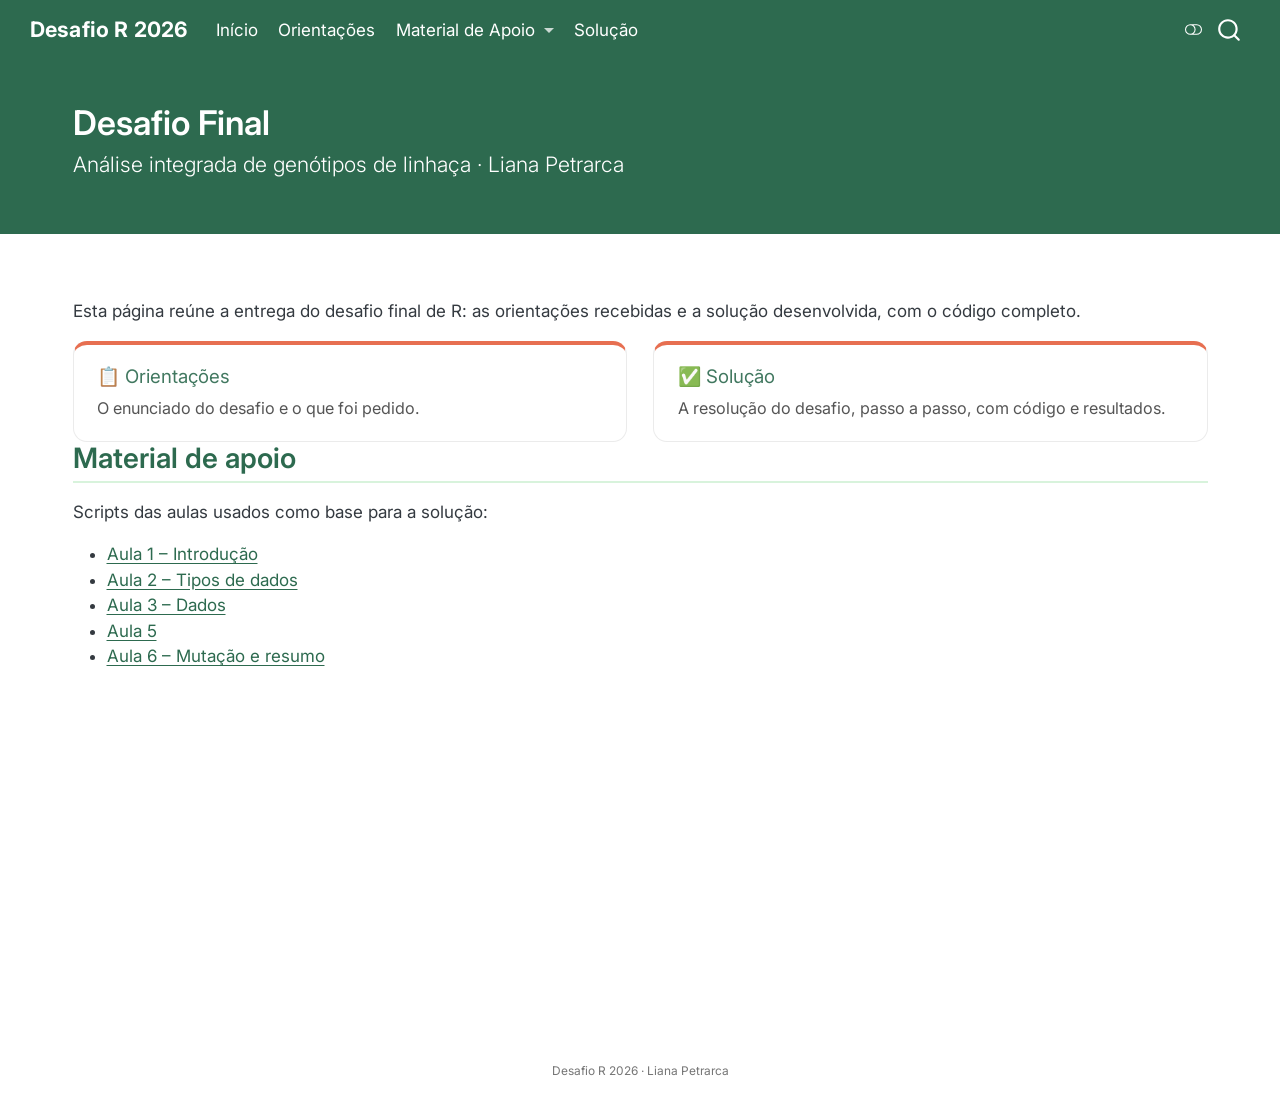
<file: docs/index_1.html>
<!DOCTYPE html>
<html xmlns="http://www.w3.org/1999/xhtml" lang="pt" xml:lang="pt"><head>

<meta charset="utf-8">
<meta name="generator" content="quarto-1.10.18">

<meta name="viewport" content="width=device-width, initial-scale=1.0, user-scalable=yes">


<title>Desafio Final – Desafio R 2026</title>
<style>
/* Default styles provided by pandoc.
** See https://pandoc.org/MANUAL.html#variables-for-html for config info.
*/
span.smallcaps{font-variant: small-caps;}
div.columns{display: flex; gap: 1.5em;}
div.column{flex: auto;}
@media screen {
div.columns{gap: min(4vw, 1.5em);}
div.column{overflow-x: auto;}
}
div.hanging-indent{margin-left: 1.5em; text-indent: -1.5em;}
ul.task-list{list-style: none;}
ul.task-list li input[type="checkbox"] {
  width: 0.8em;
  margin: 0 0.8em 0.2em -1em; /* quarto-specific, see https://github.com/quarto-dev/quarto-cli/issues/4556 */ 
  vertical-align: middle;
}
</style>


<script src="site_libs/quarto-nav/quarto-nav.js"></script>
<script src="site_libs/quarto-nav/headroom.min.js"></script>
<script src="site_libs/clipboard/clipboard.min.js"></script>
<script src="site_libs/quarto-search/autocomplete.umd.js"></script>
<script src="site_libs/quarto-search/fuse.min.js"></script>
<script src="site_libs/quarto-search/quarto-search.js"></script>
<meta name="quarto:offset" content="./">
<script src="site_libs/quarto-html/quarto.js" type="module"></script>
<script src="site_libs/quarto-html/tabsets/tabsets.js" type="module"></script>
<script src="site_libs/quarto-html/popper.min.js"></script>
<script src="site_libs/quarto-html/tippy.umd.min.js"></script>
<script src="site_libs/quarto-html/anchor.min.js"></script>
<link href="site_libs/quarto-html/tippy.css" rel="stylesheet">
<link href="site_libs/quarto-html/quarto-syntax-highlighting-6e0128c39cda7d7c42e47bc7dcda5e0d.css" rel="stylesheet" class="quarto-color-scheme" id="quarto-text-highlighting-styles">
<link href="site_libs/quarto-html/quarto-syntax-highlighting-dark-8bf29ee76cb4493ab1b5419d89ddda8a.css" rel="stylesheet" class="quarto-color-scheme quarto-color-alternate" id="quarto-text-highlighting-styles">
<link href="site_libs/quarto-html/quarto-syntax-highlighting-6e0128c39cda7d7c42e47bc7dcda5e0d.css" rel="stylesheet" class="quarto-color-scheme-extra" id="quarto-text-highlighting-styles">
<script src="site_libs/bootstrap/bootstrap.min.js"></script>
<link href="site_libs/bootstrap/bootstrap-icons.css" rel="stylesheet">
<link href="site_libs/bootstrap/bootstrap-4dcf0521d6cc36b9be0e11d0257adca8.min.css" rel="stylesheet" append-hash="true" class="quarto-color-scheme" id="quarto-bootstrap" data-mode="light">
<link href="site_libs/bootstrap/bootstrap-dark-c941d5f7e9be9edf75435d728ce1626f.min.css" rel="stylesheet" append-hash="true" class="quarto-color-scheme quarto-color-alternate" id="quarto-bootstrap" data-mode="dark">
<link href="site_libs/bootstrap/bootstrap-4dcf0521d6cc36b9be0e11d0257adca8.min.css" rel="stylesheet" append-hash="true" class="quarto-color-scheme-extra" id="quarto-bootstrap" data-mode="light">
<script id="quarto-search-options" type="application/json">{
  "location": "navbar",
  "copy-button": false,
  "collapse-after": 3,
  "panel-placement": "end",
  "type": "overlay",
  "limit": 50,
  "keyboard-shortcut": [
    "f",
    "/",
    "s"
  ],
  "show-item-context": false,
  "language": {
    "search-no-results-text": "Nenhum resultado",
    "search-matching-documents-text": "documentos correspondentes",
    "search-copy-link-title": "Copiar link para a busca",
    "search-hide-matches-text": "Esconder correspondências adicionais",
    "search-more-match-text": "mais correspondência neste documento",
    "search-more-matches-text": "mais correspondências neste documento",
    "search-clear-button-title": "Limpar",
    "search-text-placeholder": "",
    "search-detached-cancel-button-title": "Cancelar",
    "search-submit-button-title": "Enviar",
    "search-label": "Procurar"
  }
}</script>
<style>

      .quarto-title-block .quarto-title-banner h1,
      .quarto-title-block .quarto-title-banner h2,
      .quarto-title-block .quarto-title-banner h3,
      .quarto-title-block .quarto-title-banner h4,
      .quarto-title-block .quarto-title-banner h5,
      .quarto-title-block .quarto-title-banner h6
      {
        color: #ffffff;
      }

      .quarto-title-block .quarto-title-banner {
        color: #ffffff;
background: #2d6a4f;
      }
</style>


<link rel="stylesheet" href="styles.css">
</head>

<body class="nav-fixed quarto-light"><script id="quarto-html-before-body" type="application/javascript">
    const toggleBodyColorMode = (bsSheetEl) => {
      const mode = bsSheetEl.getAttribute("data-mode");
      const bodyEl = window.document.querySelector("body");
      if (mode === "dark") {
        bodyEl.classList.add("quarto-dark");
        bodyEl.classList.remove("quarto-light");
      } else {
        bodyEl.classList.add("quarto-light");
        bodyEl.classList.remove("quarto-dark");
      }
    }
    const toggleBodyColorPrimary = () => {
      const bsSheetEl = window.document.querySelector("link#quarto-bootstrap:not([rel=disabled-stylesheet])");
      if (bsSheetEl) {
        toggleBodyColorMode(bsSheetEl);
      }
    }
    const setColorSchemeToggle = (alternate) => {
      const toggles = window.document.querySelectorAll('.quarto-color-scheme-toggle');
      for (let i=0; i < toggles.length; i++) {
        const toggle = toggles[i];
        if (toggle) {
          if (alternate) {
            toggle.classList.add("alternate");
          } else {
            toggle.classList.remove("alternate");
          }
        }
      }
    };
    const toggleColorMode = (alternate) => {
      // Switch the stylesheets
      const primaryStylesheets = window.document.querySelectorAll('link.quarto-color-scheme:not(.quarto-color-alternate)');
      const alternateStylesheets = window.document.querySelectorAll('link.quarto-color-scheme.quarto-color-alternate');
      manageTransitions('#quarto-margin-sidebar .nav-link', false);
      if (alternate) {
        // note: dark is layered on light, we don't disable primary!
        enableStylesheet(alternateStylesheets);
        for (const sheetNode of alternateStylesheets) {
          if (sheetNode.id === "quarto-bootstrap") {
            toggleBodyColorMode(sheetNode);
          }
        }
      } else {
        disableStylesheet(alternateStylesheets);
        enableStylesheet(primaryStylesheets)
        toggleBodyColorPrimary();
      }
      manageTransitions('#quarto-margin-sidebar .nav-link', true);
      // Switch the toggles
      setColorSchemeToggle(alternate)
      // Hack to workaround the fact that safari doesn't
      // properly recolor the scrollbar when toggling (#1455)
      if (navigator.userAgent.indexOf('Safari') > 0 && navigator.userAgent.indexOf('Chrome') == -1) {
        manageTransitions("body", false);
        window.scrollTo(0, 1);
        setTimeout(() => {
          window.scrollTo(0, 0);
          manageTransitions("body", true);
        }, 40);
      }
    }
    const disableStylesheet = (stylesheets) => {
      for (let i=0; i < stylesheets.length; i++) {
        const stylesheet = stylesheets[i];
        stylesheet.rel = 'disabled-stylesheet';
      }
    }
    const enableStylesheet = (stylesheets) => {
      for (let i=0; i < stylesheets.length; i++) {
        const stylesheet = stylesheets[i];
        if(stylesheet.rel !== 'stylesheet') { // for Chrome, which will still FOUC without this check
          stylesheet.rel = 'stylesheet';
        }
      }
    }
    const manageTransitions = (selector, allowTransitions) => {
      const els = window.document.querySelectorAll(selector);
      for (let i=0; i < els.length; i++) {
        const el = els[i];
        if (allowTransitions) {
          el.classList.remove('notransition');
        } else {
          el.classList.add('notransition');
        }
      }
    }
    const isFileUrl = () => {
      return window.location.protocol === 'file:';
    }
    const hasAlternateSentinel = () => {
      let styleSentinel = getColorSchemeSentinel();
      if (styleSentinel !== null) {
        return styleSentinel === "alternate";
      } else {
        return false;
      }
    }
    const setStyleSentinel = (alternate) => {
      const value = alternate ? "alternate" : "default";
      if (!isFileUrl()) {
        window.localStorage.setItem("quarto-color-scheme", value);
      } else {
        localAlternateSentinel = value;
      }
    }
    const getColorSchemeSentinel = () => {
      if (!isFileUrl()) {
        const storageValue = window.localStorage.getItem("quarto-color-scheme");
        return storageValue != null ? storageValue : localAlternateSentinel;
      } else {
        return localAlternateSentinel;
      }
    }
    const toggleGiscusIfUsed = (isAlternate, darkModeDefault) => {
      const baseTheme = document.querySelector('#giscus-base-theme')?.value ?? 'light';
      const alternateTheme = document.querySelector('#giscus-alt-theme')?.value ?? 'dark';
      let newTheme = '';
      if(authorPrefersDark) {
        newTheme = isAlternate ? baseTheme : alternateTheme;
      } else {
        newTheme = isAlternate ? alternateTheme : baseTheme;
      }
      const changeGiscusTheme = () => {
        // From: https://github.com/giscus/giscus/issues/336
        const sendMessage = (message) => {
          const iframe = document.querySelector('iframe.giscus-frame');
          if (!iframe) return;
          iframe.contentWindow.postMessage({ giscus: message }, 'https://giscus.app');
        }
        sendMessage({
          setConfig: {
            theme: newTheme
          }
        });
      }
      const isGiscussLoaded = window.document.querySelector('iframe.giscus-frame') !== null;
      if (isGiscussLoaded) {
        changeGiscusTheme();
      }
    };
    const authorPrefersDark = false;
    const darkModeDefault = authorPrefersDark;
      document.querySelector('link#quarto-text-highlighting-styles.quarto-color-scheme-extra').rel = 'disabled-stylesheet';
      document.querySelector('link#quarto-bootstrap.quarto-color-scheme-extra').rel = 'disabled-stylesheet';
    let localAlternateSentinel = darkModeDefault ? 'alternate' : 'default';
    // Dark / light mode switch
    window.quartoToggleColorScheme = () => {
      // Read the current dark / light value
      let toAlternate = !hasAlternateSentinel();
      toggleColorMode(toAlternate);
      setStyleSentinel(toAlternate);
      toggleGiscusIfUsed(toAlternate, darkModeDefault);
      window.dispatchEvent(new Event('resize'));
    };
    // Switch to dark mode if need be
    if (hasAlternateSentinel()) {
      toggleColorMode(true);
    } else {
      toggleColorMode(false);
    }
  </script>

<div id="quarto-search-results"></div>
  <header id="quarto-header" class="headroom fixed-top quarto-banner">
    <nav class="navbar navbar-expand-lg " data-bs-theme="dark">
      <div class="navbar-container container-fluid">
      <div class="navbar-brand-container mx-auto">
    <a class="navbar-brand" href="./index.html">
    <span class="navbar-title">Desafio R 2026</span>
    </a>
  </div>
            <div id="quarto-search" class="" title="Procurar"></div>
          <button class="navbar-toggler" type="button" data-bs-toggle="collapse" data-bs-target="#navbarCollapse" aria-controls="navbarCollapse" role="menu" aria-expanded="false" aria-label="Alternar de navegação" onclick="if (window.quartoToggleHeadroom) { window.quartoToggleHeadroom(); }">
  <span class="navbar-toggler-icon"></span>
</button>
          <div class="collapse navbar-collapse" id="navbarCollapse">
            <ul class="navbar-nav navbar-nav-scroll me-auto">
  <li class="nav-item">
    <a class="nav-link" href="./index.qmd"> 
<span class="menu-text">Início</span></a>
  </li>  
  <li class="nav-item">
    <a class="nav-link" href="./orientacoes.html"> 
<span class="menu-text">Orientações</span></a>
  </li>  
  <li class="nav-item dropdown ">
    <a class="nav-link dropdown-toggle" href="#" id="nav-menu-material-de-apoio" role="link" data-bs-toggle="dropdown" aria-expanded="false">
 <span class="menu-text">Material de Apoio</span>
    </a>
    <ul class="dropdown-menu" aria-labelledby="nav-menu-material-de-apoio">    
        <li>
    <a class="dropdown-item" href="./aula1_intro.html">
 <span class="dropdown-text">Aula 1 – Introdução</span></a>
  </li>  
        <li>
    <a class="dropdown-item" href="./aula_2_tipo_de_dados.html">
 <span class="dropdown-text">Aula 2 – Tipos de dados</span></a>
  </li>  
        <li>
    <a class="dropdown-item" href="./aula3_dados.html">
 <span class="dropdown-text">Aula 3 – Dados</span></a>
  </li>  
        <li>
    <a class="dropdown-item" href="./aula5.html">
 <span class="dropdown-text">Aula 5</span></a>
  </li>  
        <li>
    <a class="dropdown-item" href="./AULA6.html">
 <span class="dropdown-text">Aula 6 – Mutação e resumo</span></a>
  </li>  
    </ul>
  </li>
  <li class="nav-item">
    <a class="nav-link" href="./solucao.html"> 
<span class="menu-text">Solução</span></a>
  </li>  
</ul>
          </div> <!-- /navcollapse -->
            <div class="quarto-navbar-tools">
  <a href="" class="quarto-color-scheme-toggle quarto-navigation-tool  px-1" onclick="window.quartoToggleColorScheme(); return false;" title="Alternar modo escuro"><i class="bi"></i></a>
</div>
      </div> <!-- /container-fluid -->
    </nav>
</header>
<!-- content -->
<header id="title-block-header" class="quarto-title-block default page-columns page-full">
  <div class="quarto-title-banner page-columns page-full">
    <div class="quarto-title column-page">
      <h1 class="title">Desafio Final</h1>
            <p class="subtitle lead">Análise integrada de genótipos de linhaça · Liana Petrarca</p>
                      </div>
  </div>
    
  
  <div class="quarto-title-meta column-page">

      
    
      
    </div>
    
  
  </header><div id="quarto-content" class="quarto-container page-columns page-rows-contents page-layout-full page-navbar">
<!-- sidebar -->
<!-- margin-sidebar -->
    
<!-- main -->
<main class="content quarto-banner-title-block column-page" id="quarto-document-content">






<p>Esta página reúne a entrega do desafio final de R: as orientações recebidas e a solução desenvolvida, com o código completo.</p>
<div class="grid">
<div class="g-col-12 g-col-md-6">
<section id="orientações" class="level3 aula-card">
<h3 class="anchored" data-anchor-id="orientações"><a href="./orientacoes.html">📋 Orientações</a></h3>
<p>O enunciado do desafio e o que foi pedido.</p>
</section>
</div>
<div class="g-col-12 g-col-md-6">
<section id="solução" class="level3 aula-card">
<h3 class="anchored" data-anchor-id="solução"><a href="./solucao.html">✅ Solução</a></h3>
<p>A resolução do desafio, passo a passo, com código e resultados.</p>
</section>
</div>
</div>
<section id="material-de-apoio" class="level2">
<h2 class="anchored" data-anchor-id="material-de-apoio">Material de apoio</h2>
<p>Scripts das aulas usados como base para a solução:</p>
<ul>
<li><a href="./aula1_intro.html">Aula 1 – Introdução</a></li>
<li><a href="./aula_2_tipo_de_dados.html">Aula 2 – Tipos de dados</a></li>
<li><a href="./aula3_dados.html">Aula 3 – Dados</a></li>
<li><a href="./aula5.html">Aula 5</a></li>
<li><a href="./AULA6.html">Aula 6 – Mutação e resumo</a></li>
</ul>


</section>

</main> <!-- /main -->
<script id="quarto-html-after-body" type="application/javascript">
  window.document.addEventListener("DOMContentLoaded", function (event) {
    // Ensure there is a toggle, if there isn't float one in the top right
    if (window.document.querySelector('.quarto-color-scheme-toggle') === null) {
      const a = window.document.createElement('a');
      a.classList.add('top-right');
      a.classList.add('quarto-color-scheme-toggle');
      a.href = "";
      a.onclick = function() { try { window.quartoToggleColorScheme(); } catch {} return false; };
      const i = window.document.createElement("i");
      i.classList.add('bi');
      a.appendChild(i);
      window.document.body.appendChild(a);
    }
    setColorSchemeToggle(hasAlternateSentinel())
    const icon = "";
    const anchorJS = new window.AnchorJS();
    anchorJS.options = {
      placement: 'right',
      icon: icon
    };
    anchorJS.add('.anchored');
    const isCodeAnnotation = (el) => {
      for (const clz of el.classList) {
        if (clz.startsWith('code-annotation-')) {                     
          return true;
        }
      }
      return false;
    }
    const onCopySuccess = function(e) {
      // button target
      const button = e.trigger;
      // don't keep focus
      button.blur();
      // flash "checked"
      button.classList.add('code-copy-button-checked');
      var currentTitle = button.getAttribute("title");
      button.setAttribute("title", "Copiada");
      let tooltip;
      if (window.bootstrap) {
        button.setAttribute("data-bs-toggle", "tooltip");
        button.setAttribute("data-bs-placement", "left");
        button.setAttribute("data-bs-title", "Copiada");
        tooltip = new bootstrap.Tooltip(button, 
          { trigger: "manual", 
            customClass: "code-copy-button-tooltip",
            offset: [0, -8]});
        tooltip.show();    
      }
      setTimeout(function() {
        if (tooltip) {
          tooltip.hide();
          button.removeAttribute("data-bs-title");
          button.removeAttribute("data-bs-toggle");
          button.removeAttribute("data-bs-placement");
        }
        button.setAttribute("title", currentTitle);
        button.classList.remove('code-copy-button-checked');
      }, 1000);
      // clear code selection
      e.clearSelection();
    }
    const getTextToCopy = function(trigger) {
      const outerScaffold = trigger.parentElement.cloneNode(true);
      const codeEl = outerScaffold.querySelector('code');
      for (const childEl of codeEl.children) {
        if (isCodeAnnotation(childEl)) {
          childEl.remove();
        }
      }
      return codeEl.innerText;
    }
    const clipboard = new window.ClipboardJS('.code-copy-button:not([data-in-quarto-modal])', {
      text: getTextToCopy
    });
    clipboard.on('success', onCopySuccess);
    if (window.document.getElementById('quarto-embedded-source-code-modal')) {
      const clipboardModal = new window.ClipboardJS('.code-copy-button[data-in-quarto-modal]', {
        text: getTextToCopy,
        container: window.document.getElementById('quarto-embedded-source-code-modal')
      });
      clipboardModal.on('success', onCopySuccess);
    }
      var localhostRegex = new RegExp(/^(?:http|https):\/\/localhost\:?[0-9]*\//);
      var mailtoRegex = new RegExp(/^mailto:/);
        var filterRegex = new RegExp('/' + window.location.host + '/');
      var isInternal = (href) => {
          return filterRegex.test(href) || localhostRegex.test(href) || mailtoRegex.test(href);
      }
      // Inspect non-navigation links and adorn them if external
     var links = window.document.querySelectorAll('a[href]:not(.nav-link):not(.navbar-brand):not(.toc-action):not(.sidebar-link):not(.sidebar-item-toggle):not(.pagination-link):not(.no-external):not([aria-hidden]):not(.dropdown-item):not(.quarto-navigation-tool):not(.about-link)');
      for (var i=0; i<links.length; i++) {
        const link = links[i];
        if (!isInternal(link.href)) {
          // undo the damage that might have been done by quarto-nav.js in the case of
          // links that we want to consider external
          if (link.dataset.originalHref !== undefined) {
            link.href = link.dataset.originalHref;
          }
        }
      }
    function tippyHover(el, contentFn, onTriggerFn, onUntriggerFn) {
      const config = {
        allowHTML: true,
        maxWidth: 500,
        delay: 100,
        arrow: false,
        appendTo: function(el) {
            return el.parentElement;
        },
        interactive: true,
        interactiveBorder: 10,
        theme: 'quarto',
        placement: 'bottom-start',
      };
      if (contentFn) {
        config.content = contentFn;
      }
      if (onTriggerFn) {
        config.onTrigger = onTriggerFn;
      }
      if (onUntriggerFn) {
        config.onUntrigger = onUntriggerFn;
      }
      window.tippy(el, config); 
    }
    const noterefs = window.document.querySelectorAll('a[role="doc-noteref"]');
    for (var i=0; i<noterefs.length; i++) {
      const ref = noterefs[i];
      tippyHover(ref, function() {
        // use id or data attribute instead here
        let href = ref.getAttribute('data-footnote-href') || ref.getAttribute('href');
        try { href = new URL(href).hash; } catch {}
        const id = href.replace(/^#\/?/, "");
        const note = window.document.getElementById(id);
        if (note) {
          return note.innerHTML;
        } else {
          return "";
        }
      });
    }
    const xrefs = window.document.querySelectorAll('a.quarto-xref');
    const processXRef = (id, note) => {
      // Strip column container classes
      const stripColumnClz = (el) => {
        el.classList.remove("page-full", "page-columns");
        if (el.children) {
          for (const child of el.children) {
            stripColumnClz(child);
          }
        }
      }
      stripColumnClz(note)
      if (id === null || id.startsWith('sec-')) {
        // Special case sections, only their first couple elements
        const container = document.createElement("div");
        if (note.children && note.children.length > 2) {
          container.appendChild(note.children[0].cloneNode(true));
          for (let i = 1; i < note.children.length; i++) {
            const child = note.children[i];
            if (child.tagName === "P" && child.innerText === "") {
              continue;
            } else {
              container.appendChild(child.cloneNode(true));
              break;
            }
          }
          if (window.Quarto?.typesetMath) {
            window.Quarto.typesetMath(container);
          }
          return container.innerHTML
        } else {
          if (window.Quarto?.typesetMath) {
            window.Quarto.typesetMath(note);
          }
          return note.innerHTML;
        }
      } else {
        // Remove any anchor links if they are present
        const anchorLink = note.querySelector('a.anchorjs-link');
        if (anchorLink) {
          anchorLink.remove();
        }
        if (window.Quarto?.typesetMath) {
          window.Quarto.typesetMath(note);
        }
        if (note.classList.contains("callout")) {
          return note.outerHTML;
        } else {
          return note.innerHTML;
        }
      }
    }
    for (var i=0; i<xrefs.length; i++) {
      const xref = xrefs[i];
      tippyHover(xref, undefined, function(instance) {
        instance.disable();
        let url = xref.getAttribute('href');
        let hash = undefined; 
        if (url.startsWith('#')) {
          hash = url;
        } else {
          try { hash = new URL(url).hash; } catch {}
        }
        if (hash) {
          const id = hash.replace(/^#\/?/, "");
          const note = window.document.getElementById(id);
          if (note !== null) {
            try {
              const html = processXRef(id, note.cloneNode(true));
              instance.setContent(html);
            } finally {
              instance.enable();
              instance.show();
            }
          } else {
            // See if we can fetch this
            fetch(url.split('#')[0])
            .then(res => res.text())
            .then(html => {
              const parser = new DOMParser();
              const htmlDoc = parser.parseFromString(html, "text/html");
              const note = htmlDoc.getElementById(id);
              if (note !== null) {
                const html = processXRef(id, note);
                instance.setContent(html);
              } 
            }).finally(() => {
              instance.enable();
              instance.show();
            });
          }
        } else {
          // See if we can fetch a full url (with no hash to target)
          // This is a special case and we should probably do some content thinning / targeting
          fetch(url)
          .then(res => res.text())
          .then(html => {
            const parser = new DOMParser();
            const htmlDoc = parser.parseFromString(html, "text/html");
            const note = htmlDoc.querySelector('main.content');
            if (note !== null) {
              // This should only happen for chapter cross references
              // (since there is no id in the URL)
              // remove the first header
              if (note.children.length > 0 && note.children[0].tagName === "HEADER") {
                note.children[0].remove();
              }
              const html = processXRef(null, note);
              instance.setContent(html);
            } 
          }).finally(() => {
            instance.enable();
            instance.show();
          });
        }
      }, function(instance) {
      });
    }
        let selectedAnnoteEl;
        const selectorForAnnotation = ( cell, annotation) => {
          let cellAttr = 'data-code-cell="' + cell + '"';
          let lineAttr = 'data-code-annotation="' +  annotation + '"';
          const selector = 'span[' + cellAttr + '][' + lineAttr + ']';
          return selector;
        }
        const selectCodeLines = (annoteEl) => {
          const doc = window.document;
          const targetCell = annoteEl.getAttribute("data-target-cell");
          const targetAnnotation = annoteEl.getAttribute("data-target-annotation");
          const annoteSpan = window.document.querySelector(selectorForAnnotation(targetCell, targetAnnotation));
          const lines = annoteSpan.getAttribute("data-code-lines").split(",");
          const lineIds = lines.map((line) => {
            return targetCell + "-" + line;
          })
          let top = null;
          let height = null;
          let parent = null;
          if (lineIds.length > 0) {
              //compute the position of the single el (top and bottom and make a div)
              const el = window.document.getElementById(lineIds[0]);
              top = el.offsetTop;
              height = el.offsetHeight;
              parent = el.parentElement.parentElement;
            if (lineIds.length > 1) {
              const lastEl = window.document.getElementById(lineIds[lineIds.length - 1]);
              const bottom = lastEl.offsetTop + lastEl.offsetHeight;
              height = bottom - top;
            }
            if (top !== null && height !== null && parent !== null) {
              // cook up a div (if necessary) and position it 
              let div = window.document.getElementById("code-annotation-line-highlight");
              if (div === null) {
                div = window.document.createElement("div");
                div.setAttribute("id", "code-annotation-line-highlight");
                div.style.position = 'absolute';
                parent.appendChild(div);
              }
              div.style.top = top - 2 + "px";
              div.style.height = height + 4 + "px";
              div.style.left = 0;
              let gutterDiv = window.document.getElementById("code-annotation-line-highlight-gutter");
              if (gutterDiv === null) {
                gutterDiv = window.document.createElement("div");
                gutterDiv.setAttribute("id", "code-annotation-line-highlight-gutter");
                gutterDiv.style.position = 'absolute';
                const codeCell = window.document.getElementById(targetCell);
                const gutter = codeCell.querySelector('.code-annotation-gutter');
                gutter.appendChild(gutterDiv);
              }
              gutterDiv.style.top = top - 2 + "px";
              gutterDiv.style.height = height + 4 + "px";
            }
            selectedAnnoteEl = annoteEl;
          }
        };
        const unselectCodeLines = () => {
          const elementsIds = ["code-annotation-line-highlight", "code-annotation-line-highlight-gutter"];
          elementsIds.forEach((elId) => {
            const div = window.document.getElementById(elId);
            if (div) {
              div.remove();
            }
          });
          selectedAnnoteEl = undefined;
        };
          // Handle positioning of the toggle
      window.addEventListener(
        "resize",
        throttle(() => {
          elRect = undefined;
          if (selectedAnnoteEl) {
            selectCodeLines(selectedAnnoteEl);
          }
        }, 10)
      );
      function throttle(fn, ms) {
      let throttle = false;
      let timer;
        return (...args) => {
          if(!throttle) { // first call gets through
              fn.apply(this, args);
              throttle = true;
          } else { // all the others get throttled
              if(timer) clearTimeout(timer); // cancel #2
              timer = setTimeout(() => {
                fn.apply(this, args);
                timer = throttle = false;
              }, ms);
          }
        };
      }
        // Attach click handler to the DT
        const annoteDls = window.document.querySelectorAll('dt[data-target-cell]');
        for (const annoteDlNode of annoteDls) {
          annoteDlNode.addEventListener('click', (event) => {
            const clickedEl = event.target;
            if (clickedEl !== selectedAnnoteEl) {
              unselectCodeLines();
              const activeEl = window.document.querySelector('dt[data-target-cell].code-annotation-active');
              if (activeEl) {
                activeEl.classList.remove('code-annotation-active');
              }
              selectCodeLines(clickedEl);
              clickedEl.classList.add('code-annotation-active');
            } else {
              // Unselect the line
              unselectCodeLines();
              clickedEl.classList.remove('code-annotation-active');
            }
          });
        }
    const findCites = (el) => {
      const parentEl = el.parentElement;
      if (parentEl) {
        const cites = parentEl.dataset.cites;
        if (cites) {
          return {
            el,
            cites: cites.split(' ')
          };
        } else {
          return findCites(el.parentElement)
        }
      } else {
        return undefined;
      }
    };
    var bibliorefs = window.document.querySelectorAll('a[role="doc-biblioref"]');
    for (var i=0; i<bibliorefs.length; i++) {
      const ref = bibliorefs[i];
      const citeInfo = findCites(ref);
      if (citeInfo) {
        tippyHover(citeInfo.el, function() {
          var popup = window.document.createElement('div');
          citeInfo.cites.forEach(function(cite) {
            var citeDiv = window.document.createElement('div');
            citeDiv.classList.add('hanging-indent');
            citeDiv.classList.add('csl-entry');
            var biblioDiv = window.document.getElementById('ref-' + cite);
            if (biblioDiv) {
              citeDiv.innerHTML = biblioDiv.innerHTML;
            }
            popup.appendChild(citeDiv);
          });
          return popup.innerHTML;
        });
      }
    }
  });
  </script>
</div> <!-- /content -->
<footer class="footer">
  <div class="nav-footer">
    <div class="nav-footer-left">
      &nbsp;
    </div>   
    <div class="nav-footer-center">
<p>Desafio R 2026 · Liana Petrarca</p>
</div>
    <div class="nav-footer-right">
      &nbsp;
    </div>
  </div>
</footer>




</body></html>
</file>
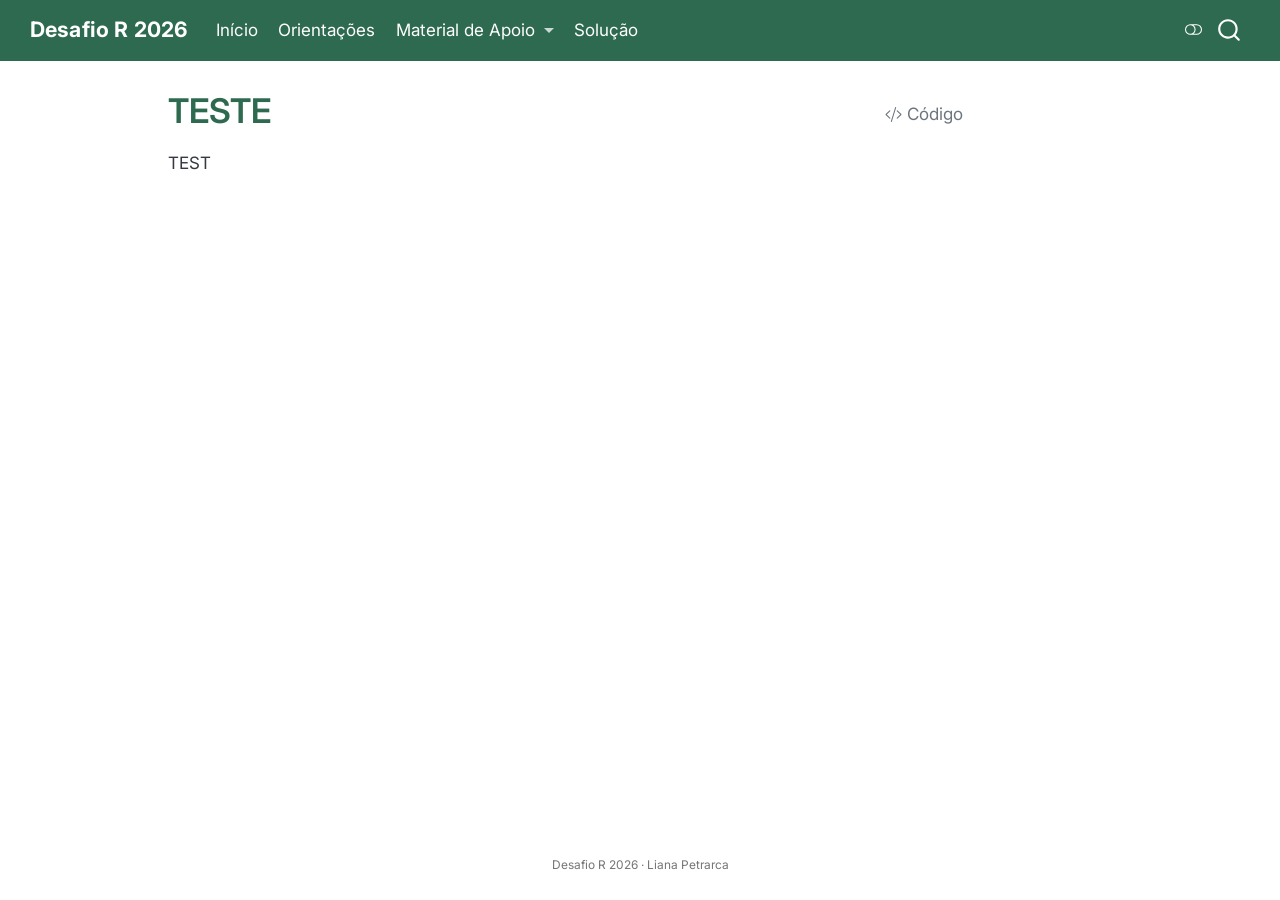
<file: docs/TESTE.html>
<!DOCTYPE html>
<html xmlns="http://www.w3.org/1999/xhtml" lang="pt" xml:lang="pt"><head>

<meta charset="utf-8">
<meta name="generator" content="quarto-1.10.18">

<meta name="viewport" content="width=device-width, initial-scale=1.0, user-scalable=yes">


<title>TESTE – Desafio R 2026</title>
<style>
/* Default styles provided by pandoc.
** See https://pandoc.org/MANUAL.html#variables-for-html for config info.
*/
span.smallcaps{font-variant: small-caps;}
div.columns{display: flex; gap: 1.5em;}
div.column{flex: auto;}
@media screen {
div.columns{gap: min(4vw, 1.5em);}
div.column{overflow-x: auto;}
}
div.hanging-indent{margin-left: 1.5em; text-indent: -1.5em;}
ul.task-list{list-style: none;}
ul.task-list li input[type="checkbox"] {
  width: 0.8em;
  margin: 0 0.8em 0.2em -1em; /* quarto-specific, see https://github.com/quarto-dev/quarto-cli/issues/4556 */ 
  vertical-align: middle;
}
/* CSS for syntax highlighting */
html { -webkit-text-size-adjust: 100%; }
pre > code.sourceCode { white-space: pre; position: relative; }
pre > code.sourceCode > span { display: inline-block; line-height: 1.25; }
pre > code.sourceCode > span:empty { height: 1.2em; }
.sourceCode { overflow: visible; }
code.sourceCode > span { color: inherit; text-decoration: inherit; }
div.sourceCode { margin: 1em 0; }
pre.sourceCode { margin: 0; }
@media screen {
div.sourceCode { overflow: auto; }
}
@media print {
pre > code.sourceCode { white-space: pre-wrap; }
pre > code.sourceCode > span { text-indent: -5em; padding-left: 5em; }
}
pre.numberSource code
  { counter-reset: source-line 0; }
pre.numberSource code > span
  { position: relative; left: -4em; counter-increment: source-line; }
pre.numberSource code > span > a:first-child::before
  { content: counter(source-line);
    position: relative; left: -1em; text-align: right; vertical-align: baseline;
    border: none; display: inline-block;
    -webkit-touch-callout: none; -webkit-user-select: none;
    -khtml-user-select: none; -moz-user-select: none;
    -ms-user-select: none; user-select: none;
    padding: 0 4px; width: 4em;
  }
pre.numberSource { margin-left: 3em;  padding-left: 4px; }
div.sourceCode
  {   }
@media screen {
pre > code.sourceCode > span > a:first-child::before { text-decoration: underline; }
}
</style>


<script src="site_libs/quarto-nav/quarto-nav.js"></script>
<script src="site_libs/quarto-nav/headroom.min.js"></script>
<script src="site_libs/clipboard/clipboard.min.js"></script>
<script src="site_libs/quarto-search/autocomplete.umd.js"></script>
<script src="site_libs/quarto-search/fuse.min.js"></script>
<script src="site_libs/quarto-search/quarto-search.js"></script>
<meta name="quarto:offset" content="./">
<script src="site_libs/quarto-html/quarto.js" type="module"></script>
<script src="site_libs/quarto-html/tabsets/tabsets.js" type="module"></script>
<script src="site_libs/quarto-html/popper.min.js"></script>
<script src="site_libs/quarto-html/tippy.umd.min.js"></script>
<script src="site_libs/quarto-html/anchor.min.js"></script>
<link href="site_libs/quarto-html/tippy.css" rel="stylesheet">
<link href="site_libs/quarto-html/quarto-syntax-highlighting-6e0128c39cda7d7c42e47bc7dcda5e0d.css" rel="stylesheet" class="quarto-color-scheme" id="quarto-text-highlighting-styles">
<link href="site_libs/quarto-html/quarto-syntax-highlighting-dark-8bf29ee76cb4493ab1b5419d89ddda8a.css" rel="stylesheet" class="quarto-color-scheme quarto-color-alternate" id="quarto-text-highlighting-styles">
<link href="site_libs/quarto-html/quarto-syntax-highlighting-6e0128c39cda7d7c42e47bc7dcda5e0d.css" rel="stylesheet" class="quarto-color-scheme-extra" id="quarto-text-highlighting-styles">
<script src="site_libs/bootstrap/bootstrap.min.js"></script>
<link href="site_libs/bootstrap/bootstrap-icons.css" rel="stylesheet">
<link href="site_libs/bootstrap/bootstrap-4dcf0521d6cc36b9be0e11d0257adca8.min.css" rel="stylesheet" append-hash="true" class="quarto-color-scheme" id="quarto-bootstrap" data-mode="light">
<link href="site_libs/bootstrap/bootstrap-dark-c941d5f7e9be9edf75435d728ce1626f.min.css" rel="stylesheet" append-hash="true" class="quarto-color-scheme quarto-color-alternate" id="quarto-bootstrap" data-mode="dark">
<link href="site_libs/bootstrap/bootstrap-4dcf0521d6cc36b9be0e11d0257adca8.min.css" rel="stylesheet" append-hash="true" class="quarto-color-scheme-extra" id="quarto-bootstrap" data-mode="light">
<script id="quarto-search-options" type="application/json">{
  "location": "navbar",
  "copy-button": false,
  "collapse-after": 3,
  "panel-placement": "end",
  "type": "overlay",
  "limit": 50,
  "keyboard-shortcut": [
    "f",
    "/",
    "s"
  ],
  "show-item-context": false,
  "language": {
    "search-no-results-text": "Nenhum resultado",
    "search-matching-documents-text": "documentos correspondentes",
    "search-copy-link-title": "Copiar link para a busca",
    "search-hide-matches-text": "Esconder correspondências adicionais",
    "search-more-match-text": "mais correspondência neste documento",
    "search-more-matches-text": "mais correspondências neste documento",
    "search-clear-button-title": "Limpar",
    "search-text-placeholder": "",
    "search-detached-cancel-button-title": "Cancelar",
    "search-submit-button-title": "Enviar",
    "search-label": "Procurar"
  }
}</script>


<link rel="stylesheet" href="styles.css">
</head>

<body class="nav-fixed quarto-light"><script id="quarto-html-before-body" type="application/javascript">
    const toggleBodyColorMode = (bsSheetEl) => {
      const mode = bsSheetEl.getAttribute("data-mode");
      const bodyEl = window.document.querySelector("body");
      if (mode === "dark") {
        bodyEl.classList.add("quarto-dark");
        bodyEl.classList.remove("quarto-light");
      } else {
        bodyEl.classList.add("quarto-light");
        bodyEl.classList.remove("quarto-dark");
      }
    }
    const toggleBodyColorPrimary = () => {
      const bsSheetEl = window.document.querySelector("link#quarto-bootstrap:not([rel=disabled-stylesheet])");
      if (bsSheetEl) {
        toggleBodyColorMode(bsSheetEl);
      }
    }
    const setColorSchemeToggle = (alternate) => {
      const toggles = window.document.querySelectorAll('.quarto-color-scheme-toggle');
      for (let i=0; i < toggles.length; i++) {
        const toggle = toggles[i];
        if (toggle) {
          if (alternate) {
            toggle.classList.add("alternate");
          } else {
            toggle.classList.remove("alternate");
          }
        }
      }
    };
    const toggleColorMode = (alternate) => {
      // Switch the stylesheets
      const primaryStylesheets = window.document.querySelectorAll('link.quarto-color-scheme:not(.quarto-color-alternate)');
      const alternateStylesheets = window.document.querySelectorAll('link.quarto-color-scheme.quarto-color-alternate');
      manageTransitions('#quarto-margin-sidebar .nav-link', false);
      if (alternate) {
        // note: dark is layered on light, we don't disable primary!
        enableStylesheet(alternateStylesheets);
        for (const sheetNode of alternateStylesheets) {
          if (sheetNode.id === "quarto-bootstrap") {
            toggleBodyColorMode(sheetNode);
          }
        }
      } else {
        disableStylesheet(alternateStylesheets);
        enableStylesheet(primaryStylesheets)
        toggleBodyColorPrimary();
      }
      manageTransitions('#quarto-margin-sidebar .nav-link', true);
      // Switch the toggles
      setColorSchemeToggle(alternate)
      // Hack to workaround the fact that safari doesn't
      // properly recolor the scrollbar when toggling (#1455)
      if (navigator.userAgent.indexOf('Safari') > 0 && navigator.userAgent.indexOf('Chrome') == -1) {
        manageTransitions("body", false);
        window.scrollTo(0, 1);
        setTimeout(() => {
          window.scrollTo(0, 0);
          manageTransitions("body", true);
        }, 40);
      }
    }
    const disableStylesheet = (stylesheets) => {
      for (let i=0; i < stylesheets.length; i++) {
        const stylesheet = stylesheets[i];
        stylesheet.rel = 'disabled-stylesheet';
      }
    }
    const enableStylesheet = (stylesheets) => {
      for (let i=0; i < stylesheets.length; i++) {
        const stylesheet = stylesheets[i];
        if(stylesheet.rel !== 'stylesheet') { // for Chrome, which will still FOUC without this check
          stylesheet.rel = 'stylesheet';
        }
      }
    }
    const manageTransitions = (selector, allowTransitions) => {
      const els = window.document.querySelectorAll(selector);
      for (let i=0; i < els.length; i++) {
        const el = els[i];
        if (allowTransitions) {
          el.classList.remove('notransition');
        } else {
          el.classList.add('notransition');
        }
      }
    }
    const isFileUrl = () => {
      return window.location.protocol === 'file:';
    }
    const hasAlternateSentinel = () => {
      let styleSentinel = getColorSchemeSentinel();
      if (styleSentinel !== null) {
        return styleSentinel === "alternate";
      } else {
        return false;
      }
    }
    const setStyleSentinel = (alternate) => {
      const value = alternate ? "alternate" : "default";
      if (!isFileUrl()) {
        window.localStorage.setItem("quarto-color-scheme", value);
      } else {
        localAlternateSentinel = value;
      }
    }
    const getColorSchemeSentinel = () => {
      if (!isFileUrl()) {
        const storageValue = window.localStorage.getItem("quarto-color-scheme");
        return storageValue != null ? storageValue : localAlternateSentinel;
      } else {
        return localAlternateSentinel;
      }
    }
    const toggleGiscusIfUsed = (isAlternate, darkModeDefault) => {
      const baseTheme = document.querySelector('#giscus-base-theme')?.value ?? 'light';
      const alternateTheme = document.querySelector('#giscus-alt-theme')?.value ?? 'dark';
      let newTheme = '';
      if(authorPrefersDark) {
        newTheme = isAlternate ? baseTheme : alternateTheme;
      } else {
        newTheme = isAlternate ? alternateTheme : baseTheme;
      }
      const changeGiscusTheme = () => {
        // From: https://github.com/giscus/giscus/issues/336
        const sendMessage = (message) => {
          const iframe = document.querySelector('iframe.giscus-frame');
          if (!iframe) return;
          iframe.contentWindow.postMessage({ giscus: message }, 'https://giscus.app');
        }
        sendMessage({
          setConfig: {
            theme: newTheme
          }
        });
      }
      const isGiscussLoaded = window.document.querySelector('iframe.giscus-frame') !== null;
      if (isGiscussLoaded) {
        changeGiscusTheme();
      }
    };
    const authorPrefersDark = false;
    const darkModeDefault = authorPrefersDark;
      document.querySelector('link#quarto-text-highlighting-styles.quarto-color-scheme-extra').rel = 'disabled-stylesheet';
      document.querySelector('link#quarto-bootstrap.quarto-color-scheme-extra').rel = 'disabled-stylesheet';
    let localAlternateSentinel = darkModeDefault ? 'alternate' : 'default';
    // Dark / light mode switch
    window.quartoToggleColorScheme = () => {
      // Read the current dark / light value
      let toAlternate = !hasAlternateSentinel();
      toggleColorMode(toAlternate);
      setStyleSentinel(toAlternate);
      toggleGiscusIfUsed(toAlternate, darkModeDefault);
      window.dispatchEvent(new Event('resize'));
    };
    // Switch to dark mode if need be
    if (hasAlternateSentinel()) {
      toggleColorMode(true);
    } else {
      toggleColorMode(false);
    }
  </script>

<div id="quarto-search-results"></div>
  <header id="quarto-header" class="headroom fixed-top">
    <nav class="navbar navbar-expand-lg " data-bs-theme="dark">
      <div class="navbar-container container-fluid">
      <div class="navbar-brand-container mx-auto">
    <a class="navbar-brand" href="./index.html">
    <span class="navbar-title">Desafio R 2026</span>
    </a>
  </div>
            <div id="quarto-search" class="" title="Procurar"></div>
          <button class="navbar-toggler" type="button" data-bs-toggle="collapse" data-bs-target="#navbarCollapse" aria-controls="navbarCollapse" role="menu" aria-expanded="false" aria-label="Alternar de navegação" onclick="if (window.quartoToggleHeadroom) { window.quartoToggleHeadroom(); }">
  <span class="navbar-toggler-icon"></span>
</button>
          <div class="collapse navbar-collapse" id="navbarCollapse">
            <ul class="navbar-nav navbar-nav-scroll me-auto">
  <li class="nav-item">
    <a class="nav-link" href="./index.qmd"> 
<span class="menu-text">Início</span></a>
  </li>  
  <li class="nav-item">
    <a class="nav-link" href="./orientacoes.html"> 
<span class="menu-text">Orientações</span></a>
  </li>  
  <li class="nav-item dropdown ">
    <a class="nav-link dropdown-toggle" href="#" id="nav-menu-material-de-apoio" role="link" data-bs-toggle="dropdown" aria-expanded="false">
 <span class="menu-text">Material de Apoio</span>
    </a>
    <ul class="dropdown-menu" aria-labelledby="nav-menu-material-de-apoio">    
        <li>
    <a class="dropdown-item" href="./aula1_intro.html">
 <span class="dropdown-text">Aula 1 – Introdução</span></a>
  </li>  
        <li>
    <a class="dropdown-item" href="./aula_2_tipo_de_dados.html">
 <span class="dropdown-text">Aula 2 – Tipos de dados</span></a>
  </li>  
        <li>
    <a class="dropdown-item" href="./aula3_dados.html">
 <span class="dropdown-text">Aula 3 – Dados</span></a>
  </li>  
        <li>
    <a class="dropdown-item" href="./aula5.html">
 <span class="dropdown-text">Aula 5</span></a>
  </li>  
        <li>
    <a class="dropdown-item" href="./AULA6.html">
 <span class="dropdown-text">Aula 6 – Mutação e resumo</span></a>
  </li>  
    </ul>
  </li>
  <li class="nav-item">
    <a class="nav-link" href="./solucao.html"> 
<span class="menu-text">Solução</span></a>
  </li>  
</ul>
          </div> <!-- /navcollapse -->
            <div class="quarto-navbar-tools">
  <a href="" class="quarto-color-scheme-toggle quarto-navigation-tool  px-1" onclick="window.quartoToggleColorScheme(); return false;" title="Alternar modo escuro"><i class="bi"></i></a>
</div>
      </div> <!-- /container-fluid -->
    </nav>
</header>
<!-- content -->
<div id="quarto-content" class="quarto-container page-columns page-rows-contents page-layout-article page-navbar">
<!-- sidebar -->
<!-- margin-sidebar -->
    <div id="quarto-margin-sidebar" class="sidebar margin-sidebar zindex-bottom">
        
    </div>
<!-- main -->
<main class="content" id="quarto-document-content">


<header id="title-block-header" class="quarto-title-block default">
<div class="quarto-title">
<div class="quarto-title-block"><div><h1 class="title">TESTE</h1><button type="button" class="btn code-tools-button" id="quarto-code-tools-source"><i class="bi"></i> Código</button></div></div>
</div>



<div class="quarto-title-meta">

    
  
    
  </div>
  


</header>


<p>TEST</p>


<!-- -->


</main> <!-- /main -->
<script id="quarto-html-after-body" type="application/javascript">
  window.document.addEventListener("DOMContentLoaded", function (event) {
    // Ensure there is a toggle, if there isn't float one in the top right
    if (window.document.querySelector('.quarto-color-scheme-toggle') === null) {
      const a = window.document.createElement('a');
      a.classList.add('top-right');
      a.classList.add('quarto-color-scheme-toggle');
      a.href = "";
      a.onclick = function() { try { window.quartoToggleColorScheme(); } catch {} return false; };
      const i = window.document.createElement("i");
      i.classList.add('bi');
      a.appendChild(i);
      window.document.body.appendChild(a);
    }
    setColorSchemeToggle(hasAlternateSentinel())
    const icon = "";
    const anchorJS = new window.AnchorJS();
    anchorJS.options = {
      placement: 'right',
      icon: icon
    };
    anchorJS.add('.anchored');
    const isCodeAnnotation = (el) => {
      for (const clz of el.classList) {
        if (clz.startsWith('code-annotation-')) {                     
          return true;
        }
      }
      return false;
    }
    const onCopySuccess = function(e) {
      // button target
      const button = e.trigger;
      // don't keep focus
      button.blur();
      // flash "checked"
      button.classList.add('code-copy-button-checked');
      var currentTitle = button.getAttribute("title");
      button.setAttribute("title", "Copiada");
      let tooltip;
      if (window.bootstrap) {
        button.setAttribute("data-bs-toggle", "tooltip");
        button.setAttribute("data-bs-placement", "left");
        button.setAttribute("data-bs-title", "Copiada");
        tooltip = new bootstrap.Tooltip(button, 
          { trigger: "manual", 
            customClass: "code-copy-button-tooltip",
            offset: [0, -8]});
        tooltip.show();    
      }
      setTimeout(function() {
        if (tooltip) {
          tooltip.hide();
          button.removeAttribute("data-bs-title");
          button.removeAttribute("data-bs-toggle");
          button.removeAttribute("data-bs-placement");
        }
        button.setAttribute("title", currentTitle);
        button.classList.remove('code-copy-button-checked');
      }, 1000);
      // clear code selection
      e.clearSelection();
    }
    const getTextToCopy = function(trigger) {
      const outerScaffold = trigger.parentElement.cloneNode(true);
      const codeEl = outerScaffold.querySelector('code');
      for (const childEl of codeEl.children) {
        if (isCodeAnnotation(childEl)) {
          childEl.remove();
        }
      }
      return codeEl.innerText;
    }
    const clipboard = new window.ClipboardJS('.code-copy-button:not([data-in-quarto-modal])', {
      text: getTextToCopy
    });
    clipboard.on('success', onCopySuccess);
    if (window.document.getElementById('quarto-embedded-source-code-modal')) {
      const clipboardModal = new window.ClipboardJS('.code-copy-button[data-in-quarto-modal]', {
        text: getTextToCopy,
        container: window.document.getElementById('quarto-embedded-source-code-modal')
      });
      clipboardModal.on('success', onCopySuccess);
    }
    const viewSource = window.document.getElementById('quarto-view-source') ||
                       window.document.getElementById('quarto-code-tools-source');
    if (viewSource) {
      const sourceUrl = viewSource.getAttribute("data-quarto-source-url");
      viewSource.addEventListener("click", function(e) {
        if (sourceUrl) {
          // rstudio viewer pane
          if (/\bcapabilities=\b/.test(window.location)) {
            window.open(sourceUrl);
          } else {
            window.location.href = sourceUrl;
          }
        } else {
          const modal = new bootstrap.Modal(document.getElementById('quarto-embedded-source-code-modal'));
          modal.show();
        }
        return false;
      });
    }
    function toggleCodeHandler(show) {
      return function(e) {
        const cellDetails = window.document.querySelectorAll(".cell details.code-fold");
        for (let i=0; i<cellDetails.length; i++) {
          const details = cellDetails[i];
          if (show) {
            details.open = true;
          } else {
            details.removeAttribute("open");
          }
        }
        const cellCodeDivs = window.document.querySelectorAll(".cell div.sourceCode.cell-code");
        const fromCls = show ? "hidden" : "unhidden";
        const toCls = show ? "unhidden" : "hidden";
        for (let i=0; i<cellCodeDivs.length; i++) {
          const codeDiv = cellCodeDivs[i];
          if (codeDiv.classList.contains(fromCls)) {
            codeDiv.classList.remove(fromCls);
            codeDiv.classList.add(toCls);
          } 
        }
        return false;
      }
    }
    const hideAllCode = window.document.getElementById("quarto-hide-all-code");
    if (hideAllCode) {
      hideAllCode.addEventListener("click", toggleCodeHandler(false));
    }
    const showAllCode = window.document.getElementById("quarto-show-all-code");
    if (showAllCode) {
      showAllCode.addEventListener("click", toggleCodeHandler(true));
    }
      var localhostRegex = new RegExp(/^(?:http|https):\/\/localhost\:?[0-9]*\//);
      var mailtoRegex = new RegExp(/^mailto:/);
        var filterRegex = new RegExp('/' + window.location.host + '/');
      var isInternal = (href) => {
          return filterRegex.test(href) || localhostRegex.test(href) || mailtoRegex.test(href);
      }
      // Inspect non-navigation links and adorn them if external
     var links = window.document.querySelectorAll('a[href]:not(.nav-link):not(.navbar-brand):not(.toc-action):not(.sidebar-link):not(.sidebar-item-toggle):not(.pagination-link):not(.no-external):not([aria-hidden]):not(.dropdown-item):not(.quarto-navigation-tool):not(.about-link)');
      for (var i=0; i<links.length; i++) {
        const link = links[i];
        if (!isInternal(link.href)) {
          // undo the damage that might have been done by quarto-nav.js in the case of
          // links that we want to consider external
          if (link.dataset.originalHref !== undefined) {
            link.href = link.dataset.originalHref;
          }
        }
      }
    function tippyHover(el, contentFn, onTriggerFn, onUntriggerFn) {
      const config = {
        allowHTML: true,
        maxWidth: 500,
        delay: 100,
        arrow: false,
        appendTo: function(el) {
            return el.parentElement;
        },
        interactive: true,
        interactiveBorder: 10,
        theme: 'quarto',
        placement: 'bottom-start',
      };
      if (contentFn) {
        config.content = contentFn;
      }
      if (onTriggerFn) {
        config.onTrigger = onTriggerFn;
      }
      if (onUntriggerFn) {
        config.onUntrigger = onUntriggerFn;
      }
      window.tippy(el, config); 
    }
    const noterefs = window.document.querySelectorAll('a[role="doc-noteref"]');
    for (var i=0; i<noterefs.length; i++) {
      const ref = noterefs[i];
      tippyHover(ref, function() {
        // use id or data attribute instead here
        let href = ref.getAttribute('data-footnote-href') || ref.getAttribute('href');
        try { href = new URL(href).hash; } catch {}
        const id = href.replace(/^#\/?/, "");
        const note = window.document.getElementById(id);
        if (note) {
          return note.innerHTML;
        } else {
          return "";
        }
      });
    }
    const xrefs = window.document.querySelectorAll('a.quarto-xref');
    const processXRef = (id, note) => {
      // Strip column container classes
      const stripColumnClz = (el) => {
        el.classList.remove("page-full", "page-columns");
        if (el.children) {
          for (const child of el.children) {
            stripColumnClz(child);
          }
        }
      }
      stripColumnClz(note)
      if (id === null || id.startsWith('sec-')) {
        // Special case sections, only their first couple elements
        const container = document.createElement("div");
        if (note.children && note.children.length > 2) {
          container.appendChild(note.children[0].cloneNode(true));
          for (let i = 1; i < note.children.length; i++) {
            const child = note.children[i];
            if (child.tagName === "P" && child.innerText === "") {
              continue;
            } else {
              container.appendChild(child.cloneNode(true));
              break;
            }
          }
          if (window.Quarto?.typesetMath) {
            window.Quarto.typesetMath(container);
          }
          return container.innerHTML
        } else {
          if (window.Quarto?.typesetMath) {
            window.Quarto.typesetMath(note);
          }
          return note.innerHTML;
        }
      } else {
        // Remove any anchor links if they are present
        const anchorLink = note.querySelector('a.anchorjs-link');
        if (anchorLink) {
          anchorLink.remove();
        }
        if (window.Quarto?.typesetMath) {
          window.Quarto.typesetMath(note);
        }
        if (note.classList.contains("callout")) {
          return note.outerHTML;
        } else {
          return note.innerHTML;
        }
      }
    }
    for (var i=0; i<xrefs.length; i++) {
      const xref = xrefs[i];
      tippyHover(xref, undefined, function(instance) {
        instance.disable();
        let url = xref.getAttribute('href');
        let hash = undefined; 
        if (url.startsWith('#')) {
          hash = url;
        } else {
          try { hash = new URL(url).hash; } catch {}
        }
        if (hash) {
          const id = hash.replace(/^#\/?/, "");
          const note = window.document.getElementById(id);
          if (note !== null) {
            try {
              const html = processXRef(id, note.cloneNode(true));
              instance.setContent(html);
            } finally {
              instance.enable();
              instance.show();
            }
          } else {
            // See if we can fetch this
            fetch(url.split('#')[0])
            .then(res => res.text())
            .then(html => {
              const parser = new DOMParser();
              const htmlDoc = parser.parseFromString(html, "text/html");
              const note = htmlDoc.getElementById(id);
              if (note !== null) {
                const html = processXRef(id, note);
                instance.setContent(html);
              } 
            }).finally(() => {
              instance.enable();
              instance.show();
            });
          }
        } else {
          // See if we can fetch a full url (with no hash to target)
          // This is a special case and we should probably do some content thinning / targeting
          fetch(url)
          .then(res => res.text())
          .then(html => {
            const parser = new DOMParser();
            const htmlDoc = parser.parseFromString(html, "text/html");
            const note = htmlDoc.querySelector('main.content');
            if (note !== null) {
              // This should only happen for chapter cross references
              // (since there is no id in the URL)
              // remove the first header
              if (note.children.length > 0 && note.children[0].tagName === "HEADER") {
                note.children[0].remove();
              }
              const html = processXRef(null, note);
              instance.setContent(html);
            } 
          }).finally(() => {
            instance.enable();
            instance.show();
          });
        }
      }, function(instance) {
      });
    }
        let selectedAnnoteEl;
        const selectorForAnnotation = ( cell, annotation) => {
          let cellAttr = 'data-code-cell="' + cell + '"';
          let lineAttr = 'data-code-annotation="' +  annotation + '"';
          const selector = 'span[' + cellAttr + '][' + lineAttr + ']';
          return selector;
        }
        const selectCodeLines = (annoteEl) => {
          const doc = window.document;
          const targetCell = annoteEl.getAttribute("data-target-cell");
          const targetAnnotation = annoteEl.getAttribute("data-target-annotation");
          const annoteSpan = window.document.querySelector(selectorForAnnotation(targetCell, targetAnnotation));
          const lines = annoteSpan.getAttribute("data-code-lines").split(",");
          const lineIds = lines.map((line) => {
            return targetCell + "-" + line;
          })
          let top = null;
          let height = null;
          let parent = null;
          if (lineIds.length > 0) {
              //compute the position of the single el (top and bottom and make a div)
              const el = window.document.getElementById(lineIds[0]);
              top = el.offsetTop;
              height = el.offsetHeight;
              parent = el.parentElement.parentElement;
            if (lineIds.length > 1) {
              const lastEl = window.document.getElementById(lineIds[lineIds.length - 1]);
              const bottom = lastEl.offsetTop + lastEl.offsetHeight;
              height = bottom - top;
            }
            if (top !== null && height !== null && parent !== null) {
              // cook up a div (if necessary) and position it 
              let div = window.document.getElementById("code-annotation-line-highlight");
              if (div === null) {
                div = window.document.createElement("div");
                div.setAttribute("id", "code-annotation-line-highlight");
                div.style.position = 'absolute';
                parent.appendChild(div);
              }
              div.style.top = top - 2 + "px";
              div.style.height = height + 4 + "px";
              div.style.left = 0;
              let gutterDiv = window.document.getElementById("code-annotation-line-highlight-gutter");
              if (gutterDiv === null) {
                gutterDiv = window.document.createElement("div");
                gutterDiv.setAttribute("id", "code-annotation-line-highlight-gutter");
                gutterDiv.style.position = 'absolute';
                const codeCell = window.document.getElementById(targetCell);
                const gutter = codeCell.querySelector('.code-annotation-gutter');
                gutter.appendChild(gutterDiv);
              }
              gutterDiv.style.top = top - 2 + "px";
              gutterDiv.style.height = height + 4 + "px";
            }
            selectedAnnoteEl = annoteEl;
          }
        };
        const unselectCodeLines = () => {
          const elementsIds = ["code-annotation-line-highlight", "code-annotation-line-highlight-gutter"];
          elementsIds.forEach((elId) => {
            const div = window.document.getElementById(elId);
            if (div) {
              div.remove();
            }
          });
          selectedAnnoteEl = undefined;
        };
          // Handle positioning of the toggle
      window.addEventListener(
        "resize",
        throttle(() => {
          elRect = undefined;
          if (selectedAnnoteEl) {
            selectCodeLines(selectedAnnoteEl);
          }
        }, 10)
      );
      function throttle(fn, ms) {
      let throttle = false;
      let timer;
        return (...args) => {
          if(!throttle) { // first call gets through
              fn.apply(this, args);
              throttle = true;
          } else { // all the others get throttled
              if(timer) clearTimeout(timer); // cancel #2
              timer = setTimeout(() => {
                fn.apply(this, args);
                timer = throttle = false;
              }, ms);
          }
        };
      }
        // Attach click handler to the DT
        const annoteDls = window.document.querySelectorAll('dt[data-target-cell]');
        for (const annoteDlNode of annoteDls) {
          annoteDlNode.addEventListener('click', (event) => {
            const clickedEl = event.target;
            if (clickedEl !== selectedAnnoteEl) {
              unselectCodeLines();
              const activeEl = window.document.querySelector('dt[data-target-cell].code-annotation-active');
              if (activeEl) {
                activeEl.classList.remove('code-annotation-active');
              }
              selectCodeLines(clickedEl);
              clickedEl.classList.add('code-annotation-active');
            } else {
              // Unselect the line
              unselectCodeLines();
              clickedEl.classList.remove('code-annotation-active');
            }
          });
        }
    const findCites = (el) => {
      const parentEl = el.parentElement;
      if (parentEl) {
        const cites = parentEl.dataset.cites;
        if (cites) {
          return {
            el,
            cites: cites.split(' ')
          };
        } else {
          return findCites(el.parentElement)
        }
      } else {
        return undefined;
      }
    };
    var bibliorefs = window.document.querySelectorAll('a[role="doc-biblioref"]');
    for (var i=0; i<bibliorefs.length; i++) {
      const ref = bibliorefs[i];
      const citeInfo = findCites(ref);
      if (citeInfo) {
        tippyHover(citeInfo.el, function() {
          var popup = window.document.createElement('div');
          citeInfo.cites.forEach(function(cite) {
            var citeDiv = window.document.createElement('div');
            citeDiv.classList.add('hanging-indent');
            citeDiv.classList.add('csl-entry');
            var biblioDiv = window.document.getElementById('ref-' + cite);
            if (biblioDiv) {
              citeDiv.innerHTML = biblioDiv.innerHTML;
            }
            popup.appendChild(citeDiv);
          });
          return popup.innerHTML;
        });
      }
    }
  });
  </script><div class="modal fade" id="quarto-embedded-source-code-modal" tabindex="-1" aria-labelledby="quarto-embedded-source-code-modal-label" aria-hidden="true"><div class="modal-dialog modal-dialog-scrollable"><div class="modal-content"><div class="modal-header"><h5 class="modal-title" id="quarto-embedded-source-code-modal-label">Código fonte</h5><button class="btn-close" data-bs-dismiss="modal"></button></div><div class="modal-body"><div class="">
<div class="code-copy-outer-scaffold"><div class="sourceCode" id="cb1" data-shortcodes="false"><pre class="sourceCode markdown code-with-copy"><code class="sourceCode markdown"><span id="cb1-1"><a href="#cb1-1" aria-hidden="true" tabindex="-1"></a><span class="co">---</span></span>
<span id="cb1-2"><a href="#cb1-2" aria-hidden="true" tabindex="-1"></a><span class="an">title:</span><span class="co"> "TESTE"</span></span>
<span id="cb1-3"><a href="#cb1-3" aria-hidden="true" tabindex="-1"></a><span class="co">---</span></span>
<span id="cb1-4"><a href="#cb1-4" aria-hidden="true" tabindex="-1"></a></span>
<span id="cb1-5"><a href="#cb1-5" aria-hidden="true" tabindex="-1"></a>TEST</span></code></pre></div><button title="Copiar para a área de transferência" class="code-copy-button" data-in-quarto-modal=""><i class="bi"></i></button></div>
</div></div></div></div></div>
</div> <!-- /content -->
<footer class="footer">
  <div class="nav-footer">
    <div class="nav-footer-left">
      &nbsp;
    </div>   
    <div class="nav-footer-center">
<p>Desafio R 2026 · Liana Petrarca</p>
</div>
    <div class="nav-footer-right">
      &nbsp;
    </div>
  </div>
</footer>




</body></html>
</file>
<file: docs/site_libs/quarto-html/tippy.css>
.tippy-box[data-animation=fade][data-state=hidden]{opacity:0}[data-tippy-root]{max-width:calc(100vw - 10px)}.tippy-box{position:relative;background-color:#333;color:#fff;border-radius:4px;font-size:14px;line-height:1.4;white-space:normal;outline:0;transition-property:transform,visibility,opacity}.tippy-box[data-placement^=top]>.tippy-arrow{bottom:0}.tippy-box[data-placement^=top]>.tippy-arrow:before{bottom:-7px;left:0;border-width:8px 8px 0;border-top-color:initial;transform-origin:center top}.tippy-box[data-placement^=bottom]>.tippy-arrow{top:0}.tippy-box[data-placement^=bottom]>.tippy-arrow:before{top:-7px;left:0;border-width:0 8px 8px;border-bottom-color:initial;transform-origin:center bottom}.tippy-box[data-placement^=left]>.tippy-arrow{right:0}.tippy-box[data-placement^=left]>.tippy-arrow:before{border-width:8px 0 8px 8px;border-left-color:initial;right:-7px;transform-origin:center left}.tippy-box[data-placement^=right]>.tippy-arrow{left:0}.tippy-box[data-placement^=right]>.tippy-arrow:before{left:-7px;border-width:8px 8px 8px 0;border-right-color:initial;transform-origin:center right}.tippy-box[data-inertia][data-state=visible]{transition-timing-function:cubic-bezier(.54,1.5,.38,1.11)}.tippy-arrow{width:16px;height:16px;color:#333}.tippy-arrow:before{content:"";position:absolute;border-color:transparent;border-style:solid}.tippy-content{position:relative;padding:5px 9px;z-index:1}
</file>
<file: docs/site_libs/quarto-html/quarto-syntax-highlighting-6e0128c39cda7d7c42e47bc7dcda5e0d.css>
/* quarto syntax highlight colors */
:root {
  --quarto-hl-al-color: #ff5555;
  --quarto-hl-an-color: #6a737d;
  --quarto-hl-at-color: #d73a49;
  --quarto-hl-bn-color: #005cc5;
  --quarto-hl-bu-color: #d73a49;
  --quarto-hl-ch-color: #032f62;
  --quarto-hl-co-color: #6a737d;
  --quarto-hl-cv-color: #6a737d;
  --quarto-hl-cn-color: #005cc5;
  --quarto-hl-cf-color: #d73a49;
  --quarto-hl-dt-color: #d73a49;
  --quarto-hl-dv-color: #005cc5;
  --quarto-hl-do-color: #6a737d;
  --quarto-hl-er-color: #ff5555;
  --quarto-hl-ex-color: #d73a49;
  --quarto-hl-fl-color: #005cc5;
  --quarto-hl-fu-color: #6f42c1;
  --quarto-hl-im-color: #032f62;
  --quarto-hl-in-color: #6a737d;
  --quarto-hl-kw-color: #d73a49;
  --quarto-hl-op-color: #24292e;
  --quarto-hl-pp-color: #d73a49;
  --quarto-hl-re-color: #6a737d;
  --quarto-hl-sc-color: #005cc5;
  --quarto-hl-ss-color: #032f62;
  --quarto-hl-st-color: #032f62;
  --quarto-hl-va-color: #e36209;
  --quarto-hl-vs-color: #032f62;
  --quarto-hl-wa-color: #ff5555;
}

/* other quarto variables */
:root {
  --quarto-font-monospace: "JetBrains Mono", Menlo, monospace;
}

:root {
  --quarto-font-monospace: SFMono-Regular, Menlo, Monaco, Consolas, "Liberation Mono", "Courier New", monospace;
}

/* syntax highlight based on Pandoc's rules */
pre > code.sourceCode > span {
  color: #24292e;
}

code.sourceCode > span {
  color: #24292e;
}

div.sourceCode,
div.sourceCode pre.sourceCode {
  color: #24292e;
}

/* Normal */
code span {
  color: #24292e;
}

/* Alert */
code span.al {
  font-weight: bold;
  color: #ff5555;
}

/* Annotation */
code span.an {
  color: #6a737d;
}

/* Attribute */
code span.at {
  color: #d73a49;
}

/* BaseN */
code span.bn {
  color: #005cc5;
}

/* BuiltIn */
code span.bu {
  color: #d73a49;
}

/* ControlFlow */
code span.cf {
  color: #d73a49;
}

/* Char */
code span.ch {
  color: #032f62;
}

/* Constant */
code span.cn {
  color: #005cc5;
}

/* Comment */
code span.co {
  color: #6a737d;
}

/* CommentVar */
code span.cv {
  color: #6a737d;
}

/* Documentation */
code span.do {
  color: #6a737d;
}

/* DataType */
code span.dt {
  color: #d73a49;
}

/* DecVal */
code span.dv {
  color: #005cc5;
}

/* Error */
code span.er {
  color: #ff5555;
  text-decoration: underline;
}

/* Extension */
code span.ex {
  font-weight: bold;
  color: #d73a49;
}

/* Float */
code span.fl {
  color: #005cc5;
}

/* Function */
code span.fu {
  color: #6f42c1;
}

/* Import */
code span.im {
  color: #032f62;
}

/* Information */
code span.in {
  color: #6a737d;
}

/* Keyword */
code span.kw {
  color: #d73a49;
}

/* Operator */
code span.op {
  color: #24292e;
}

/* Preprocessor */
code span.pp {
  color: #d73a49;
}

/* RegionMarker */
code span.re {
  color: #6a737d;
}

/* SpecialChar */
code span.sc {
  color: #005cc5;
}

/* SpecialString */
code span.ss {
  color: #032f62;
}

/* String */
code span.st {
  color: #032f62;
}

/* Variable */
code span.va {
  color: #e36209;
}

/* VerbatimString */
code span.vs {
  color: #032f62;
}

/* Warning */
code span.wa {
  color: #ff5555;
}

.prevent-inlining {
  content: "</";
}

/*# sourceMappingURL=66cc8621aa90cf3a77b2ce1563991e8f.css.map */
</file>
<file: docs/site_libs/quarto-html/quarto-syntax-highlighting-dark-8bf29ee76cb4493ab1b5419d89ddda8a.css>
/* quarto syntax highlight colors */
:root {
  --quarto-hl-al-color: #ff5555;
  --quarto-hl-an-color: #6a737d;
  --quarto-hl-at-color: #f97583;
  --quarto-hl-bn-color: #79b8ff;
  --quarto-hl-bu-color: #f97583;
  --quarto-hl-ch-color: #9ecbff;
  --quarto-hl-co-color: #6a737d;
  --quarto-hl-cv-color: #6a737d;
  --quarto-hl-cn-color: #79b8ff;
  --quarto-hl-cf-color: #f97583;
  --quarto-hl-dt-color: #f97583;
  --quarto-hl-dv-color: #79b8ff;
  --quarto-hl-do-color: #6a737d;
  --quarto-hl-er-color: #ff5555;
  --quarto-hl-ex-color: #f97583;
  --quarto-hl-fl-color: #79b8ff;
  --quarto-hl-fu-color: #b392f0;
  --quarto-hl-im-color: #9ecbff;
  --quarto-hl-in-color: #6a737d;
  --quarto-hl-kw-color: #f97583;
  --quarto-hl-op-color: #e1e4e8;
  --quarto-hl-pp-color: #f97583;
  --quarto-hl-re-color: #6a737d;
  --quarto-hl-sc-color: #79b8ff;
  --quarto-hl-ss-color: #9ecbff;
  --quarto-hl-st-color: #9ecbff;
  --quarto-hl-va-color: #ffab70;
  --quarto-hl-vs-color: #9ecbff;
  --quarto-hl-wa-color: #ff5555;
}

/* other quarto variables */
:root {
  --quarto-font-monospace: "JetBrains Mono", Menlo, monospace;
}

:root {
  --quarto-font-monospace: SFMono-Regular, Menlo, Monaco, Consolas, "Liberation Mono", "Courier New", monospace;
}

/* syntax highlight based on Pandoc's rules */
pre > code.sourceCode > span {
  color: #e1e4e8;
}

code.sourceCode > span {
  color: #e1e4e8;
}

div.sourceCode,
div.sourceCode pre.sourceCode {
  color: #e1e4e8;
}

/* Normal */
code span {
  color: #e1e4e8;
}

/* Alert */
code span.al {
  font-weight: bold;
  color: #ff5555;
}

/* Annotation */
code span.an {
  color: #6a737d;
}

/* Attribute */
code span.at {
  color: #f97583;
}

/* BaseN */
code span.bn {
  color: #79b8ff;
}

/* BuiltIn */
code span.bu {
  color: #f97583;
}

/* ControlFlow */
code span.cf {
  color: #f97583;
}

/* Char */
code span.ch {
  color: #9ecbff;
}

/* Constant */
code span.cn {
  color: #79b8ff;
}

/* Comment */
code span.co {
  color: #6a737d;
}

/* CommentVar */
code span.cv {
  color: #6a737d;
}

/* Documentation */
code span.do {
  color: #6a737d;
}

/* DataType */
code span.dt {
  color: #f97583;
}

/* DecVal */
code span.dv {
  color: #79b8ff;
}

/* Error */
code span.er {
  color: #ff5555;
  text-decoration: underline;
}

/* Extension */
code span.ex {
  font-weight: bold;
  color: #f97583;
}

/* Float */
code span.fl {
  color: #79b8ff;
}

/* Function */
code span.fu {
  color: #b392f0;
}

/* Import */
code span.im {
  color: #9ecbff;
}

/* Information */
code span.in {
  color: #6a737d;
}

/* Keyword */
code span.kw {
  color: #f97583;
}

/* Operator */
code span.op {
  color: #e1e4e8;
}

/* Preprocessor */
code span.pp {
  color: #f97583;
}

/* RegionMarker */
code span.re {
  color: #6a737d;
}

/* SpecialChar */
code span.sc {
  color: #79b8ff;
}

/* SpecialString */
code span.ss {
  color: #9ecbff;
}

/* String */
code span.st {
  color: #9ecbff;
}

/* Variable */
code span.va {
  color: #ffab70;
}

/* VerbatimString */
code span.vs {
  color: #9ecbff;
}

/* Warning */
code span.wa {
  color: #ff5555;
}

.prevent-inlining {
  content: "</";
}

/*# sourceMappingURL=98ba159461430c0ce0e9971a0e641910.css.map */
</file>
<file: docs/styles.css>
/* css styles */
</file>
